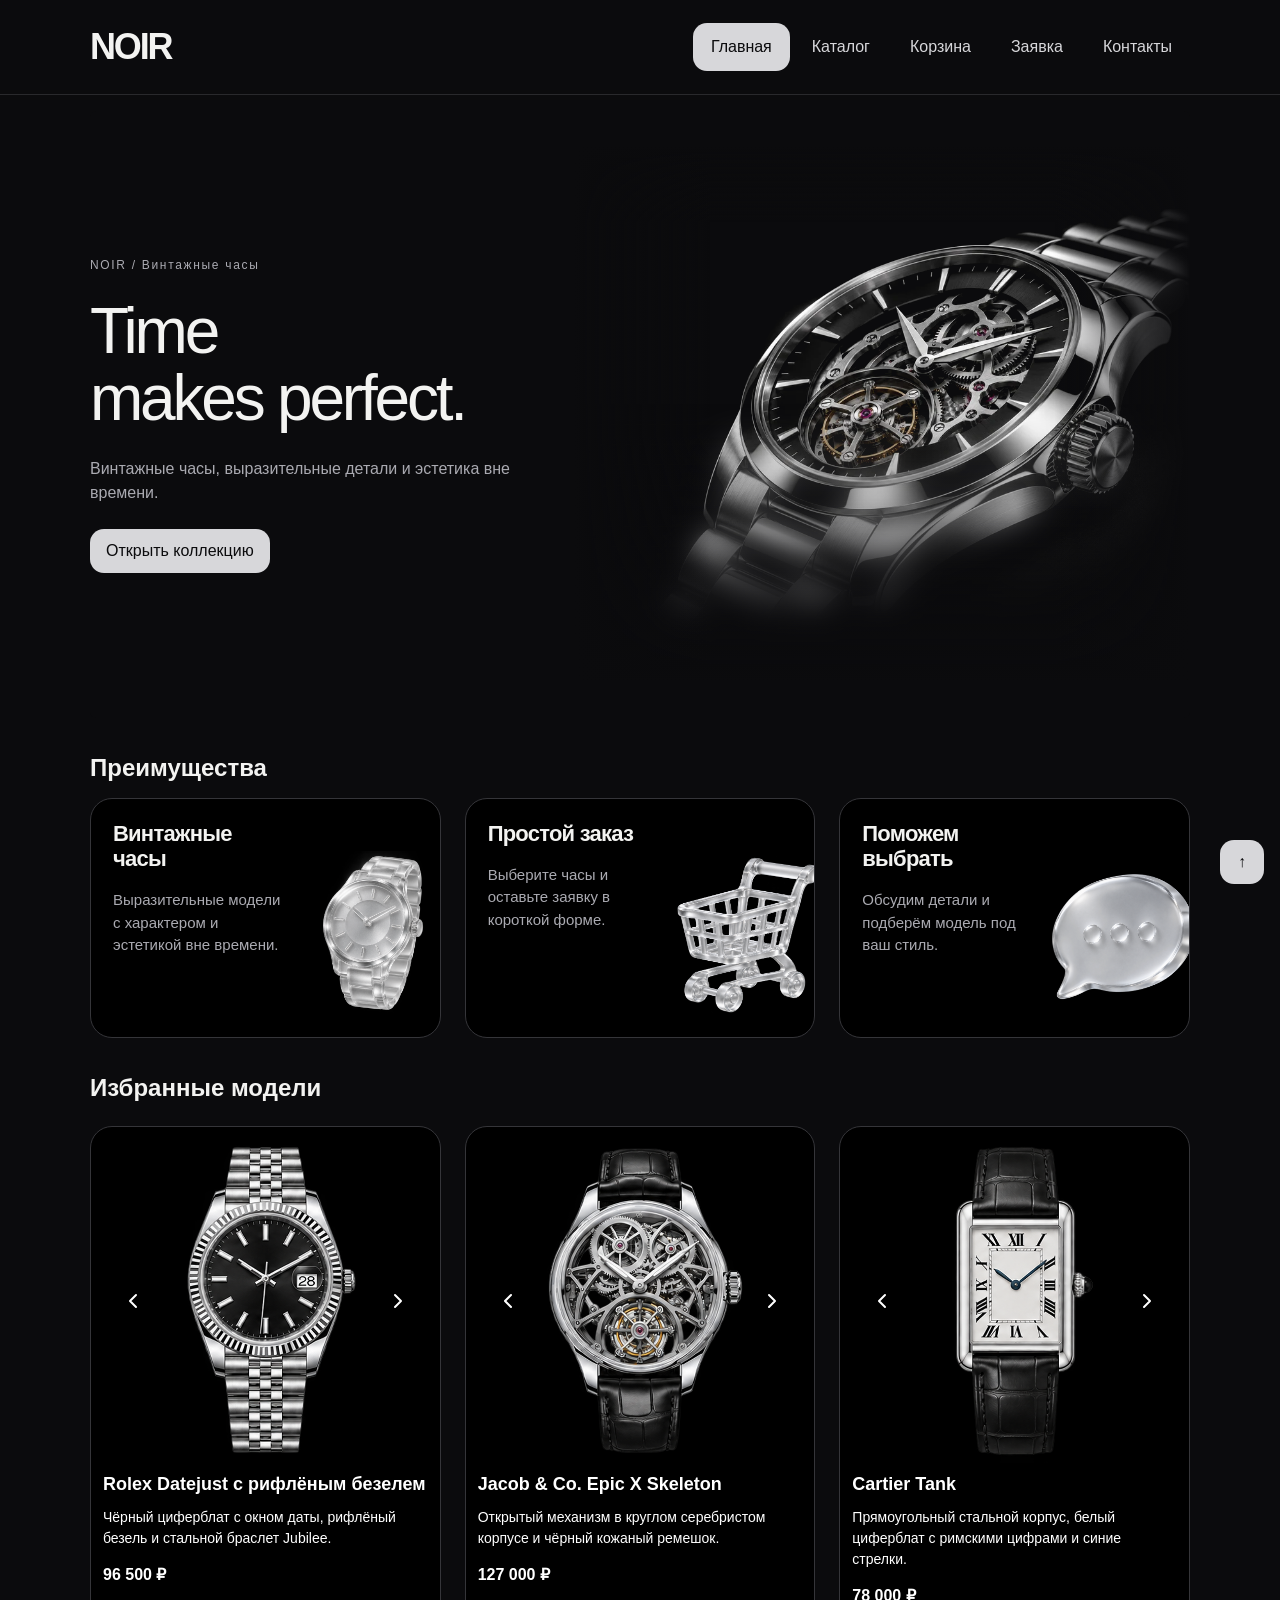
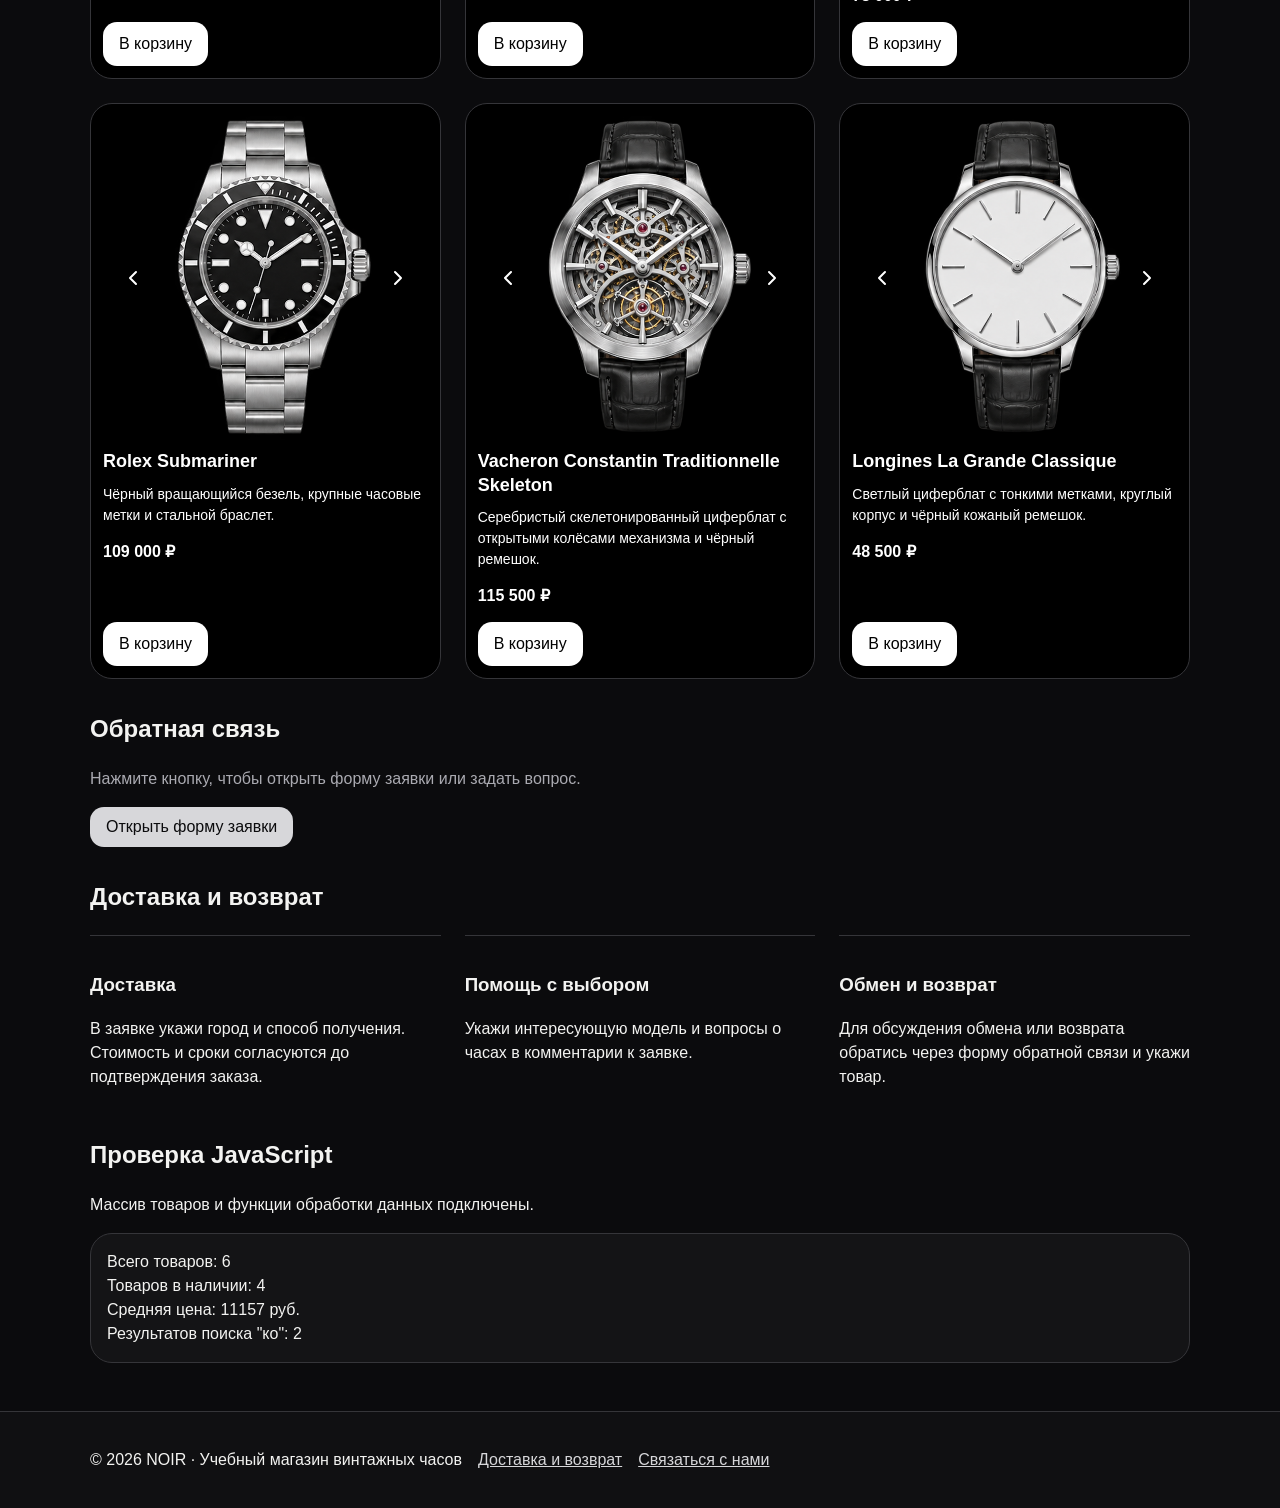
<file: index.html>
<!DOCTYPE html>
<html lang="ru">

<head>
  <meta charset="UTF-8">
  <meta name="viewport" content="width=device-width, initial-scale=1.0">
  <meta name="description" content="NOIR — учебный магазин винтажных часов. Коллекция и подбор моделей.">
  <meta property="og:type" content="website">
  <meta property="og:title" content="Главная — NOIR">
  <meta property="og:description" content="NOIR — учебный магазин винтажных часов. Коллекция и подбор моделей.">
  <title>Главная — NOIR</title>
  <link rel="stylesheet" href="css/style.css">
  <link rel="stylesheet" href="css/responsive.css">
  <script src="js/data.js" defer></script>
  <script src="js/main.js" defer></script>
  <script src="js/cart.js" defer></script>
</head>

<body id="top">
  <a class="skip-link" href="#main">Перейти к основному содержимому</a>
  <header class="site-header">
    <div class="site-header__inner">
      <a class="site-header__logo" href="index.html" aria-label="NOIR — главная">NOIR</a>

      <button class="menu-toggle button button--secondary" type="button" aria-expanded="false"
        aria-controls="site-navigation" hidden>Меню <span aria-hidden="true">＋</span></button>
      <nav class="site-nav" id="site-navigation" aria-label="Основная навигация">
        <ul class="site-nav__list">
          <li class="site-nav__item"><a class="site-nav__link site-nav__link--active" aria-current="page"
              href="index.html">Главная</a></li>
          <li class="site-nav__item"><a class="site-nav__link" href="catalog.html">Каталог</a></li>
          <li class="site-nav__item"><a class="site-nav__link" href="cart.html">Корзина</a></li>
          <li class="site-nav__item"><a class="site-nav__link" href="order.html">Заявка</a></li>
          <li class="site-nav__item"><a class="site-nav__link" href="contacts.html">Контакты</a></li>
        </ul>
      </nav>
    </div>
  </header>
  <main class="site-main" id="main" tabindex="-1">
    <section class="hero" aria-labelledby="hero-title">
      <div class="hero__content">
        <p class="hero__eyebrow">
          NOIR / Винтажные часы
        </p>

        <h1 class="hero__title" id="hero-title">
          Time<br>
          makes perfect.
        </h1>

        <p class="hero__description">
          Винтажные часы, выразительные детали
          и эстетика вне времени.
        </p>

        <a class="button button--primary hero__button" href="catalog.html">
          Открыть коллекцию
        </a>
      </div>

      <picture class="hero__media">
        <source media="(min-width: 900px)" srcset="images/noir-hero-1600.webp 1600w, images/noir-hero-960.webp 960w"
          sizes="(min-width: 1280px) 650px, 55vw">
        <img class="hero__image" src="images/noir-hero-960.webp"
          srcset="images/noir-hero-640.webp 640w, images/noir-hero-960.webp 960w" sizes="calc(100vw - 32px)"
          alt="Серебристые часы NOIR на боку: рельефный корпус и заводная головка в студийном свете" width="1536"
          height="1024" fetchpriority="high">
      </picture>
    </section>

    <h2 class="section advantages-title">Преимущества</h2>
    <ul class="advantages" id="advantages">
      <li class="advantages__item">
        <div class="advantages__content">
          <h3 class="advantages__title">Винтажные часы</h3>
          <p class="advantages__description">Выразительные модели с характером и эстетикой вне времени.</p>
        </div><img class="advantages__image" src="images/benefit-watch.png" alt="" width="1254" height="1254"
          loading="lazy">
      </li>
      <li class="advantages__item">
        <div class="advantages__content">
          <h3 class="advantages__title">Простой заказ</h3>
          <p class="advantages__description">Выберите часы и оставьте заявку в короткой форме.</p>
        </div><img class="advantages__image" src="images/benefit-cart.png" alt="" width="1254" height="1254"
          loading="lazy">
      </li>
      <li class="advantages__item">
        <div class="advantages__content">
          <h3 class="advantages__title">Поможем выбрать</h3>
          <p class="advantages__description">Обсудим детали и подберём модель под ваш стиль.</p>
        </div><img class="advantages__image" src="images/benefit-chat.png" alt="" width="1254" height="1254"
          loading="lazy">
      </li>
    </ul>

    <section class="section" id="popular">
      <h2 class="section__title">Избранные модели</h2>
      <p id="cart-message" role="status"></p>
      <div class="products-grid">
        <article class="product-card" data-product-id="1">
          <div class="watch-gallery" data-gallery="1" role="group" aria-roledescription="карусель"
            aria-label="Ракурсы Rolex Datejust с рифлёным безелем">
            <img class="product-card__image" src="images/archive-1-front-640.png"
              srcset="images/archive-1-front-320.png 320w, images/archive-1-front-640.png 640w"
              sizes="(min-width: 900px) 480px, calc(100vw - 64px)"
              alt="Rolex Datejust с рифлёным безелем — вид спереди, студийная визуализация" width="640" height="640" loading="lazy">
            <div class="watch-gallery__controls"><button class="watch-gallery__arrow" type="button" data-step="-1"
                aria-label="Предыдущий ракурс"><svg class="watch-gallery__icon" aria-hidden="true" focusable="false"
                  xmlns="http://www.w3.org/2000/svg" width="24" height="24" viewBox="0 0 24 24" fill="none"
                  stroke="currentColor" stroke-width="2" stroke-linecap="round" stroke-linejoin="round">
                  <path d="m15 18-6-6 6-6" />
                </svg>
              </button>
              <span class="watch-gallery__status" aria-live="polite" aria-atomic="true">Спереди · 1 / 3</span>
              <button class="watch-gallery__arrow" type="button" data-step="1" aria-label="Следующий ракурс"><svg
                  class="watch-gallery__icon" aria-hidden="true" focusable="false" xmlns="http://www.w3.org/2000/svg"
                  width="24" height="24" viewBox="0 0 24 24" fill="none" stroke="currentColor" stroke-width="2"
                  stroke-linecap="round" stroke-linejoin="round">
                  <path d="m9 18 6-6-6-6" />
                </svg>
              </button>
            </div>
          </div>

          <h3 class="product-card__title">
            <a href="product.html?product=1">Rolex Datejust с рифлёным безелем</a>
          </h3>

          <p class="product-card__description">Чёрный циферблат с окном даты, рифлёный безель и стальной браслет Jubilee.</p>
          <p class="product-card__price">96 500 ₽</p>

          <div class="product-card__actions">
            <button class="button button--primary product-card__button" type="button" data-action="add-to-cart"
              data-product-id="1">В корзину</button>
          </div>
        </article>

        <article class="product-card" data-product-id="2">
          <div class="watch-gallery" data-gallery="2" role="group" aria-roledescription="карусель"
            aria-label="Ракурсы Jacob &amp; Co. Epic X Skeleton">
            <img class="product-card__image" src="images/archive-2-front-640.png"
              srcset="images/archive-2-front-320.png 320w, images/archive-2-front-640.png 640w"
              sizes="(min-width: 900px) 480px, calc(100vw - 64px)"
              alt="Jacob &amp; Co. Epic X Skeleton — вид спереди, студийная визуализация" width="640" height="640" loading="lazy">
            <div class="watch-gallery__controls"><button class="watch-gallery__arrow" type="button" data-step="-1"
                aria-label="Предыдущий ракурс"><svg class="watch-gallery__icon" aria-hidden="true" focusable="false"
                  xmlns="http://www.w3.org/2000/svg" width="24" height="24" viewBox="0 0 24 24" fill="none"
                  stroke="currentColor" stroke-width="2" stroke-linecap="round" stroke-linejoin="round">
                  <path d="m15 18-6-6 6-6" />
                </svg>
              </button>
              <span class="watch-gallery__status" aria-live="polite" aria-atomic="true">Спереди · 1 / 3</span>
              <button class="watch-gallery__arrow" type="button" data-step="1" aria-label="Следующий ракурс"><svg
                  class="watch-gallery__icon" aria-hidden="true" focusable="false" xmlns="http://www.w3.org/2000/svg"
                  width="24" height="24" viewBox="0 0 24 24" fill="none" stroke="currentColor" stroke-width="2"
                  stroke-linecap="round" stroke-linejoin="round">
                  <path d="m9 18 6-6-6-6" />
                </svg>
              </button>
            </div>
          </div>

          <h3 class="product-card__title">
            <a href="product.html?product=2">Jacob &amp; Co. Epic X Skeleton</a>
          </h3>

          <p class="product-card__description">Открытый механизм в круглом серебристом корпусе и чёрный кожаный ремешок.</p>
          <p class="product-card__price">127 000 ₽</p>

          <div class="product-card__actions">
            <button class="button button--primary product-card__button" type="button" data-action="add-to-cart"
              data-product-id="2">В корзину</button>
          </div>
        </article>

        <article class="product-card" data-product-id="3">
          <div class="watch-gallery" data-gallery="3" role="group" aria-roledescription="карусель"
            aria-label="Ракурсы Cartier Tank">
            <img class="product-card__image" src="images/archive-3-front-640.png"
              srcset="images/archive-3-front-320.png 320w, images/archive-3-front-640.png 640w"
              sizes="(min-width: 900px) 480px, calc(100vw - 64px)"
              alt="Cartier Tank — вид спереди, студийная визуализация" width="640" height="640" loading="lazy">
            <div class="watch-gallery__controls"><button class="watch-gallery__arrow" type="button" data-step="-1"
                aria-label="Предыдущий ракурс"><svg class="watch-gallery__icon" aria-hidden="true" focusable="false"
                  xmlns="http://www.w3.org/2000/svg" width="24" height="24" viewBox="0 0 24 24" fill="none"
                  stroke="currentColor" stroke-width="2" stroke-linecap="round" stroke-linejoin="round">
                  <path d="m15 18-6-6 6-6" />
                </svg>
              </button>
              <span class="watch-gallery__status" aria-live="polite" aria-atomic="true">Спереди · 1 / 3</span>
              <button class="watch-gallery__arrow" type="button" data-step="1" aria-label="Следующий ракурс"><svg
                  class="watch-gallery__icon" aria-hidden="true" focusable="false" xmlns="http://www.w3.org/2000/svg"
                  width="24" height="24" viewBox="0 0 24 24" fill="none" stroke="currentColor" stroke-width="2"
                  stroke-linecap="round" stroke-linejoin="round">
                  <path d="m9 18 6-6-6-6" />
                </svg>
              </button>
            </div>
          </div>

          <h3 class="product-card__title">
            <a href="product.html?product=3">Cartier Tank</a>
          </h3>

          <p class="product-card__description">Прямоугольный стальной корпус, белый циферблат с римскими цифрами и синие стрелки.</p>
          <p class="product-card__price">78 000 ₽</p>

          <div class="product-card__actions">
            <button class="button button--primary product-card__button" type="button" data-action="add-to-cart"
              data-product-id="3">В корзину</button>
          </div>
        </article>

        <article class="product-card" data-product-id="4">
          <div class="watch-gallery" data-gallery="4" role="group" aria-roledescription="карусель"
            aria-label="Ракурсы Rolex Submariner">
            <img class="product-card__image" src="images/archive-4-front-640.png"
              srcset="images/archive-4-front-320.png 320w, images/archive-4-front-640.png 640w"
              sizes="(min-width: 900px) 480px, calc(100vw - 64px)"
              alt="Rolex Submariner — вид спереди, студийная визуализация" width="640" height="640" loading="lazy">
            <div class="watch-gallery__controls"><button class="watch-gallery__arrow" type="button" data-step="-1"
                aria-label="Предыдущий ракурс"><svg class="watch-gallery__icon" aria-hidden="true" focusable="false"
                  xmlns="http://www.w3.org/2000/svg" width="24" height="24" viewBox="0 0 24 24" fill="none"
                  stroke="currentColor" stroke-width="2" stroke-linecap="round" stroke-linejoin="round">
                  <path d="m15 18-6-6 6-6" />
                </svg>
              </button>
              <span class="watch-gallery__status" aria-live="polite" aria-atomic="true">Спереди · 1 / 3</span>
              <button class="watch-gallery__arrow" type="button" data-step="1" aria-label="Следующий ракурс"><svg
                  class="watch-gallery__icon" aria-hidden="true" focusable="false" xmlns="http://www.w3.org/2000/svg"
                  width="24" height="24" viewBox="0 0 24 24" fill="none" stroke="currentColor" stroke-width="2"
                  stroke-linecap="round" stroke-linejoin="round">
                  <path d="m9 18 6-6-6-6" />
                </svg>
              </button>
            </div>
          </div>

          <h3 class="product-card__title">
            <a href="product.html?product=4">Rolex Submariner</a>
          </h3>

          <p class="product-card__description">Чёрный вращающийся безель, крупные часовые метки и стальной браслет.</p>
          <p class="product-card__price">109 000 ₽</p>

          <div class="product-card__actions">
            <button class="button button--primary product-card__button" type="button" data-action="add-to-cart"
              data-product-id="4">В корзину</button>
          </div>
        </article>

        <article class="product-card" data-product-id="5">
          <div class="watch-gallery" data-gallery="5" role="group" aria-roledescription="карусель"
            aria-label="Ракурсы Vacheron Constantin Traditionnelle Skeleton">
            <img class="product-card__image" src="images/archive-5-front-640.png"
              srcset="images/archive-5-front-320.png 320w, images/archive-5-front-640.png 640w"
              sizes="(min-width: 900px) 480px, calc(100vw - 64px)"
              alt="Vacheron Constantin Traditionnelle Skeleton — вид спереди, студийная визуализация" width="640" height="640" loading="lazy">
            <div class="watch-gallery__controls"><button class="watch-gallery__arrow" type="button" data-step="-1"
                aria-label="Предыдущий ракурс"><svg class="watch-gallery__icon" aria-hidden="true" focusable="false"
                  xmlns="http://www.w3.org/2000/svg" width="24" height="24" viewBox="0 0 24 24" fill="none"
                  stroke="currentColor" stroke-width="2" stroke-linecap="round" stroke-linejoin="round">
                  <path d="m15 18-6-6 6-6" />
                </svg>
              </button>
              <span class="watch-gallery__status" aria-live="polite" aria-atomic="true">Спереди · 1 / 3</span>
              <button class="watch-gallery__arrow" type="button" data-step="1" aria-label="Следующий ракурс"><svg
                  class="watch-gallery__icon" aria-hidden="true" focusable="false" xmlns="http://www.w3.org/2000/svg"
                  width="24" height="24" viewBox="0 0 24 24" fill="none" stroke="currentColor" stroke-width="2"
                  stroke-linecap="round" stroke-linejoin="round">
                  <path d="m9 18 6-6-6-6" />
                </svg>
              </button>
            </div>
          </div>

          <h3 class="product-card__title">
            <a href="product.html?product=5">Vacheron Constantin Traditionnelle Skeleton</a>
          </h3>

          <p class="product-card__description">Серебристый скелетонированный циферблат с открытыми колёсами механизма и чёрный ремешок.</p>
          <p class="product-card__price">115 500 ₽</p>

          <div class="product-card__actions">
            <button class="button button--primary product-card__button" type="button" data-action="add-to-cart"
              data-product-id="5">В корзину</button>
          </div>
        </article>

        <article class="product-card" data-product-id="6">
          <div class="watch-gallery" data-gallery="6" role="group" aria-roledescription="карусель"
            aria-label="Ракурсы Longines La Grande Classique">
            <img class="product-card__image" src="images/archive-6-front-640.png"
              srcset="images/archive-6-front-320.png 320w, images/archive-6-front-640.png 640w"
              sizes="(min-width: 900px) 480px, calc(100vw - 64px)"
              alt="Longines La Grande Classique — вид спереди, студийная визуализация" width="640" height="640" loading="lazy">
            <div class="watch-gallery__controls"><button class="watch-gallery__arrow" type="button" data-step="-1"
                aria-label="Предыдущий ракурс"><svg class="watch-gallery__icon" aria-hidden="true" focusable="false"
                  xmlns="http://www.w3.org/2000/svg" width="24" height="24" viewBox="0 0 24 24" fill="none"
                  stroke="currentColor" stroke-width="2" stroke-linecap="round" stroke-linejoin="round">
                  <path d="m15 18-6-6 6-6" />
                </svg>
              </button>
              <span class="watch-gallery__status" aria-live="polite" aria-atomic="true">Спереди · 1 / 3</span>
              <button class="watch-gallery__arrow" type="button" data-step="1" aria-label="Следующий ракурс"><svg
                  class="watch-gallery__icon" aria-hidden="true" focusable="false" xmlns="http://www.w3.org/2000/svg"
                  width="24" height="24" viewBox="0 0 24 24" fill="none" stroke="currentColor" stroke-width="2"
                  stroke-linecap="round" stroke-linejoin="round">
                  <path d="m9 18 6-6-6-6" />
                </svg>
              </button>
            </div>
          </div>

          <h3 class="product-card__title">
            <a href="product.html?product=6">Longines La Grande Classique</a>
          </h3>

          <p class="product-card__description">Светлый циферблат с тонкими метками, круглый корпус и чёрный кожаный ремешок.</p>
          <p class="product-card__price">48 500 ₽</p>

          <div class="product-card__actions">
            <button class="button button--primary product-card__button" type="button" data-action="add-to-cart"
              data-product-id="6">В корзину</button>
          </div>
        </article>
      </div>
    </section>

    <section class="section" id="contacts">
      <h2 class="section__title">Обратная связь</h2>
      <p class="section__description">Нажмите кнопку, чтобы открыть форму заявки или задать вопрос.</p>
      <button class="button button--primary" type="button" id="open-order-dialog">
        Открыть форму заявки
      </button>
    </section>


    <section class="section" id="delivery">
      <h2 class="section__title">Доставка и возврат</h2>
      <div class="info-grid">
        <article class="info-block">
          <h3>Доставка</h3>
          <p>В заявке укажи город и способ получения. Стоимость и сроки согласуются до подтверждения заказа.</p>
        </article>
        <article class="info-block">
          <h3>Помощь с выбором</h3>
          <p>
            Укажи интересующую модель и вопросы о часах
            в комментарии к заявке.
          </p>
        </article>
        <article class="info-block">
          <h3>Обмен и возврат</h3>
          <p>Для обсуждения обмена или возврата обратись через форму обратной связи и укажи товар.</p>
        </article>
      </div>
    </section>

    <section class="section js-check" aria-labelledby="js-check-title">
      <h2 class="section__title" id="js-check-title">Проверка JavaScript</h2>
      <p class="js-message">JavaScript пока не выполнился.</p>
      <pre class="product-output"></pre>
    </section>
  </main>
  <footer class="site-footer">
    <div class="site-footer__inner">
      <p class="site-footer__text">&copy; 2026 NOIR · Учебный магазин винтажных часов</p>
      <a href="index.html#delivery">Доставка и возврат</a><a href="contacts.html">Связаться с нами</a>
    </div>
  </footer>
  <a class="back-to-top" href="#top" aria-label="Наверх">↑</a>
  <dialog class="order-dialog" id="order-dialog" aria-labelledby="order-dialog-title">
    <h2 class="order-dialog__title" id="order-dialog-title" tabindex="-1">Оформление заявки</h2>
    <form class="order-form" id="order-form" action="#" method="post" novalidate>
      <p class="order-form__hint">Поля со звёздочкой (*) обязательны. Учебная форма не отправляет данные на сервер.</p>
      <div class="order-form__field">
        <label class="order-form__label" for="selected-product">Товар</label>
        <input class="order-form__input" id="selected-product" name="selected-product" type="text" readonly
          placeholder="Консультация по подбору часов">
      </div>

      <div class="order-form__field">
        <label class="order-form__label" for="order-name">Имя *</label>
        <input class="order-form__input" id="order-name" name="name" type="text" placeholder="Введите ваше имя"
          minlength="2" autocomplete="given-name" required aria-describedby="order-name-error">
        <p class="form-error" id="order-name-error" hidden></p>
      </div>

      <div class="order-form__field">
        <label class="order-form__label" for="order-email">E-mail *</label>
        <input class="order-form__input" id="order-email" name="email" type="email" placeholder="example@mail.ru"
          autocomplete="email" required aria-describedby="order-email-error">
        <p class="form-error" id="order-email-error" hidden></p>
      </div>

      <div class="order-form__field">
        <label class="order-form__label" for="order-phone">Телефон *</label>
        <input class="order-form__input" aria-describedby="order-phone-hint order-phone-error" id="order-phone"
          name="phone" type="tel" autocomplete="tel" inputmode="tel" placeholder="+7 (900) 000-00-00"
          pattern="^\+7 \(\d{3}\) \d{3}-\d{2}-\d{2}$" required>
        <small class="order-form__hint" id="order-phone-hint">Формат: +7 (900) 000-00-00</small>
        <p class="form-error" id="order-phone-error" hidden></p>
      </div>

      <div class="order-form__field">
        <label class="order-form__label" for="order-contact-method">
          Предпочтительный способ связи *</label>

        <select class="order-form__select" id="order-contact-method" name="contact-method" required
          aria-describedby="order-contact-method-error">
          <option value="">Выберите способ связи</option>
          <option value="email">Электронная почта</option>
          <option value="phone">Телефонный звонок</option>
        </select>
        <p class="form-error" id="order-contact-method-error" hidden></p>
      </div>

      <div class="order-form__field">
        <label class="order-form__label" for="order-topic">Тема заявки *</label>
        <select class="order-form__select" id="order-topic" name="topic" required aria-describedby="order-topic-error">
          <option value="">Выберите тему</option>
          <option value="product">Заказ товара</option>
          <option value="consultation">Консультация</option>
          <option value="delivery">Доставка</option>
        </select>
        <p class="form-error" id="order-topic-error" hidden></p>
      </div>

      <div class="order-form__field">
        <label class="order-form__label" for="order-comment">Комментарий</label>
        <textarea class="order-form__textarea" id="order-comment" name="comment" rows="4"
          placeholder="Укажите дополнительную информацию"></textarea>
      </div>

      <div class="order-form__field order-form__field--checkbox">
        <label class="order-form__label" for="order-agreement">
          <input class="order-form__checkbox" id="order-agreement" name="agreement" type="checkbox" required
            aria-describedby="order-agreement-error">
          Я согласен на обработку данных для ответа на заявку *</label>
        <p class="form-error" id="order-agreement-error" hidden></p>
      </div>

      <div class="order-form__actions">
        <button class="button button--secondary" type="button" id="close-order-dialog">Закрыть</button>
        <button class="button button--primary" type="submit">Отправить заявку</button>
      </div>
    </form>
  </dialog>
  <p class="success-message" id="success-message" role="status" tabindex="-1" hidden>Заявка проверена. Это учебная
    демонстрация —
    данные не отправлены.</p>

</body>

</html>
</file>
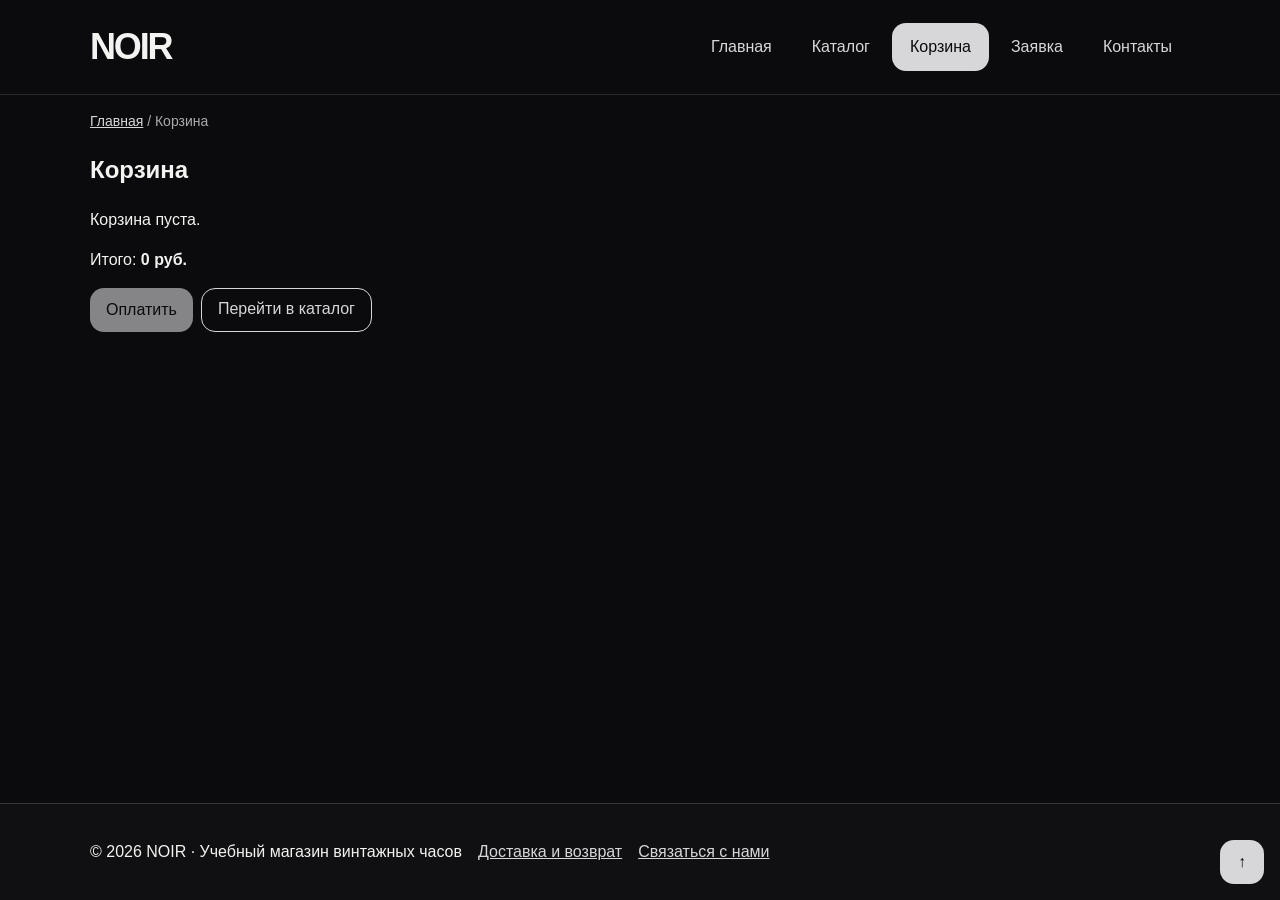
<file: cart.html>
<!DOCTYPE html>
<html lang="ru">

<head>
  <meta charset="UTF-8">
  <meta name="viewport" content="width=device-width, initial-scale=1.0">
  <meta name="description" content="Выбранные часы NOIR и общая стоимость корзины.">
  <title>Корзина — NOIR</title>
  <link rel="stylesheet" href="css/style.css">
  <link rel="stylesheet" href="css/responsive.css">
  <script src="js/data.js" defer></script>
  <script src="js/main.js" defer></script>
  <script src="js/cart.js" defer></script>
</head>

<body id="top">
  <a class="skip-link" href="#main">Перейти к основному содержимому</a>
  <header class="site-header">
    <div class="site-header__inner">
      <a class="site-header__logo" href="index.html" aria-label="NOIR — главная">NOIR</a>

      <button class="menu-toggle button button--secondary" type="button" aria-expanded="false"
        aria-controls="site-navigation" hidden>Меню <span aria-hidden="true">＋</span></button>
      <nav class="site-nav" id="site-navigation" aria-label="Основная навигация">
        <ul class="site-nav__list">
          <li class="site-nav__item"><a class="site-nav__link" href="index.html">Главная</a></li>
          <li class="site-nav__item"><a class="site-nav__link" href="catalog.html">Каталог</a></li>
          <li class="site-nav__item"><a class="site-nav__link site-nav__link--active" aria-current="page"
              href="cart.html">Корзина</a></li>
          <li class="site-nav__item"><a class="site-nav__link" href="order.html">Заявка</a></li>
          <li class="site-nav__item"><a class="site-nav__link" href="contacts.html">Контакты</a></li>
        </ul>
      </nav>
    </div>
  </header>
  <main class="site-main" id="main" tabindex="-1">
    <nav class="breadcrumbs" aria-label="Хлебные крошки">
      <a class="breadcrumbs__link" href="index.html">Главная</a>
      <span class="breadcrumbs__current" aria-current="page">Корзина</span>
    </nav>

    <section class="section">
      <h1 class="section__title">Корзина</h1>
      <p id="cart-empty">Корзина пуста.</p>
      <ul class="cart-items" id="cart-items" aria-label="Товары в корзине" hidden></ul>
      <form class="cart-promo" id="cart-promo" hidden>
        <label for="cart-promo-code">Промокод</label>
        <div class="cart-promo__fields">
          <input class="order-form__input" id="cart-promo-code" type="text" autocomplete="off" spellcheck="false">
          <button class="button button--secondary" type="submit">Применить</button>
        </div>
        <p id="cart-promo-message" role="status"></p>
      </form>
      <p id="cart-discount" hidden>Скидка 15%: <strong id="cart-discount-value"></strong></p>
      <p>Итого: <strong id="cart-total">0 руб.</strong></p>
      <p id="cart-message" role="status"></p>
      <div class="cart-checkout">
        <button class="button button--primary" type="button" disabled>Оплатить</button>
        <a class="button button--secondary" id="cart-catalog-link" href="catalog.html">Перейти в каталог</a>
      </div>
    </section>
  </main>
  <footer class="site-footer">
    <div class="site-footer__inner">
      <p class="site-footer__text">&copy; 2026 NOIR · Учебный магазин винтажных часов</p>
      <a href="index.html#delivery">Доставка и возврат</a><a href="contacts.html">Связаться с нами</a>
    </div>
  </footer>
  <a class="back-to-top" href="#top" aria-label="Наверх">↑</a>
</body>

</html>
</file>
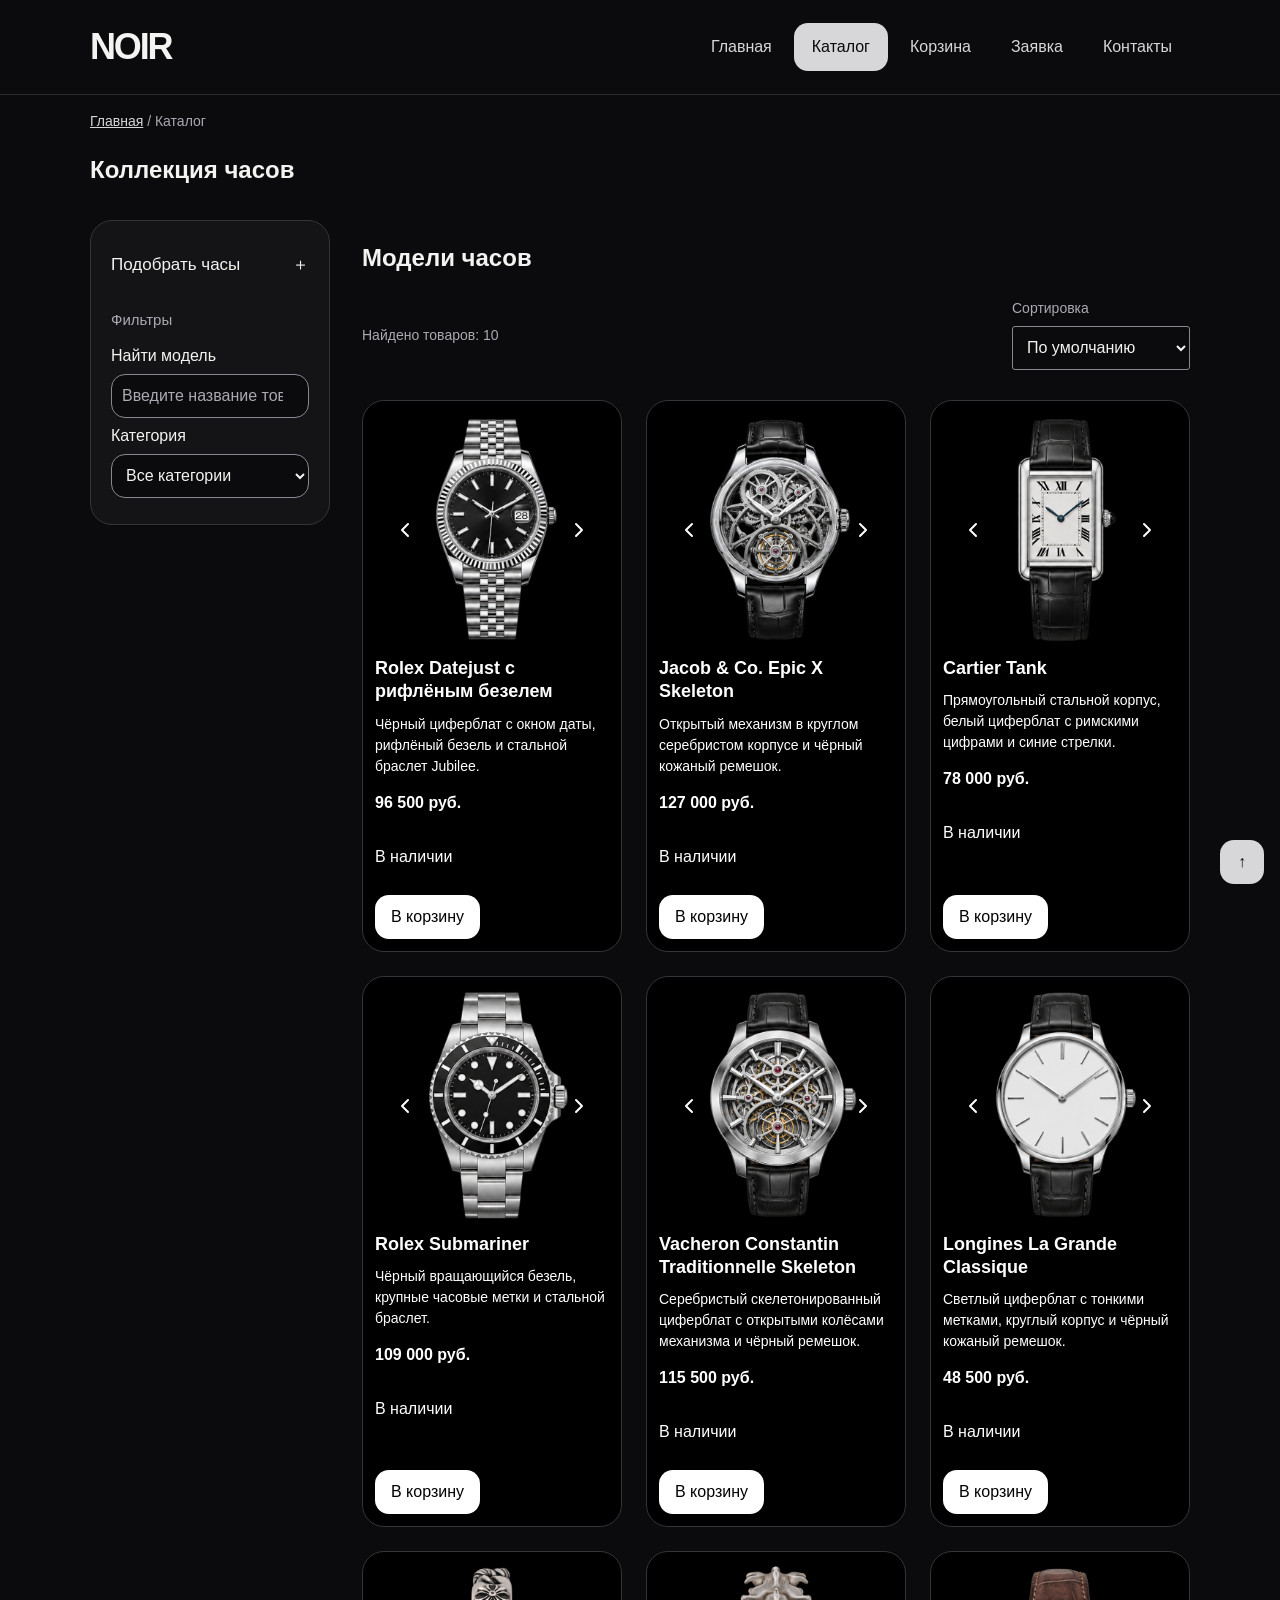
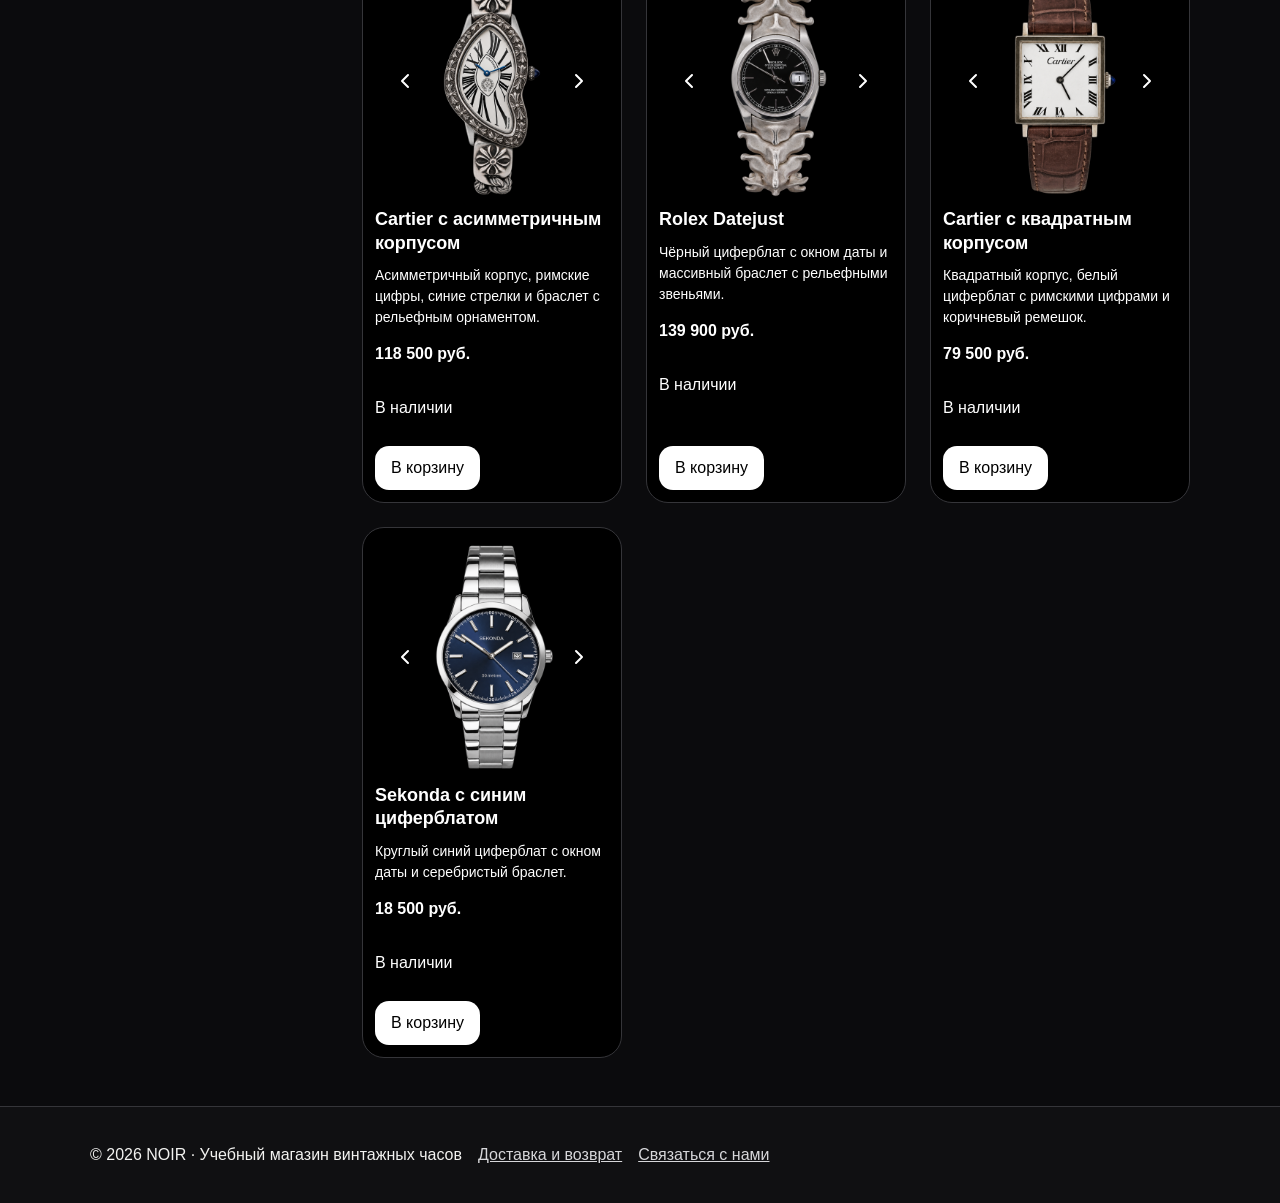
<file: catalog.html>
<!DOCTYPE html>
<html lang="ru">

<head>
  <meta charset="UTF-8">
  <meta name="viewport" content="width=device-width, initial-scale=1.0">
  <meta name="description"
    content="Коллекция часов NOIR: модели с ручным заводом, автоматическим и кварцевым механизмом.">
  <meta property="og:type" content="website">
  <meta property="og:title" content="Каталог — NOIR">
  <meta property="og:description"
    content="Коллекция часов NOIR: модели с ручным заводом, автоматическим и кварцевым механизмом.">
  <title>Каталог — NOIR</title>
  <link rel="stylesheet" href="css/style.css">
  <link rel="stylesheet" href="css/responsive.css">
  <script src="js/data.js" defer></script>
  <script src="js/main.js" defer></script>
  <script src="js/cart.js" defer></script>
  <script src="js/catalog.js" defer></script>
</head>

<body id="top">
  <a class="skip-link" href="#main">Перейти к основному содержимому</a>
  <header class="site-header">
    <div class="site-header__inner">
      <a class="site-header__logo" href="index.html" aria-label="NOIR — главная">NOIR</a>

      <button class="menu-toggle button button--secondary" type="button" aria-expanded="false"
        aria-controls="site-navigation" hidden>Меню <span aria-hidden="true">＋</span></button>
      <nav class="site-nav" id="site-navigation" aria-label="Основная навигация">
        <ul class="site-nav__list">
          <li class="site-nav__item"><a class="site-nav__link" href="index.html">Главная</a></li>
          <li class="site-nav__item"><a class="site-nav__link site-nav__link--active" aria-current="page"
              href="catalog.html">Каталог</a></li>
          <li class="site-nav__item"><a class="site-nav__link" href="cart.html">Корзина</a></li>
          <li class="site-nav__item"><a class="site-nav__link" href="order.html">Заявка</a></li>
          <li class="site-nav__item"><a class="site-nav__link" href="contacts.html">Контакты</a></li>
        </ul>
      </nav>
    </div>
  </header>
  <main class="site-main" id="main" tabindex="-1">

    <nav class="breadcrumbs" aria-label="Хлебные крошки">
      <a class="breadcrumbs__link" href="index.html">Главная</a>
      <span class="breadcrumbs__current" aria-current="page">Каталог</span>
    </nav>

    <section class="section">
      <h1 class="section__title">Коллекция часов</h1>
    </section>

    <section class="catalog-layout" aria-labelledby="catalog-products-title">
      <aside class="catalog-filters">
        <details class="filter-disclosure" open>
          <summary>Подобрать часы <span aria-hidden="true">＋</span></summary>
          <h2 class="catalog-filters__title">Фильтры</h2>
          <label for="catalog-search">Найти модель</label>
          <input class="catalog-filters__input" id="catalog-search" type="search"
            placeholder="Введите название товара" autocomplete="off">

          <label for="category-filter">Категория</label>
          <select class="catalog-filters__input" id="category-filter">
            <option value="all">Все категории</option>
            <option value="Ручной завод">Ручной завод</option>
            <option value="Автоматический механизм">Автоматический механизм</option>
            <option value="Кварцевый механизм">Кварцевый механизм</option>
          </select>
        </details>
      </aside>

      <section class="catalog-layout__products">
        <h2 class="catalog-layout__title" id="catalog-products-title">Модели часов</h2>
        <div class="catalog-toolbar">
          <p class="catalog-count" aria-live="polite"></p>
          <div>
            <label for="sort-select">Сортировка</label>
            <select class="catalog-filters__input" id="sort-select">
              <option value="default">По умолчанию</option>
              <option value="price-asc">Сначала дешевле</option>
              <option value="price-desc">Сначала дороже</option>
              <option value="title-asc">По названию А-Я</option>
            </select>
          </div>
        </div>
        <p class="catalog-empty" hidden>По выбранным условиям товары не найдены.</p>
        <p id="cart-message" role="status"></p>
        <div class="products-grid" data-products-container></div>
      </section>
    </section>
    <template id="catalog-gallery">
      <div class="watch-gallery" role="group" aria-roledescription="карусель">
        <img class="product-card__image" sizes="(min-width: 900px) 480px, calc(100vw - 64px)"
          alt="" width="640" height="640" loading="lazy">
        <div class="watch-gallery__controls"><button class="watch-gallery__arrow" type="button" data-step="-1"
            aria-label="Предыдущий ракурс"><svg class="watch-gallery__icon" aria-hidden="true" focusable="false"
              xmlns="http://www.w3.org/2000/svg" width="24" height="24" viewBox="0 0 24 24" fill="none"
              stroke="currentColor" stroke-width="2" stroke-linecap="round" stroke-linejoin="round">
              <path d="m15 18-6-6 6-6" />
            </svg>
          </button>
          <span class="watch-gallery__status" aria-live="polite" aria-atomic="true">Спереди · 1 / 3</span>
          <button class="watch-gallery__arrow" type="button" data-step="1" aria-label="Следующий ракурс"><svg
              class="watch-gallery__icon" aria-hidden="true" focusable="false" xmlns="http://www.w3.org/2000/svg"
              width="24" height="24" viewBox="0 0 24 24" fill="none" stroke="currentColor" stroke-width="2"
              stroke-linecap="round" stroke-linejoin="round">
              <path d="m9 18 6-6-6-6" />
            </svg>
          </button>
        </div>
      </div>
    </template>
  </main>
  <footer class="site-footer">
    <div class="site-footer__inner">
      <p class="site-footer__text">&copy; 2026 NOIR · Учебный магазин винтажных часов</p>
      <a href="index.html#delivery">Доставка и возврат</a><a href="contacts.html">Связаться с нами</a>
    </div>
  </footer>
  <a class="back-to-top" href="#top" aria-label="Наверх">↑</a>

</body>

</html>
</file>
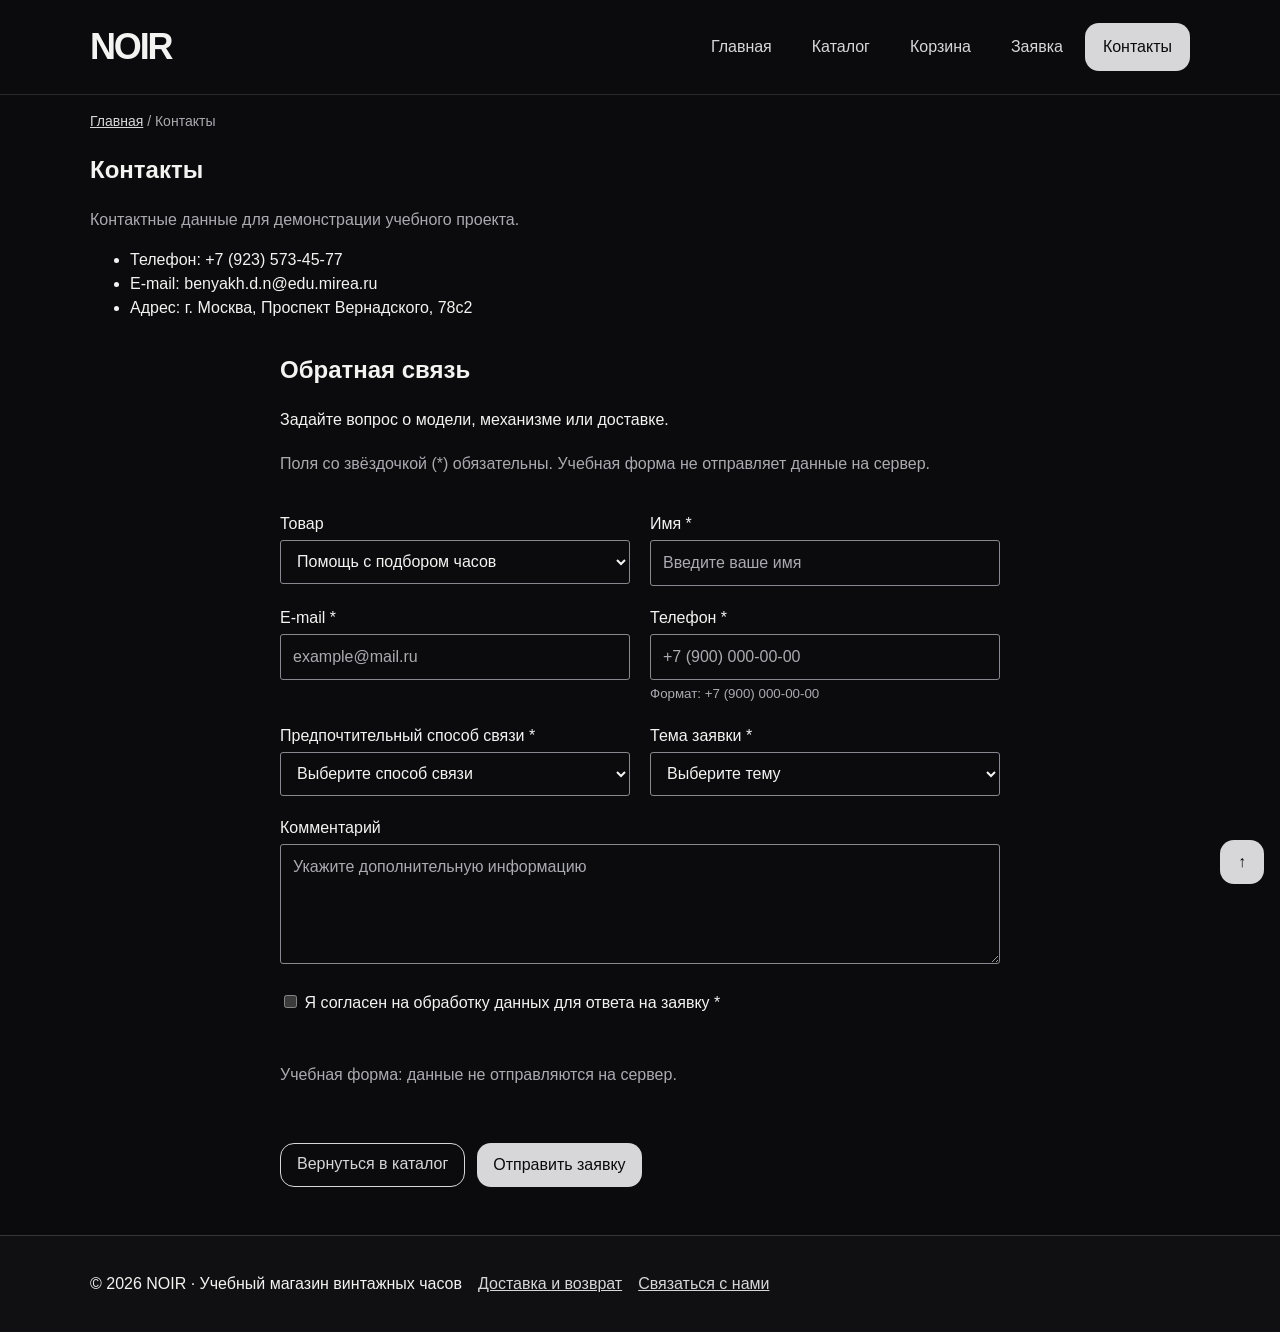
<file: contacts.html>
<!DOCTYPE html>
<html lang="ru">

<head>
  <meta charset="UTF-8">
  <meta name="viewport" content="width=device-width, initial-scale=1.0">
  <meta name="description" content="Контактная информация учебного магазина винтажных часов NOIR.">
  <meta property="og:type" content="website">
  <meta property="og:title" content="Контакты — NOIR">
  <meta property="og:description" content="Контактная информация учебного магазина винтажных часов NOIR.">
  <title>Контакты — NOIR</title>
  <link rel="stylesheet" href="css/style.css">
  <link rel="stylesheet" href="css/responsive.css">
  <script src="js/data.js" defer></script>
  <script src="js/main.js" defer></script>
</head>

<body id="top">
  <a class="skip-link" href="#main">Перейти к основному содержимому</a>
  <header class="site-header">
    <div class="site-header__inner">
      <a class="site-header__logo" href="index.html" aria-label="NOIR — главная">NOIR</a>

      <button class="menu-toggle button button--secondary" type="button" aria-expanded="false"
        aria-controls="site-navigation" hidden>Меню <span aria-hidden="true">＋</span></button>
      <nav class="site-nav" id="site-navigation" aria-label="Основная навигация">
        <ul class="site-nav__list">
          <li class="site-nav__item"><a class="site-nav__link" href="index.html">Главная</a></li>
          <li class="site-nav__item"><a class="site-nav__link" href="catalog.html">Каталог</a></li>
          <li class="site-nav__item"><a class="site-nav__link" href="cart.html">Корзина</a></li>
          <li class="site-nav__item"><a class="site-nav__link" href="order.html">Заявка</a></li>
          <li class="site-nav__item"><a class="site-nav__link site-nav__link--active" aria-current="page"
              href="contacts.html">Контакты</a></li>
        </ul>
      </nav>
    </div>
  </header>
  <main class="site-main" id="main" tabindex="-1">

    <nav class="breadcrumbs" aria-label="Хлебные крошки">
      <a class="breadcrumbs__link" href="index.html">Главная</a>
      <span class="breadcrumbs__current" aria-current="page">Контакты</span>
    </nav>

    <section class="section">
      <h1 class="section__title">Контакты</h1>
      <p class="section__description">Контактные данные для демонстрации учебного проекта.</p>

      <ul>
        <li>Телефон: +7 (923) 573-45-77</li>
        <li>E-mail: benyakh.d.n@edu.mirea.ru</li>
        <li>Адрес: г. Москва, Проспект Вернадского, 78с2</li>
      </ul>
    </section>


    <section class="section order-page" id="feedback">
      <h2 class="section__title">Обратная связь</h2>
      <p>Задайте вопрос о модели, механизме или доставке.</p>
      <form class="order-form" id="order-form" action="#" method="post" novalidate>
        <p class="order-form__hint">Поля со звёздочкой (*) обязательны. Учебная форма не отправляет данные на сервер.
        </p>
        <div class="order-form__field">
          <label class="order-form__label" for="selected-product">Товар</label>
          <select class="order-form__select" id="selected-product" name="selected-product">
            <option value="">Помощь с подбором часов</option>
            <option>Rolex Datejust с рифлёным безелем</option>
            <option>Jacob &amp; Co. Epic X Skeleton</option>
            <option>Cartier Tank</option>
            <option>Rolex Submariner</option>
            <option>Vacheron Constantin Traditionnelle Skeleton</option>
            <option>Longines La Grande Classique</option>
            <option>Cartier с асимметричным корпусом</option>
            <option>Rolex Datejust</option>
            <option>Cartier с квадратным корпусом</option>
            <option>Sekonda с синим циферблатом</option>
          </select>
        </div>

        <div class="order-form__field">
          <label class="order-form__label" for="order-name">Имя *</label>
          <input class="order-form__input" id="order-name" name="name" type="text" placeholder="Введите ваше имя"
            minlength="2" autocomplete="given-name" required aria-describedby="order-name-error">
          <p class="form-error" id="order-name-error" hidden></p>
        </div>

        <div class="order-form__field">
          <label class="order-form__label" for="order-email">E-mail *</label>
          <input class="order-form__input" id="order-email" name="email" type="email" placeholder="example@mail.ru"
            autocomplete="email" required aria-describedby="order-email-error">
          <p class="form-error" id="order-email-error" hidden></p>
        </div>

        <div class="order-form__field">
          <label class="order-form__label" for="order-phone">Телефон *</label>
          <input class="order-form__input" aria-describedby="order-phone-hint order-phone-error" id="order-phone"
            name="phone" type="tel" autocomplete="tel" inputmode="tel" placeholder="+7 (900) 000-00-00"
            pattern="^\+7 \(\d{3}\) \d{3}-\d{2}-\d{2}$" required>
          <small class="order-form__hint" id="order-phone-hint">Формат: +7 (900) 000-00-00</small>
          <p class="form-error" id="order-phone-error" hidden></p>
        </div>

        <div class="order-form__field">
          <label class="order-form__label" for="order-contact-method">
            Предпочтительный способ связи *</label>

          <select class="order-form__select" id="order-contact-method" name="contact-method" required
            aria-describedby="order-contact-method-error">
            <option value="">Выберите способ связи</option>
            <option value="email">Электронная почта</option>
            <option value="phone">Телефонный звонок</option>
          </select>
          <p class="form-error" id="order-contact-method-error" hidden></p>
        </div>

        <div class="order-form__field">
          <label class="order-form__label" for="order-topic">Тема заявки *</label>
          <select class="order-form__select" id="order-topic" name="topic" required
            aria-describedby="order-topic-error">
            <option value="">Выберите тему</option>
            <option value="product">Заказ товара</option>
            <option value="consultation">Консультация</option>
            <option value="delivery">Доставка</option>
          </select>
          <p class="form-error" id="order-topic-error" hidden></p>
        </div>

        <div class="order-form__field order-form__field--wide">
          <label class="order-form__label" for="order-comment">Комментарий</label>
          <textarea class="order-form__textarea" id="order-comment" name="comment" rows="4"
            placeholder="Укажите дополнительную информацию"></textarea>
        </div>

        <div class="order-form__field order-form__field--checkbox">
          <label class="order-form__label" for="order-agreement">
            <input class="order-form__checkbox" id="order-agreement" name="agreement" type="checkbox" required
              aria-describedby="order-agreement-error">
            Я согласен на обработку данных для ответа на заявку *</label>
          <p class="form-error" id="order-agreement-error" hidden></p>
        </div>

        <p class="order-form__hint">Учебная форма: данные не отправляются на сервер.</p>
        <div class="order-form__actions">
          <a class="button button--secondary" href="catalog.html">Вернуться в каталог</a>
          <button class="button button--primary" type="submit">Отправить заявку</button>
        </div>
      </form>
      <div class="success-message" id="success-message" role="status" tabindex="-1" hidden>Спасибо! Учебная форма
        успешно проверена. Данные на сервер не отправлялись.</div>
    </section>
  </main>
  <footer class="site-footer">
    <div class="site-footer__inner">
      <p class="site-footer__text">&copy; 2026 NOIR · Учебный магазин винтажных часов</p>
      <a href="index.html#delivery">Доставка и возврат</a><a href="contacts.html">Связаться с нами</a>
    </div>
  </footer>
  <a class="back-to-top" href="#top" aria-label="Наверх">↑</a>

</body>

</html>
</file>
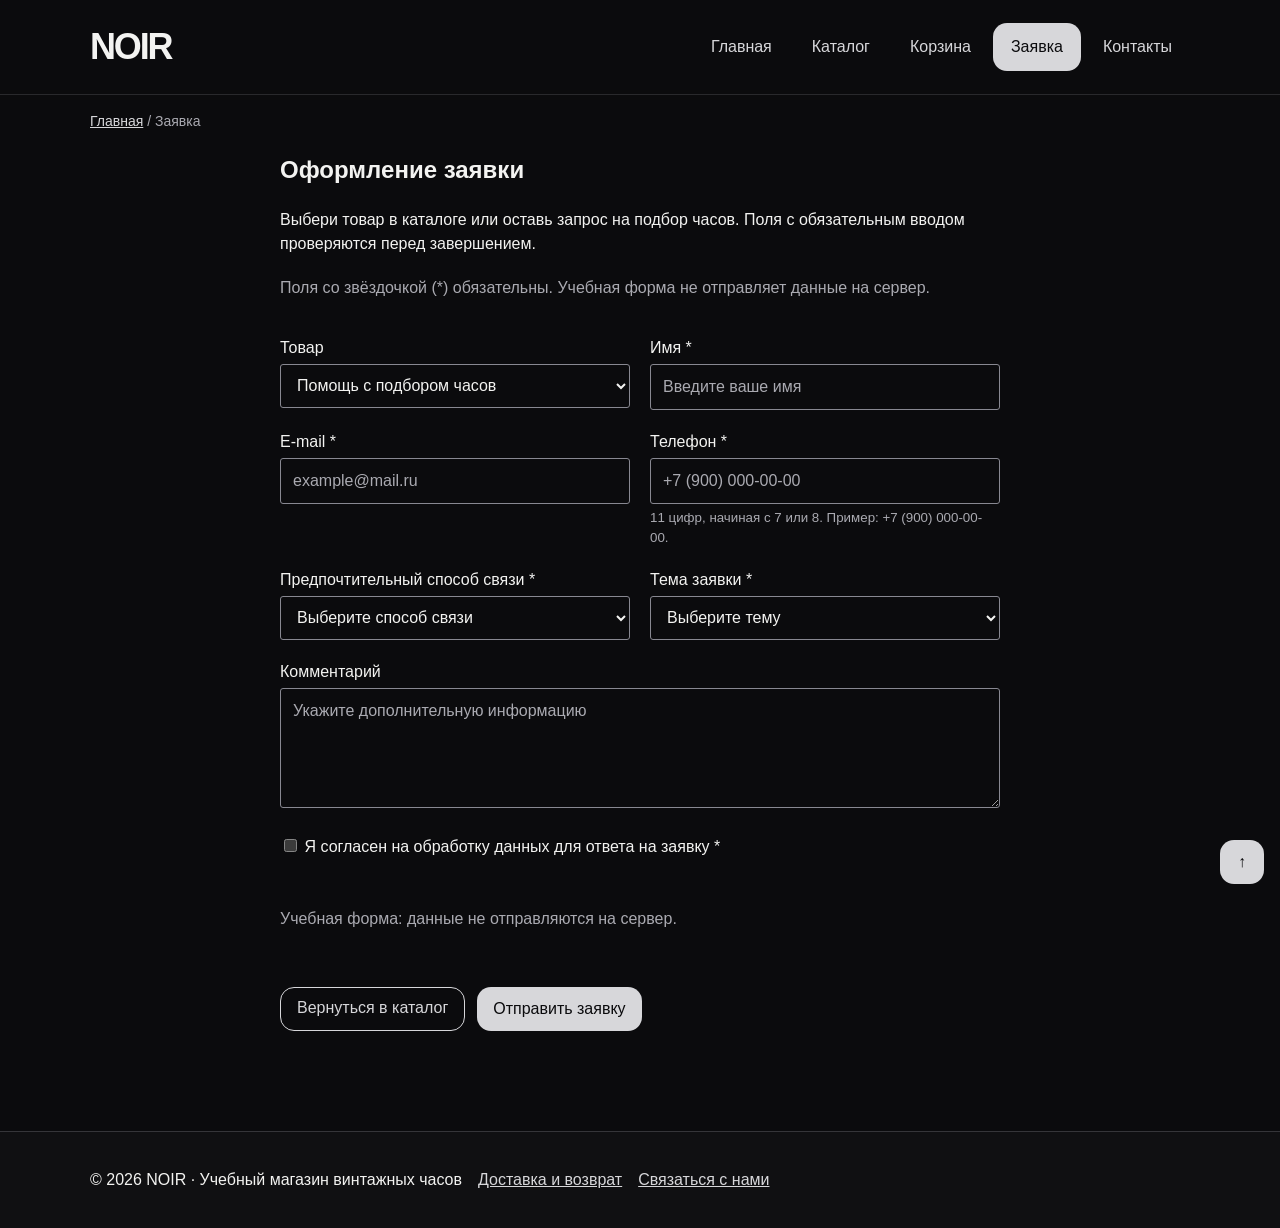
<file: order.html>
<!DOCTYPE html>
<html lang="ru">

<head>
  <meta charset="UTF-8">
  <meta name="viewport" content="width=device-width, initial-scale=1.0">
  <meta name="description" content="Учебная форма заявки на часы NOIR и консультацию по выбору модели.">
  <meta property="og:type" content="website">
  <meta property="og:title" content="Заявка — NOIR">
  <meta property="og:description" content="Учебная форма заявки на часы NOIR и консультацию по выбору модели.">
  <title>Заявка — NOIR</title>
  <link rel="stylesheet" href="css/style.css">
  <link rel="stylesheet" href="css/responsive.css">
  <script src="js/data.js" defer></script>
  <script src="js/main.js" defer></script>
  <script src="js/validation.js" defer></script>
</head>

<body id="top">
  <a class="skip-link" href="#main">Перейти к основному содержимому</a>
  <header class="site-header">
    <div class="site-header__inner">
      <a class="site-header__logo" href="index.html" aria-label="NOIR — главная">NOIR</a>

      <button class="menu-toggle button button--secondary" type="button" aria-expanded="false"
        aria-controls="site-navigation" hidden>Меню <span aria-hidden="true">＋</span></button>
      <nav class="site-nav" id="site-navigation" aria-label="Основная навигация">
        <ul class="site-nav__list">
          <li class="site-nav__item"><a class="site-nav__link" href="index.html">Главная</a></li>
          <li class="site-nav__item"><a class="site-nav__link" href="catalog.html">Каталог</a></li>
          <li class="site-nav__item"><a class="site-nav__link" href="cart.html">Корзина</a></li>
          <li class="site-nav__item"><a class="site-nav__link site-nav__link--active" aria-current="page"
              href="order.html">Заявка</a></li>
          <li class="site-nav__item"><a class="site-nav__link" href="contacts.html">Контакты</a></li>
        </ul>
      </nav>
    </div>
  </header>
  <main class="site-main" id="main" tabindex="-1">
    <nav class="breadcrumbs" aria-label="Хлебные крошки"><a class="breadcrumbs__link" href="index.html">Главная</a>
      <span class="breadcrumbs__current" aria-current="page">Заявка</span>
    </nav>
    <section class="section order-page">
      <h1>Оформление заявки</h1>
      <p>Выбери товар в каталоге или оставь запрос на подбор часов. Поля с обязательным вводом проверяются перед
        завершением.</p>
      <form class="order-form" id="order-form" action="#" method="post" novalidate>
        <p class="order-form__hint">Поля со звёздочкой (*) обязательны. Учебная форма не отправляет данные на сервер.
        </p>
        <div class="order-form__field">
          <label class="order-form__label" for="selected-product">Товар</label>
          <select class="order-form__select" id="selected-product" name="selected-product">
            <option value="">Помощь с подбором часов</option>
            <option>Rolex Datejust с рифлёным безелем</option>
            <option>Jacob &amp; Co. Epic X Skeleton</option>
            <option>Cartier Tank</option>
            <option>Rolex Submariner</option>
            <option>Vacheron Constantin Traditionnelle Skeleton</option>
            <option>Longines La Grande Classique</option>
            <option>Cartier с асимметричным корпусом</option>
            <option>Rolex Datejust</option>
            <option>Cartier с квадратным корпусом</option>
            <option>Sekonda с синим циферблатом</option>
          </select>
        </div>

        <div class="order-form__field">
          <label class="order-form__label" for="order-name">Имя *</label>
          <input class="order-form__input" id="order-name" name="name" type="text" placeholder="Введите ваше имя"
            minlength="2" autocomplete="given-name" required aria-describedby="order-name-error">
          <p class="form-error" id="order-name-error" hidden></p>
        </div>

        <div class="order-form__field">
          <label class="order-form__label" for="order-email">E-mail *</label>
          <input class="order-form__input" id="order-email" name="email" type="email" placeholder="example@mail.ru"
            autocomplete="email" required aria-describedby="order-email-error">
          <p class="form-error" id="order-email-error" hidden></p>
        </div>

        <div class="order-form__field">
          <label class="order-form__label" for="order-phone">Телефон *</label>
          <input class="order-form__input" aria-describedby="order-phone-hint order-phone-error" id="order-phone"
            name="phone" type="tel" autocomplete="tel" inputmode="tel" placeholder="+7 (900) 000-00-00" required>
          <small class="order-form__hint" id="order-phone-hint">11 цифр, начиная с 7 или 8. Пример: +7 (900) 000-00-00.</small>
          <p class="form-error" id="order-phone-error" hidden></p>
        </div>

        <div class="order-form__field">
          <label class="order-form__label" for="order-contact-method">
            Предпочтительный способ связи *</label>

          <select class="order-form__select" id="order-contact-method" name="contact-method" required
            aria-describedby="order-contact-method-error">
            <option value="">Выберите способ связи</option>
            <option value="email">Электронная почта</option>
            <option value="phone">Телефонный звонок</option>
          </select>
          <p class="form-error" id="order-contact-method-error" hidden></p>
        </div>

        <div class="order-form__field">
          <label class="order-form__label" for="order-topic">Тема заявки *</label>
          <select class="order-form__select" id="order-topic" name="topic" required
            aria-describedby="order-topic-error">
            <option value="">Выберите тему</option>
            <option value="product">Заказ товара</option>
            <option value="consultation">Консультация</option>
            <option value="delivery">Доставка</option>
          </select>
          <p class="form-error" id="order-topic-error" hidden></p>
        </div>

        <div class="order-form__field order-form__field--wide">
          <label class="order-form__label" for="order-comment">Комментарий</label>
          <textarea class="order-form__textarea" id="order-comment" name="comment" rows="4"
            placeholder="Укажите дополнительную информацию"></textarea>
        </div>

        <div class="order-form__field order-form__field--checkbox">
          <label class="order-form__label" for="order-agreement">
            <input class="order-form__checkbox" id="order-agreement" name="agreement" type="checkbox" required
              aria-describedby="order-agreement-error">
            Я согласен на обработку данных для ответа на заявку *</label>
          <p class="form-error" id="order-agreement-error" hidden></p>
        </div>

        <p class="order-form__hint">Учебная форма: данные не отправляются на сервер.</p>
        <div class="order-form__actions">
          <a class="button button--secondary" href="catalog.html">Вернуться в каталог</a>
          <button class="button button--primary" type="submit">Отправить заявку</button>
        </div>
        <p class="form-message" aria-live="polite" tabindex="-1"></p>
      </form>
    </section>
  </main>
  <footer class="site-footer">
    <div class="site-footer__inner">
      <p class="site-footer__text">&copy; 2026 NOIR · Учебный магазин винтажных часов</p>
      <a href="index.html#delivery">Доставка и возврат</a><a href="contacts.html">Связаться с нами</a>
    </div>
  </footer>
  <a class="back-to-top" href="#top" aria-label="Наверх">↑</a>

</body>

</html>
</file>
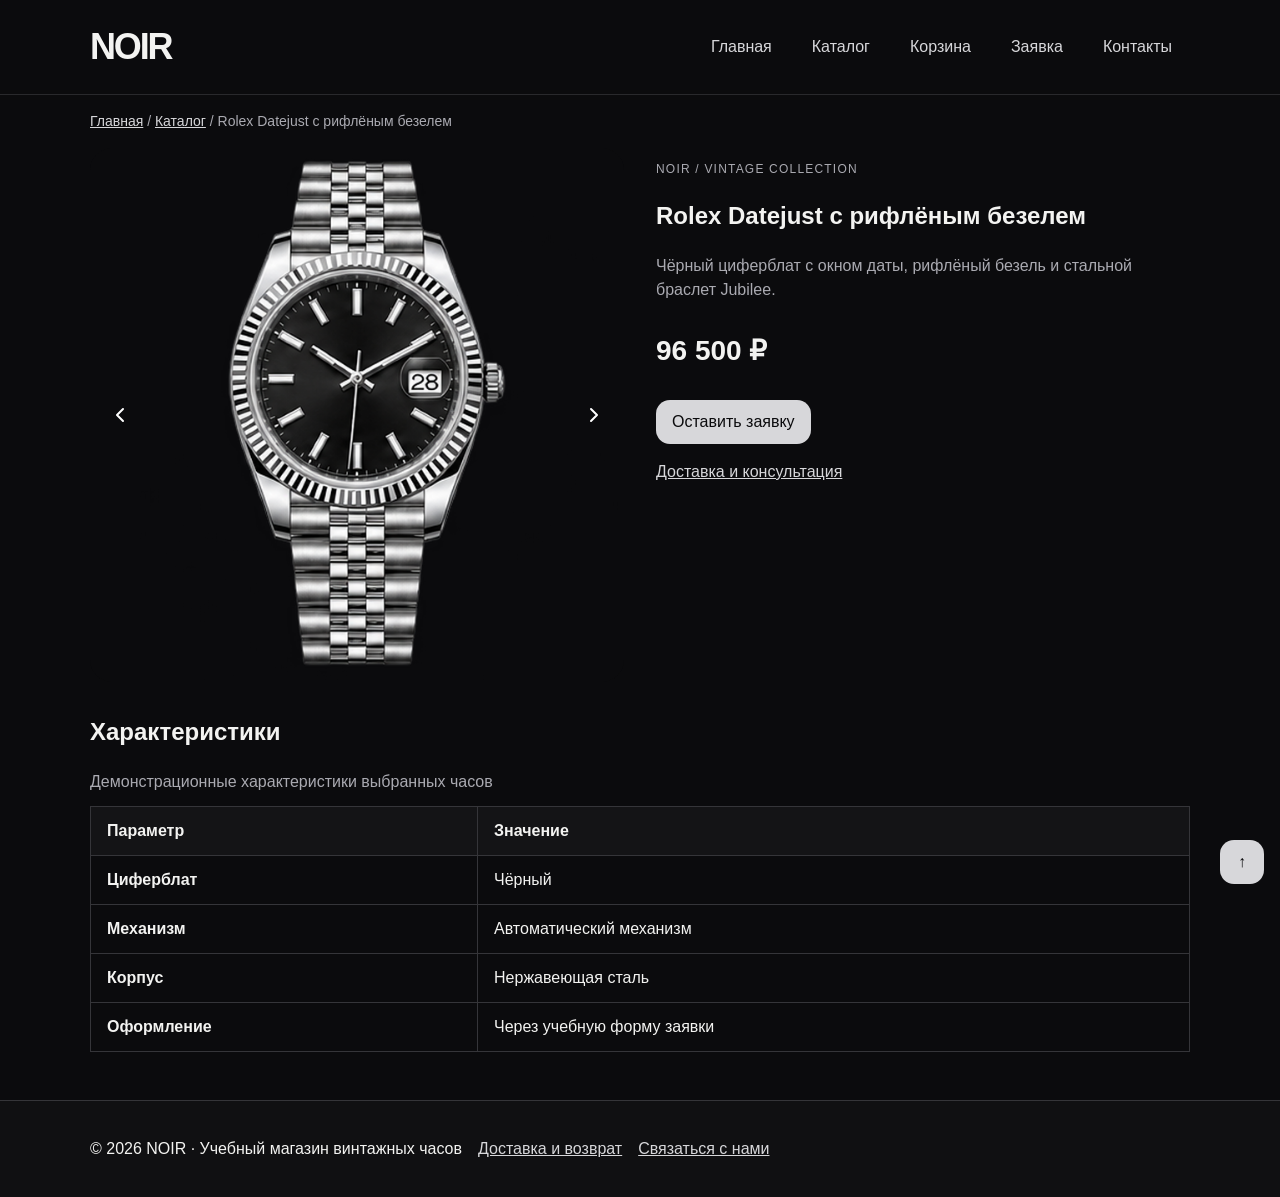
<file: product.html>
<!DOCTYPE html>
<html lang="ru">

<head>
  <meta charset="UTF-8">
  <meta name="viewport" content="width=device-width, initial-scale=1.0">
  <meta name="description" content="Описание модели NOIR, демонстрационные характеристики, цена и форма заявки.">
  <meta property="og:type" content="website">
  <meta property="og:title" content="Товар — NOIR">
  <meta property="og:description" content="Описание модели NOIR, демонстрационные характеристики, цена и форма заявки.">
  <title>Товар — NOIR</title>
  <link rel="stylesheet" href="css/style.css">
  <link rel="stylesheet" href="css/responsive.css">
  <script src="js/data.js" defer></script>
  <script src="js/main.js" defer></script>
</head>

<body id="top">
  <a class="skip-link" href="#main">Перейти к основному содержимому</a>
  <header class="site-header">
    <div class="site-header__inner">
      <a class="site-header__logo" href="index.html" aria-label="NOIR — главная">NOIR</a>

      <button class="menu-toggle button button--secondary" type="button" aria-expanded="false"
        aria-controls="site-navigation" hidden>Меню <span aria-hidden="true">＋</span></button>
      <nav class="site-nav" id="site-navigation" aria-label="Основная навигация">
        <ul class="site-nav__list">
          <li class="site-nav__item"><a class="site-nav__link" href="index.html">Главная</a></li>
          <li class="site-nav__item"><a class="site-nav__link" href="catalog.html">Каталог</a></li>
          <li class="site-nav__item"><a class="site-nav__link" href="cart.html">Корзина</a></li>
          <li class="site-nav__item"><a class="site-nav__link" href="order.html">Заявка</a></li>
          <li class="site-nav__item"><a class="site-nav__link" href="contacts.html">Контакты</a></li>
        </ul>
      </nav>
    </div>
  </header>
  <main class="site-main" id="main" tabindex="-1">
    <nav class="breadcrumbs" aria-label="Хлебные крошки">
      <a class="breadcrumbs__link" href="index.html">Главная</a>
      /
      <a class="breadcrumbs__link" href="catalog.html">Каталог</a>
      /
      <span aria-current="page" id="product-breadcrumb">
        Rolex Datejust с рифлёным безелем
      </span>
    </nav>

    <section class="section product-detail">
      <div class="product-detail__visual">
        <div class="watch-gallery" data-gallery="1" role="group" aria-roledescription="карусель"
          aria-label="Ракурсы Rolex Datejust с рифлёным безелем">
          <img class="product-detail__image" id="product-image" src="images/archive-1-front-640.png"
            srcset="images/archive-1-front-320.png 320w, images/archive-1-front-640.png 640w"
            sizes="(min-width: 900px) 480px, calc(100vw - 64px)"
            alt="Rolex Datejust с рифлёным безелем — вид спереди, студийная визуализация" width="640" height="640" loading="lazy">
          <div class="watch-gallery__controls"><button class="watch-gallery__arrow" type="button" data-step="-1"
              aria-label="Предыдущий ракурс"><svg class="watch-gallery__icon" aria-hidden="true" focusable="false"
                xmlns="http://www.w3.org/2000/svg" width="24" height="24" viewBox="0 0 24 24" fill="none"
                stroke="currentColor" stroke-width="2" stroke-linecap="round" stroke-linejoin="round">
                <path d="m15 18-6-6 6-6" />
              </svg>
            </button>
            <span class="watch-gallery__status" aria-live="polite" aria-atomic="true">Спереди · 1 / 3</span>
            <button class="watch-gallery__arrow" type="button" data-step="1" aria-label="Следующий ракурс"><svg
                class="watch-gallery__icon" aria-hidden="true" focusable="false" xmlns="http://www.w3.org/2000/svg"
                width="24" height="24" viewBox="0 0 24 24" fill="none" stroke="currentColor" stroke-width="2"
                stroke-linecap="round" stroke-linejoin="round">
                <path d="m9 18 6-6-6-6" />
              </svg>
            </button>
          </div>
        </div>
      </div>

      <div class="product-detail__content">
        <p class="eyebrow">NOIR / Vintage collection</p>

        <h1 id="product-title">Rolex Datejust с рифлёным безелем</h1>

        <p id="product-description">
          Чёрный циферблат с окном даты, рифлёный безель и стальной браслет Jubilee.
        </p>

        <p class="product-detail__price" id="product-price">
          96 500 ₽
        </p>

        <button class="button button--primary product-card__button" type="button" data-product="Rolex Datejust с рифлёным безелем"
          id="product-order-button">
          Оставить заявку
        </button>

        <p>
          <a href="index.html#delivery">Доставка и консультация</a>
        </p>
      </div>
    </section>

    <section class="section" aria-labelledby="specs-title">
      <h2 class="section__title" id="specs-title">
        Характеристики
      </h2>

      <dl class="spec-cards">
        <div>
          <dt>Циферблат</dt>
          <dd data-spec="color">Чёрный</dd>
        </div>
        <div>
          <dt>Механизм</dt>
          <dd data-spec="category">Автоматический механизм</dd>
        </div>
        <div>
          <dt>Корпус</dt>
          <dd>Нержавеющая сталь</dd>
        </div>
        <div>
          <dt>Оформление</dt>
          <dd>Через учебную форму заявки</dd>
        </div>
      </dl>
      <div class="table-scroll" role="region" aria-labelledby="specs-title" tabindex="0">
        <table class="product-table">
          <caption>Демонстрационные характеристики выбранных часов</caption>

          <thead>
            <tr>
              <th scope="col">Параметр</th>
              <th scope="col">Значение</th>
            </tr>
          </thead>

          <tbody>
            <tr>
              <th scope="row">Циферблат</th>
              <td id="product-color">Чёрный</td>
            </tr>

            <tr>
              <th scope="row">Механизм</th>
              <td id="product-category">Автоматический механизм</td>
            </tr>

            <tr>
              <th scope="row">Корпус</th>
              <td>Нержавеющая сталь</td>
            </tr>

            <tr>
              <th scope="row">Оформление</th>
              <td>Через учебную форму заявки</td>
            </tr>
          </tbody>
        </table>
      </div>
    </section>
  </main>
  <footer class="site-footer">
    <div class="site-footer__inner">
      <p class="site-footer__text">&copy; 2026 NOIR · Учебный магазин винтажных часов</p>
      <a href="index.html#delivery">Доставка и возврат</a><a href="contacts.html">Связаться с нами</a>
    </div>
  </footer>
  <a class="back-to-top" href="#top" aria-label="Наверх">↑</a>
  <dialog class="order-dialog" id="order-dialog" aria-labelledby="order-dialog-title">
    <h2 class="order-dialog__title" id="order-dialog-title" tabindex="-1">Оформление заявки</h2>
    <form class="order-form" id="order-form" action="#" method="post" novalidate>
      <p class="order-form__hint">Поля со звёздочкой (*) обязательны. Учебная форма не отправляет данные на сервер.</p>
      <div class="order-form__field">
        <label class="order-form__label" for="selected-product">Товар</label>
        <input class="order-form__input" id="selected-product" name="selected-product" type="text" readonly
          placeholder="Консультация по подбору часов">
      </div>

      <div class="order-form__field">
        <label class="order-form__label" for="order-name">Имя *</label>
        <input class="order-form__input" id="order-name" name="name" type="text" placeholder="Введите ваше имя"
          minlength="2" autocomplete="given-name" required aria-describedby="order-name-error">
        <p class="form-error" id="order-name-error" hidden></p>
      </div>

      <div class="order-form__field">
        <label class="order-form__label" for="order-email">E-mail *</label>
        <input class="order-form__input" id="order-email" name="email" type="email" placeholder="example@mail.ru"
          autocomplete="email" required aria-describedby="order-email-error">
        <p class="form-error" id="order-email-error" hidden></p>
      </div>

      <div class="order-form__field">
        <label class="order-form__label" for="order-phone">Телефон *</label>
        <input class="order-form__input" aria-describedby="order-phone-hint order-phone-error" id="order-phone"
          name="phone" type="tel" autocomplete="tel" inputmode="tel" placeholder="+7 (900) 000-00-00"
          pattern="^\+7 \(\d{3}\) \d{3}-\d{2}-\d{2}$" required>
        <small class="order-form__hint" id="order-phone-hint">Формат: +7 (900) 000-00-00</small>
        <p class="form-error" id="order-phone-error" hidden></p>
      </div>

      <div class="order-form__field">
        <label class="order-form__label" for="order-contact-method">
          Предпочтительный способ связи *</label>

        <select class="order-form__select" id="order-contact-method" name="contact-method" required
          aria-describedby="order-contact-method-error">
          <option value="">Выберите способ связи</option>
          <option value="email">Электронная почта</option>
          <option value="phone">Телефонный звонок</option>
        </select>
        <p class="form-error" id="order-contact-method-error" hidden></p>
      </div>

      <div class="order-form__field">
        <label class="order-form__label" for="order-topic">Тема заявки *</label>
        <select class="order-form__select" id="order-topic" name="topic" required aria-describedby="order-topic-error">
          <option value="">Выберите тему</option>
          <option value="product">Заказ товара</option>
          <option value="consultation">Консультация</option>
          <option value="delivery">Доставка</option>
        </select>
        <p class="form-error" id="order-topic-error" hidden></p>
      </div>

      <div class="order-form__field">
        <label class="order-form__label" for="order-comment">Комментарий</label>
        <textarea class="order-form__textarea" id="order-comment" name="comment" rows="4"
          placeholder="Укажите дополнительную информацию"></textarea>
      </div>

      <div class="order-form__field order-form__field--checkbox">
        <label class="order-form__label" for="order-agreement">
          <input class="order-form__checkbox" id="order-agreement" name="agreement" type="checkbox" required
            aria-describedby="order-agreement-error">
          Я согласен на обработку данных для ответа на заявку *</label>
        <p class="form-error" id="order-agreement-error" hidden></p>
      </div>

      <p class="order-form__hint">Учебная форма: данные не отправляются на сервер.</p>
      <div class="order-form__actions">
        <button class="button button--secondary" type="button" id="close-order-dialog">Закрыть</button>
        <button class="button button--primary" type="submit">Отправить заявку</button>
      </div>
    </form>
  </dialog>
  <p class="success-message" id="success-message" role="status" tabindex="-1" hidden>Заявка проверена. Это учебная
    демонстрация —
    данные не отправлены.</p>

</body>

</html>
</file>
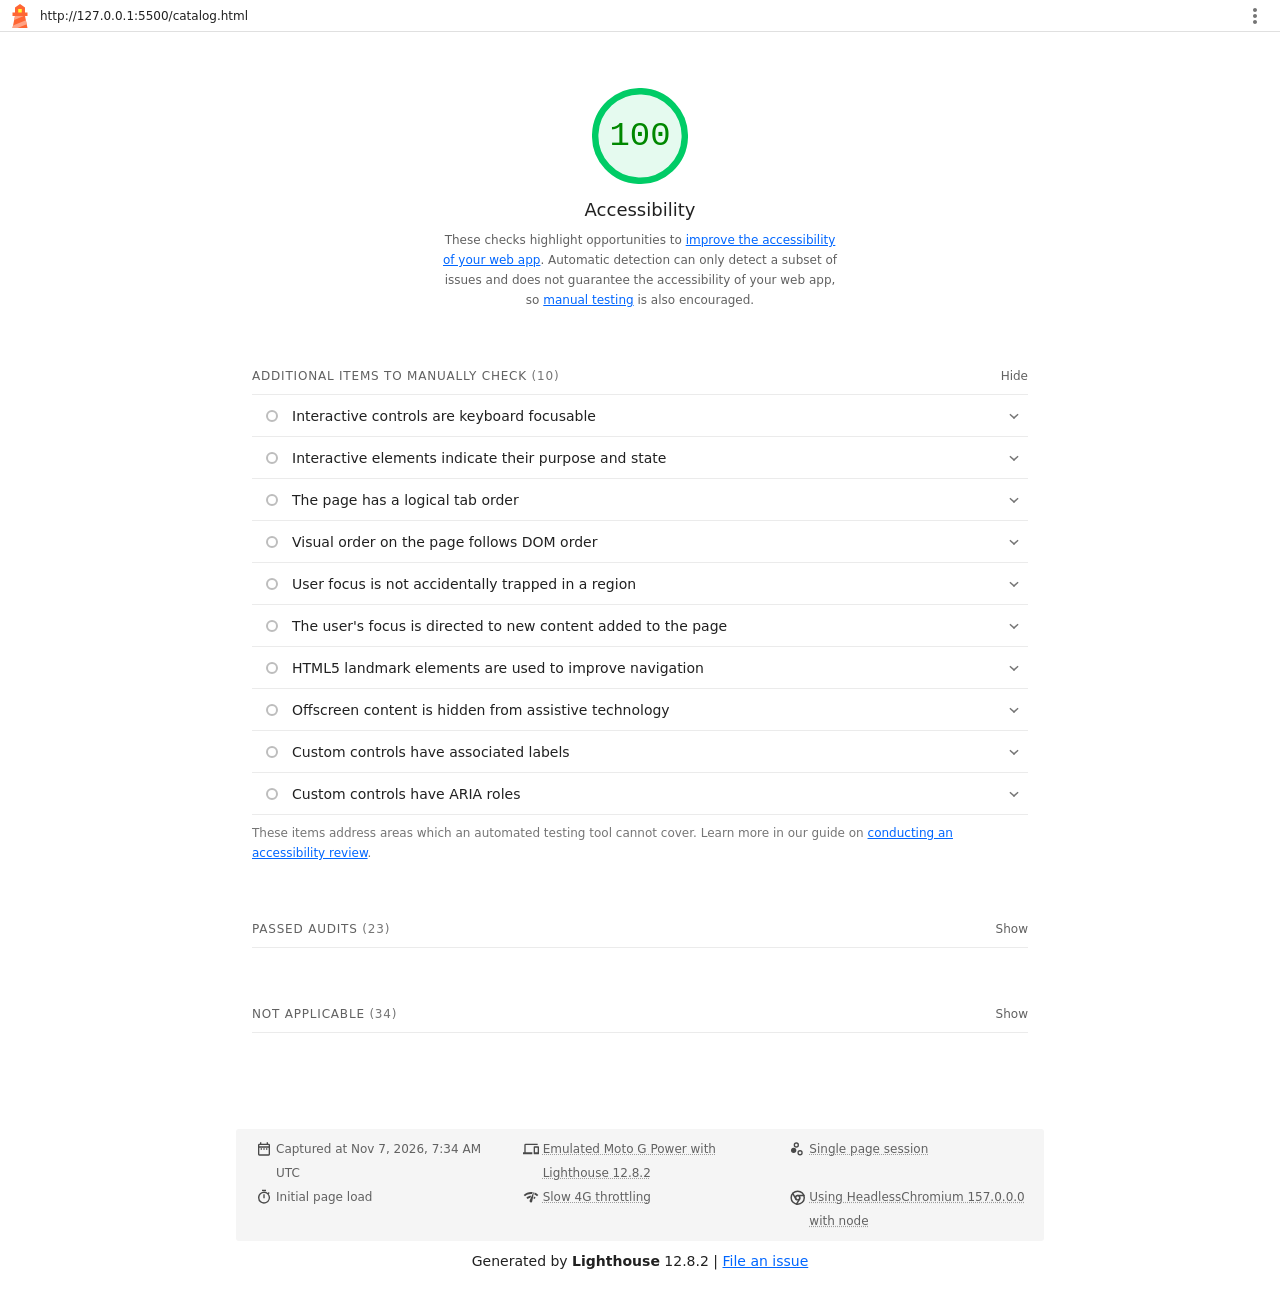
<file: lighthouse/catalog-accessibility.html>
<!--
@license
Copyright 2018 Google LLC
SPDX-License-Identifier: Apache-2.0
-->
<!doctype html>
<html lang="en">
<head>
  <meta charset="utf-8">
  <meta name="viewport" content="width=device-width, initial-scale=1, minimum-scale=1">
  <link rel="icon" href='data:image/svg+xml;utf8,<svg fill="none" xmlns="http://www.w3.org/2000/svg" viewBox="0 0 48 48"><path d="m14 7 10-7 10 7v10h5v7h-5l5 24H9l5-24H9v-7h5V7Z" fill="%23F63"/><path d="M31.561 24H14l-1.689 8.105L31.561 24ZM18.983 48H9l1.022-4.907L35.723 32.27l1.663 7.98L18.983 48Z" fill="%23FFA385"/><path fill="%23FF3" d="M20.5 10h7v7h-7z"/></svg>'>
  <title>Lighthouse Report</title>
  <style>body {margin: 0}</style>
</head>
<body>
  <noscript>Lighthouse report requires JavaScript. Please enable.</noscript>

  <div id="lh-log"></div>

  <script>window.__LIGHTHOUSE_JSON__ = {"lighthouseVersion":"12.8.2","requestedUrl":"http://127.0.0.1:5500/catalog.html","mainDocumentUrl":"http://127.0.0.1:5500/catalog.html","finalDisplayedUrl":"http://127.0.0.1:5500/catalog.html","finalUrl":"http://127.0.0.1:5500/catalog.html","fetchTime":"2026-11-07T07:34:12.567Z","gatherMode":"navigation","runWarnings":[],"userAgent":"Mozilla/5.0 (Macintosh; Intel Mac OS X 10_15_7) AppleWebKit/537.36 (KHTML, like Gecko) HeadlessChrome/157.0.0.0 Safari/537.36","environment":{"networkUserAgent":"Mozilla/5.0 (Linux; Android 11; moto g power (2022)) AppleWebKit/537.36 (KHTML, like Gecko) Chrome/136.0.0.0 Mobile Safari/537.36","hostUserAgent":"Mozilla/5.0 (Macintosh; Intel Mac OS X 10_15_7) AppleWebKit/537.36 (KHTML, like Gecko) HeadlessChrome/157.0.0.0 Safari/537.36","benchmarkIndex":4280.5,"credits":{"axe-core":"4.14.0"}},"audits":{"accesskeys":{"id":"accesskeys","title":"`[accesskey]` values are unique","description":"Access keys let users quickly focus a part of the page. For proper navigation, each access key must be unique. [Learn more about access keys](https://dequeuniversity.com/rules/axe/4.10/accesskeys).","score":null,"scoreDisplayMode":"notApplicable"},"aria-allowed-attr":{"id":"aria-allowed-attr","title":"`[aria-*]` attributes match their roles","description":"Each ARIA `role` supports a specific subset of `aria-*` attributes. Mismatching these invalidates the `aria-*` attributes. [Learn how to match ARIA attributes to their roles](https://dequeuniversity.com/rules/axe/4.10/aria-allowed-attr).","score":1,"scoreDisplayMode":"binary","details":{"type":"table","headings":[{"key":"node","valueType":"node","subItemsHeading":{"key":"relatedNode","valueType":"node"},"label":"Failing Elements"}],"items":[]}},"aria-allowed-role":{"id":"aria-allowed-role","title":"Uses ARIA roles only on compatible elements","description":"Many HTML elements can only be assigned certain ARIA roles. Using ARIA roles where they are not allowed can interfere with the accessibility of the web page. [Learn more about ARIA roles](https://dequeuniversity.com/rules/axe/4.10/aria-allowed-role).","score":1,"scoreDisplayMode":"binary","details":{"type":"table","headings":[{"key":"node","valueType":"node","subItemsHeading":{"key":"relatedNode","valueType":"node"},"label":"Failing Elements"}],"items":[]}},"aria-command-name":{"id":"aria-command-name","title":"`button`, `link`, and `menuitem` elements have accessible names","description":"When an element doesn't have an accessible name, screen readers announce it with a generic name, making it unusable for users who rely on screen readers. [Learn how to make command elements more accessible](https://dequeuniversity.com/rules/axe/4.10/aria-command-name).","score":null,"scoreDisplayMode":"notApplicable"},"aria-conditional-attr":{"id":"aria-conditional-attr","title":"ARIA attributes are used as specified for the element's role","description":"Some ARIA attributes are only allowed on an element under certain conditions. [Learn more about conditional ARIA attributes](https://dequeuniversity.com/rules/axe/4.10/aria-conditional-attr).","score":1,"scoreDisplayMode":"binary","details":{"type":"table","headings":[{"key":"node","valueType":"node","subItemsHeading":{"key":"relatedNode","valueType":"node"},"label":"Failing Elements"}],"items":[]}},"aria-deprecated-role":{"id":"aria-deprecated-role","title":"Deprecated ARIA roles were not used","description":"Deprecated ARIA roles may not be processed correctly by assistive technology. [Learn more about deprecated ARIA roles](https://dequeuniversity.com/rules/axe/4.10/aria-deprecated-role).","score":null,"scoreDisplayMode":"notApplicable"},"aria-dialog-name":{"id":"aria-dialog-name","title":"Elements with `role=\"dialog\"` or `role=\"alertdialog\"` have accessible names.","description":"ARIA dialog elements without accessible names may prevent screen readers users from discerning the purpose of these elements. [Learn how to make ARIA dialog elements more accessible](https://dequeuniversity.com/rules/axe/4.10/aria-dialog-name).","score":null,"scoreDisplayMode":"notApplicable"},"aria-hidden-body":{"id":"aria-hidden-body","title":"`[aria-hidden=\"true\"]` is not present on the document `\u003cbody>`","description":"Assistive technologies, like screen readers, work inconsistently when `aria-hidden=\"true\"` is set on the document `\u003cbody>`. [Learn how `aria-hidden` affects the document body](https://dequeuniversity.com/rules/axe/4.10/aria-hidden-body).","score":1,"scoreDisplayMode":"binary","details":{"type":"table","headings":[{"key":"node","valueType":"node","subItemsHeading":{"key":"relatedNode","valueType":"node"},"label":"Failing Elements"}],"items":[]}},"aria-hidden-focus":{"id":"aria-hidden-focus","title":"`[aria-hidden=\"true\"]` elements do not contain focusable descendents","description":"Focusable descendents within an `[aria-hidden=\"true\"]` element prevent those interactive elements from being available to users of assistive technologies like screen readers. [Learn how `aria-hidden` affects focusable elements](https://dequeuniversity.com/rules/axe/4.10/aria-hidden-focus).","score":null,"scoreDisplayMode":"notApplicable"},"aria-input-field-name":{"id":"aria-input-field-name","title":"ARIA input fields have accessible names","description":"When an input field doesn't have an accessible name, screen readers announce it with a generic name, making it unusable for users who rely on screen readers. [Learn more about input field labels](https://dequeuniversity.com/rules/axe/4.10/aria-input-field-name).","score":null,"scoreDisplayMode":"notApplicable"},"aria-meter-name":{"id":"aria-meter-name","title":"ARIA `meter` elements have accessible names","description":"When a meter element doesn't have an accessible name, screen readers announce it with a generic name, making it unusable for users who rely on screen readers. [Learn how to name `meter` elements](https://dequeuniversity.com/rules/axe/4.10/aria-meter-name).","score":null,"scoreDisplayMode":"notApplicable"},"aria-progressbar-name":{"id":"aria-progressbar-name","title":"ARIA `progressbar` elements have accessible names","description":"When a `progressbar` element doesn't have an accessible name, screen readers announce it with a generic name, making it unusable for users who rely on screen readers. [Learn how to label `progressbar` elements](https://dequeuniversity.com/rules/axe/4.10/aria-progressbar-name).","score":null,"scoreDisplayMode":"notApplicable"},"aria-prohibited-attr":{"id":"aria-prohibited-attr","title":"Elements use only permitted ARIA attributes","description":"Using ARIA attributes in roles where they are prohibited can mean that important information is not communicated to users of assistive technologies. [Learn more about prohibited ARIA roles](https://dequeuniversity.com/rules/axe/4.10/aria-prohibited-attr).","score":1,"scoreDisplayMode":"binary","details":{"type":"table","headings":[{"key":"node","valueType":"node","subItemsHeading":{"key":"relatedNode","valueType":"node"},"label":"Failing Elements"}],"items":[]}},"aria-required-attr":{"id":"aria-required-attr","title":"`[role]`s have all required `[aria-*]` attributes","description":"Some ARIA roles have required attributes that describe the state of the element to screen readers. [Learn more about roles and required attributes](https://dequeuniversity.com/rules/axe/4.10/aria-required-attr).","score":null,"scoreDisplayMode":"notApplicable"},"aria-required-children":{"id":"aria-required-children","title":"Elements with an ARIA `[role]` that require children to contain a specific `[role]` have all required children.","description":"Some ARIA parent roles must contain specific child roles to perform their intended accessibility functions. [Learn more about roles and required children elements](https://dequeuniversity.com/rules/axe/4.10/aria-required-children).","score":null,"scoreDisplayMode":"notApplicable"},"aria-required-parent":{"id":"aria-required-parent","title":"`[role]`s are contained by their required parent element","description":"Some ARIA child roles must be contained by specific parent roles to properly perform their intended accessibility functions. [Learn more about ARIA roles and required parent element](https://dequeuniversity.com/rules/axe/4.10/aria-required-parent).","score":null,"scoreDisplayMode":"notApplicable"},"aria-roles":{"id":"aria-roles","title":"`[role]` values are valid","description":"ARIA roles must have valid values in order to perform their intended accessibility functions. [Learn more about valid ARIA roles](https://dequeuniversity.com/rules/axe/4.10/aria-roles).","score":null,"scoreDisplayMode":"notApplicable"},"aria-text":{"id":"aria-text","title":"Elements with the `role=text` attribute do not have focusable descendents.","description":"Adding `role=text` around a text node split by markup enables VoiceOver to treat it as one phrase, but the element's focusable descendents will not be announced. [Learn more about the `role=text` attribute](https://dequeuniversity.com/rules/axe/4.10/aria-text).","score":null,"scoreDisplayMode":"notApplicable"},"aria-toggle-field-name":{"id":"aria-toggle-field-name","title":"ARIA toggle fields have accessible names","description":"When a toggle field doesn't have an accessible name, screen readers announce it with a generic name, making it unusable for users who rely on screen readers. [Learn more about toggle fields](https://dequeuniversity.com/rules/axe/4.10/aria-toggle-field-name).","score":null,"scoreDisplayMode":"notApplicable"},"aria-tooltip-name":{"id":"aria-tooltip-name","title":"ARIA `tooltip` elements have accessible names","description":"When a tooltip element doesn't have an accessible name, screen readers announce it with a generic name, making it unusable for users who rely on screen readers. [Learn how to name `tooltip` elements](https://dequeuniversity.com/rules/axe/4.10/aria-tooltip-name).","score":null,"scoreDisplayMode":"notApplicable"},"aria-treeitem-name":{"id":"aria-treeitem-name","title":"ARIA `treeitem` elements have accessible names","description":"When a `treeitem` element doesn't have an accessible name, screen readers announce it with a generic name, making it unusable for users who rely on screen readers. [Learn more about labeling `treeitem` elements](https://dequeuniversity.com/rules/axe/4.10/aria-treeitem-name).","score":null,"scoreDisplayMode":"notApplicable"},"aria-valid-attr-value":{"id":"aria-valid-attr-value","title":"`[aria-*]` attributes have valid values","description":"Assistive technologies, like screen readers, can't interpret ARIA attributes with invalid values. [Learn more about valid values for ARIA attributes](https://dequeuniversity.com/rules/axe/4.10/aria-valid-attr-value).","score":1,"scoreDisplayMode":"binary","details":{"type":"table","headings":[{"key":"node","valueType":"node","subItemsHeading":{"key":"relatedNode","valueType":"node"},"label":"Failing Elements"}],"items":[]}},"aria-valid-attr":{"id":"aria-valid-attr","title":"`[aria-*]` attributes are valid and not misspelled","description":"Assistive technologies, like screen readers, can't interpret ARIA attributes with invalid names. [Learn more about valid ARIA attributes](https://dequeuniversity.com/rules/axe/4.10/aria-valid-attr).","score":1,"scoreDisplayMode":"binary","details":{"type":"table","headings":[{"key":"node","valueType":"node","subItemsHeading":{"key":"relatedNode","valueType":"node"},"label":"Failing Elements"}],"items":[]}},"button-name":{"id":"button-name","title":"Buttons have an accessible name","description":"When a button doesn't have an accessible name, screen readers announce it as \"button\", making it unusable for users who rely on screen readers. [Learn how to make buttons more accessible](https://dequeuniversity.com/rules/axe/4.10/button-name).","score":1,"scoreDisplayMode":"binary","details":{"type":"table","headings":[{"key":"node","valueType":"node","subItemsHeading":{"key":"relatedNode","valueType":"node"},"label":"Failing Elements"}],"items":[]}},"bypass":{"id":"bypass","title":"The page contains a heading, skip link, or landmark region","description":"Adding ways to bypass repetitive content lets keyboard users navigate the page more efficiently. [Learn more about bypass blocks](https://dequeuniversity.com/rules/axe/4.10/bypass).","score":null,"scoreDisplayMode":"notApplicable"},"color-contrast":{"id":"color-contrast","title":"Background and foreground colors have a sufficient contrast ratio","description":"Low-contrast text is difficult or impossible for many users to read. [Learn how to provide sufficient color contrast](https://dequeuniversity.com/rules/axe/4.10/color-contrast).","score":1,"scoreDisplayMode":"binary","details":{"type":"table","headings":[{"key":"node","valueType":"node","subItemsHeading":{"key":"relatedNode","valueType":"node"},"label":"Failing Elements"}],"items":[]}},"definition-list":{"id":"definition-list","title":"`\u003cdl>`'s contain only properly-ordered `\u003cdt>` and `\u003cdd>` groups, `\u003cscript>`, `\u003ctemplate>` or `\u003cdiv>` elements.","description":"When definition lists are not properly marked up, screen readers may produce confusing or inaccurate output. [Learn how to structure definition lists correctly](https://dequeuniversity.com/rules/axe/4.10/definition-list).","score":null,"scoreDisplayMode":"notApplicable"},"dlitem":{"id":"dlitem","title":"Definition list items are wrapped in `\u003cdl>` elements","description":"Definition list items (`\u003cdt>` and `\u003cdd>`) must be wrapped in a parent `\u003cdl>` element to ensure that screen readers can properly announce them. [Learn how to structure definition lists correctly](https://dequeuniversity.com/rules/axe/4.10/dlitem).","score":null,"scoreDisplayMode":"notApplicable"},"document-title":{"id":"document-title","title":"Document has a `\u003ctitle>` element","description":"The title gives screen reader users an overview of the page, and search engine users rely on it heavily to determine if a page is relevant to their search. [Learn more about document titles](https://dequeuniversity.com/rules/axe/4.10/document-title).","score":1,"scoreDisplayMode":"binary","details":{"type":"table","headings":[{"key":"node","valueType":"node","subItemsHeading":{"key":"relatedNode","valueType":"node"},"label":"Failing Elements"}],"items":[]}},"duplicate-id-aria":{"id":"duplicate-id-aria","title":"ARIA IDs are unique","description":"The value of an ARIA ID must be unique to prevent other instances from being overlooked by assistive technologies. [Learn how to fix duplicate ARIA IDs](https://dequeuniversity.com/rules/axe/4.10/duplicate-id-aria).","score":null,"scoreDisplayMode":"notApplicable"},"empty-heading":{"id":"empty-heading","title":"All heading elements contain content.","description":"A heading with no content or inaccessible text prevent screen reader users from accessing information on the page's structure. [Learn more about headings](https://dequeuniversity.com/rules/axe/4.10/empty-heading).","score":null,"scoreDisplayMode":"notApplicable"},"form-field-multiple-labels":{"id":"form-field-multiple-labels","title":"No form fields have multiple labels","description":"Form fields with multiple labels can be confusingly announced by assistive technologies like screen readers which use either the first, the last, or all of the labels. [Learn how to use form labels](https://dequeuniversity.com/rules/axe/4.10/form-field-multiple-labels).","score":null,"scoreDisplayMode":"notApplicable"},"frame-title":{"id":"frame-title","title":"`\u003cframe>` or `\u003ciframe>` elements have a title","description":"Screen reader users rely on frame titles to describe the contents of frames. [Learn more about frame titles](https://dequeuniversity.com/rules/axe/4.10/frame-title).","score":null,"scoreDisplayMode":"notApplicable"},"heading-order":{"id":"heading-order","title":"Heading elements appear in a sequentially-descending order","description":"Properly ordered headings that do not skip levels convey the semantic structure of the page, making it easier to navigate and understand when using assistive technologies. [Learn more about heading order](https://dequeuniversity.com/rules/axe/4.10/heading-order).","score":1,"scoreDisplayMode":"binary","details":{"type":"table","headings":[{"key":"node","valueType":"node","subItemsHeading":{"key":"relatedNode","valueType":"node"},"label":"Failing Elements"}],"items":[]}},"html-has-lang":{"id":"html-has-lang","title":"`\u003chtml>` element has a `[lang]` attribute","description":"If a page doesn't specify a `lang` attribute, a screen reader assumes that the page is in the default language that the user chose when setting up the screen reader. If the page isn't actually in the default language, then the screen reader might not announce the page's text correctly. [Learn more about the `lang` attribute](https://dequeuniversity.com/rules/axe/4.10/html-has-lang).","score":1,"scoreDisplayMode":"binary","details":{"type":"table","headings":[{"key":"node","valueType":"node","subItemsHeading":{"key":"relatedNode","valueType":"node"},"label":"Failing Elements"}],"items":[]}},"html-lang-valid":{"id":"html-lang-valid","title":"`\u003chtml>` element has a valid value for its `[lang]` attribute","description":"Specifying a valid [BCP 47 language](https://www.w3.org/International/questions/qa-choosing-language-tags#question) helps screen readers announce text properly. [Learn how to use the `lang` attribute](https://dequeuniversity.com/rules/axe/4.10/html-lang-valid).","score":1,"scoreDisplayMode":"binary","details":{"type":"table","headings":[{"key":"node","valueType":"node","subItemsHeading":{"key":"relatedNode","valueType":"node"},"label":"Failing Elements"}],"items":[]}},"html-xml-lang-mismatch":{"id":"html-xml-lang-mismatch","title":"`\u003chtml>` element has an `[xml:lang]` attribute with the same base language as the `[lang]` attribute.","description":"If the webpage does not specify a consistent language, then the screen reader might not announce the page's text correctly. [Learn more about the `lang` attribute](https://dequeuniversity.com/rules/axe/4.10/html-xml-lang-mismatch).","score":null,"scoreDisplayMode":"notApplicable"},"identical-links-same-purpose":{"id":"identical-links-same-purpose","title":"Identical links have the same purpose.","description":"Links with the same destination should have the same description, to help users understand the link's purpose and decide whether to follow it. [Learn more about identical links](https://dequeuniversity.com/rules/axe/4.10/identical-links-same-purpose).","score":1,"scoreDisplayMode":"informative","details":{"type":"table","headings":[{"key":"node","valueType":"node","subItemsHeading":{"key":"relatedNode","valueType":"node"},"label":"Failing Elements"}],"items":[{"node":{"type":"node","lhId":"1-1-A","path":"1,HTML,1,BODY,2,MAIN,2,SECTION,1,SECTION,1,DIV,0,ARTICLE,4,DIV,0,A","selector":"div.products-grid > article.product-card > div.product-card__actions > a.product-card__details","boundingRect":{"top":1665,"bottom":1709,"left":29,"right":102,"width":73,"height":44},"snippet":"\u003ca class=\"product-card__details\" href=\"product.html?product=1\">","nodeLabel":"Подробнее","explanation":"Fix all of the following:\n  Check that links have the same purpose, or are intentionally ambiguous."},"subItems":{"type":"subitems","items":[{"relatedNode":{"type":"node","lhId":"1-2-A","path":"1,HTML,1,BODY,2,MAIN,2,SECTION,1,SECTION,1,DIV,1,ARTICLE,4,DIV,0,A","selector":"div.products-grid > article.product-card > div.product-card__actions > a.product-card__details","boundingRect":{"top":2318,"bottom":2362,"left":29,"right":102,"width":73,"height":44},"snippet":"\u003ca class=\"product-card__details\" href=\"product.html?product=2\">","nodeLabel":"Подробнее"}},{"relatedNode":{"type":"node","lhId":"1-3-A","path":"1,HTML,1,BODY,2,MAIN,2,SECTION,1,SECTION,1,DIV,2,ARTICLE,4,DIV,0,A","selector":"div.products-grid > article.product-card > div.product-card__actions > a.product-card__details","boundingRect":{"top":2971,"bottom":3015,"left":29,"right":102,"width":73,"height":44},"snippet":"\u003ca class=\"product-card__details\" href=\"product.html?product=3\">","nodeLabel":"Подробнее"}},{"relatedNode":{"type":"node","lhId":"1-4-A","path":"1,HTML,1,BODY,2,MAIN,2,SECTION,1,SECTION,1,DIV,3,ARTICLE,4,DIV,0,A","selector":"div.products-grid > article.product-card > div.product-card__actions > a.product-card__details","boundingRect":{"top":3624,"bottom":3668,"left":29,"right":102,"width":73,"height":44},"snippet":"\u003ca class=\"product-card__details\" href=\"product.html?product=4\">","nodeLabel":"Подробнее"}}]}}],"debugData":{"type":"debugdata","impact":"minor","tags":["cat.semantics","wcag2aaa","wcag249"]}}},"image-alt":{"id":"image-alt","title":"Image elements have `[alt]` attributes","description":"Informative elements should aim for short, descriptive alternate text. Decorative elements can be ignored with an empty alt attribute. [Learn more about the `alt` attribute](https://dequeuniversity.com/rules/axe/4.10/image-alt).","score":1,"scoreDisplayMode":"binary","details":{"type":"table","headings":[{"key":"node","valueType":"node","subItemsHeading":{"key":"relatedNode","valueType":"node"},"label":"Failing Elements"}],"items":[]}},"image-redundant-alt":{"id":"image-redundant-alt","title":"Image elements do not have `[alt]` attributes that are redundant text.","description":"Informative elements should aim for short, descriptive alternative text. Alternative text that is exactly the same as the text adjacent to the link or image is potentially confusing for screen reader users, because the text will be read twice. [Learn more about the `alt` attribute](https://dequeuniversity.com/rules/axe/4.10/image-redundant-alt).","score":1,"scoreDisplayMode":"binary","details":{"type":"table","headings":[{"key":"node","valueType":"node","subItemsHeading":{"key":"relatedNode","valueType":"node"},"label":"Failing Elements"}],"items":[]}},"input-button-name":{"id":"input-button-name","title":"Input buttons have discernible text.","description":"Adding discernable and accessible text to input buttons may help screen reader users understand the purpose of the input button. [Learn more about input buttons](https://dequeuniversity.com/rules/axe/4.10/input-button-name).","score":null,"scoreDisplayMode":"notApplicable"},"input-image-alt":{"id":"input-image-alt","title":"`\u003cinput type=\"image\">` elements have `[alt]` text","description":"When an image is being used as an `\u003cinput>` button, providing alternative text can help screen reader users understand the purpose of the button. [Learn about input image alt text](https://dequeuniversity.com/rules/axe/4.10/input-image-alt).","score":null,"scoreDisplayMode":"notApplicable"},"label-content-name-mismatch":{"id":"label-content-name-mismatch","title":"Elements with visible text labels have matching accessible names.","description":"Visible text labels that do not match the accessible name can result in a confusing experience for screen reader users. [Learn more about accessible names](https://dequeuniversity.com/rules/axe/4.10/label-content-name-mismatch).","score":1,"scoreDisplayMode":"binary","details":{"type":"table","headings":[{"key":"node","valueType":"node","subItemsHeading":{"key":"relatedNode","valueType":"node"},"label":"Failing Elements"}],"items":[]}},"label":{"id":"label","title":"Form elements have associated labels","description":"Labels ensure that form controls are announced properly by assistive technologies, like screen readers. [Learn more about form element labels](https://dequeuniversity.com/rules/axe/4.10/label).","score":1,"scoreDisplayMode":"binary","details":{"type":"table","headings":[{"key":"node","valueType":"node","subItemsHeading":{"key":"relatedNode","valueType":"node"},"label":"Failing Elements"}],"items":[]}},"landmark-one-main":{"id":"landmark-one-main","title":"Document has a main landmark.","description":"One main landmark helps screen reader users navigate a web page. [Learn more about landmarks](https://dequeuniversity.com/rules/axe/4.10/landmark-one-main).","score":null,"scoreDisplayMode":"notApplicable"},"link-name":{"id":"link-name","title":"Links have a discernible name","description":"Link text (and alternate text for images, when used as links) that is discernible, unique, and focusable improves the navigation experience for screen reader users. [Learn how to make links accessible](https://dequeuniversity.com/rules/axe/4.10/link-name).","score":1,"scoreDisplayMode":"binary","details":{"type":"table","headings":[{"key":"node","valueType":"node","subItemsHeading":{"key":"relatedNode","valueType":"node"},"label":"Failing Elements"}],"items":[]}},"link-in-text-block":{"id":"link-in-text-block","title":"Links are distinguishable without relying on color.","description":"Low-contrast text is difficult or impossible for many users to read. Link text that is discernible improves the experience for users with low vision. [Learn how to make links distinguishable](https://dequeuniversity.com/rules/axe/4.10/link-in-text-block).","score":null,"scoreDisplayMode":"notApplicable"},"list":{"id":"list","title":"Lists contain only `\u003cli>` elements and script supporting elements (`\u003cscript>` and `\u003ctemplate>`).","description":"Screen readers have a specific way of announcing lists. Ensuring proper list structure aids screen reader output. [Learn more about proper list structure](https://dequeuniversity.com/rules/axe/4.10/list).","score":1,"scoreDisplayMode":"binary","details":{"type":"table","headings":[{"key":"node","valueType":"node","subItemsHeading":{"key":"relatedNode","valueType":"node"},"label":"Failing Elements"}],"items":[]}},"listitem":{"id":"listitem","title":"List items (`\u003cli>`) are contained within `\u003cul>`, `\u003col>` or `\u003cmenu>` parent elements","description":"Screen readers require list items (`\u003cli>`) to be contained within a parent `\u003cul>`, `\u003col>` or `\u003cmenu>` to be announced properly. [Learn more about proper list structure](https://dequeuniversity.com/rules/axe/4.10/listitem).","score":1,"scoreDisplayMode":"binary","details":{"type":"table","headings":[{"key":"node","valueType":"node","subItemsHeading":{"key":"relatedNode","valueType":"node"},"label":"Failing Elements"}],"items":[]}},"meta-refresh":{"id":"meta-refresh","title":"The document does not use `\u003cmeta http-equiv=\"refresh\">`","description":"Users do not expect a page to refresh automatically, and doing so will move focus back to the top of the page. This may create a frustrating or confusing experience. [Learn more about the refresh meta tag](https://dequeuniversity.com/rules/axe/4.10/meta-refresh).","score":null,"scoreDisplayMode":"notApplicable"},"meta-viewport":{"id":"meta-viewport","title":"`[user-scalable=\"no\"]` is not used in the `\u003cmeta name=\"viewport\">` element and the `[maximum-scale]` attribute is not less than 5.","description":"Disabling zooming is problematic for users with low vision who rely on screen magnification to properly see the contents of a web page. [Learn more about the viewport meta tag](https://dequeuniversity.com/rules/axe/4.10/meta-viewport).","score":1,"scoreDisplayMode":"binary","details":{"type":"table","headings":[{"key":"node","valueType":"node","subItemsHeading":{"key":"relatedNode","valueType":"node"},"label":"Failing Elements"}],"items":[]}},"object-alt":{"id":"object-alt","title":"`\u003cobject>` elements have alternate text","description":"Screen readers cannot translate non-text content. Adding alternate text to `\u003cobject>` elements helps screen readers convey meaning to users. [Learn more about alt text for `object` elements](https://dequeuniversity.com/rules/axe/4.10/object-alt).","score":null,"scoreDisplayMode":"notApplicable"},"select-name":{"id":"select-name","title":"Select elements have associated label elements.","description":"Form elements without effective labels can create frustrating experiences for screen reader users. [Learn more about the `select` element](https://dequeuniversity.com/rules/axe/4.10/select-name).","score":null,"scoreDisplayMode":"notApplicable"},"skip-link":{"id":"skip-link","title":"Skip links are focusable.","description":"Including a skip link can help users skip to the main content to save time. [Learn more about skip links](https://dequeuniversity.com/rules/axe/4.10/skip-link).","score":1,"scoreDisplayMode":"binary","details":{"type":"table","headings":[{"key":"node","valueType":"node","subItemsHeading":{"key":"relatedNode","valueType":"node"},"label":"Failing Elements"}],"items":[]}},"tabindex":{"id":"tabindex","title":"No element has a `[tabindex]` value greater than 0","description":"A value greater than 0 implies an explicit navigation ordering. Although technically valid, this often creates frustrating experiences for users who rely on assistive technologies. [Learn more about the `tabindex` attribute](https://dequeuniversity.com/rules/axe/4.10/tabindex).","score":1,"scoreDisplayMode":"binary","details":{"type":"table","headings":[{"key":"node","valueType":"node","subItemsHeading":{"key":"relatedNode","valueType":"node"},"label":"Failing Elements"}],"items":[]}},"table-duplicate-name":{"id":"table-duplicate-name","title":"Tables have different content in the summary attribute and `\u003ccaption>`.","description":"The summary attribute should describe the table structure, while `\u003ccaption>` should have the onscreen title. Accurate table mark-up helps users of screen readers. [Learn more about summary and caption](https://dequeuniversity.com/rules/axe/4.10/table-duplicate-name).","score":null,"scoreDisplayMode":"notApplicable"},"table-fake-caption":{"id":"table-fake-caption","title":"Tables use `\u003ccaption>` instead of cells with the `[colspan]` attribute to indicate a caption.","description":"Screen readers have features to make navigating tables easier. Ensuring that tables use the actual caption element instead of cells with the `[colspan]` attribute may improve the experience for screen reader users. [Learn more about captions](https://dequeuniversity.com/rules/axe/4.10/table-fake-caption).","score":null,"scoreDisplayMode":"notApplicable"},"target-size":{"id":"target-size","title":"Touch targets have sufficient size and spacing.","description":"Touch targets with sufficient size and spacing help users who may have difficulty targeting small controls to activate the targets. [Learn more about touch targets](https://dequeuniversity.com/rules/axe/4.10/target-size).","score":1,"scoreDisplayMode":"binary","details":{"type":"table","headings":[{"key":"node","valueType":"node","subItemsHeading":{"key":"relatedNode","valueType":"node"},"label":"Failing Elements"}],"items":[]}},"td-has-header":{"id":"td-has-header","title":"`\u003ctd>` elements in a large `\u003ctable>` have one or more table headers.","description":"Screen readers have features to make navigating tables easier. Ensuring that `\u003ctd>` elements in a large table (3 or more cells in width and height) have an associated table header may improve the experience for screen reader users. [Learn more about table headers](https://dequeuniversity.com/rules/axe/4.10/td-has-header).","score":null,"scoreDisplayMode":"notApplicable"},"td-headers-attr":{"id":"td-headers-attr","title":"Cells in a `\u003ctable>` element that use the `[headers]` attribute refer to table cells within the same table.","description":"Screen readers have features to make navigating tables easier. Ensuring `\u003ctd>` cells using the `[headers]` attribute only refer to other cells in the same table may improve the experience for screen reader users. [Learn more about the `headers` attribute](https://dequeuniversity.com/rules/axe/4.10/td-headers-attr).","score":null,"scoreDisplayMode":"notApplicable"},"th-has-data-cells":{"id":"th-has-data-cells","title":"`\u003cth>` elements and elements with `[role=\"columnheader\"/\"rowheader\"]` have data cells they describe.","description":"Screen readers have features to make navigating tables easier. Ensuring table headers always refer to some set of cells may improve the experience for screen reader users. [Learn more about table headers](https://dequeuniversity.com/rules/axe/4.10/th-has-data-cells).","score":null,"scoreDisplayMode":"notApplicable"},"valid-lang":{"id":"valid-lang","title":"`[lang]` attributes have a valid value","description":"Specifying a valid [BCP 47 language](https://www.w3.org/International/questions/qa-choosing-language-tags#question) on elements helps ensure that text is pronounced correctly by a screen reader. [Learn how to use the `lang` attribute](https://dequeuniversity.com/rules/axe/4.10/valid-lang).","score":null,"scoreDisplayMode":"notApplicable"},"video-caption":{"id":"video-caption","title":"`\u003cvideo>` elements contain a `\u003ctrack>` element with `[kind=\"captions\"]`","description":"When a video provides a caption it is easier for deaf and hearing impaired users to access its information. [Learn more about video captions](https://dequeuniversity.com/rules/axe/4.10/video-caption).","score":null,"scoreDisplayMode":"notApplicable"},"custom-controls-labels":{"id":"custom-controls-labels","title":"Custom controls have associated labels","description":"Custom interactive controls have associated labels, provided by aria-label or aria-labelledby. [Learn more about custom controls and labels](https://developer.chrome.com/docs/lighthouse/accessibility/custom-controls-labels/).","score":null,"scoreDisplayMode":"manual"},"custom-controls-roles":{"id":"custom-controls-roles","title":"Custom controls have ARIA roles","description":"Custom interactive controls have appropriate ARIA roles. [Learn how to add roles to custom controls](https://developer.chrome.com/docs/lighthouse/accessibility/custom-control-roles/).","score":null,"scoreDisplayMode":"manual"},"focus-traps":{"id":"focus-traps","title":"User focus is not accidentally trapped in a region","description":"A user can tab into and out of any control or region without accidentally trapping their focus. [Learn how to avoid focus traps](https://developer.chrome.com/docs/lighthouse/accessibility/focus-traps/).","score":null,"scoreDisplayMode":"manual"},"focusable-controls":{"id":"focusable-controls","title":"Interactive controls are keyboard focusable","description":"Custom interactive controls are keyboard focusable and display a focus indicator. [Learn how to make custom controls focusable](https://developer.chrome.com/docs/lighthouse/accessibility/focusable-controls/).","score":null,"scoreDisplayMode":"manual"},"interactive-element-affordance":{"id":"interactive-element-affordance","title":"Interactive elements indicate their purpose and state","description":"Interactive elements, such as links and buttons, should indicate their state and be distinguishable from non-interactive elements. [Learn how to decorate interactive elements with affordance hints](https://developer.chrome.com/docs/lighthouse/accessibility/interactive-element-affordance/).","score":null,"scoreDisplayMode":"manual"},"logical-tab-order":{"id":"logical-tab-order","title":"The page has a logical tab order","description":"Tabbing through the page follows the visual layout. Users cannot focus elements that are offscreen. [Learn more about logical tab ordering](https://developer.chrome.com/docs/lighthouse/accessibility/logical-tab-order/).","score":null,"scoreDisplayMode":"manual"},"managed-focus":{"id":"managed-focus","title":"The user's focus is directed to new content added to the page","description":"If new content, such as a dialog, is added to the page, the user's focus is directed to it. [Learn how to direct focus to new content](https://developer.chrome.com/docs/lighthouse/accessibility/managed-focus/).","score":null,"scoreDisplayMode":"manual"},"offscreen-content-hidden":{"id":"offscreen-content-hidden","title":"Offscreen content is hidden from assistive technology","description":"Offscreen content is hidden with display: none or aria-hidden=true. [Learn how to properly hide offscreen content](https://developer.chrome.com/docs/lighthouse/accessibility/offscreen-content-hidden/).","score":null,"scoreDisplayMode":"manual"},"use-landmarks":{"id":"use-landmarks","title":"HTML5 landmark elements are used to improve navigation","description":"Landmark elements (`\u003cmain>`, `\u003cnav>`, etc.) are used to improve the keyboard navigation of the page for assistive technology. [Learn more about landmark elements](https://developer.chrome.com/docs/lighthouse/accessibility/use-landmarks/).","score":null,"scoreDisplayMode":"manual"},"visual-order-follows-dom":{"id":"visual-order-follows-dom","title":"Visual order on the page follows DOM order","description":"DOM order matches the visual order, improving navigation for assistive technology. [Learn more about DOM and visual ordering](https://developer.chrome.com/docs/lighthouse/accessibility/visual-order-follows-dom/).","score":null,"scoreDisplayMode":"manual"}},"configSettings":{"output":["html","json"],"maxWaitForFcp":30000,"maxWaitForLoad":45000,"pauseAfterFcpMs":1000,"pauseAfterLoadMs":1000,"networkQuietThresholdMs":1000,"cpuQuietThresholdMs":1000,"formFactor":"mobile","throttling":{"rttMs":150,"throughputKbps":1638.4,"requestLatencyMs":562.5,"downloadThroughputKbps":1474.5600000000002,"uploadThroughputKbps":675,"cpuSlowdownMultiplier":4},"throttlingMethod":"simulate","screenEmulation":{"mobile":true,"width":412,"height":823,"deviceScaleFactor":1.75,"disabled":false},"emulatedUserAgent":"Mozilla/5.0 (Linux; Android 11; moto g power (2022)) AppleWebKit/537.36 (KHTML, like Gecko) Chrome/136.0.0.0 Mobile Safari/537.36","auditMode":false,"gatherMode":false,"clearStorageTypes":["file_systems","shader_cache","service_workers","cache_storage"],"disableStorageReset":false,"debugNavigation":false,"channel":"node","usePassiveGathering":false,"disableFullPageScreenshot":false,"skipAboutBlank":false,"blankPage":"about:blank","ignoreStatusCode":false,"locale":"en-US","blockedUrlPatterns":null,"additionalTraceCategories":null,"extraHeaders":null,"precomputedLanternData":null,"onlyAudits":null,"onlyCategories":["accessibility"],"skipAudits":null},"categories":{"accessibility":{"title":"Accessibility","description":"These checks highlight opportunities to [improve the accessibility of your web app](https://developer.chrome.com/docs/lighthouse/accessibility/). Automatic detection can only detect a subset of issues and does not guarantee the accessibility of your web app, so [manual testing](https://web.dev/articles/how-to-review) is also encouraged.","manualDescription":"These items address areas which an automated testing tool cannot cover. Learn more in our guide on [conducting an accessibility review](https://web.dev/articles/how-to-review).","supportedModes":["navigation","snapshot"],"auditRefs":[{"id":"accesskeys","weight":0,"group":"a11y-navigation"},{"id":"aria-allowed-attr","weight":10,"group":"a11y-aria"},{"id":"aria-allowed-role","weight":1,"group":"a11y-aria"},{"id":"aria-command-name","weight":0,"group":"a11y-aria"},{"id":"aria-conditional-attr","weight":7,"group":"a11y-aria"},{"id":"aria-deprecated-role","weight":0,"group":"a11y-aria"},{"id":"aria-dialog-name","weight":0,"group":"a11y-aria"},{"id":"aria-hidden-body","weight":10,"group":"a11y-aria"},{"id":"aria-hidden-focus","weight":0,"group":"a11y-aria"},{"id":"aria-input-field-name","weight":0,"group":"a11y-aria"},{"id":"aria-meter-name","weight":0,"group":"a11y-aria"},{"id":"aria-progressbar-name","weight":0,"group":"a11y-aria"},{"id":"aria-prohibited-attr","weight":7,"group":"a11y-aria"},{"id":"aria-required-attr","weight":0,"group":"a11y-aria"},{"id":"aria-required-children","weight":0,"group":"a11y-aria"},{"id":"aria-required-parent","weight":0,"group":"a11y-aria"},{"id":"aria-roles","weight":0,"group":"a11y-aria"},{"id":"aria-text","weight":0,"group":"a11y-aria"},{"id":"aria-toggle-field-name","weight":0,"group":"a11y-aria"},{"id":"aria-tooltip-name","weight":0,"group":"a11y-aria"},{"id":"aria-treeitem-name","weight":0,"group":"a11y-aria"},{"id":"aria-valid-attr-value","weight":10,"group":"a11y-aria"},{"id":"aria-valid-attr","weight":10,"group":"a11y-aria"},{"id":"button-name","weight":10,"group":"a11y-names-labels"},{"id":"bypass","weight":0,"group":"a11y-navigation"},{"id":"color-contrast","weight":7,"group":"a11y-color-contrast"},{"id":"definition-list","weight":0,"group":"a11y-tables-lists"},{"id":"dlitem","weight":0,"group":"a11y-tables-lists"},{"id":"document-title","weight":7,"group":"a11y-names-labels"},{"id":"duplicate-id-aria","weight":0,"group":"a11y-aria"},{"id":"form-field-multiple-labels","weight":0,"group":"a11y-names-labels"},{"id":"frame-title","weight":0,"group":"a11y-names-labels"},{"id":"heading-order","weight":3,"group":"a11y-navigation"},{"id":"html-has-lang","weight":7,"group":"a11y-language"},{"id":"html-lang-valid","weight":7,"group":"a11y-language"},{"id":"html-xml-lang-mismatch","weight":0,"group":"a11y-language"},{"id":"image-alt","weight":10,"group":"a11y-names-labels"},{"id":"image-redundant-alt","weight":1,"group":"a11y-names-labels"},{"id":"input-button-name","weight":0,"group":"a11y-names-labels"},{"id":"input-image-alt","weight":0,"group":"a11y-names-labels"},{"id":"label","weight":7,"group":"a11y-names-labels"},{"id":"link-in-text-block","weight":0,"group":"a11y-color-contrast"},{"id":"link-name","weight":7,"group":"a11y-names-labels"},{"id":"list","weight":7,"group":"a11y-tables-lists"},{"id":"listitem","weight":7,"group":"a11y-tables-lists"},{"id":"meta-refresh","weight":0,"group":"a11y-best-practices"},{"id":"meta-viewport","weight":10,"group":"a11y-best-practices"},{"id":"object-alt","weight":0,"group":"a11y-names-labels"},{"id":"select-name","weight":0,"group":"a11y-names-labels"},{"id":"skip-link","weight":3,"group":"a11y-names-labels"},{"id":"tabindex","weight":7,"group":"a11y-navigation"},{"id":"table-duplicate-name","weight":0,"group":"a11y-tables-lists"},{"id":"target-size","weight":7,"group":"a11y-best-practices"},{"id":"td-headers-attr","weight":0,"group":"a11y-tables-lists"},{"id":"th-has-data-cells","weight":0,"group":"a11y-tables-lists"},{"id":"valid-lang","weight":0,"group":"a11y-language"},{"id":"video-caption","weight":0,"group":"a11y-audio-video"},{"id":"focusable-controls","weight":0},{"id":"interactive-element-affordance","weight":0},{"id":"logical-tab-order","weight":0},{"id":"visual-order-follows-dom","weight":0},{"id":"focus-traps","weight":0},{"id":"managed-focus","weight":0},{"id":"use-landmarks","weight":0},{"id":"offscreen-content-hidden","weight":0},{"id":"custom-controls-labels","weight":0},{"id":"custom-controls-roles","weight":0},{"id":"empty-heading","weight":0,"group":"hidden"},{"id":"identical-links-same-purpose","weight":0,"group":"hidden"},{"id":"landmark-one-main","weight":0,"group":"hidden"},{"id":"label-content-name-mismatch","weight":0,"group":"hidden"},{"id":"table-fake-caption","weight":0,"group":"hidden"},{"id":"td-has-header","weight":0,"group":"hidden"}],"id":"accessibility","score":1}},"categoryGroups":{"metrics":{"title":"Metrics"},"insights":{"title":"Insights","description":"These insights are also available in the Chrome DevTools Performance Panel - [record a trace](https://developer.chrome.com/docs/devtools/performance/reference) to view more detailed information."},"diagnostics":{"title":"Diagnostics","description":"More information about the performance of your application. These numbers don't [directly affect](https://developer.chrome.com/docs/lighthouse/performance/performance-scoring/) the Performance score."},"a11y-best-practices":{"title":"Best practices","description":"These items highlight common accessibility best practices."},"a11y-color-contrast":{"title":"Contrast","description":"These are opportunities to improve the legibility of your content."},"a11y-names-labels":{"title":"Names and labels","description":"These are opportunities to improve the semantics of the controls in your application. This may enhance the experience for users of assistive technology, like a screen reader."},"a11y-navigation":{"title":"Navigation","description":"These are opportunities to improve keyboard navigation in your application."},"a11y-aria":{"title":"ARIA","description":"These are opportunities to improve the usage of ARIA in your application which may enhance the experience for users of assistive technology, like a screen reader."},"a11y-language":{"title":"Internationalization and localization","description":"These are opportunities to improve the interpretation of your content by users in different locales."},"a11y-audio-video":{"title":"Audio and video","description":"These are opportunities to provide alternative content for audio and video. This may improve the experience for users with hearing or vision impairments."},"a11y-tables-lists":{"title":"Tables and lists","description":"These are opportunities to improve the experience of reading tabular or list data using assistive technology, like a screen reader."},"seo-mobile":{"title":"Mobile Friendly","description":"Make sure your pages are mobile friendly so users don’t have to pinch or zoom in order to read the content pages. [Learn how to make pages mobile-friendly](https://developers.google.com/search/mobile-sites/)."},"seo-content":{"title":"Content Best Practices","description":"Format your HTML in a way that enables crawlers to better understand your app’s content."},"seo-crawl":{"title":"Crawling and Indexing","description":"To appear in search results, crawlers need access to your app."},"best-practices-trust-safety":{"title":"Trust and Safety"},"best-practices-ux":{"title":"User Experience"},"best-practices-browser-compat":{"title":"Browser Compatibility"},"best-practices-general":{"title":"General"},"hidden":{"title":""}},"stackPacks":[],"entities":[{"name":"127.0.0.1","origins":["http://127.0.0.1:5500"],"isFirstParty":true,"isUnrecognized":true}],"fullPageScreenshot":{"screenshot":{"data":"[data-uri]","width":412,"height":5310},"nodes":{"1-0-A":{"id":"","top":5250,"bottom":5294,"left":184,"right":228,"width":44,"height":44},"1-1-A":{"id":"","top":1665,"bottom":1709,"left":29,"right":102,"width":73,"height":44},"1-2-A":{"id":"","top":2318,"bottom":2362,"left":29,"right":102,"width":73,"height":44},"1-3-A":{"id":"","top":2971,"bottom":3015,"left":29,"right":102,"width":73,"height":44},"1-4-A":{"id":"","top":3624,"bottom":3668,"left":29,"right":102,"width":73,"height":44}}},"timing":{"entries":[{"startTime":6262.32,"name":"lh:config","duration":64.66,"entryType":"measure"},{"startTime":6262.54,"name":"lh:config:resolveArtifactsToDefns","duration":0.67,"entryType":"measure"},{"startTime":6327,"name":"lh:runner:gather","duration":4870.85,"entryType":"measure"},{"startTime":6429.68,"name":"lh:driver:connect","duration":1.47,"entryType":"measure"},{"startTime":6431.16,"name":"lh:driver:navigate","duration":2.56,"entryType":"measure"},{"startTime":6433.76,"name":"lh:gather:getBenchmarkIndex","duration":1001.58,"entryType":"measure"},{"startTime":7435.37,"name":"lh:gather:getVersion","duration":0.58,"entryType":"measure"},{"startTime":7435.96,"name":"lh:gather:getDevicePixelRatio","duration":0.55,"entryType":"measure"},{"startTime":7436.55,"name":"lh:prepare:navigationMode","duration":21.62,"entryType":"measure"},{"startTime":7443.01,"name":"lh:storage:clearDataForOrigin","duration":3.33,"entryType":"measure"},{"startTime":7446.35,"name":"lh:storage:clearBrowserCaches","duration":10.87,"entryType":"measure"},{"startTime":7457.68,"name":"lh:gather:prepareThrottlingAndNetwork","duration":0.48,"entryType":"measure"},{"startTime":7463.4,"name":"lh:driver:navigate","duration":2452.24,"entryType":"measure"},{"startTime":9917.65,"name":"lh:computed:NetworkRecords","duration":0.45,"entryType":"measure"},{"startTime":9918.22,"name":"lh:gather:getArtifact:DevtoolsLog","duration":0.02,"entryType":"measure"},{"startTime":9918.25,"name":"lh:gather:getArtifact:Accessibility","duration":124.25,"entryType":"measure"},{"startTime":10042.54,"name":"lh:gather:getArtifact:NetworkUserAgent","duration":0.02,"entryType":"measure"},{"startTime":10042.57,"name":"lh:gather:getArtifact:Stacks","duration":4.67,"entryType":"measure"},{"startTime":10042.58,"name":"lh:gather:collectStacks","duration":4.65,"entryType":"measure"},{"startTime":10047.24,"name":"lh:gather:getArtifact:FullPageScreenshot","duration":1145.21,"entryType":"measure"},{"startTime":11197.88,"name":"lh:runner:audit","duration":47.08,"entryType":"measure"},{"startTime":11197.88,"name":"lh:runner:auditing","duration":47.02,"entryType":"measure"},{"startTime":11198.06,"name":"lh:audit:accesskeys","duration":0.22,"entryType":"measure"},{"startTime":11198.35,"name":"lh:audit:aria-allowed-attr","duration":1.09,"entryType":"measure"},{"startTime":11199.51,"name":"lh:audit:aria-allowed-role","duration":0.79,"entryType":"measure"},{"startTime":11200.37,"name":"lh:audit:aria-command-name","duration":0.22,"entryType":"measure"},{"startTime":11200.64,"name":"lh:audit:aria-conditional-attr","duration":0.9,"entryType":"measure"},{"startTime":11201.6,"name":"lh:audit:aria-deprecated-role","duration":0.21,"entryType":"measure"},{"startTime":11201.86,"name":"lh:audit:aria-dialog-name","duration":0.36,"entryType":"measure"},{"startTime":11202.3,"name":"lh:audit:aria-hidden-body","duration":0.82,"entryType":"measure"},{"startTime":11203.18,"name":"lh:audit:aria-hidden-focus","duration":0.27,"entryType":"measure"},{"startTime":11203.52,"name":"lh:audit:aria-input-field-name","duration":0.31,"entryType":"measure"},{"startTime":11203.88,"name":"lh:audit:aria-meter-name","duration":0.32,"entryType":"measure"},{"startTime":11204.27,"name":"lh:audit:aria-progressbar-name","duration":0.32,"entryType":"measure"},{"startTime":11204.66,"name":"lh:audit:aria-prohibited-attr","duration":0.78,"entryType":"measure"},{"startTime":11205.49,"name":"lh:audit:aria-required-attr","duration":0.3,"entryType":"measure"},{"startTime":11205.85,"name":"lh:audit:aria-required-children","duration":0.34,"entryType":"measure"},{"startTime":11206.24,"name":"lh:audit:aria-required-parent","duration":0.34,"entryType":"measure"},{"startTime":11206.63,"name":"lh:audit:aria-roles","duration":0.35,"entryType":"measure"},{"startTime":11207.07,"name":"lh:audit:aria-text","duration":0.4,"entryType":"measure"},{"startTime":11207.52,"name":"lh:audit:aria-toggle-field-name","duration":0.45,"entryType":"measure"},{"startTime":11208.03,"name":"lh:audit:aria-tooltip-name","duration":0.41,"entryType":"measure"},{"startTime":11208.5,"name":"lh:audit:aria-treeitem-name","duration":0.44,"entryType":"measure"},{"startTime":11209,"name":"lh:audit:aria-valid-attr-value","duration":0.76,"entryType":"measure"},{"startTime":11209.81,"name":"lh:audit:aria-valid-attr","duration":0.73,"entryType":"measure"},{"startTime":11210.6,"name":"lh:audit:button-name","duration":0.74,"entryType":"measure"},{"startTime":11211.39,"name":"lh:audit:bypass","duration":0.81,"entryType":"measure"},{"startTime":11212.25,"name":"lh:audit:color-contrast","duration":0.71,"entryType":"measure"},{"startTime":11213.03,"name":"lh:audit:definition-list","duration":0.47,"entryType":"measure"},{"startTime":11213.55,"name":"lh:audit:dlitem","duration":0.45,"entryType":"measure"},{"startTime":11214.06,"name":"lh:audit:document-title","duration":0.74,"entryType":"measure"},{"startTime":11214.85,"name":"lh:audit:duplicate-id-aria","duration":0.75,"entryType":"measure"},{"startTime":11215.66,"name":"lh:audit:empty-heading","duration":0.78,"entryType":"measure"},{"startTime":11216.49,"name":"lh:audit:form-field-multiple-labels","duration":0.82,"entryType":"measure"},{"startTime":11217.36,"name":"lh:audit:frame-title","duration":0.45,"entryType":"measure"},{"startTime":11217.87,"name":"lh:audit:heading-order","duration":0.88,"entryType":"measure"},{"startTime":11218.82,"name":"lh:audit:html-has-lang","duration":0.97,"entryType":"measure"},{"startTime":11219.85,"name":"lh:audit:html-lang-valid","duration":0.81,"entryType":"measure"},{"startTime":11220.73,"name":"lh:audit:html-xml-lang-mismatch","duration":0.52,"entryType":"measure"},{"startTime":11221.3,"name":"lh:audit:identical-links-same-purpose","duration":0.81,"entryType":"measure"},{"startTime":11222.16,"name":"lh:audit:image-alt","duration":0.74,"entryType":"measure"},{"startTime":11222.96,"name":"lh:audit:image-redundant-alt","duration":0.81,"entryType":"measure"},{"startTime":11223.83,"name":"lh:audit:input-button-name","duration":0.49,"entryType":"measure"},{"startTime":11224.37,"name":"lh:audit:input-image-alt","duration":0.51,"entryType":"measure"},{"startTime":11224.93,"name":"lh:audit:label-content-name-mismatch","duration":0.75,"entryType":"measure"},{"startTime":11225.73,"name":"lh:audit:label","duration":0.71,"entryType":"measure"},{"startTime":11226.5,"name":"lh:audit:landmark-one-main","duration":0.73,"entryType":"measure"},{"startTime":11227.29,"name":"lh:audit:link-name","duration":0.73,"entryType":"measure"},{"startTime":11228.07,"name":"lh:audit:link-in-text-block","duration":0.53,"entryType":"measure"},{"startTime":11228.65,"name":"lh:audit:list","duration":0.81,"entryType":"measure"},{"startTime":11229.52,"name":"lh:audit:listitem","duration":0.8,"entryType":"measure"},{"startTime":11230.37,"name":"lh:audit:meta-refresh","duration":0.55,"entryType":"measure"},{"startTime":11230.97,"name":"lh:audit:meta-viewport","duration":0.79,"entryType":"measure"},{"startTime":11231.82,"name":"lh:audit:object-alt","duration":0.55,"entryType":"measure"},{"startTime":11232.44,"name":"lh:audit:select-name","duration":0.58,"entryType":"measure"},{"startTime":11233.07,"name":"lh:audit:skip-link","duration":0.7,"entryType":"measure"},{"startTime":11233.83,"name":"lh:audit:tabindex","duration":0.78,"entryType":"measure"},{"startTime":11234.66,"name":"lh:audit:table-duplicate-name","duration":0.61,"entryType":"measure"},{"startTime":11235.35,"name":"lh:audit:table-fake-caption","duration":0.72,"entryType":"measure"},{"startTime":11236.13,"name":"lh:audit:target-size","duration":0.78,"entryType":"measure"},{"startTime":11236.96,"name":"lh:audit:td-has-header","duration":4.86,"entryType":"measure"},{"startTime":11241.9,"name":"lh:audit:td-headers-attr","duration":0.71,"entryType":"measure"},{"startTime":11242.67,"name":"lh:audit:th-has-data-cells","duration":0.69,"entryType":"measure"},{"startTime":11243.42,"name":"lh:audit:valid-lang","duration":0.67,"entryType":"measure"},{"startTime":11244.15,"name":"lh:audit:video-caption","duration":0.67,"entryType":"measure"},{"startTime":11244.83,"name":"lh:audit:custom-controls-labels","duration":0.02,"entryType":"measure"},{"startTime":11244.85,"name":"lh:audit:custom-controls-roles","duration":0,"entryType":"measure"},{"startTime":11244.86,"name":"lh:audit:focus-traps","duration":0.02,"entryType":"measure"},{"startTime":11244.87,"name":"lh:audit:focusable-controls","duration":0,"entryType":"measure"},{"startTime":11244.88,"name":"lh:audit:interactive-element-affordance","duration":0,"entryType":"measure"},{"startTime":11244.89,"name":"lh:audit:logical-tab-order","duration":0,"entryType":"measure"},{"startTime":11244.89,"name":"lh:audit:managed-focus","duration":0,"entryType":"measure"},{"startTime":11244.89,"name":"lh:audit:offscreen-content-hidden","duration":0,"entryType":"measure"},{"startTime":11244.9,"name":"lh:audit:use-landmarks","duration":0,"entryType":"measure"},{"startTime":11244.9,"name":"lh:audit:visual-order-follows-dom","duration":0,"entryType":"measure"},{"startTime":11244.91,"name":"lh:runner:generate","duration":0.04,"entryType":"measure"},{"startTime":11245,"name":"lh:computed:EntityClassification","duration":0.11,"entryType":"measure"}],"total":4917.93},"i18n":{"rendererFormattedStrings":{"calculatorLink":"See calculator.","collapseView":"Collapse view","crcInitialNavigation":"Initial Navigation","crcLongestDurationLabel":"Maximum critical path latency:","dropdownCopyJSON":"Copy JSON","dropdownDarkTheme":"Toggle Dark Theme","dropdownPrintExpanded":"Print Expanded","dropdownPrintSummary":"Print Summary","dropdownSaveGist":"Save as Gist","dropdownSaveHTML":"Save as HTML","dropdownSaveJSON":"Save as JSON","dropdownViewUnthrottledTrace":"View Unthrottled Trace","dropdownViewer":"Open in Viewer","errorLabel":"Error!","errorMissingAuditInfo":"Report error: no audit information","expandView":"Expand view","firstPartyChipLabel":"1st party","footerIssue":"File an issue","goBackToAudits":"Go back to audits","hide":"Hide","insightsNotice":"Later this year, insights will replace performance audits. [Learn more and provide feedback here](https://github.com/GoogleChrome/lighthouse/discussions/16462).","labDataTitle":"Lab Data","lsPerformanceCategoryDescription":"[Lighthouse](https://developers.google.com/web/tools/lighthouse/) analysis of the current page on an emulated mobile network. Values are estimated and may vary.","manualAuditsGroupTitle":"Additional items to manually check","notApplicableAuditsGroupTitle":"Not applicable","openInANewTabTooltip":"Open in a new tab","opportunityResourceColumnLabel":"Opportunity","opportunitySavingsColumnLabel":"Estimated Savings","passedAuditsGroupTitle":"Passed audits","runtimeAnalysisWindow":"Initial page load","runtimeAnalysisWindowSnapshot":"Point-in-time snapshot","runtimeAnalysisWindowTimespan":"User interactions timespan","runtimeCustom":"Custom throttling","runtimeDesktopEmulation":"Emulated Desktop","runtimeMobileEmulation":"Emulated Moto G Power","runtimeNoEmulation":"No emulation","runtimeSettingsAxeVersion":"Axe version","runtimeSettingsBenchmark":"Unthrottled CPU/Memory Power","runtimeSettingsCPUThrottling":"CPU throttling","runtimeSettingsDevice":"Device","runtimeSettingsNetworkThrottling":"Network throttling","runtimeSettingsScreenEmulation":"Screen emulation","runtimeSettingsUANetwork":"User agent (network)","runtimeSingleLoad":"Single page session","runtimeSingleLoadTooltip":"This data is taken from a single page session, as opposed to field data summarizing many sessions.","runtimeSlow4g":"Slow 4G throttling","runtimeUnknown":"Unknown","show":"Show","showRelevantAudits":"Show audits relevant to:","snippetCollapseButtonLabel":"Collapse snippet","snippetExpandButtonLabel":"Expand snippet","thirdPartyResourcesLabel":"Show 3rd-party resources","throttlingProvided":"Provided by environment","toplevelWarningsMessage":"There were issues affecting this run of Lighthouse:","tryInsights":"Try insights","unattributable":"Unattributable","varianceDisclaimer":"Values are estimated and may vary. The [performance score is calculated](https://developer.chrome.com/docs/lighthouse/performance/performance-scoring/) directly from these metrics.","viewTraceLabel":"View Trace","viewTreemapLabel":"View Treemap","warningAuditsGroupTitle":"Passed audits but with warnings","warningHeader":"Warnings: "},"icuMessagePaths":{"core/audits/accessibility/accesskeys.js | title":["audits.accesskeys.title"],"core/audits/accessibility/accesskeys.js | description":["audits.accesskeys.description"],"core/audits/accessibility/aria-allowed-attr.js | title":["audits[aria-allowed-attr].title"],"core/audits/accessibility/aria-allowed-attr.js | description":["audits[aria-allowed-attr].description"],"core/lib/i18n/i18n.js | columnFailingElem":["audits[aria-allowed-attr].details.headings[0].label","audits[aria-allowed-role].details.headings[0].label","audits[aria-conditional-attr].details.headings[0].label","audits[aria-hidden-body].details.headings[0].label","audits[aria-prohibited-attr].details.headings[0].label","audits[aria-valid-attr-value].details.headings[0].label","audits[aria-valid-attr].details.headings[0].label","audits[button-name].details.headings[0].label","audits[color-contrast].details.headings[0].label","audits[document-title].details.headings[0].label","audits[heading-order].details.headings[0].label","audits[html-has-lang].details.headings[0].label","audits[html-lang-valid].details.headings[0].label","audits[identical-links-same-purpose].details.headings[0].label","audits[image-alt].details.headings[0].label","audits[image-redundant-alt].details.headings[0].label","audits[label-content-name-mismatch].details.headings[0].label","audits.label.details.headings[0].label","audits[link-name].details.headings[0].label","audits.list.details.headings[0].label","audits.listitem.details.headings[0].label","audits[meta-viewport].details.headings[0].label","audits[skip-link].details.headings[0].label","audits.tabindex.details.headings[0].label","audits[target-size].details.headings[0].label"],"core/audits/accessibility/aria-allowed-role.js | title":["audits[aria-allowed-role].title"],"core/audits/accessibility/aria-allowed-role.js | description":["audits[aria-allowed-role].description"],"core/audits/accessibility/aria-command-name.js | title":["audits[aria-command-name].title"],"core/audits/accessibility/aria-command-name.js | description":["audits[aria-command-name].description"],"core/audits/accessibility/aria-conditional-attr.js | title":["audits[aria-conditional-attr].title"],"core/audits/accessibility/aria-conditional-attr.js | description":["audits[aria-conditional-attr].description"],"core/audits/accessibility/aria-deprecated-role.js | title":["audits[aria-deprecated-role].title"],"core/audits/accessibility/aria-deprecated-role.js | description":["audits[aria-deprecated-role].description"],"core/audits/accessibility/aria-dialog-name.js | title":["audits[aria-dialog-name].title"],"core/audits/accessibility/aria-dialog-name.js | description":["audits[aria-dialog-name].description"],"core/audits/accessibility/aria-hidden-body.js | title":["audits[aria-hidden-body].title"],"core/audits/accessibility/aria-hidden-body.js | description":["audits[aria-hidden-body].description"],"core/audits/accessibility/aria-hidden-focus.js | title":["audits[aria-hidden-focus].title"],"core/audits/accessibility/aria-hidden-focus.js | description":["audits[aria-hidden-focus].description"],"core/audits/accessibility/aria-input-field-name.js | title":["audits[aria-input-field-name].title"],"core/audits/accessibility/aria-input-field-name.js | description":["audits[aria-input-field-name].description"],"core/audits/accessibility/aria-meter-name.js | title":["audits[aria-meter-name].title"],"core/audits/accessibility/aria-meter-name.js | description":["audits[aria-meter-name].description"],"core/audits/accessibility/aria-progressbar-name.js | title":["audits[aria-progressbar-name].title"],"core/audits/accessibility/aria-progressbar-name.js | description":["audits[aria-progressbar-name].description"],"core/audits/accessibility/aria-prohibited-attr.js | title":["audits[aria-prohibited-attr].title"],"core/audits/accessibility/aria-prohibited-attr.js | description":["audits[aria-prohibited-attr].description"],"core/audits/accessibility/aria-required-attr.js | title":["audits[aria-required-attr].title"],"core/audits/accessibility/aria-required-attr.js | description":["audits[aria-required-attr].description"],"core/audits/accessibility/aria-required-children.js | title":["audits[aria-required-children].title"],"core/audits/accessibility/aria-required-children.js | description":["audits[aria-required-children].description"],"core/audits/accessibility/aria-required-parent.js | title":["audits[aria-required-parent].title"],"core/audits/accessibility/aria-required-parent.js | description":["audits[aria-required-parent].description"],"core/audits/accessibility/aria-roles.js | title":["audits[aria-roles].title"],"core/audits/accessibility/aria-roles.js | description":["audits[aria-roles].description"],"core/audits/accessibility/aria-text.js | title":["audits[aria-text].title"],"core/audits/accessibility/aria-text.js | description":["audits[aria-text].description"],"core/audits/accessibility/aria-toggle-field-name.js | title":["audits[aria-toggle-field-name].title"],"core/audits/accessibility/aria-toggle-field-name.js | description":["audits[aria-toggle-field-name].description"],"core/audits/accessibility/aria-tooltip-name.js | title":["audits[aria-tooltip-name].title"],"core/audits/accessibility/aria-tooltip-name.js | description":["audits[aria-tooltip-name].description"],"core/audits/accessibility/aria-treeitem-name.js | title":["audits[aria-treeitem-name].title"],"core/audits/accessibility/aria-treeitem-name.js | description":["audits[aria-treeitem-name].description"],"core/audits/accessibility/aria-valid-attr-value.js | title":["audits[aria-valid-attr-value].title"],"core/audits/accessibility/aria-valid-attr-value.js | description":["audits[aria-valid-attr-value].description"],"core/audits/accessibility/aria-valid-attr.js | title":["audits[aria-valid-attr].title"],"core/audits/accessibility/aria-valid-attr.js | description":["audits[aria-valid-attr].description"],"core/audits/accessibility/button-name.js | title":["audits[button-name].title"],"core/audits/accessibility/button-name.js | description":["audits[button-name].description"],"core/audits/accessibility/bypass.js | title":["audits.bypass.title"],"core/audits/accessibility/bypass.js | description":["audits.bypass.description"],"core/audits/accessibility/color-contrast.js | title":["audits[color-contrast].title"],"core/audits/accessibility/color-contrast.js | description":["audits[color-contrast].description"],"core/audits/accessibility/definition-list.js | title":["audits[definition-list].title"],"core/audits/accessibility/definition-list.js | description":["audits[definition-list].description"],"core/audits/accessibility/dlitem.js | title":["audits.dlitem.title"],"core/audits/accessibility/dlitem.js | description":["audits.dlitem.description"],"core/audits/accessibility/document-title.js | title":["audits[document-title].title"],"core/audits/accessibility/document-title.js | description":["audits[document-title].description"],"core/audits/accessibility/duplicate-id-aria.js | title":["audits[duplicate-id-aria].title"],"core/audits/accessibility/duplicate-id-aria.js | description":["audits[duplicate-id-aria].description"],"core/audits/accessibility/empty-heading.js | title":["audits[empty-heading].title"],"core/audits/accessibility/empty-heading.js | description":["audits[empty-heading].description"],"core/audits/accessibility/form-field-multiple-labels.js | title":["audits[form-field-multiple-labels].title"],"core/audits/accessibility/form-field-multiple-labels.js | description":["audits[form-field-multiple-labels].description"],"core/audits/accessibility/frame-title.js | title":["audits[frame-title].title"],"core/audits/accessibility/frame-title.js | description":["audits[frame-title].description"],"core/audits/accessibility/heading-order.js | title":["audits[heading-order].title"],"core/audits/accessibility/heading-order.js | description":["audits[heading-order].description"],"core/audits/accessibility/html-has-lang.js | title":["audits[html-has-lang].title"],"core/audits/accessibility/html-has-lang.js | description":["audits[html-has-lang].description"],"core/audits/accessibility/html-lang-valid.js | title":["audits[html-lang-valid].title"],"core/audits/accessibility/html-lang-valid.js | description":["audits[html-lang-valid].description"],"core/audits/accessibility/html-xml-lang-mismatch.js | title":["audits[html-xml-lang-mismatch].title"],"core/audits/accessibility/html-xml-lang-mismatch.js | description":["audits[html-xml-lang-mismatch].description"],"core/audits/accessibility/identical-links-same-purpose.js | title":["audits[identical-links-same-purpose].title"],"core/audits/accessibility/identical-links-same-purpose.js | description":["audits[identical-links-same-purpose].description"],"core/audits/accessibility/image-alt.js | title":["audits[image-alt].title"],"core/audits/accessibility/image-alt.js | description":["audits[image-alt].description"],"core/audits/accessibility/image-redundant-alt.js | title":["audits[image-redundant-alt].title"],"core/audits/accessibility/image-redundant-alt.js | description":["audits[image-redundant-alt].description"],"core/audits/accessibility/input-button-name.js | title":["audits[input-button-name].title"],"core/audits/accessibility/input-button-name.js | description":["audits[input-button-name].description"],"core/audits/accessibility/input-image-alt.js | title":["audits[input-image-alt].title"],"core/audits/accessibility/input-image-alt.js | description":["audits[input-image-alt].description"],"core/audits/accessibility/label-content-name-mismatch.js | title":["audits[label-content-name-mismatch].title"],"core/audits/accessibility/label-content-name-mismatch.js | description":["audits[label-content-name-mismatch].description"],"core/audits/accessibility/label.js | title":["audits.label.title"],"core/audits/accessibility/label.js | description":["audits.label.description"],"core/audits/accessibility/landmark-one-main.js | title":["audits[landmark-one-main].title"],"core/audits/accessibility/landmark-one-main.js | description":["audits[landmark-one-main].description"],"core/audits/accessibility/link-name.js | title":["audits[link-name].title"],"core/audits/accessibility/link-name.js | description":["audits[link-name].description"],"core/audits/accessibility/link-in-text-block.js | title":["audits[link-in-text-block].title"],"core/audits/accessibility/link-in-text-block.js | description":["audits[link-in-text-block].description"],"core/audits/accessibility/list.js | title":["audits.list.title"],"core/audits/accessibility/list.js | description":["audits.list.description"],"core/audits/accessibility/listitem.js | title":["audits.listitem.title"],"core/audits/accessibility/listitem.js | description":["audits.listitem.description"],"core/audits/accessibility/meta-refresh.js | title":["audits[meta-refresh].title"],"core/audits/accessibility/meta-refresh.js | description":["audits[meta-refresh].description"],"core/audits/accessibility/meta-viewport.js | title":["audits[meta-viewport].title"],"core/audits/accessibility/meta-viewport.js | description":["audits[meta-viewport].description"],"core/audits/accessibility/object-alt.js | title":["audits[object-alt].title"],"core/audits/accessibility/object-alt.js | description":["audits[object-alt].description"],"core/audits/accessibility/select-name.js | title":["audits[select-name].title"],"core/audits/accessibility/select-name.js | description":["audits[select-name].description"],"core/audits/accessibility/skip-link.js | title":["audits[skip-link].title"],"core/audits/accessibility/skip-link.js | description":["audits[skip-link].description"],"core/audits/accessibility/tabindex.js | title":["audits.tabindex.title"],"core/audits/accessibility/tabindex.js | description":["audits.tabindex.description"],"core/audits/accessibility/table-duplicate-name.js | title":["audits[table-duplicate-name].title"],"core/audits/accessibility/table-duplicate-name.js | description":["audits[table-duplicate-name].description"],"core/audits/accessibility/table-fake-caption.js | title":["audits[table-fake-caption].title"],"core/audits/accessibility/table-fake-caption.js | description":["audits[table-fake-caption].description"],"core/audits/accessibility/target-size.js | title":["audits[target-size].title"],"core/audits/accessibility/target-size.js | description":["audits[target-size].description"],"core/audits/accessibility/td-has-header.js | title":["audits[td-has-header].title"],"core/audits/accessibility/td-has-header.js | description":["audits[td-has-header].description"],"core/audits/accessibility/td-headers-attr.js | title":["audits[td-headers-attr].title"],"core/audits/accessibility/td-headers-attr.js | description":["audits[td-headers-attr].description"],"core/audits/accessibility/th-has-data-cells.js | title":["audits[th-has-data-cells].title"],"core/audits/accessibility/th-has-data-cells.js | description":["audits[th-has-data-cells].description"],"core/audits/accessibility/valid-lang.js | title":["audits[valid-lang].title"],"core/audits/accessibility/valid-lang.js | description":["audits[valid-lang].description"],"core/audits/accessibility/video-caption.js | title":["audits[video-caption].title"],"core/audits/accessibility/video-caption.js | description":["audits[video-caption].description"],"core/config/default-config.js | a11yCategoryTitle":["categories.accessibility.title"],"core/config/default-config.js | a11yCategoryDescription":["categories.accessibility.description"],"core/config/default-config.js | a11yCategoryManualDescription":["categories.accessibility.manualDescription"],"core/config/default-config.js | metricGroupTitle":["categoryGroups.metrics.title"],"core/config/default-config.js | insightsGroupTitle":["categoryGroups.insights.title"],"core/config/default-config.js | insightsGroupDescription":["categoryGroups.insights.description"],"core/config/default-config.js | diagnosticsGroupTitle":["categoryGroups.diagnostics.title"],"core/config/default-config.js | diagnosticsGroupDescription":["categoryGroups.diagnostics.description"],"core/config/default-config.js | a11yBestPracticesGroupTitle":["categoryGroups[a11y-best-practices].title"],"core/config/default-config.js | a11yBestPracticesGroupDescription":["categoryGroups[a11y-best-practices].description"],"core/config/default-config.js | a11yColorContrastGroupTitle":["categoryGroups[a11y-color-contrast].title"],"core/config/default-config.js | a11yColorContrastGroupDescription":["categoryGroups[a11y-color-contrast].description"],"core/config/default-config.js | a11yNamesLabelsGroupTitle":["categoryGroups[a11y-names-labels].title"],"core/config/default-config.js | a11yNamesLabelsGroupDescription":["categoryGroups[a11y-names-labels].description"],"core/config/default-config.js | a11yNavigationGroupTitle":["categoryGroups[a11y-navigation].title"],"core/config/default-config.js | a11yNavigationGroupDescription":["categoryGroups[a11y-navigation].description"],"core/config/default-config.js | a11yAriaGroupTitle":["categoryGroups[a11y-aria].title"],"core/config/default-config.js | a11yAriaGroupDescription":["categoryGroups[a11y-aria].description"],"core/config/default-config.js | a11yLanguageGroupTitle":["categoryGroups[a11y-language].title"],"core/config/default-config.js | a11yLanguageGroupDescription":["categoryGroups[a11y-language].description"],"core/config/default-config.js | a11yAudioVideoGroupTitle":["categoryGroups[a11y-audio-video].title"],"core/config/default-config.js | a11yAudioVideoGroupDescription":["categoryGroups[a11y-audio-video].description"],"core/config/default-config.js | a11yTablesListsVideoGroupTitle":["categoryGroups[a11y-tables-lists].title"],"core/config/default-config.js | a11yTablesListsVideoGroupDescription":["categoryGroups[a11y-tables-lists].description"],"core/config/default-config.js | seoMobileGroupTitle":["categoryGroups[seo-mobile].title"],"core/config/default-config.js | seoMobileGroupDescription":["categoryGroups[seo-mobile].description"],"core/config/default-config.js | seoContentGroupTitle":["categoryGroups[seo-content].title"],"core/config/default-config.js | seoContentGroupDescription":["categoryGroups[seo-content].description"],"core/config/default-config.js | seoCrawlingGroupTitle":["categoryGroups[seo-crawl].title"],"core/config/default-config.js | seoCrawlingGroupDescription":["categoryGroups[seo-crawl].description"],"core/config/default-config.js | bestPracticesTrustSafetyGroupTitle":["categoryGroups[best-practices-trust-safety].title"],"core/config/default-config.js | bestPracticesUXGroupTitle":["categoryGroups[best-practices-ux].title"],"core/config/default-config.js | bestPracticesBrowserCompatGroupTitle":["categoryGroups[best-practices-browser-compat].title"],"core/config/default-config.js | bestPracticesGeneralGroupTitle":["categoryGroups[best-practices-general].title"]}}};</script>
  <script>"use strict";(()=>{var He=.8999999999999999,Re=.5,Ne=.49999999999999994;function Ue(o){let e=Math.sign(o);o=Math.abs(o);let t=.254829592,n=-.284496736,r=1.421413741,i=-1.453152027,a=1.061405429,s=1/(1+.3275911*o),c=s*(t+s*(n+s*(r+s*(i+s*a))));return e*(1-c*Math.exp(-o*o))}function fe({median:o,p10:e},t){if(o<=0)throw new Error("median must be greater than zero");if(e<=0)throw new Error("p10 must be greater than zero");if(e>=o)throw new Error("p10 must be less than the median");if(t<=0)return 1;let n=.9061938024368232,r=Math.max(Number.MIN_VALUE,t/o),i=Math.log(r),a=Math.max(Number.MIN_VALUE,e/o),l=-Math.log(a),s=i*n/l,c=(1-Ue(s))/2,d;return t<=e?d=Math.max(.9,Math.min(1,c)):t<=o?d=Math.max(Re,Math.min(He,c)):d=Math.max(0,Math.min(Ne,c)),d}var O="\u2026",Ve="\xA0",ve=.9,$e={PASS:{label:"pass",minScore:ve},AVERAGE:{label:"average",minScore:.5},FAIL:{label:"fail"},ERROR:{label:"error"}},Ge=["com","co","gov","edu","ac","org","go","gob","or","net","in","ne","nic","gouv","web","spb","blog","jus","kiev","mil","wi","qc","ca","bel","on"],E=class o{static get RATINGS(){return $e}static get PASS_THRESHOLD(){return ve}static get MS_DISPLAY_VALUE(){return`%10d${Ve}ms`}static getFinalDisplayedUrl(e){if(e.finalDisplayedUrl)return e.finalDisplayedUrl;if(e.finalUrl)return e.finalUrl;throw new Error("Could not determine final displayed URL")}static getMainDocumentUrl(e){return e.mainDocumentUrl||e.finalUrl}static getFullPageScreenshot(e){return e.fullPageScreenshot?e.fullPageScreenshot:e.audits["full-page-screenshot"]?.details}static getEntityFromUrl(e,t){return t&&t.find(r=>r.origins.find(i=>e.startsWith(i)))||o.getPseudoRootDomain(e)}static splitMarkdownCodeSpans(e){let t=[],n=e.split(/`(.*?)`/g);for(let r=0;r<n.length;r++){let i=n[r];if(!i)continue;let a=r%2!==0;t.push({isCode:a,text:i})}return t}static splitMarkdownLink(e){let t=[],n=e.split(/\[([^\]]+?)\]\((https?:\/\/.*?)\)/g);for(;n.length;){let[r,i,a]=n.splice(0,3);r&&t.push({isLink:!1,text:r}),i&&a&&t.push({isLink:!0,text:i,linkHref:a})}return t}static truncate(e,t,n="\u2026"){if(e.length<=t)return e;let i=new Intl.Segmenter(void 0,{granularity:"grapheme"}).segment(e)[Symbol.iterator](),a=0;for(let l=0;l<=t-n.length;l++){let s=i.next();if(s.done)return e;a=s.value.index}for(let l=0;l<n.length;l++)if(i.next().done)return e;return e.slice(0,a)+n}static getURLDisplayName(e,t){t=t||{numPathParts:void 0,preserveQuery:void 0,preserveHost:void 0};let n=t.numPathParts!==void 0?t.numPathParts:2,r=t.preserveQuery!==void 0?t.preserveQuery:!0,i=t.preserveHost||!1,a;if(e.protocol==="about:"||e.protocol==="data:")a=e.href;else{a=e.pathname;let s=a.split("/").filter(c=>c.length);n&&s.length>n&&(a=O+s.slice(-1*n).join("/")),i&&(a=`${e.host}/${a.replace(/^\//,"")}`),r&&(a=`${a}${e.search}`)}let l=64;if(e.protocol!=="data:"&&(a=a.slice(0,200),a=a.replace(/([a-f0-9]{7})[a-f0-9]{13}[a-f0-9]*/g,`$1${O}`),a=a.replace(/([a-zA-Z0-9-_]{9})(?=.*[a-z])(?=.*[A-Z])(?=.*[0-9])[a-zA-Z0-9-_]{10,}/g,`$1${O}`),a=a.replace(/(\d{3})\d{6,}/g,`$1${O}`),a=a.replace(/\u2026+/g,O),a.length>l&&a.includes("?")&&(a=a.replace(/\?([^=]*)(=)?.*/,`?$1$2${O}`),a.length>l&&(a=a.replace(/\?.*/,`?${O}`)))),a.length>l){let s=a.lastIndexOf(".");s>=0?a=a.slice(0,l-1-(a.length-s))+`${O}${a.slice(s)}`:a=a.slice(0,l-1)+O}return a}static getChromeExtensionOrigin(e){let t=new URL(e);return t.protocol+"//"+t.host}static parseURL(e){let t=new URL(e);return{file:o.getURLDisplayName(t),hostname:t.hostname,origin:t.protocol==="chrome-extension:"?o.getChromeExtensionOrigin(e):t.origin}}static createOrReturnURL(e){return e instanceof URL?e:new URL(e)}static getPseudoTld(e){let t=e.split(".").slice(-2);return Ge.includes(t[0])?`.${t.join(".")}`:`.${t[t.length-1]}`}static getPseudoRootDomain(e){let t=o.createOrReturnURL(e).hostname,r=o.getPseudoTld(t).split(".");return t.split(".").slice(-r.length).join(".")}static filterRelevantLines(e,t,n){if(t.length===0)return e.slice(0,n*2+1);let r=3,i=new Set;return t=t.sort((a,l)=>(a.lineNumber||0)-(l.lineNumber||0)),t.forEach(({lineNumber:a})=>{let l=a-n,s=a+n;for(;l<1;)l++,s++;i.has(l-r-1)&&(l-=r);for(let c=l;c<=s;c++){let d=c;i.add(d)}}),e.filter(a=>i.has(a.lineNumber))}static computeLogNormalScore(e,t){let n=fe(e,t);return n>.9&&(n+=.05*(n-.9)),Math.floor(n*100)/100}};function Be(o){let e=o.createFragment(),t=o.createElement("style");t.append(`
    .lh-3p-filter {
      color: var(--color-gray-600);
      float: right;
      padding: 6px var(--stackpack-padding-horizontal);
    }
    .lh-3p-filter-label, .lh-3p-filter-input {
      vertical-align: middle;
      user-select: none;
    }
    .lh-3p-filter-input:disabled + .lh-3p-ui-string {
      text-decoration: line-through;
    }
  `),e.append(t);let n=o.createElement("div","lh-3p-filter"),r=o.createElement("label","lh-3p-filter-label"),i=o.createElement("input","lh-3p-filter-input");i.setAttribute("type","checkbox"),i.setAttribute("checked","");let a=o.createElement("span","lh-3p-ui-string");a.append("Show 3rd party resources");let l=o.createElement("span","lh-3p-filter-count");return r.append(" ",i," ",a," (",l,") "),n.append(" ",r," "),e.append(n),e}function qe(o){let e=o.createFragment(),t=o.createElement("div","lh-audit"),n=o.createElement("details","lh-expandable-details"),r=o.createElement("summary"),i=o.createElement("div","lh-audit__header lh-expandable-details__summary"),a=o.createElement("span","lh-audit__score-icon"),l=o.createElement("span","lh-audit__title-and-text"),s=o.createElement("span","lh-audit__title"),c=o.createElement("span","lh-audit__display-text");l.append(" ",s," ",c," ");let d=o.createElement("div","lh-chevron-container");i.append(" ",a," ",l," ",d," "),r.append(" ",i," ");let h=o.createElement("div","lh-audit__description"),p=o.createElement("div","lh-audit__stackpacks");return n.append(" ",r," ",h," ",p," "),t.append(" ",n," "),e.append(t),e}function je(o){let e=o.createFragment(),t=o.createElement("div","lh-category-header"),n=o.createElement("div","lh-score__gauge");n.setAttribute("role","heading"),n.setAttribute("aria-level","2");let r=o.createElement("div","lh-category-header__description");return t.append(" ",n," ",r," "),e.append(t),e}function We(o){let e=o.createFragment(),t=o.createElementNS("http://www.w3.org/2000/svg","svg","lh-chevron");t.setAttribute("viewBox","0 0 100 100");let n=o.createElementNS("http://www.w3.org/2000/svg","g","lh-chevron__lines"),r=o.createElementNS("http://www.w3.org/2000/svg","path","lh-chevron__line lh-chevron__line-left");r.setAttribute("d","M10 50h40");let i=o.createElementNS("http://www.w3.org/2000/svg","path","lh-chevron__line lh-chevron__line-right");return i.setAttribute("d","M90 50H50"),n.append(" ",r," ",i," "),t.append(" ",n," "),e.append(t),e}function Ke(o){let e=o.createFragment(),t=o.createElement("div","lh-audit-group"),n=o.createElement("details","lh-clump"),r=o.createElement("summary"),i=o.createElement("div","lh-audit-group__summary"),a=o.createElement("div","lh-audit-group__header"),l=o.createElement("span","lh-audit-group__title"),s=o.createElement("span","lh-audit-group__itemcount");a.append(" ",l," ",s," "," "," ");let c=o.createElement("div","lh-clump-toggle"),d=o.createElement("span","lh-clump-toggletext--show"),h=o.createElement("span","lh-clump-toggletext--hide");return c.append(" ",d," ",h," "),i.append(" ",a," ",c," "),r.append(" ",i," "),n.append(" ",r," "),t.append(" "," ",n," "),e.append(t),e}function Ze(o){let e=o.createFragment(),t=o.createElement("div","lh-crc-container"),n=o.createElement("style");n.append(`
      .lh-crc .lh-tree-marker {
        width: 12px;
        height: 26px;
        display: block;
        float: left;
        background-position: top left;
      }
      .lh-crc .lh-horiz-down {
        background: url('data:image/svg+xml;utf8,<svg width="16" height="26" viewBox="0 0 16 26" xmlns="http://www.w3.org/2000/svg"><g fill="%23D8D8D8" fill-rule="evenodd"><path d="M16 12v2H-2v-2z"/><path d="M9 12v14H7V12z"/>\u003c/g>\u003c/svg>');
      }
      .lh-crc .lh-right {
        background: url('data:image/svg+xml;utf8,<svg width="16" height="26" viewBox="0 0 16 26" xmlns="http://www.w3.org/2000/svg"><path d="M16 12v2H0v-2z" fill="%23D8D8D8" fill-rule="evenodd"/>\u003c/svg>');
      }
      .lh-crc .lh-up-right {
        background: url('data:image/svg+xml;utf8,<svg width="16" height="26" viewBox="0 0 16 26" xmlns="http://www.w3.org/2000/svg"><path d="M7 0h2v14H7zm2 12h7v2H9z" fill="%23D8D8D8" fill-rule="evenodd"/>\u003c/svg>');
      }
      .lh-crc .lh-vert-right {
        background: url('data:image/svg+xml;utf8,<svg width="16" height="26" viewBox="0 0 16 26" xmlns="http://www.w3.org/2000/svg"><path d="M7 0h2v27H7zm2 12h7v2H9z" fill="%23D8D8D8" fill-rule="evenodd"/>\u003c/svg>');
      }
      .lh-crc .lh-vert {
        background: url('data:image/svg+xml;utf8,<svg width="16" height="26" viewBox="0 0 16 26" xmlns="http://www.w3.org/2000/svg"><path d="M7 0h2v26H7z" fill="%23D8D8D8" fill-rule="evenodd"/>\u003c/svg>');
      }
      .lh-crc .lh-crc-tree {
        font-size: 14px;
        width: 100%;
        overflow-x: auto;
      }
      .lh-crc .lh-crc-node {
        height: 26px;
        line-height: 26px;
        white-space: nowrap;
      }
      .lh-crc .lh-crc-node__longest {
        color: var(--color-average-secondary);
      }
      .lh-crc .lh-crc-node__tree-value {
        margin-left: 10px;
      }
      .lh-crc .lh-crc-node__tree-value div {
        display: inline;
      }
      .lh-crc .lh-crc-node__chain-duration {
        font-weight: 700;
      }
      .lh-crc .lh-crc-initial-nav {
        color: #595959;
        font-style: italic;
      }
      .lh-crc__summary-value {
        margin-bottom: 10px;
      }
    `);let r=o.createElement("div"),i=o.createElement("div","lh-crc__summary-value"),a=o.createElement("span","lh-crc__longest_duration_label"),l=o.createElement("b","lh-crc__longest_duration");i.append(" ",a," ",l," "),r.append(" ",i," ");let s=o.createElement("div","lh-crc"),c=o.createElement("div","lh-crc-initial-nav");return s.append(" ",c," "," "),t.append(" ",n," ",r," ",s," "),e.append(t),e}function Je(o){let e=o.createFragment(),t=o.createElement("div","lh-crc-node"),n=o.createElement("span","lh-crc-node__tree-marker"),r=o.createElement("span","lh-crc-node__tree-value");return t.append(" ",n," ",r," "),e.append(t),e}function Qe(o){let e=o.createFragment(),t=o.createElement("div","lh-element-screenshot"),n=o.createElement("div","lh-element-screenshot__content"),r=o.createElement("div","lh-element-screenshot__image"),i=o.createElement("div","lh-element-screenshot__mask"),a=o.createElementNS("http://www.w3.org/2000/svg","svg");a.setAttribute("height","0"),a.setAttribute("width","0");let l=o.createElementNS("http://www.w3.org/2000/svg","defs"),s=o.createElementNS("http://www.w3.org/2000/svg","clipPath");s.setAttribute("clipPathUnits","objectBoundingBox"),l.append(" ",s," "," "),a.append(" ",l," "),i.append(" ",a," ");let c=o.createElement("div","lh-element-screenshot__element-marker");return r.append(" ",i," ",c," "),n.append(" ",r," "),t.append(" ",n," "),e.append(t),e}function Ye(o){let e=o.createFragment(),t=o.createElement("div","lh-exp-gauge-component"),n=o.createElement("div","lh-exp-gauge__wrapper");n.setAttribute("target","_blank");let r=o.createElement("div","lh-exp-gauge__svg-wrapper"),i=o.createElementNS("http://www.w3.org/2000/svg","svg","lh-exp-gauge"),a=o.createElementNS("http://www.w3.org/2000/svg","g","lh-exp-gauge__inner"),l=o.createElementNS("http://www.w3.org/2000/svg","circle","lh-exp-gauge__bg"),s=o.createElementNS("http://www.w3.org/2000/svg","circle","lh-exp-gauge__base lh-exp-gauge--faded"),c=o.createElementNS("http://www.w3.org/2000/svg","circle","lh-exp-gauge__arc"),d=o.createElementNS("http://www.w3.org/2000/svg","text","lh-exp-gauge__percentage");a.append(" ",l," ",s," ",c," ",d," ");let h=o.createElementNS("http://www.w3.org/2000/svg","g","lh-exp-gauge__outer"),p=o.createElementNS("http://www.w3.org/2000/svg","circle","lh-cover");h.append(" ",p," ");let g=o.createElementNS("http://www.w3.org/2000/svg","text","lh-exp-gauge__label");return g.setAttribute("text-anchor","middle"),g.setAttribute("x","0"),g.setAttribute("y","60"),i.append(" ",a," ",h," ",g," "),r.append(" ",i," "),n.append(" ",r," "),t.append(" ",n," "),e.append(t),e}function Xe(o){let e=o.createFragment(),t=o.createElement("style");t.append(`
    .lh-footer {
      padding: var(--footer-padding-vertical) calc(var(--default-padding) * 2);
      max-width: var(--report-content-max-width);
      margin: 0 auto;
    }
    .lh-footer .lh-generated {
      text-align: center;
    }
  `),e.append(t);let n=o.createElement("footer","lh-footer"),r=o.createElement("ul","lh-meta__items");r.append(" ");let i=o.createElement("div","lh-generated"),a=o.createElement("b");a.append("Lighthouse");let l=o.createElement("span","lh-footer__version"),s=o.createElement("a","lh-footer__version_issue");return s.setAttribute("href","https://github.com/GoogleChrome/Lighthouse/issues"),s.setAttribute("target","_blank"),s.setAttribute("rel","noopener"),s.append("File an issue"),i.append(" "," Generated by ",a," ",l," | ",s," "),n.append(" ",r," ",i," "),e.append(n),e}function et(o){let e=o.createFragment(),t=o.createElement("a","lh-fraction__wrapper"),n=o.createElement("div","lh-fraction__content-wrapper"),r=o.createElement("div","lh-fraction__content"),i=o.createElement("div","lh-fraction__background");r.append(" ",i," "),n.append(" ",r," ");let a=o.createElement("div","lh-fraction__label");return t.append(" ",n," ",a," "),e.append(t),e}function tt(o){let e=o.createFragment(),t=o.createElement("a","lh-gauge__wrapper"),n=o.createElement("div","lh-gauge__svg-wrapper"),r=o.createElementNS("http://www.w3.org/2000/svg","svg","lh-gauge");r.setAttribute("viewBox","0 0 120 120");let i=o.createElementNS("http://www.w3.org/2000/svg","circle","lh-gauge-base");i.setAttribute("r","56"),i.setAttribute("cx","60"),i.setAttribute("cy","60"),i.setAttribute("stroke-width","8");let a=o.createElementNS("http://www.w3.org/2000/svg","circle","lh-gauge-arc");a.setAttribute("r","56"),a.setAttribute("cx","60"),a.setAttribute("cy","60"),a.setAttribute("stroke-width","8"),r.append(" ",i," ",a," "),n.append(" ",r," ");let l=o.createElement("div","lh-gauge__percentage"),s=o.createElement("div","lh-gauge__label");return t.append(" "," ",n," ",l," "," ",s," "),e.append(t),e}function nt(o){let e=o.createFragment(),t=o.createElement("style");t.append(`
    /* CSS Fireworks. Originally by Eddie Lin
       https://codepen.io/paulirish/pen/yEVMbP
    */
    .lh-pyro {
      display: none;
      z-index: 1;
      pointer-events: none;
    }
    .lh-score100 .lh-pyro {
      display: block;
    }
    .lh-score100 .lh-lighthouse stop:first-child {
      stop-color: hsla(200, 12%, 95%, 0);
    }
    .lh-score100 .lh-lighthouse stop:last-child {
      stop-color: hsla(65, 81%, 76%, 1);
    }

    .lh-pyro > .lh-pyro-before, .lh-pyro > .lh-pyro-after {
      position: absolute;
      width: 5px;
      height: 5px;
      border-radius: 2.5px;
      box-shadow: 0 0 #fff, 0 0 #fff, 0 0 #fff, 0 0 #fff, 0 0 #fff, 0 0 #fff, 0 0 #fff, 0 0 #fff, 0 0 #fff, 0 0 #fff, 0 0 #fff, 0 0 #fff, 0 0 #fff, 0 0 #fff, 0 0 #fff, 0 0 #fff, 0 0 #fff, 0 0 #fff, 0 0 #fff, 0 0 #fff, 0 0 #fff, 0 0 #fff, 0 0 #fff, 0 0 #fff, 0 0 #fff, 0 0 #fff, 0 0 #fff, 0 0 #fff, 0 0 #fff, 0 0 #fff, 0 0 #fff, 0 0 #fff, 0 0 #fff, 0 0 #fff, 0 0 #fff, 0 0 #fff, 0 0 #fff, 0 0 #fff, 0 0 #fff, 0 0 #fff, 0 0 #fff, 0 0 #fff, 0 0 #fff, 0 0 #fff, 0 0 #fff, 0 0 #fff, 0 0 #fff, 0 0 #fff, 0 0 #fff, 0 0 #fff, 0 0 #fff;
      animation: 1s bang ease-out infinite backwards,  1s gravity ease-in infinite backwards,  5s position linear infinite backwards;
      animation-delay: 1s, 1s, 1s;
    }

    .lh-pyro > .lh-pyro-after {
      animation-delay: 2.25s, 2.25s, 2.25s;
      animation-duration: 1.25s, 1.25s, 6.25s;
    }

    @keyframes bang {
      to {
        opacity: 1;
        box-shadow: -70px -115.67px #47ebbc, -28px -99.67px #eb47a4, 58px -31.67px #7eeb47, 13px -141.67px #eb47c5, -19px 6.33px #7347eb, -2px -74.67px #ebd247, 24px -151.67px #eb47e0, 57px -138.67px #b4eb47, -51px -104.67px #479eeb, 62px 8.33px #ebcf47, -93px 0.33px #d547eb, -16px -118.67px #47bfeb, 53px -84.67px #47eb83, 66px -57.67px #eb47bf, -93px -65.67px #91eb47, 30px -13.67px #86eb47, -2px -59.67px #83eb47, -44px 1.33px #eb47eb, 61px -58.67px #47eb73, 5px -22.67px #47e8eb, -66px -28.67px #ebe247, 42px -123.67px #eb5547, -75px 26.33px #7beb47, 15px -52.67px #a147eb, 36px -51.67px #eb8347, -38px -12.67px #eb5547, -46px -59.67px #47eb81, 78px -114.67px #eb47ba, 15px -156.67px #eb47bf, -36px 1.33px #eb4783, -72px -86.67px #eba147, 31px -46.67px #ebe247, -68px 29.33px #47e2eb, -55px 19.33px #ebe047, -56px 27.33px #4776eb, -13px -91.67px #eb5547, -47px -138.67px #47ebc7, -18px -96.67px #eb47ac, 11px -88.67px #4783eb, -67px -28.67px #47baeb, 53px 10.33px #ba47eb, 11px 19.33px #5247eb, -5px -11.67px #eb4791, -68px -4.67px #47eba7, 95px -37.67px #eb478b, -67px -162.67px #eb5d47, -54px -120.67px #eb6847, 49px -12.67px #ebe047, 88px 8.33px #47ebda, 97px 33.33px #eb8147, 6px -71.67px #ebbc47;
      }
    }
    @keyframes gravity {
      from {
        opacity: 1;
      }
      to {
        transform: translateY(80px);
        opacity: 0;
      }
    }
    @keyframes position {
      0%, 19.9% {
        margin-top: 4%;
        margin-left: 47%;
      }
      20%, 39.9% {
        margin-top: 7%;
        margin-left: 30%;
      }
      40%, 59.9% {
        margin-top: 6%;
        margin-left: 70%;
      }
      60%, 79.9% {
        margin-top: 3%;
        margin-left: 20%;
      }
      80%, 99.9% {
        margin-top: 3%;
        margin-left: 80%;
      }
    }
  `),e.append(t);let n=o.createElement("div","lh-header-container"),r=o.createElement("div","lh-scores-wrapper-placeholder");return n.append(" ",r," "),e.append(n),e}function rt(o){let e=o.createFragment(),t=o.createElement("div","lh-metric"),n=o.createElement("div","lh-metric__innerwrap"),r=o.createElement("div","lh-metric__icon"),i=o.createElement("span","lh-metric__title"),a=o.createElement("div","lh-metric__value"),l=o.createElement("div","lh-metric__description");return n.append(" ",r," ",i," ",a," ",l," "),t.append(" ",n," "),e.append(t),e}function ot(o){let e=o.createFragment(),t=o.createElement("div","lh-scorescale"),n=o.createElement("span","lh-scorescale-range lh-scorescale-range--fail");n.append("0\u201349");let r=o.createElement("span","lh-scorescale-range lh-scorescale-range--average");r.append("50\u201389");let i=o.createElement("span","lh-scorescale-range lh-scorescale-range--pass");return i.append("90\u2013100"),t.append(" ",n," ",r," ",i," "),e.append(t),e}function it(o){let e=o.createFragment(),t=o.createElement("style");t.append(`
    .lh-scores-container {
      display: flex;
      flex-direction: column;
      padding: var(--default-padding) 0;
      position: relative;
      width: 100%;
    }

    .lh-sticky-header {
      --gauge-circle-size: var(--gauge-circle-size-sm);
      --plugin-badge-size: 16px;
      --plugin-icon-size: 75%;
      --gauge-wrapper-width: 60px;
      --gauge-percentage-font-size: 13px;
      position: fixed;
      left: 0;
      right: 0;
      top: var(--topbar-height);
      font-weight: 500;
      display: none;
      justify-content: center;
      background-color: var(--sticky-header-background-color);
      border-bottom: 1px solid var(--color-gray-200);
      padding-top: var(--score-container-padding);
      padding-bottom: 4px;
      z-index: 2;
      pointer-events: none;
    }

    .lh-devtools .lh-sticky-header {
      /* The report within DevTools is placed in a container with overflow, which changes the placement of this header unless we change \`position\` to \`sticky.\` */
      position: sticky;
    }

    .lh-sticky-header--visible {
      display: grid;
      grid-auto-flow: column;
      pointer-events: auto;
    }

    /* Disable the gauge arc animation for the sticky header, so toggling display: none
       does not play the animation. */
    .lh-sticky-header .lh-gauge-arc {
      animation: none;
    }

    .lh-sticky-header .lh-gauge__label,
    .lh-sticky-header .lh-fraction__label {
      display: none;
    }

    .lh-highlighter {
      width: var(--gauge-wrapper-width);
      height: 1px;
      background-color: var(--highlighter-background-color);
      /* Position at bottom of first gauge in sticky header. */
      position: absolute;
      grid-column: 1;
      bottom: -1px;
      left: 0px;
      right: 0px;
    }
  `),e.append(t);let n=o.createElement("div","lh-scores-wrapper"),r=o.createElement("div","lh-scores-container"),i=o.createElement("div","lh-pyro"),a=o.createElement("div","lh-pyro-before"),l=o.createElement("div","lh-pyro-after");return i.append(" ",a," ",l," "),r.append(" ",i," "),n.append(" ",r," "),e.append(n),e}function at(o){let e=o.createFragment(),t=o.createElement("div","lh-snippet"),n=o.createElement("style");return n.append(`
          :root {
            --snippet-highlight-light: #fbf1f2;
            --snippet-highlight-dark: #ffd6d8;
          }

         .lh-snippet__header {
          position: relative;
          overflow: hidden;
          padding: 10px;
          border-bottom: none;
          color: var(--snippet-color);
          background-color: var(--snippet-background-color);
          border: 1px solid var(--report-border-color-secondary);
        }
        .lh-snippet__title {
          font-weight: bold;
          float: left;
        }
        .lh-snippet__node {
          float: left;
          margin-left: 4px;
        }
        .lh-snippet__toggle-expand {
          padding: 1px 7px;
          margin-top: -1px;
          margin-right: -7px;
          float: right;
          background: transparent;
          border: none;
          cursor: pointer;
          font-size: 14px;
          color: #0c50c7;
        }

        .lh-snippet__snippet {
          overflow: auto;
          border: 1px solid var(--report-border-color-secondary);
        }
        /* Container needed so that all children grow to the width of the scroll container */
        .lh-snippet__snippet-inner {
          display: inline-block;
          min-width: 100%;
        }

        .lh-snippet:not(.lh-snippet--expanded) .lh-snippet__show-if-expanded {
          display: none;
        }
        .lh-snippet.lh-snippet--expanded .lh-snippet__show-if-collapsed {
          display: none;
        }

        .lh-snippet__line {
          background: white;
          white-space: pre;
          display: flex;
        }
        .lh-snippet__line:not(.lh-snippet__line--message):first-child {
          padding-top: 4px;
        }
        .lh-snippet__line:not(.lh-snippet__line--message):last-child {
          padding-bottom: 4px;
        }
        .lh-snippet__line--content-highlighted {
          background: var(--snippet-highlight-dark);
        }
        .lh-snippet__line--message {
          background: var(--snippet-highlight-light);
        }
        .lh-snippet__line--message .lh-snippet__line-number {
          padding-top: 10px;
          padding-bottom: 10px;
        }
        .lh-snippet__line--message code {
          padding: 10px;
          padding-left: 5px;
          color: var(--color-fail);
          font-family: var(--report-font-family);
        }
        .lh-snippet__line--message code {
          white-space: normal;
        }
        .lh-snippet__line-icon {
          padding-top: 10px;
          display: none;
        }
        .lh-snippet__line--message .lh-snippet__line-icon {
          display: block;
        }
        .lh-snippet__line-icon:before {
          content: "";
          display: inline-block;
          vertical-align: middle;
          margin-right: 4px;
          width: var(--score-icon-size);
          height: var(--score-icon-size);
          background-image: var(--fail-icon-url);
        }
        .lh-snippet__line-number {
          flex-shrink: 0;
          width: 40px;
          text-align: right;
          font-family: monospace;
          padding-right: 5px;
          margin-right: 5px;
          color: var(--color-gray-600);
          user-select: none;
        }
    `),t.append(" ",n," "),e.append(t),e}function lt(o){let e=o.createFragment(),t=o.createElement("div","lh-snippet__snippet"),n=o.createElement("div","lh-snippet__snippet-inner");return t.append(" ",n," "),e.append(t),e}function st(o){let e=o.createFragment(),t=o.createElement("div","lh-snippet__header"),n=o.createElement("div","lh-snippet__title"),r=o.createElement("div","lh-snippet__node"),i=o.createElement("button","lh-snippet__toggle-expand"),a=o.createElement("span","lh-snippet__btn-label-collapse lh-snippet__show-if-expanded"),l=o.createElement("span","lh-snippet__btn-label-expand lh-snippet__show-if-collapsed");return i.append(" ",a," ",l," "),t.append(" ",n," ",r," ",i," "),e.append(t),e}function ct(o){let e=o.createFragment(),t=o.createElement("div","lh-snippet__line"),n=o.createElement("div","lh-snippet__line-number"),r=o.createElement("div","lh-snippet__line-icon"),i=o.createElement("code");return t.append(" ",n," ",r," ",i," "),e.append(t),e}function dt(o){let e=o.createFragment(),t=o.createElement("style");return t.append(`/**
 * @license
 * Copyright 2017 Google LLC
 * SPDX-License-Identifier: Apache-2.0
 */

/*
  Naming convention:

  If a variable is used for a specific component: --{component}-{property name}-{modifier}

  Both {component} and {property name} should be kebab-case. If the target is the entire page,
  use 'report' for the component. The property name should not be abbreviated. Use the
  property name the variable is intended for - if it's used for multiple, a common descriptor
  is fine (ex: 'size' for a variable applied to 'width' and 'height'). If a variable is shared
  across multiple components, either create more variables or just drop the "{component}-"
  part of the name. Append any modifiers at the end (ex: 'big', 'dark').

  For colors: --color-{hue}-{intensity}

  {intensity} is the Material Design tag - 700, A700, etc.
*/
.lh-vars {
  /* Palette using Material Design Colors
   * https://www.materialui.co/colors */
  --color-amber-50: #FFF8E1;
  --color-blue-200: #90CAF9;
  --color-blue-900: #0D47A1;
  --color-blue-A700: #2962FF;
  --color-blue-primary: #06f;
  --color-cyan-500: #00BCD4;
  --color-gray-100: #F5F5F5;
  --color-gray-300: #CFCFCF;
  --color-gray-200: #E0E0E0;
  --color-gray-400: #BDBDBD;
  --color-gray-50: #FAFAFA;
  --color-gray-500: #9E9E9E;
  --color-gray-600: #757575;
  --color-gray-700: #616161;
  --color-gray-800: #424242;
  --color-gray-900: #212121;
  --color-gray: #000000;
  --color-green-700: #080;
  --color-green: #0c6;
  --color-lime-400: #D3E156;
  --color-orange-50: #FFF3E0;
  --color-orange-700: #C33300;
  --color-orange: #fa3;
  --color-red-700: #c00;
  --color-red: #f33;
  --color-teal-600: #00897B;
  --color-white: #FFFFFF;

  /* Context-specific colors */
  --color-average-secondary: var(--color-orange-700);
  --color-average: var(--color-orange);
  --color-fail-secondary: var(--color-red-700);
  --color-fail: var(--color-red);
  --color-hover: var(--color-gray-50);
  --color-informative: var(--color-blue-900);
  --color-pass-secondary: var(--color-green-700);
  --color-pass: var(--color-green);
  --color-not-applicable: var(--color-gray-600);

  /* Component variables */
  --audit-description-padding-left: calc(var(--score-icon-size) + var(--score-icon-margin-left) + var(--score-icon-margin-right));
  --audit-explanation-line-height: 16px;
  --audit-group-margin-bottom: calc(var(--default-padding) * 6);
  --audit-group-padding-vertical: 8px;
  --audit-margin-horizontal: 5px;
  --audit-padding-vertical: 8px;
  --category-padding: calc(var(--default-padding) * 6) var(--edge-gap-padding) calc(var(--default-padding) * 4);
  --chevron-line-stroke: var(--color-gray-600);
  --chevron-size: 12px;
  --default-padding: 8px;
  --edge-gap-padding: calc(var(--default-padding) * 4);
  --env-item-background-color: var(--color-gray-100);
  --env-item-font-size: 28px;
  --env-item-line-height: 36px;
  --env-item-padding: 10px 0px;
  --env-name-min-width: 220px;
  --footer-padding-vertical: 16px;
  --gauge-circle-size-big: 96px;
  --gauge-circle-size: 48px;
  --gauge-circle-size-sm: 32px;
  --gauge-label-font-size-big: 18px;
  --gauge-label-font-size: var(--report-font-size-secondary);
  --gauge-label-line-height-big: 24px;
  --gauge-label-line-height: var(--report-line-height-secondary);
  --gauge-percentage-font-size-big: 38px;
  --gauge-percentage-font-size: var(--report-font-size-secondary);
  --gauge-wrapper-width: 120px;
  --header-line-height: 24px;
  --highlighter-background-color: var(--report-text-color);
  --icon-square-size: calc(var(--score-icon-size) * 0.88);
  --image-preview-size: 48px;
  --link-color: var(--color-blue-primary);
  --locale-selector-background-color: var(--color-white);
  --metric-toggle-lines-fill: #7F7F7F;
  --metric-value-font-size: calc(var(--report-font-size) * 1.8);
  --metrics-toggle-background-color: var(--color-gray-200);
  --plugin-badge-background-color: var(--color-white);
  --plugin-badge-size-big: calc(var(--gauge-circle-size-big) / 2.7);
  --plugin-badge-size: calc(var(--gauge-circle-size) / 2.7);
  --plugin-icon-size: 65%;
  --report-background-color: #fff;
  --report-border-color-secondary: #ebebeb;
  --report-font-family-monospace: monospace, 'Roboto Mono', 'Menlo', 'dejavu sans mono', 'Consolas', 'Lucida Console';
  --report-font-family: system-ui, Roboto, Helvetica, Arial, sans-serif;
  --report-font-size: 14px;
  --report-font-size-secondary: 12px;
  --report-icon-size: var(--score-icon-background-size);
  --report-line-height: 24px;
  --report-line-height-secondary: 20px;
  --report-monospace-font-size: calc(var(--report-font-size) * 0.85);
  --report-text-color-secondary: var(--color-gray-800);
  --report-text-color: var(--color-gray-900);
  --report-content-max-width: calc(60 * var(--report-font-size)); /* defaults to 840px */
  --report-content-min-width: 360px;
  --report-content-max-width-minus-edge-gap: calc(var(--report-content-max-width) - var(--edge-gap-padding) * 2);
  --score-container-padding: 8px;
  --score-icon-background-size: 24px;
  --score-icon-margin-left: 6px;
  --score-icon-margin-right: 14px;
  --score-icon-margin: 0 var(--score-icon-margin-right) 0 var(--score-icon-margin-left);
  --score-icon-size: 12px;
  --score-icon-size-big: 16px;
  --screenshot-overlay-background: rgba(0, 0, 0, 0.3);
  --section-padding-vertical: calc(var(--default-padding) * 6);
  --snippet-background-color: var(--color-gray-50);
  --snippet-color: #0938C2;
  --stackpack-padding-horizontal: 10px;
  --sticky-header-background-color: var(--report-background-color);
  --sticky-header-buffer: var(--topbar-height);
  --sticky-header-height: calc(var(--gauge-circle-size-sm) + var(--score-container-padding) * 2 + 1em);
  --table-group-header-background-color: #EEF1F4;
  --table-group-header-text-color: var(--color-gray-700);
  --table-higlight-background-color: #F5F7FA;
  --tools-icon-color: var(--color-gray-600);
  --topbar-background-color: var(--color-white);
  --topbar-height: 32px;
  --topbar-logo-size: 24px;
  --topbar-padding: 0 8px;
  --toplevel-warning-background-color: hsla(30, 100%, 75%, 10%);
  --toplevel-warning-message-text-color: var(--color-average-secondary);
  --toplevel-warning-padding: 18px;
  --toplevel-warning-text-color: var(--report-text-color);

  /* SVGs */
  --plugin-icon-url-dark: url('data:image/svg+xml;utf8,<svg xmlns="http://www.w3.org/2000/svg" width="24px" height="24px" viewBox="0 0 24 24" fill="%23FFFFFF"><path d="M0 0h24v24H0z" fill="none"/><path d="M20.5 11H19V7c0-1.1-.9-2-2-2h-4V3.5C13 2.12 11.88 1 10.5 1S8 2.12 8 3.5V5H4c-1.1 0-1.99.9-1.99 2v3.8H3.5c1.49 0 2.7 1.21 2.7 2.7s-1.21 2.7-2.7 2.7H2V20c0 1.1.9 2 2 2h3.8v-1.5c0-1.49 1.21-2.7 2.7-2.7 1.49 0 2.7 1.21 2.7 2.7V22H17c1.1 0 2-.9 2-2v-4h1.5c1.38 0 2.5-1.12 2.5-2.5S21.88 11 20.5 11z"/>\u003c/svg>');
  --plugin-icon-url: url('data:image/svg+xml;utf8,<svg xmlns="http://www.w3.org/2000/svg" width="24px" height="24px" viewBox="0 0 24 24" fill="%23757575"><path d="M0 0h24v24H0z" fill="none"/><path d="M20.5 11H19V7c0-1.1-.9-2-2-2h-4V3.5C13 2.12 11.88 1 10.5 1S8 2.12 8 3.5V5H4c-1.1 0-1.99.9-1.99 2v3.8H3.5c1.49 0 2.7 1.21 2.7 2.7s-1.21 2.7-2.7 2.7H2V20c0 1.1.9 2 2 2h3.8v-1.5c0-1.49 1.21-2.7 2.7-2.7 1.49 0 2.7 1.21 2.7 2.7V22H17c1.1 0 2-.9 2-2v-4h1.5c1.38 0 2.5-1.12 2.5-2.5S21.88 11 20.5 11z"/>\u003c/svg>');

  --pass-icon-url: url('data:image/svg+xml;utf8,<svg xmlns="http://www.w3.org/2000/svg" viewBox="0 0 48 48"><title>check\u003c/title><path fill="%23178239" d="M24 4C12.95 4 4 12.95 4 24c0 11.04 8.95 20 20 20 11.04 0 20-8.96 20-20 0-11.05-8.96-20-20-20zm-4 30L10 24l2.83-2.83L20 28.34l15.17-15.17L38 16 20 34z"/>\u003c/svg>');
  --average-icon-url: url('data:image/svg+xml;utf8,<svg xmlns="http://www.w3.org/2000/svg" viewBox="0 0 48 48"><title>info\u003c/title><path fill="%23E67700" d="M24 4C12.95 4 4 12.95 4 24s8.95 20 20 20 20-8.95 20-20S35.05 4 24 4zm2 30h-4V22h4v12zm0-16h-4v-4h4v4z"/>\u003c/svg>');
  --fail-icon-url: url('data:image/svg+xml;utf8,<svg xmlns="http://www.w3.org/2000/svg" viewBox="0 0 48 48"><title>warn\u003c/title><path fill="%23C7221F" d="M2 42h44L24 4 2 42zm24-6h-4v-4h4v4zm0-8h-4v-8h4v8z"/>\u003c/svg>');
  --error-icon-url: url('data:image/svg+xml;utf8,<svg xmlns="http://www.w3.org/2000/svg" viewBox="0 0 3 15"><title>error\u003c/title><path d="M0 15H 3V 12H 0V" fill="%23FF4E42"/><path d="M0 9H 3V 0H 0V" fill="%23FF4E42"/>\u003c/svg>');

  --swap-locale-icon-url: url('data:image/svg+xml;utf8,<svg xmlns="http://www.w3.org/2000/svg" height="24px" viewBox="0 0 24 24" width="24px" fill="%23000000"><path d="M0 0h24v24H0V0z" fill="none"/><path d="M12.87 15.07l-2.54-2.51.03-.03c1.74-1.94 2.98-4.17 3.71-6.53H17V4h-7V2H8v2H1v1.99h11.17C11.5 7.92 10.44 9.75 9 11.35 8.07 10.32 7.3 9.19 6.69 8h-2c.73 1.63 1.73 3.17 2.98 4.56l-5.09 5.02L4 19l5-5 3.11 3.11.76-2.04zM18.5 10h-2L12 22h2l1.12-3h4.75L21 22h2l-4.5-12zm-2.62 7l1.62-4.33L19.12 17h-3.24z"/>\u003c/svg>');

  --insights-icon-url: url('data:image/svg+xml;utf8,<svg xmlns="http://www.w3.org/2000/svg" viewBox="0 0 24 24" width="24" height="24" fill="%23000000"><path d="M18 13V11H22V13H18ZM19.2 20L16 17.6L17.2 16L20.4 18.4L19.2 20ZM17.2 8L16 6.4L19.2 4L20.4 5.6L17.2 8ZM5 19V15H4C3.45 15 2.975 14.8083 2.575 14.425C2.19167 14.025 2 13.55 2 13V11C2 10.45 2.19167 9.98333 2.575 9.6C2.975 9.2 3.45 9 4 9H8L13 6V18L8 15H7V19H5ZM11 14.45V9.55L8.55 11H4V13H8.55L11 14.45ZM14 15.35V8.65C14.45 9.05 14.8083 9.54167 15.075 10.125C15.3583 10.6917 15.5 11.3167 15.5 12C15.5 12.6833 15.3583 13.3167 15.075 13.9C14.8083 14.4667 14.45 14.95 14 15.35Z"/>\u003c/svg>');
  --insights-icon-url-dark: url('data:image/svg+xml;utf8,<svg xmlns="http://www.w3.org/2000/svg" viewBox="0 0 24 24" width="24" height="24" fill="%239e9e9e"><path d="M18 13V11H22V13H18ZM19.2 20L16 17.6L17.2 16L20.4 18.4L19.2 20ZM17.2 8L16 6.4L19.2 4L20.4 5.6L17.2 8ZM5 19V15H4C3.45 15 2.975 14.8083 2.575 14.425C2.19167 14.025 2 13.55 2 13V11C2 10.45 2.19167 9.98333 2.575 9.6C2.975 9.2 3.45 9 4 9H8L13 6V18L8 15H7V19H5ZM11 14.45V9.55L8.55 11H4V13H8.55L11 14.45ZM14 15.35V8.65C14.45 9.05 14.8083 9.54167 15.075 10.125C15.3583 10.6917 15.5 11.3167 15.5 12C15.5 12.6833 15.3583 13.3167 15.075 13.9C14.8083 14.4667 14.45 14.95 14 15.35Z"/>\u003c/svg>');
}

@media not print {
  .lh-dark {
    /* Pallete */
    --color-gray-200: var(--color-gray-800);
    --color-gray-300: #616161;
    --color-gray-400: var(--color-gray-600);
    --color-gray-700: var(--color-gray-400);
    --color-gray-50: #757575;
    --color-gray-600: var(--color-gray-500);
    --color-green-700: var(--color-green);
    --color-orange-700: var(--color-orange);
    --color-red-700: var(--color-red);
    --color-teal-600: var(--color-cyan-500);

    /* Context-specific colors */
    --color-hover: rgba(0, 0, 0, 0.2);
    --color-informative: var(--color-blue-200);

    /* Component variables */
    --env-item-background-color: #393535;
    --link-color: var(--color-blue-200);
    --locale-selector-background-color: var(--color-gray-200);
    --plugin-badge-background-color: var(--color-gray-800);
    --report-background-color: var(--color-gray-900);
    --report-border-color-secondary: var(--color-gray-200);
    --report-text-color-secondary: var(--color-gray-400);
    --report-text-color: var(--color-gray-100);
    --snippet-color: var(--color-cyan-500);
    --topbar-background-color: var(--color-gray);
    --toplevel-warning-background-color: hsl(33deg 14% 18%);
    --toplevel-warning-message-text-color: var(--color-orange-700);
    --toplevel-warning-text-color: var(--color-gray-100);
    --table-group-header-background-color: rgba(186, 196, 206, 0.15);
    --table-group-header-text-color: var(--color-gray-100);
    --table-higlight-background-color: rgba(186, 196, 206, 0.09);

    /* SVGs */
    --plugin-icon-url: var(--plugin-icon-url-dark);
  }
}

/**
* This media query is a temporary fallback for browsers that do not support \`@container query\`.
* TODO: remove this media query when \`@container query\` is fully supported by browsers
* See https://github.com/GoogleChrome/lighthouse/pull/16332
*/
@media only screen and (max-width: 480px) {
  .lh-vars {
    --audit-group-margin-bottom: 20px;
    --edge-gap-padding: var(--default-padding);
    --env-name-min-width: 120px;
    --gauge-circle-size-big: 96px;
    --gauge-circle-size: 72px;
    --gauge-label-font-size-big: 22px;
    --gauge-label-font-size: 14px;
    --gauge-label-line-height-big: 26px;
    --gauge-label-line-height: 20px;
    --gauge-percentage-font-size-big: 34px;
    --gauge-percentage-font-size: 26px;
    --gauge-wrapper-width: 112px;
    --header-padding: 16px 0 16px 0;
    --image-preview-size: 24px;
    --plugin-icon-size: 75%;
    --report-font-size: 14px;
    --report-line-height: 20px;
    --score-icon-margin-left: 2px;
    --score-icon-size: 10px;
    --topbar-height: 28px;
    --topbar-logo-size: 20px;
  }
}

@container lh-container (max-width: 480px) {
  .lh-vars {
    --audit-group-margin-bottom: 20px;
    --edge-gap-padding: var(--default-padding);
    --env-name-min-width: 120px;
    --gauge-circle-size-big: 96px;
    --gauge-circle-size: 72px;
    --gauge-label-font-size-big: 22px;
    --gauge-label-font-size: 14px;
    --gauge-label-line-height-big: 26px;
    --gauge-label-line-height: 20px;
    --gauge-percentage-font-size-big: 34px;
    --gauge-percentage-font-size: 26px;
    --gauge-wrapper-width: 112px;
    --header-padding: 16px 0 16px 0;
    --image-preview-size: 24px;
    --plugin-icon-size: 75%;
    --report-font-size: 14px;
    --report-line-height: 20px;
    --score-icon-margin-left: 2px;
    --score-icon-size: 10px;
    --topbar-height: 28px;
    --topbar-logo-size: 20px;
  }
}

.lh-vars.lh-devtools {
  --audit-explanation-line-height: 14px;
  --audit-group-margin-bottom: 20px;
  --audit-group-padding-vertical: 12px;
  --audit-padding-vertical: 4px;
  --category-padding: 12px;
  --default-padding: 12px;
  --env-name-min-width: 120px;
  --footer-padding-vertical: 8px;
  --gauge-circle-size-big: 72px;
  --gauge-circle-size: 64px;
  --gauge-label-font-size-big: 22px;
  --gauge-label-font-size: 14px;
  --gauge-label-line-height-big: 26px;
  --gauge-label-line-height: 20px;
  --gauge-percentage-font-size-big: 34px;
  --gauge-percentage-font-size: 26px;
  --gauge-wrapper-width: 97px;
  --header-line-height: 20px;
  --header-padding: 16px 0 16px 0;
  --screenshot-overlay-background: transparent;
  --plugin-icon-size: 75%;
  --report-font-size: 12px;
  --report-line-height: 20px;
  --score-icon-margin-left: 2px;
  --score-icon-size: 10px;
  --section-padding-vertical: 8px;
}

.lh-container:has(.lh-sticky-header) {
  --sticky-header-buffer: calc(var(--topbar-height) + var(--sticky-header-height));
}

.lh-container:not(.lh-topbar + .lh-container) {
  --topbar-height: 0;
  --sticky-header-height: 0;
  --sticky-header-buffer: 0;
}

.lh-max-viewport {
  display: flex;
  flex-direction: column;
  min-height: 100vh;
  width: 100%;
}

.lh-devtools.lh-root {
  height: 100%;
}
.lh-devtools.lh-root img {
  /* Override devtools default 'min-width: 0' so svg without size in a flexbox isn't collapsed. */
  min-width: auto;
}
.lh-devtools .lh-container {
  overflow-y: scroll;
  height: calc(100% - var(--topbar-height));
  /** The .lh-container is the scroll parent in DevTools so we exclude the topbar from the sticky header buffer. */
  --sticky-header-buffer: 0;
}
.lh-devtools .lh-container:has(.lh-sticky-header) {
  /** The .lh-container is the scroll parent in DevTools so we exclude the topbar from the sticky header buffer. */
  --sticky-header-buffer: var(--sticky-header-height);
}
@media print {
  .lh-devtools .lh-container {
    overflow: unset;
  }
}
.lh-devtools .lh-sticky-header {
  /* This is normally the height of the topbar, but we want it to stick to the top of our scroll container .lh-container\` */
  top: 0;
}
.lh-devtools .lh-element-screenshot__overlay {
  position: absolute;
}

@keyframes fadeIn {
  0% { opacity: 0;}
  100% { opacity: 0.6;}
}

.lh-root *, .lh-root *::before, .lh-root *::after {
  box-sizing: border-box;
}

.lh-root {
  font-family: var(--report-font-family);
  font-size: var(--report-font-size);
  margin: 0;
  line-height: var(--report-line-height);
  background: var(--report-background-color);
  color: var(--report-text-color);
}

.lh-root [hidden] {
  display: none !important;
}

.lh-root pre {
  margin: 0;
}

.lh-root pre,
.lh-root code {
  font-family: var(--report-font-family-monospace);
}

.lh-root details > summary {
  cursor: pointer;
}

.lh-hidden {
  display: none !important;
}

.lh-container {
  /*
  Text wrapping in the report is so much FUN!
  We have a \`word-break: break-word;\` globally here to prevent a few common scenarios, namely
  long non-breakable text (usually URLs) found in:
    1. The footer
    2. .lh-node (outerHTML)
    3. .lh-code

  With that sorted, the next challenge is appropriate column sizing and text wrapping inside our
  .lh-details tables. Even more fun.
    * We don't want table headers ("Est Savings (ms)") to wrap or their column values, but
      we'd be happy for the URL column to wrap if the URLs are particularly long.
    * We want the narrow columns to remain narrow, providing the most column width for URL
    * We don't want the table to extend past 100% width.
    * Long URLs in the URL column can wrap. Util.getURLDisplayName maxes them out at 64 characters,
      but they do not get any overflow:ellipsis treatment.
  */
  word-break: break-word;

  container-name: lh-container;
  container-type: inline-size;
}

.lh-audit-group a,
.lh-category-header__description a,
.lh-audit__description a,
.lh-warnings a,
.lh-footer a,
.lh-table-column--link a {
  color: var(--link-color);
}

.lh-audit__description, .lh-audit__stackpack, .lh-list-section__description {
  --inner-audit-padding-right: var(--stackpack-padding-horizontal);
  padding-left: var(--audit-description-padding-left);
  padding-right: var(--inner-audit-padding-right);
  padding-top: 8px;
  padding-bottom: 8px;
}

.lh-details {
  margin-top: var(--default-padding);
  margin-bottom: var(--default-padding);
  margin-left: var(--audit-description-padding-left);
}

.lh-audit__stackpack {
  display: flex;
  align-items: center;
}

.lh-audit__stackpack__img {
  max-width: 30px;
  margin-right: var(--default-padding)
}

/* Report header */

.lh-report-icon {
  display: flex;
  align-items: center;
  padding: 10px 12px;
  cursor: pointer;
}
.lh-report-icon[disabled] {
  opacity: 0.3;
  pointer-events: none;
}

.lh-report-icon::before {
  content: "";
  margin: 4px;
  background-repeat: no-repeat;
  width: var(--report-icon-size);
  height: var(--report-icon-size);
  opacity: 0.7;
  display: inline-block;
  vertical-align: middle;
}
.lh-report-icon:hover::before {
  opacity: 1;
}
.lh-dark .lh-report-icon::before {
  filter: invert(1);
}
.lh-report-icon--print::before {
  background-image: url('data:image/svg+xml;utf8,<svg xmlns="http://www.w3.org/2000/svg" width="24" height="24" viewBox="0 0 24 24"><path d="M19 8H5c-1.66 0-3 1.34-3 3v6h4v4h12v-4h4v-6c0-1.66-1.34-3-3-3zm-3 11H8v-5h8v5zm3-7c-.55 0-1-.45-1-1s.45-1 1-1 1 .45 1 1-.45 1-1 1zm-1-9H6v4h12V3z"/><path fill="none" d="M0 0h24v24H0z"/>\u003c/svg>');
}
.lh-report-icon--copy::before {
  background-image: url('data:image/svg+xml;utf8,<svg height="24" viewBox="0 0 24 24" width="24" xmlns="http://www.w3.org/2000/svg"><path d="M0 0h24v24H0z" fill="none"/><path d="M16 1H4c-1.1 0-2 .9-2 2v14h2V3h12V1zm3 4H8c-1.1 0-2 .9-2 2v14c0 1.1.9 2 2 2h11c1.1 0 2-.9 2-2V7c0-1.1-.9-2-2-2zm0 16H8V7h11v14z"/>\u003c/svg>');
}
.lh-report-icon--open::before {
  background-image: url('data:image/svg+xml;utf8,<svg height="24" viewBox="0 0 24 24" width="24" xmlns="http://www.w3.org/2000/svg"><path d="M0 0h24v24H0z" fill="none"/><path d="M19 4H5c-1.11 0-2 .9-2 2v12c0 1.1.89 2 2 2h4v-2H5V8h14v10h-4v2h4c1.1 0 2-.9 2-2V6c0-1.1-.89-2-2-2zm-7 6l-4 4h3v6h2v-6h3l-4-4z"/>\u003c/svg>');
}
.lh-report-icon--download::before {
  background-image: url('data:image/svg+xml;utf8,<svg height="24" viewBox="0 0 24 24" width="24" xmlns="http://www.w3.org/2000/svg"><path d="M19 9h-4V3H9v6H5l7 7 7-7zM5 18v2h14v-2H5z"/><path d="M0 0h24v24H0z" fill="none"/>\u003c/svg>');
}
.lh-report-icon--dark::before {
  background-image:url('data:image/svg+xml;utf8,<svg xmlns="http://www.w3.org/2000/svg" height="24" viewBox="0 0 100 125"><path d="M50 23.587c-16.27 0-22.799 12.574-22.799 21.417 0 12.917 10.117 22.451 12.436 32.471h20.726c2.32-10.02 12.436-19.554 12.436-32.471 0-8.843-6.528-21.417-22.799-21.417zM39.637 87.161c0 3.001 1.18 4.181 4.181 4.181h.426l.41 1.231C45.278 94.449 46.042 95 48.019 95h3.963c1.978 0 2.74-.551 3.365-2.427l.409-1.231h.427c3.002 0 4.18-1.18 4.18-4.181V80.91H39.637v6.251zM50 18.265c1.26 0 2.072-.814 2.072-2.073v-9.12C52.072 5.813 51.26 5 50 5c-1.259 0-2.072.813-2.072 2.073v9.12c0 1.259.813 2.072 2.072 2.072zM68.313 23.727c.994.774 2.135.634 2.91-.357l5.614-7.187c.776-.992.636-2.135-.356-2.909-.992-.776-2.135-.636-2.91.357l-5.613 7.186c-.778.993-.636 2.135.355 2.91zM91.157 36.373c-.306-1.222-1.291-1.815-2.513-1.51l-8.85 2.207c-1.222.305-1.814 1.29-1.51 2.512.305 1.223 1.291 1.814 2.513 1.51l8.849-2.206c1.223-.305 1.816-1.291 1.511-2.513zM86.757 60.48l-8.331-3.709c-1.15-.512-2.225-.099-2.736 1.052-.512 1.151-.1 2.224 1.051 2.737l8.33 3.707c1.15.514 2.225.101 2.736-1.05.513-1.149.1-2.223-1.05-2.737zM28.779 23.37c.775.992 1.917 1.131 2.909.357.992-.776 1.132-1.917.357-2.91l-5.615-7.186c-.775-.992-1.917-1.132-2.909-.357s-1.131 1.917-.356 2.909l5.614 7.187zM21.715 39.583c.305-1.223-.288-2.208-1.51-2.513l-8.849-2.207c-1.222-.303-2.208.289-2.513 1.511-.303 1.222.288 2.207 1.511 2.512l8.848 2.206c1.222.304 2.208-.287 2.513-1.509zM21.575 56.771l-8.331 3.711c-1.151.511-1.563 1.586-1.05 2.735.511 1.151 1.586 1.563 2.736 1.052l8.331-3.711c1.151-.511 1.563-1.586 1.05-2.735-.512-1.15-1.585-1.562-2.736-1.052z"/>\u003c/svg>');
}
.lh-report-icon--treemap::before {
  background-image: url('data:image/svg+xml;utf8,<svg xmlns="http://www.w3.org/2000/svg" height="24px" viewBox="0 0 24 24" width="24px" fill="black"><path d="M3 5v14h19V5H3zm2 2h15v4H5V7zm0 10v-4h4v4H5zm6 0v-4h9v4h-9z"/>\u003c/svg>');
}

.lh-report-icon--date::before {
  background-image: url('data:image/svg+xml;utf8,<svg xmlns="http://www.w3.org/2000/svg" viewBox="0 0 24 24"><path d="M7 11h2v2H7v-2zm14-5v14a2 2 0 01-2 2H5a2 2 0 01-2-2V6c0-1.1.9-2 2-2h1V2h2v2h8V2h2v2h1a2 2 0 012 2zM5 8h14V6H5v2zm14 12V10H5v10h14zm-4-7h2v-2h-2v2zm-4 0h2v-2h-2v2z"/>\u003c/svg>');
}
.lh-report-icon--devices::before {
  background-image: url('data:image/svg+xml;utf8,<svg xmlns="http://www.w3.org/2000/svg" viewBox="0 0 24 24"><path d="M4 6h18V4H4a2 2 0 00-2 2v11H0v3h14v-3H4V6zm19 2h-6a1 1 0 00-1 1v10c0 .6.5 1 1 1h6c.6 0 1-.5 1-1V9c0-.6-.5-1-1-1zm-1 9h-4v-7h4v7z"/>\u003c/svg>');
}
.lh-report-icon--world::before {
  background-image: url('data:image/svg+xml;utf8,<svg xmlns="http://www.w3.org/2000/svg" viewBox="0 0 24 24"><path d="M12 2a10 10 0 1 0 0 20 10 10 0 0 0 0-20zm7 6h-3c-.3-1.3-.8-2.5-1.4-3.6A8 8 0 0 1 18.9 8zm-7-4a14 14 0 0 1 2 4h-4a14 14 0 0 1 2-4zM4.3 14a8.2 8.2 0 0 1 0-4h3.3a16.5 16.5 0 0 0 0 4H4.3zm.8 2h3a14 14 0 0 0 1.3 3.6A8 8 0 0 1 5.1 16zm3-8H5a8 8 0 0 1 4.3-3.6L8 8zM12 20a14 14 0 0 1-2-4h4a14 14 0 0 1-2 4zm2.3-6H9.7a14.7 14.7 0 0 1 0-4h4.6a14.6 14.6 0 0 1 0 4zm.3 5.6c.6-1.2 1-2.4 1.4-3.6h3a8 8 0 0 1-4.4 3.6zm1.8-5.6a16.5 16.5 0 0 0 0-4h3.3a8.2 8.2 0 0 1 0 4h-3.3z"/>\u003c/svg>');
}
.lh-report-icon--stopwatch::before {
  background-image: url('data:image/svg+xml;utf8,<svg xmlns="http://www.w3.org/2000/svg" viewBox="0 0 24 24"><path d="M15 1H9v2h6V1zm-4 13h2V8h-2v6zm8.1-6.6L20.5 6l-1.4-1.4L17.7 6A9 9 0 0 0 3 13a9 9 0 1 0 16-5.6zm-7 12.6a7 7 0 1 1 0-14 7 7 0 0 1 0 14z"/>\u003c/svg>');
}
.lh-report-icon--networkspeed::before {
  background-image: url('data:image/svg+xml;utf8,<svg xmlns="http://www.w3.org/2000/svg" viewBox="0 0 24 24"><path d="M15.9 5c-.2 0-.3 0-.4.2v.2L10.1 17a2 2 0 0 0-.2 1 2 2 0 0 0 4 .4l2.4-12.9c0-.3-.2-.5-.5-.5zM1 9l2 2c2.9-2.9 6.8-4 10.5-3.6l1.2-2.7C10 3.8 4.7 5.3 1 9zm20 2 2-2a15.4 15.4 0 0 0-5.6-3.6L17 8.2c1.5.7 2.9 1.6 4.1 2.8zm-4 4 2-2a9.9 9.9 0 0 0-2.7-1.9l-.5 3 1.2.9zM5 13l2 2a7.1 7.1 0 0 1 4-2l1.3-2.9C9.7 10.1 7 11 5 13z"/>\u003c/svg>');
}
.lh-report-icon--samples-one::before {
  background-image: url('data:image/svg+xml;utf8,<svg xmlns="http://www.w3.org/2000/svg" viewBox="0 0 24 24"><circle cx="7" cy="14" r="3"/><path d="M7 18a4 4 0 1 1 0-8 4 4 0 0 1 0 8zm0-6c-1.1 0-2 .9-2 2s.9 2 2 2 2-.9 2-2-.9-2-2-2zm4-2a4 4 0 1 1 0-8 4 4 0 0 1 0 8zm0-6c-1.1 0-2 .9-2 2s.9 2 2 2 2-.9 2-2-.9-2-2-2zm5.6 17.6a4 4 0 1 1 0-8 4 4 0 0 1 0 8zm0-6c-1.1 0-2 .9-2 2s.9 2 2 2 2-.9 2-2-.9-2-2-2z"/>\u003c/svg>');
}
.lh-report-icon--samples-many::before {
  background-image: url('data:image/svg+xml;utf8,<svg xmlns="http://www.w3.org/2000/svg" viewBox="0 0 24 24"><path d="M7 18a4 4 0 1 1 0-8 4 4 0 0 1 0 8zm0-6c-1.1 0-2 .9-2 2s.9 2 2 2 2-.9 2-2-.9-2-2-2zm4-2a4 4 0 1 1 0-8 4 4 0 0 1 0 8zm0-6c-1.1 0-2 .9-2 2s.9 2 2 2 2-.9 2-2-.9-2-2-2zm5.6 17.6a4 4 0 1 1 0-8 4 4 0 0 1 0 8zm0-6c-1.1 0-2 .9-2 2s.9 2 2 2 2-.9 2-2-.9-2-2-2z"/><circle cx="7" cy="14" r="3"/><circle cx="11" cy="6" r="3"/>\u003c/svg>');
}
.lh-report-icon--chrome::before {
  background-image: url('data:image/svg+xml;utf8,<svg xmlns="http://www.w3.org/2000/svg" viewBox="-50 -50 562 562"><path d="M256 25.6v25.6a204 204 0 0 1 144.8 60 204 204 0 0 1 60 144.8 204 204 0 0 1-60 144.8 204 204 0 0 1-144.8 60 204 204 0 0 1-144.8-60 204 204 0 0 1-60-144.8 204 204 0 0 1 60-144.8 204 204 0 0 1 144.8-60V0a256 256 0 1 0 0 512 256 256 0 0 0 0-512v25.6z"/><path d="M256 179.2v25.6a51.3 51.3 0 0 1 0 102.4 51.3 51.3 0 0 1 0-102.4v-51.2a102.3 102.3 0 1 0-.1 204.7 102.3 102.3 0 0 0 .1-204.7v25.6z"/><path d="M256 204.8h217.6a25.6 25.6 0 0 0 0-51.2H256a25.6 25.6 0 0 0 0 51.2m44.3 76.8L191.5 470.1a25.6 25.6 0 1 0 44.4 25.6l108.8-188.5a25.6 25.6 0 1 0-44.4-25.6m-88.6 0L102.9 93.2a25.7 25.7 0 0 0-35-9.4 25.7 25.7 0 0 0-9.4 35l108.8 188.5a25.7 25.7 0 0 0 35 9.4 25.9 25.9 0 0 0 9.4-35.1"/>\u003c/svg>');
}
.lh-report-icon--external::before {
  background-image: url('data:image/svg+xml;utf8,<svg xmlns="http://www.w3.org/2000/svg"><path d="M3.15 11.9a1.01 1.01 0 0 1-.743-.307 1.01 1.01 0 0 1-.306-.743v-7.7c0-.292.102-.54.306-.744a1.01 1.01 0 0 1 .744-.306H7v1.05H3.15v7.7h7.7V7h1.05v3.85c0 .291-.103.54-.307.743a1.01 1.01 0 0 1-.743.307h-7.7Zm2.494-2.8-.743-.744 5.206-5.206H8.401V2.1h3.5v3.5h-1.05V3.893L5.644 9.1Z"/>\u003c/svg>');
}
.lh-report-icon--experiment::before {
  background-image: url('data:image/svg+xml;utf8,<svg xmlns="http://www.w3.org/2000/svg" viewBox="0 0 20 20" fill="none"><path d="M4.50002 17C3.86136 17 3.40302 16.7187 3.12502 16.156C2.84702 15.5933 2.90936 15.069 3.31202 14.583L7.50002 9.5V4.5H6.75002C6.54202 4.5 6.36502 4.427 6.21902 4.281C6.07302 4.135 6.00002 3.958 6.00002 3.75C6.00002 3.542 6.07302 3.365 6.21902 3.219C6.36502 3.073 6.54202 3 6.75002 3H13.25C13.458 3 13.635 3.073 13.781 3.219C13.927 3.365 14 3.542 14 3.75C14 3.958 13.927 4.135 13.781 4.281C13.635 4.427 13.458 4.5 13.25 4.5H12.5V9.5L16.688 14.583C17.0767 15.069 17.132 15.5933 16.854 16.156C16.5767 16.7187 16.1254 17 15.5 17H4.50002ZM4.50002 15.5H15.5L11 10V4.5H9.00002V10L4.50002 15.5Z" fill="black"/>\u003c/svg>');
}

/** These are still icons, but w/o the auto-color invert / opacity / etc. that come with .lh-report-icon */

.lh-report-plain-icon {
  display: flex;
  align-items: center;
}
.lh-report-plain-icon::before {
  content: "";
  background-repeat: no-repeat;
  width: var(--report-icon-size);
  height: var(--report-icon-size);
  display: inline-block;
  margin-right: 5px;
}

.lh-report-plain-icon--checklist-pass::before {
  --icon-url: url('data:image/svg+xml;utf8,<svg xmlns="http://www.w3.org/2000/svg" viewBox="0 0 20 20"><path d="M8.938 13L13.896 8.062L12.833 7L8.938 10.875L7.167 9.125L6.104 10.188L8.938 13ZM10 18C8.90267 18 7.868 17.7917 6.896 17.375C5.924 16.9583 5.07333 16.3853 4.344 15.656C3.61467 14.9267 3.04167 14.076 2.625 13.104C2.20833 12.132 2 11.0973 2 10C2 8.88867 2.20833 7.85033 2.625 6.885C3.04167 5.92033 3.61467 5.07333 4.344 4.344C5.07333 3.61467 5.924 3.04167 6.896 2.625C7.868 2.20833 8.90267 2 10 2C11.1113 2 12.1497 2.20833 13.115 2.625C14.0797 3.04167 14.9267 3.61467 15.656 4.344C16.3853 5.07333 16.9583 5.92033 17.375 6.885C17.7917 7.85033 18 8.88867 18 10C18 11.0973 17.7917 12.132 17.375 13.104C16.9583 14.076 16.3853 14.9267 15.656 15.656C14.9267 16.3853 14.0797 16.9583 13.115 17.375C12.1497 17.7917 11.1113 18 10 18ZM10 16.5C11.8053 16.5 13.34 15.868 14.604 14.604C15.868 13.34 16.5 11.8053 16.5 10C16.5 8.19467 15.868 6.66 14.604 5.396C13.34 4.132 11.8053 3.5 10 3.5C8.19467 3.5 6.66 4.132 5.396 5.396C4.132 6.66 3.5 8.19467 3.5 10C3.5 11.8053 4.132 13.34 5.396 14.604C6.66 15.868 8.19467 16.5 10 16.5Z" fill="black"/>\u003c/svg>');
  background-color: var(--color-pass);
  mask: var(--icon-url) center / contain no-repeat;
}
.lh-report-plain-icon--checklist-fail::before {
  --icon-url: url('data:image/svg+xml;utf8,<svg xmlns="http://www.w3.org/2000/svg" viewBox="0 0 20 20"><path fill-rule="evenodd" clip-rule="evenodd" d="M17.5 10C17.5 14.1421 14.1421 17.5 10 17.5C5.85786 17.5 2.5 14.1421 2.5 10C2.5 5.85786 5.85786 2.5 10 2.5C14.1421 2.5 17.5 5.85786 17.5 10ZM16 10C16 13.3137 13.3137 16 10 16C8.6135 16 7.33683 15.5297 6.32083 14.7399L14.7399 6.32083C15.5297 7.33683 16 8.6135 16 10ZM5.26016 13.6793L13.6793 5.26016C12.6633 4.47033 11.3866 4 10 4C6.68629 4 4 6.68629 4 10C4 11.3866 4.47033 12.6633 5.26016 13.6793Z" fill="black"/>\u003c/svg>');
  background-color: var(--color-fail);
  mask: var(--icon-url) center / contain no-repeat;
}

.lh-buttons {
  display: flex;
  flex-wrap: wrap;
  margin: var(--default-padding) 0;
}
.lh-button {
  height: 32px;
  border: 1px solid var(--report-border-color-secondary);
  border-radius: 3px;
  color: var(--link-color);
  background-color: var(--report-background-color);
  margin: 5px;
}

.lh-button:first-of-type {
  margin-left: 0;
}

/* Node */
.lh-node {
  display: flow-root;
}

.lh-node__snippet {
  font-family: var(--report-font-family-monospace);
  color: var(--snippet-color);
  font-size: var(--report-monospace-font-size);
  line-height: 20px;
}

.lh-checklist {
  list-style: none;
  padding: 0;
}

.lh-checklist-item {
  margin: 10px 0 10px 0;
}

/* Score */

.lh-audit__score-icon {
  width: var(--score-icon-size);
  height: var(--score-icon-size);
  margin: var(--score-icon-margin);
}

.lh-audit--pass .lh-audit__display-text {
  color: var(--color-pass-secondary);
}
.lh-audit--pass .lh-audit__score-icon,
.lh-scorescale-range--pass::before {
  border-radius: 100%;
  background: var(--color-pass);
}

.lh-audit--average .lh-audit__display-text {
  color: var(--color-average-secondary);
}
.lh-audit--average .lh-audit__score-icon,
.lh-scorescale-range--average::before {
  background: var(--color-average);
  width: var(--icon-square-size);
  height: var(--icon-square-size);
}

.lh-audit--fail .lh-audit__display-text {
  color: var(--color-fail-secondary);
}
.lh-audit--fail .lh-audit__score-icon,
.lh-audit--error .lh-audit__score-icon,
.lh-scorescale-range--fail::before {
  border-left: calc(var(--score-icon-size) / 2) solid transparent;
  border-right: calc(var(--score-icon-size) / 2) solid transparent;
  border-bottom: var(--score-icon-size) solid var(--color-fail);
}

.lh-audit--error .lh-audit__score-icon,
.lh-metric--error .lh-metric__icon {
  background-image: var(--error-icon-url);
  background-repeat: no-repeat;
  background-position: center;
  border: none;
}

.lh-gauge__wrapper--fail .lh-gauge--error {
  background-image: var(--error-icon-url);
  background-repeat: no-repeat;
  background-position: center;
  transform: scale(0.5);
  top: var(--score-container-padding);
}

.lh-audit--manual .lh-audit__display-text,
.lh-audit--notapplicable .lh-audit__display-text {
  color: var(--color-gray-600);
}
.lh-audit--manual .lh-audit__score-icon,
.lh-audit--notapplicable .lh-audit__score-icon {
  border: calc(0.2 * var(--score-icon-size)) solid var(--color-gray-400);
  border-radius: 100%;
  background: none;
}

.lh-audit--informative .lh-audit__display-text {
  color: var(--color-gray-600);
}

.lh-audit--informative .lh-audit__score-icon {
  border: calc(0.2 * var(--score-icon-size)) solid var(--color-gray-400);
  border-radius: 100%;
}

.lh-audit__description,
.lh-audit__stackpack {
  color: var(--report-text-color-secondary);
}
.lh-audit__adorn {
  border: 1px solid var(--color-gray-500);
  border-radius: 3px;
  margin: 0 3px;
  padding: 0 2px;
  line-height: 1.1;
  display: inline-block;
  font-size: 90%;
  color: var(--report-text-color-secondary);
}

.lh-category-header__description  {
  text-align: center;
  color: var(--color-gray-700);
  margin: 0px auto;
  max-width: 400px;
}


.lh-audit__display-text,
.lh-chevron-container {
  margin: 0 var(--audit-margin-horizontal);
}
.lh-chevron-container {
  margin-right: 0;
}

.lh-audit__title-and-text {
  flex: 1;
}

.lh-audit__title-and-text code {
  color: var(--snippet-color);
  font-size: var(--report-monospace-font-size);
}

/* Prepend display text with em dash separator. */
.lh-audit__display-text:not(:empty):before {
  content: '\u2014';
  margin-right: var(--audit-margin-horizontal);
}

/* Expandable Details (Audit Groups, Audits) */
.lh-audit__header {
  display: flex;
  align-items: center;
  padding: var(--default-padding);
}


.lh-metricfilter {
  display: grid;
  justify-content: end;
  align-items: center;
  grid-auto-flow: column;
  gap: 4px;
  color: var(--color-gray-700);
}

.lh-metricfilter__radio {
  /*
   * Instead of hiding, position offscreen so it's still accessible to screen readers
   * https://bugs.chromium.org/p/chromium/issues/detail?id=1439785
   */
  position: fixed;
  left: -9999px;
}
.lh-metricfilter input[type='radio']:focus-visible + label {
  outline: -webkit-focus-ring-color auto 1px;
}

.lh-metricfilter__label {
  display: inline-flex;
  padding: 0 4px;
  height: 16px;
  text-decoration: underline;
  align-items: center;
  cursor: pointer;
  font-size: 90%;
}

.lh-metricfilter__label--active {
  background: var(--color-blue-primary);
  color: var(--color-white);
  border-radius: 3px;
  text-decoration: none;
}
/* Give the 'All' choice a more muted display */
.lh-metricfilter__label--active[for="metric-All"] {
  background-color: var(--color-blue-200) !important;
  color: black !important;
}

.lh-metricfilter__text {
  margin-right: 8px;
}

/* If audits are filtered, hide the itemcount for Passed Audits\u2026 */
.lh-category--filtered .lh-audit-group .lh-audit-group__itemcount {
  display: none;
}


.lh-audit__header:hover {
  background-color: var(--color-hover);
}

/* We want to hide the browser's default arrow marker on summary elements. Admittedly, it's complicated. */
.lh-root details > summary {
  /* Blink 89+ and Firefox will hide the arrow when display is changed from (new) default of \`list-item\` to block.  https://chromestatus.com/feature/6730096436051968*/
  display: block;
}
/* Safari and Blink <=88 require using the -webkit-details-marker selector */
.lh-root details > summary::-webkit-details-marker {
  display: none;
}

/* Perf Metric */

.lh-metrics-container {
  display: grid;
  grid-auto-rows: 1fr;
  grid-template-columns: 1fr 1fr;
  grid-column-gap: var(--report-line-height);
  margin-bottom: var(--default-padding);
}

.lh-metric {
  border-top: 1px solid var(--report-border-color-secondary);
}

.lh-category:not(.lh--hoisted-meta) .lh-metric:nth-last-child(-n+2) {
  border-bottom: 1px solid var(--report-border-color-secondary);
}

.lh-metric__innerwrap {
  display: grid;
  /**
   * Icon -- Metric Name
   *      -- Metric Value
   */
  grid-template-columns: calc(var(--score-icon-size) + var(--score-icon-margin-left) + var(--score-icon-margin-right)) 1fr;
  align-items: center;
  padding: var(--default-padding);
}

.lh-metric__details {
  order: -1;
}

.lh-metric__title {
  flex: 1;
}

.lh-calclink {
  padding-left: calc(1ex / 3);
}

.lh-metric__description {
  display: none;
  grid-column-start: 2;
  grid-column-end: 4;
  color: var(--report-text-color-secondary);
}

.lh-metric__value {
  font-size: var(--metric-value-font-size);
  margin: calc(var(--default-padding) / 2) 0;
  white-space: nowrap; /* No wrapping between metric value and the icon */
  grid-column-start: 2;
}

/**
* This media query is a temporary fallback for browsers that do not support \`@container query\`.
* TODO: remove this media query when \`@container query\` is fully supported by browsers
* See https://github.com/GoogleChrome/lighthouse/pull/16332
*/
@media screen and (max-width: 535px) {
  .lh-metrics-container {
    display: block;
  }

  .lh-metric {
    border-bottom: none !important;
  }
  .lh-category:not(.lh--hoisted-meta) .lh-metric:nth-last-child(1) {
    border-bottom: 1px solid var(--report-border-color-secondary) !important;
  }

  /* Change the grid to 3 columns for narrow viewport. */
  .lh-metric__innerwrap {
  /**
   * Icon -- Metric Name -- Metric Value
   */
    grid-template-columns: calc(var(--score-icon-size) + var(--score-icon-margin-left) + var(--score-icon-margin-right)) 2fr 1fr;
  }
  .lh-metric__value {
    justify-self: end;
    grid-column-start: unset;
  }
}

@container lh-container (max-width: 535px) {
  .lh-metrics-container {
    display: block;
  }

  .lh-metric {
    border-bottom: none !important;
  }
  .lh-category:not(.lh--hoisted-meta) .lh-metric:nth-last-child(1) {
    border-bottom: 1px solid var(--report-border-color-secondary) !important;
  }

  /* Change the grid to 3 columns for narrow viewport. */
  .lh-metric__innerwrap {
  /**
   * Icon -- Metric Name -- Metric Value
   */
    grid-template-columns: calc(var(--score-icon-size) + var(--score-icon-margin-left) + var(--score-icon-margin-right)) 2fr 1fr;
  }
  .lh-metric__value {
    justify-self: end;
    grid-column-start: unset;
  }
}

/* No-JS toggle switch */
/* Keep this selector sync'd w/ \`magicSelector\` in report-ui-features-test.js */
 .lh-metrics-toggle__input:checked ~ .lh-metrics-container .lh-metric__description {
  display: block;
}

/* TODO get rid of the SVGS and clean up these some more */
.lh-metrics-toggle__input {
  opacity: 0;
  position: absolute;
  right: 0;
  top: 0px;
}

.lh-metrics-toggle__input + div > label > .lh-metrics-toggle__labeltext--hide,
.lh-metrics-toggle__input:checked + div > label > .lh-metrics-toggle__labeltext--show {
  display: none;
}
.lh-metrics-toggle__input:checked + div > label > .lh-metrics-toggle__labeltext--hide {
  display: inline;
}
.lh-metrics-toggle__input:focus + div > label {
  outline: -webkit-focus-ring-color auto 3px;
}

.lh-metrics-toggle__label {
  cursor: pointer;
  font-size: var(--report-font-size-secondary);
  line-height: var(--report-line-height-secondary);
  color: var(--color-gray-700);
}

/* Pushes the metric description toggle button to the right. */
.lh-audit-group--metrics .lh-audit-group__header {
  display: flex;
  justify-content: space-between;
}

.lh-metric__icon,
.lh-scorescale-range::before {
  content: '';
  width: var(--score-icon-size);
  height: var(--score-icon-size);
  display: inline-block;
  margin: var(--score-icon-margin);
}

.lh-metric--pass .lh-metric__value {
  color: var(--color-pass-secondary);
}
.lh-metric--pass .lh-metric__icon {
  border-radius: 100%;
  background: var(--color-pass);
}

.lh-metric--average .lh-metric__value {
  color: var(--color-average-secondary);
}
.lh-metric--average .lh-metric__icon {
  background: var(--color-average);
  width: var(--icon-square-size);
  height: var(--icon-square-size);
}

.lh-metric--fail .lh-metric__value {
  color: var(--color-fail-secondary);
}
.lh-metric--fail .lh-metric__icon {
  border-left: calc(var(--score-icon-size) / 2) solid transparent;
  border-right: calc(var(--score-icon-size) / 2) solid transparent;
  border-bottom: var(--score-icon-size) solid var(--color-fail);
}

.lh-metric--error .lh-metric__value,
.lh-metric--error .lh-metric__description {
  color: var(--color-fail-secondary);
}

/* Filmstrip */

.lh-filmstrip-container {
  /* smaller gap between metrics and filmstrip */
  margin: -8px auto 0 auto;
}

.lh-filmstrip {
  display: flex;
  justify-content: space-between;
  justify-items: center;
  margin-bottom: var(--default-padding);
  width: 100%;
}

.lh-filmstrip__frame {
  overflow: hidden;
  line-height: 0;
}

.lh-filmstrip__thumbnail {
  border: 1px solid var(--report-border-color-secondary);
  max-height: 150px;
  max-width: 120px;
}

/* Toggle Insights banner */
.lh-perf-insights-toggle {
  margin: calc(var(--default-padding) * 2) 0 var(--default-padding);
  display: flex;
  gap: var(--default-padding);
  align-items: center;
  background-color: rgba(30, 164, 70, 0.08);

  padding: var(--toplevel-warning-padding);
  border-radius: 8px;
}

.lh-perf-insights-toggle button {
  cursor: pointer;
  margin: 0;
  flex: 1;
}

.lh-perf-toggle-text {
  align-items: center;
  flex: 5;
}
.lh-dark .lh-perf-toggle-text {
  color: rgba(30, 164, 70, 1);
}

.lh-perf-toggle-text a {
  color: var(--link-color);
}

.lh-perf-insights-icon {
  margin: 4px;
  background-repeat: no-repeat;
  background-image: var(--insights-icon-url);
  width: var(--report-icon-size);
  height: var(--report-icon-size);
  display: inline-block;
  vertical-align: middle;
}

.lh-dark .lh-perf-insights-icon {
  background-image: var(--insights-icon-url-dark);
}

/* Audit */

.lh-audit {
  border-bottom: 1px solid var(--report-border-color-secondary);
}

/* Apply border-top to just the first audit. */
.lh-audit {
  border-top: 1px solid var(--report-border-color-secondary);
}
.lh-audit ~ .lh-audit {
  border-top: none;
}


.lh-audit--error .lh-audit__display-text {
  color: var(--color-fail-secondary);
}

/* Audit Group */

.lh-audit-group {
  margin-bottom: var(--audit-group-margin-bottom);
  position: relative;
}
.lh-audit-group--metrics {
  margin-bottom: calc(var(--audit-group-margin-bottom) / 2);
}

.lh-audit-group--metrics .lh-audit-group__summary {
  margin-top: 0;
  margin-bottom: 0;
}

.lh-audit-group__summary {
  display: flex;
  justify-content: space-between;
  align-items: center;
}

.lh-audit-group__header .lh-chevron {
  margin-top: calc((var(--report-line-height) - 5px) / 2);
}

.lh-audit-group__header {
  letter-spacing: 0.8px;
  padding: var(--default-padding);
  padding-left: 0;
}

.lh-audit-group__header, .lh-audit-group__summary {
  font-size: var(--report-font-size-secondary);
  line-height: var(--report-line-height-secondary);
  color: var(--color-gray-700);
}

.lh-audit-group__title {
  text-transform: uppercase;
  font-weight: 500;
}

.lh-audit-group__itemcount {
  color: var(--color-gray-600);
}

.lh-audit-group__footer {
  color: var(--color-gray-600);
  display: block;
  margin-top: var(--default-padding);
}

.lh-details,
.lh-category-header__description,
.lh-audit-group__footer {
  font-size: var(--report-font-size-secondary);
  line-height: var(--report-line-height-secondary);
}

.lh-audit-explanation {
  margin: var(--audit-padding-vertical) 0 calc(var(--audit-padding-vertical) / 2) var(--audit-margin-horizontal);
  line-height: var(--audit-explanation-line-height);
  display: inline-block;
}

.lh-audit--fail .lh-audit-explanation {
  color: var(--color-fail-secondary);
}

/* Report */
.lh-list {
  margin-right: calc(var(--default-padding) * 2);
}
.lh-list > :not(:last-child) {
  margin-bottom: calc(var(--default-padding) * 2);
  border-bottom: 1px solid #A8C7FA;
}
.lh-list-section {
  padding: calc(var(--default-padding) * 2) 0;
}
.lh-list-section__title {
  text-decoration: underline;
}

.lh-header-container {
  display: block;
  margin: 0 auto;
  position: relative;
  word-wrap: break-word;
}

.lh-header-container .lh-scores-wrapper {
  border-bottom: 1px solid var(--color-gray-200);
}


.lh-report {
  min-width: var(--report-content-min-width);
}

.lh-exception {
  font-size: large;
}

.lh-code {
  white-space: normal;
  margin-top: 0;
  font-size: var(--report-monospace-font-size);
}

.lh-warnings {
  --item-margin: calc(var(--report-line-height) / 6);
  color: var(--color-average-secondary);
  margin: var(--audit-padding-vertical) 0;
  padding: var(--default-padding)
    var(--default-padding)
    var(--default-padding)
    calc(var(--audit-description-padding-left));
  background-color: var(--toplevel-warning-background-color);
}
.lh-warnings span {
  font-weight: bold;
}

.lh-warnings--toplevel {
  --item-margin: calc(var(--header-line-height) / 4);
  color: var(--toplevel-warning-text-color);
  margin-left: auto;
  margin-right: auto;
  max-width: var(--report-content-max-width-minus-edge-gap);
  padding: var(--toplevel-warning-padding);
  border-radius: 8px;
}

.lh-warnings__msg {
  color: var(--toplevel-warning-message-text-color);
  margin: 0;
}

.lh-warnings ul {
  margin: 0;
}
.lh-warnings li {
  margin: var(--item-margin) 0;
}
.lh-warnings li:last-of-type {
  margin-bottom: 0;
}

.lh-scores-header {
  display: flex;
  flex-wrap: wrap;
  justify-content: center;
}
.lh-scores-header__solo {
  padding: 0;
  border: 0;
}

/* Gauge */

.lh-gauge__wrapper--pass {
  color: var(--color-pass-secondary);
  fill: var(--color-pass);
  stroke: var(--color-pass);
}

.lh-gauge__wrapper--average {
  color: var(--color-average-secondary);
  fill: var(--color-average);
  stroke: var(--color-average);
}

.lh-gauge__wrapper--fail {
  color: var(--color-fail-secondary);
  fill: var(--color-fail);
  stroke: var(--color-fail);
}

.lh-gauge__wrapper--not-applicable {
  color: var(--color-not-applicable);
  fill: var(--color-not-applicable);
  stroke: var(--color-not-applicable);
}

.lh-fraction__wrapper .lh-fraction__content::before {
  content: '';
  height: var(--score-icon-size);
  width: var(--score-icon-size);
  margin: var(--score-icon-margin);
  display: inline-block;
}
.lh-fraction__wrapper--pass .lh-fraction__content {
  color: var(--color-pass-secondary);
}
.lh-fraction__wrapper--pass .lh-fraction__background {
  background-color: var(--color-pass);
}
.lh-fraction__wrapper--pass .lh-fraction__content::before {
  background-color: var(--color-pass);
  border-radius: 50%;
}
.lh-fraction__wrapper--average .lh-fraction__content {
  color: var(--color-average-secondary);
}
.lh-fraction__wrapper--average .lh-fraction__background,
.lh-fraction__wrapper--average .lh-fraction__content::before {
  background-color: var(--color-average);
}
.lh-fraction__wrapper--fail .lh-fraction__content {
  color: var(--color-fail);
}
.lh-fraction__wrapper--fail .lh-fraction__background {
  background-color: var(--color-fail);
}
.lh-fraction__wrapper--fail .lh-fraction__content::before {
  border-left: calc(var(--score-icon-size) / 2) solid transparent;
  border-right: calc(var(--score-icon-size) / 2) solid transparent;
  border-bottom: var(--score-icon-size) solid var(--color-fail);
}
.lh-fraction__wrapper--null .lh-fraction__content {
  color: var(--color-gray-700);
}
.lh-fraction__wrapper--null .lh-fraction__background {
  background-color: var(--color-gray-700);
}
.lh-fraction__wrapper--null .lh-fraction__content::before {
  border-radius: 50%;
  border: calc(0.2 * var(--score-icon-size)) solid var(--color-gray-700);
}

.lh-fraction__background {
  position: absolute;
  height: 100%;
  width: 100%;
  border-radius: calc(var(--gauge-circle-size) / 2);
  opacity: 0.1;
  z-index: -1;
}

.lh-fraction__content-wrapper {
  height: var(--gauge-circle-size);
  display: flex;
  align-items: center;
}

.lh-fraction__content {
  display: flex;
  position: relative;
  align-items: center;
  justify-content: center;
  font-size: calc(0.3 * var(--gauge-circle-size));
  line-height: calc(0.4 * var(--gauge-circle-size));
  width: max-content;
  min-width: calc(1.5 * var(--gauge-circle-size));
  padding: calc(0.1 * var(--gauge-circle-size)) calc(0.2 * var(--gauge-circle-size));
  --score-icon-size: calc(0.21 * var(--gauge-circle-size));
  --score-icon-margin: 0 calc(0.15 * var(--gauge-circle-size)) 0 0;
}

.lh-gauge {
  stroke-linecap: round;
  width: var(--gauge-circle-size);
  height: var(--gauge-circle-size);
}

.lh-category .lh-gauge {
  --gauge-circle-size: var(--gauge-circle-size-big);
}

.lh-gauge-base {
  opacity: 0.1;
}

.lh-gauge-arc {
  fill: none;
  transform-origin: 50% 50%;
  animation: load-gauge var(--transition-length) ease both;
  animation-delay: 250ms;
}

.lh-gauge__svg-wrapper {
  position: relative;
  height: var(--gauge-circle-size);
}
.lh-category .lh-gauge__svg-wrapper,
.lh-category .lh-fraction__wrapper {
  --gauge-circle-size: var(--gauge-circle-size-big);
}

/* The plugin badge overlay */
.lh-gauge__wrapper--plugin .lh-gauge__svg-wrapper::before {
  width: var(--plugin-badge-size);
  height: var(--plugin-badge-size);
  background-color: var(--plugin-badge-background-color);
  background-image: var(--plugin-icon-url);
  background-repeat: no-repeat;
  background-size: var(--plugin-icon-size);
  background-position: 58% 50%;
  content: "";
  position: absolute;
  right: -6px;
  bottom: 0px;
  display: block;
  z-index: 100;
  box-shadow: 0 0 4px rgba(0,0,0,.2);
  border-radius: 25%;
}
.lh-category .lh-gauge__wrapper--plugin .lh-gauge__svg-wrapper::before {
  width: var(--plugin-badge-size-big);
  height: var(--plugin-badge-size-big);
}

@keyframes load-gauge {
  from { stroke-dasharray: 0 352; }
}

.lh-gauge__percentage {
  width: 100%;
  height: var(--gauge-circle-size);
  line-height: var(--gauge-circle-size);
  position: absolute;
  font-family: var(--report-font-family-monospace);
  font-size: calc(var(--gauge-circle-size) * 0.34 + 1.3px);
  text-align: center;
  top: var(--score-container-padding);
}

.lh-category .lh-gauge__percentage {
  --gauge-circle-size: var(--gauge-circle-size-big);
  --gauge-percentage-font-size: var(--gauge-percentage-font-size-big);
}

.lh-gauge__wrapper,
.lh-fraction__wrapper {
  position: relative;
  display: flex;
  align-items: center;
  flex-direction: column;
  text-decoration: none;
  padding: var(--score-container-padding);

  --transition-length: 1s;

  /* Contain the layout style paint & layers during animation*/
  contain: content;
  will-change: opacity; /* Only using for layer promotion */
}

.lh-gauge__label,
.lh-fraction__label {
  font-size: var(--gauge-label-font-size);
  font-weight: 500;
  line-height: var(--gauge-label-line-height);
  margin-top: 10px;
  text-align: center;
  color: var(--report-text-color);
  word-break: keep-all;
}

/* TODO(#8185) use more BEM (.lh-gauge__label--big) instead of relying on descendant selector */
.lh-category .lh-gauge__label,
.lh-category .lh-fraction__label {
  --gauge-label-font-size: var(--gauge-label-font-size-big);
  --gauge-label-line-height: var(--gauge-label-line-height-big);
  margin-top: 14px;
}

.lh-scores-header .lh-gauge__wrapper,
.lh-scores-header .lh-fraction__wrapper,
.lh-sticky-header .lh-gauge__wrapper,
.lh-sticky-header .lh-fraction__wrapper {
  width: var(--gauge-wrapper-width);
}

.lh-scorescale {
  display: inline-flex;

  gap: calc(var(--default-padding) * 4);
  margin: 16px auto 0 auto;
  font-size: var(--report-font-size-secondary);
  color: var(--color-gray-700);

}

.lh-scorescale-range {
  display: flex;
  align-items: center;
  font-family: var(--report-font-family-monospace);
  white-space: nowrap;
}

.lh-category-header__finalscreenshot .lh-scorescale {
  border: 0;
  display: flex;
  justify-content: center;
}

.lh-category-header__finalscreenshot .lh-scorescale-range {
  font-family: unset;
  font-size: 12px;
}

.lh-scorescale-wrap {
  display: contents;
}

/* Hide category score gauages if it's a single category report */
.lh-header--solo-category .lh-scores-wrapper {
  display: none;
}


.lh-categories {
  width: 100%;
}

.lh-category {
  padding: var(--category-padding);
  max-width: var(--report-content-max-width);
  margin: 0 auto;

  scroll-margin-top: calc(var(--sticky-header-buffer) - 1em);
}

.lh-category-wrapper {
  border-bottom: 1px solid var(--color-gray-200);
}
.lh-category-wrapper:last-of-type {
  border-bottom: 0;
}

.lh-category-header {
  margin-bottom: var(--section-padding-vertical);
}

.lh-category-header .lh-score__gauge {
  max-width: 400px;
  width: auto;
  margin: 0px auto;
}

.lh-category-header__finalscreenshot {
  display: grid;
  grid-template: none / 1fr 1px 1fr;
  justify-items: center;
  align-items: center;
  gap: var(--report-line-height);
  min-height: 288px;
  margin-bottom: var(--default-padding);
}

.lh-final-ss-image {
  /* constrain the size of the image to not be too large */
  max-height: calc(var(--gauge-circle-size-big) * 2.8);
  max-width: calc(var(--gauge-circle-size-big) * 3.5);
  border: 1px solid var(--color-gray-200);
  padding: 4px;
  border-radius: 3px;
  display: block;
}

.lh-category-headercol--separator {
  background: var(--color-gray-200);
  width: 1px;
  height: var(--gauge-circle-size-big);
}

/**
* This media query is a temporary fallback for browsers that do not support \`@container query\`.
* TODO: remove this media query when \`@container query\` is fully supported by browsers
* See https://github.com/GoogleChrome/lighthouse/pull/16332
*/
@media screen and (max-width: 780px) {
  .lh-category-header__finalscreenshot {
    grid-template: 1fr 1fr / none
  }
  .lh-category-headercol--separator {
    display: none;
  }
}

@container lh-container (max-width: 780px) {
  .lh-category-header__finalscreenshot {
    grid-template: 1fr 1fr / none
  }
  .lh-category-headercol--separator {
    display: none;
  }
}

/**
* This media query is a temporary fallback for browsers that do not support \`@container query\`.
* TODO: remove this media query when \`@container query\` is fully supported by browsers
* See https://github.com/GoogleChrome/lighthouse/pull/16332
*/
@media screen and (max-width: 964px) {
  .lh-report {
    margin-left: 0;
    width: 100%;
  }
}

/* 964 fits the min-width of the filmstrip */
@container lh-container (max-width: 964px) {
  .lh-report {
    margin-left: 0;
    width: 100%;
  }
}

@media print {
  body {
    -webkit-print-color-adjust: exact; /* print background colors */
  }
  .lh-container {
    display: block;
  }
  .lh-report {
    margin-left: 0;
    padding-top: 0;
  }
  .lh-categories {
    margin-top: 0;
  }
  .lh-buttons, .lh-highlighter {
    /* hide stickyheader marker when printing. crbug.com/41486992 */
    display: none;
  }
}

.lh-table {
  position: relative;
  border-collapse: separate;
  border-spacing: 0;
  /* Can't assign padding to table, so shorten the width instead. */
  width: calc(100% - var(--audit-description-padding-left) - var(--stackpack-padding-horizontal));
  border: 1px solid var(--report-border-color-secondary);
}

.lh-table thead th {
  position: sticky;
  top: var(--sticky-header-buffer);
  z-index: 1;
  background-color: var(--report-background-color);
  border-bottom: 1px solid var(--report-border-color-secondary);
  font-weight: normal;
  color: var(--color-gray-600);
  /* See text-wrapping comment on .lh-container. */
  word-break: normal;
}

.lh-row--group {
  background-color: var(--table-group-header-background-color);
}

.lh-row--group td {
  font-weight: bold;
  font-size: 1.05em;
  color: var(--table-group-header-text-color);
}

.lh-row--group td:first-child {
  display: block;
  min-width: max-content;
  font-weight: normal;
}

.lh-row--group .lh-text {
  color: inherit;
  text-decoration: none;
  display: inline-block;
}

.lh-row--group a.lh-link:hover {
  text-decoration: underline;
}

.lh-row--group .lh-audit__adorn {
  text-transform: capitalize;
  font-weight: normal;
  padding: 2px 3px 1px 3px;
}

.lh-row--group .lh-audit__adorn1p {
  color: var(--link-color);
  border-color: var(--link-color);
}

.lh-row--group .lh-report-icon--external::before {
  content: "";
  background-repeat: no-repeat;
  width: 14px;
  height: 16px;
  opacity: 0.7;
  display: inline-block;
  vertical-align: middle;
}

.lh-row--group .lh-report-icon--external {
  visibility: hidden;
}

.lh-row--group:hover .lh-report-icon--external {
  visibility: visible;
}

.lh-dark .lh-report-icon--external::before {
  filter: invert(1);
}

/** Manages indentation of two-level and three-level nested adjacent rows */

.lh-row--group ~ [data-entity]:not(.lh-row--group) td:first-child {
  padding-left: 20px;
}

.lh-row--group ~ [data-entity]:not(.lh-row--group) ~ .lh-sub-item-row td:first-child {
  margin-left: 20px;
  padding-left: 10px;
  border-left: 1px solid #A8C7FA;
  display: block;
}

.lh-row--even {
  background-color: var(--table-group-header-background-color);
}
.lh-row--hidden {
  display: none;
}

.lh-table th,
.lh-table td {
  padding: var(--default-padding);
}

.lh-table tr {
  vertical-align: middle;
}

.lh-table tr:hover {
  background-color: var(--table-higlight-background-color);
}

/* Looks unnecessary, but mostly for keeping the <th>s left-aligned */
.lh-table-column--text,
.lh-table-column--source-location,
.lh-table-column--url,
/* .lh-table-column--thumbnail, */
/* .lh-table-column--empty,*/
.lh-table-column--code,
.lh-table-column--node {
  text-align: left;
}

.lh-table-column--code {
  min-width: 100px;
}

.lh-table-column--bytes,
.lh-table-column--timespanMs,
.lh-table-column--ms,
.lh-table-column--numeric {
  text-align: right;
  word-break: normal;
}



.lh-table .lh-table-column--thumbnail {
  width: var(--image-preview-size);
}

.lh-table-column--url {
  min-width: 250px;
}

.lh-table-column--text {
  min-width: 80px;
}

/* Keep columns narrow if they follow the URL column */
/* 12% was determined to be a decent narrow width, but wide enough for column headings */
.lh-table-column--url + th.lh-table-column--bytes,
.lh-table-column--url + .lh-table-column--bytes + th.lh-table-column--bytes,
.lh-table-column--url + .lh-table-column--ms,
.lh-table-column--url + .lh-table-column--ms + th.lh-table-column--bytes,
.lh-table-column--url + .lh-table-column--bytes + th.lh-table-column--timespanMs {
  width: 12%;
}

/** Tweak styling for tables in insight audits. */
.lh-audit[id$="-insight"] .lh-table {
  border: none;
}

.lh-audit[id$="-insight"] .lh-table thead th {
  font-weight: bold;
  color: unset;
}

.lh-audit[id$="-insight"] .lh-table th,
.lh-audit[id$="-insight"] .lh-table td {
  padding: calc(var(--default-padding) / 2);
}

.lh-audit[id$="-insight"] .lh-table .lh-row--even,
.lh-audit[id$="-insight"] .lh-table tr:not(.lh-row--group):hover {
  background-color: unset;
}

.lh-text__url-host {
  display: inline;
}

.lh-text__url-host {
  margin-left: calc(var(--report-font-size) / 2);
  opacity: 0.6;
  font-size: 90%
}

.lh-thumbnail {
  object-fit: cover;
  width: var(--image-preview-size);
  height: var(--image-preview-size);
  display: block;
}

.lh-unknown pre {
  overflow: scroll;
  border: solid 1px var(--color-gray-200);
}

.lh-text__url > a {
  color: inherit;
  text-decoration: none;
}

.lh-text__url > a:hover {
  text-decoration: underline dotted #999;
}

.lh-sub-item-row {
  margin-left: 20px;
  margin-bottom: 0;
  color: var(--color-gray-700);
}

.lh-sub-item-row td {
  padding-top: 4px;
  padding-bottom: 4px;
  padding-left: 20px;
}

.lh-sub-item-row .lh-element-screenshot {
  zoom: 0.6;
}

/* Chevron
   https://codepen.io/paulirish/pen/LmzEmK
 */
.lh-chevron {
  --chevron-angle: 42deg;
  /* Edge doesn't support transform: rotate(calc(...)), so we define it here */
  --chevron-angle-right: -42deg;
  width: var(--chevron-size);
  height: var(--chevron-size);
  margin-top: calc((var(--report-line-height) - 12px) / 2);
}

.lh-chevron__lines {
  transition: transform 0.4s;
  transform: translateY(var(--report-line-height));
}
.lh-chevron__line {
 stroke: var(--chevron-line-stroke);
 stroke-width: var(--chevron-size);
 stroke-linecap: square;
 transform-origin: 50%;
 transform: rotate(var(--chevron-angle));
 transition: transform 300ms, stroke 300ms;
}

.lh-expandable-details .lh-chevron__line-right,
.lh-expandable-details[open] .lh-chevron__line-left {
 transform: rotate(var(--chevron-angle-right));
}

.lh-expandable-details[open] .lh-chevron__line-right {
  transform: rotate(var(--chevron-angle));
}


.lh-expandable-details[open]  .lh-chevron__lines {
 transform: translateY(calc(var(--chevron-size) * -1));
}

.lh-expandable-details[open] {
  animation: 300ms openDetails forwards;
  padding-bottom: var(--default-padding);
}

@keyframes openDetails {
  from {
    outline: 1px solid var(--report-background-color);
  }
  to {
   outline: 1px solid;
   box-shadow: 0 2px 4px rgba(0, 0, 0, .24);
  }
}

/**
* This media query is a temporary fallback for browsers that do not support \`@container query\`.
* TODO: remove this media query when \`@container query\` is fully supported by browsers
* See https://github.com/GoogleChrome/lighthouse/pull/16332
*/
@media screen and (max-width: 780px) {
  /* no black outline if we're not confident the entire table can be displayed within bounds */
  .lh-expandable-details[open] {
    animation: none;
  }
}

@container lh-container (max-width: 780px) {
  /* no black outline if we're not confident the entire table can be displayed within bounds */
  .lh-expandable-details[open] {
    animation: none;
  }
}

.lh-expandable-details[open] summary, details.lh-clump > summary {
  border-bottom: 1px solid var(--report-border-color-secondary);
}
details.lh-clump[open] > summary {
  border-bottom-width: 0;
}



details .lh-clump-toggletext--hide,
details[open] .lh-clump-toggletext--show { display: none; }
details[open] .lh-clump-toggletext--hide { display: block;}


/* Tooltip */
.lh-tooltip-boundary {
  position: relative;
}

.lh-tooltip {
  position: absolute;
  display: none; /* Don't retain these layers when not needed */
  opacity: 0;
  background: #ffffff;
  white-space: pre-line; /* Render newlines in the text */
  min-width: 246px;
  max-width: 275px;
  padding: 15px;
  border-radius: 5px;
  text-align: initial;
  line-height: 1.4;
}

/**
* This media query is a temporary fallback for browsers that do not support \`@container query\`.
* TODO: remove this media query when \`@container query\` is fully supported by browsers
* See https://github.com/GoogleChrome/lighthouse/pull/16332
*/
@media screen and (max-width: 535px) {
  .lh-tooltip {
    min-width: 45vw;
    padding: 3vw;
  }
}

/* shrink tooltips to not be cutoff on left edge of narrow container
   45vw is chosen to be ~= width of the left column of metrics
*/
@container lh-container (max-width: 535px) {
  .lh-tooltip {
    min-width: 45vw;
    padding: 3vw;
  }
}

.lh-tooltip-boundary:hover .lh-tooltip {
  display: block;
  animation: fadeInTooltip 250ms;
  animation-fill-mode: forwards;
  animation-delay: 850ms;
  bottom: 100%;
  z-index: 1;
  will-change: opacity;
  right: 0;
  pointer-events: none;
}

.lh-tooltip::before {
  content: "";
  border: solid transparent;
  border-bottom-color: #fff;
  border-width: 10px;
  position: absolute;
  bottom: -20px;
  right: 6px;
  transform: rotate(180deg);
  pointer-events: none;
}

@keyframes fadeInTooltip {
  0% { opacity: 0; }
  75% { opacity: 1; }
  100% { opacity: 1;  filter: drop-shadow(1px 0px 1px #aaa) drop-shadow(0px 2px 4px hsla(206, 6%, 25%, 0.15)); pointer-events: auto; }
}

/* Element screenshot */
.lh-element-screenshot {
  float: left;
  margin-right: 20px;
}
.lh-element-screenshot__content {
  overflow: hidden;
  min-width: 110px;
  display: flex;
  justify-content: center;
  background-color: var(--report-background-color);
}
.lh-element-screenshot__image {
  position: relative;
  /* Set by ElementScreenshotRenderer.installFullPageScreenshotCssVariable */
  background-image: var(--element-screenshot-url);
  outline: 2px solid #777;
  background-color: white;
  background-repeat: no-repeat;
}
.lh-element-screenshot__mask {
  position: absolute;
  background: #555;
  opacity: 0.8;
}
.lh-element-screenshot__element-marker {
  position: absolute;
  outline: 2px solid var(--color-lime-400);
}
.lh-element-screenshot__overlay {
  position: fixed;
  top: 0;
  left: 0;
  right: 0;
  bottom: 0;
  z-index: 2000; /* .lh-topbar is 1000 */
  background: var(--screenshot-overlay-background);
  display: flex;
  align-items: center;
  justify-content: center;
  cursor: zoom-out;
}

.lh-element-screenshot__overlay .lh-element-screenshot {
  margin-right: 0; /* clearing margin used in thumbnail case */
  outline: 1px solid var(--color-gray-700);
}

.lh-screenshot-overlay--enabled .lh-element-screenshot {
  cursor: zoom-out;
}
.lh-screenshot-overlay--enabled .lh-node .lh-element-screenshot {
  cursor: zoom-in;
}


.lh-meta__items {
  --meta-icon-size: calc(var(--report-icon-size) * 0.667);
  padding: var(--default-padding);
  display: grid;
  grid-template-columns: 1fr 1fr 1fr;
  background-color: var(--env-item-background-color);
  border-radius: 3px;
  margin: 0 0 var(--default-padding) 0;
  font-size: 12px;
  column-gap: var(--default-padding);
  color: var(--color-gray-700);
}

.lh-meta__item {
  display: block;
  list-style-type: none;
  position: relative;
  padding: 0 0 0 calc(var(--meta-icon-size) + var(--default-padding) * 2);
  cursor: unset; /* disable pointer cursor from report-icon */
}

.lh-meta__item.lh-tooltip-boundary {
  text-decoration: dotted underline var(--color-gray-500);
  cursor: help;
}

.lh-meta__item.lh-report-icon::before {
  position: absolute;
  left: var(--default-padding);
  width: var(--meta-icon-size);
  height: var(--meta-icon-size);
}

.lh-meta__item.lh-report-icon:hover::before {
  opacity: 0.7;
}

.lh-meta__item .lh-tooltip {
  color: var(--color-gray-800);
}

.lh-meta__item .lh-tooltip::before {
  right: auto; /* Set the tooltip arrow to the leftside */
  left: 6px;
}

/**
* This media query is a temporary fallback for browsers that do not support \`@container query\`.
* TODO: remove this media query when \`@container query\` is fully supported by browsers
* See https://github.com/GoogleChrome/lighthouse/pull/16332
*/
@media screen and (max-width: 640px) {
  .lh-meta__items {
    grid-template-columns: 1fr 1fr;
  }
}

/* Change the grid for narrow container */
@container lh-container (max-width: 640px) {
  .lh-meta__items {
    grid-template-columns: 1fr 1fr;
  }
}

/**
* This media query is a temporary fallback for browsers that do not support \`@container query\`.
* TODO: remove this media query when \`@container query\` is fully supported by browsers
* See https://github.com/GoogleChrome/lighthouse/pull/16332
*/
@media screen and (max-width: 535px) {
  .lh-meta__items {
    display: block;
  }
}

@container lh-container (max-width: 535px) {
  .lh-meta__items {
    display: block;
  }
}

/* Explodey gauge */

.lh-exp-gauge-component {
  margin-bottom: 10px;
}

.lh-exp-gauge-component circle {
  stroke: currentcolor;
  r: var(--radius);
}

.lh-exp-gauge-component text {
  font-size: calc(var(--radius) * 0.2);
}

.lh-exp-gauge-component .lh-exp-gauge {
  margin: 0 auto;
  width: 225px;
  stroke-width: var(--stroke-width);
  stroke-linecap: round;

  /* for better rendering perf */
  contain: strict;
  height: 225px;
  will-change: transform;
}
.lh-exp-gauge-component .lh-exp-gauge--faded {
  opacity: 0.1;
}
.lh-exp-gauge-component .lh-exp-gauge__wrapper {
  font-family: var(--report-font-family-monospace);
  text-align: center;
  text-decoration: none;
  transition: .3s;
}
.lh-exp-gauge-component .lh-exp-gauge__wrapper--pass {
  color: var(--color-pass);
}
.lh-exp-gauge-component .lh-exp-gauge__wrapper--average {
  color: var(--color-average);
}
.lh-exp-gauge-component .lh-exp-gauge__wrapper--fail {
  color: var(--color-fail);
}
.lh-exp-gauge-component .state--expanded {
  transition: color .3s;
}
.lh-exp-gauge-component .state--highlight {
  color: var(--color-highlight);
}
.lh-exp-gauge-component .lh-exp-gauge__svg-wrapper {
  display: flex;
  flex-direction: column-reverse;
}

.lh-exp-gauge-component .lh-exp-gauge__label {
  fill: var(--report-text-color);
  font-family: var(--report-font-family);
  font-size: 12px;
}

.lh-exp-gauge-component .lh-exp-gauge__cutout {
  opacity: .999;
  transition: opacity .3s;
}
.lh-exp-gauge-component .state--highlight .lh-exp-gauge__cutout {
  opacity: 0;
}

.lh-exp-gauge-component .lh-exp-gauge__inner {
  color: inherit;
}
.lh-exp-gauge-component .lh-exp-gauge__base {
  fill: currentcolor;
}


.lh-exp-gauge-component .lh-exp-gauge__arc {
  fill: none;
  transition: opacity .3s;
}
.lh-exp-gauge-component .lh-exp-gauge__arc--metric {
  color: var(--metric-color);
  stroke-dashoffset: var(--metric-offset);
  opacity: 0.3;
}
.lh-exp-gauge-component .lh-exp-gauge-hovertarget {
  color: currentcolor;
  opacity: 0.001;
  stroke-linecap: butt;
  stroke-width: 24;
  /* hack. move the hover target out of the center. ideally i tweak the r instead but that rquires considerably more math. */
  transform: scale(1.15);
}
.lh-exp-gauge-component .lh-exp-gauge__arc--metric.lh-exp-gauge--miniarc {
  opacity: 0;
  stroke-dasharray: 0 calc(var(--circle-meas) * var(--radius));
  transition: 0s .005s;
}
.lh-exp-gauge-component .state--expanded .lh-exp-gauge__arc--metric.lh-exp-gauge--miniarc {
  opacity: .999;
  stroke-dasharray: var(--metric-array);
  transition: 0.3s; /*  calc(.005s + var(--i)*.05s); entrace animation */
}
.lh-exp-gauge-component .state--expanded .lh-exp-gauge__inner .lh-exp-gauge__arc {
  opacity: 0;
}


.lh-exp-gauge-component .lh-exp-gauge__percentage {
  text-anchor: middle;
  dominant-baseline: middle;
  opacity: .999;
  font-size: calc(var(--radius) * 0.625);
  transition: opacity .3s ease-in;
}
.lh-exp-gauge-component .state--highlight .lh-exp-gauge__percentage {
  opacity: 0;
}

.lh-exp-gauge-component .lh-exp-gauge__wrapper--fail .lh-exp-gauge__percentage {
  fill: var(--color-fail);
}
.lh-exp-gauge-component .lh-exp-gauge__wrapper--average .lh-exp-gauge__percentage {
  fill: var(--color-average);
}
.lh-exp-gauge-component .lh-exp-gauge__wrapper--pass .lh-exp-gauge__percentage {
  fill: var(--color-pass);
}

.lh-exp-gauge-component .lh-cover {
  fill: none;
  opacity: .001;
  pointer-events: none;
}
.lh-exp-gauge-component .state--expanded .lh-cover {
  pointer-events: auto;
}

.lh-exp-gauge-component .metric {
  transform: scale(var(--scale-initial));
  opacity: 0;
  transition: transform .1s .2s ease-out,  opacity .3s ease-out;
  pointer-events: none;
}
.lh-exp-gauge-component .metric text {
  pointer-events: none;
}
.lh-exp-gauge-component .metric__value {
  fill: currentcolor;
  opacity: 0;
  transition: opacity 0.2s;
}
.lh-exp-gauge-component .state--expanded .metric {
  transform: scale(1);
  opacity: .999;
  transition: transform .3s ease-out,  opacity .3s ease-in,  stroke-width .1s ease-out;
  transition-delay: calc(var(--i)*.05s);
  pointer-events: auto;
}
.lh-exp-gauge-component .state--highlight .metric {
  opacity: .3;
}
.lh-exp-gauge-component .state--highlight .metric--highlight {
  opacity: .999;
  stroke-width: calc(1.5*var(--stroke-width));
}
.lh-exp-gauge-component .state--highlight .metric--highlight .metric__value {
  opacity: 0.999;
}


/*
 the initial first load peek
*/
.lh-exp-gauge-component .lh-exp-gauge__bg {  /* needed for the use zindex stacking w/ transparency */
  fill: var(--report-background-color);
  stroke: var(--report-background-color);
}
.lh-exp-gauge-component .state--peek .metric {
  transition-delay: 0ms;
  animation: peek var(--peek-dur) cubic-bezier(0.46, 0.03, 0.52, 0.96);
  animation-fill-mode: forwards;
}
.lh-exp-gauge-component .state--peek .lh-exp-gauge__inner .lh-exp-gauge__arc {
  opacity: 1;
}
.lh-exp-gauge-component .state--peek .lh-exp-gauge__arc.lh-exp-gauge--faded {
  opacity: 0.3; /* just a tad stronger cuz its fighting with a big solid arg */
}
/* do i need to set expanded and override this? */
.lh-exp-gauge-component .state--peek .lh-exp-gauge__arc--metric.lh-exp-gauge--miniarc {
  transition: opacity 0.3s;
}
.lh-exp-gauge-component .state--peek {
  color: unset;
}
.lh-exp-gauge-component .state--peek .metric__label {
  display: none;
}

.lh-exp-gauge-component .metric__label {
  fill: var(--report-text-color);
}

@keyframes peek {
  /* biggest it should go is 0.92. smallest is 0.8 */
  0% {
    transform: scale(0.8);
    opacity: 0.8;
  }

  50% {
    transform: scale(0.92);
    opacity: 1;
  }

  100% {
    transform: scale(0.8);
    opacity: 0.8;
  }
}

.lh-exp-gauge-component .wrapper {
  width: 620px;
}

/*# sourceURL=report-styles.css */
`),e.append(t),e}function ht(o){let e=o.createFragment(),t=o.createElement("style");t.append(`
    .lh-topbar {
      position: sticky;
      top: 0;
      left: 0;
      right: 0;
      z-index: 1000;
      display: flex;
      align-items: center;
      height: var(--topbar-height);
      padding: var(--topbar-padding);
      font-size: var(--report-font-size-secondary);
      background-color: var(--topbar-background-color);
      border-bottom: 1px solid var(--color-gray-200);
    }

    .lh-topbar__logo {
      width: var(--topbar-logo-size);
      height: var(--topbar-logo-size);
      user-select: none;
      flex: none;
    }

    .lh-topbar__url {
      margin: var(--topbar-padding);
      text-decoration: none;
      color: var(--report-text-color);
      text-overflow: ellipsis;
      overflow: hidden;
      white-space: nowrap;
    }

    .lh-tools {
      display: flex;
      align-items: center;
      margin-left: auto;
      will-change: transform;
      min-width: var(--report-icon-size);
    }
    .lh-tools__button {
      width: var(--report-icon-size);
      min-width: 24px;
      height: var(--report-icon-size);
      cursor: pointer;
      margin-right: 5px;
      /* This is actually a button element, but we want to style it like a transparent div. */
      display: flex;
      background: none;
      color: inherit;
      border: none;
      padding: 0;
      font: inherit;
      outline: inherit;
    }
    .lh-tools__button svg {
      fill: var(--tools-icon-color);
    }
    .lh-dark .lh-tools__button svg {
      filter: invert(1);
    }
    .lh-tools__button.lh-active + .lh-tools__dropdown {
      opacity: 1;
      clip: rect(-1px, 194px, 270px, -3px);
      visibility: visible;
    }
    .lh-tools__dropdown {
      position: absolute;
      background-color: var(--report-background-color);
      border: 1px solid var(--report-border-color);
      border-radius: 3px;
      padding: calc(var(--default-padding) / 2) 0;
      cursor: pointer;
      top: 36px;
      right: 0;
      box-shadow: 1px 1px 3px #ccc;
      min-width: 125px;
      clip: rect(0, 164px, 0, 0);
      visibility: hidden;
      opacity: 0;
      transition: all 200ms cubic-bezier(0,0,0.2,1);
    }
    .lh-tools__dropdown a {
      color: currentColor;
      text-decoration: none;
      white-space: nowrap;
      padding: 0 6px;
      line-height: 2;
    }
    .lh-tools__dropdown a:hover,
    .lh-tools__dropdown a:focus {
      background-color: var(--color-gray-200);
      outline: none;
    }
    /* save-gist option hidden in report. */
    .lh-tools__dropdown a[data-action='save-gist'] {
      display: none;
    }

    .lh-locale-selector {
      width: 100%;
      color: var(--report-text-color);
      background-color: var(--locale-selector-background-color);
      padding: 2px;
    }
    .lh-tools-locale {
      display: flex;
      align-items: center;
      flex-direction: row-reverse;
    }
    .lh-tools-locale__selector-wrapper {
      transition: opacity 0.15s;
      opacity: 0;
      max-width: 200px;
    }
    .lh-button.lh-tool-locale__button {
      height: var(--topbar-height);
      color: var(--tools-icon-color);
      padding: calc(var(--default-padding) / 2);
    }
    .lh-tool-locale__button.lh-active + .lh-tools-locale__selector-wrapper {
      opacity: 1;
      clip: rect(-1px, 255px, 242px, -3px);
      visibility: visible;
      margin: 0 4px;
    }

    /**
    * This media query is a temporary fallback for browsers that do not support \`@container query\`.
    * TODO: remove this media query when \`@container query\` is fully supported by browsers
    * See https://github.com/GoogleChrome/lighthouse/pull/16332
    */
    @media screen and (max-width: 964px) {
      .lh-tools__dropdown {
        right: 0;
        left: initial;
      }
    }

    @container lh-container (max-width: 964px) {
      .lh-tools__dropdown {
        right: 0;
        left: initial;
      }
    }

    @media print {
      .lh-topbar {
        position: static;
        margin-left: 0;
      }

      .lh-tools__dropdown {
        display: none;
      }
    }
  `),e.append(t);let n=o.createElement("div","lh-topbar"),r=o.createElementNS("http://www.w3.org/2000/svg","svg","lh-topbar__logo");r.setAttribute("role","img"),r.setAttribute("title","Lighthouse logo"),r.setAttribute("fill","none"),r.setAttribute("xmlns","http://www.w3.org/2000/svg"),r.setAttribute("viewBox","0 0 48 48");let i=o.createElementNS("http://www.w3.org/2000/svg","path");i.setAttribute("d","m14 7 10-7 10 7v10h5v7h-5l5 24H9l5-24H9v-7h5V7Z"),i.setAttribute("fill","#F63");let a=o.createElementNS("http://www.w3.org/2000/svg","path");a.setAttribute("d","M31.561 24H14l-1.689 8.105L31.561 24ZM18.983 48H9l1.022-4.907L35.723 32.27l1.663 7.98L18.983 48Z"),a.setAttribute("fill","#FFA385");let l=o.createElementNS("http://www.w3.org/2000/svg","path");l.setAttribute("fill","#FF3"),l.setAttribute("d","M20.5 10h7v7h-7z"),r.append(" ",i," ",a," ",l," ");let s=o.createElement("a","lh-topbar__url");s.setAttribute("href",""),s.setAttribute("target","_blank"),s.setAttribute("rel","noopener");let c=o.createElement("div","lh-tools"),d=o.createElement("div","lh-tools-locale lh-hidden"),h=o.createElement("button","lh-button lh-tool-locale__button");h.setAttribute("id","lh-button__swap-locales"),h.setAttribute("title","Show Language Picker"),h.setAttribute("aria-label","Toggle language picker"),h.setAttribute("aria-haspopup","menu"),h.setAttribute("aria-expanded","false"),h.setAttribute("aria-controls","lh-tools-locale__selector-wrapper");let p=o.createElementNS("http://www.w3.org/2000/svg","svg");p.setAttribute("width","20px"),p.setAttribute("height","20px"),p.setAttribute("viewBox","0 0 24 24"),p.setAttribute("fill","currentColor");let g=o.createElementNS("http://www.w3.org/2000/svg","path");g.setAttribute("d","M0 0h24v24H0V0z"),g.setAttribute("fill","none");let b=o.createElementNS("http://www.w3.org/2000/svg","path");b.setAttribute("d","M12.87 15.07l-2.54-2.51.03-.03c1.74-1.94 2.98-4.17 3.71-6.53H17V4h-7V2H8v2H1v1.99h11.17C11.5 7.92 10.44 9.75 9 11.35 8.07 10.32 7.3 9.19 6.69 8h-2c.73 1.63 1.73 3.17 2.98 4.56l-5.09 5.02L4 19l5-5 3.11 3.11.76-2.04zM18.5 10h-2L12 22h2l1.12-3h4.75L21 22h2l-4.5-12zm-2.62 7l1.62-4.33L19.12 17h-3.24z"),p.append(g,b),h.append(" ",p," ");let _=o.createElement("div","lh-tools-locale__selector-wrapper");_.setAttribute("id","lh-tools-locale__selector-wrapper"),_.setAttribute("role","menu"),_.setAttribute("aria-labelledby","lh-button__swap-locales"),_.setAttribute("aria-hidden","true"),_.append(" "," "),d.append(" ",h," ",_," ");let m=o.createElement("button","lh-tools__button");m.setAttribute("id","lh-tools-button"),m.setAttribute("title","Tools menu"),m.setAttribute("aria-label","Toggle report tools menu"),m.setAttribute("aria-haspopup","menu"),m.setAttribute("aria-expanded","false"),m.setAttribute("aria-controls","lh-tools-dropdown");let w=o.createElementNS("http://www.w3.org/2000/svg","svg");w.setAttribute("width","100%"),w.setAttribute("height","100%"),w.setAttribute("viewBox","0 0 24 24");let f=o.createElementNS("http://www.w3.org/2000/svg","path");f.setAttribute("d","M0 0h24v24H0z"),f.setAttribute("fill","none");let v=o.createElementNS("http://www.w3.org/2000/svg","path");v.setAttribute("d","M12 8c1.1 0 2-.9 2-2s-.9-2-2-2-2 .9-2 2 .9 2 2 2zm0 2c-1.1 0-2 .9-2 2s.9 2 2 2 2-.9 2-2-.9-2-2-2zm0 6c-1.1 0-2 .9-2 2s.9 2 2 2 2-.9 2-2-.9-2-2-2z"),w.append(" ",f," ",v," "),m.append(" ",w," ");let y=o.createElement("div","lh-tools__dropdown");y.setAttribute("id","lh-tools-dropdown"),y.setAttribute("role","menu"),y.setAttribute("aria-labelledby","lh-tools-button");let S=o.createElement("a","lh-report-icon lh-report-icon--print");S.setAttribute("role","menuitem"),S.setAttribute("tabindex","-1"),S.setAttribute("href","#"),S.setAttribute("data-i18n","dropdownPrintSummary"),S.setAttribute("data-action","print-summary");let C=o.createElement("a","lh-report-icon lh-report-icon--print");C.setAttribute("role","menuitem"),C.setAttribute("tabindex","-1"),C.setAttribute("href","#"),C.setAttribute("data-i18n","dropdownPrintExpanded"),C.setAttribute("data-action","print-expanded");let L=o.createElement("a","lh-report-icon lh-report-icon--copy");L.setAttribute("role","menuitem"),L.setAttribute("tabindex","-1"),L.setAttribute("href","#"),L.setAttribute("data-i18n","dropdownCopyJSON"),L.setAttribute("data-action","copy");let z=o.createElement("a","lh-report-icon lh-report-icon--download lh-hidden");z.setAttribute("role","menuitem"),z.setAttribute("tabindex","-1"),z.setAttribute("href","#"),z.setAttribute("data-i18n","dropdownSaveHTML"),z.setAttribute("data-action","save-html");let F=o.createElement("a","lh-report-icon lh-report-icon--download");F.setAttribute("role","menuitem"),F.setAttribute("tabindex","-1"),F.setAttribute("href","#"),F.setAttribute("data-i18n","dropdownSaveJSON"),F.setAttribute("data-action","save-json");let H=o.createElement("a","lh-report-icon lh-report-icon--open");H.setAttribute("role","menuitem"),H.setAttribute("tabindex","-1"),H.setAttribute("href","#"),H.setAttribute("data-i18n","dropdownViewer"),H.setAttribute("data-action","open-viewer");let R=o.createElement("a","lh-report-icon lh-report-icon--open");R.setAttribute("role","menuitem"),R.setAttribute("tabindex","-1"),R.setAttribute("href","#"),R.setAttribute("data-i18n","dropdownSaveGist"),R.setAttribute("data-action","save-gist");let I=o.createElement("a","lh-report-icon lh-report-icon--open lh-hidden");I.setAttribute("role","menuitem"),I.setAttribute("tabindex","-1"),I.setAttribute("href","#"),I.setAttribute("data-i18n","dropdownViewUnthrottledTrace"),I.setAttribute("data-action","view-unthrottled-trace");let N=o.createElement("a","lh-report-icon lh-report-icon--dark");return N.setAttribute("role","menuitem"),N.setAttribute("tabindex","-1"),N.setAttribute("href","#"),N.setAttribute("data-i18n","dropdownDarkTheme"),N.setAttribute("data-action","toggle-dark"),y.append(" ",S," ",C," ",L," "," ",z," ",F," ",H," ",R," "," ",I," ",N," "),c.append(" ",d," ",m," ",y," "),n.append(" "," ",r," ",s," ",c," "),e.append(n),e}function pt(o){let e=o.createFragment(),t=o.createElement("div","lh-warnings lh-warnings--toplevel"),n=o.createElement("p","lh-warnings__msg"),r=o.createElement("ul");return t.append(" ",n," ",r," "),e.append(t),e}function be(o,e){switch(e){case"3pFilter":return Be(o);case"audit":return qe(o);case"categoryHeader":return je(o);case"chevron":return We(o);case"clump":return Ke(o);case"crc":return Ze(o);case"crcChain":return Je(o);case"elementScreenshot":return Qe(o);case"explodeyGauge":return Ye(o);case"footer":return Xe(o);case"fraction":return et(o);case"gauge":return tt(o);case"heading":return nt(o);case"metric":return rt(o);case"scorescale":return ot(o);case"scoresWrapper":return it(o);case"snippet":return at(o);case"snippetContent":return lt(o);case"snippetHeader":return st(o);case"snippetLine":return ct(o);case"styles":return dt(o);case"topbar":return ht(o);case"warningsToplevel":return pt(o)}throw new Error("unexpected component: "+e)}var ee=class{constructor(e,t){this._document=e,this._lighthouseChannel="unknown",this._componentCache=new Map,this.rootEl=t,this._swappableSections=new WeakMap,this._onSwap=()=>{},this._onSwapHook=()=>{}}createElement(e,t){let n=this._document.createElement(e);if(t)for(let r of t.split(/\s+/))r&&n.classList.add(r);return n}createElementNS(e,t,n){let r=this._document.createElementNS(e,t);if(n)for(let i of n.split(/\s+/))i&&r.classList.add(i);return r}createSVGElement(e,t){return this._document.createElementNS("http://www.w3.org/2000/svg",e,t)}createFragment(){return this._document.createDocumentFragment()}createTextNode(e){return this._document.createTextNode(e)}createChildOf(e,t,n){let r=this.createElement(t,n);return e.append(r),r}createComponent(e){let t=this._componentCache.get(e);if(t){let r=t.cloneNode(!0);return this.findAll("style",r).forEach(i=>i.remove()),r}return t=be(this,e),this._componentCache.set(e,t),t.cloneNode(!0)}clearComponentCache(){this._componentCache.clear()}convertMarkdownLinkSnippets(e,t={}){let n=this.createElement("span");for(let r of E.splitMarkdownLink(e)){let i=r.text.includes("`")?this.convertMarkdownCodeSnippets(r.text):r.text;if(!r.isLink){n.append(i);continue}let a=new URL(r.linkHref);(["https://developers.google.com","https://web.dev","https://developer.chrome.com"].includes(a.origin)||t.alwaysAppendUtmSource)&&(a.searchParams.set("utm_source","lighthouse"),a.searchParams.set("utm_medium",this._lighthouseChannel));let s=this.createElement("a");s.rel="noopener",s.target="_blank",s.append(i),this.safelySetHref(s,a.href),n.append(s)}return n}safelySetHref(e,t){if(t=t||"",t.startsWith("#")){e.href=t;return}let n=["https:","http:"],r;try{r=new URL(t)}catch{}r&&n.includes(r.protocol)&&(e.href=r.href)}safelySetBlobHref(e,t){if(t.type!=="text/html"&&t.type!=="application/json")throw new Error("Unsupported blob type");let n=URL.createObjectURL(t);e.href=n}convertMarkdownCodeSnippets(e){let t=this.createElement("span");for(let n of E.splitMarkdownCodeSpans(e))if(n.isCode){let r=this.createElement("code");r.textContent=n.text,t.append(r)}else t.append(this._document.createTextNode(n.text));return t}setLighthouseChannel(e){this._lighthouseChannel=e}document(){return this._document}isDevTools(){return!!this._document.querySelector(".lh-devtools")}find(e,t=this.rootEl??this._document){let n=this.maybeFind(e,t);if(n===null)throw new Error(`query ${e} not found`);return n}maybeFind(e,t=this.rootEl??this._document){return t.querySelector(e)}findAll(e,t){return Array.from(t.querySelectorAll(e))}fireEventOn(e,t=this._document,n){let r=new CustomEvent(e,n?{detail:n}:void 0);t.dispatchEvent(r)}saveFile(e,t){let n=this.createElement("a");n.download=t,this.safelySetBlobHref(n,e),this._document.body.append(n),n.click(),this._document.body.removeChild(n),setTimeout(()=>URL.revokeObjectURL(n.href),500)}registerSwappableSections(e,t){this._swappableSections.set(e,t),this._swappableSections.set(t,e)}swapSectionIfPossible(e){let t=this._swappableSections.get(e);if(!t)return;let n=e.parentNode;if(!n)return;let r=e.querySelectorAll("style");t.append(...r),n.insertBefore(t,e),e.remove(),this._onSwap(),this._onSwapHook&&this._onSwapHook()}};var _e=0,u=class o{static i18n=null;static strings={};static reportJson=null;static apply(e){o.strings={...we,...e.providedStrings},o.i18n=e.i18n,o.reportJson=e.reportJson}static getUniqueSuffix(){return _e++}static resetUniqueSuffix(){_e=0}};var ye="data:image/jpeg;base64,";function xe(o){o.configSettings.locale||(o.configSettings.locale="en"),o.configSettings.formFactor||(o.configSettings.formFactor=o.configSettings.emulatedFormFactor),o.finalDisplayedUrl=E.getFinalDisplayedUrl(o),o.mainDocumentUrl=E.getMainDocumentUrl(o);for(let n of Object.values(o.audits))if((n.scoreDisplayMode==="not_applicable"||n.scoreDisplayMode==="not-applicable")&&(n.scoreDisplayMode="notApplicable"),n.scoreDisplayMode==="informative"&&(n.score=1),n.details){if((n.details.type===void 0||n.details.type==="diagnostic")&&(n.details.type="debugdata"),n.details.type==="filmstrip")for(let r of n.details.items)r.data.startsWith(ye)||(r.data=ye+r.data);if(n.details.type==="table")for(let r of n.details.headings){let{itemType:i,text:a}=r;i!==void 0&&(r.valueType=i,delete r.itemType),a!==void 0&&(r.label=a,delete r.text);let l=r.subItemsHeading?.itemType;r.subItemsHeading&&l!==void 0&&(r.subItemsHeading.valueType=l,delete r.subItemsHeading.itemType)}if(n.id==="third-party-summary"&&(n.details.type==="opportunity"||n.details.type==="table")){let{headings:r,items:i}=n.details;if(r[0].valueType==="link"){r[0].valueType="text";for(let a of i)typeof a.entity=="object"&&a.entity.type==="link"&&(a.entity=a.entity.text);n.details.isEntityGrouped=!0}}}let[e]=o.lighthouseVersion.split(".").map(Number),t=o.categories.performance;if(t){if(e<9){o.categoryGroups||(o.categoryGroups={}),o.categoryGroups.hidden={title:""};for(let n of t.auditRefs)n.group?n.group==="load-opportunities"&&(n.group="diagnostics"):n.group="hidden"}else if(e<12)for(let n of t.auditRefs)n.group||(n.group="diagnostics")}if(e<12&&t){let n=new Map;for(let r of t.auditRefs){let i=r.relevantAudits;if(!(!i||!r.acronym))for(let a of i){let l=n.get(a)||[];l.push(r.acronym),n.set(a,l)}}for(let[r,i]of n){if(!i.length)continue;let a=o.audits[r];if(a&&!a.metricSavings){a.metricSavings={};for(let l of i)a.metricSavings[l]=0}}}if(o.environment||(o.environment={benchmarkIndex:0,networkUserAgent:o.userAgent,hostUserAgent:o.userAgent}),o.configSettings.screenEmulation||(o.configSettings.screenEmulation={width:-1,height:-1,deviceScaleFactor:-1,mobile:/mobile/i.test(o.environment.hostUserAgent),disabled:!1}),o.i18n||(o.i18n={}),o.audits["full-page-screenshot"]){let n=o.audits["full-page-screenshot"].details;n?o.fullPageScreenshot={screenshot:n.screenshot,nodes:n.nodes}:o.fullPageScreenshot=null,delete o.audits["full-page-screenshot"]}}var V=E.RATINGS,k=class o{static prepareReportResult(e){let t=JSON.parse(JSON.stringify(e));xe(t);for(let r of Object.values(t.audits))r.details&&(r.details.type==="opportunity"||r.details.type==="table")&&!r.details.isEntityGrouped&&t.entities&&o.classifyEntities(t.entities,r.details);if(typeof t.categories!="object")throw new Error("No categories provided.");let n=new Map;for(let r of Object.values(t.categories))r.auditRefs.forEach(i=>{i.acronym&&n.set(i.acronym,i)}),r.auditRefs.forEach(i=>{let a=t.audits[i.id];i.result=a;let l=Object.keys(i.result.metricSavings||{});if(l.length){i.relevantMetrics=[];for(let s of l){let c=n.get(s);c&&i.relevantMetrics.push(c)}}if(t.stackPacks){let s=[i.id,...i.result.replacesAudits??[]];t.stackPacks.forEach(c=>{let d=s.find(h=>c.descriptions[h]);d&&c.descriptions[d]&&(i.stackPacks=i.stackPacks||[],i.stackPacks.push({title:c.title,iconDataURL:c.iconDataURL,description:c.descriptions[d]}))})}});return t}static getUrlLocatorFn(e){let t=e.find(r=>r.valueType==="url")?.key;if(t&&typeof t=="string")return r=>{let i=r[t];if(typeof i=="string")return i};let n=e.find(r=>r.valueType==="source-location")?.key;if(n)return r=>{let i=r[n];if(typeof i=="object"&&i.type==="source-location")return i.url}}static classifyEntities(e,t){let{items:n,headings:r}=t;if(!n.length||n.some(a=>a.entity))return;let i=o.getUrlLocatorFn(r);if(i)for(let a of n){let l=i(a);if(!l)continue;let s="";try{s=E.parseURL(l).origin}catch{}if(!s)continue;let c=e.find(d=>d.origins.includes(s));c&&(a.entity=c.name)}}static getTableItemSortComparator(e){return(t,n)=>{for(let r of e){let i=t[r],a=n[r];if((typeof i!=typeof a||!["number","string"].includes(typeof i))&&console.warn(`Warning: Attempting to sort unsupported value type: ${r}.`),typeof i=="number"&&typeof a=="number"&&i!==a)return a-i;if(typeof i=="string"&&typeof a=="string"&&i!==a)return i.localeCompare(a)}return 0}}static getEmulationDescriptions(e){let t,n,r,i=e.throttling,a=u.i18n,l=u.strings;switch(e.throttlingMethod){case"provided":r=n=t=l.throttlingProvided;break;case"devtools":{let{cpuSlowdownMultiplier:p,requestLatencyMs:g}=i;t=`${a.formatNumber(p)}x slowdown (DevTools)`,n=`${a.formatMilliseconds(g)} HTTP RTT, ${a.formatKbps(i.downloadThroughputKbps)} down, ${a.formatKbps(i.uploadThroughputKbps)} up (DevTools)`,r=g===150*3.75&&i.downloadThroughputKbps===1.6*1024*.9&&i.uploadThroughputKbps===750*.9?l.runtimeSlow4g:l.runtimeCustom;break}case"simulate":{let{cpuSlowdownMultiplier:p,rttMs:g,throughputKbps:b}=i;t=`${a.formatNumber(p)}x slowdown (Simulated)`,n=`${a.formatMilliseconds(g)} TCP RTT, ${a.formatKbps(b)} throughput (Simulated)`,r=g===150&&b===1.6*1024?l.runtimeSlow4g:l.runtimeCustom;break}default:r=t=n=l.runtimeUnknown}let s=e.channel==="devtools"?!1:e.screenEmulation.disabled,c=e.channel==="devtools"?e.formFactor==="mobile":e.screenEmulation.mobile,d=l.runtimeMobileEmulation;s?d=l.runtimeNoEmulation:c||(d=l.runtimeDesktopEmulation);let h=s?void 0:`${e.screenEmulation.width}x${e.screenEmulation.height}, DPR ${e.screenEmulation.deviceScaleFactor}`;return{deviceEmulation:d,screenEmulation:h,cpuThrottling:t,networkThrottling:n,summary:r}}static showAsPassed(e){switch(e.scoreDisplayMode){case"manual":case"notApplicable":return!0;case"error":case"informative":return!1;case"numeric":case"binary":default:return Number(e.score)>=V.PASS.minScore}}static calculateRating(e,t){if(t==="manual"||t==="notApplicable")return V.PASS.label;if(t==="error")return V.ERROR.label;if(e===null)return V.FAIL.label;let n=V.FAIL.label;return e>=V.PASS.minScore?n=V.PASS.label:e>=V.AVERAGE.minScore&&(n=V.AVERAGE.label),n}static calculateCategoryFraction(e){let t=0,n=0,r=0,i=0;for(let a of e.auditRefs){let l=o.showAsPassed(a.result);if(!(a.group==="hidden"||a.result.scoreDisplayMode==="manual"||a.result.scoreDisplayMode==="notApplicable")){if(a.result.scoreDisplayMode==="informative"){l||++r;continue}++t,i+=a.weight,l&&n++}}return{numPassed:n,numPassableAudits:t,numInformative:r,totalWeight:i}}static isPluginCategory(e){return e.startsWith("lighthouse-plugin-")}static shouldDisplayAsFraction(e){return e==="timespan"||e==="snapshot"}},we={varianceDisclaimer:"Values are estimated and may vary. The [performance score is calculated](https://developer.chrome.com/docs/lighthouse/performance/performance-scoring/) directly from these metrics.",calculatorLink:"See calculator.",showRelevantAudits:"Show audits relevant to:",opportunityResourceColumnLabel:"Opportunity",opportunitySavingsColumnLabel:"Estimated Savings",errorMissingAuditInfo:"Report error: no audit information",errorLabel:"Error!",warningHeader:"Warnings: ",warningAuditsGroupTitle:"Passed audits but with warnings",passedAuditsGroupTitle:"Passed audits",notApplicableAuditsGroupTitle:"Not applicable",manualAuditsGroupTitle:"Additional items to manually check",toplevelWarningsMessage:"There were issues affecting this run of Lighthouse:",crcInitialNavigation:"Initial Navigation",crcLongestDurationLabel:"Maximum critical path latency:",snippetExpandButtonLabel:"Expand snippet",snippetCollapseButtonLabel:"Collapse snippet",lsPerformanceCategoryDescription:"[Lighthouse](https://developers.google.com/web/tools/lighthouse/) analysis of the current page on an emulated mobile network. Values are estimated and may vary.",labDataTitle:"Lab Data",thirdPartyResourcesLabel:"Show 3rd-party resources",viewTreemapLabel:"View Treemap",viewTraceLabel:"View Trace",dropdownPrintSummary:"Print Summary",dropdownPrintExpanded:"Print Expanded",dropdownCopyJSON:"Copy JSON",dropdownSaveHTML:"Save as HTML",dropdownSaveJSON:"Save as JSON",dropdownViewer:"Open in Viewer",dropdownSaveGist:"Save as Gist",dropdownDarkTheme:"Toggle Dark Theme",dropdownViewUnthrottledTrace:"View Unthrottled Trace",runtimeSettingsDevice:"Device",runtimeSettingsNetworkThrottling:"Network throttling",runtimeSettingsCPUThrottling:"CPU throttling",runtimeSettingsUANetwork:"User agent (network)",runtimeSettingsBenchmark:"Unthrottled CPU/Memory Power",runtimeSettingsAxeVersion:"Axe version",runtimeSettingsScreenEmulation:"Screen emulation",footerIssue:"File an issue",runtimeNoEmulation:"No emulation",runtimeMobileEmulation:"Emulated Moto G Power",runtimeDesktopEmulation:"Emulated Desktop",runtimeUnknown:"Unknown",runtimeSingleLoad:"Single page session",runtimeAnalysisWindow:"Initial page load",runtimeAnalysisWindowTimespan:"User interactions timespan",runtimeAnalysisWindowSnapshot:"Point-in-time snapshot",runtimeSingleLoadTooltip:"This data is taken from a single page session, as opposed to field data summarizing many sessions.",throttlingProvided:"Provided by environment",show:"Show",hide:"Hide",expandView:"Expand view",collapseView:"Collapse view",runtimeSlow4g:"Slow 4G throttling",runtimeCustom:"Custom throttling",firstPartyChipLabel:"1st party",openInANewTabTooltip:"Open in a new tab",unattributable:"Unattributable",insightsNotice:"Later this year, insights will replace performance audits. [Learn more and provide feedback here](https://github.com/GoogleChrome/lighthouse/discussions/16462).",tryInsights:"Try insights",goBackToAudits:"Go back to audits"};var G=class{constructor(e,t){this.dom=e,this.detailsRenderer=t}get _clumpTitles(){return{warning:u.strings.warningAuditsGroupTitle,manual:u.strings.manualAuditsGroupTitle,passed:u.strings.passedAuditsGroupTitle,notApplicable:u.strings.notApplicableAuditsGroupTitle}}renderAudit(e){let t=u.strings,n=this.dom.createComponent("audit"),r=this.dom.find("div.lh-audit",n);r.id=e.result.id;let i=e.result.scoreDisplayMode;e.result.displayValue&&(this.dom.find(".lh-audit__display-text",r).textContent=e.result.displayValue);let a=this.dom.find(".lh-audit__title",r);a.append(this.dom.convertMarkdownCodeSnippets(e.result.title));let l=this.dom.find(".lh-audit__description",r);l.append(this.dom.convertMarkdownLinkSnippets(e.result.description));for(let p of e.relevantMetrics||[]){let g=this.dom.createChildOf(l,"span","lh-audit__adorn");g.title=`Relevant to ${p.result.title}`,g.textContent=p.acronym||p.id}e.stackPacks&&e.stackPacks.forEach(p=>{let g=this.dom.createElement("img","lh-audit__stackpack__img");g.src=p.iconDataURL,g.alt=p.title;let b=this.dom.convertMarkdownLinkSnippets(p.description,{alwaysAppendUtmSource:!0}),_=this.dom.createElement("div","lh-audit__stackpack");_.append(g,b),this.dom.find(".lh-audit__stackpacks",r).append(_)});let s=this.dom.find("details",r);if(e.result.details){let p=this.detailsRenderer.render(e.result.details);p&&(p.classList.add("lh-details"),s.append(p))}if(this.dom.find(".lh-chevron-container",r).append(this._createChevron()),this._setRatingClass(r,e.result.score,i),e.result.scoreDisplayMode==="error"){r.classList.add("lh-audit--error");let p=this.dom.find(".lh-audit__display-text",r);p.textContent=t.errorLabel,p.classList.add("lh-tooltip-boundary");let g=this.dom.createChildOf(p,"div","lh-tooltip lh-tooltip--error");g.textContent=e.result.errorMessage||t.errorMissingAuditInfo}else if(e.result.explanation){let p=this.dom.createChildOf(a,"div","lh-audit-explanation");p.textContent=e.result.explanation}let c=e.result.warnings;if(!c||c.length===0)return r;let d=this.dom.find("summary",s),h=this.dom.createChildOf(d,"div","lh-warnings");if(this.dom.createChildOf(h,"span").textContent=t.warningHeader,c.length===1)h.append(this.dom.createTextNode(c.join("")));else{let p=this.dom.createChildOf(h,"ul");for(let g of c){let b=this.dom.createChildOf(p,"li");b.textContent=g}}return r}injectFinalScreenshot(e,t,n){let r=t["final-screenshot"];if(!r||r.scoreDisplayMode==="error"||!r.details||r.details.type!=="screenshot")return null;let i=this.dom.createElement("img","lh-final-ss-image"),a=r.details.data;i.src=a,i.alt=r.title;let l=this.dom.find(".lh-category .lh-category-header",e),s=this.dom.createElement("div","lh-category-headercol"),c=this.dom.createElement("div","lh-category-headercol lh-category-headercol--separator"),d=this.dom.createElement("div","lh-category-headercol");s.append(...l.childNodes),s.append(n),d.append(i),l.append(s,c,d),l.classList.add("lh-category-header__finalscreenshot")}_createChevron(){let e=this.dom.createComponent("chevron");return this.dom.find("svg.lh-chevron",e)}_setRatingClass(e,t,n){let r=k.calculateRating(t,n);return e.classList.add(`lh-audit--${n.toLowerCase()}`),n!=="informative"&&e.classList.add(`lh-audit--${r}`),e}renderCategoryHeader(e,t,n){let r=this.dom.createComponent("categoryHeader"),i=this.dom.find(".lh-score__gauge",r),a=this.renderCategoryScore(e,t,n);if(i.append(a),e.description){let l=this.dom.convertMarkdownLinkSnippets(e.description);this.dom.find(".lh-category-header__description",r).append(l)}return r}renderAuditGroup(e){let t=this.dom.createElement("div","lh-audit-group"),n=this.dom.createElement("div","lh-audit-group__header");this.dom.createChildOf(n,"span","lh-audit-group__title").textContent=e.title,t.append(n);let r=null;return e.description&&(r=this.dom.convertMarkdownLinkSnippets(e.description),r.classList.add("lh-audit-group__description","lh-audit-group__footer"),t.append(r)),[t,r]}_renderGroupedAudits(e,t){let n=new Map,r="NotAGroup";n.set(r,[]);for(let a of e){let l=a.group||r,s=n.get(l)||[];s.push(a),n.set(l,s)}let i=[];for(let[a,l]of n){if(a===r){for(let h of l)i.push(this.renderAudit(h));continue}let s=t[a],[c,d]=this.renderAuditGroup(s);for(let h of l)c.insertBefore(this.renderAudit(h),d);c.classList.add(`lh-audit-group--${a}`),i.push(c)}return i}renderUnexpandableClump(e,t){let n=this.dom.createElement("div");return this._renderGroupedAudits(e,t).forEach(i=>n.append(i)),n}renderClump(e,{auditRefsOrEls:t,description:n,openByDefault:r}){let i=this.dom.createComponent("clump"),a=this.dom.find(".lh-clump",i);r&&a.setAttribute("open","");let l=this.dom.find(".lh-audit-group__header",a),s=this._clumpTitles[e];this.dom.find(".lh-audit-group__title",l).textContent=s;let c=this.dom.find(".lh-audit-group__itemcount",a);c.textContent=`(${t.length})`;let d=t.map(p=>p instanceof HTMLElement?p:this.renderAudit(p));a.append(...d);let h=this.dom.find(".lh-audit-group",i);if(n){let p=this.dom.convertMarkdownLinkSnippets(n);p.classList.add("lh-audit-group__description","lh-audit-group__footer"),h.append(p)}return this.dom.find(".lh-clump-toggletext--show",h).textContent=u.strings.show,this.dom.find(".lh-clump-toggletext--hide",h).textContent=u.strings.hide,a.classList.add(`lh-clump--${e.toLowerCase()}`),h}renderCategoryScore(e,t,n){let r;if(n&&k.shouldDisplayAsFraction(n.gatherMode)?r=this.renderCategoryFraction(e):r=this.renderScoreGauge(e,t),n?.omitLabel&&this.dom.find(".lh-gauge__label,.lh-fraction__label",r).remove(),n?.onPageAnchorRendered){let i=this.dom.find("a",r);n.onPageAnchorRendered(i)}return r}renderScoreGauge(e,t){let n=this.dom.createComponent("gauge"),r=this.dom.find("a.lh-gauge__wrapper",n);k.isPluginCategory(e.id)&&r.classList.add("lh-gauge__wrapper--plugin");let i=Number(e.score),a=this.dom.find(".lh-gauge",n),l=this.dom.find("circle.lh-gauge-arc",a);l&&this._setGaugeArc(l,i);let s=Math.round(i*100),c=this.dom.find("div.lh-gauge__percentage",n);return c.textContent=s.toString(),e.score===null&&(c.classList.add("lh-gauge--error"),c.textContent="",c.title=u.strings.errorLabel),e.auditRefs.length===0||this.hasApplicableAudits(e)?r.classList.add(`lh-gauge__wrapper--${k.calculateRating(e.score)}`):(r.classList.add("lh-gauge__wrapper--not-applicable"),c.textContent="-",c.title=u.strings.notApplicableAuditsGroupTitle),this.dom.find(".lh-gauge__label",n).textContent=e.title,n}renderCategoryFraction(e){let t=this.dom.createComponent("fraction"),n=this.dom.find("a.lh-fraction__wrapper",t),{numPassed:r,numPassableAudits:i,totalWeight:a}=k.calculateCategoryFraction(e),l=r/i,s=this.dom.find(".lh-fraction__content",t),c=this.dom.createElement("span");c.textContent=`${r}/${i}`,s.append(c);let d=k.calculateRating(l);return a===0&&(d="null"),n.classList.add(`lh-fraction__wrapper--${d}`),this.dom.find(".lh-fraction__label",t).textContent=e.title,t}hasApplicableAudits(e){return e.auditRefs.some(t=>t.result.scoreDisplayMode!=="notApplicable")}_setGaugeArc(e,t){let n=2*Math.PI*Number(e.getAttribute("r")),r=Number(e.getAttribute("stroke-width")),i=.25*r/n;e.style.transform=`rotate(${-90+i*360}deg)`;let a=t*n-r/2;t===0&&(e.style.opacity="0"),t===1&&(a=n),e.style.strokeDasharray=`${Math.max(a,0)} ${n}`}_auditHasWarning(e){return!!e.result.warnings?.length}_getClumpIdForAuditRef(e){let t=e.result.scoreDisplayMode;return t==="manual"||t==="notApplicable"?t:k.showAsPassed(e.result)?this._auditHasWarning(e)?"warning":"passed":"failed"}render(e,t={},n){let r=this.dom.createElement("div","lh-category");r.id=e.id,r.append(this.renderCategoryHeader(e,t,n));let i=new Map;i.set("failed",[]),i.set("warning",[]),i.set("manual",[]),i.set("passed",[]),i.set("notApplicable",[]);for(let l of e.auditRefs){if(l.group==="hidden")continue;let s=this._getClumpIdForAuditRef(l),c=i.get(s);c.push(l),i.set(s,c)}for(let l of i.values())l.sort((s,c)=>c.weight-s.weight);let a=i.get("failed")?.length;for(let[l,s]of i){if(s.length===0)continue;if(l==="failed"){let p=this.renderUnexpandableClump(s,t);p.classList.add("lh-clump--failed"),r.append(p);continue}let c=l==="manual"?e.manualDescription:void 0,d=l==="warning"||l==="manual"&&a===0,h=this.renderClump(l,{auditRefsOrEls:s,description:c,openByDefault:d});r.append(h)}return r}};var Y=class{static createSegment(e,t,n,r){let i=e[t],a=Object.keys(e),l=a.indexOf(t)===a.length-1,s=!!i.children&&Object.keys(i.children).length>0,c=Array.isArray(n)?n.slice(0):[];return typeof r<"u"&&c.push(!r),{node:i,isLastChild:l,hasChildren:s,treeMarkers:c}}static createChainNode(e,t,n){let r=e.createComponent("crcChain"),i,a,l,s,c;"request"in t.node?(a=t.node.request.transferSize,l=t.node.request.url,i=(t.node.request.endTime-t.node.request.startTime)*1e3,s=!1):(a=t.node.transferSize,l=t.node.url,i=t.node.navStartToEndTime,s=!0,c=t.node.isLongest);let d=e.find(".lh-crc-node",r);d.setAttribute("title",l),c&&d.classList.add("lh-crc-node__longest");let h=e.find(".lh-crc-node__tree-marker",r);t.treeMarkers.forEach(m=>{let w=m?"lh-tree-marker lh-vert":"lh-tree-marker";h.append(e.createElement("span",w),e.createElement("span","lh-tree-marker"))});let p=t.isLastChild?"lh-tree-marker lh-up-right":"lh-tree-marker lh-vert-right",g=t.hasChildren?"lh-tree-marker lh-horiz-down":"lh-tree-marker lh-right";h.append(e.createElement("span",p),e.createElement("span","lh-tree-marker lh-right"),e.createElement("span",g));let b=n.renderTextURL(l),_=e.find(".lh-crc-node__tree-value",r);if(_.append(b),!t.hasChildren||s){let m=e.createElement("span","lh-crc-node__chain-duration");m.textContent=" - "+u.i18n.formatMilliseconds(i)+", ";let w=e.createElement("span","lh-crc-node__chain-size");w.textContent=u.i18n.formatBytesToKiB(a,.01),_.append(m,w)}return r}static buildTree(e,t,n,r){if(n.append(Q.createChainNode(e,t,r)),t.node.children)for(let i of Object.keys(t.node.children)){let a=Q.createSegment(t.node.children,i,t.treeMarkers,t.isLastChild);Q.buildTree(e,a,n,r)}}static render(e,t,n){let r=e.createComponent("crc"),i=e.find(".lh-crc",r);e.find(".lh-crc-initial-nav",r).textContent=u.strings.crcInitialNavigation,e.find(".lh-crc__longest_duration_label",r).textContent=u.strings.crcLongestDurationLabel,e.find(".lh-crc__longest_duration",r).textContent=u.i18n.formatMilliseconds(t.longestChain.duration);let a=t.chains;for(let l of Object.keys(a)){let s=Q.createSegment(a,l);Q.buildTree(e,s,i,n)}return e.find(".lh-crc-container",r)}},Q=Y;function gt(o,e){return e.left<=o.width&&0<=e.right&&e.top<=o.height&&0<=e.bottom}function ke(o,e,t){return o<e?e:o>t?t:o}function ut(o){return{x:o.left+o.width/2,y:o.top+o.height/2}}var $=class o{static getScreenshotPositions(e,t,n){let r=ut(e),i=ke(r.x-t.width/2,0,n.width-t.width),a=ke(r.y-t.height/2,0,n.height-t.height);return{screenshot:{left:i,top:a},clip:{left:e.left-i,top:e.top-a}}}static renderClipPathInScreenshot(e,t,n,r,i){let a=e.find("clipPath",t),l=`clip-${u.getUniqueSuffix()}`;a.id=l,t.style.clipPath=`url(#${l})`;let s=n.top/i.height,c=s+r.height/i.height,d=n.left/i.width,h=d+r.width/i.width,p=[`0,0             1,0            1,${s}          0,${s}`,`0,${c}     1,${c}    1,1               0,1`,`0,${s}        ${d},${s} ${d},${c} 0,${c}`,`${h},${s} 1,${s}       1,${c}       ${h},${c}`];for(let g of p){let b=e.createElementNS("http://www.w3.org/2000/svg","polygon");b.setAttribute("points",g),a.append(b)}}static installFullPageScreenshot(e,t){e.style.setProperty("--element-screenshot-url",`url('${t.data}')`)}static installOverlayFeature(e){let{dom:t,rootEl:n,overlayContainerEl:r,fullPageScreenshot:i}=e,a="lh-screenshot-overlay--enabled";n.classList.contains(a)||(n.classList.add(a),n.addEventListener("click",l=>{let s=l.target;if(!s)return;let c=s.closest(".lh-node > .lh-element-screenshot");if(!c)return;let d=t.createElement("div","lh-element-screenshot__overlay");r.append(d);let h={width:d.clientWidth*.95,height:d.clientHeight*.8},p={width:Number(c.dataset.rectWidth),height:Number(c.dataset.rectHeight),left:Number(c.dataset.rectLeft),right:Number(c.dataset.rectLeft)+Number(c.dataset.rectWidth),top:Number(c.dataset.rectTop),bottom:Number(c.dataset.rectTop)+Number(c.dataset.rectHeight)},g=o.render(t,i.screenshot,p,h);if(!g){d.remove();return}d.append(g),d.addEventListener("click",()=>d.remove())}))}static _computeZoomFactor(e,t){let r={x:t.width/e.width,y:t.height/e.height},i=.75*Math.min(r.x,r.y);return Math.min(1,i)}static render(e,t,n,r){if(!gt(t,n))return null;let i=e.createComponent("elementScreenshot"),a=e.find("div.lh-element-screenshot",i);a.dataset.rectWidth=n.width.toString(),a.dataset.rectHeight=n.height.toString(),a.dataset.rectLeft=n.left.toString(),a.dataset.rectTop=n.top.toString();let l=this._computeZoomFactor(n,r),s={width:r.width/l,height:r.height/l};s.width=Math.min(t.width,s.width),s.height=Math.min(t.height,s.height);let c={width:s.width*l,height:s.height*l},d=o.getScreenshotPositions(n,s,{width:t.width,height:t.height}),h=e.find("div.lh-element-screenshot__image",a);h.style.width=c.width+"px",h.style.height=c.height+"px",h.style.backgroundPositionY=-(d.screenshot.top*l)+"px",h.style.backgroundPositionX=-(d.screenshot.left*l)+"px",h.style.backgroundSize=`${t.width*l}px ${t.height*l}px`;let p=e.find("div.lh-element-screenshot__element-marker",a);p.style.width=n.width*l+"px",p.style.height=n.height*l+"px",p.style.left=d.clip.left*l+"px",p.style.top=d.clip.top*l+"px";let g=e.find("div.lh-element-screenshot__mask",a);return g.style.width=c.width+"px",g.style.height=c.height+"px",o.renderClipPathInScreenshot(e,g,d.clip,n,s),a}};var mt=["http://","https://","data:"],ft=["bytes","numeric","ms","timespanMs"],X=class{constructor(e,t={}){this._dom=e,this._fullPageScreenshot=t.fullPageScreenshot,this._entities=t.entities}render(e){switch(e.type){case"filmstrip":return this._renderFilmstrip(e);case"list":return this._renderList(e);case"checklist":return this._renderChecklist(e);case"table":case"opportunity":return this._renderTable(e);case"network-tree":case"criticalrequestchain":return Y.render(this._dom,e,this);case"screenshot":case"debugdata":case"treemap-data":return null;default:return this._renderUnknown(e.type,e)}}_renderBytes(e){let t=u.i18n.formatBytesToKiB(e.value,e.granularity||.1),n=this._renderText(t);return n.title=u.i18n.formatBytes(e.value),n}_renderMilliseconds(e){let t;return e.displayUnit==="duration"?t=u.i18n.formatDuration(e.value):t=u.i18n.formatMilliseconds(e.value,e.granularity||10),this._renderText(t)}renderTextURL(e){let t=e,n,r,i;try{let l=E.parseURL(t);n=l.file==="/"?l.origin:l.file,r=l.file==="/"||l.hostname===""?"":`(${l.hostname})`,i=t}catch{n=t}let a=this._dom.createElement("div","lh-text__url");if(a.append(this._renderLink({text:n,url:t})),r){let l=this._renderText(r);l.classList.add("lh-text__url-host"),a.append(l)}return i&&(a.title=t,a.dataset.url=t),a}_renderLink(e){let t=this._dom.createElement("a");if(this._dom.safelySetHref(t,e.url),!t.href){let n=this._renderText(e.text);return n.classList.add("lh-link"),n}return t.rel="noopener",t.target="_blank",t.textContent=e.text,t.classList.add("lh-link"),t}_renderText(e){let t=this._dom.createElement("div","lh-text");return t.textContent=e,t}_renderNumeric(e){let t=u.i18n.formatNumber(e.value,e.granularity||.1),n=this._dom.createElement("div","lh-numeric");return n.textContent=t,n}_renderThumbnail(e){let t=this._dom.createElement("img","lh-thumbnail"),n=e;return t.src=n,t.title=n,t.alt="",t}_renderUnknown(e,t){console.error(`Unknown details type: ${e}`,t);let n=this._dom.createElement("details","lh-unknown");return this._dom.createChildOf(n,"summary").textContent=`We don't know how to render audit details of type \`${e}\`. The Lighthouse version that collected this data is likely newer than the Lighthouse version of the report renderer. Expand for the raw JSON.`,this._dom.createChildOf(n,"pre").textContent=JSON.stringify(t,null,2),n}_renderTableValue(e,t){if(e==null)return null;if(typeof e=="object")switch(e.type){case"code":return this._renderCode(e.value);case"link":return this._renderLink(e);case"node":return this.renderNode(e);case"numeric":return this._renderNumeric(e);case"text":return this._renderText(e.value);case"source-location":return this.renderSourceLocation(e);case"url":return this.renderTextURL(e.value);default:return this._renderUnknown(e.type,e)}switch(t.valueType){case"bytes":{let n=Number(e);return this._renderBytes({value:n,granularity:t.granularity})}case"code":{let n=String(e);return this._renderCode(n)}case"ms":{let n={value:Number(e),granularity:t.granularity,displayUnit:t.displayUnit};return this._renderMilliseconds(n)}case"numeric":{let n=Number(e);return this._renderNumeric({value:n,granularity:t.granularity})}case"text":{let n=String(e);return this._renderText(n)}case"thumbnail":{let n=String(e);return this._renderThumbnail(n)}case"timespanMs":{let n=Number(e);return this._renderMilliseconds({value:n})}case"url":{let n=String(e);return mt.some(r=>n.startsWith(r))?this.renderTextURL(n):this._renderCode(n)}default:return this._renderUnknown(t.valueType,e)}}_getDerivedSubItemsHeading(e){return e.subItemsHeading?{key:e.subItemsHeading.key||"",valueType:e.subItemsHeading.valueType||e.valueType,granularity:e.subItemsHeading.granularity||e.granularity,displayUnit:e.subItemsHeading.displayUnit||e.displayUnit,label:""}:null}_renderTableRow(e,t){let n=this._dom.createElement("tr");for(let r of t){if(!r||!r.key){this._dom.createChildOf(n,"td","lh-table-column--empty");continue}let i=e[r.key],a;if(i!=null&&(a=this._renderTableValue(i,r)),a){let l=`lh-table-column--${r.valueType}`;this._dom.createChildOf(n,"td",l).append(a)}else this._dom.createChildOf(n,"td","lh-table-column--empty")}return n}_renderTableRowsFromItem(e,t){let n=this._dom.createFragment();if(n.append(this._renderTableRow(e,t)),!e.subItems)return n;let r=t.map(this._getDerivedSubItemsHeading);if(!r.some(Boolean))return n;for(let i of e.subItems.items){let a=this._renderTableRow(i,r);a.classList.add("lh-sub-item-row"),n.append(a)}return n}_adornEntityGroupRow(e){let t=e.dataset.entity;if(!t)return;let n=this._entities?.find(i=>i.name===t);if(!n)return;let r=this._dom.find("td",e);if(n.category){let i=this._dom.createElement("span");i.classList.add("lh-audit__adorn"),i.textContent=n.category,r.append(" ",i)}if(n.isFirstParty){let i=this._dom.createElement("span");i.classList.add("lh-audit__adorn","lh-audit__adorn1p"),i.textContent=u.strings.firstPartyChipLabel,r.append(" ",i)}if(n.homepage){let i=this._dom.createElement("a");i.href=n.homepage,i.target="_blank",i.title=u.strings.openInANewTabTooltip,i.classList.add("lh-report-icon--external"),r.append(" ",i)}}_renderEntityGroupRow(e,t){let n={...t[0]};n.valueType="text";let r=[n,...t.slice(1)],i=this._dom.createFragment();return i.append(this._renderTableRow(e,r)),this._dom.find("tr",i).classList.add("lh-row--group"),i}_getEntityGroupItems(e){let{items:t,headings:n,sortedBy:r}=e;if(!t.length||e.isEntityGrouped||!t.some(d=>d.entity))return[];let i=new Set(e.skipSumming||[]),a=[];for(let d of n)!d.key||i.has(d.key)||ft.includes(d.valueType)&&a.push(d.key);let l=n[0].key;if(!l)return[];let s=new Map;for(let d of t){let h=typeof d.entity=="string"?d.entity:void 0,p=s.get(h)||{[l]:h||u.strings.unattributable,entity:h};for(let g of a)p[g]=Number(p[g]||0)+Number(d[g]||0);s.set(h,p)}let c=[...s.values()];return r&&c.sort(k.getTableItemSortComparator(r)),c}_renderTable(e){if(!e.items.length)return this._dom.createElement("span");let t=this._dom.createElement("table","lh-table"),n=this._dom.createChildOf(t,"thead"),r=this._dom.createChildOf(n,"tr");for(let l of e.headings){let c=`lh-table-column--${l.valueType||"text"}`,d=this._dom.createElement("div","lh-text");d.textContent=l.label,this._dom.createChildOf(r,"th",c).append(d)}let i=this._getEntityGroupItems(e),a=this._dom.createChildOf(t,"tbody");if(i.length)for(let l of i){let s=typeof l.entity=="string"?l.entity:void 0,c=this._renderEntityGroupRow(l,e.headings);for(let h of e.items.filter(p=>p.entity===s))c.append(this._renderTableRowsFromItem(h,e.headings));let d=this._dom.findAll("tr",c);s&&d.length&&(d.forEach(h=>h.dataset.entity=s),this._adornEntityGroupRow(d[0])),a.append(c)}else{let l=!0;for(let s of e.items){let c=this._renderTableRowsFromItem(s,e.headings),d=this._dom.findAll("tr",c),h=d[0];if(typeof s.entity=="string"&&(h.dataset.entity=s.entity),e.isEntityGrouped&&s.entity)h.classList.add("lh-row--group"),this._adornEntityGroupRow(h);else for(let p of d)p.classList.add(l?"lh-row--even":"lh-row--odd");l=!l,a.append(c)}}return t}_renderListValue(e){return e.type==="node"?this.renderNode(e):e.type==="text"?this._renderText(e.value):this.render(e)}_renderList(e){let t=this._dom.createElement("div","lh-list");return e.items.forEach(n=>{if(n.type==="list-section"){let i=this._dom.createElement("div","lh-list-section");n.title&&this._dom.createChildOf(i,"div","lh-list-section__title").append(this._dom.convertMarkdownLinkSnippets(n.title)),n.description&&this._dom.createChildOf(i,"div","lh-list-section__description").append(this._dom.convertMarkdownLinkSnippets(n.description));let a=this._renderListValue(n.value);a&&i.append(a),t.append(i);return}let r=this._renderListValue(n);r&&t.append(r)}),t}_renderChecklist(e){let t=this._dom.createElement("ul","lh-checklist");return Object.values(e.items).forEach(n=>{let r=this._dom.createChildOf(t,"li","lh-checklist-item"),i=n.value?"lh-report-plain-icon--checklist-pass":"lh-report-plain-icon--checklist-fail";this._dom.createChildOf(r,"span",`lh-report-plain-icon ${i}`).textContent=n.label}),t}renderNode(e){let t=this._dom.createElement("span","lh-node");if(e.nodeLabel){let a=this._dom.createElement("div");a.textContent=e.nodeLabel,t.append(a)}if(e.snippet){let a=this._dom.createElement("div");a.classList.add("lh-node__snippet"),a.textContent=e.snippet,t.append(a)}if(e.selector&&(t.title=e.selector),e.path&&t.setAttribute("data-path",e.path),e.selector&&t.setAttribute("data-selector",e.selector),e.snippet&&t.setAttribute("data-snippet",e.snippet),!this._fullPageScreenshot)return t;let n=e.lhId&&this._fullPageScreenshot.nodes[e.lhId];if(!n||n.width===0||n.height===0)return t;let r={width:147,height:100},i=$.render(this._dom,this._fullPageScreenshot.screenshot,n,r);return i&&t.prepend(i),t}renderSourceLocation(e){if(!e.url)return null;let t=`${e.url}:${e.line+1}:${e.column}`,n;e.original&&(n=`${e.original.file||"<unmapped>"}:${e.original.line+1}:${e.original.column}`);let r;if(e.urlProvider==="network"&&n)r=this._renderLink({url:e.url,text:n}),r.title=`maps to generated location ${t}`;else if(e.urlProvider==="network"&&!n)r=this.renderTextURL(e.url),this._dom.find(".lh-link",r).textContent+=`:${e.line+1}:${e.column}`;else if(e.urlProvider==="comment"&&n)r=this._renderText(`${n} (from source map)`),r.title=`${t} (from sourceURL)`;else if(e.urlProvider==="comment"&&!n)r=this._renderText(`${t} (from sourceURL)`);else return null;return r.classList.add("lh-source-location"),r.setAttribute("data-source-url",e.url),r.setAttribute("data-source-line",String(e.line)),r.setAttribute("data-source-column",String(e.column)),r}_renderFilmstrip(e){let t=this._dom.createElement("div","lh-filmstrip");for(let n of e.items){let r=this._dom.createChildOf(t,"div","lh-filmstrip__frame"),i=this._dom.createChildOf(r,"img","lh-filmstrip__thumbnail");i.src=n.data,i.alt="Screenshot"}return t}_renderCode(e){let t=this._dom.createElement("pre","lh-code");return t.textContent=e,t}};var te=class{constructor(e){e==="en-XA"&&(e="de"),this._locale=e,this._cachedNumberFormatters=new Map}_formatNumberWithGranularity(e,t,n={}){if(t!==void 0){let a=-Math.log10(t);Number.isInteger(a)||(console.warn(`granularity of ${t} is invalid. Using 1 instead`),t=1),t<1&&(n={...n},n.minimumFractionDigits=n.maximumFractionDigits=Math.ceil(a)),e=Math.round(e/t)*t,Object.is(e,-0)&&(e=0)}else Math.abs(e)<5e-4&&(e=0);let r,i=[n.minimumFractionDigits,n.maximumFractionDigits,n.style,n.unit,n.unitDisplay,this._locale].join("");return r=this._cachedNumberFormatters.get(i),r||(r=new Intl.NumberFormat(this._locale,n),this._cachedNumberFormatters.set(i,r)),r.format(e).replace(" ","\xA0")}formatNumber(e,t){return this._formatNumberWithGranularity(e,t)}formatInteger(e){return this._formatNumberWithGranularity(e,1)}formatPercent(e){return new Intl.NumberFormat(this._locale,{style:"percent"}).format(e)}formatBytesToKiB(e,t=void 0){return this._formatNumberWithGranularity(e/1024,t)+"\xA0KiB"}formatBytesToMiB(e,t=void 0){return this._formatNumberWithGranularity(e/1048576,t)+"\xA0MiB"}formatBytes(e,t=1){return this._formatNumberWithGranularity(e,t,{style:"unit",unit:"byte",unitDisplay:"long"})}formatBytesWithBestUnit(e,t=.1){return e>=1048576?this.formatBytesToMiB(e,t):e>=1024?this.formatBytesToKiB(e,t):this._formatNumberWithGranularity(e,t,{style:"unit",unit:"byte",unitDisplay:"narrow"})}formatKbps(e,t=void 0){return this._formatNumberWithGranularity(e,t,{style:"unit",unit:"kilobit-per-second",unitDisplay:"short"})}formatMilliseconds(e,t=void 0){return this._formatNumberWithGranularity(e,t,{style:"unit",unit:"millisecond",unitDisplay:"short"})}formatSeconds(e,t=void 0){return this._formatNumberWithGranularity(e/1e3,t,{style:"unit",unit:"second",unitDisplay:"narrow"})}formatDateTime(e){let t={month:"short",day:"numeric",year:"numeric",hour:"numeric",minute:"numeric",timeZoneName:"short"},n;try{n=new Intl.DateTimeFormat(this._locale,t)}catch{t.timeZone="UTC",n=new Intl.DateTimeFormat(this._locale,t)}return n.format(new Date(e))}formatDuration(e){let t=e/1e3;if(Math.round(t)===0)return"None";let n=[],r={day:3600*24,hour:3600,minute:60,second:1};return Object.keys(r).forEach(i=>{let a=r[i],l=Math.floor(t/a);if(l>0){t-=l*a;let s=this._formatNumberWithGranularity(l,1,{style:"unit",unit:i,unitDisplay:"narrow"});n.push(s)}}),n.join(" ")}};function Ee(o){let e=o.createComponent("explodeyGauge");return o.find(".lh-exp-gauge-component",e)}function Se(o,e,t){let n=o.find("div.lh-exp-gauge__wrapper",e);n.className="",n.classList.add("lh-exp-gauge__wrapper",`lh-exp-gauge__wrapper--${k.calculateRating(t.score)}`),bt(o,n,t)}function vt(o,e,t){t=t||o/32;let n=o/t,r=.5*t,i=n+r+t,a=2*Math.PI*n,l=Math.acos(1-.5*Math.pow(.5*t/n,2))*n,s=2*Math.PI*i,c=Math.acos(1-.5*Math.pow(.5*t/i,2))*i;return{radiusInner:n,radiusOuter:i,circumferenceInner:a,circumferenceOuter:s,getArcLength:()=>Math.max(0,Number(e*a)),getMetricArcLength:(d,h=!1)=>{let p=h?0:2*c;return Math.max(0,Number(d*s-r-p))},endDiffInner:l,endDiffOuter:c,strokeWidth:t,strokeGap:r}}function bt(o,e,t){let i=Number(t.score),{radiusInner:a,radiusOuter:l,circumferenceInner:s,circumferenceOuter:c,getArcLength:d,getMetricArcLength:h,endDiffInner:p,endDiffOuter:g,strokeWidth:b,strokeGap:_}=vt(128,i),m=o.find("svg.lh-exp-gauge",e);o.find(".lh-exp-gauge__label",m).textContent=t.title,m.setAttribute("viewBox",[-64,-64/2,128,128/2].join(" ")),m.style.setProperty("--stroke-width",`${b}px`),m.style.setProperty("--circle-meas",(2*Math.PI).toFixed(4));let w=o.find("g.lh-exp-gauge__outer",e),f=o.find("g.lh-exp-gauge__inner",e),v=o.find("circle.lh-cover",w),y=o.find("circle.lh-exp-gauge__arc",f),S=o.find("text.lh-exp-gauge__percentage",f);w.style.setProperty("--scale-initial",String(a/l)),w.style.setProperty("--radius",`${l}px`),v.style.setProperty("--radius",`${.5*(a+l)}px`),v.setAttribute("stroke-width",String(_)),m.style.setProperty("--radius",`${a}px`),y.setAttribute("stroke-dasharray",`${d()} ${(s-d()).toFixed(4)}`),y.setAttribute("stroke-dashoffset",String(.25*s-p)),S.textContent=Math.round(i*100).toString();let C=l+b,L=l-b,z=t.auditRefs.filter(x=>x.group==="metrics"&&x.weight),F=z.reduce((x,A)=>x+=A.weight,0),H=.25*c-g-.5*_,R=-.5*Math.PI;w.querySelectorAll(".metric").forEach(x=>{z.map(D=>`metric--${D.id}`).find(D=>x.classList.contains(D))||x.remove()}),z.forEach((x,A)=>{let T=x.acronym??x.id,D=!w.querySelector(`.metric--${T}`),M=o.maybeFind(`g.metric--${T}`,w)||o.createSVGElement("g"),B=o.maybeFind(`.metric--${T} circle.lh-exp-gauge--faded`,w)||o.createSVGElement("circle"),K=o.maybeFind(`.metric--${T} circle.lh-exp-gauge--miniarc`,w)||o.createSVGElement("circle"),q=o.maybeFind(`.metric--${T} circle.lh-exp-gauge-hovertarget`,w)||o.createSVGElement("circle"),P=o.maybeFind(`.metric--${T} text.metric__label`,w)||o.createSVGElement("text"),U=o.maybeFind(`.metric--${T} text.metric__value`,w)||o.createSVGElement("text");M.classList.add("metric",`metric--${T}`),B.classList.add("lh-exp-gauge__arc","lh-exp-gauge__arc--metric","lh-exp-gauge--faded"),K.classList.add("lh-exp-gauge__arc","lh-exp-gauge__arc--metric","lh-exp-gauge--miniarc"),q.classList.add("lh-exp-gauge__arc","lh-exp-gauge__arc--metric","lh-exp-gauge-hovertarget");let j=x.weight/F,de=h(j),he=x.result.score?x.result.score*j:0,pe=h(he),Pe=j*c,ge=h(j,!0),ue=k.calculateRating(x.result.score,x.result.scoreDisplayMode);M.style.setProperty("--metric-rating",ue),M.style.setProperty("--metric-color",`var(--color-${ue})`),M.style.setProperty("--metric-offset",`${H}`),M.style.setProperty("--i",A.toString()),B.setAttribute("stroke-dasharray",`${de} ${c-de}`),K.style.setProperty("--metric-array",`${pe} ${c-pe}`),q.setAttribute("stroke-dasharray",`${ge} ${c-ge-g}`),P.classList.add("metric__label"),U.classList.add("metric__value"),P.textContent=T,U.textContent=`+${Math.round(he*100)}`;let me=R+j*Math.PI,Z=Math.cos(me),J=Math.sin(me);switch(!0){case Z>0:U.setAttribute("text-anchor","end");break;case Z<0:P.setAttribute("text-anchor","end");break;case Z===0:P.setAttribute("text-anchor","middle"),U.setAttribute("text-anchor","middle");break}switch(!0){case J>0:P.setAttribute("dominant-baseline","hanging");break;case J<0:U.setAttribute("dominant-baseline","hanging");break;case J===0:P.setAttribute("dominant-baseline","middle"),U.setAttribute("dominant-baseline","middle");break}P.setAttribute("x",(C*Z).toFixed(2)),P.setAttribute("y",(C*J).toFixed(2)),U.setAttribute("x",(L*Z).toFixed(2)),U.setAttribute("y",(L*J).toFixed(2)),D&&(M.appendChild(B),M.appendChild(K),M.appendChild(q),M.appendChild(P),M.appendChild(U),w.appendChild(M)),H-=Pe,R+=j*2*Math.PI});let I=w.querySelector(".lh-exp-gauge-underhovertarget")||o.createSVGElement("circle");I.classList.add("lh-exp-gauge__arc","lh-exp-gauge__arc--metric","lh-exp-gauge-hovertarget","lh-exp-gauge-underhovertarget");let N=h(1,!0);if(I.setAttribute("stroke-dasharray",`${N} ${c-N-g}`),I.isConnected||w.prepend(I),m.dataset.listenersSetup)return;m.dataset.listenersSetup=!0,Ie(m),m.addEventListener("pointerover",x=>{if(x.target===m&&m.classList.contains("state--expanded")){m.classList.remove("state--expanded"),m.classList.contains("state--highlight")&&(m.classList.remove("state--highlight"),o.find(".metric--highlight",m).classList.remove("metric--highlight"));return}if(!(x.target instanceof Element))return;let A=x.target.parentNode;if(A instanceof SVGElement){if(A&&A===f){m.classList.contains("state--expanded")?m.classList.contains("state--highlight")&&(m.classList.remove("state--highlight"),o.find(".metric--highlight",m).classList.remove("metric--highlight")):m.classList.add("state--expanded");return}if(A&&A.classList&&A.classList.contains("metric")){let T=A.style.getPropertyValue("--metric-rating");if(e.style.setProperty("--color-highlight",`var(--color-${T}-secondary)`),!m.classList.contains("state--highlight"))m.classList.add("state--highlight"),A.classList.add("metric--highlight");else{let D=o.find(".metric--highlight",m);A!==D&&(D.classList.remove("metric--highlight"),A.classList.add("metric--highlight"))}}}}),m.addEventListener("mouseleave",()=>{m.classList.remove("state--highlight"),m.querySelector(".metric--highlight")?.classList.remove("metric--highlight")});async function Ie(x){if(await new Promise(P=>setTimeout(P,1e3)),x.classList.contains("state--expanded"))return;let A=o.find(".lh-exp-gauge__inner",x),T=`uniq-${Math.random()}`;A.setAttribute("id",T);let D=o.createSVGElement("use");D.setAttribute("href",`#${T}`),x.appendChild(D);let M=2.5;x.style.setProperty("--peek-dur",`${M}s`),x.classList.add("state--peek","state--expanded");let B=()=>{x.classList.remove("state--peek","state--expanded"),D.remove()},K=setTimeout(()=>{x.removeEventListener("mouseenter",q),B()},M*1e3*1.5);function q(){clearTimeout(K),B()}x.addEventListener("mouseenter",q,{once:!0})}}var Ce="__lh__insights_audits_toggle_state_2",ne=class extends G{_memoryInsightToggleState="DEFAULT";_renderMetric(e){let t=this.dom.createComponent("metric"),n=this.dom.find(".lh-metric",t);n.id=e.result.id;let r=k.calculateRating(e.result.score,e.result.scoreDisplayMode);n.classList.add(`lh-metric--${r}`);let i=this.dom.find(".lh-metric__title",t);i.textContent=e.result.title;let a=this.dom.find(".lh-metric__value",t);a.textContent=e.result.displayValue||"";let l=this.dom.find(".lh-metric__description",t);if(l.append(this.dom.convertMarkdownLinkSnippets(e.result.description)),e.result.scoreDisplayMode==="error"){l.textContent="",a.textContent="Error!";let s=this.dom.createChildOf(l,"span");s.textContent=e.result.errorMessage||"Report error: no metric information"}else e.result.scoreDisplayMode==="notApplicable"&&(a.textContent="--");return n}_getScoringCalculatorHref(e){let t=e.filter(h=>h.group==="metrics"),n=e.find(h=>h.id==="interactive"),r=e.find(h=>h.id==="first-cpu-idle"),i=e.find(h=>h.id==="first-meaningful-paint");n&&t.push(n),r&&t.push(r),i&&typeof i.result.score=="number"&&t.push(i);let a=h=>Math.round(h*100)/100,s=[...t.map(h=>{let p;return typeof h.result.numericValue=="number"?(p=h.id==="cumulative-layout-shift"?a(h.result.numericValue):Math.round(h.result.numericValue),p=p.toString()):p="null",[h.acronym||h.id,p]})];u.reportJson&&(s.push(["device",u.reportJson.configSettings.formFactor]),s.push(["version",u.reportJson.lighthouseVersion]));let c=new URLSearchParams(s),d=new URL("https://googlechrome.github.io/lighthouse/scorecalc/");return d.hash=c.toString(),d.href}overallImpact(e,t){if(!e.result.metricSavings)return{overallImpact:0,overallLinearImpact:0};let n=0,r=0;for(let[i,a]of Object.entries(e.result.metricSavings)){if(a===void 0)continue;let l=t.find(g=>g.acronym===i);if(!l||l.result.score===null)continue;let s=l.result.numericValue;if(!s)continue;let c=a/s*l.weight;r+=c;let d=l.result.scoringOptions;if(!d)continue;let p=(E.computeLogNormalScore(d,s-a)-l.result.score)*l.weight;n+=p}return{overallImpact:n,overallLinearImpact:r}}_persistInsightToggleToStorage(e){try{window.localStorage.setItem(Ce,e)}finally{this._memoryInsightToggleState=e}}_getInsightToggleState(){let e=this._getRawInsightToggleState();return e==="DEFAULT"&&(e="INSIGHTS"),e}_getRawInsightToggleState(){try{let e=window.localStorage.getItem(Ce);if(e==="AUDITS"||e==="INSIGHTS")return e}catch{return this._memoryInsightToggleState}return"DEFAULT"}_setInsightToggleButtonText(e){let t=this._getInsightToggleState();e.innerText=t==="AUDITS"?u.strings.tryInsights:u.strings.goBackToAudits}_renderInsightsToggle(e){let t=this.dom.createChildOf(e,"div","lh-perf-insights-toggle"),n=this.dom.createChildOf(t,"span","lh-perf-toggle-text"),r=this.dom.createElement("span","lh-perf-insights-icon insights-icon-url");n.appendChild(r),n.appendChild(this.dom.convertMarkdownLinkSnippets(u.strings.insightsNotice));let a=this.dom.createChildOf(t,"button","lh-button lh-button-insight-toggle");this._setInsightToggleButtonText(a),a.addEventListener("click",l=>{l.preventDefault();let s=this.dom.maybeFind(".lh-perf-audits--swappable");s&&this.dom.swapSectionIfPossible(s);let d=this._getInsightToggleState()==="AUDITS"?"INSIGHTS":"AUDITS";this.dom.fireEventOn("lh-analytics",this.dom.document(),{name:"toggle_insights",data:{newState:d}}),this._persistInsightToggleToStorage(d),this._setInsightToggleButtonText(a)}),t.appendChild(a)}render(e,t,n){let r=u.strings,i=this.dom.createElement("div","lh-category");i.id=e.id,i.append(this.renderCategoryHeader(e,t,n));let a=e.auditRefs.filter(g=>g.group==="metrics");if(a.length){let[g,b]=this.renderAuditGroup(t.metrics),_=this.dom.createElement("input","lh-metrics-toggle__input"),m=`lh-metrics-toggle${u.getUniqueSuffix()}`;_.setAttribute("aria-label","Toggle the display of metric descriptions"),_.type="checkbox",_.id=m,g.prepend(_);let w=this.dom.find(".lh-audit-group__header",g),f=this.dom.createChildOf(w,"label","lh-metrics-toggle__label");f.htmlFor=m;let v=this.dom.createChildOf(f,"span","lh-metrics-toggle__labeltext--show"),y=this.dom.createChildOf(f,"span","lh-metrics-toggle__labeltext--hide");v.textContent=u.strings.expandView,y.textContent=u.strings.collapseView;let S=this.dom.createElement("div","lh-metrics-container");if(g.insertBefore(S,b),a.forEach(C=>{S.append(this._renderMetric(C))}),i.querySelector(".lh-gauge__wrapper")){let C=this.dom.find(".lh-category-header__description",i),L=this.dom.createChildOf(C,"div","lh-metrics__disclaimer"),z=this.dom.convertMarkdownLinkSnippets(r.varianceDisclaimer);L.append(z);let F=this.dom.createChildOf(L,"a","lh-calclink");F.target="_blank",F.textContent=r.calculatorLink,this.dom.safelySetHref(F,this._getScoringCalculatorHref(e.auditRefs))}g.classList.add("lh-audit-group--metrics"),i.append(g)}let l=this.dom.createChildOf(i,"div","lh-filmstrip-container"),c=e.auditRefs.find(g=>g.id==="screenshot-thumbnails")?.result;if(c?.details){l.id=c.id;let g=this.detailsRenderer.render(c.details);g&&l.append(g)}this._renderInsightsToggle(i);let d=this.renderFilterableSection(e,t,["diagnostics"],a);d?.classList.add("lh-perf-audits--swappable","lh-perf-audits--legacy");let h=this.renderFilterableSection(e,t,["insights","diagnostics"],a);if(h?.classList.add("lh-perf-audits--swappable","lh-perf-audits--experimental"),d&&(i.append(d),h&&this.dom.registerSwappableSections(d,h)),this._getInsightToggleState()==="INSIGHTS"&&requestAnimationFrame(()=>{let g=this.dom.maybeFind(".lh-perf-audits--swappable");g&&this.dom.swapSectionIfPossible(g)}),this.dom.fireEventOn("lh-analytics",this.dom.document(),{name:"initial_insights_state",data:{state:this._getRawInsightToggleState()}}),(!n||n?.gatherMode==="navigation")&&e.score!==null){let g=Ee(this.dom);Se(this.dom,g,e),this.dom.find(".lh-score__gauge",i).replaceWith(g)}return i}renderFilterableSection(e,t,n,r){if(n.some(f=>!t[f]))return null;let i=this.dom.createElement("div"),a=new Set,l=f=>f.id.endsWith("-insight")?"insights":f.group??"",s=e.auditRefs.filter(f=>n.includes(l(f)));for(let f of s)f.result.replacesAudits?.forEach(v=>{a.add(v)});let c=s.filter(f=>!a.has(f.id)).map(f=>{let{overallImpact:v,overallLinearImpact:y}=this.overallImpact(f,r),S=f.result.guidanceLevel||1,C=this.renderAudit(f);return{auditRef:f,auditEl:C,overallImpact:v,overallLinearImpact:y,guidanceLevel:S}}),d=c.filter(f=>!k.showAsPassed(f.auditRef.result)),h=c.filter(f=>k.showAsPassed(f.auditRef.result)),p={};for(let f of n){let v=this.renderAuditGroup(t[f]);v[0].classList.add(`lh-audit-group--${f}`),p[f]=v}function g(f){for(let v of c)if(f==="All")v.auditEl.hidden=!1;else{let y=v.auditRef.result.metricSavings?.[f]===void 0;v.auditEl.hidden=y}d.sort((v,y)=>{let S=v.auditRef.result.score||0,C=y.auditRef.result.score||0;if(S!==C)return S-C;if(f!=="All"){let L=v.auditRef.result.metricSavings?.[f]??-1,z=y.auditRef.result.metricSavings?.[f]??-1;if(L!==z)return z-L}return v.overallImpact!==y.overallImpact?y.overallImpact*y.guidanceLevel-v.overallImpact*v.guidanceLevel:v.overallImpact===0&&y.overallImpact===0&&v.overallLinearImpact!==y.overallLinearImpact?y.overallLinearImpact*y.guidanceLevel-v.overallLinearImpact*v.guidanceLevel:y.guidanceLevel-v.guidanceLevel});for(let v of d){if(!v.auditRef.group)continue;let y=p[l(v.auditRef)];if(!y)continue;let[S,C]=y;S.insertBefore(v.auditEl,C)}}let b=new Set;for(let f of d){let v=f.auditRef.result.metricSavings||{};for(let[y,S]of Object.entries(v))typeof S=="number"&&b.add(y)}let _=r.filter(f=>f.acronym&&b.has(f.acronym));_.length&&this.renderMetricAuditFilter(_,i,g),g("All");for(let f of n)if(d.some(v=>l(v.auditRef)===f)){let v=p[f];if(!v)continue;i.append(v[0])}if(!h.length)return i;let m={auditRefsOrEls:h.map(f=>f.auditEl),groupDefinitions:t},w=this.renderClump("passed",m);return i.append(w),i}renderMetricAuditFilter(e,t,n){let r=this.dom.createElement("div","lh-metricfilter"),i=this.dom.createChildOf(r,"span","lh-metricfilter__text");i.textContent=u.strings.showRelevantAudits;let a=[{acronym:"All",id:"All"},...e],l=u.getUniqueSuffix();for(let s of a){let c=`metric-${s.acronym}-${l}`,d=this.dom.createChildOf(r,"input","lh-metricfilter__radio");d.type="radio",d.name=`metricsfilter-${l}`,d.id=c;let h=this.dom.createChildOf(r,"label","lh-metricfilter__label");h.htmlFor=c,h.title="result"in s?s.result.title:"",h.textContent=s.acronym||s.id,s.acronym==="All"&&(d.checked=!0,h.classList.add("lh-metricfilter__label--active")),t.append(r),d.addEventListener("input",p=>{for(let b of t.querySelectorAll("label.lh-metricfilter__label"))b.classList.toggle("lh-metricfilter__label--active",b.htmlFor===c);t.classList.toggle("lh-category--filtered",s.acronym!=="All"),n(s.acronym||"All");let g=t.querySelectorAll("div.lh-audit-group, details.lh-audit-group");for(let b of g){b.hidden=!1;let _=Array.from(b.querySelectorAll("div.lh-audit")),m=!!_.length&&_.every(w=>w.hidden);b.hidden=m}})}}};var re=class{constructor(e){this._dom=e,this._opts={}}renderReport(e,t,n){if(!this._dom.rootEl&&t){console.warn("Please adopt the new report API in renderer/api.js.");let i=t.closest(".lh-root");i?this._dom.rootEl=i:(t.classList.add("lh-root","lh-vars"),this._dom.rootEl=t)}else this._dom.rootEl&&t&&(this._dom.rootEl=t);n&&(this._opts=n),this._dom.setLighthouseChannel(e.configSettings.channel||"unknown");let r=k.prepareReportResult(e);return this._dom.rootEl.textContent="",this._dom.rootEl.append(this._renderReport(r)),this._opts.occupyEntireViewport&&this._dom.rootEl.classList.add("lh-max-viewport"),this._dom.rootEl}_renderReportTopbar(e){let t=this._dom.createComponent("topbar"),n=this._dom.find("a.lh-topbar__url",t);return n.textContent=e.finalDisplayedUrl,n.title=e.finalDisplayedUrl,this._dom.safelySetHref(n,e.finalDisplayedUrl),t}_renderReportHeader(){let e=this._dom.createComponent("heading"),t=this._dom.createComponent("scoresWrapper");return this._dom.find(".lh-scores-wrapper-placeholder",e).replaceWith(t),e}_renderReportFooter(e){let t=this._dom.createComponent("footer");return this._renderMetaBlock(e,t),this._dom.find(".lh-footer__version_issue",t).textContent=u.strings.footerIssue,this._dom.find(".lh-footer__version",t).textContent=e.lighthouseVersion,t}_renderMetaBlock(e,t){let n=k.getEmulationDescriptions(e.configSettings||{}),r=e.userAgent.match(/(\w*Chrome\/[\d.]+)/),i=Array.isArray(r)?r[1].replace("/"," ").replace("Chrome","Chromium"):"Chromium",a=e.configSettings.channel,l=e.environment.benchmarkIndex.toFixed(0),s=e.environment.credits?.["axe-core"],c=[`${u.strings.runtimeSettingsBenchmark}: ${l}`,`${u.strings.runtimeSettingsCPUThrottling}: ${n.cpuThrottling}`];n.screenEmulation&&c.push(`${u.strings.runtimeSettingsScreenEmulation}: ${n.screenEmulation}`),s&&c.push(`${u.strings.runtimeSettingsAxeVersion}: ${s}`);let d=u.strings.runtimeAnalysisWindow;e.gatherMode==="timespan"?d=u.strings.runtimeAnalysisWindowTimespan:e.gatherMode==="snapshot"&&(d=u.strings.runtimeAnalysisWindowSnapshot);let h=[["date",`Captured at ${u.i18n.formatDateTime(e.fetchTime)}`],["devices",`${n.deviceEmulation} with Lighthouse ${e.lighthouseVersion}`,c.join(`
`)],["samples-one",u.strings.runtimeSingleLoad,u.strings.runtimeSingleLoadTooltip],["stopwatch",d],["networkspeed",`${n.summary}`,`${u.strings.runtimeSettingsNetworkThrottling}: ${n.networkThrottling}`],["chrome",`Using ${i}`+(a?` with ${a}`:""),`${u.strings.runtimeSettingsUANetwork}: "${e.environment.networkUserAgent}"`]],p=this._dom.find(".lh-meta__items",t);for(let[g,b,_]of h){let m=this._dom.createChildOf(p,"li","lh-meta__item");if(m.textContent=b,_){m.classList.add("lh-tooltip-boundary");let w=this._dom.createChildOf(m,"div","lh-tooltip");w.textContent=_}m.classList.add("lh-report-icon",`lh-report-icon--${g}`)}}_renderReportWarnings(e){if(!e.runWarnings||e.runWarnings.length===0)return this._dom.createElement("div");let t=this._dom.createComponent("warningsToplevel"),n=this._dom.find(".lh-warnings__msg",t);n.textContent=u.strings.toplevelWarningsMessage;let r=[];for(let i of e.runWarnings){let a=this._dom.createElement("li");a.append(this._dom.convertMarkdownLinkSnippets(i)),r.push(a)}return this._dom.find("ul",t).append(...r),t}_renderScoreGauges(e,t,n){let r=[],i=[];for(let a of Object.values(e.categories)){let s=(n[a.id]||t).renderCategoryScore(a,e.categoryGroups||{},{gatherMode:e.gatherMode}),c=this._dom.find("a.lh-gauge__wrapper, a.lh-fraction__wrapper",s);c&&(this._dom.safelySetHref(c,`#${a.id}`),c.addEventListener("click",d=>{if(!c.matches('[href^="#"]'))return;let h=c.getAttribute("href"),p=this._dom.rootEl;if(!h||!p)return;let g=this._dom.find(h,p);d.preventDefault(),g.scrollIntoView()}),this._opts.onPageAnchorRendered?.(c)),k.isPluginCategory(a.id)?i.push(s):r.push(s)}return[...r,...i]}_renderReport(e){u.apply({providedStrings:e.i18n.rendererFormattedStrings,i18n:new te(e.configSettings.locale),reportJson:e});let t=new X(this._dom,{fullPageScreenshot:e.fullPageScreenshot??void 0,entities:e.entities}),n=new G(this._dom,t),r={performance:new ne(this._dom,t)},i=this._dom.createElement("div");i.append(this._renderReportHeader());let a=this._dom.createElement("div","lh-container"),l=this._dom.createElement("div","lh-report");l.append(this._renderReportWarnings(e));let s;Object.keys(e.categories).length===1?i.classList.add("lh-header--solo-category"):s=this._dom.createElement("div","lh-scores-header");let d=this._dom.createElement("div");if(d.classList.add("lh-scorescale-wrap"),d.append(this._dom.createComponent("scorescale")),s){let b=this._dom.find(".lh-scores-container",i);s.append(...this._renderScoreGauges(e,n,r)),b.append(s,d);let _=this._dom.createElement("div","lh-sticky-header");_.append(...this._renderScoreGauges(e,n,r)),a.append(_)}let h=this._dom.createElement("div","lh-categories");l.append(h);let p={gatherMode:e.gatherMode};for(let b of Object.values(e.categories)){let _=r[b.id]||n;_.dom.createChildOf(h,"div","lh-category-wrapper").append(_.render(b,e.categoryGroups,p))}n.injectFinalScreenshot(h,e.audits,d);let g=this._dom.createFragment();return this._opts.omitGlobalStyles||g.append(this._dom.createComponent("styles")),this._opts.omitTopbar||g.append(this._renderReportTopbar(e)),g.append(a),l.append(this._renderReportFooter(e)),a.append(i,l),e.fullPageScreenshot&&$.installFullPageScreenshot(this._dom.rootEl,e.fullPageScreenshot.screenshot),g}};function W(o,e){let t=o.rootEl;typeof e>"u"?t.classList.toggle("lh-dark"):t.classList.toggle("lh-dark",e)}var _t=typeof btoa<"u"?btoa:o=>Buffer.from(o).toString("base64"),wt=typeof atob<"u"?atob:o=>Buffer.from(o,"base64").toString();async function yt(o,e){let t=new TextEncoder().encode(o);if(e.gzip)if(typeof CompressionStream<"u"){let i=new CompressionStream("gzip"),a=i.writable.getWriter();a.write(t),a.close();let l=await new Response(i.readable).arrayBuffer();t=new Uint8Array(l)}else t=window.pako.gzip(o);let n="",r=5e3;for(let i=0;i<t.length;i+=r)n+=String.fromCharCode(...t.subarray(i,i+r));return _t(n)}function xt(o,e){let t=wt(o),n=Uint8Array.from(t,r=>r.charCodeAt(0));return e.gzip?window.pako.ungzip(n,{to:"string"}):new TextDecoder().decode(n)}var Ae={toBase64:yt,fromBase64:xt};function se(){let o=window.location.host.endsWith(".vercel.app"),e=new URLSearchParams(window.location.search).has("dev");return o?`https://${window.location.host}/gh-pages`:e?"http://localhost:7333":"https://googlechrome.github.io/lighthouse"}function ce(o){let e=o.generatedTime,t=o.fetchTime||e;return`${o.lighthouseVersion}-${o.finalDisplayedUrl}-${t}`}function kt(o,e,t){let n=new URL(e).origin;window.addEventListener("message",function i(a){a.origin===n&&r&&a.data.opened&&(r.postMessage(o,n),window.removeEventListener("message",i))});let r=window.open(e,t)}async function Le(o,e,t){let n=new URL(e),r=!!window.CompressionStream;n.hash=await Ae.toBase64(JSON.stringify(o),{gzip:r}),r&&n.searchParams.set("gzip","1"),window.open(n.toString(),t)}async function ze(o){let e="viewer-"+ce(o),t=se()+"/viewer/";await Le({lhr:o},t,e)}async function Te(o){let e="viewer-"+ce(o),t=se()+"/viewer/";kt({lhr:o},t,e)}function Me(o){if(!o.audits["script-treemap-data"].details)throw new Error("no script treemap data found");let t={lhr:{mainDocumentUrl:o.mainDocumentUrl,finalUrl:o.finalUrl,finalDisplayedUrl:o.finalDisplayedUrl,audits:{"script-treemap-data":o.audits["script-treemap-data"]},configSettings:{locale:o.configSettings.locale}}},n=se()+"/treemap/",r="treemap-"+ce(o);Le(t,n,r)}var oe=class{constructor(e){this._dom=e,this._toggleEl,this._menuEl,this.onDocumentKeyDown=this.onDocumentKeyDown.bind(this),this.onToggleClick=this.onToggleClick.bind(this),this.onToggleKeydown=this.onToggleKeydown.bind(this),this.onMenuFocusOut=this.onMenuFocusOut.bind(this),this.onMenuKeydown=this.onMenuKeydown.bind(this),this._getNextMenuItem=this._getNextMenuItem.bind(this),this._getNextSelectableNode=this._getNextSelectableNode.bind(this),this._getPreviousMenuItem=this._getPreviousMenuItem.bind(this)}setup(e){this._toggleEl=this._dom.find(".lh-topbar button.lh-tools__button",this._dom.rootEl),this._toggleEl.addEventListener("click",this.onToggleClick),this._toggleEl.addEventListener("keydown",this.onToggleKeydown),this._menuEl=this._dom.find(".lh-topbar div.lh-tools__dropdown",this._dom.rootEl),this._menuEl.addEventListener("keydown",this.onMenuKeydown),this._menuEl.addEventListener("click",e)}close(){this._toggleEl.classList.remove("lh-active"),this._toggleEl.setAttribute("aria-expanded","false"),this._menuEl.contains(this._dom.document().activeElement)&&this._toggleEl.focus(),this._menuEl.removeEventListener("focusout",this.onMenuFocusOut),this._dom.document().removeEventListener("keydown",this.onDocumentKeyDown)}open(e){this._toggleEl.classList.contains("lh-active")?e.focus():this._menuEl.addEventListener("transitionend",()=>{e.focus()},{once:!0}),this._toggleEl.classList.add("lh-active"),this._toggleEl.setAttribute("aria-expanded","true"),this._menuEl.addEventListener("focusout",this.onMenuFocusOut),this._dom.document().addEventListener("keydown",this.onDocumentKeyDown)}onToggleClick(e){e.preventDefault(),e.stopImmediatePropagation(),this._toggleEl.classList.contains("lh-active")?this.close():this.open(this._getNextMenuItem())}onToggleKeydown(e){switch(e.code){case"ArrowUp":e.preventDefault(),this.open(this._getPreviousMenuItem());break;case"ArrowDown":case"Enter":case" ":e.preventDefault(),this.open(this._getNextMenuItem());break;default:}}onMenuKeydown(e){let t=e.target;switch(e.code){case"ArrowUp":e.preventDefault(),this._getPreviousMenuItem(t).focus();break;case"ArrowDown":e.preventDefault(),this._getNextMenuItem(t).focus();break;case"Home":e.preventDefault(),this._getNextMenuItem().focus();break;case"End":e.preventDefault(),this._getPreviousMenuItem().focus();break;default:}}onDocumentKeyDown(e){e.keyCode===27&&this.close()}onMenuFocusOut(e){let t=e.relatedTarget;this._menuEl.contains(t)||this.close()}_getNextSelectableNode(e,t){let n=e.filter(i=>i instanceof HTMLElement).filter(i=>!(i.hasAttribute("disabled")||window.getComputedStyle(i).display==="none")),r=t?n.indexOf(t)+1:0;return r>=n.length&&(r=0),n[r]}_getNextMenuItem(e){let t=Array.from(this._menuEl.childNodes);return this._getNextSelectableNode(t,e)}_getPreviousMenuItem(e){let t=Array.from(this._menuEl.childNodes).reverse();return this._getNextSelectableNode(t,e)}};var ie=class{constructor(e,t){this.lhr,this._reportUIFeatures=e,this._dom=t,this._dropDownMenu=new oe(this._dom),this._copyAttempt=!1,this.topbarEl,this.categoriesEl,this.stickyHeaderEl,this.highlightEl,this.onDropDownMenuClick=this.onDropDownMenuClick.bind(this),this.onKeyUp=this.onKeyUp.bind(this),this.onCopy=this.onCopy.bind(this),this.collapseAllDetails=this.collapseAllDetails.bind(this)}enable(e){this.lhr=e,this._dom.rootEl.addEventListener("keyup",this.onKeyUp),this._dom.document().addEventListener("copy",this.onCopy),this._dropDownMenu.setup(this.onDropDownMenuClick),this._setUpCollapseDetailsAfterPrinting(),this._dom.find(".lh-topbar__logo",this._dom.rootEl).addEventListener("click",()=>W(this._dom)),this._setupStickyHeader()}onDropDownMenuClick(e){e.preventDefault();let t=e.target;if(!(!t||!t.hasAttribute("data-action"))){switch(t.getAttribute("data-action")){case"copy":this.onCopyButtonClick();break;case"print-summary":this.collapseAllDetails(),this._print();break;case"print-expanded":this.expandAllDetails(),this._print();break;case"save-json":{let n=JSON.stringify(this.lhr,null,2);this._reportUIFeatures._saveFile(new Blob([n],{type:"application/json"}));break}case"save-html":{let n=this._reportUIFeatures.getReportHtml();try{this._reportUIFeatures._saveFile(new Blob([n],{type:"text/html"}))}catch(r){this._dom.fireEventOn("lh-log",this._dom.document(),{cmd:"error",msg:"Could not export as HTML. "+r.message})}break}case"open-viewer":{this._dom.isDevTools()?ze(this.lhr):Te(this.lhr);break}case"save-gist":{this._reportUIFeatures.saveAsGist();break}case"toggle-dark":{W(this._dom);break}case"view-unthrottled-trace":this._reportUIFeatures._opts.onViewTrace?.()}this._dropDownMenu.close()}}onCopy(e){this._copyAttempt&&e.clipboardData&&(e.preventDefault(),e.clipboardData.setData("text/plain",JSON.stringify(this.lhr,null,2)),this._dom.fireEventOn("lh-log",this._dom.document(),{cmd:"log",msg:"Report JSON copied to clipboard"})),this._copyAttempt=!1}onCopyButtonClick(){this._dom.fireEventOn("lh-analytics",this._dom.document(),{name:"copy"});try{this._dom.document().queryCommandSupported("copy")&&(this._copyAttempt=!0,this._dom.document().execCommand("copy")||(this._copyAttempt=!1,this._dom.fireEventOn("lh-log",this._dom.document(),{cmd:"warn",msg:"Your browser does not support copy to clipboard."})))}catch(e){this._copyAttempt=!1,this._dom.fireEventOn("lh-log",this._dom.document(),{cmd:"log",msg:e.message})}}onKeyUp(e){(e.ctrlKey||e.metaKey)&&e.keyCode===80&&this._dropDownMenu.close()}expandAllDetails(){this._dom.findAll(".lh-categories details",this._dom.rootEl).map(t=>t.open=!0)}collapseAllDetails(){this._dom.findAll(".lh-categories details",this._dom.rootEl).map(t=>t.open=!1)}_print(){this._reportUIFeatures._opts.onPrintOverride?this._reportUIFeatures._opts.onPrintOverride(this._dom.rootEl):self.print()}resetUIState(){this._dropDownMenu.close()}_getScrollParent(e){let{overflowY:t}=window.getComputedStyle(e);return t!=="visible"&&t!=="hidden"?e:e.parentElement?this._getScrollParent(e.parentElement):document}_setUpCollapseDetailsAfterPrinting(){"onbeforeprint"in self?self.addEventListener("afterprint",this.collapseAllDetails):self.matchMedia("print").addListener(t=>{t.matches?this.expandAllDetails():this.collapseAllDetails()})}_setupStickyHeader(){this.topbarEl=this._dom.find("div.lh-topbar",this._dom.rootEl),this.categoriesEl=this._dom.find("div.lh-categories",this._dom.rootEl),requestAnimationFrame(()=>requestAnimationFrame(()=>{try{this.stickyHeaderEl=this._dom.find("div.lh-sticky-header",this._dom.rootEl)}catch{return}this.highlightEl=this._dom.createChildOf(this.stickyHeaderEl,"div","lh-highlighter");let e=this._getScrollParent(this._dom.find(".lh-container",this._dom.rootEl));e.addEventListener("scroll",()=>this._updateStickyHeader());let t=e instanceof window.Document?document.documentElement:e;new window.ResizeObserver(()=>this._updateStickyHeader()).observe(t)}))}_updateStickyHeader(){if(!this.stickyHeaderEl)return;let e=this.topbarEl.getBoundingClientRect().bottom,t=this.categoriesEl.getBoundingClientRect().top,n=e>=t,i=Array.from(this._dom.rootEl.querySelectorAll(".lh-category")).filter(h=>h.getBoundingClientRect().top-window.innerHeight/2<0),a=i.length>0?i.length-1:0,l=this.stickyHeaderEl.querySelectorAll(".lh-gauge__wrapper, .lh-fraction__wrapper"),s=l[a],c=l[0].getBoundingClientRect().left,d=s.getBoundingClientRect().left-c;this.highlightEl.style.transform=`translate(${d}px)`,this.stickyHeaderEl.classList.toggle("lh-sticky-header--visible",n)}};function Et(o,e){let t=e?new Date(e):new Date,n=t.toLocaleTimeString("en-US",{hour12:!1}),r=t.toLocaleDateString("en-US",{year:"numeric",month:"2-digit",day:"2-digit"}).split("/");r.unshift(r.pop());let i=r.join("-");return`${o}_${i}_${n}`.replace(/[/?<>\\:*|"]/g,"-")}function Fe(o){let e=new URL(o.finalDisplayedUrl).hostname;return Et(e,o.fetchTime)}function St(o){return Array.from(o.tBodies[0].rows)}var ae=class{constructor(e,t={}){this.json,this._dom=e,this._opts=t,this._topbar=t.omitTopbar?null:new ie(this,e),this._tablesHandledFor3p=new WeakSet,this.onMediaQueryChange=this.onMediaQueryChange.bind(this)}initFeatures(e){this.json=e,this._fullPageScreenshot=E.getFullPageScreenshot(e),this._topbar&&(this._topbar.enable(e),this._topbar.resetUIState()),this._setupMediaQueryListeners(),this._setupThirdPartyFilter(),this._setupElementScreenshotOverlay(this._dom.rootEl),this._dom._onSwap=()=>this._setupThirdPartyFilter();let t=this._dom.isDevTools()||this._opts.disableDarkMode||this._opts.disableAutoDarkModeAndFireworks;!t&&window.matchMedia("(prefers-color-scheme: dark)").matches&&W(this._dom,!0);let r=["performance","accessibility","best-practices","seo"].every(s=>{let c=e.categories[s];return c&&c.score===1}),i=this._opts.disableFireworks||this._opts.disableAutoDarkModeAndFireworks;if(r&&!i&&(this._enableFireworks(),t||W(this._dom,!0)),e.categories.performance&&e.categories.performance.auditRefs.some(s=>!!(s.group==="metrics"&&e.audits[s.id].errorMessage))){let s=this._dom.find("input.lh-metrics-toggle__input",this._dom.rootEl);s.checked=!0}this.json.audits["script-treemap-data"]&&this.json.audits["script-treemap-data"].details&&this.addButton({text:u.strings.viewTreemapLabel,icon:"treemap",onClick:()=>Me(this.json)}),this._opts.onViewTrace&&(e.configSettings.throttlingMethod==="simulate"?this._dom.find('a[data-action="view-unthrottled-trace"]',this._dom.rootEl).classList.remove("lh-hidden"):this.addButton({text:u.strings.viewTraceLabel,onClick:()=>this._opts.onViewTrace?.()})),this._opts.getStandaloneReportHTML&&this._dom.find('a[data-action="save-html"]',this._dom.rootEl).classList.remove("lh-hidden");for(let s of this._dom.findAll("[data-i18n]",this._dom.rootEl)){let d=s.getAttribute("data-i18n");s.textContent=u.strings[d]}}addButton(e){let t=this._dom.rootEl.querySelector(".lh-audit-group--metrics");if(!t)return;let n=t.querySelector(".lh-buttons");n||(n=this._dom.createChildOf(t,"div","lh-buttons"));let r=["lh-button"];e.icon&&(r.push("lh-report-icon"),r.push(`lh-report-icon--${e.icon}`));let i=this._dom.createChildOf(n,"button",r.join(" "));return i.textContent=e.text,i.addEventListener("click",e.onClick),i}resetUIState(){this._topbar&&this._topbar.resetUIState()}getReportHtml(){if(!this._opts.getStandaloneReportHTML)throw new Error("`getStandaloneReportHTML` is not set");return this.resetUIState(),this._opts.getStandaloneReportHTML()}saveAsGist(){throw new Error("Cannot save as gist from base report")}_enableFireworks(){this._dom.find(".lh-scores-container",this._dom.rootEl).classList.add("lh-score100")}_setupMediaQueryListeners(){let e=self.matchMedia("(max-width: 500px)");e.addListener(this.onMediaQueryChange),this.onMediaQueryChange(e)}_resetUIState(){this._topbar&&this._topbar.resetUIState()}onMediaQueryChange(e){this._dom.rootEl.classList.toggle("lh-narrow",e.matches)}_setupThirdPartyFilter(){let e=["uses-rel-preconnect","third-party-facades","network-dependency-tree-insight"],t=["legacy-javascript","legacy-javascript-insight"];Array.from(this._dom.rootEl.querySelectorAll("table.lh-table")).filter(i=>i.querySelector("td.lh-table-column--url, td.lh-table-column--source-location")).filter(i=>{let a=i.closest(".lh-audit");if(!a)throw new Error(".lh-table not within audit");return!e.includes(a.id)}).forEach(i=>{if(this._tablesHandledFor3p.has(i))return;this._tablesHandledFor3p.add(i);let a=St(i),l=a.filter(m=>!m.classList.contains("lh-sub-item-row")),s=this._getThirdPartyRows(l,E.getFinalDisplayedUrl(this.json)),c=a.some(m=>m.classList.contains("lh-row--even")),d=this._dom.createComponent("3pFilter"),h=this._dom.find("input",d);h.addEventListener("change",m=>{let w=m.target instanceof HTMLInputElement&&!m.target.checked,f=!0,v=l[0];for(;v;){let y=w&&s.includes(v);do v.classList.toggle("lh-row--hidden",y),c&&(v.classList.toggle("lh-row--even",!y&&f),v.classList.toggle("lh-row--odd",!y&&!f)),v=v.nextElementSibling;while(v&&v.classList.contains("lh-sub-item-row"));y||(f=!f)}});let p=s.filter(m=>!m.classList.contains("lh-row--group")).length;this._dom.find(".lh-3p-filter-count",d).textContent=`${p}`,this._dom.find(".lh-3p-ui-string",d).textContent=u.strings.thirdPartyResourcesLabel;let g=s.length===l.length,b=!s.length;if((g||b)&&(this._dom.find("div.lh-3p-filter",d).hidden=!0),!i.parentNode)return;i.parentNode.insertBefore(d,i);let _=i.closest(".lh-audit");if(!_)throw new Error(".lh-table not within audit");t.includes(_.id)&&!g&&h.click()})}_setupElementScreenshotOverlay(e){this._fullPageScreenshot&&$.installOverlayFeature({dom:this._dom,rootEl:e,overlayContainerEl:e,fullPageScreenshot:this._fullPageScreenshot})}_getThirdPartyRows(e,t){let n=E.getEntityFromUrl(t,this.json.entities),r=this.json.entities?.find(a=>a.isFirstParty===!0)?.name,i=[];for(let a of e){if(r){if(!a.dataset.entity||a.dataset.entity===r)continue}else{let l=a.querySelector("div.lh-text__url");if(!l)continue;let s=l.dataset.url;if(!s||!(E.getEntityFromUrl(s,this.json.entities)!==n))continue}i.push(a)}return i}_saveFile(e){let t=e.type.match("json")?".json":".html",n=Fe({finalDisplayedUrl:E.getFinalDisplayedUrl(this.json),fetchTime:this.json.fetchTime})+t;this._opts.onSaveFileOverride?this._opts.onSaveFileOverride(e,n):this._dom.saveFile(e,n)}};function De(o,e={}){let t=document.createElement("article");t.classList.add("lh-root","lh-vars");let n=new ee(t.ownerDocument,t),r=new re(n);return e._onSwapHook&&(n._onSwapHook=e._onSwapHook),r.renderReport(o,t,e),new ae(n,e).initFeatures(o),t}var le=class{constructor(e){this.el=e;let t=document.createElement("style");if(t.textContent=`
      #lh-log {
        position: fixed;
        background-color: #323232;
        color: #fff;
        min-height: 48px;
        min-width: 288px;
        padding: 16px 24px;
        box-shadow: 0 2px 5px 0 rgba(0, 0, 0, 0.26);
        border-radius: 2px;
        margin: 12px;
        font-size: 14px;
        cursor: default;
        transition: transform 0.3s, opacity 0.3s;
        transform: translateY(100px);
        opacity: 0;
        bottom: 0;
        left: 0;
        z-index: 3;
        display: flex;
        flex-direction: row;
        justify-content: center;
        align-items: center;
      }
      
      #lh-log.lh-show {
        opacity: 1;
        transform: translateY(0);
      }
    `,!this.el.parentNode)throw new Error("element needs to be in the DOM");this.el.parentNode.insertBefore(t,this.el),this._id=void 0}log(e,t=!0){this._id&&clearTimeout(this._id),this.el.textContent=e,this.el.classList.add("lh-show"),t&&(this._id=setTimeout(()=>{this.el.classList.remove("lh-show")},7e3))}warn(e){this.log("Warning: "+e)}error(e){this.log(e),setTimeout(()=>{throw new Error(e)},0)}hide(){this._id&&clearTimeout(this._id),this.el.classList.remove("lh-show")}};function Ct(){let o=window.__LIGHTHOUSE_JSON__,e=De(o,{occupyEntireViewport:!0,getStandaloneReportHTML(){return document.documentElement.outerHTML}});document.body.append(e),document.addEventListener("lh-analytics",t=>{let n=t;"gtag"in window&&window.gtag("event",n.detail.name,n.detail.data??{})}),document.addEventListener("lh-log",t=>{let n=document.querySelector("div#lh-log");if(!n)return;let r=new le(n),i=t.detail;switch(i.cmd){case"log":r.log(i.msg);break;case"warn":r.warn(i.msg);break;case"error":r.error(i.msg);break;case"hide":r.hide();break}})}window.__initLighthouseReport__=Ct;})();
/**
 * @license
 * Copyright 2017 Google LLC
 * SPDX-License-Identifier: Apache-2.0
 */
/**
 * @license
 * Copyright 2023 Google LLC
 * SPDX-License-Identifier: Apache-2.0
 */
/**
 * @license
 * Copyright 2020 Google LLC
 * SPDX-License-Identifier: Apache-2.0
 */
/**
 * @license Copyright 2023 The Lighthouse Authors. All Rights Reserved.
 * Licensed under the Apache License, Version 2.0 (the "License"); you may not use this file except in compliance with the License. You may obtain a copy of the License at http://www.apache.org/licenses/LICENSE-2.0
 * Unless required by applicable law or agreed to in writing, software distributed under the License is distributed on an "AS IS" BASIS, WITHOUT WARRANTIES OR CONDITIONS OF ANY KIND, either express or implied. See the License for the specific language governing permissions and limitations under the License.
*/
/**
 * @license
 * Copyright 2018 Google LLC
 * SPDX-License-Identifier: Apache-2.0
 */
/**
 * @license
 * Copyright 2017 Google LLC
 * SPDX-License-Identifier: Apache-2.0
 *
 * Dummy text for ensuring report robustness: <\/script> pre$`post %%LIGHTHOUSE_JSON%%
 * (this is handled by terser)
 */
/**
 * @license
 * Copyright 2021 Google LLC
 * SPDX-License-Identifier: Apache-2.0
 */

  __initLighthouseReport__();
  //# sourceURL=compiled-reportrenderer.js
  </script>
  <script>console.log('window.__LIGHTHOUSE_JSON__', __LIGHTHOUSE_JSON__);</script>
</body>
</html>
</file>
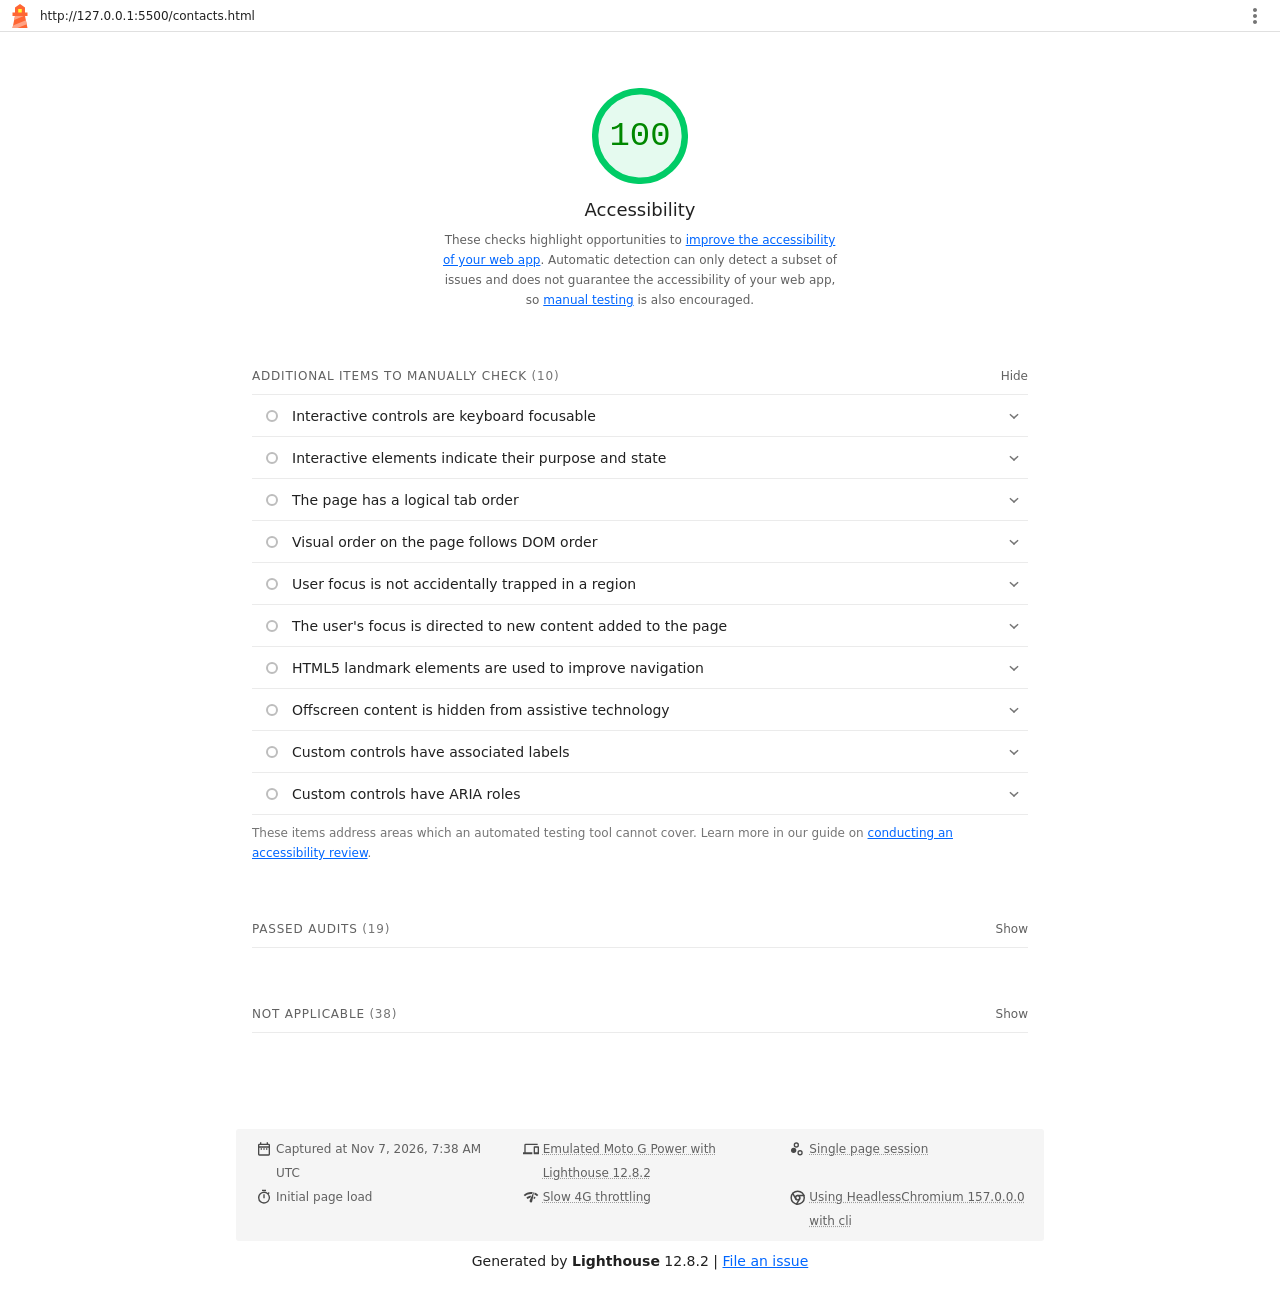
<file: lighthouse/contacts-accessibility.html>
<!--
@license
Copyright 2018 Google LLC
SPDX-License-Identifier: Apache-2.0
-->
<!doctype html>
<html lang="en">
<head>
  <meta charset="utf-8">
  <meta name="viewport" content="width=device-width, initial-scale=1, minimum-scale=1">
  <link rel="icon" href='data:image/svg+xml;utf8,<svg fill="none" xmlns="http://www.w3.org/2000/svg" viewBox="0 0 48 48"><path d="m14 7 10-7 10 7v10h5v7h-5l5 24H9l5-24H9v-7h5V7Z" fill="%23F63"/><path d="M31.561 24H14l-1.689 8.105L31.561 24ZM18.983 48H9l1.022-4.907L35.723 32.27l1.663 7.98L18.983 48Z" fill="%23FFA385"/><path fill="%23FF3" d="M20.5 10h7v7h-7z"/></svg>'>
  <title>Lighthouse Report</title>
  <style>body {margin: 0}</style>
</head>
<body>
  <noscript>Lighthouse report requires JavaScript. Please enable.</noscript>

  <div id="lh-log"></div>

  <script>window.__LIGHTHOUSE_JSON__ = {"lighthouseVersion":"12.8.2","requestedUrl":"http://127.0.0.1:5500/contacts.html","mainDocumentUrl":"http://127.0.0.1:5500/contacts.html","finalDisplayedUrl":"http://127.0.0.1:5500/contacts.html","finalUrl":"http://127.0.0.1:5500/contacts.html","fetchTime":"2026-11-07T07:38:50.814Z","gatherMode":"navigation","runWarnings":[],"userAgent":"Mozilla/5.0 (Macintosh; Intel Mac OS X 10_15_7) AppleWebKit/537.36 (KHTML, like Gecko) HeadlessChrome/157.0.0.0 Safari/537.36","environment":{"networkUserAgent":"Mozilla/5.0 (Linux; Android 11; moto g power (2022)) AppleWebKit/537.36 (KHTML, like Gecko) Chrome/136.0.0.0 Mobile Safari/537.36","hostUserAgent":"Mozilla/5.0 (Macintosh; Intel Mac OS X 10_15_7) AppleWebKit/537.36 (KHTML, like Gecko) HeadlessChrome/157.0.0.0 Safari/537.36","benchmarkIndex":4201,"credits":{"axe-core":"4.14.0"}},"audits":{"accesskeys":{"id":"accesskeys","title":"`[accesskey]` values are unique","description":"Access keys let users quickly focus a part of the page. For proper navigation, each access key must be unique. [Learn more about access keys](https://dequeuniversity.com/rules/axe/4.10/accesskeys).","score":null,"scoreDisplayMode":"notApplicable"},"aria-allowed-attr":{"id":"aria-allowed-attr","title":"`[aria-*]` attributes match their roles","description":"Each ARIA `role` supports a specific subset of `aria-*` attributes. Mismatching these invalidates the `aria-*` attributes. [Learn how to match ARIA attributes to their roles](https://dequeuniversity.com/rules/axe/4.10/aria-allowed-attr).","score":1,"scoreDisplayMode":"binary","details":{"type":"table","headings":[{"key":"node","valueType":"node","subItemsHeading":{"key":"relatedNode","valueType":"node"},"label":"Failing Elements"}],"items":[]}},"aria-allowed-role":{"id":"aria-allowed-role","title":"Uses ARIA roles only on compatible elements","description":"Many HTML elements can only be assigned certain ARIA roles. Using ARIA roles where they are not allowed can interfere with the accessibility of the web page. [Learn more about ARIA roles](https://dequeuniversity.com/rules/axe/4.10/aria-allowed-role).","score":null,"scoreDisplayMode":"notApplicable"},"aria-command-name":{"id":"aria-command-name","title":"`button`, `link`, and `menuitem` elements have accessible names","description":"When an element doesn't have an accessible name, screen readers announce it with a generic name, making it unusable for users who rely on screen readers. [Learn how to make command elements more accessible](https://dequeuniversity.com/rules/axe/4.10/aria-command-name).","score":null,"scoreDisplayMode":"notApplicable"},"aria-conditional-attr":{"id":"aria-conditional-attr","title":"ARIA attributes are used as specified for the element's role","description":"Some ARIA attributes are only allowed on an element under certain conditions. [Learn more about conditional ARIA attributes](https://dequeuniversity.com/rules/axe/4.10/aria-conditional-attr).","score":1,"scoreDisplayMode":"binary","details":{"type":"table","headings":[{"key":"node","valueType":"node","subItemsHeading":{"key":"relatedNode","valueType":"node"},"label":"Failing Elements"}],"items":[]}},"aria-deprecated-role":{"id":"aria-deprecated-role","title":"Deprecated ARIA roles were not used","description":"Deprecated ARIA roles may not be processed correctly by assistive technology. [Learn more about deprecated ARIA roles](https://dequeuniversity.com/rules/axe/4.10/aria-deprecated-role).","score":null,"scoreDisplayMode":"notApplicable"},"aria-dialog-name":{"id":"aria-dialog-name","title":"Elements with `role=\"dialog\"` or `role=\"alertdialog\"` have accessible names.","description":"ARIA dialog elements without accessible names may prevent screen readers users from discerning the purpose of these elements. [Learn how to make ARIA dialog elements more accessible](https://dequeuniversity.com/rules/axe/4.10/aria-dialog-name).","score":null,"scoreDisplayMode":"notApplicable"},"aria-hidden-body":{"id":"aria-hidden-body","title":"`[aria-hidden=\"true\"]` is not present on the document `\u003cbody>`","description":"Assistive technologies, like screen readers, work inconsistently when `aria-hidden=\"true\"` is set on the document `\u003cbody>`. [Learn how `aria-hidden` affects the document body](https://dequeuniversity.com/rules/axe/4.10/aria-hidden-body).","score":1,"scoreDisplayMode":"binary","details":{"type":"table","headings":[{"key":"node","valueType":"node","subItemsHeading":{"key":"relatedNode","valueType":"node"},"label":"Failing Elements"}],"items":[]}},"aria-hidden-focus":{"id":"aria-hidden-focus","title":"`[aria-hidden=\"true\"]` elements do not contain focusable descendents","description":"Focusable descendents within an `[aria-hidden=\"true\"]` element prevent those interactive elements from being available to users of assistive technologies like screen readers. [Learn how `aria-hidden` affects focusable elements](https://dequeuniversity.com/rules/axe/4.10/aria-hidden-focus).","score":null,"scoreDisplayMode":"notApplicable"},"aria-input-field-name":{"id":"aria-input-field-name","title":"ARIA input fields have accessible names","description":"When an input field doesn't have an accessible name, screen readers announce it with a generic name, making it unusable for users who rely on screen readers. [Learn more about input field labels](https://dequeuniversity.com/rules/axe/4.10/aria-input-field-name).","score":null,"scoreDisplayMode":"notApplicable"},"aria-meter-name":{"id":"aria-meter-name","title":"ARIA `meter` elements have accessible names","description":"When a meter element doesn't have an accessible name, screen readers announce it with a generic name, making it unusable for users who rely on screen readers. [Learn how to name `meter` elements](https://dequeuniversity.com/rules/axe/4.10/aria-meter-name).","score":null,"scoreDisplayMode":"notApplicable"},"aria-progressbar-name":{"id":"aria-progressbar-name","title":"ARIA `progressbar` elements have accessible names","description":"When a `progressbar` element doesn't have an accessible name, screen readers announce it with a generic name, making it unusable for users who rely on screen readers. [Learn how to label `progressbar` elements](https://dequeuniversity.com/rules/axe/4.10/aria-progressbar-name).","score":null,"scoreDisplayMode":"notApplicable"},"aria-prohibited-attr":{"id":"aria-prohibited-attr","title":"Elements use only permitted ARIA attributes","description":"Using ARIA attributes in roles where they are prohibited can mean that important information is not communicated to users of assistive technologies. [Learn more about prohibited ARIA roles](https://dequeuniversity.com/rules/axe/4.10/aria-prohibited-attr).","score":1,"scoreDisplayMode":"binary","details":{"type":"table","headings":[{"key":"node","valueType":"node","subItemsHeading":{"key":"relatedNode","valueType":"node"},"label":"Failing Elements"}],"items":[]}},"aria-required-attr":{"id":"aria-required-attr","title":"`[role]`s have all required `[aria-*]` attributes","description":"Some ARIA roles have required attributes that describe the state of the element to screen readers. [Learn more about roles and required attributes](https://dequeuniversity.com/rules/axe/4.10/aria-required-attr).","score":null,"scoreDisplayMode":"notApplicable"},"aria-required-children":{"id":"aria-required-children","title":"Elements with an ARIA `[role]` that require children to contain a specific `[role]` have all required children.","description":"Some ARIA parent roles must contain specific child roles to perform their intended accessibility functions. [Learn more about roles and required children elements](https://dequeuniversity.com/rules/axe/4.10/aria-required-children).","score":null,"scoreDisplayMode":"notApplicable"},"aria-required-parent":{"id":"aria-required-parent","title":"`[role]`s are contained by their required parent element","description":"Some ARIA child roles must be contained by specific parent roles to properly perform their intended accessibility functions. [Learn more about ARIA roles and required parent element](https://dequeuniversity.com/rules/axe/4.10/aria-required-parent).","score":null,"scoreDisplayMode":"notApplicable"},"aria-roles":{"id":"aria-roles","title":"`[role]` values are valid","description":"ARIA roles must have valid values in order to perform their intended accessibility functions. [Learn more about valid ARIA roles](https://dequeuniversity.com/rules/axe/4.10/aria-roles).","score":null,"scoreDisplayMode":"notApplicable"},"aria-text":{"id":"aria-text","title":"Elements with the `role=text` attribute do not have focusable descendents.","description":"Adding `role=text` around a text node split by markup enables VoiceOver to treat it as one phrase, but the element's focusable descendents will not be announced. [Learn more about the `role=text` attribute](https://dequeuniversity.com/rules/axe/4.10/aria-text).","score":null,"scoreDisplayMode":"notApplicable"},"aria-toggle-field-name":{"id":"aria-toggle-field-name","title":"ARIA toggle fields have accessible names","description":"When a toggle field doesn't have an accessible name, screen readers announce it with a generic name, making it unusable for users who rely on screen readers. [Learn more about toggle fields](https://dequeuniversity.com/rules/axe/4.10/aria-toggle-field-name).","score":null,"scoreDisplayMode":"notApplicable"},"aria-tooltip-name":{"id":"aria-tooltip-name","title":"ARIA `tooltip` elements have accessible names","description":"When a tooltip element doesn't have an accessible name, screen readers announce it with a generic name, making it unusable for users who rely on screen readers. [Learn how to name `tooltip` elements](https://dequeuniversity.com/rules/axe/4.10/aria-tooltip-name).","score":null,"scoreDisplayMode":"notApplicable"},"aria-treeitem-name":{"id":"aria-treeitem-name","title":"ARIA `treeitem` elements have accessible names","description":"When a `treeitem` element doesn't have an accessible name, screen readers announce it with a generic name, making it unusable for users who rely on screen readers. [Learn more about labeling `treeitem` elements](https://dequeuniversity.com/rules/axe/4.10/aria-treeitem-name).","score":null,"scoreDisplayMode":"notApplicable"},"aria-valid-attr-value":{"id":"aria-valid-attr-value","title":"`[aria-*]` attributes have valid values","description":"Assistive technologies, like screen readers, can't interpret ARIA attributes with invalid values. [Learn more about valid values for ARIA attributes](https://dequeuniversity.com/rules/axe/4.10/aria-valid-attr-value).","score":1,"scoreDisplayMode":"binary","details":{"type":"table","headings":[{"key":"node","valueType":"node","subItemsHeading":{"key":"relatedNode","valueType":"node"},"label":"Failing Elements"}],"items":[]}},"aria-valid-attr":{"id":"aria-valid-attr","title":"`[aria-*]` attributes are valid and not misspelled","description":"Assistive technologies, like screen readers, can't interpret ARIA attributes with invalid names. [Learn more about valid ARIA attributes](https://dequeuniversity.com/rules/axe/4.10/aria-valid-attr).","score":1,"scoreDisplayMode":"binary","details":{"type":"table","headings":[{"key":"node","valueType":"node","subItemsHeading":{"key":"relatedNode","valueType":"node"},"label":"Failing Elements"}],"items":[]}},"button-name":{"id":"button-name","title":"Buttons have an accessible name","description":"When a button doesn't have an accessible name, screen readers announce it as \"button\", making it unusable for users who rely on screen readers. [Learn how to make buttons more accessible](https://dequeuniversity.com/rules/axe/4.10/button-name).","score":null,"scoreDisplayMode":"notApplicable"},"bypass":{"id":"bypass","title":"The page contains a heading, skip link, or landmark region","description":"Adding ways to bypass repetitive content lets keyboard users navigate the page more efficiently. [Learn more about bypass blocks](https://dequeuniversity.com/rules/axe/4.10/bypass).","score":null,"scoreDisplayMode":"notApplicable"},"color-contrast":{"id":"color-contrast","title":"Background and foreground colors have a sufficient contrast ratio","description":"Low-contrast text is difficult or impossible for many users to read. [Learn how to provide sufficient color contrast](https://dequeuniversity.com/rules/axe/4.10/color-contrast).","score":1,"scoreDisplayMode":"binary","details":{"type":"table","headings":[{"key":"node","valueType":"node","subItemsHeading":{"key":"relatedNode","valueType":"node"},"label":"Failing Elements"}],"items":[]}},"definition-list":{"id":"definition-list","title":"`\u003cdl>`'s contain only properly-ordered `\u003cdt>` and `\u003cdd>` groups, `\u003cscript>`, `\u003ctemplate>` or `\u003cdiv>` elements.","description":"When definition lists are not properly marked up, screen readers may produce confusing or inaccurate output. [Learn how to structure definition lists correctly](https://dequeuniversity.com/rules/axe/4.10/definition-list).","score":null,"scoreDisplayMode":"notApplicable"},"dlitem":{"id":"dlitem","title":"Definition list items are wrapped in `\u003cdl>` elements","description":"Definition list items (`\u003cdt>` and `\u003cdd>`) must be wrapped in a parent `\u003cdl>` element to ensure that screen readers can properly announce them. [Learn how to structure definition lists correctly](https://dequeuniversity.com/rules/axe/4.10/dlitem).","score":null,"scoreDisplayMode":"notApplicable"},"document-title":{"id":"document-title","title":"Document has a `\u003ctitle>` element","description":"The title gives screen reader users an overview of the page, and search engine users rely on it heavily to determine if a page is relevant to their search. [Learn more about document titles](https://dequeuniversity.com/rules/axe/4.10/document-title).","score":1,"scoreDisplayMode":"binary","details":{"type":"table","headings":[{"key":"node","valueType":"node","subItemsHeading":{"key":"relatedNode","valueType":"node"},"label":"Failing Elements"}],"items":[]}},"duplicate-id-aria":{"id":"duplicate-id-aria","title":"ARIA IDs are unique","description":"The value of an ARIA ID must be unique to prevent other instances from being overlooked by assistive technologies. [Learn how to fix duplicate ARIA IDs](https://dequeuniversity.com/rules/axe/4.10/duplicate-id-aria).","score":null,"scoreDisplayMode":"notApplicable"},"empty-heading":{"id":"empty-heading","title":"All heading elements contain content.","description":"A heading with no content or inaccessible text prevent screen reader users from accessing information on the page's structure. [Learn more about headings](https://dequeuniversity.com/rules/axe/4.10/empty-heading).","score":null,"scoreDisplayMode":"notApplicable"},"form-field-multiple-labels":{"id":"form-field-multiple-labels","title":"No form fields have multiple labels","description":"Form fields with multiple labels can be confusingly announced by assistive technologies like screen readers which use either the first, the last, or all of the labels. [Learn how to use form labels](https://dequeuniversity.com/rules/axe/4.10/form-field-multiple-labels).","score":null,"scoreDisplayMode":"notApplicable"},"frame-title":{"id":"frame-title","title":"`\u003cframe>` or `\u003ciframe>` elements have a title","description":"Screen reader users rely on frame titles to describe the contents of frames. [Learn more about frame titles](https://dequeuniversity.com/rules/axe/4.10/frame-title).","score":null,"scoreDisplayMode":"notApplicable"},"heading-order":{"id":"heading-order","title":"Heading elements appear in a sequentially-descending order","description":"Properly ordered headings that do not skip levels convey the semantic structure of the page, making it easier to navigate and understand when using assistive technologies. [Learn more about heading order](https://dequeuniversity.com/rules/axe/4.10/heading-order).","score":1,"scoreDisplayMode":"binary","details":{"type":"table","headings":[{"key":"node","valueType":"node","subItemsHeading":{"key":"relatedNode","valueType":"node"},"label":"Failing Elements"}],"items":[]}},"html-has-lang":{"id":"html-has-lang","title":"`\u003chtml>` element has a `[lang]` attribute","description":"If a page doesn't specify a `lang` attribute, a screen reader assumes that the page is in the default language that the user chose when setting up the screen reader. If the page isn't actually in the default language, then the screen reader might not announce the page's text correctly. [Learn more about the `lang` attribute](https://dequeuniversity.com/rules/axe/4.10/html-has-lang).","score":1,"scoreDisplayMode":"binary","details":{"type":"table","headings":[{"key":"node","valueType":"node","subItemsHeading":{"key":"relatedNode","valueType":"node"},"label":"Failing Elements"}],"items":[]}},"html-lang-valid":{"id":"html-lang-valid","title":"`\u003chtml>` element has a valid value for its `[lang]` attribute","description":"Specifying a valid [BCP 47 language](https://www.w3.org/International/questions/qa-choosing-language-tags#question) helps screen readers announce text properly. [Learn how to use the `lang` attribute](https://dequeuniversity.com/rules/axe/4.10/html-lang-valid).","score":1,"scoreDisplayMode":"binary","details":{"type":"table","headings":[{"key":"node","valueType":"node","subItemsHeading":{"key":"relatedNode","valueType":"node"},"label":"Failing Elements"}],"items":[]}},"html-xml-lang-mismatch":{"id":"html-xml-lang-mismatch","title":"`\u003chtml>` element has an `[xml:lang]` attribute with the same base language as the `[lang]` attribute.","description":"If the webpage does not specify a consistent language, then the screen reader might not announce the page's text correctly. [Learn more about the `lang` attribute](https://dequeuniversity.com/rules/axe/4.10/html-xml-lang-mismatch).","score":null,"scoreDisplayMode":"notApplicable"},"identical-links-same-purpose":{"id":"identical-links-same-purpose","title":"Identical links have the same purpose.","description":"Links with the same destination should have the same description, to help users understand the link's purpose and decide whether to follow it. [Learn more about identical links](https://dequeuniversity.com/rules/axe/4.10/identical-links-same-purpose).","score":null,"scoreDisplayMode":"notApplicable"},"image-alt":{"id":"image-alt","title":"Image elements have `[alt]` attributes","description":"Informative elements should aim for short, descriptive alternate text. Decorative elements can be ignored with an empty alt attribute. [Learn more about the `alt` attribute](https://dequeuniversity.com/rules/axe/4.10/image-alt).","score":null,"scoreDisplayMode":"notApplicable"},"image-redundant-alt":{"id":"image-redundant-alt","title":"Image elements do not have `[alt]` attributes that are redundant text.","description":"Informative elements should aim for short, descriptive alternative text. Alternative text that is exactly the same as the text adjacent to the link or image is potentially confusing for screen reader users, because the text will be read twice. [Learn more about the `alt` attribute](https://dequeuniversity.com/rules/axe/4.10/image-redundant-alt).","score":null,"scoreDisplayMode":"notApplicable"},"input-button-name":{"id":"input-button-name","title":"Input buttons have discernible text.","description":"Adding discernable and accessible text to input buttons may help screen reader users understand the purpose of the input button. [Learn more about input buttons](https://dequeuniversity.com/rules/axe/4.10/input-button-name).","score":null,"scoreDisplayMode":"notApplicable"},"input-image-alt":{"id":"input-image-alt","title":"`\u003cinput type=\"image\">` elements have `[alt]` text","description":"When an image is being used as an `\u003cinput>` button, providing alternative text can help screen reader users understand the purpose of the button. [Learn about input image alt text](https://dequeuniversity.com/rules/axe/4.10/input-image-alt).","score":null,"scoreDisplayMode":"notApplicable"},"label-content-name-mismatch":{"id":"label-content-name-mismatch","title":"Elements with visible text labels have matching accessible names.","description":"Visible text labels that do not match the accessible name can result in a confusing experience for screen reader users. [Learn more about accessible names](https://dequeuniversity.com/rules/axe/4.10/label-content-name-mismatch).","score":1,"scoreDisplayMode":"binary","details":{"type":"table","headings":[{"key":"node","valueType":"node","subItemsHeading":{"key":"relatedNode","valueType":"node"},"label":"Failing Elements"}],"items":[]}},"label":{"id":"label","title":"Form elements have associated labels","description":"Labels ensure that form controls are announced properly by assistive technologies, like screen readers. [Learn more about form element labels](https://dequeuniversity.com/rules/axe/4.10/label).","score":null,"scoreDisplayMode":"notApplicable"},"landmark-one-main":{"id":"landmark-one-main","title":"Document has a main landmark.","description":"One main landmark helps screen reader users navigate a web page. [Learn more about landmarks](https://dequeuniversity.com/rules/axe/4.10/landmark-one-main).","score":null,"scoreDisplayMode":"notApplicable"},"link-name":{"id":"link-name","title":"Links have a discernible name","description":"Link text (and alternate text for images, when used as links) that is discernible, unique, and focusable improves the navigation experience for screen reader users. [Learn how to make links accessible](https://dequeuniversity.com/rules/axe/4.10/link-name).","score":1,"scoreDisplayMode":"binary","details":{"type":"table","headings":[{"key":"node","valueType":"node","subItemsHeading":{"key":"relatedNode","valueType":"node"},"label":"Failing Elements"}],"items":[]}},"link-in-text-block":{"id":"link-in-text-block","title":"Links are distinguishable without relying on color.","description":"Low-contrast text is difficult or impossible for many users to read. Link text that is discernible improves the experience for users with low vision. [Learn how to make links distinguishable](https://dequeuniversity.com/rules/axe/4.10/link-in-text-block).","score":1,"scoreDisplayMode":"binary","details":{"type":"table","headings":[{"key":"node","valueType":"node","subItemsHeading":{"key":"relatedNode","valueType":"node"},"label":"Failing Elements"}],"items":[]}},"list":{"id":"list","title":"Lists contain only `\u003cli>` elements and script supporting elements (`\u003cscript>` and `\u003ctemplate>`).","description":"Screen readers have a specific way of announcing lists. Ensuring proper list structure aids screen reader output. [Learn more about proper list structure](https://dequeuniversity.com/rules/axe/4.10/list).","score":1,"scoreDisplayMode":"binary","details":{"type":"table","headings":[{"key":"node","valueType":"node","subItemsHeading":{"key":"relatedNode","valueType":"node"},"label":"Failing Elements"}],"items":[]}},"listitem":{"id":"listitem","title":"List items (`\u003cli>`) are contained within `\u003cul>`, `\u003col>` or `\u003cmenu>` parent elements","description":"Screen readers require list items (`\u003cli>`) to be contained within a parent `\u003cul>`, `\u003col>` or `\u003cmenu>` to be announced properly. [Learn more about proper list structure](https://dequeuniversity.com/rules/axe/4.10/listitem).","score":1,"scoreDisplayMode":"binary","details":{"type":"table","headings":[{"key":"node","valueType":"node","subItemsHeading":{"key":"relatedNode","valueType":"node"},"label":"Failing Elements"}],"items":[]}},"meta-refresh":{"id":"meta-refresh","title":"The document does not use `\u003cmeta http-equiv=\"refresh\">`","description":"Users do not expect a page to refresh automatically, and doing so will move focus back to the top of the page. This may create a frustrating or confusing experience. [Learn more about the refresh meta tag](https://dequeuniversity.com/rules/axe/4.10/meta-refresh).","score":null,"scoreDisplayMode":"notApplicable"},"meta-viewport":{"id":"meta-viewport","title":"`[user-scalable=\"no\"]` is not used in the `\u003cmeta name=\"viewport\">` element and the `[maximum-scale]` attribute is not less than 5.","description":"Disabling zooming is problematic for users with low vision who rely on screen magnification to properly see the contents of a web page. [Learn more about the viewport meta tag](https://dequeuniversity.com/rules/axe/4.10/meta-viewport).","score":1,"scoreDisplayMode":"binary","details":{"type":"table","headings":[{"key":"node","valueType":"node","subItemsHeading":{"key":"relatedNode","valueType":"node"},"label":"Failing Elements"}],"items":[]}},"object-alt":{"id":"object-alt","title":"`\u003cobject>` elements have alternate text","description":"Screen readers cannot translate non-text content. Adding alternate text to `\u003cobject>` elements helps screen readers convey meaning to users. [Learn more about alt text for `object` elements](https://dequeuniversity.com/rules/axe/4.10/object-alt).","score":null,"scoreDisplayMode":"notApplicable"},"select-name":{"id":"select-name","title":"Select elements have associated label elements.","description":"Form elements without effective labels can create frustrating experiences for screen reader users. [Learn more about the `select` element](https://dequeuniversity.com/rules/axe/4.10/select-name).","score":null,"scoreDisplayMode":"notApplicable"},"skip-link":{"id":"skip-link","title":"Skip links are focusable.","description":"Including a skip link can help users skip to the main content to save time. [Learn more about skip links](https://dequeuniversity.com/rules/axe/4.10/skip-link).","score":1,"scoreDisplayMode":"binary","details":{"type":"table","headings":[{"key":"node","valueType":"node","subItemsHeading":{"key":"relatedNode","valueType":"node"},"label":"Failing Elements"}],"items":[]}},"tabindex":{"id":"tabindex","title":"No element has a `[tabindex]` value greater than 0","description":"A value greater than 0 implies an explicit navigation ordering. Although technically valid, this often creates frustrating experiences for users who rely on assistive technologies. [Learn more about the `tabindex` attribute](https://dequeuniversity.com/rules/axe/4.10/tabindex).","score":1,"scoreDisplayMode":"binary","details":{"type":"table","headings":[{"key":"node","valueType":"node","subItemsHeading":{"key":"relatedNode","valueType":"node"},"label":"Failing Elements"}],"items":[]}},"table-duplicate-name":{"id":"table-duplicate-name","title":"Tables have different content in the summary attribute and `\u003ccaption>`.","description":"The summary attribute should describe the table structure, while `\u003ccaption>` should have the onscreen title. Accurate table mark-up helps users of screen readers. [Learn more about summary and caption](https://dequeuniversity.com/rules/axe/4.10/table-duplicate-name).","score":null,"scoreDisplayMode":"notApplicable"},"table-fake-caption":{"id":"table-fake-caption","title":"Tables use `\u003ccaption>` instead of cells with the `[colspan]` attribute to indicate a caption.","description":"Screen readers have features to make navigating tables easier. Ensuring that tables use the actual caption element instead of cells with the `[colspan]` attribute may improve the experience for screen reader users. [Learn more about captions](https://dequeuniversity.com/rules/axe/4.10/table-fake-caption).","score":null,"scoreDisplayMode":"notApplicable"},"target-size":{"id":"target-size","title":"Touch targets have sufficient size and spacing.","description":"Touch targets with sufficient size and spacing help users who may have difficulty targeting small controls to activate the targets. [Learn more about touch targets](https://dequeuniversity.com/rules/axe/4.10/target-size).","score":1,"scoreDisplayMode":"binary","details":{"type":"table","headings":[{"key":"node","valueType":"node","subItemsHeading":{"key":"relatedNode","valueType":"node"},"label":"Failing Elements"}],"items":[]}},"td-has-header":{"id":"td-has-header","title":"`\u003ctd>` elements in a large `\u003ctable>` have one or more table headers.","description":"Screen readers have features to make navigating tables easier. Ensuring that `\u003ctd>` elements in a large table (3 or more cells in width and height) have an associated table header may improve the experience for screen reader users. [Learn more about table headers](https://dequeuniversity.com/rules/axe/4.10/td-has-header).","score":null,"scoreDisplayMode":"notApplicable"},"td-headers-attr":{"id":"td-headers-attr","title":"Cells in a `\u003ctable>` element that use the `[headers]` attribute refer to table cells within the same table.","description":"Screen readers have features to make navigating tables easier. Ensuring `\u003ctd>` cells using the `[headers]` attribute only refer to other cells in the same table may improve the experience for screen reader users. [Learn more about the `headers` attribute](https://dequeuniversity.com/rules/axe/4.10/td-headers-attr).","score":null,"scoreDisplayMode":"notApplicable"},"th-has-data-cells":{"id":"th-has-data-cells","title":"`\u003cth>` elements and elements with `[role=\"columnheader\"/\"rowheader\"]` have data cells they describe.","description":"Screen readers have features to make navigating tables easier. Ensuring table headers always refer to some set of cells may improve the experience for screen reader users. [Learn more about table headers](https://dequeuniversity.com/rules/axe/4.10/th-has-data-cells).","score":null,"scoreDisplayMode":"notApplicable"},"valid-lang":{"id":"valid-lang","title":"`[lang]` attributes have a valid value","description":"Specifying a valid [BCP 47 language](https://www.w3.org/International/questions/qa-choosing-language-tags#question) on elements helps ensure that text is pronounced correctly by a screen reader. [Learn how to use the `lang` attribute](https://dequeuniversity.com/rules/axe/4.10/valid-lang).","score":null,"scoreDisplayMode":"notApplicable"},"video-caption":{"id":"video-caption","title":"`\u003cvideo>` elements contain a `\u003ctrack>` element with `[kind=\"captions\"]`","description":"When a video provides a caption it is easier for deaf and hearing impaired users to access its information. [Learn more about video captions](https://dequeuniversity.com/rules/axe/4.10/video-caption).","score":null,"scoreDisplayMode":"notApplicable"},"custom-controls-labels":{"id":"custom-controls-labels","title":"Custom controls have associated labels","description":"Custom interactive controls have associated labels, provided by aria-label or aria-labelledby. [Learn more about custom controls and labels](https://developer.chrome.com/docs/lighthouse/accessibility/custom-controls-labels/).","score":null,"scoreDisplayMode":"manual"},"custom-controls-roles":{"id":"custom-controls-roles","title":"Custom controls have ARIA roles","description":"Custom interactive controls have appropriate ARIA roles. [Learn how to add roles to custom controls](https://developer.chrome.com/docs/lighthouse/accessibility/custom-control-roles/).","score":null,"scoreDisplayMode":"manual"},"focus-traps":{"id":"focus-traps","title":"User focus is not accidentally trapped in a region","description":"A user can tab into and out of any control or region without accidentally trapping their focus. [Learn how to avoid focus traps](https://developer.chrome.com/docs/lighthouse/accessibility/focus-traps/).","score":null,"scoreDisplayMode":"manual"},"focusable-controls":{"id":"focusable-controls","title":"Interactive controls are keyboard focusable","description":"Custom interactive controls are keyboard focusable and display a focus indicator. [Learn how to make custom controls focusable](https://developer.chrome.com/docs/lighthouse/accessibility/focusable-controls/).","score":null,"scoreDisplayMode":"manual"},"interactive-element-affordance":{"id":"interactive-element-affordance","title":"Interactive elements indicate their purpose and state","description":"Interactive elements, such as links and buttons, should indicate their state and be distinguishable from non-interactive elements. [Learn how to decorate interactive elements with affordance hints](https://developer.chrome.com/docs/lighthouse/accessibility/interactive-element-affordance/).","score":null,"scoreDisplayMode":"manual"},"logical-tab-order":{"id":"logical-tab-order","title":"The page has a logical tab order","description":"Tabbing through the page follows the visual layout. Users cannot focus elements that are offscreen. [Learn more about logical tab ordering](https://developer.chrome.com/docs/lighthouse/accessibility/logical-tab-order/).","score":null,"scoreDisplayMode":"manual"},"managed-focus":{"id":"managed-focus","title":"The user's focus is directed to new content added to the page","description":"If new content, such as a dialog, is added to the page, the user's focus is directed to it. [Learn how to direct focus to new content](https://developer.chrome.com/docs/lighthouse/accessibility/managed-focus/).","score":null,"scoreDisplayMode":"manual"},"offscreen-content-hidden":{"id":"offscreen-content-hidden","title":"Offscreen content is hidden from assistive technology","description":"Offscreen content is hidden with display: none or aria-hidden=true. [Learn how to properly hide offscreen content](https://developer.chrome.com/docs/lighthouse/accessibility/offscreen-content-hidden/).","score":null,"scoreDisplayMode":"manual"},"use-landmarks":{"id":"use-landmarks","title":"HTML5 landmark elements are used to improve navigation","description":"Landmark elements (`\u003cmain>`, `\u003cnav>`, etc.) are used to improve the keyboard navigation of the page for assistive technology. [Learn more about landmark elements](https://developer.chrome.com/docs/lighthouse/accessibility/use-landmarks/).","score":null,"scoreDisplayMode":"manual"},"visual-order-follows-dom":{"id":"visual-order-follows-dom","title":"Visual order on the page follows DOM order","description":"DOM order matches the visual order, improving navigation for assistive technology. [Learn more about DOM and visual ordering](https://developer.chrome.com/docs/lighthouse/accessibility/visual-order-follows-dom/).","score":null,"scoreDisplayMode":"manual"}},"configSettings":{"output":["html","json"],"maxWaitForFcp":30000,"maxWaitForLoad":45000,"pauseAfterFcpMs":1000,"pauseAfterLoadMs":1000,"networkQuietThresholdMs":1000,"cpuQuietThresholdMs":1000,"formFactor":"mobile","throttling":{"rttMs":150,"throughputKbps":1638.4,"requestLatencyMs":562.5,"downloadThroughputKbps":1474.5600000000002,"uploadThroughputKbps":675,"cpuSlowdownMultiplier":4},"throttlingMethod":"simulate","screenEmulation":{"mobile":true,"width":412,"height":823,"deviceScaleFactor":1.75,"disabled":false},"emulatedUserAgent":"Mozilla/5.0 (Linux; Android 11; moto g power (2022)) AppleWebKit/537.36 (KHTML, like Gecko) Chrome/136.0.0.0 Mobile Safari/537.36","auditMode":false,"gatherMode":false,"clearStorageTypes":["file_systems","shader_cache","service_workers","cache_storage"],"disableStorageReset":false,"debugNavigation":false,"channel":"cli","usePassiveGathering":false,"disableFullPageScreenshot":false,"skipAboutBlank":false,"blankPage":"about:blank","ignoreStatusCode":false,"locale":"en-US","blockedUrlPatterns":null,"additionalTraceCategories":null,"extraHeaders":null,"precomputedLanternData":null,"onlyAudits":null,"onlyCategories":["accessibility"],"skipAudits":null},"categories":{"accessibility":{"title":"Accessibility","description":"These checks highlight opportunities to [improve the accessibility of your web app](https://developer.chrome.com/docs/lighthouse/accessibility/). Automatic detection can only detect a subset of issues and does not guarantee the accessibility of your web app, so [manual testing](https://web.dev/articles/how-to-review) is also encouraged.","manualDescription":"These items address areas which an automated testing tool cannot cover. Learn more in our guide on [conducting an accessibility review](https://web.dev/articles/how-to-review).","supportedModes":["navigation","snapshot"],"auditRefs":[{"id":"accesskeys","weight":0,"group":"a11y-navigation"},{"id":"aria-allowed-attr","weight":10,"group":"a11y-aria"},{"id":"aria-allowed-role","weight":0,"group":"a11y-aria"},{"id":"aria-command-name","weight":0,"group":"a11y-aria"},{"id":"aria-conditional-attr","weight":7,"group":"a11y-aria"},{"id":"aria-deprecated-role","weight":0,"group":"a11y-aria"},{"id":"aria-dialog-name","weight":0,"group":"a11y-aria"},{"id":"aria-hidden-body","weight":10,"group":"a11y-aria"},{"id":"aria-hidden-focus","weight":0,"group":"a11y-aria"},{"id":"aria-input-field-name","weight":0,"group":"a11y-aria"},{"id":"aria-meter-name","weight":0,"group":"a11y-aria"},{"id":"aria-progressbar-name","weight":0,"group":"a11y-aria"},{"id":"aria-prohibited-attr","weight":7,"group":"a11y-aria"},{"id":"aria-required-attr","weight":0,"group":"a11y-aria"},{"id":"aria-required-children","weight":0,"group":"a11y-aria"},{"id":"aria-required-parent","weight":0,"group":"a11y-aria"},{"id":"aria-roles","weight":0,"group":"a11y-aria"},{"id":"aria-text","weight":0,"group":"a11y-aria"},{"id":"aria-toggle-field-name","weight":0,"group":"a11y-aria"},{"id":"aria-tooltip-name","weight":0,"group":"a11y-aria"},{"id":"aria-treeitem-name","weight":0,"group":"a11y-aria"},{"id":"aria-valid-attr-value","weight":10,"group":"a11y-aria"},{"id":"aria-valid-attr","weight":10,"group":"a11y-aria"},{"id":"button-name","weight":0,"group":"a11y-names-labels"},{"id":"bypass","weight":0,"group":"a11y-navigation"},{"id":"color-contrast","weight":7,"group":"a11y-color-contrast"},{"id":"definition-list","weight":0,"group":"a11y-tables-lists"},{"id":"dlitem","weight":0,"group":"a11y-tables-lists"},{"id":"document-title","weight":7,"group":"a11y-names-labels"},{"id":"duplicate-id-aria","weight":0,"group":"a11y-aria"},{"id":"form-field-multiple-labels","weight":0,"group":"a11y-names-labels"},{"id":"frame-title","weight":0,"group":"a11y-names-labels"},{"id":"heading-order","weight":3,"group":"a11y-navigation"},{"id":"html-has-lang","weight":7,"group":"a11y-language"},{"id":"html-lang-valid","weight":7,"group":"a11y-language"},{"id":"html-xml-lang-mismatch","weight":0,"group":"a11y-language"},{"id":"image-alt","weight":0,"group":"a11y-names-labels"},{"id":"image-redundant-alt","weight":0,"group":"a11y-names-labels"},{"id":"input-button-name","weight":0,"group":"a11y-names-labels"},{"id":"input-image-alt","weight":0,"group":"a11y-names-labels"},{"id":"label","weight":0,"group":"a11y-names-labels"},{"id":"link-in-text-block","weight":7,"group":"a11y-color-contrast"},{"id":"link-name","weight":7,"group":"a11y-names-labels"},{"id":"list","weight":7,"group":"a11y-tables-lists"},{"id":"listitem","weight":7,"group":"a11y-tables-lists"},{"id":"meta-refresh","weight":0,"group":"a11y-best-practices"},{"id":"meta-viewport","weight":10,"group":"a11y-best-practices"},{"id":"object-alt","weight":0,"group":"a11y-names-labels"},{"id":"select-name","weight":0,"group":"a11y-names-labels"},{"id":"skip-link","weight":3,"group":"a11y-names-labels"},{"id":"tabindex","weight":7,"group":"a11y-navigation"},{"id":"table-duplicate-name","weight":0,"group":"a11y-tables-lists"},{"id":"target-size","weight":7,"group":"a11y-best-practices"},{"id":"td-headers-attr","weight":0,"group":"a11y-tables-lists"},{"id":"th-has-data-cells","weight":0,"group":"a11y-tables-lists"},{"id":"valid-lang","weight":0,"group":"a11y-language"},{"id":"video-caption","weight":0,"group":"a11y-audio-video"},{"id":"focusable-controls","weight":0},{"id":"interactive-element-affordance","weight":0},{"id":"logical-tab-order","weight":0},{"id":"visual-order-follows-dom","weight":0},{"id":"focus-traps","weight":0},{"id":"managed-focus","weight":0},{"id":"use-landmarks","weight":0},{"id":"offscreen-content-hidden","weight":0},{"id":"custom-controls-labels","weight":0},{"id":"custom-controls-roles","weight":0},{"id":"empty-heading","weight":0,"group":"hidden"},{"id":"identical-links-same-purpose","weight":0,"group":"hidden"},{"id":"landmark-one-main","weight":0,"group":"hidden"},{"id":"label-content-name-mismatch","weight":0,"group":"hidden"},{"id":"table-fake-caption","weight":0,"group":"hidden"},{"id":"td-has-header","weight":0,"group":"hidden"}],"id":"accessibility","score":1}},"categoryGroups":{"metrics":{"title":"Metrics"},"insights":{"title":"Insights","description":"These insights are also available in the Chrome DevTools Performance Panel - [record a trace](https://developer.chrome.com/docs/devtools/performance/reference) to view more detailed information."},"diagnostics":{"title":"Diagnostics","description":"More information about the performance of your application. These numbers don't [directly affect](https://developer.chrome.com/docs/lighthouse/performance/performance-scoring/) the Performance score."},"a11y-best-practices":{"title":"Best practices","description":"These items highlight common accessibility best practices."},"a11y-color-contrast":{"title":"Contrast","description":"These are opportunities to improve the legibility of your content."},"a11y-names-labels":{"title":"Names and labels","description":"These are opportunities to improve the semantics of the controls in your application. This may enhance the experience for users of assistive technology, like a screen reader."},"a11y-navigation":{"title":"Navigation","description":"These are opportunities to improve keyboard navigation in your application."},"a11y-aria":{"title":"ARIA","description":"These are opportunities to improve the usage of ARIA in your application which may enhance the experience for users of assistive technology, like a screen reader."},"a11y-language":{"title":"Internationalization and localization","description":"These are opportunities to improve the interpretation of your content by users in different locales."},"a11y-audio-video":{"title":"Audio and video","description":"These are opportunities to provide alternative content for audio and video. This may improve the experience for users with hearing or vision impairments."},"a11y-tables-lists":{"title":"Tables and lists","description":"These are opportunities to improve the experience of reading tabular or list data using assistive technology, like a screen reader."},"seo-mobile":{"title":"Mobile Friendly","description":"Make sure your pages are mobile friendly so users don’t have to pinch or zoom in order to read the content pages. [Learn how to make pages mobile-friendly](https://developers.google.com/search/mobile-sites/)."},"seo-content":{"title":"Content Best Practices","description":"Format your HTML in a way that enables crawlers to better understand your app’s content."},"seo-crawl":{"title":"Crawling and Indexing","description":"To appear in search results, crawlers need access to your app."},"best-practices-trust-safety":{"title":"Trust and Safety"},"best-practices-ux":{"title":"User Experience"},"best-practices-browser-compat":{"title":"Browser Compatibility"},"best-practices-general":{"title":"General"},"hidden":{"title":""}},"stackPacks":[],"entities":[{"name":"127.0.0.1","origins":["http://127.0.0.1:5500"],"isFirstParty":true,"isUnrecognized":true}],"fullPageScreenshot":{"screenshot":{"data":"[data-uri]","width":412,"height":1055},"nodes":{}},"timing":{"entries":[{"startTime":827.11,"name":"lh:config","duration":190,"entryType":"measure"},{"startTime":828.44,"name":"lh:config:resolveArtifactsToDefns","duration":21.49,"entryType":"measure"},{"startTime":1017.17,"name":"lh:runner:gather","duration":4785.27,"entryType":"measure"},{"startTime":1055.14,"name":"lh:driver:connect","duration":2.33,"entryType":"measure"},{"startTime":1057.56,"name":"lh:driver:navigate","duration":2.96,"entryType":"measure"},{"startTime":1060.63,"name":"lh:gather:getBenchmarkIndex","duration":1001.86,"entryType":"measure"},{"startTime":2062.6,"name":"lh:gather:getVersion","duration":0.48,"entryType":"measure"},{"startTime":2063.12,"name":"lh:gather:getDevicePixelRatio","duration":0.48,"entryType":"measure"},{"startTime":2065.11,"name":"lh:prepare:navigationMode","duration":30.96,"entryType":"measure"},{"startTime":2071.66,"name":"lh:storage:clearDataForOrigin","duration":18.92,"entryType":"measure"},{"startTime":2090.62,"name":"lh:storage:clearBrowserCaches","duration":4.78,"entryType":"measure"},{"startTime":2095.76,"name":"lh:gather:prepareThrottlingAndNetwork","duration":0.31,"entryType":"measure"},{"startTime":2097.67,"name":"lh:driver:navigate","duration":2352.48,"entryType":"measure"},{"startTime":4451.09,"name":"lh:computed:NetworkRecords","duration":0.33,"entryType":"measure"},{"startTime":4451.61,"name":"lh:gather:getArtifact:DevtoolsLog","duration":0.01,"entryType":"measure"},{"startTime":4451.62,"name":"lh:gather:getArtifact:Accessibility","duration":84.27,"entryType":"measure"},{"startTime":4535.99,"name":"lh:gather:getArtifact:NetworkUserAgent","duration":0.03,"entryType":"measure"},{"startTime":4536.02,"name":"lh:gather:getArtifact:Stacks","duration":3.81,"entryType":"measure"},{"startTime":4536.06,"name":"lh:gather:collectStacks","duration":3.76,"entryType":"measure"},{"startTime":4539.84,"name":"lh:gather:getArtifact:FullPageScreenshot","duration":1253.09,"entryType":"measure"},{"startTime":5802.62,"name":"lh:runner:audit","duration":76.54,"entryType":"measure"},{"startTime":5802.68,"name":"lh:runner:auditing","duration":76.3,"entryType":"measure"},{"startTime":5803.33,"name":"lh:audit:accesskeys","duration":0.58,"entryType":"measure"},{"startTime":5804.05,"name":"lh:audit:aria-allowed-attr","duration":1.93,"entryType":"measure"},{"startTime":5806.1,"name":"lh:audit:aria-allowed-role","duration":0.68,"entryType":"measure"},{"startTime":5806.93,"name":"lh:audit:aria-command-name","duration":0.56,"entryType":"measure"},{"startTime":5807.62,"name":"lh:audit:aria-conditional-attr","duration":2.36,"entryType":"measure"},{"startTime":5810.08,"name":"lh:audit:aria-deprecated-role","duration":0.37,"entryType":"measure"},{"startTime":5810.68,"name":"lh:audit:aria-dialog-name","duration":0.49,"entryType":"measure"},{"startTime":5811.27,"name":"lh:audit:aria-hidden-body","duration":1.51,"entryType":"measure"},{"startTime":5812.89,"name":"lh:audit:aria-hidden-focus","duration":0.48,"entryType":"measure"},{"startTime":5813.46,"name":"lh:audit:aria-input-field-name","duration":0.46,"entryType":"measure"},{"startTime":5814.01,"name":"lh:audit:aria-meter-name","duration":0.49,"entryType":"measure"},{"startTime":5814.59,"name":"lh:audit:aria-progressbar-name","duration":0.54,"entryType":"measure"},{"startTime":5815.24,"name":"lh:audit:aria-prohibited-attr","duration":1.31,"entryType":"measure"},{"startTime":5816.64,"name":"lh:audit:aria-required-attr","duration":0.46,"entryType":"measure"},{"startTime":5817.2,"name":"lh:audit:aria-required-children","duration":0.49,"entryType":"measure"},{"startTime":5817.76,"name":"lh:audit:aria-required-parent","duration":0.46,"entryType":"measure"},{"startTime":5818.3,"name":"lh:audit:aria-roles","duration":0.48,"entryType":"measure"},{"startTime":5818.86,"name":"lh:audit:aria-text","duration":0.58,"entryType":"measure"},{"startTime":5819.52,"name":"lh:audit:aria-toggle-field-name","duration":0.54,"entryType":"measure"},{"startTime":5820.13,"name":"lh:audit:aria-tooltip-name","duration":0.56,"entryType":"measure"},{"startTime":5820.77,"name":"lh:audit:aria-treeitem-name","duration":0.63,"entryType":"measure"},{"startTime":5821.47,"name":"lh:audit:aria-valid-attr-value","duration":1.12,"entryType":"measure"},{"startTime":5822.66,"name":"lh:audit:aria-valid-attr","duration":1.02,"entryType":"measure"},{"startTime":5823.74,"name":"lh:audit:button-name","duration":0.6,"entryType":"measure"},{"startTime":5824.41,"name":"lh:audit:bypass","duration":1.14,"entryType":"measure"},{"startTime":5825.63,"name":"lh:audit:color-contrast","duration":1.01,"entryType":"measure"},{"startTime":5826.71,"name":"lh:audit:definition-list","duration":0.63,"entryType":"measure"},{"startTime":5827.42,"name":"lh:audit:dlitem","duration":0.63,"entryType":"measure"},{"startTime":5828.13,"name":"lh:audit:document-title","duration":1.16,"entryType":"measure"},{"startTime":5829.37,"name":"lh:audit:duplicate-id-aria","duration":0.59,"entryType":"measure"},{"startTime":5830.03,"name":"lh:audit:empty-heading","duration":1.08,"entryType":"measure"},{"startTime":5831.18,"name":"lh:audit:form-field-multiple-labels","duration":0.65,"entryType":"measure"},{"startTime":5831.9,"name":"lh:audit:frame-title","duration":0.64,"entryType":"measure"},{"startTime":5832.62,"name":"lh:audit:heading-order","duration":1.13,"entryType":"measure"},{"startTime":5833.84,"name":"lh:audit:html-has-lang","duration":1.15,"entryType":"measure"},{"startTime":5835.07,"name":"lh:audit:html-lang-valid","duration":1.01,"entryType":"measure"},{"startTime":5836.15,"name":"lh:audit:html-xml-lang-mismatch","duration":0.71,"entryType":"measure"},{"startTime":5836.92,"name":"lh:audit:identical-links-same-purpose","duration":1.12,"entryType":"measure"},{"startTime":5838.11,"name":"lh:audit:image-alt","duration":0.65,"entryType":"measure"},{"startTime":5838.83,"name":"lh:audit:image-redundant-alt","duration":5.5,"entryType":"measure"},{"startTime":5844.42,"name":"lh:audit:input-button-name","duration":0.91,"entryType":"measure"},{"startTime":5845.43,"name":"lh:audit:input-image-alt","duration":1.73,"entryType":"measure"},{"startTime":5847.24,"name":"lh:audit:label-content-name-mismatch","duration":1.28,"entryType":"measure"},{"startTime":5848.6,"name":"lh:audit:label","duration":1.16,"entryType":"measure"},{"startTime":5849.84,"name":"lh:audit:landmark-one-main","duration":1.28,"entryType":"measure"},{"startTime":5851.2,"name":"lh:audit:link-name","duration":1.3,"entryType":"measure"},{"startTime":5852.57,"name":"lh:audit:link-in-text-block","duration":1.29,"entryType":"measure"},{"startTime":5853.95,"name":"lh:audit:list","duration":1.35,"entryType":"measure"},{"startTime":5855.38,"name":"lh:audit:listitem","duration":1.44,"entryType":"measure"},{"startTime":5856.9,"name":"lh:audit:meta-refresh","duration":0.95,"entryType":"measure"},{"startTime":5857.95,"name":"lh:audit:meta-viewport","duration":1.34,"entryType":"measure"},{"startTime":5859.38,"name":"lh:audit:object-alt","duration":0.97,"entryType":"measure"},{"startTime":5860.42,"name":"lh:audit:select-name","duration":0.95,"entryType":"measure"},{"startTime":5861.45,"name":"lh:audit:skip-link","duration":1.26,"entryType":"measure"},{"startTime":5862.8,"name":"lh:audit:tabindex","duration":1.25,"entryType":"measure"},{"startTime":5864.14,"name":"lh:audit:table-duplicate-name","duration":1.11,"entryType":"measure"},{"startTime":5865.35,"name":"lh:audit:table-fake-caption","duration":1.29,"entryType":"measure"},{"startTime":5866.72,"name":"lh:audit:target-size","duration":1.31,"entryType":"measure"},{"startTime":5868.12,"name":"lh:audit:td-has-header","duration":1.17,"entryType":"measure"},{"startTime":5869.36,"name":"lh:audit:td-headers-attr","duration":1.25,"entryType":"measure"},{"startTime":5870.71,"name":"lh:audit:th-has-data-cells","duration":1.22,"entryType":"measure"},{"startTime":5872.01,"name":"lh:audit:valid-lang","duration":1.19,"entryType":"measure"},{"startTime":5873.29,"name":"lh:audit:video-caption","duration":5.54,"entryType":"measure"},{"startTime":5878.85,"name":"lh:audit:custom-controls-labels","duration":0.07,"entryType":"measure"},{"startTime":5878.93,"name":"lh:audit:custom-controls-roles","duration":0.01,"entryType":"measure"},{"startTime":5878.93,"name":"lh:audit:focus-traps","duration":0,"entryType":"measure"},{"startTime":5878.94,"name":"lh:audit:focusable-controls","duration":0,"entryType":"measure"},{"startTime":5878.94,"name":"lh:audit:interactive-element-affordance","duration":0,"entryType":"measure"},{"startTime":5878.95,"name":"lh:audit:logical-tab-order","duration":0,"entryType":"measure"},{"startTime":5878.96,"name":"lh:audit:managed-focus","duration":0,"entryType":"measure"},{"startTime":5878.96,"name":"lh:audit:offscreen-content-hidden","duration":0,"entryType":"measure"},{"startTime":5878.97,"name":"lh:audit:use-landmarks","duration":0,"entryType":"measure"},{"startTime":5878.97,"name":"lh:audit:visual-order-follows-dom","duration":0,"entryType":"measure"},{"startTime":5878.98,"name":"lh:runner:generate","duration":0.18,"entryType":"measure"},{"startTime":5879.32,"name":"lh:computed:EntityClassification","duration":0.42,"entryType":"measure"}],"total":4861.81},"i18n":{"rendererFormattedStrings":{"calculatorLink":"See calculator.","collapseView":"Collapse view","crcInitialNavigation":"Initial Navigation","crcLongestDurationLabel":"Maximum critical path latency:","dropdownCopyJSON":"Copy JSON","dropdownDarkTheme":"Toggle Dark Theme","dropdownPrintExpanded":"Print Expanded","dropdownPrintSummary":"Print Summary","dropdownSaveGist":"Save as Gist","dropdownSaveHTML":"Save as HTML","dropdownSaveJSON":"Save as JSON","dropdownViewUnthrottledTrace":"View Unthrottled Trace","dropdownViewer":"Open in Viewer","errorLabel":"Error!","errorMissingAuditInfo":"Report error: no audit information","expandView":"Expand view","firstPartyChipLabel":"1st party","footerIssue":"File an issue","goBackToAudits":"Go back to audits","hide":"Hide","insightsNotice":"Later this year, insights will replace performance audits. [Learn more and provide feedback here](https://github.com/GoogleChrome/lighthouse/discussions/16462).","labDataTitle":"Lab Data","lsPerformanceCategoryDescription":"[Lighthouse](https://developers.google.com/web/tools/lighthouse/) analysis of the current page on an emulated mobile network. Values are estimated and may vary.","manualAuditsGroupTitle":"Additional items to manually check","notApplicableAuditsGroupTitle":"Not applicable","openInANewTabTooltip":"Open in a new tab","opportunityResourceColumnLabel":"Opportunity","opportunitySavingsColumnLabel":"Estimated Savings","passedAuditsGroupTitle":"Passed audits","runtimeAnalysisWindow":"Initial page load","runtimeAnalysisWindowSnapshot":"Point-in-time snapshot","runtimeAnalysisWindowTimespan":"User interactions timespan","runtimeCustom":"Custom throttling","runtimeDesktopEmulation":"Emulated Desktop","runtimeMobileEmulation":"Emulated Moto G Power","runtimeNoEmulation":"No emulation","runtimeSettingsAxeVersion":"Axe version","runtimeSettingsBenchmark":"Unthrottled CPU/Memory Power","runtimeSettingsCPUThrottling":"CPU throttling","runtimeSettingsDevice":"Device","runtimeSettingsNetworkThrottling":"Network throttling","runtimeSettingsScreenEmulation":"Screen emulation","runtimeSettingsUANetwork":"User agent (network)","runtimeSingleLoad":"Single page session","runtimeSingleLoadTooltip":"This data is taken from a single page session, as opposed to field data summarizing many sessions.","runtimeSlow4g":"Slow 4G throttling","runtimeUnknown":"Unknown","show":"Show","showRelevantAudits":"Show audits relevant to:","snippetCollapseButtonLabel":"Collapse snippet","snippetExpandButtonLabel":"Expand snippet","thirdPartyResourcesLabel":"Show 3rd-party resources","throttlingProvided":"Provided by environment","toplevelWarningsMessage":"There were issues affecting this run of Lighthouse:","tryInsights":"Try insights","unattributable":"Unattributable","varianceDisclaimer":"Values are estimated and may vary. The [performance score is calculated](https://developer.chrome.com/docs/lighthouse/performance/performance-scoring/) directly from these metrics.","viewTraceLabel":"View Trace","viewTreemapLabel":"View Treemap","warningAuditsGroupTitle":"Passed audits but with warnings","warningHeader":"Warnings: "},"icuMessagePaths":{"core/audits/accessibility/accesskeys.js | title":["audits.accesskeys.title"],"core/audits/accessibility/accesskeys.js | description":["audits.accesskeys.description"],"core/audits/accessibility/aria-allowed-attr.js | title":["audits[aria-allowed-attr].title"],"core/audits/accessibility/aria-allowed-attr.js | description":["audits[aria-allowed-attr].description"],"core/lib/i18n/i18n.js | columnFailingElem":["audits[aria-allowed-attr].details.headings[0].label","audits[aria-conditional-attr].details.headings[0].label","audits[aria-hidden-body].details.headings[0].label","audits[aria-prohibited-attr].details.headings[0].label","audits[aria-valid-attr-value].details.headings[0].label","audits[aria-valid-attr].details.headings[0].label","audits[color-contrast].details.headings[0].label","audits[document-title].details.headings[0].label","audits[heading-order].details.headings[0].label","audits[html-has-lang].details.headings[0].label","audits[html-lang-valid].details.headings[0].label","audits[label-content-name-mismatch].details.headings[0].label","audits[link-name].details.headings[0].label","audits[link-in-text-block].details.headings[0].label","audits.list.details.headings[0].label","audits.listitem.details.headings[0].label","audits[meta-viewport].details.headings[0].label","audits[skip-link].details.headings[0].label","audits.tabindex.details.headings[0].label","audits[target-size].details.headings[0].label"],"core/audits/accessibility/aria-allowed-role.js | title":["audits[aria-allowed-role].title"],"core/audits/accessibility/aria-allowed-role.js | description":["audits[aria-allowed-role].description"],"core/audits/accessibility/aria-command-name.js | title":["audits[aria-command-name].title"],"core/audits/accessibility/aria-command-name.js | description":["audits[aria-command-name].description"],"core/audits/accessibility/aria-conditional-attr.js | title":["audits[aria-conditional-attr].title"],"core/audits/accessibility/aria-conditional-attr.js | description":["audits[aria-conditional-attr].description"],"core/audits/accessibility/aria-deprecated-role.js | title":["audits[aria-deprecated-role].title"],"core/audits/accessibility/aria-deprecated-role.js | description":["audits[aria-deprecated-role].description"],"core/audits/accessibility/aria-dialog-name.js | title":["audits[aria-dialog-name].title"],"core/audits/accessibility/aria-dialog-name.js | description":["audits[aria-dialog-name].description"],"core/audits/accessibility/aria-hidden-body.js | title":["audits[aria-hidden-body].title"],"core/audits/accessibility/aria-hidden-body.js | description":["audits[aria-hidden-body].description"],"core/audits/accessibility/aria-hidden-focus.js | title":["audits[aria-hidden-focus].title"],"core/audits/accessibility/aria-hidden-focus.js | description":["audits[aria-hidden-focus].description"],"core/audits/accessibility/aria-input-field-name.js | title":["audits[aria-input-field-name].title"],"core/audits/accessibility/aria-input-field-name.js | description":["audits[aria-input-field-name].description"],"core/audits/accessibility/aria-meter-name.js | title":["audits[aria-meter-name].title"],"core/audits/accessibility/aria-meter-name.js | description":["audits[aria-meter-name].description"],"core/audits/accessibility/aria-progressbar-name.js | title":["audits[aria-progressbar-name].title"],"core/audits/accessibility/aria-progressbar-name.js | description":["audits[aria-progressbar-name].description"],"core/audits/accessibility/aria-prohibited-attr.js | title":["audits[aria-prohibited-attr].title"],"core/audits/accessibility/aria-prohibited-attr.js | description":["audits[aria-prohibited-attr].description"],"core/audits/accessibility/aria-required-attr.js | title":["audits[aria-required-attr].title"],"core/audits/accessibility/aria-required-attr.js | description":["audits[aria-required-attr].description"],"core/audits/accessibility/aria-required-children.js | title":["audits[aria-required-children].title"],"core/audits/accessibility/aria-required-children.js | description":["audits[aria-required-children].description"],"core/audits/accessibility/aria-required-parent.js | title":["audits[aria-required-parent].title"],"core/audits/accessibility/aria-required-parent.js | description":["audits[aria-required-parent].description"],"core/audits/accessibility/aria-roles.js | title":["audits[aria-roles].title"],"core/audits/accessibility/aria-roles.js | description":["audits[aria-roles].description"],"core/audits/accessibility/aria-text.js | title":["audits[aria-text].title"],"core/audits/accessibility/aria-text.js | description":["audits[aria-text].description"],"core/audits/accessibility/aria-toggle-field-name.js | title":["audits[aria-toggle-field-name].title"],"core/audits/accessibility/aria-toggle-field-name.js | description":["audits[aria-toggle-field-name].description"],"core/audits/accessibility/aria-tooltip-name.js | title":["audits[aria-tooltip-name].title"],"core/audits/accessibility/aria-tooltip-name.js | description":["audits[aria-tooltip-name].description"],"core/audits/accessibility/aria-treeitem-name.js | title":["audits[aria-treeitem-name].title"],"core/audits/accessibility/aria-treeitem-name.js | description":["audits[aria-treeitem-name].description"],"core/audits/accessibility/aria-valid-attr-value.js | title":["audits[aria-valid-attr-value].title"],"core/audits/accessibility/aria-valid-attr-value.js | description":["audits[aria-valid-attr-value].description"],"core/audits/accessibility/aria-valid-attr.js | title":["audits[aria-valid-attr].title"],"core/audits/accessibility/aria-valid-attr.js | description":["audits[aria-valid-attr].description"],"core/audits/accessibility/button-name.js | title":["audits[button-name].title"],"core/audits/accessibility/button-name.js | description":["audits[button-name].description"],"core/audits/accessibility/bypass.js | title":["audits.bypass.title"],"core/audits/accessibility/bypass.js | description":["audits.bypass.description"],"core/audits/accessibility/color-contrast.js | title":["audits[color-contrast].title"],"core/audits/accessibility/color-contrast.js | description":["audits[color-contrast].description"],"core/audits/accessibility/definition-list.js | title":["audits[definition-list].title"],"core/audits/accessibility/definition-list.js | description":["audits[definition-list].description"],"core/audits/accessibility/dlitem.js | title":["audits.dlitem.title"],"core/audits/accessibility/dlitem.js | description":["audits.dlitem.description"],"core/audits/accessibility/document-title.js | title":["audits[document-title].title"],"core/audits/accessibility/document-title.js | description":["audits[document-title].description"],"core/audits/accessibility/duplicate-id-aria.js | title":["audits[duplicate-id-aria].title"],"core/audits/accessibility/duplicate-id-aria.js | description":["audits[duplicate-id-aria].description"],"core/audits/accessibility/empty-heading.js | title":["audits[empty-heading].title"],"core/audits/accessibility/empty-heading.js | description":["audits[empty-heading].description"],"core/audits/accessibility/form-field-multiple-labels.js | title":["audits[form-field-multiple-labels].title"],"core/audits/accessibility/form-field-multiple-labels.js | description":["audits[form-field-multiple-labels].description"],"core/audits/accessibility/frame-title.js | title":["audits[frame-title].title"],"core/audits/accessibility/frame-title.js | description":["audits[frame-title].description"],"core/audits/accessibility/heading-order.js | title":["audits[heading-order].title"],"core/audits/accessibility/heading-order.js | description":["audits[heading-order].description"],"core/audits/accessibility/html-has-lang.js | title":["audits[html-has-lang].title"],"core/audits/accessibility/html-has-lang.js | description":["audits[html-has-lang].description"],"core/audits/accessibility/html-lang-valid.js | title":["audits[html-lang-valid].title"],"core/audits/accessibility/html-lang-valid.js | description":["audits[html-lang-valid].description"],"core/audits/accessibility/html-xml-lang-mismatch.js | title":["audits[html-xml-lang-mismatch].title"],"core/audits/accessibility/html-xml-lang-mismatch.js | description":["audits[html-xml-lang-mismatch].description"],"core/audits/accessibility/identical-links-same-purpose.js | title":["audits[identical-links-same-purpose].title"],"core/audits/accessibility/identical-links-same-purpose.js | description":["audits[identical-links-same-purpose].description"],"core/audits/accessibility/image-alt.js | title":["audits[image-alt].title"],"core/audits/accessibility/image-alt.js | description":["audits[image-alt].description"],"core/audits/accessibility/image-redundant-alt.js | title":["audits[image-redundant-alt].title"],"core/audits/accessibility/image-redundant-alt.js | description":["audits[image-redundant-alt].description"],"core/audits/accessibility/input-button-name.js | title":["audits[input-button-name].title"],"core/audits/accessibility/input-button-name.js | description":["audits[input-button-name].description"],"core/audits/accessibility/input-image-alt.js | title":["audits[input-image-alt].title"],"core/audits/accessibility/input-image-alt.js | description":["audits[input-image-alt].description"],"core/audits/accessibility/label-content-name-mismatch.js | title":["audits[label-content-name-mismatch].title"],"core/audits/accessibility/label-content-name-mismatch.js | description":["audits[label-content-name-mismatch].description"],"core/audits/accessibility/label.js | title":["audits.label.title"],"core/audits/accessibility/label.js | description":["audits.label.description"],"core/audits/accessibility/landmark-one-main.js | title":["audits[landmark-one-main].title"],"core/audits/accessibility/landmark-one-main.js | description":["audits[landmark-one-main].description"],"core/audits/accessibility/link-name.js | title":["audits[link-name].title"],"core/audits/accessibility/link-name.js | description":["audits[link-name].description"],"core/audits/accessibility/link-in-text-block.js | title":["audits[link-in-text-block].title"],"core/audits/accessibility/link-in-text-block.js | description":["audits[link-in-text-block].description"],"core/audits/accessibility/list.js | title":["audits.list.title"],"core/audits/accessibility/list.js | description":["audits.list.description"],"core/audits/accessibility/listitem.js | title":["audits.listitem.title"],"core/audits/accessibility/listitem.js | description":["audits.listitem.description"],"core/audits/accessibility/meta-refresh.js | title":["audits[meta-refresh].title"],"core/audits/accessibility/meta-refresh.js | description":["audits[meta-refresh].description"],"core/audits/accessibility/meta-viewport.js | title":["audits[meta-viewport].title"],"core/audits/accessibility/meta-viewport.js | description":["audits[meta-viewport].description"],"core/audits/accessibility/object-alt.js | title":["audits[object-alt].title"],"core/audits/accessibility/object-alt.js | description":["audits[object-alt].description"],"core/audits/accessibility/select-name.js | title":["audits[select-name].title"],"core/audits/accessibility/select-name.js | description":["audits[select-name].description"],"core/audits/accessibility/skip-link.js | title":["audits[skip-link].title"],"core/audits/accessibility/skip-link.js | description":["audits[skip-link].description"],"core/audits/accessibility/tabindex.js | title":["audits.tabindex.title"],"core/audits/accessibility/tabindex.js | description":["audits.tabindex.description"],"core/audits/accessibility/table-duplicate-name.js | title":["audits[table-duplicate-name].title"],"core/audits/accessibility/table-duplicate-name.js | description":["audits[table-duplicate-name].description"],"core/audits/accessibility/table-fake-caption.js | title":["audits[table-fake-caption].title"],"core/audits/accessibility/table-fake-caption.js | description":["audits[table-fake-caption].description"],"core/audits/accessibility/target-size.js | title":["audits[target-size].title"],"core/audits/accessibility/target-size.js | description":["audits[target-size].description"],"core/audits/accessibility/td-has-header.js | title":["audits[td-has-header].title"],"core/audits/accessibility/td-has-header.js | description":["audits[td-has-header].description"],"core/audits/accessibility/td-headers-attr.js | title":["audits[td-headers-attr].title"],"core/audits/accessibility/td-headers-attr.js | description":["audits[td-headers-attr].description"],"core/audits/accessibility/th-has-data-cells.js | title":["audits[th-has-data-cells].title"],"core/audits/accessibility/th-has-data-cells.js | description":["audits[th-has-data-cells].description"],"core/audits/accessibility/valid-lang.js | title":["audits[valid-lang].title"],"core/audits/accessibility/valid-lang.js | description":["audits[valid-lang].description"],"core/audits/accessibility/video-caption.js | title":["audits[video-caption].title"],"core/audits/accessibility/video-caption.js | description":["audits[video-caption].description"],"core/config/default-config.js | a11yCategoryTitle":["categories.accessibility.title"],"core/config/default-config.js | a11yCategoryDescription":["categories.accessibility.description"],"core/config/default-config.js | a11yCategoryManualDescription":["categories.accessibility.manualDescription"],"core/config/default-config.js | metricGroupTitle":["categoryGroups.metrics.title"],"core/config/default-config.js | insightsGroupTitle":["categoryGroups.insights.title"],"core/config/default-config.js | insightsGroupDescription":["categoryGroups.insights.description"],"core/config/default-config.js | diagnosticsGroupTitle":["categoryGroups.diagnostics.title"],"core/config/default-config.js | diagnosticsGroupDescription":["categoryGroups.diagnostics.description"],"core/config/default-config.js | a11yBestPracticesGroupTitle":["categoryGroups[a11y-best-practices].title"],"core/config/default-config.js | a11yBestPracticesGroupDescription":["categoryGroups[a11y-best-practices].description"],"core/config/default-config.js | a11yColorContrastGroupTitle":["categoryGroups[a11y-color-contrast].title"],"core/config/default-config.js | a11yColorContrastGroupDescription":["categoryGroups[a11y-color-contrast].description"],"core/config/default-config.js | a11yNamesLabelsGroupTitle":["categoryGroups[a11y-names-labels].title"],"core/config/default-config.js | a11yNamesLabelsGroupDescription":["categoryGroups[a11y-names-labels].description"],"core/config/default-config.js | a11yNavigationGroupTitle":["categoryGroups[a11y-navigation].title"],"core/config/default-config.js | a11yNavigationGroupDescription":["categoryGroups[a11y-navigation].description"],"core/config/default-config.js | a11yAriaGroupTitle":["categoryGroups[a11y-aria].title"],"core/config/default-config.js | a11yAriaGroupDescription":["categoryGroups[a11y-aria].description"],"core/config/default-config.js | a11yLanguageGroupTitle":["categoryGroups[a11y-language].title"],"core/config/default-config.js | a11yLanguageGroupDescription":["categoryGroups[a11y-language].description"],"core/config/default-config.js | a11yAudioVideoGroupTitle":["categoryGroups[a11y-audio-video].title"],"core/config/default-config.js | a11yAudioVideoGroupDescription":["categoryGroups[a11y-audio-video].description"],"core/config/default-config.js | a11yTablesListsVideoGroupTitle":["categoryGroups[a11y-tables-lists].title"],"core/config/default-config.js | a11yTablesListsVideoGroupDescription":["categoryGroups[a11y-tables-lists].description"],"core/config/default-config.js | seoMobileGroupTitle":["categoryGroups[seo-mobile].title"],"core/config/default-config.js | seoMobileGroupDescription":["categoryGroups[seo-mobile].description"],"core/config/default-config.js | seoContentGroupTitle":["categoryGroups[seo-content].title"],"core/config/default-config.js | seoContentGroupDescription":["categoryGroups[seo-content].description"],"core/config/default-config.js | seoCrawlingGroupTitle":["categoryGroups[seo-crawl].title"],"core/config/default-config.js | seoCrawlingGroupDescription":["categoryGroups[seo-crawl].description"],"core/config/default-config.js | bestPracticesTrustSafetyGroupTitle":["categoryGroups[best-practices-trust-safety].title"],"core/config/default-config.js | bestPracticesUXGroupTitle":["categoryGroups[best-practices-ux].title"],"core/config/default-config.js | bestPracticesBrowserCompatGroupTitle":["categoryGroups[best-practices-browser-compat].title"],"core/config/default-config.js | bestPracticesGeneralGroupTitle":["categoryGroups[best-practices-general].title"]}}};</script>
  <script>"use strict";(()=>{var He=.8999999999999999,Re=.5,Ne=.49999999999999994;function Ue(o){let e=Math.sign(o);o=Math.abs(o);let t=.254829592,n=-.284496736,r=1.421413741,i=-1.453152027,a=1.061405429,s=1/(1+.3275911*o),c=s*(t+s*(n+s*(r+s*(i+s*a))));return e*(1-c*Math.exp(-o*o))}function fe({median:o,p10:e},t){if(o<=0)throw new Error("median must be greater than zero");if(e<=0)throw new Error("p10 must be greater than zero");if(e>=o)throw new Error("p10 must be less than the median");if(t<=0)return 1;let n=.9061938024368232,r=Math.max(Number.MIN_VALUE,t/o),i=Math.log(r),a=Math.max(Number.MIN_VALUE,e/o),l=-Math.log(a),s=i*n/l,c=(1-Ue(s))/2,d;return t<=e?d=Math.max(.9,Math.min(1,c)):t<=o?d=Math.max(Re,Math.min(He,c)):d=Math.max(0,Math.min(Ne,c)),d}var O="\u2026",Ve="\xA0",ve=.9,$e={PASS:{label:"pass",minScore:ve},AVERAGE:{label:"average",minScore:.5},FAIL:{label:"fail"},ERROR:{label:"error"}},Ge=["com","co","gov","edu","ac","org","go","gob","or","net","in","ne","nic","gouv","web","spb","blog","jus","kiev","mil","wi","qc","ca","bel","on"],E=class o{static get RATINGS(){return $e}static get PASS_THRESHOLD(){return ve}static get MS_DISPLAY_VALUE(){return`%10d${Ve}ms`}static getFinalDisplayedUrl(e){if(e.finalDisplayedUrl)return e.finalDisplayedUrl;if(e.finalUrl)return e.finalUrl;throw new Error("Could not determine final displayed URL")}static getMainDocumentUrl(e){return e.mainDocumentUrl||e.finalUrl}static getFullPageScreenshot(e){return e.fullPageScreenshot?e.fullPageScreenshot:e.audits["full-page-screenshot"]?.details}static getEntityFromUrl(e,t){return t&&t.find(r=>r.origins.find(i=>e.startsWith(i)))||o.getPseudoRootDomain(e)}static splitMarkdownCodeSpans(e){let t=[],n=e.split(/`(.*?)`/g);for(let r=0;r<n.length;r++){let i=n[r];if(!i)continue;let a=r%2!==0;t.push({isCode:a,text:i})}return t}static splitMarkdownLink(e){let t=[],n=e.split(/\[([^\]]+?)\]\((https?:\/\/.*?)\)/g);for(;n.length;){let[r,i,a]=n.splice(0,3);r&&t.push({isLink:!1,text:r}),i&&a&&t.push({isLink:!0,text:i,linkHref:a})}return t}static truncate(e,t,n="\u2026"){if(e.length<=t)return e;let i=new Intl.Segmenter(void 0,{granularity:"grapheme"}).segment(e)[Symbol.iterator](),a=0;for(let l=0;l<=t-n.length;l++){let s=i.next();if(s.done)return e;a=s.value.index}for(let l=0;l<n.length;l++)if(i.next().done)return e;return e.slice(0,a)+n}static getURLDisplayName(e,t){t=t||{numPathParts:void 0,preserveQuery:void 0,preserveHost:void 0};let n=t.numPathParts!==void 0?t.numPathParts:2,r=t.preserveQuery!==void 0?t.preserveQuery:!0,i=t.preserveHost||!1,a;if(e.protocol==="about:"||e.protocol==="data:")a=e.href;else{a=e.pathname;let s=a.split("/").filter(c=>c.length);n&&s.length>n&&(a=O+s.slice(-1*n).join("/")),i&&(a=`${e.host}/${a.replace(/^\//,"")}`),r&&(a=`${a}${e.search}`)}let l=64;if(e.protocol!=="data:"&&(a=a.slice(0,200),a=a.replace(/([a-f0-9]{7})[a-f0-9]{13}[a-f0-9]*/g,`$1${O}`),a=a.replace(/([a-zA-Z0-9-_]{9})(?=.*[a-z])(?=.*[A-Z])(?=.*[0-9])[a-zA-Z0-9-_]{10,}/g,`$1${O}`),a=a.replace(/(\d{3})\d{6,}/g,`$1${O}`),a=a.replace(/\u2026+/g,O),a.length>l&&a.includes("?")&&(a=a.replace(/\?([^=]*)(=)?.*/,`?$1$2${O}`),a.length>l&&(a=a.replace(/\?.*/,`?${O}`)))),a.length>l){let s=a.lastIndexOf(".");s>=0?a=a.slice(0,l-1-(a.length-s))+`${O}${a.slice(s)}`:a=a.slice(0,l-1)+O}return a}static getChromeExtensionOrigin(e){let t=new URL(e);return t.protocol+"//"+t.host}static parseURL(e){let t=new URL(e);return{file:o.getURLDisplayName(t),hostname:t.hostname,origin:t.protocol==="chrome-extension:"?o.getChromeExtensionOrigin(e):t.origin}}static createOrReturnURL(e){return e instanceof URL?e:new URL(e)}static getPseudoTld(e){let t=e.split(".").slice(-2);return Ge.includes(t[0])?`.${t.join(".")}`:`.${t[t.length-1]}`}static getPseudoRootDomain(e){let t=o.createOrReturnURL(e).hostname,r=o.getPseudoTld(t).split(".");return t.split(".").slice(-r.length).join(".")}static filterRelevantLines(e,t,n){if(t.length===0)return e.slice(0,n*2+1);let r=3,i=new Set;return t=t.sort((a,l)=>(a.lineNumber||0)-(l.lineNumber||0)),t.forEach(({lineNumber:a})=>{let l=a-n,s=a+n;for(;l<1;)l++,s++;i.has(l-r-1)&&(l-=r);for(let c=l;c<=s;c++){let d=c;i.add(d)}}),e.filter(a=>i.has(a.lineNumber))}static computeLogNormalScore(e,t){let n=fe(e,t);return n>.9&&(n+=.05*(n-.9)),Math.floor(n*100)/100}};function Be(o){let e=o.createFragment(),t=o.createElement("style");t.append(`
    .lh-3p-filter {
      color: var(--color-gray-600);
      float: right;
      padding: 6px var(--stackpack-padding-horizontal);
    }
    .lh-3p-filter-label, .lh-3p-filter-input {
      vertical-align: middle;
      user-select: none;
    }
    .lh-3p-filter-input:disabled + .lh-3p-ui-string {
      text-decoration: line-through;
    }
  `),e.append(t);let n=o.createElement("div","lh-3p-filter"),r=o.createElement("label","lh-3p-filter-label"),i=o.createElement("input","lh-3p-filter-input");i.setAttribute("type","checkbox"),i.setAttribute("checked","");let a=o.createElement("span","lh-3p-ui-string");a.append("Show 3rd party resources");let l=o.createElement("span","lh-3p-filter-count");return r.append(" ",i," ",a," (",l,") "),n.append(" ",r," "),e.append(n),e}function qe(o){let e=o.createFragment(),t=o.createElement("div","lh-audit"),n=o.createElement("details","lh-expandable-details"),r=o.createElement("summary"),i=o.createElement("div","lh-audit__header lh-expandable-details__summary"),a=o.createElement("span","lh-audit__score-icon"),l=o.createElement("span","lh-audit__title-and-text"),s=o.createElement("span","lh-audit__title"),c=o.createElement("span","lh-audit__display-text");l.append(" ",s," ",c," ");let d=o.createElement("div","lh-chevron-container");i.append(" ",a," ",l," ",d," "),r.append(" ",i," ");let h=o.createElement("div","lh-audit__description"),p=o.createElement("div","lh-audit__stackpacks");return n.append(" ",r," ",h," ",p," "),t.append(" ",n," "),e.append(t),e}function je(o){let e=o.createFragment(),t=o.createElement("div","lh-category-header"),n=o.createElement("div","lh-score__gauge");n.setAttribute("role","heading"),n.setAttribute("aria-level","2");let r=o.createElement("div","lh-category-header__description");return t.append(" ",n," ",r," "),e.append(t),e}function We(o){let e=o.createFragment(),t=o.createElementNS("http://www.w3.org/2000/svg","svg","lh-chevron");t.setAttribute("viewBox","0 0 100 100");let n=o.createElementNS("http://www.w3.org/2000/svg","g","lh-chevron__lines"),r=o.createElementNS("http://www.w3.org/2000/svg","path","lh-chevron__line lh-chevron__line-left");r.setAttribute("d","M10 50h40");let i=o.createElementNS("http://www.w3.org/2000/svg","path","lh-chevron__line lh-chevron__line-right");return i.setAttribute("d","M90 50H50"),n.append(" ",r," ",i," "),t.append(" ",n," "),e.append(t),e}function Ke(o){let e=o.createFragment(),t=o.createElement("div","lh-audit-group"),n=o.createElement("details","lh-clump"),r=o.createElement("summary"),i=o.createElement("div","lh-audit-group__summary"),a=o.createElement("div","lh-audit-group__header"),l=o.createElement("span","lh-audit-group__title"),s=o.createElement("span","lh-audit-group__itemcount");a.append(" ",l," ",s," "," "," ");let c=o.createElement("div","lh-clump-toggle"),d=o.createElement("span","lh-clump-toggletext--show"),h=o.createElement("span","lh-clump-toggletext--hide");return c.append(" ",d," ",h," "),i.append(" ",a," ",c," "),r.append(" ",i," "),n.append(" ",r," "),t.append(" "," ",n," "),e.append(t),e}function Ze(o){let e=o.createFragment(),t=o.createElement("div","lh-crc-container"),n=o.createElement("style");n.append(`
      .lh-crc .lh-tree-marker {
        width: 12px;
        height: 26px;
        display: block;
        float: left;
        background-position: top left;
      }
      .lh-crc .lh-horiz-down {
        background: url('data:image/svg+xml;utf8,<svg width="16" height="26" viewBox="0 0 16 26" xmlns="http://www.w3.org/2000/svg"><g fill="%23D8D8D8" fill-rule="evenodd"><path d="M16 12v2H-2v-2z"/><path d="M9 12v14H7V12z"/>\u003c/g>\u003c/svg>');
      }
      .lh-crc .lh-right {
        background: url('data:image/svg+xml;utf8,<svg width="16" height="26" viewBox="0 0 16 26" xmlns="http://www.w3.org/2000/svg"><path d="M16 12v2H0v-2z" fill="%23D8D8D8" fill-rule="evenodd"/>\u003c/svg>');
      }
      .lh-crc .lh-up-right {
        background: url('data:image/svg+xml;utf8,<svg width="16" height="26" viewBox="0 0 16 26" xmlns="http://www.w3.org/2000/svg"><path d="M7 0h2v14H7zm2 12h7v2H9z" fill="%23D8D8D8" fill-rule="evenodd"/>\u003c/svg>');
      }
      .lh-crc .lh-vert-right {
        background: url('data:image/svg+xml;utf8,<svg width="16" height="26" viewBox="0 0 16 26" xmlns="http://www.w3.org/2000/svg"><path d="M7 0h2v27H7zm2 12h7v2H9z" fill="%23D8D8D8" fill-rule="evenodd"/>\u003c/svg>');
      }
      .lh-crc .lh-vert {
        background: url('data:image/svg+xml;utf8,<svg width="16" height="26" viewBox="0 0 16 26" xmlns="http://www.w3.org/2000/svg"><path d="M7 0h2v26H7z" fill="%23D8D8D8" fill-rule="evenodd"/>\u003c/svg>');
      }
      .lh-crc .lh-crc-tree {
        font-size: 14px;
        width: 100%;
        overflow-x: auto;
      }
      .lh-crc .lh-crc-node {
        height: 26px;
        line-height: 26px;
        white-space: nowrap;
      }
      .lh-crc .lh-crc-node__longest {
        color: var(--color-average-secondary);
      }
      .lh-crc .lh-crc-node__tree-value {
        margin-left: 10px;
      }
      .lh-crc .lh-crc-node__tree-value div {
        display: inline;
      }
      .lh-crc .lh-crc-node__chain-duration {
        font-weight: 700;
      }
      .lh-crc .lh-crc-initial-nav {
        color: #595959;
        font-style: italic;
      }
      .lh-crc__summary-value {
        margin-bottom: 10px;
      }
    `);let r=o.createElement("div"),i=o.createElement("div","lh-crc__summary-value"),a=o.createElement("span","lh-crc__longest_duration_label"),l=o.createElement("b","lh-crc__longest_duration");i.append(" ",a," ",l," "),r.append(" ",i," ");let s=o.createElement("div","lh-crc"),c=o.createElement("div","lh-crc-initial-nav");return s.append(" ",c," "," "),t.append(" ",n," ",r," ",s," "),e.append(t),e}function Je(o){let e=o.createFragment(),t=o.createElement("div","lh-crc-node"),n=o.createElement("span","lh-crc-node__tree-marker"),r=o.createElement("span","lh-crc-node__tree-value");return t.append(" ",n," ",r," "),e.append(t),e}function Qe(o){let e=o.createFragment(),t=o.createElement("div","lh-element-screenshot"),n=o.createElement("div","lh-element-screenshot__content"),r=o.createElement("div","lh-element-screenshot__image"),i=o.createElement("div","lh-element-screenshot__mask"),a=o.createElementNS("http://www.w3.org/2000/svg","svg");a.setAttribute("height","0"),a.setAttribute("width","0");let l=o.createElementNS("http://www.w3.org/2000/svg","defs"),s=o.createElementNS("http://www.w3.org/2000/svg","clipPath");s.setAttribute("clipPathUnits","objectBoundingBox"),l.append(" ",s," "," "),a.append(" ",l," "),i.append(" ",a," ");let c=o.createElement("div","lh-element-screenshot__element-marker");return r.append(" ",i," ",c," "),n.append(" ",r," "),t.append(" ",n," "),e.append(t),e}function Ye(o){let e=o.createFragment(),t=o.createElement("div","lh-exp-gauge-component"),n=o.createElement("div","lh-exp-gauge__wrapper");n.setAttribute("target","_blank");let r=o.createElement("div","lh-exp-gauge__svg-wrapper"),i=o.createElementNS("http://www.w3.org/2000/svg","svg","lh-exp-gauge"),a=o.createElementNS("http://www.w3.org/2000/svg","g","lh-exp-gauge__inner"),l=o.createElementNS("http://www.w3.org/2000/svg","circle","lh-exp-gauge__bg"),s=o.createElementNS("http://www.w3.org/2000/svg","circle","lh-exp-gauge__base lh-exp-gauge--faded"),c=o.createElementNS("http://www.w3.org/2000/svg","circle","lh-exp-gauge__arc"),d=o.createElementNS("http://www.w3.org/2000/svg","text","lh-exp-gauge__percentage");a.append(" ",l," ",s," ",c," ",d," ");let h=o.createElementNS("http://www.w3.org/2000/svg","g","lh-exp-gauge__outer"),p=o.createElementNS("http://www.w3.org/2000/svg","circle","lh-cover");h.append(" ",p," ");let g=o.createElementNS("http://www.w3.org/2000/svg","text","lh-exp-gauge__label");return g.setAttribute("text-anchor","middle"),g.setAttribute("x","0"),g.setAttribute("y","60"),i.append(" ",a," ",h," ",g," "),r.append(" ",i," "),n.append(" ",r," "),t.append(" ",n," "),e.append(t),e}function Xe(o){let e=o.createFragment(),t=o.createElement("style");t.append(`
    .lh-footer {
      padding: var(--footer-padding-vertical) calc(var(--default-padding) * 2);
      max-width: var(--report-content-max-width);
      margin: 0 auto;
    }
    .lh-footer .lh-generated {
      text-align: center;
    }
  `),e.append(t);let n=o.createElement("footer","lh-footer"),r=o.createElement("ul","lh-meta__items");r.append(" ");let i=o.createElement("div","lh-generated"),a=o.createElement("b");a.append("Lighthouse");let l=o.createElement("span","lh-footer__version"),s=o.createElement("a","lh-footer__version_issue");return s.setAttribute("href","https://github.com/GoogleChrome/Lighthouse/issues"),s.setAttribute("target","_blank"),s.setAttribute("rel","noopener"),s.append("File an issue"),i.append(" "," Generated by ",a," ",l," | ",s," "),n.append(" ",r," ",i," "),e.append(n),e}function et(o){let e=o.createFragment(),t=o.createElement("a","lh-fraction__wrapper"),n=o.createElement("div","lh-fraction__content-wrapper"),r=o.createElement("div","lh-fraction__content"),i=o.createElement("div","lh-fraction__background");r.append(" ",i," "),n.append(" ",r," ");let a=o.createElement("div","lh-fraction__label");return t.append(" ",n," ",a," "),e.append(t),e}function tt(o){let e=o.createFragment(),t=o.createElement("a","lh-gauge__wrapper"),n=o.createElement("div","lh-gauge__svg-wrapper"),r=o.createElementNS("http://www.w3.org/2000/svg","svg","lh-gauge");r.setAttribute("viewBox","0 0 120 120");let i=o.createElementNS("http://www.w3.org/2000/svg","circle","lh-gauge-base");i.setAttribute("r","56"),i.setAttribute("cx","60"),i.setAttribute("cy","60"),i.setAttribute("stroke-width","8");let a=o.createElementNS("http://www.w3.org/2000/svg","circle","lh-gauge-arc");a.setAttribute("r","56"),a.setAttribute("cx","60"),a.setAttribute("cy","60"),a.setAttribute("stroke-width","8"),r.append(" ",i," ",a," "),n.append(" ",r," ");let l=o.createElement("div","lh-gauge__percentage"),s=o.createElement("div","lh-gauge__label");return t.append(" "," ",n," ",l," "," ",s," "),e.append(t),e}function nt(o){let e=o.createFragment(),t=o.createElement("style");t.append(`
    /* CSS Fireworks. Originally by Eddie Lin
       https://codepen.io/paulirish/pen/yEVMbP
    */
    .lh-pyro {
      display: none;
      z-index: 1;
      pointer-events: none;
    }
    .lh-score100 .lh-pyro {
      display: block;
    }
    .lh-score100 .lh-lighthouse stop:first-child {
      stop-color: hsla(200, 12%, 95%, 0);
    }
    .lh-score100 .lh-lighthouse stop:last-child {
      stop-color: hsla(65, 81%, 76%, 1);
    }

    .lh-pyro > .lh-pyro-before, .lh-pyro > .lh-pyro-after {
      position: absolute;
      width: 5px;
      height: 5px;
      border-radius: 2.5px;
      box-shadow: 0 0 #fff, 0 0 #fff, 0 0 #fff, 0 0 #fff, 0 0 #fff, 0 0 #fff, 0 0 #fff, 0 0 #fff, 0 0 #fff, 0 0 #fff, 0 0 #fff, 0 0 #fff, 0 0 #fff, 0 0 #fff, 0 0 #fff, 0 0 #fff, 0 0 #fff, 0 0 #fff, 0 0 #fff, 0 0 #fff, 0 0 #fff, 0 0 #fff, 0 0 #fff, 0 0 #fff, 0 0 #fff, 0 0 #fff, 0 0 #fff, 0 0 #fff, 0 0 #fff, 0 0 #fff, 0 0 #fff, 0 0 #fff, 0 0 #fff, 0 0 #fff, 0 0 #fff, 0 0 #fff, 0 0 #fff, 0 0 #fff, 0 0 #fff, 0 0 #fff, 0 0 #fff, 0 0 #fff, 0 0 #fff, 0 0 #fff, 0 0 #fff, 0 0 #fff, 0 0 #fff, 0 0 #fff, 0 0 #fff, 0 0 #fff, 0 0 #fff;
      animation: 1s bang ease-out infinite backwards,  1s gravity ease-in infinite backwards,  5s position linear infinite backwards;
      animation-delay: 1s, 1s, 1s;
    }

    .lh-pyro > .lh-pyro-after {
      animation-delay: 2.25s, 2.25s, 2.25s;
      animation-duration: 1.25s, 1.25s, 6.25s;
    }

    @keyframes bang {
      to {
        opacity: 1;
        box-shadow: -70px -115.67px #47ebbc, -28px -99.67px #eb47a4, 58px -31.67px #7eeb47, 13px -141.67px #eb47c5, -19px 6.33px #7347eb, -2px -74.67px #ebd247, 24px -151.67px #eb47e0, 57px -138.67px #b4eb47, -51px -104.67px #479eeb, 62px 8.33px #ebcf47, -93px 0.33px #d547eb, -16px -118.67px #47bfeb, 53px -84.67px #47eb83, 66px -57.67px #eb47bf, -93px -65.67px #91eb47, 30px -13.67px #86eb47, -2px -59.67px #83eb47, -44px 1.33px #eb47eb, 61px -58.67px #47eb73, 5px -22.67px #47e8eb, -66px -28.67px #ebe247, 42px -123.67px #eb5547, -75px 26.33px #7beb47, 15px -52.67px #a147eb, 36px -51.67px #eb8347, -38px -12.67px #eb5547, -46px -59.67px #47eb81, 78px -114.67px #eb47ba, 15px -156.67px #eb47bf, -36px 1.33px #eb4783, -72px -86.67px #eba147, 31px -46.67px #ebe247, -68px 29.33px #47e2eb, -55px 19.33px #ebe047, -56px 27.33px #4776eb, -13px -91.67px #eb5547, -47px -138.67px #47ebc7, -18px -96.67px #eb47ac, 11px -88.67px #4783eb, -67px -28.67px #47baeb, 53px 10.33px #ba47eb, 11px 19.33px #5247eb, -5px -11.67px #eb4791, -68px -4.67px #47eba7, 95px -37.67px #eb478b, -67px -162.67px #eb5d47, -54px -120.67px #eb6847, 49px -12.67px #ebe047, 88px 8.33px #47ebda, 97px 33.33px #eb8147, 6px -71.67px #ebbc47;
      }
    }
    @keyframes gravity {
      from {
        opacity: 1;
      }
      to {
        transform: translateY(80px);
        opacity: 0;
      }
    }
    @keyframes position {
      0%, 19.9% {
        margin-top: 4%;
        margin-left: 47%;
      }
      20%, 39.9% {
        margin-top: 7%;
        margin-left: 30%;
      }
      40%, 59.9% {
        margin-top: 6%;
        margin-left: 70%;
      }
      60%, 79.9% {
        margin-top: 3%;
        margin-left: 20%;
      }
      80%, 99.9% {
        margin-top: 3%;
        margin-left: 80%;
      }
    }
  `),e.append(t);let n=o.createElement("div","lh-header-container"),r=o.createElement("div","lh-scores-wrapper-placeholder");return n.append(" ",r," "),e.append(n),e}function rt(o){let e=o.createFragment(),t=o.createElement("div","lh-metric"),n=o.createElement("div","lh-metric__innerwrap"),r=o.createElement("div","lh-metric__icon"),i=o.createElement("span","lh-metric__title"),a=o.createElement("div","lh-metric__value"),l=o.createElement("div","lh-metric__description");return n.append(" ",r," ",i," ",a," ",l," "),t.append(" ",n," "),e.append(t),e}function ot(o){let e=o.createFragment(),t=o.createElement("div","lh-scorescale"),n=o.createElement("span","lh-scorescale-range lh-scorescale-range--fail");n.append("0\u201349");let r=o.createElement("span","lh-scorescale-range lh-scorescale-range--average");r.append("50\u201389");let i=o.createElement("span","lh-scorescale-range lh-scorescale-range--pass");return i.append("90\u2013100"),t.append(" ",n," ",r," ",i," "),e.append(t),e}function it(o){let e=o.createFragment(),t=o.createElement("style");t.append(`
    .lh-scores-container {
      display: flex;
      flex-direction: column;
      padding: var(--default-padding) 0;
      position: relative;
      width: 100%;
    }

    .lh-sticky-header {
      --gauge-circle-size: var(--gauge-circle-size-sm);
      --plugin-badge-size: 16px;
      --plugin-icon-size: 75%;
      --gauge-wrapper-width: 60px;
      --gauge-percentage-font-size: 13px;
      position: fixed;
      left: 0;
      right: 0;
      top: var(--topbar-height);
      font-weight: 500;
      display: none;
      justify-content: center;
      background-color: var(--sticky-header-background-color);
      border-bottom: 1px solid var(--color-gray-200);
      padding-top: var(--score-container-padding);
      padding-bottom: 4px;
      z-index: 2;
      pointer-events: none;
    }

    .lh-devtools .lh-sticky-header {
      /* The report within DevTools is placed in a container with overflow, which changes the placement of this header unless we change \`position\` to \`sticky.\` */
      position: sticky;
    }

    .lh-sticky-header--visible {
      display: grid;
      grid-auto-flow: column;
      pointer-events: auto;
    }

    /* Disable the gauge arc animation for the sticky header, so toggling display: none
       does not play the animation. */
    .lh-sticky-header .lh-gauge-arc {
      animation: none;
    }

    .lh-sticky-header .lh-gauge__label,
    .lh-sticky-header .lh-fraction__label {
      display: none;
    }

    .lh-highlighter {
      width: var(--gauge-wrapper-width);
      height: 1px;
      background-color: var(--highlighter-background-color);
      /* Position at bottom of first gauge in sticky header. */
      position: absolute;
      grid-column: 1;
      bottom: -1px;
      left: 0px;
      right: 0px;
    }
  `),e.append(t);let n=o.createElement("div","lh-scores-wrapper"),r=o.createElement("div","lh-scores-container"),i=o.createElement("div","lh-pyro"),a=o.createElement("div","lh-pyro-before"),l=o.createElement("div","lh-pyro-after");return i.append(" ",a," ",l," "),r.append(" ",i," "),n.append(" ",r," "),e.append(n),e}function at(o){let e=o.createFragment(),t=o.createElement("div","lh-snippet"),n=o.createElement("style");return n.append(`
          :root {
            --snippet-highlight-light: #fbf1f2;
            --snippet-highlight-dark: #ffd6d8;
          }

         .lh-snippet__header {
          position: relative;
          overflow: hidden;
          padding: 10px;
          border-bottom: none;
          color: var(--snippet-color);
          background-color: var(--snippet-background-color);
          border: 1px solid var(--report-border-color-secondary);
        }
        .lh-snippet__title {
          font-weight: bold;
          float: left;
        }
        .lh-snippet__node {
          float: left;
          margin-left: 4px;
        }
        .lh-snippet__toggle-expand {
          padding: 1px 7px;
          margin-top: -1px;
          margin-right: -7px;
          float: right;
          background: transparent;
          border: none;
          cursor: pointer;
          font-size: 14px;
          color: #0c50c7;
        }

        .lh-snippet__snippet {
          overflow: auto;
          border: 1px solid var(--report-border-color-secondary);
        }
        /* Container needed so that all children grow to the width of the scroll container */
        .lh-snippet__snippet-inner {
          display: inline-block;
          min-width: 100%;
        }

        .lh-snippet:not(.lh-snippet--expanded) .lh-snippet__show-if-expanded {
          display: none;
        }
        .lh-snippet.lh-snippet--expanded .lh-snippet__show-if-collapsed {
          display: none;
        }

        .lh-snippet__line {
          background: white;
          white-space: pre;
          display: flex;
        }
        .lh-snippet__line:not(.lh-snippet__line--message):first-child {
          padding-top: 4px;
        }
        .lh-snippet__line:not(.lh-snippet__line--message):last-child {
          padding-bottom: 4px;
        }
        .lh-snippet__line--content-highlighted {
          background: var(--snippet-highlight-dark);
        }
        .lh-snippet__line--message {
          background: var(--snippet-highlight-light);
        }
        .lh-snippet__line--message .lh-snippet__line-number {
          padding-top: 10px;
          padding-bottom: 10px;
        }
        .lh-snippet__line--message code {
          padding: 10px;
          padding-left: 5px;
          color: var(--color-fail);
          font-family: var(--report-font-family);
        }
        .lh-snippet__line--message code {
          white-space: normal;
        }
        .lh-snippet__line-icon {
          padding-top: 10px;
          display: none;
        }
        .lh-snippet__line--message .lh-snippet__line-icon {
          display: block;
        }
        .lh-snippet__line-icon:before {
          content: "";
          display: inline-block;
          vertical-align: middle;
          margin-right: 4px;
          width: var(--score-icon-size);
          height: var(--score-icon-size);
          background-image: var(--fail-icon-url);
        }
        .lh-snippet__line-number {
          flex-shrink: 0;
          width: 40px;
          text-align: right;
          font-family: monospace;
          padding-right: 5px;
          margin-right: 5px;
          color: var(--color-gray-600);
          user-select: none;
        }
    `),t.append(" ",n," "),e.append(t),e}function lt(o){let e=o.createFragment(),t=o.createElement("div","lh-snippet__snippet"),n=o.createElement("div","lh-snippet__snippet-inner");return t.append(" ",n," "),e.append(t),e}function st(o){let e=o.createFragment(),t=o.createElement("div","lh-snippet__header"),n=o.createElement("div","lh-snippet__title"),r=o.createElement("div","lh-snippet__node"),i=o.createElement("button","lh-snippet__toggle-expand"),a=o.createElement("span","lh-snippet__btn-label-collapse lh-snippet__show-if-expanded"),l=o.createElement("span","lh-snippet__btn-label-expand lh-snippet__show-if-collapsed");return i.append(" ",a," ",l," "),t.append(" ",n," ",r," ",i," "),e.append(t),e}function ct(o){let e=o.createFragment(),t=o.createElement("div","lh-snippet__line"),n=o.createElement("div","lh-snippet__line-number"),r=o.createElement("div","lh-snippet__line-icon"),i=o.createElement("code");return t.append(" ",n," ",r," ",i," "),e.append(t),e}function dt(o){let e=o.createFragment(),t=o.createElement("style");return t.append(`/**
 * @license
 * Copyright 2017 Google LLC
 * SPDX-License-Identifier: Apache-2.0
 */

/*
  Naming convention:

  If a variable is used for a specific component: --{component}-{property name}-{modifier}

  Both {component} and {property name} should be kebab-case. If the target is the entire page,
  use 'report' for the component. The property name should not be abbreviated. Use the
  property name the variable is intended for - if it's used for multiple, a common descriptor
  is fine (ex: 'size' for a variable applied to 'width' and 'height'). If a variable is shared
  across multiple components, either create more variables or just drop the "{component}-"
  part of the name. Append any modifiers at the end (ex: 'big', 'dark').

  For colors: --color-{hue}-{intensity}

  {intensity} is the Material Design tag - 700, A700, etc.
*/
.lh-vars {
  /* Palette using Material Design Colors
   * https://www.materialui.co/colors */
  --color-amber-50: #FFF8E1;
  --color-blue-200: #90CAF9;
  --color-blue-900: #0D47A1;
  --color-blue-A700: #2962FF;
  --color-blue-primary: #06f;
  --color-cyan-500: #00BCD4;
  --color-gray-100: #F5F5F5;
  --color-gray-300: #CFCFCF;
  --color-gray-200: #E0E0E0;
  --color-gray-400: #BDBDBD;
  --color-gray-50: #FAFAFA;
  --color-gray-500: #9E9E9E;
  --color-gray-600: #757575;
  --color-gray-700: #616161;
  --color-gray-800: #424242;
  --color-gray-900: #212121;
  --color-gray: #000000;
  --color-green-700: #080;
  --color-green: #0c6;
  --color-lime-400: #D3E156;
  --color-orange-50: #FFF3E0;
  --color-orange-700: #C33300;
  --color-orange: #fa3;
  --color-red-700: #c00;
  --color-red: #f33;
  --color-teal-600: #00897B;
  --color-white: #FFFFFF;

  /* Context-specific colors */
  --color-average-secondary: var(--color-orange-700);
  --color-average: var(--color-orange);
  --color-fail-secondary: var(--color-red-700);
  --color-fail: var(--color-red);
  --color-hover: var(--color-gray-50);
  --color-informative: var(--color-blue-900);
  --color-pass-secondary: var(--color-green-700);
  --color-pass: var(--color-green);
  --color-not-applicable: var(--color-gray-600);

  /* Component variables */
  --audit-description-padding-left: calc(var(--score-icon-size) + var(--score-icon-margin-left) + var(--score-icon-margin-right));
  --audit-explanation-line-height: 16px;
  --audit-group-margin-bottom: calc(var(--default-padding) * 6);
  --audit-group-padding-vertical: 8px;
  --audit-margin-horizontal: 5px;
  --audit-padding-vertical: 8px;
  --category-padding: calc(var(--default-padding) * 6) var(--edge-gap-padding) calc(var(--default-padding) * 4);
  --chevron-line-stroke: var(--color-gray-600);
  --chevron-size: 12px;
  --default-padding: 8px;
  --edge-gap-padding: calc(var(--default-padding) * 4);
  --env-item-background-color: var(--color-gray-100);
  --env-item-font-size: 28px;
  --env-item-line-height: 36px;
  --env-item-padding: 10px 0px;
  --env-name-min-width: 220px;
  --footer-padding-vertical: 16px;
  --gauge-circle-size-big: 96px;
  --gauge-circle-size: 48px;
  --gauge-circle-size-sm: 32px;
  --gauge-label-font-size-big: 18px;
  --gauge-label-font-size: var(--report-font-size-secondary);
  --gauge-label-line-height-big: 24px;
  --gauge-label-line-height: var(--report-line-height-secondary);
  --gauge-percentage-font-size-big: 38px;
  --gauge-percentage-font-size: var(--report-font-size-secondary);
  --gauge-wrapper-width: 120px;
  --header-line-height: 24px;
  --highlighter-background-color: var(--report-text-color);
  --icon-square-size: calc(var(--score-icon-size) * 0.88);
  --image-preview-size: 48px;
  --link-color: var(--color-blue-primary);
  --locale-selector-background-color: var(--color-white);
  --metric-toggle-lines-fill: #7F7F7F;
  --metric-value-font-size: calc(var(--report-font-size) * 1.8);
  --metrics-toggle-background-color: var(--color-gray-200);
  --plugin-badge-background-color: var(--color-white);
  --plugin-badge-size-big: calc(var(--gauge-circle-size-big) / 2.7);
  --plugin-badge-size: calc(var(--gauge-circle-size) / 2.7);
  --plugin-icon-size: 65%;
  --report-background-color: #fff;
  --report-border-color-secondary: #ebebeb;
  --report-font-family-monospace: monospace, 'Roboto Mono', 'Menlo', 'dejavu sans mono', 'Consolas', 'Lucida Console';
  --report-font-family: system-ui, Roboto, Helvetica, Arial, sans-serif;
  --report-font-size: 14px;
  --report-font-size-secondary: 12px;
  --report-icon-size: var(--score-icon-background-size);
  --report-line-height: 24px;
  --report-line-height-secondary: 20px;
  --report-monospace-font-size: calc(var(--report-font-size) * 0.85);
  --report-text-color-secondary: var(--color-gray-800);
  --report-text-color: var(--color-gray-900);
  --report-content-max-width: calc(60 * var(--report-font-size)); /* defaults to 840px */
  --report-content-min-width: 360px;
  --report-content-max-width-minus-edge-gap: calc(var(--report-content-max-width) - var(--edge-gap-padding) * 2);
  --score-container-padding: 8px;
  --score-icon-background-size: 24px;
  --score-icon-margin-left: 6px;
  --score-icon-margin-right: 14px;
  --score-icon-margin: 0 var(--score-icon-margin-right) 0 var(--score-icon-margin-left);
  --score-icon-size: 12px;
  --score-icon-size-big: 16px;
  --screenshot-overlay-background: rgba(0, 0, 0, 0.3);
  --section-padding-vertical: calc(var(--default-padding) * 6);
  --snippet-background-color: var(--color-gray-50);
  --snippet-color: #0938C2;
  --stackpack-padding-horizontal: 10px;
  --sticky-header-background-color: var(--report-background-color);
  --sticky-header-buffer: var(--topbar-height);
  --sticky-header-height: calc(var(--gauge-circle-size-sm) + var(--score-container-padding) * 2 + 1em);
  --table-group-header-background-color: #EEF1F4;
  --table-group-header-text-color: var(--color-gray-700);
  --table-higlight-background-color: #F5F7FA;
  --tools-icon-color: var(--color-gray-600);
  --topbar-background-color: var(--color-white);
  --topbar-height: 32px;
  --topbar-logo-size: 24px;
  --topbar-padding: 0 8px;
  --toplevel-warning-background-color: hsla(30, 100%, 75%, 10%);
  --toplevel-warning-message-text-color: var(--color-average-secondary);
  --toplevel-warning-padding: 18px;
  --toplevel-warning-text-color: var(--report-text-color);

  /* SVGs */
  --plugin-icon-url-dark: url('data:image/svg+xml;utf8,<svg xmlns="http://www.w3.org/2000/svg" width="24px" height="24px" viewBox="0 0 24 24" fill="%23FFFFFF"><path d="M0 0h24v24H0z" fill="none"/><path d="M20.5 11H19V7c0-1.1-.9-2-2-2h-4V3.5C13 2.12 11.88 1 10.5 1S8 2.12 8 3.5V5H4c-1.1 0-1.99.9-1.99 2v3.8H3.5c1.49 0 2.7 1.21 2.7 2.7s-1.21 2.7-2.7 2.7H2V20c0 1.1.9 2 2 2h3.8v-1.5c0-1.49 1.21-2.7 2.7-2.7 1.49 0 2.7 1.21 2.7 2.7V22H17c1.1 0 2-.9 2-2v-4h1.5c1.38 0 2.5-1.12 2.5-2.5S21.88 11 20.5 11z"/>\u003c/svg>');
  --plugin-icon-url: url('data:image/svg+xml;utf8,<svg xmlns="http://www.w3.org/2000/svg" width="24px" height="24px" viewBox="0 0 24 24" fill="%23757575"><path d="M0 0h24v24H0z" fill="none"/><path d="M20.5 11H19V7c0-1.1-.9-2-2-2h-4V3.5C13 2.12 11.88 1 10.5 1S8 2.12 8 3.5V5H4c-1.1 0-1.99.9-1.99 2v3.8H3.5c1.49 0 2.7 1.21 2.7 2.7s-1.21 2.7-2.7 2.7H2V20c0 1.1.9 2 2 2h3.8v-1.5c0-1.49 1.21-2.7 2.7-2.7 1.49 0 2.7 1.21 2.7 2.7V22H17c1.1 0 2-.9 2-2v-4h1.5c1.38 0 2.5-1.12 2.5-2.5S21.88 11 20.5 11z"/>\u003c/svg>');

  --pass-icon-url: url('data:image/svg+xml;utf8,<svg xmlns="http://www.w3.org/2000/svg" viewBox="0 0 48 48"><title>check\u003c/title><path fill="%23178239" d="M24 4C12.95 4 4 12.95 4 24c0 11.04 8.95 20 20 20 11.04 0 20-8.96 20-20 0-11.05-8.96-20-20-20zm-4 30L10 24l2.83-2.83L20 28.34l15.17-15.17L38 16 20 34z"/>\u003c/svg>');
  --average-icon-url: url('data:image/svg+xml;utf8,<svg xmlns="http://www.w3.org/2000/svg" viewBox="0 0 48 48"><title>info\u003c/title><path fill="%23E67700" d="M24 4C12.95 4 4 12.95 4 24s8.95 20 20 20 20-8.95 20-20S35.05 4 24 4zm2 30h-4V22h4v12zm0-16h-4v-4h4v4z"/>\u003c/svg>');
  --fail-icon-url: url('data:image/svg+xml;utf8,<svg xmlns="http://www.w3.org/2000/svg" viewBox="0 0 48 48"><title>warn\u003c/title><path fill="%23C7221F" d="M2 42h44L24 4 2 42zm24-6h-4v-4h4v4zm0-8h-4v-8h4v8z"/>\u003c/svg>');
  --error-icon-url: url('data:image/svg+xml;utf8,<svg xmlns="http://www.w3.org/2000/svg" viewBox="0 0 3 15"><title>error\u003c/title><path d="M0 15H 3V 12H 0V" fill="%23FF4E42"/><path d="M0 9H 3V 0H 0V" fill="%23FF4E42"/>\u003c/svg>');

  --swap-locale-icon-url: url('data:image/svg+xml;utf8,<svg xmlns="http://www.w3.org/2000/svg" height="24px" viewBox="0 0 24 24" width="24px" fill="%23000000"><path d="M0 0h24v24H0V0z" fill="none"/><path d="M12.87 15.07l-2.54-2.51.03-.03c1.74-1.94 2.98-4.17 3.71-6.53H17V4h-7V2H8v2H1v1.99h11.17C11.5 7.92 10.44 9.75 9 11.35 8.07 10.32 7.3 9.19 6.69 8h-2c.73 1.63 1.73 3.17 2.98 4.56l-5.09 5.02L4 19l5-5 3.11 3.11.76-2.04zM18.5 10h-2L12 22h2l1.12-3h4.75L21 22h2l-4.5-12zm-2.62 7l1.62-4.33L19.12 17h-3.24z"/>\u003c/svg>');

  --insights-icon-url: url('data:image/svg+xml;utf8,<svg xmlns="http://www.w3.org/2000/svg" viewBox="0 0 24 24" width="24" height="24" fill="%23000000"><path d="M18 13V11H22V13H18ZM19.2 20L16 17.6L17.2 16L20.4 18.4L19.2 20ZM17.2 8L16 6.4L19.2 4L20.4 5.6L17.2 8ZM5 19V15H4C3.45 15 2.975 14.8083 2.575 14.425C2.19167 14.025 2 13.55 2 13V11C2 10.45 2.19167 9.98333 2.575 9.6C2.975 9.2 3.45 9 4 9H8L13 6V18L8 15H7V19H5ZM11 14.45V9.55L8.55 11H4V13H8.55L11 14.45ZM14 15.35V8.65C14.45 9.05 14.8083 9.54167 15.075 10.125C15.3583 10.6917 15.5 11.3167 15.5 12C15.5 12.6833 15.3583 13.3167 15.075 13.9C14.8083 14.4667 14.45 14.95 14 15.35Z"/>\u003c/svg>');
  --insights-icon-url-dark: url('data:image/svg+xml;utf8,<svg xmlns="http://www.w3.org/2000/svg" viewBox="0 0 24 24" width="24" height="24" fill="%239e9e9e"><path d="M18 13V11H22V13H18ZM19.2 20L16 17.6L17.2 16L20.4 18.4L19.2 20ZM17.2 8L16 6.4L19.2 4L20.4 5.6L17.2 8ZM5 19V15H4C3.45 15 2.975 14.8083 2.575 14.425C2.19167 14.025 2 13.55 2 13V11C2 10.45 2.19167 9.98333 2.575 9.6C2.975 9.2 3.45 9 4 9H8L13 6V18L8 15H7V19H5ZM11 14.45V9.55L8.55 11H4V13H8.55L11 14.45ZM14 15.35V8.65C14.45 9.05 14.8083 9.54167 15.075 10.125C15.3583 10.6917 15.5 11.3167 15.5 12C15.5 12.6833 15.3583 13.3167 15.075 13.9C14.8083 14.4667 14.45 14.95 14 15.35Z"/>\u003c/svg>');
}

@media not print {
  .lh-dark {
    /* Pallete */
    --color-gray-200: var(--color-gray-800);
    --color-gray-300: #616161;
    --color-gray-400: var(--color-gray-600);
    --color-gray-700: var(--color-gray-400);
    --color-gray-50: #757575;
    --color-gray-600: var(--color-gray-500);
    --color-green-700: var(--color-green);
    --color-orange-700: var(--color-orange);
    --color-red-700: var(--color-red);
    --color-teal-600: var(--color-cyan-500);

    /* Context-specific colors */
    --color-hover: rgba(0, 0, 0, 0.2);
    --color-informative: var(--color-blue-200);

    /* Component variables */
    --env-item-background-color: #393535;
    --link-color: var(--color-blue-200);
    --locale-selector-background-color: var(--color-gray-200);
    --plugin-badge-background-color: var(--color-gray-800);
    --report-background-color: var(--color-gray-900);
    --report-border-color-secondary: var(--color-gray-200);
    --report-text-color-secondary: var(--color-gray-400);
    --report-text-color: var(--color-gray-100);
    --snippet-color: var(--color-cyan-500);
    --topbar-background-color: var(--color-gray);
    --toplevel-warning-background-color: hsl(33deg 14% 18%);
    --toplevel-warning-message-text-color: var(--color-orange-700);
    --toplevel-warning-text-color: var(--color-gray-100);
    --table-group-header-background-color: rgba(186, 196, 206, 0.15);
    --table-group-header-text-color: var(--color-gray-100);
    --table-higlight-background-color: rgba(186, 196, 206, 0.09);

    /* SVGs */
    --plugin-icon-url: var(--plugin-icon-url-dark);
  }
}

/**
* This media query is a temporary fallback for browsers that do not support \`@container query\`.
* TODO: remove this media query when \`@container query\` is fully supported by browsers
* See https://github.com/GoogleChrome/lighthouse/pull/16332
*/
@media only screen and (max-width: 480px) {
  .lh-vars {
    --audit-group-margin-bottom: 20px;
    --edge-gap-padding: var(--default-padding);
    --env-name-min-width: 120px;
    --gauge-circle-size-big: 96px;
    --gauge-circle-size: 72px;
    --gauge-label-font-size-big: 22px;
    --gauge-label-font-size: 14px;
    --gauge-label-line-height-big: 26px;
    --gauge-label-line-height: 20px;
    --gauge-percentage-font-size-big: 34px;
    --gauge-percentage-font-size: 26px;
    --gauge-wrapper-width: 112px;
    --header-padding: 16px 0 16px 0;
    --image-preview-size: 24px;
    --plugin-icon-size: 75%;
    --report-font-size: 14px;
    --report-line-height: 20px;
    --score-icon-margin-left: 2px;
    --score-icon-size: 10px;
    --topbar-height: 28px;
    --topbar-logo-size: 20px;
  }
}

@container lh-container (max-width: 480px) {
  .lh-vars {
    --audit-group-margin-bottom: 20px;
    --edge-gap-padding: var(--default-padding);
    --env-name-min-width: 120px;
    --gauge-circle-size-big: 96px;
    --gauge-circle-size: 72px;
    --gauge-label-font-size-big: 22px;
    --gauge-label-font-size: 14px;
    --gauge-label-line-height-big: 26px;
    --gauge-label-line-height: 20px;
    --gauge-percentage-font-size-big: 34px;
    --gauge-percentage-font-size: 26px;
    --gauge-wrapper-width: 112px;
    --header-padding: 16px 0 16px 0;
    --image-preview-size: 24px;
    --plugin-icon-size: 75%;
    --report-font-size: 14px;
    --report-line-height: 20px;
    --score-icon-margin-left: 2px;
    --score-icon-size: 10px;
    --topbar-height: 28px;
    --topbar-logo-size: 20px;
  }
}

.lh-vars.lh-devtools {
  --audit-explanation-line-height: 14px;
  --audit-group-margin-bottom: 20px;
  --audit-group-padding-vertical: 12px;
  --audit-padding-vertical: 4px;
  --category-padding: 12px;
  --default-padding: 12px;
  --env-name-min-width: 120px;
  --footer-padding-vertical: 8px;
  --gauge-circle-size-big: 72px;
  --gauge-circle-size: 64px;
  --gauge-label-font-size-big: 22px;
  --gauge-label-font-size: 14px;
  --gauge-label-line-height-big: 26px;
  --gauge-label-line-height: 20px;
  --gauge-percentage-font-size-big: 34px;
  --gauge-percentage-font-size: 26px;
  --gauge-wrapper-width: 97px;
  --header-line-height: 20px;
  --header-padding: 16px 0 16px 0;
  --screenshot-overlay-background: transparent;
  --plugin-icon-size: 75%;
  --report-font-size: 12px;
  --report-line-height: 20px;
  --score-icon-margin-left: 2px;
  --score-icon-size: 10px;
  --section-padding-vertical: 8px;
}

.lh-container:has(.lh-sticky-header) {
  --sticky-header-buffer: calc(var(--topbar-height) + var(--sticky-header-height));
}

.lh-container:not(.lh-topbar + .lh-container) {
  --topbar-height: 0;
  --sticky-header-height: 0;
  --sticky-header-buffer: 0;
}

.lh-max-viewport {
  display: flex;
  flex-direction: column;
  min-height: 100vh;
  width: 100%;
}

.lh-devtools.lh-root {
  height: 100%;
}
.lh-devtools.lh-root img {
  /* Override devtools default 'min-width: 0' so svg without size in a flexbox isn't collapsed. */
  min-width: auto;
}
.lh-devtools .lh-container {
  overflow-y: scroll;
  height: calc(100% - var(--topbar-height));
  /** The .lh-container is the scroll parent in DevTools so we exclude the topbar from the sticky header buffer. */
  --sticky-header-buffer: 0;
}
.lh-devtools .lh-container:has(.lh-sticky-header) {
  /** The .lh-container is the scroll parent in DevTools so we exclude the topbar from the sticky header buffer. */
  --sticky-header-buffer: var(--sticky-header-height);
}
@media print {
  .lh-devtools .lh-container {
    overflow: unset;
  }
}
.lh-devtools .lh-sticky-header {
  /* This is normally the height of the topbar, but we want it to stick to the top of our scroll container .lh-container\` */
  top: 0;
}
.lh-devtools .lh-element-screenshot__overlay {
  position: absolute;
}

@keyframes fadeIn {
  0% { opacity: 0;}
  100% { opacity: 0.6;}
}

.lh-root *, .lh-root *::before, .lh-root *::after {
  box-sizing: border-box;
}

.lh-root {
  font-family: var(--report-font-family);
  font-size: var(--report-font-size);
  margin: 0;
  line-height: var(--report-line-height);
  background: var(--report-background-color);
  color: var(--report-text-color);
}

.lh-root [hidden] {
  display: none !important;
}

.lh-root pre {
  margin: 0;
}

.lh-root pre,
.lh-root code {
  font-family: var(--report-font-family-monospace);
}

.lh-root details > summary {
  cursor: pointer;
}

.lh-hidden {
  display: none !important;
}

.lh-container {
  /*
  Text wrapping in the report is so much FUN!
  We have a \`word-break: break-word;\` globally here to prevent a few common scenarios, namely
  long non-breakable text (usually URLs) found in:
    1. The footer
    2. .lh-node (outerHTML)
    3. .lh-code

  With that sorted, the next challenge is appropriate column sizing and text wrapping inside our
  .lh-details tables. Even more fun.
    * We don't want table headers ("Est Savings (ms)") to wrap or their column values, but
      we'd be happy for the URL column to wrap if the URLs are particularly long.
    * We want the narrow columns to remain narrow, providing the most column width for URL
    * We don't want the table to extend past 100% width.
    * Long URLs in the URL column can wrap. Util.getURLDisplayName maxes them out at 64 characters,
      but they do not get any overflow:ellipsis treatment.
  */
  word-break: break-word;

  container-name: lh-container;
  container-type: inline-size;
}

.lh-audit-group a,
.lh-category-header__description a,
.lh-audit__description a,
.lh-warnings a,
.lh-footer a,
.lh-table-column--link a {
  color: var(--link-color);
}

.lh-audit__description, .lh-audit__stackpack, .lh-list-section__description {
  --inner-audit-padding-right: var(--stackpack-padding-horizontal);
  padding-left: var(--audit-description-padding-left);
  padding-right: var(--inner-audit-padding-right);
  padding-top: 8px;
  padding-bottom: 8px;
}

.lh-details {
  margin-top: var(--default-padding);
  margin-bottom: var(--default-padding);
  margin-left: var(--audit-description-padding-left);
}

.lh-audit__stackpack {
  display: flex;
  align-items: center;
}

.lh-audit__stackpack__img {
  max-width: 30px;
  margin-right: var(--default-padding)
}

/* Report header */

.lh-report-icon {
  display: flex;
  align-items: center;
  padding: 10px 12px;
  cursor: pointer;
}
.lh-report-icon[disabled] {
  opacity: 0.3;
  pointer-events: none;
}

.lh-report-icon::before {
  content: "";
  margin: 4px;
  background-repeat: no-repeat;
  width: var(--report-icon-size);
  height: var(--report-icon-size);
  opacity: 0.7;
  display: inline-block;
  vertical-align: middle;
}
.lh-report-icon:hover::before {
  opacity: 1;
}
.lh-dark .lh-report-icon::before {
  filter: invert(1);
}
.lh-report-icon--print::before {
  background-image: url('data:image/svg+xml;utf8,<svg xmlns="http://www.w3.org/2000/svg" width="24" height="24" viewBox="0 0 24 24"><path d="M19 8H5c-1.66 0-3 1.34-3 3v6h4v4h12v-4h4v-6c0-1.66-1.34-3-3-3zm-3 11H8v-5h8v5zm3-7c-.55 0-1-.45-1-1s.45-1 1-1 1 .45 1 1-.45 1-1 1zm-1-9H6v4h12V3z"/><path fill="none" d="M0 0h24v24H0z"/>\u003c/svg>');
}
.lh-report-icon--copy::before {
  background-image: url('data:image/svg+xml;utf8,<svg height="24" viewBox="0 0 24 24" width="24" xmlns="http://www.w3.org/2000/svg"><path d="M0 0h24v24H0z" fill="none"/><path d="M16 1H4c-1.1 0-2 .9-2 2v14h2V3h12V1zm3 4H8c-1.1 0-2 .9-2 2v14c0 1.1.9 2 2 2h11c1.1 0 2-.9 2-2V7c0-1.1-.9-2-2-2zm0 16H8V7h11v14z"/>\u003c/svg>');
}
.lh-report-icon--open::before {
  background-image: url('data:image/svg+xml;utf8,<svg height="24" viewBox="0 0 24 24" width="24" xmlns="http://www.w3.org/2000/svg"><path d="M0 0h24v24H0z" fill="none"/><path d="M19 4H5c-1.11 0-2 .9-2 2v12c0 1.1.89 2 2 2h4v-2H5V8h14v10h-4v2h4c1.1 0 2-.9 2-2V6c0-1.1-.89-2-2-2zm-7 6l-4 4h3v6h2v-6h3l-4-4z"/>\u003c/svg>');
}
.lh-report-icon--download::before {
  background-image: url('data:image/svg+xml;utf8,<svg height="24" viewBox="0 0 24 24" width="24" xmlns="http://www.w3.org/2000/svg"><path d="M19 9h-4V3H9v6H5l7 7 7-7zM5 18v2h14v-2H5z"/><path d="M0 0h24v24H0z" fill="none"/>\u003c/svg>');
}
.lh-report-icon--dark::before {
  background-image:url('data:image/svg+xml;utf8,<svg xmlns="http://www.w3.org/2000/svg" height="24" viewBox="0 0 100 125"><path d="M50 23.587c-16.27 0-22.799 12.574-22.799 21.417 0 12.917 10.117 22.451 12.436 32.471h20.726c2.32-10.02 12.436-19.554 12.436-32.471 0-8.843-6.528-21.417-22.799-21.417zM39.637 87.161c0 3.001 1.18 4.181 4.181 4.181h.426l.41 1.231C45.278 94.449 46.042 95 48.019 95h3.963c1.978 0 2.74-.551 3.365-2.427l.409-1.231h.427c3.002 0 4.18-1.18 4.18-4.181V80.91H39.637v6.251zM50 18.265c1.26 0 2.072-.814 2.072-2.073v-9.12C52.072 5.813 51.26 5 50 5c-1.259 0-2.072.813-2.072 2.073v9.12c0 1.259.813 2.072 2.072 2.072zM68.313 23.727c.994.774 2.135.634 2.91-.357l5.614-7.187c.776-.992.636-2.135-.356-2.909-.992-.776-2.135-.636-2.91.357l-5.613 7.186c-.778.993-.636 2.135.355 2.91zM91.157 36.373c-.306-1.222-1.291-1.815-2.513-1.51l-8.85 2.207c-1.222.305-1.814 1.29-1.51 2.512.305 1.223 1.291 1.814 2.513 1.51l8.849-2.206c1.223-.305 1.816-1.291 1.511-2.513zM86.757 60.48l-8.331-3.709c-1.15-.512-2.225-.099-2.736 1.052-.512 1.151-.1 2.224 1.051 2.737l8.33 3.707c1.15.514 2.225.101 2.736-1.05.513-1.149.1-2.223-1.05-2.737zM28.779 23.37c.775.992 1.917 1.131 2.909.357.992-.776 1.132-1.917.357-2.91l-5.615-7.186c-.775-.992-1.917-1.132-2.909-.357s-1.131 1.917-.356 2.909l5.614 7.187zM21.715 39.583c.305-1.223-.288-2.208-1.51-2.513l-8.849-2.207c-1.222-.303-2.208.289-2.513 1.511-.303 1.222.288 2.207 1.511 2.512l8.848 2.206c1.222.304 2.208-.287 2.513-1.509zM21.575 56.771l-8.331 3.711c-1.151.511-1.563 1.586-1.05 2.735.511 1.151 1.586 1.563 2.736 1.052l8.331-3.711c1.151-.511 1.563-1.586 1.05-2.735-.512-1.15-1.585-1.562-2.736-1.052z"/>\u003c/svg>');
}
.lh-report-icon--treemap::before {
  background-image: url('data:image/svg+xml;utf8,<svg xmlns="http://www.w3.org/2000/svg" height="24px" viewBox="0 0 24 24" width="24px" fill="black"><path d="M3 5v14h19V5H3zm2 2h15v4H5V7zm0 10v-4h4v4H5zm6 0v-4h9v4h-9z"/>\u003c/svg>');
}

.lh-report-icon--date::before {
  background-image: url('data:image/svg+xml;utf8,<svg xmlns="http://www.w3.org/2000/svg" viewBox="0 0 24 24"><path d="M7 11h2v2H7v-2zm14-5v14a2 2 0 01-2 2H5a2 2 0 01-2-2V6c0-1.1.9-2 2-2h1V2h2v2h8V2h2v2h1a2 2 0 012 2zM5 8h14V6H5v2zm14 12V10H5v10h14zm-4-7h2v-2h-2v2zm-4 0h2v-2h-2v2z"/>\u003c/svg>');
}
.lh-report-icon--devices::before {
  background-image: url('data:image/svg+xml;utf8,<svg xmlns="http://www.w3.org/2000/svg" viewBox="0 0 24 24"><path d="M4 6h18V4H4a2 2 0 00-2 2v11H0v3h14v-3H4V6zm19 2h-6a1 1 0 00-1 1v10c0 .6.5 1 1 1h6c.6 0 1-.5 1-1V9c0-.6-.5-1-1-1zm-1 9h-4v-7h4v7z"/>\u003c/svg>');
}
.lh-report-icon--world::before {
  background-image: url('data:image/svg+xml;utf8,<svg xmlns="http://www.w3.org/2000/svg" viewBox="0 0 24 24"><path d="M12 2a10 10 0 1 0 0 20 10 10 0 0 0 0-20zm7 6h-3c-.3-1.3-.8-2.5-1.4-3.6A8 8 0 0 1 18.9 8zm-7-4a14 14 0 0 1 2 4h-4a14 14 0 0 1 2-4zM4.3 14a8.2 8.2 0 0 1 0-4h3.3a16.5 16.5 0 0 0 0 4H4.3zm.8 2h3a14 14 0 0 0 1.3 3.6A8 8 0 0 1 5.1 16zm3-8H5a8 8 0 0 1 4.3-3.6L8 8zM12 20a14 14 0 0 1-2-4h4a14 14 0 0 1-2 4zm2.3-6H9.7a14.7 14.7 0 0 1 0-4h4.6a14.6 14.6 0 0 1 0 4zm.3 5.6c.6-1.2 1-2.4 1.4-3.6h3a8 8 0 0 1-4.4 3.6zm1.8-5.6a16.5 16.5 0 0 0 0-4h3.3a8.2 8.2 0 0 1 0 4h-3.3z"/>\u003c/svg>');
}
.lh-report-icon--stopwatch::before {
  background-image: url('data:image/svg+xml;utf8,<svg xmlns="http://www.w3.org/2000/svg" viewBox="0 0 24 24"><path d="M15 1H9v2h6V1zm-4 13h2V8h-2v6zm8.1-6.6L20.5 6l-1.4-1.4L17.7 6A9 9 0 0 0 3 13a9 9 0 1 0 16-5.6zm-7 12.6a7 7 0 1 1 0-14 7 7 0 0 1 0 14z"/>\u003c/svg>');
}
.lh-report-icon--networkspeed::before {
  background-image: url('data:image/svg+xml;utf8,<svg xmlns="http://www.w3.org/2000/svg" viewBox="0 0 24 24"><path d="M15.9 5c-.2 0-.3 0-.4.2v.2L10.1 17a2 2 0 0 0-.2 1 2 2 0 0 0 4 .4l2.4-12.9c0-.3-.2-.5-.5-.5zM1 9l2 2c2.9-2.9 6.8-4 10.5-3.6l1.2-2.7C10 3.8 4.7 5.3 1 9zm20 2 2-2a15.4 15.4 0 0 0-5.6-3.6L17 8.2c1.5.7 2.9 1.6 4.1 2.8zm-4 4 2-2a9.9 9.9 0 0 0-2.7-1.9l-.5 3 1.2.9zM5 13l2 2a7.1 7.1 0 0 1 4-2l1.3-2.9C9.7 10.1 7 11 5 13z"/>\u003c/svg>');
}
.lh-report-icon--samples-one::before {
  background-image: url('data:image/svg+xml;utf8,<svg xmlns="http://www.w3.org/2000/svg" viewBox="0 0 24 24"><circle cx="7" cy="14" r="3"/><path d="M7 18a4 4 0 1 1 0-8 4 4 0 0 1 0 8zm0-6c-1.1 0-2 .9-2 2s.9 2 2 2 2-.9 2-2-.9-2-2-2zm4-2a4 4 0 1 1 0-8 4 4 0 0 1 0 8zm0-6c-1.1 0-2 .9-2 2s.9 2 2 2 2-.9 2-2-.9-2-2-2zm5.6 17.6a4 4 0 1 1 0-8 4 4 0 0 1 0 8zm0-6c-1.1 0-2 .9-2 2s.9 2 2 2 2-.9 2-2-.9-2-2-2z"/>\u003c/svg>');
}
.lh-report-icon--samples-many::before {
  background-image: url('data:image/svg+xml;utf8,<svg xmlns="http://www.w3.org/2000/svg" viewBox="0 0 24 24"><path d="M7 18a4 4 0 1 1 0-8 4 4 0 0 1 0 8zm0-6c-1.1 0-2 .9-2 2s.9 2 2 2 2-.9 2-2-.9-2-2-2zm4-2a4 4 0 1 1 0-8 4 4 0 0 1 0 8zm0-6c-1.1 0-2 .9-2 2s.9 2 2 2 2-.9 2-2-.9-2-2-2zm5.6 17.6a4 4 0 1 1 0-8 4 4 0 0 1 0 8zm0-6c-1.1 0-2 .9-2 2s.9 2 2 2 2-.9 2-2-.9-2-2-2z"/><circle cx="7" cy="14" r="3"/><circle cx="11" cy="6" r="3"/>\u003c/svg>');
}
.lh-report-icon--chrome::before {
  background-image: url('data:image/svg+xml;utf8,<svg xmlns="http://www.w3.org/2000/svg" viewBox="-50 -50 562 562"><path d="M256 25.6v25.6a204 204 0 0 1 144.8 60 204 204 0 0 1 60 144.8 204 204 0 0 1-60 144.8 204 204 0 0 1-144.8 60 204 204 0 0 1-144.8-60 204 204 0 0 1-60-144.8 204 204 0 0 1 60-144.8 204 204 0 0 1 144.8-60V0a256 256 0 1 0 0 512 256 256 0 0 0 0-512v25.6z"/><path d="M256 179.2v25.6a51.3 51.3 0 0 1 0 102.4 51.3 51.3 0 0 1 0-102.4v-51.2a102.3 102.3 0 1 0-.1 204.7 102.3 102.3 0 0 0 .1-204.7v25.6z"/><path d="M256 204.8h217.6a25.6 25.6 0 0 0 0-51.2H256a25.6 25.6 0 0 0 0 51.2m44.3 76.8L191.5 470.1a25.6 25.6 0 1 0 44.4 25.6l108.8-188.5a25.6 25.6 0 1 0-44.4-25.6m-88.6 0L102.9 93.2a25.7 25.7 0 0 0-35-9.4 25.7 25.7 0 0 0-9.4 35l108.8 188.5a25.7 25.7 0 0 0 35 9.4 25.9 25.9 0 0 0 9.4-35.1"/>\u003c/svg>');
}
.lh-report-icon--external::before {
  background-image: url('data:image/svg+xml;utf8,<svg xmlns="http://www.w3.org/2000/svg"><path d="M3.15 11.9a1.01 1.01 0 0 1-.743-.307 1.01 1.01 0 0 1-.306-.743v-7.7c0-.292.102-.54.306-.744a1.01 1.01 0 0 1 .744-.306H7v1.05H3.15v7.7h7.7V7h1.05v3.85c0 .291-.103.54-.307.743a1.01 1.01 0 0 1-.743.307h-7.7Zm2.494-2.8-.743-.744 5.206-5.206H8.401V2.1h3.5v3.5h-1.05V3.893L5.644 9.1Z"/>\u003c/svg>');
}
.lh-report-icon--experiment::before {
  background-image: url('data:image/svg+xml;utf8,<svg xmlns="http://www.w3.org/2000/svg" viewBox="0 0 20 20" fill="none"><path d="M4.50002 17C3.86136 17 3.40302 16.7187 3.12502 16.156C2.84702 15.5933 2.90936 15.069 3.31202 14.583L7.50002 9.5V4.5H6.75002C6.54202 4.5 6.36502 4.427 6.21902 4.281C6.07302 4.135 6.00002 3.958 6.00002 3.75C6.00002 3.542 6.07302 3.365 6.21902 3.219C6.36502 3.073 6.54202 3 6.75002 3H13.25C13.458 3 13.635 3.073 13.781 3.219C13.927 3.365 14 3.542 14 3.75C14 3.958 13.927 4.135 13.781 4.281C13.635 4.427 13.458 4.5 13.25 4.5H12.5V9.5L16.688 14.583C17.0767 15.069 17.132 15.5933 16.854 16.156C16.5767 16.7187 16.1254 17 15.5 17H4.50002ZM4.50002 15.5H15.5L11 10V4.5H9.00002V10L4.50002 15.5Z" fill="black"/>\u003c/svg>');
}

/** These are still icons, but w/o the auto-color invert / opacity / etc. that come with .lh-report-icon */

.lh-report-plain-icon {
  display: flex;
  align-items: center;
}
.lh-report-plain-icon::before {
  content: "";
  background-repeat: no-repeat;
  width: var(--report-icon-size);
  height: var(--report-icon-size);
  display: inline-block;
  margin-right: 5px;
}

.lh-report-plain-icon--checklist-pass::before {
  --icon-url: url('data:image/svg+xml;utf8,<svg xmlns="http://www.w3.org/2000/svg" viewBox="0 0 20 20"><path d="M8.938 13L13.896 8.062L12.833 7L8.938 10.875L7.167 9.125L6.104 10.188L8.938 13ZM10 18C8.90267 18 7.868 17.7917 6.896 17.375C5.924 16.9583 5.07333 16.3853 4.344 15.656C3.61467 14.9267 3.04167 14.076 2.625 13.104C2.20833 12.132 2 11.0973 2 10C2 8.88867 2.20833 7.85033 2.625 6.885C3.04167 5.92033 3.61467 5.07333 4.344 4.344C5.07333 3.61467 5.924 3.04167 6.896 2.625C7.868 2.20833 8.90267 2 10 2C11.1113 2 12.1497 2.20833 13.115 2.625C14.0797 3.04167 14.9267 3.61467 15.656 4.344C16.3853 5.07333 16.9583 5.92033 17.375 6.885C17.7917 7.85033 18 8.88867 18 10C18 11.0973 17.7917 12.132 17.375 13.104C16.9583 14.076 16.3853 14.9267 15.656 15.656C14.9267 16.3853 14.0797 16.9583 13.115 17.375C12.1497 17.7917 11.1113 18 10 18ZM10 16.5C11.8053 16.5 13.34 15.868 14.604 14.604C15.868 13.34 16.5 11.8053 16.5 10C16.5 8.19467 15.868 6.66 14.604 5.396C13.34 4.132 11.8053 3.5 10 3.5C8.19467 3.5 6.66 4.132 5.396 5.396C4.132 6.66 3.5 8.19467 3.5 10C3.5 11.8053 4.132 13.34 5.396 14.604C6.66 15.868 8.19467 16.5 10 16.5Z" fill="black"/>\u003c/svg>');
  background-color: var(--color-pass);
  mask: var(--icon-url) center / contain no-repeat;
}
.lh-report-plain-icon--checklist-fail::before {
  --icon-url: url('data:image/svg+xml;utf8,<svg xmlns="http://www.w3.org/2000/svg" viewBox="0 0 20 20"><path fill-rule="evenodd" clip-rule="evenodd" d="M17.5 10C17.5 14.1421 14.1421 17.5 10 17.5C5.85786 17.5 2.5 14.1421 2.5 10C2.5 5.85786 5.85786 2.5 10 2.5C14.1421 2.5 17.5 5.85786 17.5 10ZM16 10C16 13.3137 13.3137 16 10 16C8.6135 16 7.33683 15.5297 6.32083 14.7399L14.7399 6.32083C15.5297 7.33683 16 8.6135 16 10ZM5.26016 13.6793L13.6793 5.26016C12.6633 4.47033 11.3866 4 10 4C6.68629 4 4 6.68629 4 10C4 11.3866 4.47033 12.6633 5.26016 13.6793Z" fill="black"/>\u003c/svg>');
  background-color: var(--color-fail);
  mask: var(--icon-url) center / contain no-repeat;
}

.lh-buttons {
  display: flex;
  flex-wrap: wrap;
  margin: var(--default-padding) 0;
}
.lh-button {
  height: 32px;
  border: 1px solid var(--report-border-color-secondary);
  border-radius: 3px;
  color: var(--link-color);
  background-color: var(--report-background-color);
  margin: 5px;
}

.lh-button:first-of-type {
  margin-left: 0;
}

/* Node */
.lh-node {
  display: flow-root;
}

.lh-node__snippet {
  font-family: var(--report-font-family-monospace);
  color: var(--snippet-color);
  font-size: var(--report-monospace-font-size);
  line-height: 20px;
}

.lh-checklist {
  list-style: none;
  padding: 0;
}

.lh-checklist-item {
  margin: 10px 0 10px 0;
}

/* Score */

.lh-audit__score-icon {
  width: var(--score-icon-size);
  height: var(--score-icon-size);
  margin: var(--score-icon-margin);
}

.lh-audit--pass .lh-audit__display-text {
  color: var(--color-pass-secondary);
}
.lh-audit--pass .lh-audit__score-icon,
.lh-scorescale-range--pass::before {
  border-radius: 100%;
  background: var(--color-pass);
}

.lh-audit--average .lh-audit__display-text {
  color: var(--color-average-secondary);
}
.lh-audit--average .lh-audit__score-icon,
.lh-scorescale-range--average::before {
  background: var(--color-average);
  width: var(--icon-square-size);
  height: var(--icon-square-size);
}

.lh-audit--fail .lh-audit__display-text {
  color: var(--color-fail-secondary);
}
.lh-audit--fail .lh-audit__score-icon,
.lh-audit--error .lh-audit__score-icon,
.lh-scorescale-range--fail::before {
  border-left: calc(var(--score-icon-size) / 2) solid transparent;
  border-right: calc(var(--score-icon-size) / 2) solid transparent;
  border-bottom: var(--score-icon-size) solid var(--color-fail);
}

.lh-audit--error .lh-audit__score-icon,
.lh-metric--error .lh-metric__icon {
  background-image: var(--error-icon-url);
  background-repeat: no-repeat;
  background-position: center;
  border: none;
}

.lh-gauge__wrapper--fail .lh-gauge--error {
  background-image: var(--error-icon-url);
  background-repeat: no-repeat;
  background-position: center;
  transform: scale(0.5);
  top: var(--score-container-padding);
}

.lh-audit--manual .lh-audit__display-text,
.lh-audit--notapplicable .lh-audit__display-text {
  color: var(--color-gray-600);
}
.lh-audit--manual .lh-audit__score-icon,
.lh-audit--notapplicable .lh-audit__score-icon {
  border: calc(0.2 * var(--score-icon-size)) solid var(--color-gray-400);
  border-radius: 100%;
  background: none;
}

.lh-audit--informative .lh-audit__display-text {
  color: var(--color-gray-600);
}

.lh-audit--informative .lh-audit__score-icon {
  border: calc(0.2 * var(--score-icon-size)) solid var(--color-gray-400);
  border-radius: 100%;
}

.lh-audit__description,
.lh-audit__stackpack {
  color: var(--report-text-color-secondary);
}
.lh-audit__adorn {
  border: 1px solid var(--color-gray-500);
  border-radius: 3px;
  margin: 0 3px;
  padding: 0 2px;
  line-height: 1.1;
  display: inline-block;
  font-size: 90%;
  color: var(--report-text-color-secondary);
}

.lh-category-header__description  {
  text-align: center;
  color: var(--color-gray-700);
  margin: 0px auto;
  max-width: 400px;
}


.lh-audit__display-text,
.lh-chevron-container {
  margin: 0 var(--audit-margin-horizontal);
}
.lh-chevron-container {
  margin-right: 0;
}

.lh-audit__title-and-text {
  flex: 1;
}

.lh-audit__title-and-text code {
  color: var(--snippet-color);
  font-size: var(--report-monospace-font-size);
}

/* Prepend display text with em dash separator. */
.lh-audit__display-text:not(:empty):before {
  content: '\u2014';
  margin-right: var(--audit-margin-horizontal);
}

/* Expandable Details (Audit Groups, Audits) */
.lh-audit__header {
  display: flex;
  align-items: center;
  padding: var(--default-padding);
}


.lh-metricfilter {
  display: grid;
  justify-content: end;
  align-items: center;
  grid-auto-flow: column;
  gap: 4px;
  color: var(--color-gray-700);
}

.lh-metricfilter__radio {
  /*
   * Instead of hiding, position offscreen so it's still accessible to screen readers
   * https://bugs.chromium.org/p/chromium/issues/detail?id=1439785
   */
  position: fixed;
  left: -9999px;
}
.lh-metricfilter input[type='radio']:focus-visible + label {
  outline: -webkit-focus-ring-color auto 1px;
}

.lh-metricfilter__label {
  display: inline-flex;
  padding: 0 4px;
  height: 16px;
  text-decoration: underline;
  align-items: center;
  cursor: pointer;
  font-size: 90%;
}

.lh-metricfilter__label--active {
  background: var(--color-blue-primary);
  color: var(--color-white);
  border-radius: 3px;
  text-decoration: none;
}
/* Give the 'All' choice a more muted display */
.lh-metricfilter__label--active[for="metric-All"] {
  background-color: var(--color-blue-200) !important;
  color: black !important;
}

.lh-metricfilter__text {
  margin-right: 8px;
}

/* If audits are filtered, hide the itemcount for Passed Audits\u2026 */
.lh-category--filtered .lh-audit-group .lh-audit-group__itemcount {
  display: none;
}


.lh-audit__header:hover {
  background-color: var(--color-hover);
}

/* We want to hide the browser's default arrow marker on summary elements. Admittedly, it's complicated. */
.lh-root details > summary {
  /* Blink 89+ and Firefox will hide the arrow when display is changed from (new) default of \`list-item\` to block.  https://chromestatus.com/feature/6730096436051968*/
  display: block;
}
/* Safari and Blink <=88 require using the -webkit-details-marker selector */
.lh-root details > summary::-webkit-details-marker {
  display: none;
}

/* Perf Metric */

.lh-metrics-container {
  display: grid;
  grid-auto-rows: 1fr;
  grid-template-columns: 1fr 1fr;
  grid-column-gap: var(--report-line-height);
  margin-bottom: var(--default-padding);
}

.lh-metric {
  border-top: 1px solid var(--report-border-color-secondary);
}

.lh-category:not(.lh--hoisted-meta) .lh-metric:nth-last-child(-n+2) {
  border-bottom: 1px solid var(--report-border-color-secondary);
}

.lh-metric__innerwrap {
  display: grid;
  /**
   * Icon -- Metric Name
   *      -- Metric Value
   */
  grid-template-columns: calc(var(--score-icon-size) + var(--score-icon-margin-left) + var(--score-icon-margin-right)) 1fr;
  align-items: center;
  padding: var(--default-padding);
}

.lh-metric__details {
  order: -1;
}

.lh-metric__title {
  flex: 1;
}

.lh-calclink {
  padding-left: calc(1ex / 3);
}

.lh-metric__description {
  display: none;
  grid-column-start: 2;
  grid-column-end: 4;
  color: var(--report-text-color-secondary);
}

.lh-metric__value {
  font-size: var(--metric-value-font-size);
  margin: calc(var(--default-padding) / 2) 0;
  white-space: nowrap; /* No wrapping between metric value and the icon */
  grid-column-start: 2;
}

/**
* This media query is a temporary fallback for browsers that do not support \`@container query\`.
* TODO: remove this media query when \`@container query\` is fully supported by browsers
* See https://github.com/GoogleChrome/lighthouse/pull/16332
*/
@media screen and (max-width: 535px) {
  .lh-metrics-container {
    display: block;
  }

  .lh-metric {
    border-bottom: none !important;
  }
  .lh-category:not(.lh--hoisted-meta) .lh-metric:nth-last-child(1) {
    border-bottom: 1px solid var(--report-border-color-secondary) !important;
  }

  /* Change the grid to 3 columns for narrow viewport. */
  .lh-metric__innerwrap {
  /**
   * Icon -- Metric Name -- Metric Value
   */
    grid-template-columns: calc(var(--score-icon-size) + var(--score-icon-margin-left) + var(--score-icon-margin-right)) 2fr 1fr;
  }
  .lh-metric__value {
    justify-self: end;
    grid-column-start: unset;
  }
}

@container lh-container (max-width: 535px) {
  .lh-metrics-container {
    display: block;
  }

  .lh-metric {
    border-bottom: none !important;
  }
  .lh-category:not(.lh--hoisted-meta) .lh-metric:nth-last-child(1) {
    border-bottom: 1px solid var(--report-border-color-secondary) !important;
  }

  /* Change the grid to 3 columns for narrow viewport. */
  .lh-metric__innerwrap {
  /**
   * Icon -- Metric Name -- Metric Value
   */
    grid-template-columns: calc(var(--score-icon-size) + var(--score-icon-margin-left) + var(--score-icon-margin-right)) 2fr 1fr;
  }
  .lh-metric__value {
    justify-self: end;
    grid-column-start: unset;
  }
}

/* No-JS toggle switch */
/* Keep this selector sync'd w/ \`magicSelector\` in report-ui-features-test.js */
 .lh-metrics-toggle__input:checked ~ .lh-metrics-container .lh-metric__description {
  display: block;
}

/* TODO get rid of the SVGS and clean up these some more */
.lh-metrics-toggle__input {
  opacity: 0;
  position: absolute;
  right: 0;
  top: 0px;
}

.lh-metrics-toggle__input + div > label > .lh-metrics-toggle__labeltext--hide,
.lh-metrics-toggle__input:checked + div > label > .lh-metrics-toggle__labeltext--show {
  display: none;
}
.lh-metrics-toggle__input:checked + div > label > .lh-metrics-toggle__labeltext--hide {
  display: inline;
}
.lh-metrics-toggle__input:focus + div > label {
  outline: -webkit-focus-ring-color auto 3px;
}

.lh-metrics-toggle__label {
  cursor: pointer;
  font-size: var(--report-font-size-secondary);
  line-height: var(--report-line-height-secondary);
  color: var(--color-gray-700);
}

/* Pushes the metric description toggle button to the right. */
.lh-audit-group--metrics .lh-audit-group__header {
  display: flex;
  justify-content: space-between;
}

.lh-metric__icon,
.lh-scorescale-range::before {
  content: '';
  width: var(--score-icon-size);
  height: var(--score-icon-size);
  display: inline-block;
  margin: var(--score-icon-margin);
}

.lh-metric--pass .lh-metric__value {
  color: var(--color-pass-secondary);
}
.lh-metric--pass .lh-metric__icon {
  border-radius: 100%;
  background: var(--color-pass);
}

.lh-metric--average .lh-metric__value {
  color: var(--color-average-secondary);
}
.lh-metric--average .lh-metric__icon {
  background: var(--color-average);
  width: var(--icon-square-size);
  height: var(--icon-square-size);
}

.lh-metric--fail .lh-metric__value {
  color: var(--color-fail-secondary);
}
.lh-metric--fail .lh-metric__icon {
  border-left: calc(var(--score-icon-size) / 2) solid transparent;
  border-right: calc(var(--score-icon-size) / 2) solid transparent;
  border-bottom: var(--score-icon-size) solid var(--color-fail);
}

.lh-metric--error .lh-metric__value,
.lh-metric--error .lh-metric__description {
  color: var(--color-fail-secondary);
}

/* Filmstrip */

.lh-filmstrip-container {
  /* smaller gap between metrics and filmstrip */
  margin: -8px auto 0 auto;
}

.lh-filmstrip {
  display: flex;
  justify-content: space-between;
  justify-items: center;
  margin-bottom: var(--default-padding);
  width: 100%;
}

.lh-filmstrip__frame {
  overflow: hidden;
  line-height: 0;
}

.lh-filmstrip__thumbnail {
  border: 1px solid var(--report-border-color-secondary);
  max-height: 150px;
  max-width: 120px;
}

/* Toggle Insights banner */
.lh-perf-insights-toggle {
  margin: calc(var(--default-padding) * 2) 0 var(--default-padding);
  display: flex;
  gap: var(--default-padding);
  align-items: center;
  background-color: rgba(30, 164, 70, 0.08);

  padding: var(--toplevel-warning-padding);
  border-radius: 8px;
}

.lh-perf-insights-toggle button {
  cursor: pointer;
  margin: 0;
  flex: 1;
}

.lh-perf-toggle-text {
  align-items: center;
  flex: 5;
}
.lh-dark .lh-perf-toggle-text {
  color: rgba(30, 164, 70, 1);
}

.lh-perf-toggle-text a {
  color: var(--link-color);
}

.lh-perf-insights-icon {
  margin: 4px;
  background-repeat: no-repeat;
  background-image: var(--insights-icon-url);
  width: var(--report-icon-size);
  height: var(--report-icon-size);
  display: inline-block;
  vertical-align: middle;
}

.lh-dark .lh-perf-insights-icon {
  background-image: var(--insights-icon-url-dark);
}

/* Audit */

.lh-audit {
  border-bottom: 1px solid var(--report-border-color-secondary);
}

/* Apply border-top to just the first audit. */
.lh-audit {
  border-top: 1px solid var(--report-border-color-secondary);
}
.lh-audit ~ .lh-audit {
  border-top: none;
}


.lh-audit--error .lh-audit__display-text {
  color: var(--color-fail-secondary);
}

/* Audit Group */

.lh-audit-group {
  margin-bottom: var(--audit-group-margin-bottom);
  position: relative;
}
.lh-audit-group--metrics {
  margin-bottom: calc(var(--audit-group-margin-bottom) / 2);
}

.lh-audit-group--metrics .lh-audit-group__summary {
  margin-top: 0;
  margin-bottom: 0;
}

.lh-audit-group__summary {
  display: flex;
  justify-content: space-between;
  align-items: center;
}

.lh-audit-group__header .lh-chevron {
  margin-top: calc((var(--report-line-height) - 5px) / 2);
}

.lh-audit-group__header {
  letter-spacing: 0.8px;
  padding: var(--default-padding);
  padding-left: 0;
}

.lh-audit-group__header, .lh-audit-group__summary {
  font-size: var(--report-font-size-secondary);
  line-height: var(--report-line-height-secondary);
  color: var(--color-gray-700);
}

.lh-audit-group__title {
  text-transform: uppercase;
  font-weight: 500;
}

.lh-audit-group__itemcount {
  color: var(--color-gray-600);
}

.lh-audit-group__footer {
  color: var(--color-gray-600);
  display: block;
  margin-top: var(--default-padding);
}

.lh-details,
.lh-category-header__description,
.lh-audit-group__footer {
  font-size: var(--report-font-size-secondary);
  line-height: var(--report-line-height-secondary);
}

.lh-audit-explanation {
  margin: var(--audit-padding-vertical) 0 calc(var(--audit-padding-vertical) / 2) var(--audit-margin-horizontal);
  line-height: var(--audit-explanation-line-height);
  display: inline-block;
}

.lh-audit--fail .lh-audit-explanation {
  color: var(--color-fail-secondary);
}

/* Report */
.lh-list {
  margin-right: calc(var(--default-padding) * 2);
}
.lh-list > :not(:last-child) {
  margin-bottom: calc(var(--default-padding) * 2);
  border-bottom: 1px solid #A8C7FA;
}
.lh-list-section {
  padding: calc(var(--default-padding) * 2) 0;
}
.lh-list-section__title {
  text-decoration: underline;
}

.lh-header-container {
  display: block;
  margin: 0 auto;
  position: relative;
  word-wrap: break-word;
}

.lh-header-container .lh-scores-wrapper {
  border-bottom: 1px solid var(--color-gray-200);
}


.lh-report {
  min-width: var(--report-content-min-width);
}

.lh-exception {
  font-size: large;
}

.lh-code {
  white-space: normal;
  margin-top: 0;
  font-size: var(--report-monospace-font-size);
}

.lh-warnings {
  --item-margin: calc(var(--report-line-height) / 6);
  color: var(--color-average-secondary);
  margin: var(--audit-padding-vertical) 0;
  padding: var(--default-padding)
    var(--default-padding)
    var(--default-padding)
    calc(var(--audit-description-padding-left));
  background-color: var(--toplevel-warning-background-color);
}
.lh-warnings span {
  font-weight: bold;
}

.lh-warnings--toplevel {
  --item-margin: calc(var(--header-line-height) / 4);
  color: var(--toplevel-warning-text-color);
  margin-left: auto;
  margin-right: auto;
  max-width: var(--report-content-max-width-minus-edge-gap);
  padding: var(--toplevel-warning-padding);
  border-radius: 8px;
}

.lh-warnings__msg {
  color: var(--toplevel-warning-message-text-color);
  margin: 0;
}

.lh-warnings ul {
  margin: 0;
}
.lh-warnings li {
  margin: var(--item-margin) 0;
}
.lh-warnings li:last-of-type {
  margin-bottom: 0;
}

.lh-scores-header {
  display: flex;
  flex-wrap: wrap;
  justify-content: center;
}
.lh-scores-header__solo {
  padding: 0;
  border: 0;
}

/* Gauge */

.lh-gauge__wrapper--pass {
  color: var(--color-pass-secondary);
  fill: var(--color-pass);
  stroke: var(--color-pass);
}

.lh-gauge__wrapper--average {
  color: var(--color-average-secondary);
  fill: var(--color-average);
  stroke: var(--color-average);
}

.lh-gauge__wrapper--fail {
  color: var(--color-fail-secondary);
  fill: var(--color-fail);
  stroke: var(--color-fail);
}

.lh-gauge__wrapper--not-applicable {
  color: var(--color-not-applicable);
  fill: var(--color-not-applicable);
  stroke: var(--color-not-applicable);
}

.lh-fraction__wrapper .lh-fraction__content::before {
  content: '';
  height: var(--score-icon-size);
  width: var(--score-icon-size);
  margin: var(--score-icon-margin);
  display: inline-block;
}
.lh-fraction__wrapper--pass .lh-fraction__content {
  color: var(--color-pass-secondary);
}
.lh-fraction__wrapper--pass .lh-fraction__background {
  background-color: var(--color-pass);
}
.lh-fraction__wrapper--pass .lh-fraction__content::before {
  background-color: var(--color-pass);
  border-radius: 50%;
}
.lh-fraction__wrapper--average .lh-fraction__content {
  color: var(--color-average-secondary);
}
.lh-fraction__wrapper--average .lh-fraction__background,
.lh-fraction__wrapper--average .lh-fraction__content::before {
  background-color: var(--color-average);
}
.lh-fraction__wrapper--fail .lh-fraction__content {
  color: var(--color-fail);
}
.lh-fraction__wrapper--fail .lh-fraction__background {
  background-color: var(--color-fail);
}
.lh-fraction__wrapper--fail .lh-fraction__content::before {
  border-left: calc(var(--score-icon-size) / 2) solid transparent;
  border-right: calc(var(--score-icon-size) / 2) solid transparent;
  border-bottom: var(--score-icon-size) solid var(--color-fail);
}
.lh-fraction__wrapper--null .lh-fraction__content {
  color: var(--color-gray-700);
}
.lh-fraction__wrapper--null .lh-fraction__background {
  background-color: var(--color-gray-700);
}
.lh-fraction__wrapper--null .lh-fraction__content::before {
  border-radius: 50%;
  border: calc(0.2 * var(--score-icon-size)) solid var(--color-gray-700);
}

.lh-fraction__background {
  position: absolute;
  height: 100%;
  width: 100%;
  border-radius: calc(var(--gauge-circle-size) / 2);
  opacity: 0.1;
  z-index: -1;
}

.lh-fraction__content-wrapper {
  height: var(--gauge-circle-size);
  display: flex;
  align-items: center;
}

.lh-fraction__content {
  display: flex;
  position: relative;
  align-items: center;
  justify-content: center;
  font-size: calc(0.3 * var(--gauge-circle-size));
  line-height: calc(0.4 * var(--gauge-circle-size));
  width: max-content;
  min-width: calc(1.5 * var(--gauge-circle-size));
  padding: calc(0.1 * var(--gauge-circle-size)) calc(0.2 * var(--gauge-circle-size));
  --score-icon-size: calc(0.21 * var(--gauge-circle-size));
  --score-icon-margin: 0 calc(0.15 * var(--gauge-circle-size)) 0 0;
}

.lh-gauge {
  stroke-linecap: round;
  width: var(--gauge-circle-size);
  height: var(--gauge-circle-size);
}

.lh-category .lh-gauge {
  --gauge-circle-size: var(--gauge-circle-size-big);
}

.lh-gauge-base {
  opacity: 0.1;
}

.lh-gauge-arc {
  fill: none;
  transform-origin: 50% 50%;
  animation: load-gauge var(--transition-length) ease both;
  animation-delay: 250ms;
}

.lh-gauge__svg-wrapper {
  position: relative;
  height: var(--gauge-circle-size);
}
.lh-category .lh-gauge__svg-wrapper,
.lh-category .lh-fraction__wrapper {
  --gauge-circle-size: var(--gauge-circle-size-big);
}

/* The plugin badge overlay */
.lh-gauge__wrapper--plugin .lh-gauge__svg-wrapper::before {
  width: var(--plugin-badge-size);
  height: var(--plugin-badge-size);
  background-color: var(--plugin-badge-background-color);
  background-image: var(--plugin-icon-url);
  background-repeat: no-repeat;
  background-size: var(--plugin-icon-size);
  background-position: 58% 50%;
  content: "";
  position: absolute;
  right: -6px;
  bottom: 0px;
  display: block;
  z-index: 100;
  box-shadow: 0 0 4px rgba(0,0,0,.2);
  border-radius: 25%;
}
.lh-category .lh-gauge__wrapper--plugin .lh-gauge__svg-wrapper::before {
  width: var(--plugin-badge-size-big);
  height: var(--plugin-badge-size-big);
}

@keyframes load-gauge {
  from { stroke-dasharray: 0 352; }
}

.lh-gauge__percentage {
  width: 100%;
  height: var(--gauge-circle-size);
  line-height: var(--gauge-circle-size);
  position: absolute;
  font-family: var(--report-font-family-monospace);
  font-size: calc(var(--gauge-circle-size) * 0.34 + 1.3px);
  text-align: center;
  top: var(--score-container-padding);
}

.lh-category .lh-gauge__percentage {
  --gauge-circle-size: var(--gauge-circle-size-big);
  --gauge-percentage-font-size: var(--gauge-percentage-font-size-big);
}

.lh-gauge__wrapper,
.lh-fraction__wrapper {
  position: relative;
  display: flex;
  align-items: center;
  flex-direction: column;
  text-decoration: none;
  padding: var(--score-container-padding);

  --transition-length: 1s;

  /* Contain the layout style paint & layers during animation*/
  contain: content;
  will-change: opacity; /* Only using for layer promotion */
}

.lh-gauge__label,
.lh-fraction__label {
  font-size: var(--gauge-label-font-size);
  font-weight: 500;
  line-height: var(--gauge-label-line-height);
  margin-top: 10px;
  text-align: center;
  color: var(--report-text-color);
  word-break: keep-all;
}

/* TODO(#8185) use more BEM (.lh-gauge__label--big) instead of relying on descendant selector */
.lh-category .lh-gauge__label,
.lh-category .lh-fraction__label {
  --gauge-label-font-size: var(--gauge-label-font-size-big);
  --gauge-label-line-height: var(--gauge-label-line-height-big);
  margin-top: 14px;
}

.lh-scores-header .lh-gauge__wrapper,
.lh-scores-header .lh-fraction__wrapper,
.lh-sticky-header .lh-gauge__wrapper,
.lh-sticky-header .lh-fraction__wrapper {
  width: var(--gauge-wrapper-width);
}

.lh-scorescale {
  display: inline-flex;

  gap: calc(var(--default-padding) * 4);
  margin: 16px auto 0 auto;
  font-size: var(--report-font-size-secondary);
  color: var(--color-gray-700);

}

.lh-scorescale-range {
  display: flex;
  align-items: center;
  font-family: var(--report-font-family-monospace);
  white-space: nowrap;
}

.lh-category-header__finalscreenshot .lh-scorescale {
  border: 0;
  display: flex;
  justify-content: center;
}

.lh-category-header__finalscreenshot .lh-scorescale-range {
  font-family: unset;
  font-size: 12px;
}

.lh-scorescale-wrap {
  display: contents;
}

/* Hide category score gauages if it's a single category report */
.lh-header--solo-category .lh-scores-wrapper {
  display: none;
}


.lh-categories {
  width: 100%;
}

.lh-category {
  padding: var(--category-padding);
  max-width: var(--report-content-max-width);
  margin: 0 auto;

  scroll-margin-top: calc(var(--sticky-header-buffer) - 1em);
}

.lh-category-wrapper {
  border-bottom: 1px solid var(--color-gray-200);
}
.lh-category-wrapper:last-of-type {
  border-bottom: 0;
}

.lh-category-header {
  margin-bottom: var(--section-padding-vertical);
}

.lh-category-header .lh-score__gauge {
  max-width: 400px;
  width: auto;
  margin: 0px auto;
}

.lh-category-header__finalscreenshot {
  display: grid;
  grid-template: none / 1fr 1px 1fr;
  justify-items: center;
  align-items: center;
  gap: var(--report-line-height);
  min-height: 288px;
  margin-bottom: var(--default-padding);
}

.lh-final-ss-image {
  /* constrain the size of the image to not be too large */
  max-height: calc(var(--gauge-circle-size-big) * 2.8);
  max-width: calc(var(--gauge-circle-size-big) * 3.5);
  border: 1px solid var(--color-gray-200);
  padding: 4px;
  border-radius: 3px;
  display: block;
}

.lh-category-headercol--separator {
  background: var(--color-gray-200);
  width: 1px;
  height: var(--gauge-circle-size-big);
}

/**
* This media query is a temporary fallback for browsers that do not support \`@container query\`.
* TODO: remove this media query when \`@container query\` is fully supported by browsers
* See https://github.com/GoogleChrome/lighthouse/pull/16332
*/
@media screen and (max-width: 780px) {
  .lh-category-header__finalscreenshot {
    grid-template: 1fr 1fr / none
  }
  .lh-category-headercol--separator {
    display: none;
  }
}

@container lh-container (max-width: 780px) {
  .lh-category-header__finalscreenshot {
    grid-template: 1fr 1fr / none
  }
  .lh-category-headercol--separator {
    display: none;
  }
}

/**
* This media query is a temporary fallback for browsers that do not support \`@container query\`.
* TODO: remove this media query when \`@container query\` is fully supported by browsers
* See https://github.com/GoogleChrome/lighthouse/pull/16332
*/
@media screen and (max-width: 964px) {
  .lh-report {
    margin-left: 0;
    width: 100%;
  }
}

/* 964 fits the min-width of the filmstrip */
@container lh-container (max-width: 964px) {
  .lh-report {
    margin-left: 0;
    width: 100%;
  }
}

@media print {
  body {
    -webkit-print-color-adjust: exact; /* print background colors */
  }
  .lh-container {
    display: block;
  }
  .lh-report {
    margin-left: 0;
    padding-top: 0;
  }
  .lh-categories {
    margin-top: 0;
  }
  .lh-buttons, .lh-highlighter {
    /* hide stickyheader marker when printing. crbug.com/41486992 */
    display: none;
  }
}

.lh-table {
  position: relative;
  border-collapse: separate;
  border-spacing: 0;
  /* Can't assign padding to table, so shorten the width instead. */
  width: calc(100% - var(--audit-description-padding-left) - var(--stackpack-padding-horizontal));
  border: 1px solid var(--report-border-color-secondary);
}

.lh-table thead th {
  position: sticky;
  top: var(--sticky-header-buffer);
  z-index: 1;
  background-color: var(--report-background-color);
  border-bottom: 1px solid var(--report-border-color-secondary);
  font-weight: normal;
  color: var(--color-gray-600);
  /* See text-wrapping comment on .lh-container. */
  word-break: normal;
}

.lh-row--group {
  background-color: var(--table-group-header-background-color);
}

.lh-row--group td {
  font-weight: bold;
  font-size: 1.05em;
  color: var(--table-group-header-text-color);
}

.lh-row--group td:first-child {
  display: block;
  min-width: max-content;
  font-weight: normal;
}

.lh-row--group .lh-text {
  color: inherit;
  text-decoration: none;
  display: inline-block;
}

.lh-row--group a.lh-link:hover {
  text-decoration: underline;
}

.lh-row--group .lh-audit__adorn {
  text-transform: capitalize;
  font-weight: normal;
  padding: 2px 3px 1px 3px;
}

.lh-row--group .lh-audit__adorn1p {
  color: var(--link-color);
  border-color: var(--link-color);
}

.lh-row--group .lh-report-icon--external::before {
  content: "";
  background-repeat: no-repeat;
  width: 14px;
  height: 16px;
  opacity: 0.7;
  display: inline-block;
  vertical-align: middle;
}

.lh-row--group .lh-report-icon--external {
  visibility: hidden;
}

.lh-row--group:hover .lh-report-icon--external {
  visibility: visible;
}

.lh-dark .lh-report-icon--external::before {
  filter: invert(1);
}

/** Manages indentation of two-level and three-level nested adjacent rows */

.lh-row--group ~ [data-entity]:not(.lh-row--group) td:first-child {
  padding-left: 20px;
}

.lh-row--group ~ [data-entity]:not(.lh-row--group) ~ .lh-sub-item-row td:first-child {
  margin-left: 20px;
  padding-left: 10px;
  border-left: 1px solid #A8C7FA;
  display: block;
}

.lh-row--even {
  background-color: var(--table-group-header-background-color);
}
.lh-row--hidden {
  display: none;
}

.lh-table th,
.lh-table td {
  padding: var(--default-padding);
}

.lh-table tr {
  vertical-align: middle;
}

.lh-table tr:hover {
  background-color: var(--table-higlight-background-color);
}

/* Looks unnecessary, but mostly for keeping the <th>s left-aligned */
.lh-table-column--text,
.lh-table-column--source-location,
.lh-table-column--url,
/* .lh-table-column--thumbnail, */
/* .lh-table-column--empty,*/
.lh-table-column--code,
.lh-table-column--node {
  text-align: left;
}

.lh-table-column--code {
  min-width: 100px;
}

.lh-table-column--bytes,
.lh-table-column--timespanMs,
.lh-table-column--ms,
.lh-table-column--numeric {
  text-align: right;
  word-break: normal;
}



.lh-table .lh-table-column--thumbnail {
  width: var(--image-preview-size);
}

.lh-table-column--url {
  min-width: 250px;
}

.lh-table-column--text {
  min-width: 80px;
}

/* Keep columns narrow if they follow the URL column */
/* 12% was determined to be a decent narrow width, but wide enough for column headings */
.lh-table-column--url + th.lh-table-column--bytes,
.lh-table-column--url + .lh-table-column--bytes + th.lh-table-column--bytes,
.lh-table-column--url + .lh-table-column--ms,
.lh-table-column--url + .lh-table-column--ms + th.lh-table-column--bytes,
.lh-table-column--url + .lh-table-column--bytes + th.lh-table-column--timespanMs {
  width: 12%;
}

/** Tweak styling for tables in insight audits. */
.lh-audit[id$="-insight"] .lh-table {
  border: none;
}

.lh-audit[id$="-insight"] .lh-table thead th {
  font-weight: bold;
  color: unset;
}

.lh-audit[id$="-insight"] .lh-table th,
.lh-audit[id$="-insight"] .lh-table td {
  padding: calc(var(--default-padding) / 2);
}

.lh-audit[id$="-insight"] .lh-table .lh-row--even,
.lh-audit[id$="-insight"] .lh-table tr:not(.lh-row--group):hover {
  background-color: unset;
}

.lh-text__url-host {
  display: inline;
}

.lh-text__url-host {
  margin-left: calc(var(--report-font-size) / 2);
  opacity: 0.6;
  font-size: 90%
}

.lh-thumbnail {
  object-fit: cover;
  width: var(--image-preview-size);
  height: var(--image-preview-size);
  display: block;
}

.lh-unknown pre {
  overflow: scroll;
  border: solid 1px var(--color-gray-200);
}

.lh-text__url > a {
  color: inherit;
  text-decoration: none;
}

.lh-text__url > a:hover {
  text-decoration: underline dotted #999;
}

.lh-sub-item-row {
  margin-left: 20px;
  margin-bottom: 0;
  color: var(--color-gray-700);
}

.lh-sub-item-row td {
  padding-top: 4px;
  padding-bottom: 4px;
  padding-left: 20px;
}

.lh-sub-item-row .lh-element-screenshot {
  zoom: 0.6;
}

/* Chevron
   https://codepen.io/paulirish/pen/LmzEmK
 */
.lh-chevron {
  --chevron-angle: 42deg;
  /* Edge doesn't support transform: rotate(calc(...)), so we define it here */
  --chevron-angle-right: -42deg;
  width: var(--chevron-size);
  height: var(--chevron-size);
  margin-top: calc((var(--report-line-height) - 12px) / 2);
}

.lh-chevron__lines {
  transition: transform 0.4s;
  transform: translateY(var(--report-line-height));
}
.lh-chevron__line {
 stroke: var(--chevron-line-stroke);
 stroke-width: var(--chevron-size);
 stroke-linecap: square;
 transform-origin: 50%;
 transform: rotate(var(--chevron-angle));
 transition: transform 300ms, stroke 300ms;
}

.lh-expandable-details .lh-chevron__line-right,
.lh-expandable-details[open] .lh-chevron__line-left {
 transform: rotate(var(--chevron-angle-right));
}

.lh-expandable-details[open] .lh-chevron__line-right {
  transform: rotate(var(--chevron-angle));
}


.lh-expandable-details[open]  .lh-chevron__lines {
 transform: translateY(calc(var(--chevron-size) * -1));
}

.lh-expandable-details[open] {
  animation: 300ms openDetails forwards;
  padding-bottom: var(--default-padding);
}

@keyframes openDetails {
  from {
    outline: 1px solid var(--report-background-color);
  }
  to {
   outline: 1px solid;
   box-shadow: 0 2px 4px rgba(0, 0, 0, .24);
  }
}

/**
* This media query is a temporary fallback for browsers that do not support \`@container query\`.
* TODO: remove this media query when \`@container query\` is fully supported by browsers
* See https://github.com/GoogleChrome/lighthouse/pull/16332
*/
@media screen and (max-width: 780px) {
  /* no black outline if we're not confident the entire table can be displayed within bounds */
  .lh-expandable-details[open] {
    animation: none;
  }
}

@container lh-container (max-width: 780px) {
  /* no black outline if we're not confident the entire table can be displayed within bounds */
  .lh-expandable-details[open] {
    animation: none;
  }
}

.lh-expandable-details[open] summary, details.lh-clump > summary {
  border-bottom: 1px solid var(--report-border-color-secondary);
}
details.lh-clump[open] > summary {
  border-bottom-width: 0;
}



details .lh-clump-toggletext--hide,
details[open] .lh-clump-toggletext--show { display: none; }
details[open] .lh-clump-toggletext--hide { display: block;}


/* Tooltip */
.lh-tooltip-boundary {
  position: relative;
}

.lh-tooltip {
  position: absolute;
  display: none; /* Don't retain these layers when not needed */
  opacity: 0;
  background: #ffffff;
  white-space: pre-line; /* Render newlines in the text */
  min-width: 246px;
  max-width: 275px;
  padding: 15px;
  border-radius: 5px;
  text-align: initial;
  line-height: 1.4;
}

/**
* This media query is a temporary fallback for browsers that do not support \`@container query\`.
* TODO: remove this media query when \`@container query\` is fully supported by browsers
* See https://github.com/GoogleChrome/lighthouse/pull/16332
*/
@media screen and (max-width: 535px) {
  .lh-tooltip {
    min-width: 45vw;
    padding: 3vw;
  }
}

/* shrink tooltips to not be cutoff on left edge of narrow container
   45vw is chosen to be ~= width of the left column of metrics
*/
@container lh-container (max-width: 535px) {
  .lh-tooltip {
    min-width: 45vw;
    padding: 3vw;
  }
}

.lh-tooltip-boundary:hover .lh-tooltip {
  display: block;
  animation: fadeInTooltip 250ms;
  animation-fill-mode: forwards;
  animation-delay: 850ms;
  bottom: 100%;
  z-index: 1;
  will-change: opacity;
  right: 0;
  pointer-events: none;
}

.lh-tooltip::before {
  content: "";
  border: solid transparent;
  border-bottom-color: #fff;
  border-width: 10px;
  position: absolute;
  bottom: -20px;
  right: 6px;
  transform: rotate(180deg);
  pointer-events: none;
}

@keyframes fadeInTooltip {
  0% { opacity: 0; }
  75% { opacity: 1; }
  100% { opacity: 1;  filter: drop-shadow(1px 0px 1px #aaa) drop-shadow(0px 2px 4px hsla(206, 6%, 25%, 0.15)); pointer-events: auto; }
}

/* Element screenshot */
.lh-element-screenshot {
  float: left;
  margin-right: 20px;
}
.lh-element-screenshot__content {
  overflow: hidden;
  min-width: 110px;
  display: flex;
  justify-content: center;
  background-color: var(--report-background-color);
}
.lh-element-screenshot__image {
  position: relative;
  /* Set by ElementScreenshotRenderer.installFullPageScreenshotCssVariable */
  background-image: var(--element-screenshot-url);
  outline: 2px solid #777;
  background-color: white;
  background-repeat: no-repeat;
}
.lh-element-screenshot__mask {
  position: absolute;
  background: #555;
  opacity: 0.8;
}
.lh-element-screenshot__element-marker {
  position: absolute;
  outline: 2px solid var(--color-lime-400);
}
.lh-element-screenshot__overlay {
  position: fixed;
  top: 0;
  left: 0;
  right: 0;
  bottom: 0;
  z-index: 2000; /* .lh-topbar is 1000 */
  background: var(--screenshot-overlay-background);
  display: flex;
  align-items: center;
  justify-content: center;
  cursor: zoom-out;
}

.lh-element-screenshot__overlay .lh-element-screenshot {
  margin-right: 0; /* clearing margin used in thumbnail case */
  outline: 1px solid var(--color-gray-700);
}

.lh-screenshot-overlay--enabled .lh-element-screenshot {
  cursor: zoom-out;
}
.lh-screenshot-overlay--enabled .lh-node .lh-element-screenshot {
  cursor: zoom-in;
}


.lh-meta__items {
  --meta-icon-size: calc(var(--report-icon-size) * 0.667);
  padding: var(--default-padding);
  display: grid;
  grid-template-columns: 1fr 1fr 1fr;
  background-color: var(--env-item-background-color);
  border-radius: 3px;
  margin: 0 0 var(--default-padding) 0;
  font-size: 12px;
  column-gap: var(--default-padding);
  color: var(--color-gray-700);
}

.lh-meta__item {
  display: block;
  list-style-type: none;
  position: relative;
  padding: 0 0 0 calc(var(--meta-icon-size) + var(--default-padding) * 2);
  cursor: unset; /* disable pointer cursor from report-icon */
}

.lh-meta__item.lh-tooltip-boundary {
  text-decoration: dotted underline var(--color-gray-500);
  cursor: help;
}

.lh-meta__item.lh-report-icon::before {
  position: absolute;
  left: var(--default-padding);
  width: var(--meta-icon-size);
  height: var(--meta-icon-size);
}

.lh-meta__item.lh-report-icon:hover::before {
  opacity: 0.7;
}

.lh-meta__item .lh-tooltip {
  color: var(--color-gray-800);
}

.lh-meta__item .lh-tooltip::before {
  right: auto; /* Set the tooltip arrow to the leftside */
  left: 6px;
}

/**
* This media query is a temporary fallback for browsers that do not support \`@container query\`.
* TODO: remove this media query when \`@container query\` is fully supported by browsers
* See https://github.com/GoogleChrome/lighthouse/pull/16332
*/
@media screen and (max-width: 640px) {
  .lh-meta__items {
    grid-template-columns: 1fr 1fr;
  }
}

/* Change the grid for narrow container */
@container lh-container (max-width: 640px) {
  .lh-meta__items {
    grid-template-columns: 1fr 1fr;
  }
}

/**
* This media query is a temporary fallback for browsers that do not support \`@container query\`.
* TODO: remove this media query when \`@container query\` is fully supported by browsers
* See https://github.com/GoogleChrome/lighthouse/pull/16332
*/
@media screen and (max-width: 535px) {
  .lh-meta__items {
    display: block;
  }
}

@container lh-container (max-width: 535px) {
  .lh-meta__items {
    display: block;
  }
}

/* Explodey gauge */

.lh-exp-gauge-component {
  margin-bottom: 10px;
}

.lh-exp-gauge-component circle {
  stroke: currentcolor;
  r: var(--radius);
}

.lh-exp-gauge-component text {
  font-size: calc(var(--radius) * 0.2);
}

.lh-exp-gauge-component .lh-exp-gauge {
  margin: 0 auto;
  width: 225px;
  stroke-width: var(--stroke-width);
  stroke-linecap: round;

  /* for better rendering perf */
  contain: strict;
  height: 225px;
  will-change: transform;
}
.lh-exp-gauge-component .lh-exp-gauge--faded {
  opacity: 0.1;
}
.lh-exp-gauge-component .lh-exp-gauge__wrapper {
  font-family: var(--report-font-family-monospace);
  text-align: center;
  text-decoration: none;
  transition: .3s;
}
.lh-exp-gauge-component .lh-exp-gauge__wrapper--pass {
  color: var(--color-pass);
}
.lh-exp-gauge-component .lh-exp-gauge__wrapper--average {
  color: var(--color-average);
}
.lh-exp-gauge-component .lh-exp-gauge__wrapper--fail {
  color: var(--color-fail);
}
.lh-exp-gauge-component .state--expanded {
  transition: color .3s;
}
.lh-exp-gauge-component .state--highlight {
  color: var(--color-highlight);
}
.lh-exp-gauge-component .lh-exp-gauge__svg-wrapper {
  display: flex;
  flex-direction: column-reverse;
}

.lh-exp-gauge-component .lh-exp-gauge__label {
  fill: var(--report-text-color);
  font-family: var(--report-font-family);
  font-size: 12px;
}

.lh-exp-gauge-component .lh-exp-gauge__cutout {
  opacity: .999;
  transition: opacity .3s;
}
.lh-exp-gauge-component .state--highlight .lh-exp-gauge__cutout {
  opacity: 0;
}

.lh-exp-gauge-component .lh-exp-gauge__inner {
  color: inherit;
}
.lh-exp-gauge-component .lh-exp-gauge__base {
  fill: currentcolor;
}


.lh-exp-gauge-component .lh-exp-gauge__arc {
  fill: none;
  transition: opacity .3s;
}
.lh-exp-gauge-component .lh-exp-gauge__arc--metric {
  color: var(--metric-color);
  stroke-dashoffset: var(--metric-offset);
  opacity: 0.3;
}
.lh-exp-gauge-component .lh-exp-gauge-hovertarget {
  color: currentcolor;
  opacity: 0.001;
  stroke-linecap: butt;
  stroke-width: 24;
  /* hack. move the hover target out of the center. ideally i tweak the r instead but that rquires considerably more math. */
  transform: scale(1.15);
}
.lh-exp-gauge-component .lh-exp-gauge__arc--metric.lh-exp-gauge--miniarc {
  opacity: 0;
  stroke-dasharray: 0 calc(var(--circle-meas) * var(--radius));
  transition: 0s .005s;
}
.lh-exp-gauge-component .state--expanded .lh-exp-gauge__arc--metric.lh-exp-gauge--miniarc {
  opacity: .999;
  stroke-dasharray: var(--metric-array);
  transition: 0.3s; /*  calc(.005s + var(--i)*.05s); entrace animation */
}
.lh-exp-gauge-component .state--expanded .lh-exp-gauge__inner .lh-exp-gauge__arc {
  opacity: 0;
}


.lh-exp-gauge-component .lh-exp-gauge__percentage {
  text-anchor: middle;
  dominant-baseline: middle;
  opacity: .999;
  font-size: calc(var(--radius) * 0.625);
  transition: opacity .3s ease-in;
}
.lh-exp-gauge-component .state--highlight .lh-exp-gauge__percentage {
  opacity: 0;
}

.lh-exp-gauge-component .lh-exp-gauge__wrapper--fail .lh-exp-gauge__percentage {
  fill: var(--color-fail);
}
.lh-exp-gauge-component .lh-exp-gauge__wrapper--average .lh-exp-gauge__percentage {
  fill: var(--color-average);
}
.lh-exp-gauge-component .lh-exp-gauge__wrapper--pass .lh-exp-gauge__percentage {
  fill: var(--color-pass);
}

.lh-exp-gauge-component .lh-cover {
  fill: none;
  opacity: .001;
  pointer-events: none;
}
.lh-exp-gauge-component .state--expanded .lh-cover {
  pointer-events: auto;
}

.lh-exp-gauge-component .metric {
  transform: scale(var(--scale-initial));
  opacity: 0;
  transition: transform .1s .2s ease-out,  opacity .3s ease-out;
  pointer-events: none;
}
.lh-exp-gauge-component .metric text {
  pointer-events: none;
}
.lh-exp-gauge-component .metric__value {
  fill: currentcolor;
  opacity: 0;
  transition: opacity 0.2s;
}
.lh-exp-gauge-component .state--expanded .metric {
  transform: scale(1);
  opacity: .999;
  transition: transform .3s ease-out,  opacity .3s ease-in,  stroke-width .1s ease-out;
  transition-delay: calc(var(--i)*.05s);
  pointer-events: auto;
}
.lh-exp-gauge-component .state--highlight .metric {
  opacity: .3;
}
.lh-exp-gauge-component .state--highlight .metric--highlight {
  opacity: .999;
  stroke-width: calc(1.5*var(--stroke-width));
}
.lh-exp-gauge-component .state--highlight .metric--highlight .metric__value {
  opacity: 0.999;
}


/*
 the initial first load peek
*/
.lh-exp-gauge-component .lh-exp-gauge__bg {  /* needed for the use zindex stacking w/ transparency */
  fill: var(--report-background-color);
  stroke: var(--report-background-color);
}
.lh-exp-gauge-component .state--peek .metric {
  transition-delay: 0ms;
  animation: peek var(--peek-dur) cubic-bezier(0.46, 0.03, 0.52, 0.96);
  animation-fill-mode: forwards;
}
.lh-exp-gauge-component .state--peek .lh-exp-gauge__inner .lh-exp-gauge__arc {
  opacity: 1;
}
.lh-exp-gauge-component .state--peek .lh-exp-gauge__arc.lh-exp-gauge--faded {
  opacity: 0.3; /* just a tad stronger cuz its fighting with a big solid arg */
}
/* do i need to set expanded and override this? */
.lh-exp-gauge-component .state--peek .lh-exp-gauge__arc--metric.lh-exp-gauge--miniarc {
  transition: opacity 0.3s;
}
.lh-exp-gauge-component .state--peek {
  color: unset;
}
.lh-exp-gauge-component .state--peek .metric__label {
  display: none;
}

.lh-exp-gauge-component .metric__label {
  fill: var(--report-text-color);
}

@keyframes peek {
  /* biggest it should go is 0.92. smallest is 0.8 */
  0% {
    transform: scale(0.8);
    opacity: 0.8;
  }

  50% {
    transform: scale(0.92);
    opacity: 1;
  }

  100% {
    transform: scale(0.8);
    opacity: 0.8;
  }
}

.lh-exp-gauge-component .wrapper {
  width: 620px;
}

/*# sourceURL=report-styles.css */
`),e.append(t),e}function ht(o){let e=o.createFragment(),t=o.createElement("style");t.append(`
    .lh-topbar {
      position: sticky;
      top: 0;
      left: 0;
      right: 0;
      z-index: 1000;
      display: flex;
      align-items: center;
      height: var(--topbar-height);
      padding: var(--topbar-padding);
      font-size: var(--report-font-size-secondary);
      background-color: var(--topbar-background-color);
      border-bottom: 1px solid var(--color-gray-200);
    }

    .lh-topbar__logo {
      width: var(--topbar-logo-size);
      height: var(--topbar-logo-size);
      user-select: none;
      flex: none;
    }

    .lh-topbar__url {
      margin: var(--topbar-padding);
      text-decoration: none;
      color: var(--report-text-color);
      text-overflow: ellipsis;
      overflow: hidden;
      white-space: nowrap;
    }

    .lh-tools {
      display: flex;
      align-items: center;
      margin-left: auto;
      will-change: transform;
      min-width: var(--report-icon-size);
    }
    .lh-tools__button {
      width: var(--report-icon-size);
      min-width: 24px;
      height: var(--report-icon-size);
      cursor: pointer;
      margin-right: 5px;
      /* This is actually a button element, but we want to style it like a transparent div. */
      display: flex;
      background: none;
      color: inherit;
      border: none;
      padding: 0;
      font: inherit;
      outline: inherit;
    }
    .lh-tools__button svg {
      fill: var(--tools-icon-color);
    }
    .lh-dark .lh-tools__button svg {
      filter: invert(1);
    }
    .lh-tools__button.lh-active + .lh-tools__dropdown {
      opacity: 1;
      clip: rect(-1px, 194px, 270px, -3px);
      visibility: visible;
    }
    .lh-tools__dropdown {
      position: absolute;
      background-color: var(--report-background-color);
      border: 1px solid var(--report-border-color);
      border-radius: 3px;
      padding: calc(var(--default-padding) / 2) 0;
      cursor: pointer;
      top: 36px;
      right: 0;
      box-shadow: 1px 1px 3px #ccc;
      min-width: 125px;
      clip: rect(0, 164px, 0, 0);
      visibility: hidden;
      opacity: 0;
      transition: all 200ms cubic-bezier(0,0,0.2,1);
    }
    .lh-tools__dropdown a {
      color: currentColor;
      text-decoration: none;
      white-space: nowrap;
      padding: 0 6px;
      line-height: 2;
    }
    .lh-tools__dropdown a:hover,
    .lh-tools__dropdown a:focus {
      background-color: var(--color-gray-200);
      outline: none;
    }
    /* save-gist option hidden in report. */
    .lh-tools__dropdown a[data-action='save-gist'] {
      display: none;
    }

    .lh-locale-selector {
      width: 100%;
      color: var(--report-text-color);
      background-color: var(--locale-selector-background-color);
      padding: 2px;
    }
    .lh-tools-locale {
      display: flex;
      align-items: center;
      flex-direction: row-reverse;
    }
    .lh-tools-locale__selector-wrapper {
      transition: opacity 0.15s;
      opacity: 0;
      max-width: 200px;
    }
    .lh-button.lh-tool-locale__button {
      height: var(--topbar-height);
      color: var(--tools-icon-color);
      padding: calc(var(--default-padding) / 2);
    }
    .lh-tool-locale__button.lh-active + .lh-tools-locale__selector-wrapper {
      opacity: 1;
      clip: rect(-1px, 255px, 242px, -3px);
      visibility: visible;
      margin: 0 4px;
    }

    /**
    * This media query is a temporary fallback for browsers that do not support \`@container query\`.
    * TODO: remove this media query when \`@container query\` is fully supported by browsers
    * See https://github.com/GoogleChrome/lighthouse/pull/16332
    */
    @media screen and (max-width: 964px) {
      .lh-tools__dropdown {
        right: 0;
        left: initial;
      }
    }

    @container lh-container (max-width: 964px) {
      .lh-tools__dropdown {
        right: 0;
        left: initial;
      }
    }

    @media print {
      .lh-topbar {
        position: static;
        margin-left: 0;
      }

      .lh-tools__dropdown {
        display: none;
      }
    }
  `),e.append(t);let n=o.createElement("div","lh-topbar"),r=o.createElementNS("http://www.w3.org/2000/svg","svg","lh-topbar__logo");r.setAttribute("role","img"),r.setAttribute("title","Lighthouse logo"),r.setAttribute("fill","none"),r.setAttribute("xmlns","http://www.w3.org/2000/svg"),r.setAttribute("viewBox","0 0 48 48");let i=o.createElementNS("http://www.w3.org/2000/svg","path");i.setAttribute("d","m14 7 10-7 10 7v10h5v7h-5l5 24H9l5-24H9v-7h5V7Z"),i.setAttribute("fill","#F63");let a=o.createElementNS("http://www.w3.org/2000/svg","path");a.setAttribute("d","M31.561 24H14l-1.689 8.105L31.561 24ZM18.983 48H9l1.022-4.907L35.723 32.27l1.663 7.98L18.983 48Z"),a.setAttribute("fill","#FFA385");let l=o.createElementNS("http://www.w3.org/2000/svg","path");l.setAttribute("fill","#FF3"),l.setAttribute("d","M20.5 10h7v7h-7z"),r.append(" ",i," ",a," ",l," ");let s=o.createElement("a","lh-topbar__url");s.setAttribute("href",""),s.setAttribute("target","_blank"),s.setAttribute("rel","noopener");let c=o.createElement("div","lh-tools"),d=o.createElement("div","lh-tools-locale lh-hidden"),h=o.createElement("button","lh-button lh-tool-locale__button");h.setAttribute("id","lh-button__swap-locales"),h.setAttribute("title","Show Language Picker"),h.setAttribute("aria-label","Toggle language picker"),h.setAttribute("aria-haspopup","menu"),h.setAttribute("aria-expanded","false"),h.setAttribute("aria-controls","lh-tools-locale__selector-wrapper");let p=o.createElementNS("http://www.w3.org/2000/svg","svg");p.setAttribute("width","20px"),p.setAttribute("height","20px"),p.setAttribute("viewBox","0 0 24 24"),p.setAttribute("fill","currentColor");let g=o.createElementNS("http://www.w3.org/2000/svg","path");g.setAttribute("d","M0 0h24v24H0V0z"),g.setAttribute("fill","none");let b=o.createElementNS("http://www.w3.org/2000/svg","path");b.setAttribute("d","M12.87 15.07l-2.54-2.51.03-.03c1.74-1.94 2.98-4.17 3.71-6.53H17V4h-7V2H8v2H1v1.99h11.17C11.5 7.92 10.44 9.75 9 11.35 8.07 10.32 7.3 9.19 6.69 8h-2c.73 1.63 1.73 3.17 2.98 4.56l-5.09 5.02L4 19l5-5 3.11 3.11.76-2.04zM18.5 10h-2L12 22h2l1.12-3h4.75L21 22h2l-4.5-12zm-2.62 7l1.62-4.33L19.12 17h-3.24z"),p.append(g,b),h.append(" ",p," ");let _=o.createElement("div","lh-tools-locale__selector-wrapper");_.setAttribute("id","lh-tools-locale__selector-wrapper"),_.setAttribute("role","menu"),_.setAttribute("aria-labelledby","lh-button__swap-locales"),_.setAttribute("aria-hidden","true"),_.append(" "," "),d.append(" ",h," ",_," ");let m=o.createElement("button","lh-tools__button");m.setAttribute("id","lh-tools-button"),m.setAttribute("title","Tools menu"),m.setAttribute("aria-label","Toggle report tools menu"),m.setAttribute("aria-haspopup","menu"),m.setAttribute("aria-expanded","false"),m.setAttribute("aria-controls","lh-tools-dropdown");let w=o.createElementNS("http://www.w3.org/2000/svg","svg");w.setAttribute("width","100%"),w.setAttribute("height","100%"),w.setAttribute("viewBox","0 0 24 24");let f=o.createElementNS("http://www.w3.org/2000/svg","path");f.setAttribute("d","M0 0h24v24H0z"),f.setAttribute("fill","none");let v=o.createElementNS("http://www.w3.org/2000/svg","path");v.setAttribute("d","M12 8c1.1 0 2-.9 2-2s-.9-2-2-2-2 .9-2 2 .9 2 2 2zm0 2c-1.1 0-2 .9-2 2s.9 2 2 2 2-.9 2-2-.9-2-2-2zm0 6c-1.1 0-2 .9-2 2s.9 2 2 2 2-.9 2-2-.9-2-2-2z"),w.append(" ",f," ",v," "),m.append(" ",w," ");let y=o.createElement("div","lh-tools__dropdown");y.setAttribute("id","lh-tools-dropdown"),y.setAttribute("role","menu"),y.setAttribute("aria-labelledby","lh-tools-button");let S=o.createElement("a","lh-report-icon lh-report-icon--print");S.setAttribute("role","menuitem"),S.setAttribute("tabindex","-1"),S.setAttribute("href","#"),S.setAttribute("data-i18n","dropdownPrintSummary"),S.setAttribute("data-action","print-summary");let C=o.createElement("a","lh-report-icon lh-report-icon--print");C.setAttribute("role","menuitem"),C.setAttribute("tabindex","-1"),C.setAttribute("href","#"),C.setAttribute("data-i18n","dropdownPrintExpanded"),C.setAttribute("data-action","print-expanded");let L=o.createElement("a","lh-report-icon lh-report-icon--copy");L.setAttribute("role","menuitem"),L.setAttribute("tabindex","-1"),L.setAttribute("href","#"),L.setAttribute("data-i18n","dropdownCopyJSON"),L.setAttribute("data-action","copy");let z=o.createElement("a","lh-report-icon lh-report-icon--download lh-hidden");z.setAttribute("role","menuitem"),z.setAttribute("tabindex","-1"),z.setAttribute("href","#"),z.setAttribute("data-i18n","dropdownSaveHTML"),z.setAttribute("data-action","save-html");let F=o.createElement("a","lh-report-icon lh-report-icon--download");F.setAttribute("role","menuitem"),F.setAttribute("tabindex","-1"),F.setAttribute("href","#"),F.setAttribute("data-i18n","dropdownSaveJSON"),F.setAttribute("data-action","save-json");let H=o.createElement("a","lh-report-icon lh-report-icon--open");H.setAttribute("role","menuitem"),H.setAttribute("tabindex","-1"),H.setAttribute("href","#"),H.setAttribute("data-i18n","dropdownViewer"),H.setAttribute("data-action","open-viewer");let R=o.createElement("a","lh-report-icon lh-report-icon--open");R.setAttribute("role","menuitem"),R.setAttribute("tabindex","-1"),R.setAttribute("href","#"),R.setAttribute("data-i18n","dropdownSaveGist"),R.setAttribute("data-action","save-gist");let I=o.createElement("a","lh-report-icon lh-report-icon--open lh-hidden");I.setAttribute("role","menuitem"),I.setAttribute("tabindex","-1"),I.setAttribute("href","#"),I.setAttribute("data-i18n","dropdownViewUnthrottledTrace"),I.setAttribute("data-action","view-unthrottled-trace");let N=o.createElement("a","lh-report-icon lh-report-icon--dark");return N.setAttribute("role","menuitem"),N.setAttribute("tabindex","-1"),N.setAttribute("href","#"),N.setAttribute("data-i18n","dropdownDarkTheme"),N.setAttribute("data-action","toggle-dark"),y.append(" ",S," ",C," ",L," "," ",z," ",F," ",H," ",R," "," ",I," ",N," "),c.append(" ",d," ",m," ",y," "),n.append(" "," ",r," ",s," ",c," "),e.append(n),e}function pt(o){let e=o.createFragment(),t=o.createElement("div","lh-warnings lh-warnings--toplevel"),n=o.createElement("p","lh-warnings__msg"),r=o.createElement("ul");return t.append(" ",n," ",r," "),e.append(t),e}function be(o,e){switch(e){case"3pFilter":return Be(o);case"audit":return qe(o);case"categoryHeader":return je(o);case"chevron":return We(o);case"clump":return Ke(o);case"crc":return Ze(o);case"crcChain":return Je(o);case"elementScreenshot":return Qe(o);case"explodeyGauge":return Ye(o);case"footer":return Xe(o);case"fraction":return et(o);case"gauge":return tt(o);case"heading":return nt(o);case"metric":return rt(o);case"scorescale":return ot(o);case"scoresWrapper":return it(o);case"snippet":return at(o);case"snippetContent":return lt(o);case"snippetHeader":return st(o);case"snippetLine":return ct(o);case"styles":return dt(o);case"topbar":return ht(o);case"warningsToplevel":return pt(o)}throw new Error("unexpected component: "+e)}var ee=class{constructor(e,t){this._document=e,this._lighthouseChannel="unknown",this._componentCache=new Map,this.rootEl=t,this._swappableSections=new WeakMap,this._onSwap=()=>{},this._onSwapHook=()=>{}}createElement(e,t){let n=this._document.createElement(e);if(t)for(let r of t.split(/\s+/))r&&n.classList.add(r);return n}createElementNS(e,t,n){let r=this._document.createElementNS(e,t);if(n)for(let i of n.split(/\s+/))i&&r.classList.add(i);return r}createSVGElement(e,t){return this._document.createElementNS("http://www.w3.org/2000/svg",e,t)}createFragment(){return this._document.createDocumentFragment()}createTextNode(e){return this._document.createTextNode(e)}createChildOf(e,t,n){let r=this.createElement(t,n);return e.append(r),r}createComponent(e){let t=this._componentCache.get(e);if(t){let r=t.cloneNode(!0);return this.findAll("style",r).forEach(i=>i.remove()),r}return t=be(this,e),this._componentCache.set(e,t),t.cloneNode(!0)}clearComponentCache(){this._componentCache.clear()}convertMarkdownLinkSnippets(e,t={}){let n=this.createElement("span");for(let r of E.splitMarkdownLink(e)){let i=r.text.includes("`")?this.convertMarkdownCodeSnippets(r.text):r.text;if(!r.isLink){n.append(i);continue}let a=new URL(r.linkHref);(["https://developers.google.com","https://web.dev","https://developer.chrome.com"].includes(a.origin)||t.alwaysAppendUtmSource)&&(a.searchParams.set("utm_source","lighthouse"),a.searchParams.set("utm_medium",this._lighthouseChannel));let s=this.createElement("a");s.rel="noopener",s.target="_blank",s.append(i),this.safelySetHref(s,a.href),n.append(s)}return n}safelySetHref(e,t){if(t=t||"",t.startsWith("#")){e.href=t;return}let n=["https:","http:"],r;try{r=new URL(t)}catch{}r&&n.includes(r.protocol)&&(e.href=r.href)}safelySetBlobHref(e,t){if(t.type!=="text/html"&&t.type!=="application/json")throw new Error("Unsupported blob type");let n=URL.createObjectURL(t);e.href=n}convertMarkdownCodeSnippets(e){let t=this.createElement("span");for(let n of E.splitMarkdownCodeSpans(e))if(n.isCode){let r=this.createElement("code");r.textContent=n.text,t.append(r)}else t.append(this._document.createTextNode(n.text));return t}setLighthouseChannel(e){this._lighthouseChannel=e}document(){return this._document}isDevTools(){return!!this._document.querySelector(".lh-devtools")}find(e,t=this.rootEl??this._document){let n=this.maybeFind(e,t);if(n===null)throw new Error(`query ${e} not found`);return n}maybeFind(e,t=this.rootEl??this._document){return t.querySelector(e)}findAll(e,t){return Array.from(t.querySelectorAll(e))}fireEventOn(e,t=this._document,n){let r=new CustomEvent(e,n?{detail:n}:void 0);t.dispatchEvent(r)}saveFile(e,t){let n=this.createElement("a");n.download=t,this.safelySetBlobHref(n,e),this._document.body.append(n),n.click(),this._document.body.removeChild(n),setTimeout(()=>URL.revokeObjectURL(n.href),500)}registerSwappableSections(e,t){this._swappableSections.set(e,t),this._swappableSections.set(t,e)}swapSectionIfPossible(e){let t=this._swappableSections.get(e);if(!t)return;let n=e.parentNode;if(!n)return;let r=e.querySelectorAll("style");t.append(...r),n.insertBefore(t,e),e.remove(),this._onSwap(),this._onSwapHook&&this._onSwapHook()}};var _e=0,u=class o{static i18n=null;static strings={};static reportJson=null;static apply(e){o.strings={...we,...e.providedStrings},o.i18n=e.i18n,o.reportJson=e.reportJson}static getUniqueSuffix(){return _e++}static resetUniqueSuffix(){_e=0}};var ye="data:image/jpeg;base64,";function xe(o){o.configSettings.locale||(o.configSettings.locale="en"),o.configSettings.formFactor||(o.configSettings.formFactor=o.configSettings.emulatedFormFactor),o.finalDisplayedUrl=E.getFinalDisplayedUrl(o),o.mainDocumentUrl=E.getMainDocumentUrl(o);for(let n of Object.values(o.audits))if((n.scoreDisplayMode==="not_applicable"||n.scoreDisplayMode==="not-applicable")&&(n.scoreDisplayMode="notApplicable"),n.scoreDisplayMode==="informative"&&(n.score=1),n.details){if((n.details.type===void 0||n.details.type==="diagnostic")&&(n.details.type="debugdata"),n.details.type==="filmstrip")for(let r of n.details.items)r.data.startsWith(ye)||(r.data=ye+r.data);if(n.details.type==="table")for(let r of n.details.headings){let{itemType:i,text:a}=r;i!==void 0&&(r.valueType=i,delete r.itemType),a!==void 0&&(r.label=a,delete r.text);let l=r.subItemsHeading?.itemType;r.subItemsHeading&&l!==void 0&&(r.subItemsHeading.valueType=l,delete r.subItemsHeading.itemType)}if(n.id==="third-party-summary"&&(n.details.type==="opportunity"||n.details.type==="table")){let{headings:r,items:i}=n.details;if(r[0].valueType==="link"){r[0].valueType="text";for(let a of i)typeof a.entity=="object"&&a.entity.type==="link"&&(a.entity=a.entity.text);n.details.isEntityGrouped=!0}}}let[e]=o.lighthouseVersion.split(".").map(Number),t=o.categories.performance;if(t){if(e<9){o.categoryGroups||(o.categoryGroups={}),o.categoryGroups.hidden={title:""};for(let n of t.auditRefs)n.group?n.group==="load-opportunities"&&(n.group="diagnostics"):n.group="hidden"}else if(e<12)for(let n of t.auditRefs)n.group||(n.group="diagnostics")}if(e<12&&t){let n=new Map;for(let r of t.auditRefs){let i=r.relevantAudits;if(!(!i||!r.acronym))for(let a of i){let l=n.get(a)||[];l.push(r.acronym),n.set(a,l)}}for(let[r,i]of n){if(!i.length)continue;let a=o.audits[r];if(a&&!a.metricSavings){a.metricSavings={};for(let l of i)a.metricSavings[l]=0}}}if(o.environment||(o.environment={benchmarkIndex:0,networkUserAgent:o.userAgent,hostUserAgent:o.userAgent}),o.configSettings.screenEmulation||(o.configSettings.screenEmulation={width:-1,height:-1,deviceScaleFactor:-1,mobile:/mobile/i.test(o.environment.hostUserAgent),disabled:!1}),o.i18n||(o.i18n={}),o.audits["full-page-screenshot"]){let n=o.audits["full-page-screenshot"].details;n?o.fullPageScreenshot={screenshot:n.screenshot,nodes:n.nodes}:o.fullPageScreenshot=null,delete o.audits["full-page-screenshot"]}}var V=E.RATINGS,k=class o{static prepareReportResult(e){let t=JSON.parse(JSON.stringify(e));xe(t);for(let r of Object.values(t.audits))r.details&&(r.details.type==="opportunity"||r.details.type==="table")&&!r.details.isEntityGrouped&&t.entities&&o.classifyEntities(t.entities,r.details);if(typeof t.categories!="object")throw new Error("No categories provided.");let n=new Map;for(let r of Object.values(t.categories))r.auditRefs.forEach(i=>{i.acronym&&n.set(i.acronym,i)}),r.auditRefs.forEach(i=>{let a=t.audits[i.id];i.result=a;let l=Object.keys(i.result.metricSavings||{});if(l.length){i.relevantMetrics=[];for(let s of l){let c=n.get(s);c&&i.relevantMetrics.push(c)}}if(t.stackPacks){let s=[i.id,...i.result.replacesAudits??[]];t.stackPacks.forEach(c=>{let d=s.find(h=>c.descriptions[h]);d&&c.descriptions[d]&&(i.stackPacks=i.stackPacks||[],i.stackPacks.push({title:c.title,iconDataURL:c.iconDataURL,description:c.descriptions[d]}))})}});return t}static getUrlLocatorFn(e){let t=e.find(r=>r.valueType==="url")?.key;if(t&&typeof t=="string")return r=>{let i=r[t];if(typeof i=="string")return i};let n=e.find(r=>r.valueType==="source-location")?.key;if(n)return r=>{let i=r[n];if(typeof i=="object"&&i.type==="source-location")return i.url}}static classifyEntities(e,t){let{items:n,headings:r}=t;if(!n.length||n.some(a=>a.entity))return;let i=o.getUrlLocatorFn(r);if(i)for(let a of n){let l=i(a);if(!l)continue;let s="";try{s=E.parseURL(l).origin}catch{}if(!s)continue;let c=e.find(d=>d.origins.includes(s));c&&(a.entity=c.name)}}static getTableItemSortComparator(e){return(t,n)=>{for(let r of e){let i=t[r],a=n[r];if((typeof i!=typeof a||!["number","string"].includes(typeof i))&&console.warn(`Warning: Attempting to sort unsupported value type: ${r}.`),typeof i=="number"&&typeof a=="number"&&i!==a)return a-i;if(typeof i=="string"&&typeof a=="string"&&i!==a)return i.localeCompare(a)}return 0}}static getEmulationDescriptions(e){let t,n,r,i=e.throttling,a=u.i18n,l=u.strings;switch(e.throttlingMethod){case"provided":r=n=t=l.throttlingProvided;break;case"devtools":{let{cpuSlowdownMultiplier:p,requestLatencyMs:g}=i;t=`${a.formatNumber(p)}x slowdown (DevTools)`,n=`${a.formatMilliseconds(g)} HTTP RTT, ${a.formatKbps(i.downloadThroughputKbps)} down, ${a.formatKbps(i.uploadThroughputKbps)} up (DevTools)`,r=g===150*3.75&&i.downloadThroughputKbps===1.6*1024*.9&&i.uploadThroughputKbps===750*.9?l.runtimeSlow4g:l.runtimeCustom;break}case"simulate":{let{cpuSlowdownMultiplier:p,rttMs:g,throughputKbps:b}=i;t=`${a.formatNumber(p)}x slowdown (Simulated)`,n=`${a.formatMilliseconds(g)} TCP RTT, ${a.formatKbps(b)} throughput (Simulated)`,r=g===150&&b===1.6*1024?l.runtimeSlow4g:l.runtimeCustom;break}default:r=t=n=l.runtimeUnknown}let s=e.channel==="devtools"?!1:e.screenEmulation.disabled,c=e.channel==="devtools"?e.formFactor==="mobile":e.screenEmulation.mobile,d=l.runtimeMobileEmulation;s?d=l.runtimeNoEmulation:c||(d=l.runtimeDesktopEmulation);let h=s?void 0:`${e.screenEmulation.width}x${e.screenEmulation.height}, DPR ${e.screenEmulation.deviceScaleFactor}`;return{deviceEmulation:d,screenEmulation:h,cpuThrottling:t,networkThrottling:n,summary:r}}static showAsPassed(e){switch(e.scoreDisplayMode){case"manual":case"notApplicable":return!0;case"error":case"informative":return!1;case"numeric":case"binary":default:return Number(e.score)>=V.PASS.minScore}}static calculateRating(e,t){if(t==="manual"||t==="notApplicable")return V.PASS.label;if(t==="error")return V.ERROR.label;if(e===null)return V.FAIL.label;let n=V.FAIL.label;return e>=V.PASS.minScore?n=V.PASS.label:e>=V.AVERAGE.minScore&&(n=V.AVERAGE.label),n}static calculateCategoryFraction(e){let t=0,n=0,r=0,i=0;for(let a of e.auditRefs){let l=o.showAsPassed(a.result);if(!(a.group==="hidden"||a.result.scoreDisplayMode==="manual"||a.result.scoreDisplayMode==="notApplicable")){if(a.result.scoreDisplayMode==="informative"){l||++r;continue}++t,i+=a.weight,l&&n++}}return{numPassed:n,numPassableAudits:t,numInformative:r,totalWeight:i}}static isPluginCategory(e){return e.startsWith("lighthouse-plugin-")}static shouldDisplayAsFraction(e){return e==="timespan"||e==="snapshot"}},we={varianceDisclaimer:"Values are estimated and may vary. The [performance score is calculated](https://developer.chrome.com/docs/lighthouse/performance/performance-scoring/) directly from these metrics.",calculatorLink:"See calculator.",showRelevantAudits:"Show audits relevant to:",opportunityResourceColumnLabel:"Opportunity",opportunitySavingsColumnLabel:"Estimated Savings",errorMissingAuditInfo:"Report error: no audit information",errorLabel:"Error!",warningHeader:"Warnings: ",warningAuditsGroupTitle:"Passed audits but with warnings",passedAuditsGroupTitle:"Passed audits",notApplicableAuditsGroupTitle:"Not applicable",manualAuditsGroupTitle:"Additional items to manually check",toplevelWarningsMessage:"There were issues affecting this run of Lighthouse:",crcInitialNavigation:"Initial Navigation",crcLongestDurationLabel:"Maximum critical path latency:",snippetExpandButtonLabel:"Expand snippet",snippetCollapseButtonLabel:"Collapse snippet",lsPerformanceCategoryDescription:"[Lighthouse](https://developers.google.com/web/tools/lighthouse/) analysis of the current page on an emulated mobile network. Values are estimated and may vary.",labDataTitle:"Lab Data",thirdPartyResourcesLabel:"Show 3rd-party resources",viewTreemapLabel:"View Treemap",viewTraceLabel:"View Trace",dropdownPrintSummary:"Print Summary",dropdownPrintExpanded:"Print Expanded",dropdownCopyJSON:"Copy JSON",dropdownSaveHTML:"Save as HTML",dropdownSaveJSON:"Save as JSON",dropdownViewer:"Open in Viewer",dropdownSaveGist:"Save as Gist",dropdownDarkTheme:"Toggle Dark Theme",dropdownViewUnthrottledTrace:"View Unthrottled Trace",runtimeSettingsDevice:"Device",runtimeSettingsNetworkThrottling:"Network throttling",runtimeSettingsCPUThrottling:"CPU throttling",runtimeSettingsUANetwork:"User agent (network)",runtimeSettingsBenchmark:"Unthrottled CPU/Memory Power",runtimeSettingsAxeVersion:"Axe version",runtimeSettingsScreenEmulation:"Screen emulation",footerIssue:"File an issue",runtimeNoEmulation:"No emulation",runtimeMobileEmulation:"Emulated Moto G Power",runtimeDesktopEmulation:"Emulated Desktop",runtimeUnknown:"Unknown",runtimeSingleLoad:"Single page session",runtimeAnalysisWindow:"Initial page load",runtimeAnalysisWindowTimespan:"User interactions timespan",runtimeAnalysisWindowSnapshot:"Point-in-time snapshot",runtimeSingleLoadTooltip:"This data is taken from a single page session, as opposed to field data summarizing many sessions.",throttlingProvided:"Provided by environment",show:"Show",hide:"Hide",expandView:"Expand view",collapseView:"Collapse view",runtimeSlow4g:"Slow 4G throttling",runtimeCustom:"Custom throttling",firstPartyChipLabel:"1st party",openInANewTabTooltip:"Open in a new tab",unattributable:"Unattributable",insightsNotice:"Later this year, insights will replace performance audits. [Learn more and provide feedback here](https://github.com/GoogleChrome/lighthouse/discussions/16462).",tryInsights:"Try insights",goBackToAudits:"Go back to audits"};var G=class{constructor(e,t){this.dom=e,this.detailsRenderer=t}get _clumpTitles(){return{warning:u.strings.warningAuditsGroupTitle,manual:u.strings.manualAuditsGroupTitle,passed:u.strings.passedAuditsGroupTitle,notApplicable:u.strings.notApplicableAuditsGroupTitle}}renderAudit(e){let t=u.strings,n=this.dom.createComponent("audit"),r=this.dom.find("div.lh-audit",n);r.id=e.result.id;let i=e.result.scoreDisplayMode;e.result.displayValue&&(this.dom.find(".lh-audit__display-text",r).textContent=e.result.displayValue);let a=this.dom.find(".lh-audit__title",r);a.append(this.dom.convertMarkdownCodeSnippets(e.result.title));let l=this.dom.find(".lh-audit__description",r);l.append(this.dom.convertMarkdownLinkSnippets(e.result.description));for(let p of e.relevantMetrics||[]){let g=this.dom.createChildOf(l,"span","lh-audit__adorn");g.title=`Relevant to ${p.result.title}`,g.textContent=p.acronym||p.id}e.stackPacks&&e.stackPacks.forEach(p=>{let g=this.dom.createElement("img","lh-audit__stackpack__img");g.src=p.iconDataURL,g.alt=p.title;let b=this.dom.convertMarkdownLinkSnippets(p.description,{alwaysAppendUtmSource:!0}),_=this.dom.createElement("div","lh-audit__stackpack");_.append(g,b),this.dom.find(".lh-audit__stackpacks",r).append(_)});let s=this.dom.find("details",r);if(e.result.details){let p=this.detailsRenderer.render(e.result.details);p&&(p.classList.add("lh-details"),s.append(p))}if(this.dom.find(".lh-chevron-container",r).append(this._createChevron()),this._setRatingClass(r,e.result.score,i),e.result.scoreDisplayMode==="error"){r.classList.add("lh-audit--error");let p=this.dom.find(".lh-audit__display-text",r);p.textContent=t.errorLabel,p.classList.add("lh-tooltip-boundary");let g=this.dom.createChildOf(p,"div","lh-tooltip lh-tooltip--error");g.textContent=e.result.errorMessage||t.errorMissingAuditInfo}else if(e.result.explanation){let p=this.dom.createChildOf(a,"div","lh-audit-explanation");p.textContent=e.result.explanation}let c=e.result.warnings;if(!c||c.length===0)return r;let d=this.dom.find("summary",s),h=this.dom.createChildOf(d,"div","lh-warnings");if(this.dom.createChildOf(h,"span").textContent=t.warningHeader,c.length===1)h.append(this.dom.createTextNode(c.join("")));else{let p=this.dom.createChildOf(h,"ul");for(let g of c){let b=this.dom.createChildOf(p,"li");b.textContent=g}}return r}injectFinalScreenshot(e,t,n){let r=t["final-screenshot"];if(!r||r.scoreDisplayMode==="error"||!r.details||r.details.type!=="screenshot")return null;let i=this.dom.createElement("img","lh-final-ss-image"),a=r.details.data;i.src=a,i.alt=r.title;let l=this.dom.find(".lh-category .lh-category-header",e),s=this.dom.createElement("div","lh-category-headercol"),c=this.dom.createElement("div","lh-category-headercol lh-category-headercol--separator"),d=this.dom.createElement("div","lh-category-headercol");s.append(...l.childNodes),s.append(n),d.append(i),l.append(s,c,d),l.classList.add("lh-category-header__finalscreenshot")}_createChevron(){let e=this.dom.createComponent("chevron");return this.dom.find("svg.lh-chevron",e)}_setRatingClass(e,t,n){let r=k.calculateRating(t,n);return e.classList.add(`lh-audit--${n.toLowerCase()}`),n!=="informative"&&e.classList.add(`lh-audit--${r}`),e}renderCategoryHeader(e,t,n){let r=this.dom.createComponent("categoryHeader"),i=this.dom.find(".lh-score__gauge",r),a=this.renderCategoryScore(e,t,n);if(i.append(a),e.description){let l=this.dom.convertMarkdownLinkSnippets(e.description);this.dom.find(".lh-category-header__description",r).append(l)}return r}renderAuditGroup(e){let t=this.dom.createElement("div","lh-audit-group"),n=this.dom.createElement("div","lh-audit-group__header");this.dom.createChildOf(n,"span","lh-audit-group__title").textContent=e.title,t.append(n);let r=null;return e.description&&(r=this.dom.convertMarkdownLinkSnippets(e.description),r.classList.add("lh-audit-group__description","lh-audit-group__footer"),t.append(r)),[t,r]}_renderGroupedAudits(e,t){let n=new Map,r="NotAGroup";n.set(r,[]);for(let a of e){let l=a.group||r,s=n.get(l)||[];s.push(a),n.set(l,s)}let i=[];for(let[a,l]of n){if(a===r){for(let h of l)i.push(this.renderAudit(h));continue}let s=t[a],[c,d]=this.renderAuditGroup(s);for(let h of l)c.insertBefore(this.renderAudit(h),d);c.classList.add(`lh-audit-group--${a}`),i.push(c)}return i}renderUnexpandableClump(e,t){let n=this.dom.createElement("div");return this._renderGroupedAudits(e,t).forEach(i=>n.append(i)),n}renderClump(e,{auditRefsOrEls:t,description:n,openByDefault:r}){let i=this.dom.createComponent("clump"),a=this.dom.find(".lh-clump",i);r&&a.setAttribute("open","");let l=this.dom.find(".lh-audit-group__header",a),s=this._clumpTitles[e];this.dom.find(".lh-audit-group__title",l).textContent=s;let c=this.dom.find(".lh-audit-group__itemcount",a);c.textContent=`(${t.length})`;let d=t.map(p=>p instanceof HTMLElement?p:this.renderAudit(p));a.append(...d);let h=this.dom.find(".lh-audit-group",i);if(n){let p=this.dom.convertMarkdownLinkSnippets(n);p.classList.add("lh-audit-group__description","lh-audit-group__footer"),h.append(p)}return this.dom.find(".lh-clump-toggletext--show",h).textContent=u.strings.show,this.dom.find(".lh-clump-toggletext--hide",h).textContent=u.strings.hide,a.classList.add(`lh-clump--${e.toLowerCase()}`),h}renderCategoryScore(e,t,n){let r;if(n&&k.shouldDisplayAsFraction(n.gatherMode)?r=this.renderCategoryFraction(e):r=this.renderScoreGauge(e,t),n?.omitLabel&&this.dom.find(".lh-gauge__label,.lh-fraction__label",r).remove(),n?.onPageAnchorRendered){let i=this.dom.find("a",r);n.onPageAnchorRendered(i)}return r}renderScoreGauge(e,t){let n=this.dom.createComponent("gauge"),r=this.dom.find("a.lh-gauge__wrapper",n);k.isPluginCategory(e.id)&&r.classList.add("lh-gauge__wrapper--plugin");let i=Number(e.score),a=this.dom.find(".lh-gauge",n),l=this.dom.find("circle.lh-gauge-arc",a);l&&this._setGaugeArc(l,i);let s=Math.round(i*100),c=this.dom.find("div.lh-gauge__percentage",n);return c.textContent=s.toString(),e.score===null&&(c.classList.add("lh-gauge--error"),c.textContent="",c.title=u.strings.errorLabel),e.auditRefs.length===0||this.hasApplicableAudits(e)?r.classList.add(`lh-gauge__wrapper--${k.calculateRating(e.score)}`):(r.classList.add("lh-gauge__wrapper--not-applicable"),c.textContent="-",c.title=u.strings.notApplicableAuditsGroupTitle),this.dom.find(".lh-gauge__label",n).textContent=e.title,n}renderCategoryFraction(e){let t=this.dom.createComponent("fraction"),n=this.dom.find("a.lh-fraction__wrapper",t),{numPassed:r,numPassableAudits:i,totalWeight:a}=k.calculateCategoryFraction(e),l=r/i,s=this.dom.find(".lh-fraction__content",t),c=this.dom.createElement("span");c.textContent=`${r}/${i}`,s.append(c);let d=k.calculateRating(l);return a===0&&(d="null"),n.classList.add(`lh-fraction__wrapper--${d}`),this.dom.find(".lh-fraction__label",t).textContent=e.title,t}hasApplicableAudits(e){return e.auditRefs.some(t=>t.result.scoreDisplayMode!=="notApplicable")}_setGaugeArc(e,t){let n=2*Math.PI*Number(e.getAttribute("r")),r=Number(e.getAttribute("stroke-width")),i=.25*r/n;e.style.transform=`rotate(${-90+i*360}deg)`;let a=t*n-r/2;t===0&&(e.style.opacity="0"),t===1&&(a=n),e.style.strokeDasharray=`${Math.max(a,0)} ${n}`}_auditHasWarning(e){return!!e.result.warnings?.length}_getClumpIdForAuditRef(e){let t=e.result.scoreDisplayMode;return t==="manual"||t==="notApplicable"?t:k.showAsPassed(e.result)?this._auditHasWarning(e)?"warning":"passed":"failed"}render(e,t={},n){let r=this.dom.createElement("div","lh-category");r.id=e.id,r.append(this.renderCategoryHeader(e,t,n));let i=new Map;i.set("failed",[]),i.set("warning",[]),i.set("manual",[]),i.set("passed",[]),i.set("notApplicable",[]);for(let l of e.auditRefs){if(l.group==="hidden")continue;let s=this._getClumpIdForAuditRef(l),c=i.get(s);c.push(l),i.set(s,c)}for(let l of i.values())l.sort((s,c)=>c.weight-s.weight);let a=i.get("failed")?.length;for(let[l,s]of i){if(s.length===0)continue;if(l==="failed"){let p=this.renderUnexpandableClump(s,t);p.classList.add("lh-clump--failed"),r.append(p);continue}let c=l==="manual"?e.manualDescription:void 0,d=l==="warning"||l==="manual"&&a===0,h=this.renderClump(l,{auditRefsOrEls:s,description:c,openByDefault:d});r.append(h)}return r}};var Y=class{static createSegment(e,t,n,r){let i=e[t],a=Object.keys(e),l=a.indexOf(t)===a.length-1,s=!!i.children&&Object.keys(i.children).length>0,c=Array.isArray(n)?n.slice(0):[];return typeof r<"u"&&c.push(!r),{node:i,isLastChild:l,hasChildren:s,treeMarkers:c}}static createChainNode(e,t,n){let r=e.createComponent("crcChain"),i,a,l,s,c;"request"in t.node?(a=t.node.request.transferSize,l=t.node.request.url,i=(t.node.request.endTime-t.node.request.startTime)*1e3,s=!1):(a=t.node.transferSize,l=t.node.url,i=t.node.navStartToEndTime,s=!0,c=t.node.isLongest);let d=e.find(".lh-crc-node",r);d.setAttribute("title",l),c&&d.classList.add("lh-crc-node__longest");let h=e.find(".lh-crc-node__tree-marker",r);t.treeMarkers.forEach(m=>{let w=m?"lh-tree-marker lh-vert":"lh-tree-marker";h.append(e.createElement("span",w),e.createElement("span","lh-tree-marker"))});let p=t.isLastChild?"lh-tree-marker lh-up-right":"lh-tree-marker lh-vert-right",g=t.hasChildren?"lh-tree-marker lh-horiz-down":"lh-tree-marker lh-right";h.append(e.createElement("span",p),e.createElement("span","lh-tree-marker lh-right"),e.createElement("span",g));let b=n.renderTextURL(l),_=e.find(".lh-crc-node__tree-value",r);if(_.append(b),!t.hasChildren||s){let m=e.createElement("span","lh-crc-node__chain-duration");m.textContent=" - "+u.i18n.formatMilliseconds(i)+", ";let w=e.createElement("span","lh-crc-node__chain-size");w.textContent=u.i18n.formatBytesToKiB(a,.01),_.append(m,w)}return r}static buildTree(e,t,n,r){if(n.append(Q.createChainNode(e,t,r)),t.node.children)for(let i of Object.keys(t.node.children)){let a=Q.createSegment(t.node.children,i,t.treeMarkers,t.isLastChild);Q.buildTree(e,a,n,r)}}static render(e,t,n){let r=e.createComponent("crc"),i=e.find(".lh-crc",r);e.find(".lh-crc-initial-nav",r).textContent=u.strings.crcInitialNavigation,e.find(".lh-crc__longest_duration_label",r).textContent=u.strings.crcLongestDurationLabel,e.find(".lh-crc__longest_duration",r).textContent=u.i18n.formatMilliseconds(t.longestChain.duration);let a=t.chains;for(let l of Object.keys(a)){let s=Q.createSegment(a,l);Q.buildTree(e,s,i,n)}return e.find(".lh-crc-container",r)}},Q=Y;function gt(o,e){return e.left<=o.width&&0<=e.right&&e.top<=o.height&&0<=e.bottom}function ke(o,e,t){return o<e?e:o>t?t:o}function ut(o){return{x:o.left+o.width/2,y:o.top+o.height/2}}var $=class o{static getScreenshotPositions(e,t,n){let r=ut(e),i=ke(r.x-t.width/2,0,n.width-t.width),a=ke(r.y-t.height/2,0,n.height-t.height);return{screenshot:{left:i,top:a},clip:{left:e.left-i,top:e.top-a}}}static renderClipPathInScreenshot(e,t,n,r,i){let a=e.find("clipPath",t),l=`clip-${u.getUniqueSuffix()}`;a.id=l,t.style.clipPath=`url(#${l})`;let s=n.top/i.height,c=s+r.height/i.height,d=n.left/i.width,h=d+r.width/i.width,p=[`0,0             1,0            1,${s}          0,${s}`,`0,${c}     1,${c}    1,1               0,1`,`0,${s}        ${d},${s} ${d},${c} 0,${c}`,`${h},${s} 1,${s}       1,${c}       ${h},${c}`];for(let g of p){let b=e.createElementNS("http://www.w3.org/2000/svg","polygon");b.setAttribute("points",g),a.append(b)}}static installFullPageScreenshot(e,t){e.style.setProperty("--element-screenshot-url",`url('${t.data}')`)}static installOverlayFeature(e){let{dom:t,rootEl:n,overlayContainerEl:r,fullPageScreenshot:i}=e,a="lh-screenshot-overlay--enabled";n.classList.contains(a)||(n.classList.add(a),n.addEventListener("click",l=>{let s=l.target;if(!s)return;let c=s.closest(".lh-node > .lh-element-screenshot");if(!c)return;let d=t.createElement("div","lh-element-screenshot__overlay");r.append(d);let h={width:d.clientWidth*.95,height:d.clientHeight*.8},p={width:Number(c.dataset.rectWidth),height:Number(c.dataset.rectHeight),left:Number(c.dataset.rectLeft),right:Number(c.dataset.rectLeft)+Number(c.dataset.rectWidth),top:Number(c.dataset.rectTop),bottom:Number(c.dataset.rectTop)+Number(c.dataset.rectHeight)},g=o.render(t,i.screenshot,p,h);if(!g){d.remove();return}d.append(g),d.addEventListener("click",()=>d.remove())}))}static _computeZoomFactor(e,t){let r={x:t.width/e.width,y:t.height/e.height},i=.75*Math.min(r.x,r.y);return Math.min(1,i)}static render(e,t,n,r){if(!gt(t,n))return null;let i=e.createComponent("elementScreenshot"),a=e.find("div.lh-element-screenshot",i);a.dataset.rectWidth=n.width.toString(),a.dataset.rectHeight=n.height.toString(),a.dataset.rectLeft=n.left.toString(),a.dataset.rectTop=n.top.toString();let l=this._computeZoomFactor(n,r),s={width:r.width/l,height:r.height/l};s.width=Math.min(t.width,s.width),s.height=Math.min(t.height,s.height);let c={width:s.width*l,height:s.height*l},d=o.getScreenshotPositions(n,s,{width:t.width,height:t.height}),h=e.find("div.lh-element-screenshot__image",a);h.style.width=c.width+"px",h.style.height=c.height+"px",h.style.backgroundPositionY=-(d.screenshot.top*l)+"px",h.style.backgroundPositionX=-(d.screenshot.left*l)+"px",h.style.backgroundSize=`${t.width*l}px ${t.height*l}px`;let p=e.find("div.lh-element-screenshot__element-marker",a);p.style.width=n.width*l+"px",p.style.height=n.height*l+"px",p.style.left=d.clip.left*l+"px",p.style.top=d.clip.top*l+"px";let g=e.find("div.lh-element-screenshot__mask",a);return g.style.width=c.width+"px",g.style.height=c.height+"px",o.renderClipPathInScreenshot(e,g,d.clip,n,s),a}};var mt=["http://","https://","data:"],ft=["bytes","numeric","ms","timespanMs"],X=class{constructor(e,t={}){this._dom=e,this._fullPageScreenshot=t.fullPageScreenshot,this._entities=t.entities}render(e){switch(e.type){case"filmstrip":return this._renderFilmstrip(e);case"list":return this._renderList(e);case"checklist":return this._renderChecklist(e);case"table":case"opportunity":return this._renderTable(e);case"network-tree":case"criticalrequestchain":return Y.render(this._dom,e,this);case"screenshot":case"debugdata":case"treemap-data":return null;default:return this._renderUnknown(e.type,e)}}_renderBytes(e){let t=u.i18n.formatBytesToKiB(e.value,e.granularity||.1),n=this._renderText(t);return n.title=u.i18n.formatBytes(e.value),n}_renderMilliseconds(e){let t;return e.displayUnit==="duration"?t=u.i18n.formatDuration(e.value):t=u.i18n.formatMilliseconds(e.value,e.granularity||10),this._renderText(t)}renderTextURL(e){let t=e,n,r,i;try{let l=E.parseURL(t);n=l.file==="/"?l.origin:l.file,r=l.file==="/"||l.hostname===""?"":`(${l.hostname})`,i=t}catch{n=t}let a=this._dom.createElement("div","lh-text__url");if(a.append(this._renderLink({text:n,url:t})),r){let l=this._renderText(r);l.classList.add("lh-text__url-host"),a.append(l)}return i&&(a.title=t,a.dataset.url=t),a}_renderLink(e){let t=this._dom.createElement("a");if(this._dom.safelySetHref(t,e.url),!t.href){let n=this._renderText(e.text);return n.classList.add("lh-link"),n}return t.rel="noopener",t.target="_blank",t.textContent=e.text,t.classList.add("lh-link"),t}_renderText(e){let t=this._dom.createElement("div","lh-text");return t.textContent=e,t}_renderNumeric(e){let t=u.i18n.formatNumber(e.value,e.granularity||.1),n=this._dom.createElement("div","lh-numeric");return n.textContent=t,n}_renderThumbnail(e){let t=this._dom.createElement("img","lh-thumbnail"),n=e;return t.src=n,t.title=n,t.alt="",t}_renderUnknown(e,t){console.error(`Unknown details type: ${e}`,t);let n=this._dom.createElement("details","lh-unknown");return this._dom.createChildOf(n,"summary").textContent=`We don't know how to render audit details of type \`${e}\`. The Lighthouse version that collected this data is likely newer than the Lighthouse version of the report renderer. Expand for the raw JSON.`,this._dom.createChildOf(n,"pre").textContent=JSON.stringify(t,null,2),n}_renderTableValue(e,t){if(e==null)return null;if(typeof e=="object")switch(e.type){case"code":return this._renderCode(e.value);case"link":return this._renderLink(e);case"node":return this.renderNode(e);case"numeric":return this._renderNumeric(e);case"text":return this._renderText(e.value);case"source-location":return this.renderSourceLocation(e);case"url":return this.renderTextURL(e.value);default:return this._renderUnknown(e.type,e)}switch(t.valueType){case"bytes":{let n=Number(e);return this._renderBytes({value:n,granularity:t.granularity})}case"code":{let n=String(e);return this._renderCode(n)}case"ms":{let n={value:Number(e),granularity:t.granularity,displayUnit:t.displayUnit};return this._renderMilliseconds(n)}case"numeric":{let n=Number(e);return this._renderNumeric({value:n,granularity:t.granularity})}case"text":{let n=String(e);return this._renderText(n)}case"thumbnail":{let n=String(e);return this._renderThumbnail(n)}case"timespanMs":{let n=Number(e);return this._renderMilliseconds({value:n})}case"url":{let n=String(e);return mt.some(r=>n.startsWith(r))?this.renderTextURL(n):this._renderCode(n)}default:return this._renderUnknown(t.valueType,e)}}_getDerivedSubItemsHeading(e){return e.subItemsHeading?{key:e.subItemsHeading.key||"",valueType:e.subItemsHeading.valueType||e.valueType,granularity:e.subItemsHeading.granularity||e.granularity,displayUnit:e.subItemsHeading.displayUnit||e.displayUnit,label:""}:null}_renderTableRow(e,t){let n=this._dom.createElement("tr");for(let r of t){if(!r||!r.key){this._dom.createChildOf(n,"td","lh-table-column--empty");continue}let i=e[r.key],a;if(i!=null&&(a=this._renderTableValue(i,r)),a){let l=`lh-table-column--${r.valueType}`;this._dom.createChildOf(n,"td",l).append(a)}else this._dom.createChildOf(n,"td","lh-table-column--empty")}return n}_renderTableRowsFromItem(e,t){let n=this._dom.createFragment();if(n.append(this._renderTableRow(e,t)),!e.subItems)return n;let r=t.map(this._getDerivedSubItemsHeading);if(!r.some(Boolean))return n;for(let i of e.subItems.items){let a=this._renderTableRow(i,r);a.classList.add("lh-sub-item-row"),n.append(a)}return n}_adornEntityGroupRow(e){let t=e.dataset.entity;if(!t)return;let n=this._entities?.find(i=>i.name===t);if(!n)return;let r=this._dom.find("td",e);if(n.category){let i=this._dom.createElement("span");i.classList.add("lh-audit__adorn"),i.textContent=n.category,r.append(" ",i)}if(n.isFirstParty){let i=this._dom.createElement("span");i.classList.add("lh-audit__adorn","lh-audit__adorn1p"),i.textContent=u.strings.firstPartyChipLabel,r.append(" ",i)}if(n.homepage){let i=this._dom.createElement("a");i.href=n.homepage,i.target="_blank",i.title=u.strings.openInANewTabTooltip,i.classList.add("lh-report-icon--external"),r.append(" ",i)}}_renderEntityGroupRow(e,t){let n={...t[0]};n.valueType="text";let r=[n,...t.slice(1)],i=this._dom.createFragment();return i.append(this._renderTableRow(e,r)),this._dom.find("tr",i).classList.add("lh-row--group"),i}_getEntityGroupItems(e){let{items:t,headings:n,sortedBy:r}=e;if(!t.length||e.isEntityGrouped||!t.some(d=>d.entity))return[];let i=new Set(e.skipSumming||[]),a=[];for(let d of n)!d.key||i.has(d.key)||ft.includes(d.valueType)&&a.push(d.key);let l=n[0].key;if(!l)return[];let s=new Map;for(let d of t){let h=typeof d.entity=="string"?d.entity:void 0,p=s.get(h)||{[l]:h||u.strings.unattributable,entity:h};for(let g of a)p[g]=Number(p[g]||0)+Number(d[g]||0);s.set(h,p)}let c=[...s.values()];return r&&c.sort(k.getTableItemSortComparator(r)),c}_renderTable(e){if(!e.items.length)return this._dom.createElement("span");let t=this._dom.createElement("table","lh-table"),n=this._dom.createChildOf(t,"thead"),r=this._dom.createChildOf(n,"tr");for(let l of e.headings){let c=`lh-table-column--${l.valueType||"text"}`,d=this._dom.createElement("div","lh-text");d.textContent=l.label,this._dom.createChildOf(r,"th",c).append(d)}let i=this._getEntityGroupItems(e),a=this._dom.createChildOf(t,"tbody");if(i.length)for(let l of i){let s=typeof l.entity=="string"?l.entity:void 0,c=this._renderEntityGroupRow(l,e.headings);for(let h of e.items.filter(p=>p.entity===s))c.append(this._renderTableRowsFromItem(h,e.headings));let d=this._dom.findAll("tr",c);s&&d.length&&(d.forEach(h=>h.dataset.entity=s),this._adornEntityGroupRow(d[0])),a.append(c)}else{let l=!0;for(let s of e.items){let c=this._renderTableRowsFromItem(s,e.headings),d=this._dom.findAll("tr",c),h=d[0];if(typeof s.entity=="string"&&(h.dataset.entity=s.entity),e.isEntityGrouped&&s.entity)h.classList.add("lh-row--group"),this._adornEntityGroupRow(h);else for(let p of d)p.classList.add(l?"lh-row--even":"lh-row--odd");l=!l,a.append(c)}}return t}_renderListValue(e){return e.type==="node"?this.renderNode(e):e.type==="text"?this._renderText(e.value):this.render(e)}_renderList(e){let t=this._dom.createElement("div","lh-list");return e.items.forEach(n=>{if(n.type==="list-section"){let i=this._dom.createElement("div","lh-list-section");n.title&&this._dom.createChildOf(i,"div","lh-list-section__title").append(this._dom.convertMarkdownLinkSnippets(n.title)),n.description&&this._dom.createChildOf(i,"div","lh-list-section__description").append(this._dom.convertMarkdownLinkSnippets(n.description));let a=this._renderListValue(n.value);a&&i.append(a),t.append(i);return}let r=this._renderListValue(n);r&&t.append(r)}),t}_renderChecklist(e){let t=this._dom.createElement("ul","lh-checklist");return Object.values(e.items).forEach(n=>{let r=this._dom.createChildOf(t,"li","lh-checklist-item"),i=n.value?"lh-report-plain-icon--checklist-pass":"lh-report-plain-icon--checklist-fail";this._dom.createChildOf(r,"span",`lh-report-plain-icon ${i}`).textContent=n.label}),t}renderNode(e){let t=this._dom.createElement("span","lh-node");if(e.nodeLabel){let a=this._dom.createElement("div");a.textContent=e.nodeLabel,t.append(a)}if(e.snippet){let a=this._dom.createElement("div");a.classList.add("lh-node__snippet"),a.textContent=e.snippet,t.append(a)}if(e.selector&&(t.title=e.selector),e.path&&t.setAttribute("data-path",e.path),e.selector&&t.setAttribute("data-selector",e.selector),e.snippet&&t.setAttribute("data-snippet",e.snippet),!this._fullPageScreenshot)return t;let n=e.lhId&&this._fullPageScreenshot.nodes[e.lhId];if(!n||n.width===0||n.height===0)return t;let r={width:147,height:100},i=$.render(this._dom,this._fullPageScreenshot.screenshot,n,r);return i&&t.prepend(i),t}renderSourceLocation(e){if(!e.url)return null;let t=`${e.url}:${e.line+1}:${e.column}`,n;e.original&&(n=`${e.original.file||"<unmapped>"}:${e.original.line+1}:${e.original.column}`);let r;if(e.urlProvider==="network"&&n)r=this._renderLink({url:e.url,text:n}),r.title=`maps to generated location ${t}`;else if(e.urlProvider==="network"&&!n)r=this.renderTextURL(e.url),this._dom.find(".lh-link",r).textContent+=`:${e.line+1}:${e.column}`;else if(e.urlProvider==="comment"&&n)r=this._renderText(`${n} (from source map)`),r.title=`${t} (from sourceURL)`;else if(e.urlProvider==="comment"&&!n)r=this._renderText(`${t} (from sourceURL)`);else return null;return r.classList.add("lh-source-location"),r.setAttribute("data-source-url",e.url),r.setAttribute("data-source-line",String(e.line)),r.setAttribute("data-source-column",String(e.column)),r}_renderFilmstrip(e){let t=this._dom.createElement("div","lh-filmstrip");for(let n of e.items){let r=this._dom.createChildOf(t,"div","lh-filmstrip__frame"),i=this._dom.createChildOf(r,"img","lh-filmstrip__thumbnail");i.src=n.data,i.alt="Screenshot"}return t}_renderCode(e){let t=this._dom.createElement("pre","lh-code");return t.textContent=e,t}};var te=class{constructor(e){e==="en-XA"&&(e="de"),this._locale=e,this._cachedNumberFormatters=new Map}_formatNumberWithGranularity(e,t,n={}){if(t!==void 0){let a=-Math.log10(t);Number.isInteger(a)||(console.warn(`granularity of ${t} is invalid. Using 1 instead`),t=1),t<1&&(n={...n},n.minimumFractionDigits=n.maximumFractionDigits=Math.ceil(a)),e=Math.round(e/t)*t,Object.is(e,-0)&&(e=0)}else Math.abs(e)<5e-4&&(e=0);let r,i=[n.minimumFractionDigits,n.maximumFractionDigits,n.style,n.unit,n.unitDisplay,this._locale].join("");return r=this._cachedNumberFormatters.get(i),r||(r=new Intl.NumberFormat(this._locale,n),this._cachedNumberFormatters.set(i,r)),r.format(e).replace(" ","\xA0")}formatNumber(e,t){return this._formatNumberWithGranularity(e,t)}formatInteger(e){return this._formatNumberWithGranularity(e,1)}formatPercent(e){return new Intl.NumberFormat(this._locale,{style:"percent"}).format(e)}formatBytesToKiB(e,t=void 0){return this._formatNumberWithGranularity(e/1024,t)+"\xA0KiB"}formatBytesToMiB(e,t=void 0){return this._formatNumberWithGranularity(e/1048576,t)+"\xA0MiB"}formatBytes(e,t=1){return this._formatNumberWithGranularity(e,t,{style:"unit",unit:"byte",unitDisplay:"long"})}formatBytesWithBestUnit(e,t=.1){return e>=1048576?this.formatBytesToMiB(e,t):e>=1024?this.formatBytesToKiB(e,t):this._formatNumberWithGranularity(e,t,{style:"unit",unit:"byte",unitDisplay:"narrow"})}formatKbps(e,t=void 0){return this._formatNumberWithGranularity(e,t,{style:"unit",unit:"kilobit-per-second",unitDisplay:"short"})}formatMilliseconds(e,t=void 0){return this._formatNumberWithGranularity(e,t,{style:"unit",unit:"millisecond",unitDisplay:"short"})}formatSeconds(e,t=void 0){return this._formatNumberWithGranularity(e/1e3,t,{style:"unit",unit:"second",unitDisplay:"narrow"})}formatDateTime(e){let t={month:"short",day:"numeric",year:"numeric",hour:"numeric",minute:"numeric",timeZoneName:"short"},n;try{n=new Intl.DateTimeFormat(this._locale,t)}catch{t.timeZone="UTC",n=new Intl.DateTimeFormat(this._locale,t)}return n.format(new Date(e))}formatDuration(e){let t=e/1e3;if(Math.round(t)===0)return"None";let n=[],r={day:3600*24,hour:3600,minute:60,second:1};return Object.keys(r).forEach(i=>{let a=r[i],l=Math.floor(t/a);if(l>0){t-=l*a;let s=this._formatNumberWithGranularity(l,1,{style:"unit",unit:i,unitDisplay:"narrow"});n.push(s)}}),n.join(" ")}};function Ee(o){let e=o.createComponent("explodeyGauge");return o.find(".lh-exp-gauge-component",e)}function Se(o,e,t){let n=o.find("div.lh-exp-gauge__wrapper",e);n.className="",n.classList.add("lh-exp-gauge__wrapper",`lh-exp-gauge__wrapper--${k.calculateRating(t.score)}`),bt(o,n,t)}function vt(o,e,t){t=t||o/32;let n=o/t,r=.5*t,i=n+r+t,a=2*Math.PI*n,l=Math.acos(1-.5*Math.pow(.5*t/n,2))*n,s=2*Math.PI*i,c=Math.acos(1-.5*Math.pow(.5*t/i,2))*i;return{radiusInner:n,radiusOuter:i,circumferenceInner:a,circumferenceOuter:s,getArcLength:()=>Math.max(0,Number(e*a)),getMetricArcLength:(d,h=!1)=>{let p=h?0:2*c;return Math.max(0,Number(d*s-r-p))},endDiffInner:l,endDiffOuter:c,strokeWidth:t,strokeGap:r}}function bt(o,e,t){let i=Number(t.score),{radiusInner:a,radiusOuter:l,circumferenceInner:s,circumferenceOuter:c,getArcLength:d,getMetricArcLength:h,endDiffInner:p,endDiffOuter:g,strokeWidth:b,strokeGap:_}=vt(128,i),m=o.find("svg.lh-exp-gauge",e);o.find(".lh-exp-gauge__label",m).textContent=t.title,m.setAttribute("viewBox",[-64,-64/2,128,128/2].join(" ")),m.style.setProperty("--stroke-width",`${b}px`),m.style.setProperty("--circle-meas",(2*Math.PI).toFixed(4));let w=o.find("g.lh-exp-gauge__outer",e),f=o.find("g.lh-exp-gauge__inner",e),v=o.find("circle.lh-cover",w),y=o.find("circle.lh-exp-gauge__arc",f),S=o.find("text.lh-exp-gauge__percentage",f);w.style.setProperty("--scale-initial",String(a/l)),w.style.setProperty("--radius",`${l}px`),v.style.setProperty("--radius",`${.5*(a+l)}px`),v.setAttribute("stroke-width",String(_)),m.style.setProperty("--radius",`${a}px`),y.setAttribute("stroke-dasharray",`${d()} ${(s-d()).toFixed(4)}`),y.setAttribute("stroke-dashoffset",String(.25*s-p)),S.textContent=Math.round(i*100).toString();let C=l+b,L=l-b,z=t.auditRefs.filter(x=>x.group==="metrics"&&x.weight),F=z.reduce((x,A)=>x+=A.weight,0),H=.25*c-g-.5*_,R=-.5*Math.PI;w.querySelectorAll(".metric").forEach(x=>{z.map(D=>`metric--${D.id}`).find(D=>x.classList.contains(D))||x.remove()}),z.forEach((x,A)=>{let T=x.acronym??x.id,D=!w.querySelector(`.metric--${T}`),M=o.maybeFind(`g.metric--${T}`,w)||o.createSVGElement("g"),B=o.maybeFind(`.metric--${T} circle.lh-exp-gauge--faded`,w)||o.createSVGElement("circle"),K=o.maybeFind(`.metric--${T} circle.lh-exp-gauge--miniarc`,w)||o.createSVGElement("circle"),q=o.maybeFind(`.metric--${T} circle.lh-exp-gauge-hovertarget`,w)||o.createSVGElement("circle"),P=o.maybeFind(`.metric--${T} text.metric__label`,w)||o.createSVGElement("text"),U=o.maybeFind(`.metric--${T} text.metric__value`,w)||o.createSVGElement("text");M.classList.add("metric",`metric--${T}`),B.classList.add("lh-exp-gauge__arc","lh-exp-gauge__arc--metric","lh-exp-gauge--faded"),K.classList.add("lh-exp-gauge__arc","lh-exp-gauge__arc--metric","lh-exp-gauge--miniarc"),q.classList.add("lh-exp-gauge__arc","lh-exp-gauge__arc--metric","lh-exp-gauge-hovertarget");let j=x.weight/F,de=h(j),he=x.result.score?x.result.score*j:0,pe=h(he),Pe=j*c,ge=h(j,!0),ue=k.calculateRating(x.result.score,x.result.scoreDisplayMode);M.style.setProperty("--metric-rating",ue),M.style.setProperty("--metric-color",`var(--color-${ue})`),M.style.setProperty("--metric-offset",`${H}`),M.style.setProperty("--i",A.toString()),B.setAttribute("stroke-dasharray",`${de} ${c-de}`),K.style.setProperty("--metric-array",`${pe} ${c-pe}`),q.setAttribute("stroke-dasharray",`${ge} ${c-ge-g}`),P.classList.add("metric__label"),U.classList.add("metric__value"),P.textContent=T,U.textContent=`+${Math.round(he*100)}`;let me=R+j*Math.PI,Z=Math.cos(me),J=Math.sin(me);switch(!0){case Z>0:U.setAttribute("text-anchor","end");break;case Z<0:P.setAttribute("text-anchor","end");break;case Z===0:P.setAttribute("text-anchor","middle"),U.setAttribute("text-anchor","middle");break}switch(!0){case J>0:P.setAttribute("dominant-baseline","hanging");break;case J<0:U.setAttribute("dominant-baseline","hanging");break;case J===0:P.setAttribute("dominant-baseline","middle"),U.setAttribute("dominant-baseline","middle");break}P.setAttribute("x",(C*Z).toFixed(2)),P.setAttribute("y",(C*J).toFixed(2)),U.setAttribute("x",(L*Z).toFixed(2)),U.setAttribute("y",(L*J).toFixed(2)),D&&(M.appendChild(B),M.appendChild(K),M.appendChild(q),M.appendChild(P),M.appendChild(U),w.appendChild(M)),H-=Pe,R+=j*2*Math.PI});let I=w.querySelector(".lh-exp-gauge-underhovertarget")||o.createSVGElement("circle");I.classList.add("lh-exp-gauge__arc","lh-exp-gauge__arc--metric","lh-exp-gauge-hovertarget","lh-exp-gauge-underhovertarget");let N=h(1,!0);if(I.setAttribute("stroke-dasharray",`${N} ${c-N-g}`),I.isConnected||w.prepend(I),m.dataset.listenersSetup)return;m.dataset.listenersSetup=!0,Ie(m),m.addEventListener("pointerover",x=>{if(x.target===m&&m.classList.contains("state--expanded")){m.classList.remove("state--expanded"),m.classList.contains("state--highlight")&&(m.classList.remove("state--highlight"),o.find(".metric--highlight",m).classList.remove("metric--highlight"));return}if(!(x.target instanceof Element))return;let A=x.target.parentNode;if(A instanceof SVGElement){if(A&&A===f){m.classList.contains("state--expanded")?m.classList.contains("state--highlight")&&(m.classList.remove("state--highlight"),o.find(".metric--highlight",m).classList.remove("metric--highlight")):m.classList.add("state--expanded");return}if(A&&A.classList&&A.classList.contains("metric")){let T=A.style.getPropertyValue("--metric-rating");if(e.style.setProperty("--color-highlight",`var(--color-${T}-secondary)`),!m.classList.contains("state--highlight"))m.classList.add("state--highlight"),A.classList.add("metric--highlight");else{let D=o.find(".metric--highlight",m);A!==D&&(D.classList.remove("metric--highlight"),A.classList.add("metric--highlight"))}}}}),m.addEventListener("mouseleave",()=>{m.classList.remove("state--highlight"),m.querySelector(".metric--highlight")?.classList.remove("metric--highlight")});async function Ie(x){if(await new Promise(P=>setTimeout(P,1e3)),x.classList.contains("state--expanded"))return;let A=o.find(".lh-exp-gauge__inner",x),T=`uniq-${Math.random()}`;A.setAttribute("id",T);let D=o.createSVGElement("use");D.setAttribute("href",`#${T}`),x.appendChild(D);let M=2.5;x.style.setProperty("--peek-dur",`${M}s`),x.classList.add("state--peek","state--expanded");let B=()=>{x.classList.remove("state--peek","state--expanded"),D.remove()},K=setTimeout(()=>{x.removeEventListener("mouseenter",q),B()},M*1e3*1.5);function q(){clearTimeout(K),B()}x.addEventListener("mouseenter",q,{once:!0})}}var Ce="__lh__insights_audits_toggle_state_2",ne=class extends G{_memoryInsightToggleState="DEFAULT";_renderMetric(e){let t=this.dom.createComponent("metric"),n=this.dom.find(".lh-metric",t);n.id=e.result.id;let r=k.calculateRating(e.result.score,e.result.scoreDisplayMode);n.classList.add(`lh-metric--${r}`);let i=this.dom.find(".lh-metric__title",t);i.textContent=e.result.title;let a=this.dom.find(".lh-metric__value",t);a.textContent=e.result.displayValue||"";let l=this.dom.find(".lh-metric__description",t);if(l.append(this.dom.convertMarkdownLinkSnippets(e.result.description)),e.result.scoreDisplayMode==="error"){l.textContent="",a.textContent="Error!";let s=this.dom.createChildOf(l,"span");s.textContent=e.result.errorMessage||"Report error: no metric information"}else e.result.scoreDisplayMode==="notApplicable"&&(a.textContent="--");return n}_getScoringCalculatorHref(e){let t=e.filter(h=>h.group==="metrics"),n=e.find(h=>h.id==="interactive"),r=e.find(h=>h.id==="first-cpu-idle"),i=e.find(h=>h.id==="first-meaningful-paint");n&&t.push(n),r&&t.push(r),i&&typeof i.result.score=="number"&&t.push(i);let a=h=>Math.round(h*100)/100,s=[...t.map(h=>{let p;return typeof h.result.numericValue=="number"?(p=h.id==="cumulative-layout-shift"?a(h.result.numericValue):Math.round(h.result.numericValue),p=p.toString()):p="null",[h.acronym||h.id,p]})];u.reportJson&&(s.push(["device",u.reportJson.configSettings.formFactor]),s.push(["version",u.reportJson.lighthouseVersion]));let c=new URLSearchParams(s),d=new URL("https://googlechrome.github.io/lighthouse/scorecalc/");return d.hash=c.toString(),d.href}overallImpact(e,t){if(!e.result.metricSavings)return{overallImpact:0,overallLinearImpact:0};let n=0,r=0;for(let[i,a]of Object.entries(e.result.metricSavings)){if(a===void 0)continue;let l=t.find(g=>g.acronym===i);if(!l||l.result.score===null)continue;let s=l.result.numericValue;if(!s)continue;let c=a/s*l.weight;r+=c;let d=l.result.scoringOptions;if(!d)continue;let p=(E.computeLogNormalScore(d,s-a)-l.result.score)*l.weight;n+=p}return{overallImpact:n,overallLinearImpact:r}}_persistInsightToggleToStorage(e){try{window.localStorage.setItem(Ce,e)}finally{this._memoryInsightToggleState=e}}_getInsightToggleState(){let e=this._getRawInsightToggleState();return e==="DEFAULT"&&(e="INSIGHTS"),e}_getRawInsightToggleState(){try{let e=window.localStorage.getItem(Ce);if(e==="AUDITS"||e==="INSIGHTS")return e}catch{return this._memoryInsightToggleState}return"DEFAULT"}_setInsightToggleButtonText(e){let t=this._getInsightToggleState();e.innerText=t==="AUDITS"?u.strings.tryInsights:u.strings.goBackToAudits}_renderInsightsToggle(e){let t=this.dom.createChildOf(e,"div","lh-perf-insights-toggle"),n=this.dom.createChildOf(t,"span","lh-perf-toggle-text"),r=this.dom.createElement("span","lh-perf-insights-icon insights-icon-url");n.appendChild(r),n.appendChild(this.dom.convertMarkdownLinkSnippets(u.strings.insightsNotice));let a=this.dom.createChildOf(t,"button","lh-button lh-button-insight-toggle");this._setInsightToggleButtonText(a),a.addEventListener("click",l=>{l.preventDefault();let s=this.dom.maybeFind(".lh-perf-audits--swappable");s&&this.dom.swapSectionIfPossible(s);let d=this._getInsightToggleState()==="AUDITS"?"INSIGHTS":"AUDITS";this.dom.fireEventOn("lh-analytics",this.dom.document(),{name:"toggle_insights",data:{newState:d}}),this._persistInsightToggleToStorage(d),this._setInsightToggleButtonText(a)}),t.appendChild(a)}render(e,t,n){let r=u.strings,i=this.dom.createElement("div","lh-category");i.id=e.id,i.append(this.renderCategoryHeader(e,t,n));let a=e.auditRefs.filter(g=>g.group==="metrics");if(a.length){let[g,b]=this.renderAuditGroup(t.metrics),_=this.dom.createElement("input","lh-metrics-toggle__input"),m=`lh-metrics-toggle${u.getUniqueSuffix()}`;_.setAttribute("aria-label","Toggle the display of metric descriptions"),_.type="checkbox",_.id=m,g.prepend(_);let w=this.dom.find(".lh-audit-group__header",g),f=this.dom.createChildOf(w,"label","lh-metrics-toggle__label");f.htmlFor=m;let v=this.dom.createChildOf(f,"span","lh-metrics-toggle__labeltext--show"),y=this.dom.createChildOf(f,"span","lh-metrics-toggle__labeltext--hide");v.textContent=u.strings.expandView,y.textContent=u.strings.collapseView;let S=this.dom.createElement("div","lh-metrics-container");if(g.insertBefore(S,b),a.forEach(C=>{S.append(this._renderMetric(C))}),i.querySelector(".lh-gauge__wrapper")){let C=this.dom.find(".lh-category-header__description",i),L=this.dom.createChildOf(C,"div","lh-metrics__disclaimer"),z=this.dom.convertMarkdownLinkSnippets(r.varianceDisclaimer);L.append(z);let F=this.dom.createChildOf(L,"a","lh-calclink");F.target="_blank",F.textContent=r.calculatorLink,this.dom.safelySetHref(F,this._getScoringCalculatorHref(e.auditRefs))}g.classList.add("lh-audit-group--metrics"),i.append(g)}let l=this.dom.createChildOf(i,"div","lh-filmstrip-container"),c=e.auditRefs.find(g=>g.id==="screenshot-thumbnails")?.result;if(c?.details){l.id=c.id;let g=this.detailsRenderer.render(c.details);g&&l.append(g)}this._renderInsightsToggle(i);let d=this.renderFilterableSection(e,t,["diagnostics"],a);d?.classList.add("lh-perf-audits--swappable","lh-perf-audits--legacy");let h=this.renderFilterableSection(e,t,["insights","diagnostics"],a);if(h?.classList.add("lh-perf-audits--swappable","lh-perf-audits--experimental"),d&&(i.append(d),h&&this.dom.registerSwappableSections(d,h)),this._getInsightToggleState()==="INSIGHTS"&&requestAnimationFrame(()=>{let g=this.dom.maybeFind(".lh-perf-audits--swappable");g&&this.dom.swapSectionIfPossible(g)}),this.dom.fireEventOn("lh-analytics",this.dom.document(),{name:"initial_insights_state",data:{state:this._getRawInsightToggleState()}}),(!n||n?.gatherMode==="navigation")&&e.score!==null){let g=Ee(this.dom);Se(this.dom,g,e),this.dom.find(".lh-score__gauge",i).replaceWith(g)}return i}renderFilterableSection(e,t,n,r){if(n.some(f=>!t[f]))return null;let i=this.dom.createElement("div"),a=new Set,l=f=>f.id.endsWith("-insight")?"insights":f.group??"",s=e.auditRefs.filter(f=>n.includes(l(f)));for(let f of s)f.result.replacesAudits?.forEach(v=>{a.add(v)});let c=s.filter(f=>!a.has(f.id)).map(f=>{let{overallImpact:v,overallLinearImpact:y}=this.overallImpact(f,r),S=f.result.guidanceLevel||1,C=this.renderAudit(f);return{auditRef:f,auditEl:C,overallImpact:v,overallLinearImpact:y,guidanceLevel:S}}),d=c.filter(f=>!k.showAsPassed(f.auditRef.result)),h=c.filter(f=>k.showAsPassed(f.auditRef.result)),p={};for(let f of n){let v=this.renderAuditGroup(t[f]);v[0].classList.add(`lh-audit-group--${f}`),p[f]=v}function g(f){for(let v of c)if(f==="All")v.auditEl.hidden=!1;else{let y=v.auditRef.result.metricSavings?.[f]===void 0;v.auditEl.hidden=y}d.sort((v,y)=>{let S=v.auditRef.result.score||0,C=y.auditRef.result.score||0;if(S!==C)return S-C;if(f!=="All"){let L=v.auditRef.result.metricSavings?.[f]??-1,z=y.auditRef.result.metricSavings?.[f]??-1;if(L!==z)return z-L}return v.overallImpact!==y.overallImpact?y.overallImpact*y.guidanceLevel-v.overallImpact*v.guidanceLevel:v.overallImpact===0&&y.overallImpact===0&&v.overallLinearImpact!==y.overallLinearImpact?y.overallLinearImpact*y.guidanceLevel-v.overallLinearImpact*v.guidanceLevel:y.guidanceLevel-v.guidanceLevel});for(let v of d){if(!v.auditRef.group)continue;let y=p[l(v.auditRef)];if(!y)continue;let[S,C]=y;S.insertBefore(v.auditEl,C)}}let b=new Set;for(let f of d){let v=f.auditRef.result.metricSavings||{};for(let[y,S]of Object.entries(v))typeof S=="number"&&b.add(y)}let _=r.filter(f=>f.acronym&&b.has(f.acronym));_.length&&this.renderMetricAuditFilter(_,i,g),g("All");for(let f of n)if(d.some(v=>l(v.auditRef)===f)){let v=p[f];if(!v)continue;i.append(v[0])}if(!h.length)return i;let m={auditRefsOrEls:h.map(f=>f.auditEl),groupDefinitions:t},w=this.renderClump("passed",m);return i.append(w),i}renderMetricAuditFilter(e,t,n){let r=this.dom.createElement("div","lh-metricfilter"),i=this.dom.createChildOf(r,"span","lh-metricfilter__text");i.textContent=u.strings.showRelevantAudits;let a=[{acronym:"All",id:"All"},...e],l=u.getUniqueSuffix();for(let s of a){let c=`metric-${s.acronym}-${l}`,d=this.dom.createChildOf(r,"input","lh-metricfilter__radio");d.type="radio",d.name=`metricsfilter-${l}`,d.id=c;let h=this.dom.createChildOf(r,"label","lh-metricfilter__label");h.htmlFor=c,h.title="result"in s?s.result.title:"",h.textContent=s.acronym||s.id,s.acronym==="All"&&(d.checked=!0,h.classList.add("lh-metricfilter__label--active")),t.append(r),d.addEventListener("input",p=>{for(let b of t.querySelectorAll("label.lh-metricfilter__label"))b.classList.toggle("lh-metricfilter__label--active",b.htmlFor===c);t.classList.toggle("lh-category--filtered",s.acronym!=="All"),n(s.acronym||"All");let g=t.querySelectorAll("div.lh-audit-group, details.lh-audit-group");for(let b of g){b.hidden=!1;let _=Array.from(b.querySelectorAll("div.lh-audit")),m=!!_.length&&_.every(w=>w.hidden);b.hidden=m}})}}};var re=class{constructor(e){this._dom=e,this._opts={}}renderReport(e,t,n){if(!this._dom.rootEl&&t){console.warn("Please adopt the new report API in renderer/api.js.");let i=t.closest(".lh-root");i?this._dom.rootEl=i:(t.classList.add("lh-root","lh-vars"),this._dom.rootEl=t)}else this._dom.rootEl&&t&&(this._dom.rootEl=t);n&&(this._opts=n),this._dom.setLighthouseChannel(e.configSettings.channel||"unknown");let r=k.prepareReportResult(e);return this._dom.rootEl.textContent="",this._dom.rootEl.append(this._renderReport(r)),this._opts.occupyEntireViewport&&this._dom.rootEl.classList.add("lh-max-viewport"),this._dom.rootEl}_renderReportTopbar(e){let t=this._dom.createComponent("topbar"),n=this._dom.find("a.lh-topbar__url",t);return n.textContent=e.finalDisplayedUrl,n.title=e.finalDisplayedUrl,this._dom.safelySetHref(n,e.finalDisplayedUrl),t}_renderReportHeader(){let e=this._dom.createComponent("heading"),t=this._dom.createComponent("scoresWrapper");return this._dom.find(".lh-scores-wrapper-placeholder",e).replaceWith(t),e}_renderReportFooter(e){let t=this._dom.createComponent("footer");return this._renderMetaBlock(e,t),this._dom.find(".lh-footer__version_issue",t).textContent=u.strings.footerIssue,this._dom.find(".lh-footer__version",t).textContent=e.lighthouseVersion,t}_renderMetaBlock(e,t){let n=k.getEmulationDescriptions(e.configSettings||{}),r=e.userAgent.match(/(\w*Chrome\/[\d.]+)/),i=Array.isArray(r)?r[1].replace("/"," ").replace("Chrome","Chromium"):"Chromium",a=e.configSettings.channel,l=e.environment.benchmarkIndex.toFixed(0),s=e.environment.credits?.["axe-core"],c=[`${u.strings.runtimeSettingsBenchmark}: ${l}`,`${u.strings.runtimeSettingsCPUThrottling}: ${n.cpuThrottling}`];n.screenEmulation&&c.push(`${u.strings.runtimeSettingsScreenEmulation}: ${n.screenEmulation}`),s&&c.push(`${u.strings.runtimeSettingsAxeVersion}: ${s}`);let d=u.strings.runtimeAnalysisWindow;e.gatherMode==="timespan"?d=u.strings.runtimeAnalysisWindowTimespan:e.gatherMode==="snapshot"&&(d=u.strings.runtimeAnalysisWindowSnapshot);let h=[["date",`Captured at ${u.i18n.formatDateTime(e.fetchTime)}`],["devices",`${n.deviceEmulation} with Lighthouse ${e.lighthouseVersion}`,c.join(`
`)],["samples-one",u.strings.runtimeSingleLoad,u.strings.runtimeSingleLoadTooltip],["stopwatch",d],["networkspeed",`${n.summary}`,`${u.strings.runtimeSettingsNetworkThrottling}: ${n.networkThrottling}`],["chrome",`Using ${i}`+(a?` with ${a}`:""),`${u.strings.runtimeSettingsUANetwork}: "${e.environment.networkUserAgent}"`]],p=this._dom.find(".lh-meta__items",t);for(let[g,b,_]of h){let m=this._dom.createChildOf(p,"li","lh-meta__item");if(m.textContent=b,_){m.classList.add("lh-tooltip-boundary");let w=this._dom.createChildOf(m,"div","lh-tooltip");w.textContent=_}m.classList.add("lh-report-icon",`lh-report-icon--${g}`)}}_renderReportWarnings(e){if(!e.runWarnings||e.runWarnings.length===0)return this._dom.createElement("div");let t=this._dom.createComponent("warningsToplevel"),n=this._dom.find(".lh-warnings__msg",t);n.textContent=u.strings.toplevelWarningsMessage;let r=[];for(let i of e.runWarnings){let a=this._dom.createElement("li");a.append(this._dom.convertMarkdownLinkSnippets(i)),r.push(a)}return this._dom.find("ul",t).append(...r),t}_renderScoreGauges(e,t,n){let r=[],i=[];for(let a of Object.values(e.categories)){let s=(n[a.id]||t).renderCategoryScore(a,e.categoryGroups||{},{gatherMode:e.gatherMode}),c=this._dom.find("a.lh-gauge__wrapper, a.lh-fraction__wrapper",s);c&&(this._dom.safelySetHref(c,`#${a.id}`),c.addEventListener("click",d=>{if(!c.matches('[href^="#"]'))return;let h=c.getAttribute("href"),p=this._dom.rootEl;if(!h||!p)return;let g=this._dom.find(h,p);d.preventDefault(),g.scrollIntoView()}),this._opts.onPageAnchorRendered?.(c)),k.isPluginCategory(a.id)?i.push(s):r.push(s)}return[...r,...i]}_renderReport(e){u.apply({providedStrings:e.i18n.rendererFormattedStrings,i18n:new te(e.configSettings.locale),reportJson:e});let t=new X(this._dom,{fullPageScreenshot:e.fullPageScreenshot??void 0,entities:e.entities}),n=new G(this._dom,t),r={performance:new ne(this._dom,t)},i=this._dom.createElement("div");i.append(this._renderReportHeader());let a=this._dom.createElement("div","lh-container"),l=this._dom.createElement("div","lh-report");l.append(this._renderReportWarnings(e));let s;Object.keys(e.categories).length===1?i.classList.add("lh-header--solo-category"):s=this._dom.createElement("div","lh-scores-header");let d=this._dom.createElement("div");if(d.classList.add("lh-scorescale-wrap"),d.append(this._dom.createComponent("scorescale")),s){let b=this._dom.find(".lh-scores-container",i);s.append(...this._renderScoreGauges(e,n,r)),b.append(s,d);let _=this._dom.createElement("div","lh-sticky-header");_.append(...this._renderScoreGauges(e,n,r)),a.append(_)}let h=this._dom.createElement("div","lh-categories");l.append(h);let p={gatherMode:e.gatherMode};for(let b of Object.values(e.categories)){let _=r[b.id]||n;_.dom.createChildOf(h,"div","lh-category-wrapper").append(_.render(b,e.categoryGroups,p))}n.injectFinalScreenshot(h,e.audits,d);let g=this._dom.createFragment();return this._opts.omitGlobalStyles||g.append(this._dom.createComponent("styles")),this._opts.omitTopbar||g.append(this._renderReportTopbar(e)),g.append(a),l.append(this._renderReportFooter(e)),a.append(i,l),e.fullPageScreenshot&&$.installFullPageScreenshot(this._dom.rootEl,e.fullPageScreenshot.screenshot),g}};function W(o,e){let t=o.rootEl;typeof e>"u"?t.classList.toggle("lh-dark"):t.classList.toggle("lh-dark",e)}var _t=typeof btoa<"u"?btoa:o=>Buffer.from(o).toString("base64"),wt=typeof atob<"u"?atob:o=>Buffer.from(o,"base64").toString();async function yt(o,e){let t=new TextEncoder().encode(o);if(e.gzip)if(typeof CompressionStream<"u"){let i=new CompressionStream("gzip"),a=i.writable.getWriter();a.write(t),a.close();let l=await new Response(i.readable).arrayBuffer();t=new Uint8Array(l)}else t=window.pako.gzip(o);let n="",r=5e3;for(let i=0;i<t.length;i+=r)n+=String.fromCharCode(...t.subarray(i,i+r));return _t(n)}function xt(o,e){let t=wt(o),n=Uint8Array.from(t,r=>r.charCodeAt(0));return e.gzip?window.pako.ungzip(n,{to:"string"}):new TextDecoder().decode(n)}var Ae={toBase64:yt,fromBase64:xt};function se(){let o=window.location.host.endsWith(".vercel.app"),e=new URLSearchParams(window.location.search).has("dev");return o?`https://${window.location.host}/gh-pages`:e?"http://localhost:7333":"https://googlechrome.github.io/lighthouse"}function ce(o){let e=o.generatedTime,t=o.fetchTime||e;return`${o.lighthouseVersion}-${o.finalDisplayedUrl}-${t}`}function kt(o,e,t){let n=new URL(e).origin;window.addEventListener("message",function i(a){a.origin===n&&r&&a.data.opened&&(r.postMessage(o,n),window.removeEventListener("message",i))});let r=window.open(e,t)}async function Le(o,e,t){let n=new URL(e),r=!!window.CompressionStream;n.hash=await Ae.toBase64(JSON.stringify(o),{gzip:r}),r&&n.searchParams.set("gzip","1"),window.open(n.toString(),t)}async function ze(o){let e="viewer-"+ce(o),t=se()+"/viewer/";await Le({lhr:o},t,e)}async function Te(o){let e="viewer-"+ce(o),t=se()+"/viewer/";kt({lhr:o},t,e)}function Me(o){if(!o.audits["script-treemap-data"].details)throw new Error("no script treemap data found");let t={lhr:{mainDocumentUrl:o.mainDocumentUrl,finalUrl:o.finalUrl,finalDisplayedUrl:o.finalDisplayedUrl,audits:{"script-treemap-data":o.audits["script-treemap-data"]},configSettings:{locale:o.configSettings.locale}}},n=se()+"/treemap/",r="treemap-"+ce(o);Le(t,n,r)}var oe=class{constructor(e){this._dom=e,this._toggleEl,this._menuEl,this.onDocumentKeyDown=this.onDocumentKeyDown.bind(this),this.onToggleClick=this.onToggleClick.bind(this),this.onToggleKeydown=this.onToggleKeydown.bind(this),this.onMenuFocusOut=this.onMenuFocusOut.bind(this),this.onMenuKeydown=this.onMenuKeydown.bind(this),this._getNextMenuItem=this._getNextMenuItem.bind(this),this._getNextSelectableNode=this._getNextSelectableNode.bind(this),this._getPreviousMenuItem=this._getPreviousMenuItem.bind(this)}setup(e){this._toggleEl=this._dom.find(".lh-topbar button.lh-tools__button",this._dom.rootEl),this._toggleEl.addEventListener("click",this.onToggleClick),this._toggleEl.addEventListener("keydown",this.onToggleKeydown),this._menuEl=this._dom.find(".lh-topbar div.lh-tools__dropdown",this._dom.rootEl),this._menuEl.addEventListener("keydown",this.onMenuKeydown),this._menuEl.addEventListener("click",e)}close(){this._toggleEl.classList.remove("lh-active"),this._toggleEl.setAttribute("aria-expanded","false"),this._menuEl.contains(this._dom.document().activeElement)&&this._toggleEl.focus(),this._menuEl.removeEventListener("focusout",this.onMenuFocusOut),this._dom.document().removeEventListener("keydown",this.onDocumentKeyDown)}open(e){this._toggleEl.classList.contains("lh-active")?e.focus():this._menuEl.addEventListener("transitionend",()=>{e.focus()},{once:!0}),this._toggleEl.classList.add("lh-active"),this._toggleEl.setAttribute("aria-expanded","true"),this._menuEl.addEventListener("focusout",this.onMenuFocusOut),this._dom.document().addEventListener("keydown",this.onDocumentKeyDown)}onToggleClick(e){e.preventDefault(),e.stopImmediatePropagation(),this._toggleEl.classList.contains("lh-active")?this.close():this.open(this._getNextMenuItem())}onToggleKeydown(e){switch(e.code){case"ArrowUp":e.preventDefault(),this.open(this._getPreviousMenuItem());break;case"ArrowDown":case"Enter":case" ":e.preventDefault(),this.open(this._getNextMenuItem());break;default:}}onMenuKeydown(e){let t=e.target;switch(e.code){case"ArrowUp":e.preventDefault(),this._getPreviousMenuItem(t).focus();break;case"ArrowDown":e.preventDefault(),this._getNextMenuItem(t).focus();break;case"Home":e.preventDefault(),this._getNextMenuItem().focus();break;case"End":e.preventDefault(),this._getPreviousMenuItem().focus();break;default:}}onDocumentKeyDown(e){e.keyCode===27&&this.close()}onMenuFocusOut(e){let t=e.relatedTarget;this._menuEl.contains(t)||this.close()}_getNextSelectableNode(e,t){let n=e.filter(i=>i instanceof HTMLElement).filter(i=>!(i.hasAttribute("disabled")||window.getComputedStyle(i).display==="none")),r=t?n.indexOf(t)+1:0;return r>=n.length&&(r=0),n[r]}_getNextMenuItem(e){let t=Array.from(this._menuEl.childNodes);return this._getNextSelectableNode(t,e)}_getPreviousMenuItem(e){let t=Array.from(this._menuEl.childNodes).reverse();return this._getNextSelectableNode(t,e)}};var ie=class{constructor(e,t){this.lhr,this._reportUIFeatures=e,this._dom=t,this._dropDownMenu=new oe(this._dom),this._copyAttempt=!1,this.topbarEl,this.categoriesEl,this.stickyHeaderEl,this.highlightEl,this.onDropDownMenuClick=this.onDropDownMenuClick.bind(this),this.onKeyUp=this.onKeyUp.bind(this),this.onCopy=this.onCopy.bind(this),this.collapseAllDetails=this.collapseAllDetails.bind(this)}enable(e){this.lhr=e,this._dom.rootEl.addEventListener("keyup",this.onKeyUp),this._dom.document().addEventListener("copy",this.onCopy),this._dropDownMenu.setup(this.onDropDownMenuClick),this._setUpCollapseDetailsAfterPrinting(),this._dom.find(".lh-topbar__logo",this._dom.rootEl).addEventListener("click",()=>W(this._dom)),this._setupStickyHeader()}onDropDownMenuClick(e){e.preventDefault();let t=e.target;if(!(!t||!t.hasAttribute("data-action"))){switch(t.getAttribute("data-action")){case"copy":this.onCopyButtonClick();break;case"print-summary":this.collapseAllDetails(),this._print();break;case"print-expanded":this.expandAllDetails(),this._print();break;case"save-json":{let n=JSON.stringify(this.lhr,null,2);this._reportUIFeatures._saveFile(new Blob([n],{type:"application/json"}));break}case"save-html":{let n=this._reportUIFeatures.getReportHtml();try{this._reportUIFeatures._saveFile(new Blob([n],{type:"text/html"}))}catch(r){this._dom.fireEventOn("lh-log",this._dom.document(),{cmd:"error",msg:"Could not export as HTML. "+r.message})}break}case"open-viewer":{this._dom.isDevTools()?ze(this.lhr):Te(this.lhr);break}case"save-gist":{this._reportUIFeatures.saveAsGist();break}case"toggle-dark":{W(this._dom);break}case"view-unthrottled-trace":this._reportUIFeatures._opts.onViewTrace?.()}this._dropDownMenu.close()}}onCopy(e){this._copyAttempt&&e.clipboardData&&(e.preventDefault(),e.clipboardData.setData("text/plain",JSON.stringify(this.lhr,null,2)),this._dom.fireEventOn("lh-log",this._dom.document(),{cmd:"log",msg:"Report JSON copied to clipboard"})),this._copyAttempt=!1}onCopyButtonClick(){this._dom.fireEventOn("lh-analytics",this._dom.document(),{name:"copy"});try{this._dom.document().queryCommandSupported("copy")&&(this._copyAttempt=!0,this._dom.document().execCommand("copy")||(this._copyAttempt=!1,this._dom.fireEventOn("lh-log",this._dom.document(),{cmd:"warn",msg:"Your browser does not support copy to clipboard."})))}catch(e){this._copyAttempt=!1,this._dom.fireEventOn("lh-log",this._dom.document(),{cmd:"log",msg:e.message})}}onKeyUp(e){(e.ctrlKey||e.metaKey)&&e.keyCode===80&&this._dropDownMenu.close()}expandAllDetails(){this._dom.findAll(".lh-categories details",this._dom.rootEl).map(t=>t.open=!0)}collapseAllDetails(){this._dom.findAll(".lh-categories details",this._dom.rootEl).map(t=>t.open=!1)}_print(){this._reportUIFeatures._opts.onPrintOverride?this._reportUIFeatures._opts.onPrintOverride(this._dom.rootEl):self.print()}resetUIState(){this._dropDownMenu.close()}_getScrollParent(e){let{overflowY:t}=window.getComputedStyle(e);return t!=="visible"&&t!=="hidden"?e:e.parentElement?this._getScrollParent(e.parentElement):document}_setUpCollapseDetailsAfterPrinting(){"onbeforeprint"in self?self.addEventListener("afterprint",this.collapseAllDetails):self.matchMedia("print").addListener(t=>{t.matches?this.expandAllDetails():this.collapseAllDetails()})}_setupStickyHeader(){this.topbarEl=this._dom.find("div.lh-topbar",this._dom.rootEl),this.categoriesEl=this._dom.find("div.lh-categories",this._dom.rootEl),requestAnimationFrame(()=>requestAnimationFrame(()=>{try{this.stickyHeaderEl=this._dom.find("div.lh-sticky-header",this._dom.rootEl)}catch{return}this.highlightEl=this._dom.createChildOf(this.stickyHeaderEl,"div","lh-highlighter");let e=this._getScrollParent(this._dom.find(".lh-container",this._dom.rootEl));e.addEventListener("scroll",()=>this._updateStickyHeader());let t=e instanceof window.Document?document.documentElement:e;new window.ResizeObserver(()=>this._updateStickyHeader()).observe(t)}))}_updateStickyHeader(){if(!this.stickyHeaderEl)return;let e=this.topbarEl.getBoundingClientRect().bottom,t=this.categoriesEl.getBoundingClientRect().top,n=e>=t,i=Array.from(this._dom.rootEl.querySelectorAll(".lh-category")).filter(h=>h.getBoundingClientRect().top-window.innerHeight/2<0),a=i.length>0?i.length-1:0,l=this.stickyHeaderEl.querySelectorAll(".lh-gauge__wrapper, .lh-fraction__wrapper"),s=l[a],c=l[0].getBoundingClientRect().left,d=s.getBoundingClientRect().left-c;this.highlightEl.style.transform=`translate(${d}px)`,this.stickyHeaderEl.classList.toggle("lh-sticky-header--visible",n)}};function Et(o,e){let t=e?new Date(e):new Date,n=t.toLocaleTimeString("en-US",{hour12:!1}),r=t.toLocaleDateString("en-US",{year:"numeric",month:"2-digit",day:"2-digit"}).split("/");r.unshift(r.pop());let i=r.join("-");return`${o}_${i}_${n}`.replace(/[/?<>\\:*|"]/g,"-")}function Fe(o){let e=new URL(o.finalDisplayedUrl).hostname;return Et(e,o.fetchTime)}function St(o){return Array.from(o.tBodies[0].rows)}var ae=class{constructor(e,t={}){this.json,this._dom=e,this._opts=t,this._topbar=t.omitTopbar?null:new ie(this,e),this._tablesHandledFor3p=new WeakSet,this.onMediaQueryChange=this.onMediaQueryChange.bind(this)}initFeatures(e){this.json=e,this._fullPageScreenshot=E.getFullPageScreenshot(e),this._topbar&&(this._topbar.enable(e),this._topbar.resetUIState()),this._setupMediaQueryListeners(),this._setupThirdPartyFilter(),this._setupElementScreenshotOverlay(this._dom.rootEl),this._dom._onSwap=()=>this._setupThirdPartyFilter();let t=this._dom.isDevTools()||this._opts.disableDarkMode||this._opts.disableAutoDarkModeAndFireworks;!t&&window.matchMedia("(prefers-color-scheme: dark)").matches&&W(this._dom,!0);let r=["performance","accessibility","best-practices","seo"].every(s=>{let c=e.categories[s];return c&&c.score===1}),i=this._opts.disableFireworks||this._opts.disableAutoDarkModeAndFireworks;if(r&&!i&&(this._enableFireworks(),t||W(this._dom,!0)),e.categories.performance&&e.categories.performance.auditRefs.some(s=>!!(s.group==="metrics"&&e.audits[s.id].errorMessage))){let s=this._dom.find("input.lh-metrics-toggle__input",this._dom.rootEl);s.checked=!0}this.json.audits["script-treemap-data"]&&this.json.audits["script-treemap-data"].details&&this.addButton({text:u.strings.viewTreemapLabel,icon:"treemap",onClick:()=>Me(this.json)}),this._opts.onViewTrace&&(e.configSettings.throttlingMethod==="simulate"?this._dom.find('a[data-action="view-unthrottled-trace"]',this._dom.rootEl).classList.remove("lh-hidden"):this.addButton({text:u.strings.viewTraceLabel,onClick:()=>this._opts.onViewTrace?.()})),this._opts.getStandaloneReportHTML&&this._dom.find('a[data-action="save-html"]',this._dom.rootEl).classList.remove("lh-hidden");for(let s of this._dom.findAll("[data-i18n]",this._dom.rootEl)){let d=s.getAttribute("data-i18n");s.textContent=u.strings[d]}}addButton(e){let t=this._dom.rootEl.querySelector(".lh-audit-group--metrics");if(!t)return;let n=t.querySelector(".lh-buttons");n||(n=this._dom.createChildOf(t,"div","lh-buttons"));let r=["lh-button"];e.icon&&(r.push("lh-report-icon"),r.push(`lh-report-icon--${e.icon}`));let i=this._dom.createChildOf(n,"button",r.join(" "));return i.textContent=e.text,i.addEventListener("click",e.onClick),i}resetUIState(){this._topbar&&this._topbar.resetUIState()}getReportHtml(){if(!this._opts.getStandaloneReportHTML)throw new Error("`getStandaloneReportHTML` is not set");return this.resetUIState(),this._opts.getStandaloneReportHTML()}saveAsGist(){throw new Error("Cannot save as gist from base report")}_enableFireworks(){this._dom.find(".lh-scores-container",this._dom.rootEl).classList.add("lh-score100")}_setupMediaQueryListeners(){let e=self.matchMedia("(max-width: 500px)");e.addListener(this.onMediaQueryChange),this.onMediaQueryChange(e)}_resetUIState(){this._topbar&&this._topbar.resetUIState()}onMediaQueryChange(e){this._dom.rootEl.classList.toggle("lh-narrow",e.matches)}_setupThirdPartyFilter(){let e=["uses-rel-preconnect","third-party-facades","network-dependency-tree-insight"],t=["legacy-javascript","legacy-javascript-insight"];Array.from(this._dom.rootEl.querySelectorAll("table.lh-table")).filter(i=>i.querySelector("td.lh-table-column--url, td.lh-table-column--source-location")).filter(i=>{let a=i.closest(".lh-audit");if(!a)throw new Error(".lh-table not within audit");return!e.includes(a.id)}).forEach(i=>{if(this._tablesHandledFor3p.has(i))return;this._tablesHandledFor3p.add(i);let a=St(i),l=a.filter(m=>!m.classList.contains("lh-sub-item-row")),s=this._getThirdPartyRows(l,E.getFinalDisplayedUrl(this.json)),c=a.some(m=>m.classList.contains("lh-row--even")),d=this._dom.createComponent("3pFilter"),h=this._dom.find("input",d);h.addEventListener("change",m=>{let w=m.target instanceof HTMLInputElement&&!m.target.checked,f=!0,v=l[0];for(;v;){let y=w&&s.includes(v);do v.classList.toggle("lh-row--hidden",y),c&&(v.classList.toggle("lh-row--even",!y&&f),v.classList.toggle("lh-row--odd",!y&&!f)),v=v.nextElementSibling;while(v&&v.classList.contains("lh-sub-item-row"));y||(f=!f)}});let p=s.filter(m=>!m.classList.contains("lh-row--group")).length;this._dom.find(".lh-3p-filter-count",d).textContent=`${p}`,this._dom.find(".lh-3p-ui-string",d).textContent=u.strings.thirdPartyResourcesLabel;let g=s.length===l.length,b=!s.length;if((g||b)&&(this._dom.find("div.lh-3p-filter",d).hidden=!0),!i.parentNode)return;i.parentNode.insertBefore(d,i);let _=i.closest(".lh-audit");if(!_)throw new Error(".lh-table not within audit");t.includes(_.id)&&!g&&h.click()})}_setupElementScreenshotOverlay(e){this._fullPageScreenshot&&$.installOverlayFeature({dom:this._dom,rootEl:e,overlayContainerEl:e,fullPageScreenshot:this._fullPageScreenshot})}_getThirdPartyRows(e,t){let n=E.getEntityFromUrl(t,this.json.entities),r=this.json.entities?.find(a=>a.isFirstParty===!0)?.name,i=[];for(let a of e){if(r){if(!a.dataset.entity||a.dataset.entity===r)continue}else{let l=a.querySelector("div.lh-text__url");if(!l)continue;let s=l.dataset.url;if(!s||!(E.getEntityFromUrl(s,this.json.entities)!==n))continue}i.push(a)}return i}_saveFile(e){let t=e.type.match("json")?".json":".html",n=Fe({finalDisplayedUrl:E.getFinalDisplayedUrl(this.json),fetchTime:this.json.fetchTime})+t;this._opts.onSaveFileOverride?this._opts.onSaveFileOverride(e,n):this._dom.saveFile(e,n)}};function De(o,e={}){let t=document.createElement("article");t.classList.add("lh-root","lh-vars");let n=new ee(t.ownerDocument,t),r=new re(n);return e._onSwapHook&&(n._onSwapHook=e._onSwapHook),r.renderReport(o,t,e),new ae(n,e).initFeatures(o),t}var le=class{constructor(e){this.el=e;let t=document.createElement("style");if(t.textContent=`
      #lh-log {
        position: fixed;
        background-color: #323232;
        color: #fff;
        min-height: 48px;
        min-width: 288px;
        padding: 16px 24px;
        box-shadow: 0 2px 5px 0 rgba(0, 0, 0, 0.26);
        border-radius: 2px;
        margin: 12px;
        font-size: 14px;
        cursor: default;
        transition: transform 0.3s, opacity 0.3s;
        transform: translateY(100px);
        opacity: 0;
        bottom: 0;
        left: 0;
        z-index: 3;
        display: flex;
        flex-direction: row;
        justify-content: center;
        align-items: center;
      }
      
      #lh-log.lh-show {
        opacity: 1;
        transform: translateY(0);
      }
    `,!this.el.parentNode)throw new Error("element needs to be in the DOM");this.el.parentNode.insertBefore(t,this.el),this._id=void 0}log(e,t=!0){this._id&&clearTimeout(this._id),this.el.textContent=e,this.el.classList.add("lh-show"),t&&(this._id=setTimeout(()=>{this.el.classList.remove("lh-show")},7e3))}warn(e){this.log("Warning: "+e)}error(e){this.log(e),setTimeout(()=>{throw new Error(e)},0)}hide(){this._id&&clearTimeout(this._id),this.el.classList.remove("lh-show")}};function Ct(){let o=window.__LIGHTHOUSE_JSON__,e=De(o,{occupyEntireViewport:!0,getStandaloneReportHTML(){return document.documentElement.outerHTML}});document.body.append(e),document.addEventListener("lh-analytics",t=>{let n=t;"gtag"in window&&window.gtag("event",n.detail.name,n.detail.data??{})}),document.addEventListener("lh-log",t=>{let n=document.querySelector("div#lh-log");if(!n)return;let r=new le(n),i=t.detail;switch(i.cmd){case"log":r.log(i.msg);break;case"warn":r.warn(i.msg);break;case"error":r.error(i.msg);break;case"hide":r.hide();break}})}window.__initLighthouseReport__=Ct;})();
/**
 * @license
 * Copyright 2017 Google LLC
 * SPDX-License-Identifier: Apache-2.0
 */
/**
 * @license
 * Copyright 2023 Google LLC
 * SPDX-License-Identifier: Apache-2.0
 */
/**
 * @license
 * Copyright 2020 Google LLC
 * SPDX-License-Identifier: Apache-2.0
 */
/**
 * @license Copyright 2023 The Lighthouse Authors. All Rights Reserved.
 * Licensed under the Apache License, Version 2.0 (the "License"); you may not use this file except in compliance with the License. You may obtain a copy of the License at http://www.apache.org/licenses/LICENSE-2.0
 * Unless required by applicable law or agreed to in writing, software distributed under the License is distributed on an "AS IS" BASIS, WITHOUT WARRANTIES OR CONDITIONS OF ANY KIND, either express or implied. See the License for the specific language governing permissions and limitations under the License.
*/
/**
 * @license
 * Copyright 2018 Google LLC
 * SPDX-License-Identifier: Apache-2.0
 */
/**
 * @license
 * Copyright 2017 Google LLC
 * SPDX-License-Identifier: Apache-2.0
 *
 * Dummy text for ensuring report robustness: <\/script> pre$`post %%LIGHTHOUSE_JSON%%
 * (this is handled by terser)
 */
/**
 * @license
 * Copyright 2021 Google LLC
 * SPDX-License-Identifier: Apache-2.0
 */

  __initLighthouseReport__();
  //# sourceURL=compiled-reportrenderer.js
  </script>
  <script>console.log('window.__LIGHTHOUSE_JSON__', __LIGHTHOUSE_JSON__);</script>
</body>
</html>
</file>
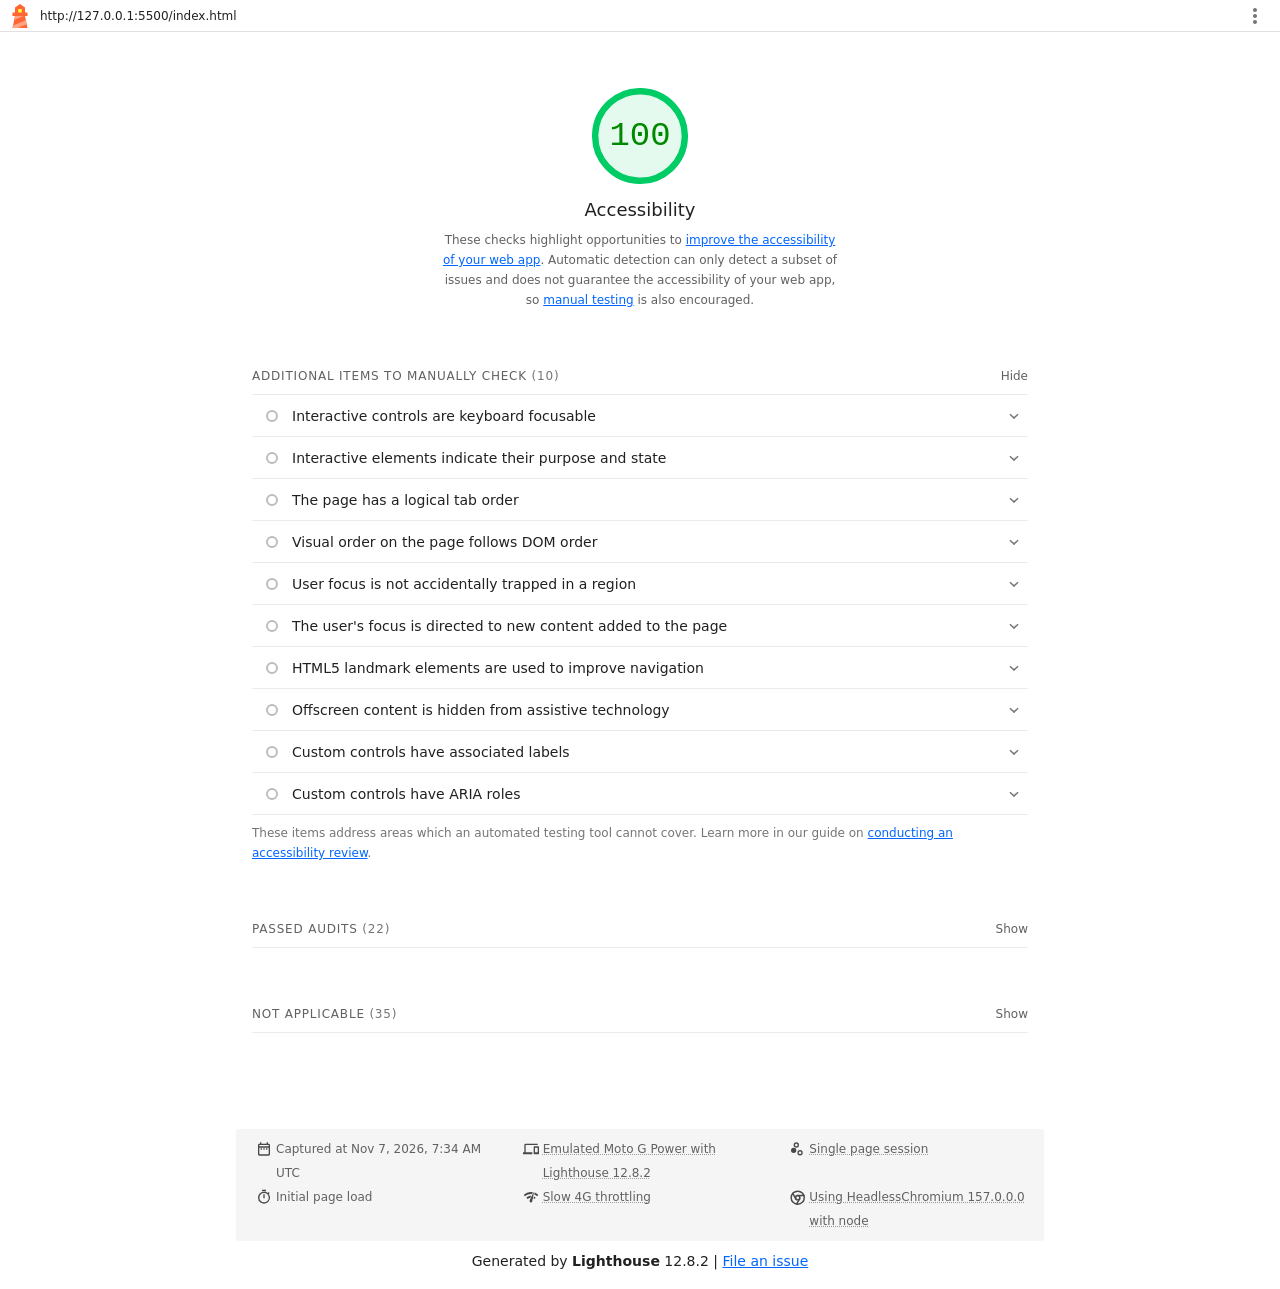
<file: lighthouse/index-accessibility.html>
<!--
@license
Copyright 2018 Google LLC
SPDX-License-Identifier: Apache-2.0
-->
<!doctype html>
<html lang="en">
<head>
  <meta charset="utf-8">
  <meta name="viewport" content="width=device-width, initial-scale=1, minimum-scale=1">
  <link rel="icon" href='data:image/svg+xml;utf8,<svg fill="none" xmlns="http://www.w3.org/2000/svg" viewBox="0 0 48 48"><path d="m14 7 10-7 10 7v10h5v7h-5l5 24H9l5-24H9v-7h5V7Z" fill="%23F63"/><path d="M31.561 24H14l-1.689 8.105L31.561 24ZM18.983 48H9l1.022-4.907L35.723 32.27l1.663 7.98L18.983 48Z" fill="%23FFA385"/><path fill="%23FF3" d="M20.5 10h7v7h-7z"/></svg>'>
  <title>Lighthouse Report</title>
  <style>body {margin: 0}</style>
</head>
<body>
  <noscript>Lighthouse report requires JavaScript. Please enable.</noscript>

  <div id="lh-log"></div>

  <script>window.__LIGHTHOUSE_JSON__ = {"lighthouseVersion":"12.8.2","requestedUrl":"http://127.0.0.1:5500/index.html","mainDocumentUrl":"http://127.0.0.1:5500/index.html","finalDisplayedUrl":"http://127.0.0.1:5500/index.html","finalUrl":"http://127.0.0.1:5500/index.html","fetchTime":"2026-11-07T07:34:07.270Z","gatherMode":"navigation","runWarnings":[],"userAgent":"Mozilla/5.0 (Macintosh; Intel Mac OS X 10_15_7) AppleWebKit/537.36 (KHTML, like Gecko) HeadlessChrome/157.0.0.0 Safari/537.36","environment":{"networkUserAgent":"Mozilla/5.0 (Linux; Android 11; moto g power (2022)) AppleWebKit/537.36 (KHTML, like Gecko) Chrome/136.0.0.0 Mobile Safari/537.36","hostUserAgent":"Mozilla/5.0 (Macintosh; Intel Mac OS X 10_15_7) AppleWebKit/537.36 (KHTML, like Gecko) HeadlessChrome/157.0.0.0 Safari/537.36","benchmarkIndex":4181,"credits":{"axe-core":"4.14.0"}},"audits":{"accesskeys":{"id":"accesskeys","title":"`[accesskey]` values are unique","description":"Access keys let users quickly focus a part of the page. For proper navigation, each access key must be unique. [Learn more about access keys](https://dequeuniversity.com/rules/axe/4.10/accesskeys).","score":null,"scoreDisplayMode":"notApplicable"},"aria-allowed-attr":{"id":"aria-allowed-attr","title":"`[aria-*]` attributes match their roles","description":"Each ARIA `role` supports a specific subset of `aria-*` attributes. Mismatching these invalidates the `aria-*` attributes. [Learn how to match ARIA attributes to their roles](https://dequeuniversity.com/rules/axe/4.10/aria-allowed-attr).","score":1,"scoreDisplayMode":"binary","details":{"type":"table","headings":[{"key":"node","valueType":"node","subItemsHeading":{"key":"relatedNode","valueType":"node"},"label":"Failing Elements"}],"items":[]}},"aria-allowed-role":{"id":"aria-allowed-role","title":"Uses ARIA roles only on compatible elements","description":"Many HTML elements can only be assigned certain ARIA roles. Using ARIA roles where they are not allowed can interfere with the accessibility of the web page. [Learn more about ARIA roles](https://dequeuniversity.com/rules/axe/4.10/aria-allowed-role).","score":1,"scoreDisplayMode":"binary","details":{"type":"table","headings":[{"key":"node","valueType":"node","subItemsHeading":{"key":"relatedNode","valueType":"node"},"label":"Failing Elements"}],"items":[]}},"aria-command-name":{"id":"aria-command-name","title":"`button`, `link`, and `menuitem` elements have accessible names","description":"When an element doesn't have an accessible name, screen readers announce it with a generic name, making it unusable for users who rely on screen readers. [Learn how to make command elements more accessible](https://dequeuniversity.com/rules/axe/4.10/aria-command-name).","score":null,"scoreDisplayMode":"notApplicable"},"aria-conditional-attr":{"id":"aria-conditional-attr","title":"ARIA attributes are used as specified for the element's role","description":"Some ARIA attributes are only allowed on an element under certain conditions. [Learn more about conditional ARIA attributes](https://dequeuniversity.com/rules/axe/4.10/aria-conditional-attr).","score":1,"scoreDisplayMode":"binary","details":{"type":"table","headings":[{"key":"node","valueType":"node","subItemsHeading":{"key":"relatedNode","valueType":"node"},"label":"Failing Elements"}],"items":[]}},"aria-deprecated-role":{"id":"aria-deprecated-role","title":"Deprecated ARIA roles were not used","description":"Deprecated ARIA roles may not be processed correctly by assistive technology. [Learn more about deprecated ARIA roles](https://dequeuniversity.com/rules/axe/4.10/aria-deprecated-role).","score":null,"scoreDisplayMode":"notApplicable"},"aria-dialog-name":{"id":"aria-dialog-name","title":"Elements with `role=\"dialog\"` or `role=\"alertdialog\"` have accessible names.","description":"ARIA dialog elements without accessible names may prevent screen readers users from discerning the purpose of these elements. [Learn how to make ARIA dialog elements more accessible](https://dequeuniversity.com/rules/axe/4.10/aria-dialog-name).","score":null,"scoreDisplayMode":"notApplicable"},"aria-hidden-body":{"id":"aria-hidden-body","title":"`[aria-hidden=\"true\"]` is not present on the document `\u003cbody>`","description":"Assistive technologies, like screen readers, work inconsistently when `aria-hidden=\"true\"` is set on the document `\u003cbody>`. [Learn how `aria-hidden` affects the document body](https://dequeuniversity.com/rules/axe/4.10/aria-hidden-body).","score":1,"scoreDisplayMode":"binary","details":{"type":"table","headings":[{"key":"node","valueType":"node","subItemsHeading":{"key":"relatedNode","valueType":"node"},"label":"Failing Elements"}],"items":[]}},"aria-hidden-focus":{"id":"aria-hidden-focus","title":"`[aria-hidden=\"true\"]` elements do not contain focusable descendents","description":"Focusable descendents within an `[aria-hidden=\"true\"]` element prevent those interactive elements from being available to users of assistive technologies like screen readers. [Learn how `aria-hidden` affects focusable elements](https://dequeuniversity.com/rules/axe/4.10/aria-hidden-focus).","score":null,"scoreDisplayMode":"notApplicable"},"aria-input-field-name":{"id":"aria-input-field-name","title":"ARIA input fields have accessible names","description":"When an input field doesn't have an accessible name, screen readers announce it with a generic name, making it unusable for users who rely on screen readers. [Learn more about input field labels](https://dequeuniversity.com/rules/axe/4.10/aria-input-field-name).","score":null,"scoreDisplayMode":"notApplicable"},"aria-meter-name":{"id":"aria-meter-name","title":"ARIA `meter` elements have accessible names","description":"When a meter element doesn't have an accessible name, screen readers announce it with a generic name, making it unusable for users who rely on screen readers. [Learn how to name `meter` elements](https://dequeuniversity.com/rules/axe/4.10/aria-meter-name).","score":null,"scoreDisplayMode":"notApplicable"},"aria-progressbar-name":{"id":"aria-progressbar-name","title":"ARIA `progressbar` elements have accessible names","description":"When a `progressbar` element doesn't have an accessible name, screen readers announce it with a generic name, making it unusable for users who rely on screen readers. [Learn how to label `progressbar` elements](https://dequeuniversity.com/rules/axe/4.10/aria-progressbar-name).","score":null,"scoreDisplayMode":"notApplicable"},"aria-prohibited-attr":{"id":"aria-prohibited-attr","title":"Elements use only permitted ARIA attributes","description":"Using ARIA attributes in roles where they are prohibited can mean that important information is not communicated to users of assistive technologies. [Learn more about prohibited ARIA roles](https://dequeuniversity.com/rules/axe/4.10/aria-prohibited-attr).","score":1,"scoreDisplayMode":"binary","details":{"type":"table","headings":[{"key":"node","valueType":"node","subItemsHeading":{"key":"relatedNode","valueType":"node"},"label":"Failing Elements"}],"items":[]}},"aria-required-attr":{"id":"aria-required-attr","title":"`[role]`s have all required `[aria-*]` attributes","description":"Some ARIA roles have required attributes that describe the state of the element to screen readers. [Learn more about roles and required attributes](https://dequeuniversity.com/rules/axe/4.10/aria-required-attr).","score":null,"scoreDisplayMode":"notApplicable"},"aria-required-children":{"id":"aria-required-children","title":"Elements with an ARIA `[role]` that require children to contain a specific `[role]` have all required children.","description":"Some ARIA parent roles must contain specific child roles to perform their intended accessibility functions. [Learn more about roles and required children elements](https://dequeuniversity.com/rules/axe/4.10/aria-required-children).","score":null,"scoreDisplayMode":"notApplicable"},"aria-required-parent":{"id":"aria-required-parent","title":"`[role]`s are contained by their required parent element","description":"Some ARIA child roles must be contained by specific parent roles to properly perform their intended accessibility functions. [Learn more about ARIA roles and required parent element](https://dequeuniversity.com/rules/axe/4.10/aria-required-parent).","score":null,"scoreDisplayMode":"notApplicable"},"aria-roles":{"id":"aria-roles","title":"`[role]` values are valid","description":"ARIA roles must have valid values in order to perform their intended accessibility functions. [Learn more about valid ARIA roles](https://dequeuniversity.com/rules/axe/4.10/aria-roles).","score":null,"scoreDisplayMode":"notApplicable"},"aria-text":{"id":"aria-text","title":"Elements with the `role=text` attribute do not have focusable descendents.","description":"Adding `role=text` around a text node split by markup enables VoiceOver to treat it as one phrase, but the element's focusable descendents will not be announced. [Learn more about the `role=text` attribute](https://dequeuniversity.com/rules/axe/4.10/aria-text).","score":null,"scoreDisplayMode":"notApplicable"},"aria-toggle-field-name":{"id":"aria-toggle-field-name","title":"ARIA toggle fields have accessible names","description":"When a toggle field doesn't have an accessible name, screen readers announce it with a generic name, making it unusable for users who rely on screen readers. [Learn more about toggle fields](https://dequeuniversity.com/rules/axe/4.10/aria-toggle-field-name).","score":null,"scoreDisplayMode":"notApplicable"},"aria-tooltip-name":{"id":"aria-tooltip-name","title":"ARIA `tooltip` elements have accessible names","description":"When a tooltip element doesn't have an accessible name, screen readers announce it with a generic name, making it unusable for users who rely on screen readers. [Learn how to name `tooltip` elements](https://dequeuniversity.com/rules/axe/4.10/aria-tooltip-name).","score":null,"scoreDisplayMode":"notApplicable"},"aria-treeitem-name":{"id":"aria-treeitem-name","title":"ARIA `treeitem` elements have accessible names","description":"When a `treeitem` element doesn't have an accessible name, screen readers announce it with a generic name, making it unusable for users who rely on screen readers. [Learn more about labeling `treeitem` elements](https://dequeuniversity.com/rules/axe/4.10/aria-treeitem-name).","score":null,"scoreDisplayMode":"notApplicable"},"aria-valid-attr-value":{"id":"aria-valid-attr-value","title":"`[aria-*]` attributes have valid values","description":"Assistive technologies, like screen readers, can't interpret ARIA attributes with invalid values. [Learn more about valid values for ARIA attributes](https://dequeuniversity.com/rules/axe/4.10/aria-valid-attr-value).","score":1,"scoreDisplayMode":"binary","details":{"type":"table","headings":[{"key":"node","valueType":"node","subItemsHeading":{"key":"relatedNode","valueType":"node"},"label":"Failing Elements"}],"items":[]}},"aria-valid-attr":{"id":"aria-valid-attr","title":"`[aria-*]` attributes are valid and not misspelled","description":"Assistive technologies, like screen readers, can't interpret ARIA attributes with invalid names. [Learn more about valid ARIA attributes](https://dequeuniversity.com/rules/axe/4.10/aria-valid-attr).","score":1,"scoreDisplayMode":"binary","details":{"type":"table","headings":[{"key":"node","valueType":"node","subItemsHeading":{"key":"relatedNode","valueType":"node"},"label":"Failing Elements"}],"items":[]}},"button-name":{"id":"button-name","title":"Buttons have an accessible name","description":"When a button doesn't have an accessible name, screen readers announce it as \"button\", making it unusable for users who rely on screen readers. [Learn how to make buttons more accessible](https://dequeuniversity.com/rules/axe/4.10/button-name).","score":1,"scoreDisplayMode":"binary","details":{"type":"table","headings":[{"key":"node","valueType":"node","subItemsHeading":{"key":"relatedNode","valueType":"node"},"label":"Failing Elements"}],"items":[]}},"bypass":{"id":"bypass","title":"The page contains a heading, skip link, or landmark region","description":"Adding ways to bypass repetitive content lets keyboard users navigate the page more efficiently. [Learn more about bypass blocks](https://dequeuniversity.com/rules/axe/4.10/bypass).","score":null,"scoreDisplayMode":"notApplicable"},"color-contrast":{"id":"color-contrast","title":"Background and foreground colors have a sufficient contrast ratio","description":"Low-contrast text is difficult or impossible for many users to read. [Learn how to provide sufficient color contrast](https://dequeuniversity.com/rules/axe/4.10/color-contrast).","score":1,"scoreDisplayMode":"binary","details":{"type":"table","headings":[{"key":"node","valueType":"node","subItemsHeading":{"key":"relatedNode","valueType":"node"},"label":"Failing Elements"}],"items":[]}},"definition-list":{"id":"definition-list","title":"`\u003cdl>`'s contain only properly-ordered `\u003cdt>` and `\u003cdd>` groups, `\u003cscript>`, `\u003ctemplate>` or `\u003cdiv>` elements.","description":"When definition lists are not properly marked up, screen readers may produce confusing or inaccurate output. [Learn how to structure definition lists correctly](https://dequeuniversity.com/rules/axe/4.10/definition-list).","score":null,"scoreDisplayMode":"notApplicable"},"dlitem":{"id":"dlitem","title":"Definition list items are wrapped in `\u003cdl>` elements","description":"Definition list items (`\u003cdt>` and `\u003cdd>`) must be wrapped in a parent `\u003cdl>` element to ensure that screen readers can properly announce them. [Learn how to structure definition lists correctly](https://dequeuniversity.com/rules/axe/4.10/dlitem).","score":null,"scoreDisplayMode":"notApplicable"},"document-title":{"id":"document-title","title":"Document has a `\u003ctitle>` element","description":"The title gives screen reader users an overview of the page, and search engine users rely on it heavily to determine if a page is relevant to their search. [Learn more about document titles](https://dequeuniversity.com/rules/axe/4.10/document-title).","score":1,"scoreDisplayMode":"binary","details":{"type":"table","headings":[{"key":"node","valueType":"node","subItemsHeading":{"key":"relatedNode","valueType":"node"},"label":"Failing Elements"}],"items":[]}},"duplicate-id-aria":{"id":"duplicate-id-aria","title":"ARIA IDs are unique","description":"The value of an ARIA ID must be unique to prevent other instances from being overlooked by assistive technologies. [Learn how to fix duplicate ARIA IDs](https://dequeuniversity.com/rules/axe/4.10/duplicate-id-aria).","score":null,"scoreDisplayMode":"notApplicable"},"empty-heading":{"id":"empty-heading","title":"All heading elements contain content.","description":"A heading with no content or inaccessible text prevent screen reader users from accessing information on the page's structure. [Learn more about headings](https://dequeuniversity.com/rules/axe/4.10/empty-heading).","score":null,"scoreDisplayMode":"notApplicable"},"form-field-multiple-labels":{"id":"form-field-multiple-labels","title":"No form fields have multiple labels","description":"Form fields with multiple labels can be confusingly announced by assistive technologies like screen readers which use either the first, the last, or all of the labels. [Learn how to use form labels](https://dequeuniversity.com/rules/axe/4.10/form-field-multiple-labels).","score":null,"scoreDisplayMode":"notApplicable"},"frame-title":{"id":"frame-title","title":"`\u003cframe>` or `\u003ciframe>` elements have a title","description":"Screen reader users rely on frame titles to describe the contents of frames. [Learn more about frame titles](https://dequeuniversity.com/rules/axe/4.10/frame-title).","score":null,"scoreDisplayMode":"notApplicable"},"heading-order":{"id":"heading-order","title":"Heading elements appear in a sequentially-descending order","description":"Properly ordered headings that do not skip levels convey the semantic structure of the page, making it easier to navigate and understand when using assistive technologies. [Learn more about heading order](https://dequeuniversity.com/rules/axe/4.10/heading-order).","score":1,"scoreDisplayMode":"binary","details":{"type":"table","headings":[{"key":"node","valueType":"node","subItemsHeading":{"key":"relatedNode","valueType":"node"},"label":"Failing Elements"}],"items":[]}},"html-has-lang":{"id":"html-has-lang","title":"`\u003chtml>` element has a `[lang]` attribute","description":"If a page doesn't specify a `lang` attribute, a screen reader assumes that the page is in the default language that the user chose when setting up the screen reader. If the page isn't actually in the default language, then the screen reader might not announce the page's text correctly. [Learn more about the `lang` attribute](https://dequeuniversity.com/rules/axe/4.10/html-has-lang).","score":1,"scoreDisplayMode":"binary","details":{"type":"table","headings":[{"key":"node","valueType":"node","subItemsHeading":{"key":"relatedNode","valueType":"node"},"label":"Failing Elements"}],"items":[]}},"html-lang-valid":{"id":"html-lang-valid","title":"`\u003chtml>` element has a valid value for its `[lang]` attribute","description":"Specifying a valid [BCP 47 language](https://www.w3.org/International/questions/qa-choosing-language-tags#question) helps screen readers announce text properly. [Learn how to use the `lang` attribute](https://dequeuniversity.com/rules/axe/4.10/html-lang-valid).","score":1,"scoreDisplayMode":"binary","details":{"type":"table","headings":[{"key":"node","valueType":"node","subItemsHeading":{"key":"relatedNode","valueType":"node"},"label":"Failing Elements"}],"items":[]}},"html-xml-lang-mismatch":{"id":"html-xml-lang-mismatch","title":"`\u003chtml>` element has an `[xml:lang]` attribute with the same base language as the `[lang]` attribute.","description":"If the webpage does not specify a consistent language, then the screen reader might not announce the page's text correctly. [Learn more about the `lang` attribute](https://dequeuniversity.com/rules/axe/4.10/html-xml-lang-mismatch).","score":null,"scoreDisplayMode":"notApplicable"},"identical-links-same-purpose":{"id":"identical-links-same-purpose","title":"Identical links have the same purpose.","description":"Links with the same destination should have the same description, to help users understand the link's purpose and decide whether to follow it. [Learn more about identical links](https://dequeuniversity.com/rules/axe/4.10/identical-links-same-purpose).","score":1,"scoreDisplayMode":"informative","details":{"type":"table","headings":[{"key":"node","valueType":"node","subItemsHeading":{"key":"relatedNode","valueType":"node"},"label":"Failing Elements"}],"items":[{"node":{"type":"node","lhId":"1-1-A","path":"1,HTML,1,BODY,2,MAIN,3,SECTION,1,DIV,0,ARTICLE,4,DIV,0,A","selector":"div.products-grid > article.product-card > div.product-card__actions > a.product-card__details","boundingRect":{"top":1831,"bottom":1875,"left":29,"right":102,"width":73,"height":44},"snippet":"\u003ca class=\"product-card__details\" href=\"product.html?product=1\">","nodeLabel":"Подробнее","explanation":"Fix all of the following:\n  Check that links have the same purpose, or are intentionally ambiguous."},"subItems":{"type":"subitems","items":[{"relatedNode":{"type":"node","lhId":"1-2-A","path":"1,HTML,1,BODY,2,MAIN,3,SECTION,1,DIV,1,ARTICLE,4,DIV,0,A","selector":"div.products-grid > article.product-card > div.product-card__actions > a.product-card__details","boundingRect":{"top":2484,"bottom":2528,"left":29,"right":102,"width":73,"height":44},"snippet":"\u003ca class=\"product-card__details\" href=\"product.html?product=2\">","nodeLabel":"Подробнее"}},{"relatedNode":{"type":"node","lhId":"1-3-A","path":"1,HTML,1,BODY,2,MAIN,3,SECTION,1,DIV,2,ARTICLE,4,DIV,0,A","selector":"div.products-grid > article.product-card > div.product-card__actions > a.product-card__details","boundingRect":{"top":3137,"bottom":3181,"left":29,"right":102,"width":73,"height":44},"snippet":"\u003ca class=\"product-card__details\" href=\"product.html?product=3\">","nodeLabel":"Подробнее"}},{"relatedNode":{"type":"node","lhId":"1-4-A","path":"1,HTML,1,BODY,2,MAIN,3,SECTION,1,DIV,3,ARTICLE,4,DIV,0,A","selector":"div.products-grid > article.product-card > div.product-card__actions > a.product-card__details","boundingRect":{"top":3790,"bottom":3834,"left":29,"right":102,"width":73,"height":44},"snippet":"\u003ca class=\"product-card__details\" href=\"product.html?product=4\">","nodeLabel":"Подробнее"}}]}}],"debugData":{"type":"debugdata","impact":"minor","tags":["cat.semantics","wcag2aaa","wcag249"]}}},"image-alt":{"id":"image-alt","title":"Image elements have `[alt]` attributes","description":"Informative elements should aim for short, descriptive alternate text. Decorative elements can be ignored with an empty alt attribute. [Learn more about the `alt` attribute](https://dequeuniversity.com/rules/axe/4.10/image-alt).","score":1,"scoreDisplayMode":"binary","details":{"type":"table","headings":[{"key":"node","valueType":"node","subItemsHeading":{"key":"relatedNode","valueType":"node"},"label":"Failing Elements"}],"items":[]}},"image-redundant-alt":{"id":"image-redundant-alt","title":"Image elements do not have `[alt]` attributes that are redundant text.","description":"Informative elements should aim for short, descriptive alternative text. Alternative text that is exactly the same as the text adjacent to the link or image is potentially confusing for screen reader users, because the text will be read twice. [Learn more about the `alt` attribute](https://dequeuniversity.com/rules/axe/4.10/image-redundant-alt).","score":1,"scoreDisplayMode":"binary","details":{"type":"table","headings":[{"key":"node","valueType":"node","subItemsHeading":{"key":"relatedNode","valueType":"node"},"label":"Failing Elements"}],"items":[]}},"input-button-name":{"id":"input-button-name","title":"Input buttons have discernible text.","description":"Adding discernable and accessible text to input buttons may help screen reader users understand the purpose of the input button. [Learn more about input buttons](https://dequeuniversity.com/rules/axe/4.10/input-button-name).","score":null,"scoreDisplayMode":"notApplicable"},"input-image-alt":{"id":"input-image-alt","title":"`\u003cinput type=\"image\">` elements have `[alt]` text","description":"When an image is being used as an `\u003cinput>` button, providing alternative text can help screen reader users understand the purpose of the button. [Learn about input image alt text](https://dequeuniversity.com/rules/axe/4.10/input-image-alt).","score":null,"scoreDisplayMode":"notApplicable"},"label-content-name-mismatch":{"id":"label-content-name-mismatch","title":"Elements with visible text labels have matching accessible names.","description":"Visible text labels that do not match the accessible name can result in a confusing experience for screen reader users. [Learn more about accessible names](https://dequeuniversity.com/rules/axe/4.10/label-content-name-mismatch).","score":1,"scoreDisplayMode":"binary","details":{"type":"table","headings":[{"key":"node","valueType":"node","subItemsHeading":{"key":"relatedNode","valueType":"node"},"label":"Failing Elements"}],"items":[]}},"label":{"id":"label","title":"Form elements have associated labels","description":"Labels ensure that form controls are announced properly by assistive technologies, like screen readers. [Learn more about form element labels](https://dequeuniversity.com/rules/axe/4.10/label).","score":null,"scoreDisplayMode":"notApplicable"},"landmark-one-main":{"id":"landmark-one-main","title":"Document has a main landmark.","description":"One main landmark helps screen reader users navigate a web page. [Learn more about landmarks](https://dequeuniversity.com/rules/axe/4.10/landmark-one-main).","score":null,"scoreDisplayMode":"notApplicable"},"link-name":{"id":"link-name","title":"Links have a discernible name","description":"Link text (and alternate text for images, when used as links) that is discernible, unique, and focusable improves the navigation experience for screen reader users. [Learn how to make links accessible](https://dequeuniversity.com/rules/axe/4.10/link-name).","score":1,"scoreDisplayMode":"binary","details":{"type":"table","headings":[{"key":"node","valueType":"node","subItemsHeading":{"key":"relatedNode","valueType":"node"},"label":"Failing Elements"}],"items":[]}},"link-in-text-block":{"id":"link-in-text-block","title":"Links are distinguishable without relying on color.","description":"Low-contrast text is difficult or impossible for many users to read. Link text that is discernible improves the experience for users with low vision. [Learn how to make links distinguishable](https://dequeuniversity.com/rules/axe/4.10/link-in-text-block).","score":null,"scoreDisplayMode":"notApplicable"},"list":{"id":"list","title":"Lists contain only `\u003cli>` elements and script supporting elements (`\u003cscript>` and `\u003ctemplate>`).","description":"Screen readers have a specific way of announcing lists. Ensuring proper list structure aids screen reader output. [Learn more about proper list structure](https://dequeuniversity.com/rules/axe/4.10/list).","score":1,"scoreDisplayMode":"binary","details":{"type":"table","headings":[{"key":"node","valueType":"node","subItemsHeading":{"key":"relatedNode","valueType":"node"},"label":"Failing Elements"}],"items":[]}},"listitem":{"id":"listitem","title":"List items (`\u003cli>`) are contained within `\u003cul>`, `\u003col>` or `\u003cmenu>` parent elements","description":"Screen readers require list items (`\u003cli>`) to be contained within a parent `\u003cul>`, `\u003col>` or `\u003cmenu>` to be announced properly. [Learn more about proper list structure](https://dequeuniversity.com/rules/axe/4.10/listitem).","score":1,"scoreDisplayMode":"binary","details":{"type":"table","headings":[{"key":"node","valueType":"node","subItemsHeading":{"key":"relatedNode","valueType":"node"},"label":"Failing Elements"}],"items":[]}},"meta-refresh":{"id":"meta-refresh","title":"The document does not use `\u003cmeta http-equiv=\"refresh\">`","description":"Users do not expect a page to refresh automatically, and doing so will move focus back to the top of the page. This may create a frustrating or confusing experience. [Learn more about the refresh meta tag](https://dequeuniversity.com/rules/axe/4.10/meta-refresh).","score":null,"scoreDisplayMode":"notApplicable"},"meta-viewport":{"id":"meta-viewport","title":"`[user-scalable=\"no\"]` is not used in the `\u003cmeta name=\"viewport\">` element and the `[maximum-scale]` attribute is not less than 5.","description":"Disabling zooming is problematic for users with low vision who rely on screen magnification to properly see the contents of a web page. [Learn more about the viewport meta tag](https://dequeuniversity.com/rules/axe/4.10/meta-viewport).","score":1,"scoreDisplayMode":"binary","details":{"type":"table","headings":[{"key":"node","valueType":"node","subItemsHeading":{"key":"relatedNode","valueType":"node"},"label":"Failing Elements"}],"items":[]}},"object-alt":{"id":"object-alt","title":"`\u003cobject>` elements have alternate text","description":"Screen readers cannot translate non-text content. Adding alternate text to `\u003cobject>` elements helps screen readers convey meaning to users. [Learn more about alt text for `object` elements](https://dequeuniversity.com/rules/axe/4.10/object-alt).","score":null,"scoreDisplayMode":"notApplicable"},"select-name":{"id":"select-name","title":"Select elements have associated label elements.","description":"Form elements without effective labels can create frustrating experiences for screen reader users. [Learn more about the `select` element](https://dequeuniversity.com/rules/axe/4.10/select-name).","score":null,"scoreDisplayMode":"notApplicable"},"skip-link":{"id":"skip-link","title":"Skip links are focusable.","description":"Including a skip link can help users skip to the main content to save time. [Learn more about skip links](https://dequeuniversity.com/rules/axe/4.10/skip-link).","score":1,"scoreDisplayMode":"binary","details":{"type":"table","headings":[{"key":"node","valueType":"node","subItemsHeading":{"key":"relatedNode","valueType":"node"},"label":"Failing Elements"}],"items":[]}},"tabindex":{"id":"tabindex","title":"No element has a `[tabindex]` value greater than 0","description":"A value greater than 0 implies an explicit navigation ordering. Although technically valid, this often creates frustrating experiences for users who rely on assistive technologies. [Learn more about the `tabindex` attribute](https://dequeuniversity.com/rules/axe/4.10/tabindex).","score":1,"scoreDisplayMode":"binary","details":{"type":"table","headings":[{"key":"node","valueType":"node","subItemsHeading":{"key":"relatedNode","valueType":"node"},"label":"Failing Elements"}],"items":[]}},"table-duplicate-name":{"id":"table-duplicate-name","title":"Tables have different content in the summary attribute and `\u003ccaption>`.","description":"The summary attribute should describe the table structure, while `\u003ccaption>` should have the onscreen title. Accurate table mark-up helps users of screen readers. [Learn more about summary and caption](https://dequeuniversity.com/rules/axe/4.10/table-duplicate-name).","score":null,"scoreDisplayMode":"notApplicable"},"table-fake-caption":{"id":"table-fake-caption","title":"Tables use `\u003ccaption>` instead of cells with the `[colspan]` attribute to indicate a caption.","description":"Screen readers have features to make navigating tables easier. Ensuring that tables use the actual caption element instead of cells with the `[colspan]` attribute may improve the experience for screen reader users. [Learn more about captions](https://dequeuniversity.com/rules/axe/4.10/table-fake-caption).","score":null,"scoreDisplayMode":"notApplicable"},"target-size":{"id":"target-size","title":"Touch targets have sufficient size and spacing.","description":"Touch targets with sufficient size and spacing help users who may have difficulty targeting small controls to activate the targets. [Learn more about touch targets](https://dequeuniversity.com/rules/axe/4.10/target-size).","score":1,"scoreDisplayMode":"binary","details":{"type":"table","headings":[{"key":"node","valueType":"node","subItemsHeading":{"key":"relatedNode","valueType":"node"},"label":"Failing Elements"}],"items":[]}},"td-has-header":{"id":"td-has-header","title":"`\u003ctd>` elements in a large `\u003ctable>` have one or more table headers.","description":"Screen readers have features to make navigating tables easier. Ensuring that `\u003ctd>` elements in a large table (3 or more cells in width and height) have an associated table header may improve the experience for screen reader users. [Learn more about table headers](https://dequeuniversity.com/rules/axe/4.10/td-has-header).","score":null,"scoreDisplayMode":"notApplicable"},"td-headers-attr":{"id":"td-headers-attr","title":"Cells in a `\u003ctable>` element that use the `[headers]` attribute refer to table cells within the same table.","description":"Screen readers have features to make navigating tables easier. Ensuring `\u003ctd>` cells using the `[headers]` attribute only refer to other cells in the same table may improve the experience for screen reader users. [Learn more about the `headers` attribute](https://dequeuniversity.com/rules/axe/4.10/td-headers-attr).","score":null,"scoreDisplayMode":"notApplicable"},"th-has-data-cells":{"id":"th-has-data-cells","title":"`\u003cth>` elements and elements with `[role=\"columnheader\"/\"rowheader\"]` have data cells they describe.","description":"Screen readers have features to make navigating tables easier. Ensuring table headers always refer to some set of cells may improve the experience for screen reader users. [Learn more about table headers](https://dequeuniversity.com/rules/axe/4.10/th-has-data-cells).","score":null,"scoreDisplayMode":"notApplicable"},"valid-lang":{"id":"valid-lang","title":"`[lang]` attributes have a valid value","description":"Specifying a valid [BCP 47 language](https://www.w3.org/International/questions/qa-choosing-language-tags#question) on elements helps ensure that text is pronounced correctly by a screen reader. [Learn how to use the `lang` attribute](https://dequeuniversity.com/rules/axe/4.10/valid-lang).","score":null,"scoreDisplayMode":"notApplicable"},"video-caption":{"id":"video-caption","title":"`\u003cvideo>` elements contain a `\u003ctrack>` element with `[kind=\"captions\"]`","description":"When a video provides a caption it is easier for deaf and hearing impaired users to access its information. [Learn more about video captions](https://dequeuniversity.com/rules/axe/4.10/video-caption).","score":null,"scoreDisplayMode":"notApplicable"},"custom-controls-labels":{"id":"custom-controls-labels","title":"Custom controls have associated labels","description":"Custom interactive controls have associated labels, provided by aria-label or aria-labelledby. [Learn more about custom controls and labels](https://developer.chrome.com/docs/lighthouse/accessibility/custom-controls-labels/).","score":null,"scoreDisplayMode":"manual"},"custom-controls-roles":{"id":"custom-controls-roles","title":"Custom controls have ARIA roles","description":"Custom interactive controls have appropriate ARIA roles. [Learn how to add roles to custom controls](https://developer.chrome.com/docs/lighthouse/accessibility/custom-control-roles/).","score":null,"scoreDisplayMode":"manual"},"focus-traps":{"id":"focus-traps","title":"User focus is not accidentally trapped in a region","description":"A user can tab into and out of any control or region without accidentally trapping their focus. [Learn how to avoid focus traps](https://developer.chrome.com/docs/lighthouse/accessibility/focus-traps/).","score":null,"scoreDisplayMode":"manual"},"focusable-controls":{"id":"focusable-controls","title":"Interactive controls are keyboard focusable","description":"Custom interactive controls are keyboard focusable and display a focus indicator. [Learn how to make custom controls focusable](https://developer.chrome.com/docs/lighthouse/accessibility/focusable-controls/).","score":null,"scoreDisplayMode":"manual"},"interactive-element-affordance":{"id":"interactive-element-affordance","title":"Interactive elements indicate their purpose and state","description":"Interactive elements, such as links and buttons, should indicate their state and be distinguishable from non-interactive elements. [Learn how to decorate interactive elements with affordance hints](https://developer.chrome.com/docs/lighthouse/accessibility/interactive-element-affordance/).","score":null,"scoreDisplayMode":"manual"},"logical-tab-order":{"id":"logical-tab-order","title":"The page has a logical tab order","description":"Tabbing through the page follows the visual layout. Users cannot focus elements that are offscreen. [Learn more about logical tab ordering](https://developer.chrome.com/docs/lighthouse/accessibility/logical-tab-order/).","score":null,"scoreDisplayMode":"manual"},"managed-focus":{"id":"managed-focus","title":"The user's focus is directed to new content added to the page","description":"If new content, such as a dialog, is added to the page, the user's focus is directed to it. [Learn how to direct focus to new content](https://developer.chrome.com/docs/lighthouse/accessibility/managed-focus/).","score":null,"scoreDisplayMode":"manual"},"offscreen-content-hidden":{"id":"offscreen-content-hidden","title":"Offscreen content is hidden from assistive technology","description":"Offscreen content is hidden with display: none or aria-hidden=true. [Learn how to properly hide offscreen content](https://developer.chrome.com/docs/lighthouse/accessibility/offscreen-content-hidden/).","score":null,"scoreDisplayMode":"manual"},"use-landmarks":{"id":"use-landmarks","title":"HTML5 landmark elements are used to improve navigation","description":"Landmark elements (`\u003cmain>`, `\u003cnav>`, etc.) are used to improve the keyboard navigation of the page for assistive technology. [Learn more about landmark elements](https://developer.chrome.com/docs/lighthouse/accessibility/use-landmarks/).","score":null,"scoreDisplayMode":"manual"},"visual-order-follows-dom":{"id":"visual-order-follows-dom","title":"Visual order on the page follows DOM order","description":"DOM order matches the visual order, improving navigation for assistive technology. [Learn more about DOM and visual ordering](https://developer.chrome.com/docs/lighthouse/accessibility/visual-order-follows-dom/).","score":null,"scoreDisplayMode":"manual"}},"configSettings":{"output":["html","json"],"maxWaitForFcp":30000,"maxWaitForLoad":45000,"pauseAfterFcpMs":1000,"pauseAfterLoadMs":1000,"networkQuietThresholdMs":1000,"cpuQuietThresholdMs":1000,"formFactor":"mobile","throttling":{"rttMs":150,"throughputKbps":1638.4,"requestLatencyMs":562.5,"downloadThroughputKbps":1474.5600000000002,"uploadThroughputKbps":675,"cpuSlowdownMultiplier":4},"throttlingMethod":"simulate","screenEmulation":{"mobile":true,"width":412,"height":823,"deviceScaleFactor":1.75,"disabled":false},"emulatedUserAgent":"Mozilla/5.0 (Linux; Android 11; moto g power (2022)) AppleWebKit/537.36 (KHTML, like Gecko) Chrome/136.0.0.0 Mobile Safari/537.36","auditMode":false,"gatherMode":false,"clearStorageTypes":["file_systems","shader_cache","service_workers","cache_storage"],"disableStorageReset":false,"debugNavigation":false,"channel":"node","usePassiveGathering":false,"disableFullPageScreenshot":false,"skipAboutBlank":false,"blankPage":"about:blank","ignoreStatusCode":false,"locale":"en-US","blockedUrlPatterns":null,"additionalTraceCategories":null,"extraHeaders":null,"precomputedLanternData":null,"onlyAudits":null,"onlyCategories":["accessibility"],"skipAudits":null},"categories":{"accessibility":{"title":"Accessibility","description":"These checks highlight opportunities to [improve the accessibility of your web app](https://developer.chrome.com/docs/lighthouse/accessibility/). Automatic detection can only detect a subset of issues and does not guarantee the accessibility of your web app, so [manual testing](https://web.dev/articles/how-to-review) is also encouraged.","manualDescription":"These items address areas which an automated testing tool cannot cover. Learn more in our guide on [conducting an accessibility review](https://web.dev/articles/how-to-review).","supportedModes":["navigation","snapshot"],"auditRefs":[{"id":"accesskeys","weight":0,"group":"a11y-navigation"},{"id":"aria-allowed-attr","weight":10,"group":"a11y-aria"},{"id":"aria-allowed-role","weight":1,"group":"a11y-aria"},{"id":"aria-command-name","weight":0,"group":"a11y-aria"},{"id":"aria-conditional-attr","weight":7,"group":"a11y-aria"},{"id":"aria-deprecated-role","weight":0,"group":"a11y-aria"},{"id":"aria-dialog-name","weight":0,"group":"a11y-aria"},{"id":"aria-hidden-body","weight":10,"group":"a11y-aria"},{"id":"aria-hidden-focus","weight":0,"group":"a11y-aria"},{"id":"aria-input-field-name","weight":0,"group":"a11y-aria"},{"id":"aria-meter-name","weight":0,"group":"a11y-aria"},{"id":"aria-progressbar-name","weight":0,"group":"a11y-aria"},{"id":"aria-prohibited-attr","weight":7,"group":"a11y-aria"},{"id":"aria-required-attr","weight":0,"group":"a11y-aria"},{"id":"aria-required-children","weight":0,"group":"a11y-aria"},{"id":"aria-required-parent","weight":0,"group":"a11y-aria"},{"id":"aria-roles","weight":0,"group":"a11y-aria"},{"id":"aria-text","weight":0,"group":"a11y-aria"},{"id":"aria-toggle-field-name","weight":0,"group":"a11y-aria"},{"id":"aria-tooltip-name","weight":0,"group":"a11y-aria"},{"id":"aria-treeitem-name","weight":0,"group":"a11y-aria"},{"id":"aria-valid-attr-value","weight":10,"group":"a11y-aria"},{"id":"aria-valid-attr","weight":10,"group":"a11y-aria"},{"id":"button-name","weight":10,"group":"a11y-names-labels"},{"id":"bypass","weight":0,"group":"a11y-navigation"},{"id":"color-contrast","weight":7,"group":"a11y-color-contrast"},{"id":"definition-list","weight":0,"group":"a11y-tables-lists"},{"id":"dlitem","weight":0,"group":"a11y-tables-lists"},{"id":"document-title","weight":7,"group":"a11y-names-labels"},{"id":"duplicate-id-aria","weight":0,"group":"a11y-aria"},{"id":"form-field-multiple-labels","weight":0,"group":"a11y-names-labels"},{"id":"frame-title","weight":0,"group":"a11y-names-labels"},{"id":"heading-order","weight":3,"group":"a11y-navigation"},{"id":"html-has-lang","weight":7,"group":"a11y-language"},{"id":"html-lang-valid","weight":7,"group":"a11y-language"},{"id":"html-xml-lang-mismatch","weight":0,"group":"a11y-language"},{"id":"image-alt","weight":10,"group":"a11y-names-labels"},{"id":"image-redundant-alt","weight":1,"group":"a11y-names-labels"},{"id":"input-button-name","weight":0,"group":"a11y-names-labels"},{"id":"input-image-alt","weight":0,"group":"a11y-names-labels"},{"id":"label","weight":0,"group":"a11y-names-labels"},{"id":"link-in-text-block","weight":0,"group":"a11y-color-contrast"},{"id":"link-name","weight":7,"group":"a11y-names-labels"},{"id":"list","weight":7,"group":"a11y-tables-lists"},{"id":"listitem","weight":7,"group":"a11y-tables-lists"},{"id":"meta-refresh","weight":0,"group":"a11y-best-practices"},{"id":"meta-viewport","weight":10,"group":"a11y-best-practices"},{"id":"object-alt","weight":0,"group":"a11y-names-labels"},{"id":"select-name","weight":0,"group":"a11y-names-labels"},{"id":"skip-link","weight":3,"group":"a11y-names-labels"},{"id":"tabindex","weight":7,"group":"a11y-navigation"},{"id":"table-duplicate-name","weight":0,"group":"a11y-tables-lists"},{"id":"target-size","weight":7,"group":"a11y-best-practices"},{"id":"td-headers-attr","weight":0,"group":"a11y-tables-lists"},{"id":"th-has-data-cells","weight":0,"group":"a11y-tables-lists"},{"id":"valid-lang","weight":0,"group":"a11y-language"},{"id":"video-caption","weight":0,"group":"a11y-audio-video"},{"id":"focusable-controls","weight":0},{"id":"interactive-element-affordance","weight":0},{"id":"logical-tab-order","weight":0},{"id":"visual-order-follows-dom","weight":0},{"id":"focus-traps","weight":0},{"id":"managed-focus","weight":0},{"id":"use-landmarks","weight":0},{"id":"offscreen-content-hidden","weight":0},{"id":"custom-controls-labels","weight":0},{"id":"custom-controls-roles","weight":0},{"id":"empty-heading","weight":0,"group":"hidden"},{"id":"identical-links-same-purpose","weight":0,"group":"hidden"},{"id":"landmark-one-main","weight":0,"group":"hidden"},{"id":"label-content-name-mismatch","weight":0,"group":"hidden"},{"id":"table-fake-caption","weight":0,"group":"hidden"},{"id":"td-has-header","weight":0,"group":"hidden"}],"id":"accessibility","score":1}},"categoryGroups":{"metrics":{"title":"Metrics"},"insights":{"title":"Insights","description":"These insights are also available in the Chrome DevTools Performance Panel - [record a trace](https://developer.chrome.com/docs/devtools/performance/reference) to view more detailed information."},"diagnostics":{"title":"Diagnostics","description":"More information about the performance of your application. These numbers don't [directly affect](https://developer.chrome.com/docs/lighthouse/performance/performance-scoring/) the Performance score."},"a11y-best-practices":{"title":"Best practices","description":"These items highlight common accessibility best practices."},"a11y-color-contrast":{"title":"Contrast","description":"These are opportunities to improve the legibility of your content."},"a11y-names-labels":{"title":"Names and labels","description":"These are opportunities to improve the semantics of the controls in your application. This may enhance the experience for users of assistive technology, like a screen reader."},"a11y-navigation":{"title":"Navigation","description":"These are opportunities to improve keyboard navigation in your application."},"a11y-aria":{"title":"ARIA","description":"These are opportunities to improve the usage of ARIA in your application which may enhance the experience for users of assistive technology, like a screen reader."},"a11y-language":{"title":"Internationalization and localization","description":"These are opportunities to improve the interpretation of your content by users in different locales."},"a11y-audio-video":{"title":"Audio and video","description":"These are opportunities to provide alternative content for audio and video. This may improve the experience for users with hearing or vision impairments."},"a11y-tables-lists":{"title":"Tables and lists","description":"These are opportunities to improve the experience of reading tabular or list data using assistive technology, like a screen reader."},"seo-mobile":{"title":"Mobile Friendly","description":"Make sure your pages are mobile friendly so users don’t have to pinch or zoom in order to read the content pages. [Learn how to make pages mobile-friendly](https://developers.google.com/search/mobile-sites/)."},"seo-content":{"title":"Content Best Practices","description":"Format your HTML in a way that enables crawlers to better understand your app’s content."},"seo-crawl":{"title":"Crawling and Indexing","description":"To appear in search results, crawlers need access to your app."},"best-practices-trust-safety":{"title":"Trust and Safety"},"best-practices-ux":{"title":"User Experience"},"best-practices-browser-compat":{"title":"Browser Compatibility"},"best-practices-general":{"title":"General"},"hidden":{"title":""}},"stackPacks":[],"entities":[{"name":"127.0.0.1","origins":["http://127.0.0.1:5500"],"isFirstParty":true,"isUnrecognized":true}],"fullPageScreenshot":{"screenshot":{"data":"[data-uri]","width":412,"height":6268},"nodes":{"1-0-A":{"id":"","top":6208,"bottom":6252,"left":184,"right":228,"width":44,"height":44},"1-1-A":{"id":"","top":1831,"bottom":1875,"left":29,"right":102,"width":73,"height":44},"1-2-A":{"id":"","top":2484,"bottom":2528,"left":29,"right":102,"width":73,"height":44},"1-3-A":{"id":"","top":3137,"bottom":3181,"left":29,"right":102,"width":73,"height":44},"1-4-A":{"id":"","top":3790,"bottom":3834,"left":29,"right":102,"width":73,"height":44}}},"timing":{"entries":[{"startTime":825.79,"name":"lh:config","duration":233.44,"entryType":"measure"},{"startTime":826.42,"name":"lh:config:resolveArtifactsToDefns","duration":18.39,"entryType":"measure"},{"startTime":1059.29,"name":"lh:runner:gather","duration":5132.4,"entryType":"measure"},{"startTime":1131.41,"name":"lh:driver:connect","duration":2.18,"entryType":"measure"},{"startTime":1133.68,"name":"lh:driver:navigate","duration":3.01,"entryType":"measure"},{"startTime":1136.85,"name":"lh:gather:getBenchmarkIndex","duration":1001.29,"entryType":"measure"},{"startTime":2138.25,"name":"lh:gather:getVersion","duration":0.54,"entryType":"measure"},{"startTime":2138.83,"name":"lh:gather:getDevicePixelRatio","duration":0.45,"entryType":"measure"},{"startTime":2141.35,"name":"lh:prepare:navigationMode","duration":29.93,"entryType":"measure"},{"startTime":2147.94,"name":"lh:storage:clearDataForOrigin","duration":18.34,"entryType":"measure"},{"startTime":2166.33,"name":"lh:storage:clearBrowserCaches","duration":4.33,"entryType":"measure"},{"startTime":2170.94,"name":"lh:gather:prepareThrottlingAndNetwork","duration":0.33,"entryType":"measure"},{"startTime":2176.02,"name":"lh:driver:navigate","duration":2563.64,"entryType":"measure"},{"startTime":4742.41,"name":"lh:computed:NetworkRecords","duration":0.96,"entryType":"measure"},{"startTime":4743.8,"name":"lh:gather:getArtifact:DevtoolsLog","duration":0.02,"entryType":"measure"},{"startTime":4743.84,"name":"lh:gather:getArtifact:Accessibility","duration":123.45,"entryType":"measure"},{"startTime":4867.48,"name":"lh:gather:getArtifact:NetworkUserAgent","duration":0.04,"entryType":"measure"},{"startTime":4867.52,"name":"lh:gather:getArtifact:Stacks","duration":4.38,"entryType":"measure"},{"startTime":4867.69,"name":"lh:gather:collectStacks","duration":4.21,"entryType":"measure"},{"startTime":4871.91,"name":"lh:gather:getArtifact:FullPageScreenshot","duration":1313.29,"entryType":"measure"},{"startTime":6191.82,"name":"lh:runner:audit","duration":65.5,"entryType":"measure"},{"startTime":6191.86,"name":"lh:runner:auditing","duration":65.27,"entryType":"measure"},{"startTime":6192.61,"name":"lh:audit:accesskeys","duration":0.49,"entryType":"measure"},{"startTime":6193.21,"name":"lh:audit:aria-allowed-attr","duration":1.46,"entryType":"measure"},{"startTime":6194.78,"name":"lh:audit:aria-allowed-role","duration":1.3,"entryType":"measure"},{"startTime":6196.19,"name":"lh:audit:aria-command-name","duration":0.41,"entryType":"measure"},{"startTime":6196.7,"name":"lh:audit:aria-conditional-attr","duration":1.13,"entryType":"measure"},{"startTime":6197.9,"name":"lh:audit:aria-deprecated-role","duration":0.27,"entryType":"measure"},{"startTime":6198.24,"name":"lh:audit:aria-dialog-name","duration":0.32,"entryType":"measure"},{"startTime":6198.63,"name":"lh:audit:aria-hidden-body","duration":1.05,"entryType":"measure"},{"startTime":6199.75,"name":"lh:audit:aria-hidden-focus","duration":0.32,"entryType":"measure"},{"startTime":6200.15,"name":"lh:audit:aria-input-field-name","duration":0.37,"entryType":"measure"},{"startTime":6200.59,"name":"lh:audit:aria-meter-name","duration":0.37,"entryType":"measure"},{"startTime":6201.04,"name":"lh:audit:aria-progressbar-name","duration":0.41,"entryType":"measure"},{"startTime":6201.52,"name":"lh:audit:aria-prohibited-attr","duration":1.14,"entryType":"measure"},{"startTime":6202.74,"name":"lh:audit:aria-required-attr","duration":0.33,"entryType":"measure"},{"startTime":6203.13,"name":"lh:audit:aria-required-children","duration":0.37,"entryType":"measure"},{"startTime":6203.57,"name":"lh:audit:aria-required-parent","duration":0.49,"entryType":"measure"},{"startTime":6204.13,"name":"lh:audit:aria-roles","duration":0.41,"entryType":"measure"},{"startTime":6204.62,"name":"lh:audit:aria-text","duration":0.46,"entryType":"measure"},{"startTime":6205.15,"name":"lh:audit:aria-toggle-field-name","duration":0.42,"entryType":"measure"},{"startTime":6205.63,"name":"lh:audit:aria-tooltip-name","duration":0.44,"entryType":"measure"},{"startTime":6206.14,"name":"lh:audit:aria-treeitem-name","duration":0.49,"entryType":"measure"},{"startTime":6206.69,"name":"lh:audit:aria-valid-attr-value","duration":0.88,"entryType":"measure"},{"startTime":6207.63,"name":"lh:audit:aria-valid-attr","duration":0.82,"entryType":"measure"},{"startTime":6208.52,"name":"lh:audit:button-name","duration":0.88,"entryType":"measure"},{"startTime":6209.46,"name":"lh:audit:bypass","duration":0.89,"entryType":"measure"},{"startTime":6210.41,"name":"lh:audit:color-contrast","duration":0.81,"entryType":"measure"},{"startTime":6211.28,"name":"lh:audit:definition-list","duration":0.52,"entryType":"measure"},{"startTime":6211.87,"name":"lh:audit:dlitem","duration":0.49,"entryType":"measure"},{"startTime":6212.42,"name":"lh:audit:document-title","duration":0.84,"entryType":"measure"},{"startTime":6213.31,"name":"lh:audit:duplicate-id-aria","duration":0.87,"entryType":"measure"},{"startTime":6214.24,"name":"lh:audit:empty-heading","duration":0.89,"entryType":"measure"},{"startTime":6215.19,"name":"lh:audit:form-field-multiple-labels","duration":0.49,"entryType":"measure"},{"startTime":6215.75,"name":"lh:audit:frame-title","duration":0.53,"entryType":"measure"},{"startTime":6216.34,"name":"lh:audit:heading-order","duration":0.9,"entryType":"measure"},{"startTime":6217.3,"name":"lh:audit:html-has-lang","duration":0.93,"entryType":"measure"},{"startTime":6218.29,"name":"lh:audit:html-lang-valid","duration":0.88,"entryType":"measure"},{"startTime":6219.24,"name":"lh:audit:html-xml-lang-mismatch","duration":0.58,"entryType":"measure"},{"startTime":6219.87,"name":"lh:audit:identical-links-same-purpose","duration":1.06,"entryType":"measure"},{"startTime":6221,"name":"lh:audit:image-alt","duration":0.91,"entryType":"measure"},{"startTime":6221.97,"name":"lh:audit:image-redundant-alt","duration":4.63,"entryType":"measure"},{"startTime":6226.69,"name":"lh:audit:input-button-name","duration":0.72,"entryType":"measure"},{"startTime":6227.49,"name":"lh:audit:input-image-alt","duration":0.74,"entryType":"measure"},{"startTime":6228.32,"name":"lh:audit:label-content-name-mismatch","duration":1.13,"entryType":"measure"},{"startTime":6229.53,"name":"lh:audit:label","duration":0.76,"entryType":"measure"},{"startTime":6230.35,"name":"lh:audit:landmark-one-main","duration":1.09,"entryType":"measure"},{"startTime":6231.52,"name":"lh:audit:link-name","duration":1.12,"entryType":"measure"},{"startTime":6232.71,"name":"lh:audit:link-in-text-block","duration":0.82,"entryType":"measure"},{"startTime":6233.61,"name":"lh:audit:list","duration":1.22,"entryType":"measure"},{"startTime":6234.93,"name":"lh:audit:listitem","duration":1.46,"entryType":"measure"},{"startTime":6236.53,"name":"lh:audit:meta-refresh","duration":0.92,"entryType":"measure"},{"startTime":6237.53,"name":"lh:audit:meta-viewport","duration":1.27,"entryType":"measure"},{"startTime":6238.89,"name":"lh:audit:object-alt","duration":0.87,"entryType":"measure"},{"startTime":6239.84,"name":"lh:audit:select-name","duration":0.9,"entryType":"measure"},{"startTime":6240.82,"name":"lh:audit:skip-link","duration":1.09,"entryType":"measure"},{"startTime":6241.99,"name":"lh:audit:tabindex","duration":1.2,"entryType":"measure"},{"startTime":6243.28,"name":"lh:audit:table-duplicate-name","duration":1.01,"entryType":"measure"},{"startTime":6244.38,"name":"lh:audit:table-fake-caption","duration":1.06,"entryType":"measure"},{"startTime":6245.53,"name":"lh:audit:target-size","duration":1.16,"entryType":"measure"},{"startTime":6246.77,"name":"lh:audit:td-has-header","duration":1.09,"entryType":"measure"},{"startTime":6247.96,"name":"lh:audit:td-headers-attr","duration":1.15,"entryType":"measure"},{"startTime":6249.19,"name":"lh:audit:th-has-data-cells","duration":1.18,"entryType":"measure"},{"startTime":6250.45,"name":"lh:audit:valid-lang","duration":1.09,"entryType":"measure"},{"startTime":6251.62,"name":"lh:audit:video-caption","duration":5.38,"entryType":"measure"},{"startTime":6257.02,"name":"lh:audit:custom-controls-labels","duration":0.06,"entryType":"measure"},{"startTime":6257.09,"name":"lh:audit:custom-controls-roles","duration":0,"entryType":"measure"},{"startTime":6257.1,"name":"lh:audit:focus-traps","duration":0,"entryType":"measure"},{"startTime":6257.1,"name":"lh:audit:focusable-controls","duration":0,"entryType":"measure"},{"startTime":6257.11,"name":"lh:audit:interactive-element-affordance","duration":0,"entryType":"measure"},{"startTime":6257.11,"name":"lh:audit:logical-tab-order","duration":0,"entryType":"measure"},{"startTime":6257.12,"name":"lh:audit:managed-focus","duration":0,"entryType":"measure"},{"startTime":6257.12,"name":"lh:audit:offscreen-content-hidden","duration":0,"entryType":"measure"},{"startTime":6257.13,"name":"lh:audit:use-landmarks","duration":0,"entryType":"measure"},{"startTime":6257.13,"name":"lh:audit:visual-order-follows-dom","duration":0,"entryType":"measure"},{"startTime":6257.14,"name":"lh:runner:generate","duration":0.18,"entryType":"measure"},{"startTime":6257.47,"name":"lh:computed:EntityClassification","duration":0.47,"entryType":"measure"}],"total":5197.9},"i18n":{"rendererFormattedStrings":{"calculatorLink":"See calculator.","collapseView":"Collapse view","crcInitialNavigation":"Initial Navigation","crcLongestDurationLabel":"Maximum critical path latency:","dropdownCopyJSON":"Copy JSON","dropdownDarkTheme":"Toggle Dark Theme","dropdownPrintExpanded":"Print Expanded","dropdownPrintSummary":"Print Summary","dropdownSaveGist":"Save as Gist","dropdownSaveHTML":"Save as HTML","dropdownSaveJSON":"Save as JSON","dropdownViewUnthrottledTrace":"View Unthrottled Trace","dropdownViewer":"Open in Viewer","errorLabel":"Error!","errorMissingAuditInfo":"Report error: no audit information","expandView":"Expand view","firstPartyChipLabel":"1st party","footerIssue":"File an issue","goBackToAudits":"Go back to audits","hide":"Hide","insightsNotice":"Later this year, insights will replace performance audits. [Learn more and provide feedback here](https://github.com/GoogleChrome/lighthouse/discussions/16462).","labDataTitle":"Lab Data","lsPerformanceCategoryDescription":"[Lighthouse](https://developers.google.com/web/tools/lighthouse/) analysis of the current page on an emulated mobile network. Values are estimated and may vary.","manualAuditsGroupTitle":"Additional items to manually check","notApplicableAuditsGroupTitle":"Not applicable","openInANewTabTooltip":"Open in a new tab","opportunityResourceColumnLabel":"Opportunity","opportunitySavingsColumnLabel":"Estimated Savings","passedAuditsGroupTitle":"Passed audits","runtimeAnalysisWindow":"Initial page load","runtimeAnalysisWindowSnapshot":"Point-in-time snapshot","runtimeAnalysisWindowTimespan":"User interactions timespan","runtimeCustom":"Custom throttling","runtimeDesktopEmulation":"Emulated Desktop","runtimeMobileEmulation":"Emulated Moto G Power","runtimeNoEmulation":"No emulation","runtimeSettingsAxeVersion":"Axe version","runtimeSettingsBenchmark":"Unthrottled CPU/Memory Power","runtimeSettingsCPUThrottling":"CPU throttling","runtimeSettingsDevice":"Device","runtimeSettingsNetworkThrottling":"Network throttling","runtimeSettingsScreenEmulation":"Screen emulation","runtimeSettingsUANetwork":"User agent (network)","runtimeSingleLoad":"Single page session","runtimeSingleLoadTooltip":"This data is taken from a single page session, as opposed to field data summarizing many sessions.","runtimeSlow4g":"Slow 4G throttling","runtimeUnknown":"Unknown","show":"Show","showRelevantAudits":"Show audits relevant to:","snippetCollapseButtonLabel":"Collapse snippet","snippetExpandButtonLabel":"Expand snippet","thirdPartyResourcesLabel":"Show 3rd-party resources","throttlingProvided":"Provided by environment","toplevelWarningsMessage":"There were issues affecting this run of Lighthouse:","tryInsights":"Try insights","unattributable":"Unattributable","varianceDisclaimer":"Values are estimated and may vary. The [performance score is calculated](https://developer.chrome.com/docs/lighthouse/performance/performance-scoring/) directly from these metrics.","viewTraceLabel":"View Trace","viewTreemapLabel":"View Treemap","warningAuditsGroupTitle":"Passed audits but with warnings","warningHeader":"Warnings: "},"icuMessagePaths":{"core/audits/accessibility/accesskeys.js | title":["audits.accesskeys.title"],"core/audits/accessibility/accesskeys.js | description":["audits.accesskeys.description"],"core/audits/accessibility/aria-allowed-attr.js | title":["audits[aria-allowed-attr].title"],"core/audits/accessibility/aria-allowed-attr.js | description":["audits[aria-allowed-attr].description"],"core/lib/i18n/i18n.js | columnFailingElem":["audits[aria-allowed-attr].details.headings[0].label","audits[aria-allowed-role].details.headings[0].label","audits[aria-conditional-attr].details.headings[0].label","audits[aria-hidden-body].details.headings[0].label","audits[aria-prohibited-attr].details.headings[0].label","audits[aria-valid-attr-value].details.headings[0].label","audits[aria-valid-attr].details.headings[0].label","audits[button-name].details.headings[0].label","audits[color-contrast].details.headings[0].label","audits[document-title].details.headings[0].label","audits[heading-order].details.headings[0].label","audits[html-has-lang].details.headings[0].label","audits[html-lang-valid].details.headings[0].label","audits[identical-links-same-purpose].details.headings[0].label","audits[image-alt].details.headings[0].label","audits[image-redundant-alt].details.headings[0].label","audits[label-content-name-mismatch].details.headings[0].label","audits[link-name].details.headings[0].label","audits.list.details.headings[0].label","audits.listitem.details.headings[0].label","audits[meta-viewport].details.headings[0].label","audits[skip-link].details.headings[0].label","audits.tabindex.details.headings[0].label","audits[target-size].details.headings[0].label"],"core/audits/accessibility/aria-allowed-role.js | title":["audits[aria-allowed-role].title"],"core/audits/accessibility/aria-allowed-role.js | description":["audits[aria-allowed-role].description"],"core/audits/accessibility/aria-command-name.js | title":["audits[aria-command-name].title"],"core/audits/accessibility/aria-command-name.js | description":["audits[aria-command-name].description"],"core/audits/accessibility/aria-conditional-attr.js | title":["audits[aria-conditional-attr].title"],"core/audits/accessibility/aria-conditional-attr.js | description":["audits[aria-conditional-attr].description"],"core/audits/accessibility/aria-deprecated-role.js | title":["audits[aria-deprecated-role].title"],"core/audits/accessibility/aria-deprecated-role.js | description":["audits[aria-deprecated-role].description"],"core/audits/accessibility/aria-dialog-name.js | title":["audits[aria-dialog-name].title"],"core/audits/accessibility/aria-dialog-name.js | description":["audits[aria-dialog-name].description"],"core/audits/accessibility/aria-hidden-body.js | title":["audits[aria-hidden-body].title"],"core/audits/accessibility/aria-hidden-body.js | description":["audits[aria-hidden-body].description"],"core/audits/accessibility/aria-hidden-focus.js | title":["audits[aria-hidden-focus].title"],"core/audits/accessibility/aria-hidden-focus.js | description":["audits[aria-hidden-focus].description"],"core/audits/accessibility/aria-input-field-name.js | title":["audits[aria-input-field-name].title"],"core/audits/accessibility/aria-input-field-name.js | description":["audits[aria-input-field-name].description"],"core/audits/accessibility/aria-meter-name.js | title":["audits[aria-meter-name].title"],"core/audits/accessibility/aria-meter-name.js | description":["audits[aria-meter-name].description"],"core/audits/accessibility/aria-progressbar-name.js | title":["audits[aria-progressbar-name].title"],"core/audits/accessibility/aria-progressbar-name.js | description":["audits[aria-progressbar-name].description"],"core/audits/accessibility/aria-prohibited-attr.js | title":["audits[aria-prohibited-attr].title"],"core/audits/accessibility/aria-prohibited-attr.js | description":["audits[aria-prohibited-attr].description"],"core/audits/accessibility/aria-required-attr.js | title":["audits[aria-required-attr].title"],"core/audits/accessibility/aria-required-attr.js | description":["audits[aria-required-attr].description"],"core/audits/accessibility/aria-required-children.js | title":["audits[aria-required-children].title"],"core/audits/accessibility/aria-required-children.js | description":["audits[aria-required-children].description"],"core/audits/accessibility/aria-required-parent.js | title":["audits[aria-required-parent].title"],"core/audits/accessibility/aria-required-parent.js | description":["audits[aria-required-parent].description"],"core/audits/accessibility/aria-roles.js | title":["audits[aria-roles].title"],"core/audits/accessibility/aria-roles.js | description":["audits[aria-roles].description"],"core/audits/accessibility/aria-text.js | title":["audits[aria-text].title"],"core/audits/accessibility/aria-text.js | description":["audits[aria-text].description"],"core/audits/accessibility/aria-toggle-field-name.js | title":["audits[aria-toggle-field-name].title"],"core/audits/accessibility/aria-toggle-field-name.js | description":["audits[aria-toggle-field-name].description"],"core/audits/accessibility/aria-tooltip-name.js | title":["audits[aria-tooltip-name].title"],"core/audits/accessibility/aria-tooltip-name.js | description":["audits[aria-tooltip-name].description"],"core/audits/accessibility/aria-treeitem-name.js | title":["audits[aria-treeitem-name].title"],"core/audits/accessibility/aria-treeitem-name.js | description":["audits[aria-treeitem-name].description"],"core/audits/accessibility/aria-valid-attr-value.js | title":["audits[aria-valid-attr-value].title"],"core/audits/accessibility/aria-valid-attr-value.js | description":["audits[aria-valid-attr-value].description"],"core/audits/accessibility/aria-valid-attr.js | title":["audits[aria-valid-attr].title"],"core/audits/accessibility/aria-valid-attr.js | description":["audits[aria-valid-attr].description"],"core/audits/accessibility/button-name.js | title":["audits[button-name].title"],"core/audits/accessibility/button-name.js | description":["audits[button-name].description"],"core/audits/accessibility/bypass.js | title":["audits.bypass.title"],"core/audits/accessibility/bypass.js | description":["audits.bypass.description"],"core/audits/accessibility/color-contrast.js | title":["audits[color-contrast].title"],"core/audits/accessibility/color-contrast.js | description":["audits[color-contrast].description"],"core/audits/accessibility/definition-list.js | title":["audits[definition-list].title"],"core/audits/accessibility/definition-list.js | description":["audits[definition-list].description"],"core/audits/accessibility/dlitem.js | title":["audits.dlitem.title"],"core/audits/accessibility/dlitem.js | description":["audits.dlitem.description"],"core/audits/accessibility/document-title.js | title":["audits[document-title].title"],"core/audits/accessibility/document-title.js | description":["audits[document-title].description"],"core/audits/accessibility/duplicate-id-aria.js | title":["audits[duplicate-id-aria].title"],"core/audits/accessibility/duplicate-id-aria.js | description":["audits[duplicate-id-aria].description"],"core/audits/accessibility/empty-heading.js | title":["audits[empty-heading].title"],"core/audits/accessibility/empty-heading.js | description":["audits[empty-heading].description"],"core/audits/accessibility/form-field-multiple-labels.js | title":["audits[form-field-multiple-labels].title"],"core/audits/accessibility/form-field-multiple-labels.js | description":["audits[form-field-multiple-labels].description"],"core/audits/accessibility/frame-title.js | title":["audits[frame-title].title"],"core/audits/accessibility/frame-title.js | description":["audits[frame-title].description"],"core/audits/accessibility/heading-order.js | title":["audits[heading-order].title"],"core/audits/accessibility/heading-order.js | description":["audits[heading-order].description"],"core/audits/accessibility/html-has-lang.js | title":["audits[html-has-lang].title"],"core/audits/accessibility/html-has-lang.js | description":["audits[html-has-lang].description"],"core/audits/accessibility/html-lang-valid.js | title":["audits[html-lang-valid].title"],"core/audits/accessibility/html-lang-valid.js | description":["audits[html-lang-valid].description"],"core/audits/accessibility/html-xml-lang-mismatch.js | title":["audits[html-xml-lang-mismatch].title"],"core/audits/accessibility/html-xml-lang-mismatch.js | description":["audits[html-xml-lang-mismatch].description"],"core/audits/accessibility/identical-links-same-purpose.js | title":["audits[identical-links-same-purpose].title"],"core/audits/accessibility/identical-links-same-purpose.js | description":["audits[identical-links-same-purpose].description"],"core/audits/accessibility/image-alt.js | title":["audits[image-alt].title"],"core/audits/accessibility/image-alt.js | description":["audits[image-alt].description"],"core/audits/accessibility/image-redundant-alt.js | title":["audits[image-redundant-alt].title"],"core/audits/accessibility/image-redundant-alt.js | description":["audits[image-redundant-alt].description"],"core/audits/accessibility/input-button-name.js | title":["audits[input-button-name].title"],"core/audits/accessibility/input-button-name.js | description":["audits[input-button-name].description"],"core/audits/accessibility/input-image-alt.js | title":["audits[input-image-alt].title"],"core/audits/accessibility/input-image-alt.js | description":["audits[input-image-alt].description"],"core/audits/accessibility/label-content-name-mismatch.js | title":["audits[label-content-name-mismatch].title"],"core/audits/accessibility/label-content-name-mismatch.js | description":["audits[label-content-name-mismatch].description"],"core/audits/accessibility/label.js | title":["audits.label.title"],"core/audits/accessibility/label.js | description":["audits.label.description"],"core/audits/accessibility/landmark-one-main.js | title":["audits[landmark-one-main].title"],"core/audits/accessibility/landmark-one-main.js | description":["audits[landmark-one-main].description"],"core/audits/accessibility/link-name.js | title":["audits[link-name].title"],"core/audits/accessibility/link-name.js | description":["audits[link-name].description"],"core/audits/accessibility/link-in-text-block.js | title":["audits[link-in-text-block].title"],"core/audits/accessibility/link-in-text-block.js | description":["audits[link-in-text-block].description"],"core/audits/accessibility/list.js | title":["audits.list.title"],"core/audits/accessibility/list.js | description":["audits.list.description"],"core/audits/accessibility/listitem.js | title":["audits.listitem.title"],"core/audits/accessibility/listitem.js | description":["audits.listitem.description"],"core/audits/accessibility/meta-refresh.js | title":["audits[meta-refresh].title"],"core/audits/accessibility/meta-refresh.js | description":["audits[meta-refresh].description"],"core/audits/accessibility/meta-viewport.js | title":["audits[meta-viewport].title"],"core/audits/accessibility/meta-viewport.js | description":["audits[meta-viewport].description"],"core/audits/accessibility/object-alt.js | title":["audits[object-alt].title"],"core/audits/accessibility/object-alt.js | description":["audits[object-alt].description"],"core/audits/accessibility/select-name.js | title":["audits[select-name].title"],"core/audits/accessibility/select-name.js | description":["audits[select-name].description"],"core/audits/accessibility/skip-link.js | title":["audits[skip-link].title"],"core/audits/accessibility/skip-link.js | description":["audits[skip-link].description"],"core/audits/accessibility/tabindex.js | title":["audits.tabindex.title"],"core/audits/accessibility/tabindex.js | description":["audits.tabindex.description"],"core/audits/accessibility/table-duplicate-name.js | title":["audits[table-duplicate-name].title"],"core/audits/accessibility/table-duplicate-name.js | description":["audits[table-duplicate-name].description"],"core/audits/accessibility/table-fake-caption.js | title":["audits[table-fake-caption].title"],"core/audits/accessibility/table-fake-caption.js | description":["audits[table-fake-caption].description"],"core/audits/accessibility/target-size.js | title":["audits[target-size].title"],"core/audits/accessibility/target-size.js | description":["audits[target-size].description"],"core/audits/accessibility/td-has-header.js | title":["audits[td-has-header].title"],"core/audits/accessibility/td-has-header.js | description":["audits[td-has-header].description"],"core/audits/accessibility/td-headers-attr.js | title":["audits[td-headers-attr].title"],"core/audits/accessibility/td-headers-attr.js | description":["audits[td-headers-attr].description"],"core/audits/accessibility/th-has-data-cells.js | title":["audits[th-has-data-cells].title"],"core/audits/accessibility/th-has-data-cells.js | description":["audits[th-has-data-cells].description"],"core/audits/accessibility/valid-lang.js | title":["audits[valid-lang].title"],"core/audits/accessibility/valid-lang.js | description":["audits[valid-lang].description"],"core/audits/accessibility/video-caption.js | title":["audits[video-caption].title"],"core/audits/accessibility/video-caption.js | description":["audits[video-caption].description"],"core/config/default-config.js | a11yCategoryTitle":["categories.accessibility.title"],"core/config/default-config.js | a11yCategoryDescription":["categories.accessibility.description"],"core/config/default-config.js | a11yCategoryManualDescription":["categories.accessibility.manualDescription"],"core/config/default-config.js | metricGroupTitle":["categoryGroups.metrics.title"],"core/config/default-config.js | insightsGroupTitle":["categoryGroups.insights.title"],"core/config/default-config.js | insightsGroupDescription":["categoryGroups.insights.description"],"core/config/default-config.js | diagnosticsGroupTitle":["categoryGroups.diagnostics.title"],"core/config/default-config.js | diagnosticsGroupDescription":["categoryGroups.diagnostics.description"],"core/config/default-config.js | a11yBestPracticesGroupTitle":["categoryGroups[a11y-best-practices].title"],"core/config/default-config.js | a11yBestPracticesGroupDescription":["categoryGroups[a11y-best-practices].description"],"core/config/default-config.js | a11yColorContrastGroupTitle":["categoryGroups[a11y-color-contrast].title"],"core/config/default-config.js | a11yColorContrastGroupDescription":["categoryGroups[a11y-color-contrast].description"],"core/config/default-config.js | a11yNamesLabelsGroupTitle":["categoryGroups[a11y-names-labels].title"],"core/config/default-config.js | a11yNamesLabelsGroupDescription":["categoryGroups[a11y-names-labels].description"],"core/config/default-config.js | a11yNavigationGroupTitle":["categoryGroups[a11y-navigation].title"],"core/config/default-config.js | a11yNavigationGroupDescription":["categoryGroups[a11y-navigation].description"],"core/config/default-config.js | a11yAriaGroupTitle":["categoryGroups[a11y-aria].title"],"core/config/default-config.js | a11yAriaGroupDescription":["categoryGroups[a11y-aria].description"],"core/config/default-config.js | a11yLanguageGroupTitle":["categoryGroups[a11y-language].title"],"core/config/default-config.js | a11yLanguageGroupDescription":["categoryGroups[a11y-language].description"],"core/config/default-config.js | a11yAudioVideoGroupTitle":["categoryGroups[a11y-audio-video].title"],"core/config/default-config.js | a11yAudioVideoGroupDescription":["categoryGroups[a11y-audio-video].description"],"core/config/default-config.js | a11yTablesListsVideoGroupTitle":["categoryGroups[a11y-tables-lists].title"],"core/config/default-config.js | a11yTablesListsVideoGroupDescription":["categoryGroups[a11y-tables-lists].description"],"core/config/default-config.js | seoMobileGroupTitle":["categoryGroups[seo-mobile].title"],"core/config/default-config.js | seoMobileGroupDescription":["categoryGroups[seo-mobile].description"],"core/config/default-config.js | seoContentGroupTitle":["categoryGroups[seo-content].title"],"core/config/default-config.js | seoContentGroupDescription":["categoryGroups[seo-content].description"],"core/config/default-config.js | seoCrawlingGroupTitle":["categoryGroups[seo-crawl].title"],"core/config/default-config.js | seoCrawlingGroupDescription":["categoryGroups[seo-crawl].description"],"core/config/default-config.js | bestPracticesTrustSafetyGroupTitle":["categoryGroups[best-practices-trust-safety].title"],"core/config/default-config.js | bestPracticesUXGroupTitle":["categoryGroups[best-practices-ux].title"],"core/config/default-config.js | bestPracticesBrowserCompatGroupTitle":["categoryGroups[best-practices-browser-compat].title"],"core/config/default-config.js | bestPracticesGeneralGroupTitle":["categoryGroups[best-practices-general].title"]}}};</script>
  <script>"use strict";(()=>{var He=.8999999999999999,Re=.5,Ne=.49999999999999994;function Ue(o){let e=Math.sign(o);o=Math.abs(o);let t=.254829592,n=-.284496736,r=1.421413741,i=-1.453152027,a=1.061405429,s=1/(1+.3275911*o),c=s*(t+s*(n+s*(r+s*(i+s*a))));return e*(1-c*Math.exp(-o*o))}function fe({median:o,p10:e},t){if(o<=0)throw new Error("median must be greater than zero");if(e<=0)throw new Error("p10 must be greater than zero");if(e>=o)throw new Error("p10 must be less than the median");if(t<=0)return 1;let n=.9061938024368232,r=Math.max(Number.MIN_VALUE,t/o),i=Math.log(r),a=Math.max(Number.MIN_VALUE,e/o),l=-Math.log(a),s=i*n/l,c=(1-Ue(s))/2,d;return t<=e?d=Math.max(.9,Math.min(1,c)):t<=o?d=Math.max(Re,Math.min(He,c)):d=Math.max(0,Math.min(Ne,c)),d}var O="\u2026",Ve="\xA0",ve=.9,$e={PASS:{label:"pass",minScore:ve},AVERAGE:{label:"average",minScore:.5},FAIL:{label:"fail"},ERROR:{label:"error"}},Ge=["com","co","gov","edu","ac","org","go","gob","or","net","in","ne","nic","gouv","web","spb","blog","jus","kiev","mil","wi","qc","ca","bel","on"],E=class o{static get RATINGS(){return $e}static get PASS_THRESHOLD(){return ve}static get MS_DISPLAY_VALUE(){return`%10d${Ve}ms`}static getFinalDisplayedUrl(e){if(e.finalDisplayedUrl)return e.finalDisplayedUrl;if(e.finalUrl)return e.finalUrl;throw new Error("Could not determine final displayed URL")}static getMainDocumentUrl(e){return e.mainDocumentUrl||e.finalUrl}static getFullPageScreenshot(e){return e.fullPageScreenshot?e.fullPageScreenshot:e.audits["full-page-screenshot"]?.details}static getEntityFromUrl(e,t){return t&&t.find(r=>r.origins.find(i=>e.startsWith(i)))||o.getPseudoRootDomain(e)}static splitMarkdownCodeSpans(e){let t=[],n=e.split(/`(.*?)`/g);for(let r=0;r<n.length;r++){let i=n[r];if(!i)continue;let a=r%2!==0;t.push({isCode:a,text:i})}return t}static splitMarkdownLink(e){let t=[],n=e.split(/\[([^\]]+?)\]\((https?:\/\/.*?)\)/g);for(;n.length;){let[r,i,a]=n.splice(0,3);r&&t.push({isLink:!1,text:r}),i&&a&&t.push({isLink:!0,text:i,linkHref:a})}return t}static truncate(e,t,n="\u2026"){if(e.length<=t)return e;let i=new Intl.Segmenter(void 0,{granularity:"grapheme"}).segment(e)[Symbol.iterator](),a=0;for(let l=0;l<=t-n.length;l++){let s=i.next();if(s.done)return e;a=s.value.index}for(let l=0;l<n.length;l++)if(i.next().done)return e;return e.slice(0,a)+n}static getURLDisplayName(e,t){t=t||{numPathParts:void 0,preserveQuery:void 0,preserveHost:void 0};let n=t.numPathParts!==void 0?t.numPathParts:2,r=t.preserveQuery!==void 0?t.preserveQuery:!0,i=t.preserveHost||!1,a;if(e.protocol==="about:"||e.protocol==="data:")a=e.href;else{a=e.pathname;let s=a.split("/").filter(c=>c.length);n&&s.length>n&&(a=O+s.slice(-1*n).join("/")),i&&(a=`${e.host}/${a.replace(/^\//,"")}`),r&&(a=`${a}${e.search}`)}let l=64;if(e.protocol!=="data:"&&(a=a.slice(0,200),a=a.replace(/([a-f0-9]{7})[a-f0-9]{13}[a-f0-9]*/g,`$1${O}`),a=a.replace(/([a-zA-Z0-9-_]{9})(?=.*[a-z])(?=.*[A-Z])(?=.*[0-9])[a-zA-Z0-9-_]{10,}/g,`$1${O}`),a=a.replace(/(\d{3})\d{6,}/g,`$1${O}`),a=a.replace(/\u2026+/g,O),a.length>l&&a.includes("?")&&(a=a.replace(/\?([^=]*)(=)?.*/,`?$1$2${O}`),a.length>l&&(a=a.replace(/\?.*/,`?${O}`)))),a.length>l){let s=a.lastIndexOf(".");s>=0?a=a.slice(0,l-1-(a.length-s))+`${O}${a.slice(s)}`:a=a.slice(0,l-1)+O}return a}static getChromeExtensionOrigin(e){let t=new URL(e);return t.protocol+"//"+t.host}static parseURL(e){let t=new URL(e);return{file:o.getURLDisplayName(t),hostname:t.hostname,origin:t.protocol==="chrome-extension:"?o.getChromeExtensionOrigin(e):t.origin}}static createOrReturnURL(e){return e instanceof URL?e:new URL(e)}static getPseudoTld(e){let t=e.split(".").slice(-2);return Ge.includes(t[0])?`.${t.join(".")}`:`.${t[t.length-1]}`}static getPseudoRootDomain(e){let t=o.createOrReturnURL(e).hostname,r=o.getPseudoTld(t).split(".");return t.split(".").slice(-r.length).join(".")}static filterRelevantLines(e,t,n){if(t.length===0)return e.slice(0,n*2+1);let r=3,i=new Set;return t=t.sort((a,l)=>(a.lineNumber||0)-(l.lineNumber||0)),t.forEach(({lineNumber:a})=>{let l=a-n,s=a+n;for(;l<1;)l++,s++;i.has(l-r-1)&&(l-=r);for(let c=l;c<=s;c++){let d=c;i.add(d)}}),e.filter(a=>i.has(a.lineNumber))}static computeLogNormalScore(e,t){let n=fe(e,t);return n>.9&&(n+=.05*(n-.9)),Math.floor(n*100)/100}};function Be(o){let e=o.createFragment(),t=o.createElement("style");t.append(`
    .lh-3p-filter {
      color: var(--color-gray-600);
      float: right;
      padding: 6px var(--stackpack-padding-horizontal);
    }
    .lh-3p-filter-label, .lh-3p-filter-input {
      vertical-align: middle;
      user-select: none;
    }
    .lh-3p-filter-input:disabled + .lh-3p-ui-string {
      text-decoration: line-through;
    }
  `),e.append(t);let n=o.createElement("div","lh-3p-filter"),r=o.createElement("label","lh-3p-filter-label"),i=o.createElement("input","lh-3p-filter-input");i.setAttribute("type","checkbox"),i.setAttribute("checked","");let a=o.createElement("span","lh-3p-ui-string");a.append("Show 3rd party resources");let l=o.createElement("span","lh-3p-filter-count");return r.append(" ",i," ",a," (",l,") "),n.append(" ",r," "),e.append(n),e}function qe(o){let e=o.createFragment(),t=o.createElement("div","lh-audit"),n=o.createElement("details","lh-expandable-details"),r=o.createElement("summary"),i=o.createElement("div","lh-audit__header lh-expandable-details__summary"),a=o.createElement("span","lh-audit__score-icon"),l=o.createElement("span","lh-audit__title-and-text"),s=o.createElement("span","lh-audit__title"),c=o.createElement("span","lh-audit__display-text");l.append(" ",s," ",c," ");let d=o.createElement("div","lh-chevron-container");i.append(" ",a," ",l," ",d," "),r.append(" ",i," ");let h=o.createElement("div","lh-audit__description"),p=o.createElement("div","lh-audit__stackpacks");return n.append(" ",r," ",h," ",p," "),t.append(" ",n," "),e.append(t),e}function je(o){let e=o.createFragment(),t=o.createElement("div","lh-category-header"),n=o.createElement("div","lh-score__gauge");n.setAttribute("role","heading"),n.setAttribute("aria-level","2");let r=o.createElement("div","lh-category-header__description");return t.append(" ",n," ",r," "),e.append(t),e}function We(o){let e=o.createFragment(),t=o.createElementNS("http://www.w3.org/2000/svg","svg","lh-chevron");t.setAttribute("viewBox","0 0 100 100");let n=o.createElementNS("http://www.w3.org/2000/svg","g","lh-chevron__lines"),r=o.createElementNS("http://www.w3.org/2000/svg","path","lh-chevron__line lh-chevron__line-left");r.setAttribute("d","M10 50h40");let i=o.createElementNS("http://www.w3.org/2000/svg","path","lh-chevron__line lh-chevron__line-right");return i.setAttribute("d","M90 50H50"),n.append(" ",r," ",i," "),t.append(" ",n," "),e.append(t),e}function Ke(o){let e=o.createFragment(),t=o.createElement("div","lh-audit-group"),n=o.createElement("details","lh-clump"),r=o.createElement("summary"),i=o.createElement("div","lh-audit-group__summary"),a=o.createElement("div","lh-audit-group__header"),l=o.createElement("span","lh-audit-group__title"),s=o.createElement("span","lh-audit-group__itemcount");a.append(" ",l," ",s," "," "," ");let c=o.createElement("div","lh-clump-toggle"),d=o.createElement("span","lh-clump-toggletext--show"),h=o.createElement("span","lh-clump-toggletext--hide");return c.append(" ",d," ",h," "),i.append(" ",a," ",c," "),r.append(" ",i," "),n.append(" ",r," "),t.append(" "," ",n," "),e.append(t),e}function Ze(o){let e=o.createFragment(),t=o.createElement("div","lh-crc-container"),n=o.createElement("style");n.append(`
      .lh-crc .lh-tree-marker {
        width: 12px;
        height: 26px;
        display: block;
        float: left;
        background-position: top left;
      }
      .lh-crc .lh-horiz-down {
        background: url('data:image/svg+xml;utf8,<svg width="16" height="26" viewBox="0 0 16 26" xmlns="http://www.w3.org/2000/svg"><g fill="%23D8D8D8" fill-rule="evenodd"><path d="M16 12v2H-2v-2z"/><path d="M9 12v14H7V12z"/>\u003c/g>\u003c/svg>');
      }
      .lh-crc .lh-right {
        background: url('data:image/svg+xml;utf8,<svg width="16" height="26" viewBox="0 0 16 26" xmlns="http://www.w3.org/2000/svg"><path d="M16 12v2H0v-2z" fill="%23D8D8D8" fill-rule="evenodd"/>\u003c/svg>');
      }
      .lh-crc .lh-up-right {
        background: url('data:image/svg+xml;utf8,<svg width="16" height="26" viewBox="0 0 16 26" xmlns="http://www.w3.org/2000/svg"><path d="M7 0h2v14H7zm2 12h7v2H9z" fill="%23D8D8D8" fill-rule="evenodd"/>\u003c/svg>');
      }
      .lh-crc .lh-vert-right {
        background: url('data:image/svg+xml;utf8,<svg width="16" height="26" viewBox="0 0 16 26" xmlns="http://www.w3.org/2000/svg"><path d="M7 0h2v27H7zm2 12h7v2H9z" fill="%23D8D8D8" fill-rule="evenodd"/>\u003c/svg>');
      }
      .lh-crc .lh-vert {
        background: url('data:image/svg+xml;utf8,<svg width="16" height="26" viewBox="0 0 16 26" xmlns="http://www.w3.org/2000/svg"><path d="M7 0h2v26H7z" fill="%23D8D8D8" fill-rule="evenodd"/>\u003c/svg>');
      }
      .lh-crc .lh-crc-tree {
        font-size: 14px;
        width: 100%;
        overflow-x: auto;
      }
      .lh-crc .lh-crc-node {
        height: 26px;
        line-height: 26px;
        white-space: nowrap;
      }
      .lh-crc .lh-crc-node__longest {
        color: var(--color-average-secondary);
      }
      .lh-crc .lh-crc-node__tree-value {
        margin-left: 10px;
      }
      .lh-crc .lh-crc-node__tree-value div {
        display: inline;
      }
      .lh-crc .lh-crc-node__chain-duration {
        font-weight: 700;
      }
      .lh-crc .lh-crc-initial-nav {
        color: #595959;
        font-style: italic;
      }
      .lh-crc__summary-value {
        margin-bottom: 10px;
      }
    `);let r=o.createElement("div"),i=o.createElement("div","lh-crc__summary-value"),a=o.createElement("span","lh-crc__longest_duration_label"),l=o.createElement("b","lh-crc__longest_duration");i.append(" ",a," ",l," "),r.append(" ",i," ");let s=o.createElement("div","lh-crc"),c=o.createElement("div","lh-crc-initial-nav");return s.append(" ",c," "," "),t.append(" ",n," ",r," ",s," "),e.append(t),e}function Je(o){let e=o.createFragment(),t=o.createElement("div","lh-crc-node"),n=o.createElement("span","lh-crc-node__tree-marker"),r=o.createElement("span","lh-crc-node__tree-value");return t.append(" ",n," ",r," "),e.append(t),e}function Qe(o){let e=o.createFragment(),t=o.createElement("div","lh-element-screenshot"),n=o.createElement("div","lh-element-screenshot__content"),r=o.createElement("div","lh-element-screenshot__image"),i=o.createElement("div","lh-element-screenshot__mask"),a=o.createElementNS("http://www.w3.org/2000/svg","svg");a.setAttribute("height","0"),a.setAttribute("width","0");let l=o.createElementNS("http://www.w3.org/2000/svg","defs"),s=o.createElementNS("http://www.w3.org/2000/svg","clipPath");s.setAttribute("clipPathUnits","objectBoundingBox"),l.append(" ",s," "," "),a.append(" ",l," "),i.append(" ",a," ");let c=o.createElement("div","lh-element-screenshot__element-marker");return r.append(" ",i," ",c," "),n.append(" ",r," "),t.append(" ",n," "),e.append(t),e}function Ye(o){let e=o.createFragment(),t=o.createElement("div","lh-exp-gauge-component"),n=o.createElement("div","lh-exp-gauge__wrapper");n.setAttribute("target","_blank");let r=o.createElement("div","lh-exp-gauge__svg-wrapper"),i=o.createElementNS("http://www.w3.org/2000/svg","svg","lh-exp-gauge"),a=o.createElementNS("http://www.w3.org/2000/svg","g","lh-exp-gauge__inner"),l=o.createElementNS("http://www.w3.org/2000/svg","circle","lh-exp-gauge__bg"),s=o.createElementNS("http://www.w3.org/2000/svg","circle","lh-exp-gauge__base lh-exp-gauge--faded"),c=o.createElementNS("http://www.w3.org/2000/svg","circle","lh-exp-gauge__arc"),d=o.createElementNS("http://www.w3.org/2000/svg","text","lh-exp-gauge__percentage");a.append(" ",l," ",s," ",c," ",d," ");let h=o.createElementNS("http://www.w3.org/2000/svg","g","lh-exp-gauge__outer"),p=o.createElementNS("http://www.w3.org/2000/svg","circle","lh-cover");h.append(" ",p," ");let g=o.createElementNS("http://www.w3.org/2000/svg","text","lh-exp-gauge__label");return g.setAttribute("text-anchor","middle"),g.setAttribute("x","0"),g.setAttribute("y","60"),i.append(" ",a," ",h," ",g," "),r.append(" ",i," "),n.append(" ",r," "),t.append(" ",n," "),e.append(t),e}function Xe(o){let e=o.createFragment(),t=o.createElement("style");t.append(`
    .lh-footer {
      padding: var(--footer-padding-vertical) calc(var(--default-padding) * 2);
      max-width: var(--report-content-max-width);
      margin: 0 auto;
    }
    .lh-footer .lh-generated {
      text-align: center;
    }
  `),e.append(t);let n=o.createElement("footer","lh-footer"),r=o.createElement("ul","lh-meta__items");r.append(" ");let i=o.createElement("div","lh-generated"),a=o.createElement("b");a.append("Lighthouse");let l=o.createElement("span","lh-footer__version"),s=o.createElement("a","lh-footer__version_issue");return s.setAttribute("href","https://github.com/GoogleChrome/Lighthouse/issues"),s.setAttribute("target","_blank"),s.setAttribute("rel","noopener"),s.append("File an issue"),i.append(" "," Generated by ",a," ",l," | ",s," "),n.append(" ",r," ",i," "),e.append(n),e}function et(o){let e=o.createFragment(),t=o.createElement("a","lh-fraction__wrapper"),n=o.createElement("div","lh-fraction__content-wrapper"),r=o.createElement("div","lh-fraction__content"),i=o.createElement("div","lh-fraction__background");r.append(" ",i," "),n.append(" ",r," ");let a=o.createElement("div","lh-fraction__label");return t.append(" ",n," ",a," "),e.append(t),e}function tt(o){let e=o.createFragment(),t=o.createElement("a","lh-gauge__wrapper"),n=o.createElement("div","lh-gauge__svg-wrapper"),r=o.createElementNS("http://www.w3.org/2000/svg","svg","lh-gauge");r.setAttribute("viewBox","0 0 120 120");let i=o.createElementNS("http://www.w3.org/2000/svg","circle","lh-gauge-base");i.setAttribute("r","56"),i.setAttribute("cx","60"),i.setAttribute("cy","60"),i.setAttribute("stroke-width","8");let a=o.createElementNS("http://www.w3.org/2000/svg","circle","lh-gauge-arc");a.setAttribute("r","56"),a.setAttribute("cx","60"),a.setAttribute("cy","60"),a.setAttribute("stroke-width","8"),r.append(" ",i," ",a," "),n.append(" ",r," ");let l=o.createElement("div","lh-gauge__percentage"),s=o.createElement("div","lh-gauge__label");return t.append(" "," ",n," ",l," "," ",s," "),e.append(t),e}function nt(o){let e=o.createFragment(),t=o.createElement("style");t.append(`
    /* CSS Fireworks. Originally by Eddie Lin
       https://codepen.io/paulirish/pen/yEVMbP
    */
    .lh-pyro {
      display: none;
      z-index: 1;
      pointer-events: none;
    }
    .lh-score100 .lh-pyro {
      display: block;
    }
    .lh-score100 .lh-lighthouse stop:first-child {
      stop-color: hsla(200, 12%, 95%, 0);
    }
    .lh-score100 .lh-lighthouse stop:last-child {
      stop-color: hsla(65, 81%, 76%, 1);
    }

    .lh-pyro > .lh-pyro-before, .lh-pyro > .lh-pyro-after {
      position: absolute;
      width: 5px;
      height: 5px;
      border-radius: 2.5px;
      box-shadow: 0 0 #fff, 0 0 #fff, 0 0 #fff, 0 0 #fff, 0 0 #fff, 0 0 #fff, 0 0 #fff, 0 0 #fff, 0 0 #fff, 0 0 #fff, 0 0 #fff, 0 0 #fff, 0 0 #fff, 0 0 #fff, 0 0 #fff, 0 0 #fff, 0 0 #fff, 0 0 #fff, 0 0 #fff, 0 0 #fff, 0 0 #fff, 0 0 #fff, 0 0 #fff, 0 0 #fff, 0 0 #fff, 0 0 #fff, 0 0 #fff, 0 0 #fff, 0 0 #fff, 0 0 #fff, 0 0 #fff, 0 0 #fff, 0 0 #fff, 0 0 #fff, 0 0 #fff, 0 0 #fff, 0 0 #fff, 0 0 #fff, 0 0 #fff, 0 0 #fff, 0 0 #fff, 0 0 #fff, 0 0 #fff, 0 0 #fff, 0 0 #fff, 0 0 #fff, 0 0 #fff, 0 0 #fff, 0 0 #fff, 0 0 #fff, 0 0 #fff;
      animation: 1s bang ease-out infinite backwards,  1s gravity ease-in infinite backwards,  5s position linear infinite backwards;
      animation-delay: 1s, 1s, 1s;
    }

    .lh-pyro > .lh-pyro-after {
      animation-delay: 2.25s, 2.25s, 2.25s;
      animation-duration: 1.25s, 1.25s, 6.25s;
    }

    @keyframes bang {
      to {
        opacity: 1;
        box-shadow: -70px -115.67px #47ebbc, -28px -99.67px #eb47a4, 58px -31.67px #7eeb47, 13px -141.67px #eb47c5, -19px 6.33px #7347eb, -2px -74.67px #ebd247, 24px -151.67px #eb47e0, 57px -138.67px #b4eb47, -51px -104.67px #479eeb, 62px 8.33px #ebcf47, -93px 0.33px #d547eb, -16px -118.67px #47bfeb, 53px -84.67px #47eb83, 66px -57.67px #eb47bf, -93px -65.67px #91eb47, 30px -13.67px #86eb47, -2px -59.67px #83eb47, -44px 1.33px #eb47eb, 61px -58.67px #47eb73, 5px -22.67px #47e8eb, -66px -28.67px #ebe247, 42px -123.67px #eb5547, -75px 26.33px #7beb47, 15px -52.67px #a147eb, 36px -51.67px #eb8347, -38px -12.67px #eb5547, -46px -59.67px #47eb81, 78px -114.67px #eb47ba, 15px -156.67px #eb47bf, -36px 1.33px #eb4783, -72px -86.67px #eba147, 31px -46.67px #ebe247, -68px 29.33px #47e2eb, -55px 19.33px #ebe047, -56px 27.33px #4776eb, -13px -91.67px #eb5547, -47px -138.67px #47ebc7, -18px -96.67px #eb47ac, 11px -88.67px #4783eb, -67px -28.67px #47baeb, 53px 10.33px #ba47eb, 11px 19.33px #5247eb, -5px -11.67px #eb4791, -68px -4.67px #47eba7, 95px -37.67px #eb478b, -67px -162.67px #eb5d47, -54px -120.67px #eb6847, 49px -12.67px #ebe047, 88px 8.33px #47ebda, 97px 33.33px #eb8147, 6px -71.67px #ebbc47;
      }
    }
    @keyframes gravity {
      from {
        opacity: 1;
      }
      to {
        transform: translateY(80px);
        opacity: 0;
      }
    }
    @keyframes position {
      0%, 19.9% {
        margin-top: 4%;
        margin-left: 47%;
      }
      20%, 39.9% {
        margin-top: 7%;
        margin-left: 30%;
      }
      40%, 59.9% {
        margin-top: 6%;
        margin-left: 70%;
      }
      60%, 79.9% {
        margin-top: 3%;
        margin-left: 20%;
      }
      80%, 99.9% {
        margin-top: 3%;
        margin-left: 80%;
      }
    }
  `),e.append(t);let n=o.createElement("div","lh-header-container"),r=o.createElement("div","lh-scores-wrapper-placeholder");return n.append(" ",r," "),e.append(n),e}function rt(o){let e=o.createFragment(),t=o.createElement("div","lh-metric"),n=o.createElement("div","lh-metric__innerwrap"),r=o.createElement("div","lh-metric__icon"),i=o.createElement("span","lh-metric__title"),a=o.createElement("div","lh-metric__value"),l=o.createElement("div","lh-metric__description");return n.append(" ",r," ",i," ",a," ",l," "),t.append(" ",n," "),e.append(t),e}function ot(o){let e=o.createFragment(),t=o.createElement("div","lh-scorescale"),n=o.createElement("span","lh-scorescale-range lh-scorescale-range--fail");n.append("0\u201349");let r=o.createElement("span","lh-scorescale-range lh-scorescale-range--average");r.append("50\u201389");let i=o.createElement("span","lh-scorescale-range lh-scorescale-range--pass");return i.append("90\u2013100"),t.append(" ",n," ",r," ",i," "),e.append(t),e}function it(o){let e=o.createFragment(),t=o.createElement("style");t.append(`
    .lh-scores-container {
      display: flex;
      flex-direction: column;
      padding: var(--default-padding) 0;
      position: relative;
      width: 100%;
    }

    .lh-sticky-header {
      --gauge-circle-size: var(--gauge-circle-size-sm);
      --plugin-badge-size: 16px;
      --plugin-icon-size: 75%;
      --gauge-wrapper-width: 60px;
      --gauge-percentage-font-size: 13px;
      position: fixed;
      left: 0;
      right: 0;
      top: var(--topbar-height);
      font-weight: 500;
      display: none;
      justify-content: center;
      background-color: var(--sticky-header-background-color);
      border-bottom: 1px solid var(--color-gray-200);
      padding-top: var(--score-container-padding);
      padding-bottom: 4px;
      z-index: 2;
      pointer-events: none;
    }

    .lh-devtools .lh-sticky-header {
      /* The report within DevTools is placed in a container with overflow, which changes the placement of this header unless we change \`position\` to \`sticky.\` */
      position: sticky;
    }

    .lh-sticky-header--visible {
      display: grid;
      grid-auto-flow: column;
      pointer-events: auto;
    }

    /* Disable the gauge arc animation for the sticky header, so toggling display: none
       does not play the animation. */
    .lh-sticky-header .lh-gauge-arc {
      animation: none;
    }

    .lh-sticky-header .lh-gauge__label,
    .lh-sticky-header .lh-fraction__label {
      display: none;
    }

    .lh-highlighter {
      width: var(--gauge-wrapper-width);
      height: 1px;
      background-color: var(--highlighter-background-color);
      /* Position at bottom of first gauge in sticky header. */
      position: absolute;
      grid-column: 1;
      bottom: -1px;
      left: 0px;
      right: 0px;
    }
  `),e.append(t);let n=o.createElement("div","lh-scores-wrapper"),r=o.createElement("div","lh-scores-container"),i=o.createElement("div","lh-pyro"),a=o.createElement("div","lh-pyro-before"),l=o.createElement("div","lh-pyro-after");return i.append(" ",a," ",l," "),r.append(" ",i," "),n.append(" ",r," "),e.append(n),e}function at(o){let e=o.createFragment(),t=o.createElement("div","lh-snippet"),n=o.createElement("style");return n.append(`
          :root {
            --snippet-highlight-light: #fbf1f2;
            --snippet-highlight-dark: #ffd6d8;
          }

         .lh-snippet__header {
          position: relative;
          overflow: hidden;
          padding: 10px;
          border-bottom: none;
          color: var(--snippet-color);
          background-color: var(--snippet-background-color);
          border: 1px solid var(--report-border-color-secondary);
        }
        .lh-snippet__title {
          font-weight: bold;
          float: left;
        }
        .lh-snippet__node {
          float: left;
          margin-left: 4px;
        }
        .lh-snippet__toggle-expand {
          padding: 1px 7px;
          margin-top: -1px;
          margin-right: -7px;
          float: right;
          background: transparent;
          border: none;
          cursor: pointer;
          font-size: 14px;
          color: #0c50c7;
        }

        .lh-snippet__snippet {
          overflow: auto;
          border: 1px solid var(--report-border-color-secondary);
        }
        /* Container needed so that all children grow to the width of the scroll container */
        .lh-snippet__snippet-inner {
          display: inline-block;
          min-width: 100%;
        }

        .lh-snippet:not(.lh-snippet--expanded) .lh-snippet__show-if-expanded {
          display: none;
        }
        .lh-snippet.lh-snippet--expanded .lh-snippet__show-if-collapsed {
          display: none;
        }

        .lh-snippet__line {
          background: white;
          white-space: pre;
          display: flex;
        }
        .lh-snippet__line:not(.lh-snippet__line--message):first-child {
          padding-top: 4px;
        }
        .lh-snippet__line:not(.lh-snippet__line--message):last-child {
          padding-bottom: 4px;
        }
        .lh-snippet__line--content-highlighted {
          background: var(--snippet-highlight-dark);
        }
        .lh-snippet__line--message {
          background: var(--snippet-highlight-light);
        }
        .lh-snippet__line--message .lh-snippet__line-number {
          padding-top: 10px;
          padding-bottom: 10px;
        }
        .lh-snippet__line--message code {
          padding: 10px;
          padding-left: 5px;
          color: var(--color-fail);
          font-family: var(--report-font-family);
        }
        .lh-snippet__line--message code {
          white-space: normal;
        }
        .lh-snippet__line-icon {
          padding-top: 10px;
          display: none;
        }
        .lh-snippet__line--message .lh-snippet__line-icon {
          display: block;
        }
        .lh-snippet__line-icon:before {
          content: "";
          display: inline-block;
          vertical-align: middle;
          margin-right: 4px;
          width: var(--score-icon-size);
          height: var(--score-icon-size);
          background-image: var(--fail-icon-url);
        }
        .lh-snippet__line-number {
          flex-shrink: 0;
          width: 40px;
          text-align: right;
          font-family: monospace;
          padding-right: 5px;
          margin-right: 5px;
          color: var(--color-gray-600);
          user-select: none;
        }
    `),t.append(" ",n," "),e.append(t),e}function lt(o){let e=o.createFragment(),t=o.createElement("div","lh-snippet__snippet"),n=o.createElement("div","lh-snippet__snippet-inner");return t.append(" ",n," "),e.append(t),e}function st(o){let e=o.createFragment(),t=o.createElement("div","lh-snippet__header"),n=o.createElement("div","lh-snippet__title"),r=o.createElement("div","lh-snippet__node"),i=o.createElement("button","lh-snippet__toggle-expand"),a=o.createElement("span","lh-snippet__btn-label-collapse lh-snippet__show-if-expanded"),l=o.createElement("span","lh-snippet__btn-label-expand lh-snippet__show-if-collapsed");return i.append(" ",a," ",l," "),t.append(" ",n," ",r," ",i," "),e.append(t),e}function ct(o){let e=o.createFragment(),t=o.createElement("div","lh-snippet__line"),n=o.createElement("div","lh-snippet__line-number"),r=o.createElement("div","lh-snippet__line-icon"),i=o.createElement("code");return t.append(" ",n," ",r," ",i," "),e.append(t),e}function dt(o){let e=o.createFragment(),t=o.createElement("style");return t.append(`/**
 * @license
 * Copyright 2017 Google LLC
 * SPDX-License-Identifier: Apache-2.0
 */

/*
  Naming convention:

  If a variable is used for a specific component: --{component}-{property name}-{modifier}

  Both {component} and {property name} should be kebab-case. If the target is the entire page,
  use 'report' for the component. The property name should not be abbreviated. Use the
  property name the variable is intended for - if it's used for multiple, a common descriptor
  is fine (ex: 'size' for a variable applied to 'width' and 'height'). If a variable is shared
  across multiple components, either create more variables or just drop the "{component}-"
  part of the name. Append any modifiers at the end (ex: 'big', 'dark').

  For colors: --color-{hue}-{intensity}

  {intensity} is the Material Design tag - 700, A700, etc.
*/
.lh-vars {
  /* Palette using Material Design Colors
   * https://www.materialui.co/colors */
  --color-amber-50: #FFF8E1;
  --color-blue-200: #90CAF9;
  --color-blue-900: #0D47A1;
  --color-blue-A700: #2962FF;
  --color-blue-primary: #06f;
  --color-cyan-500: #00BCD4;
  --color-gray-100: #F5F5F5;
  --color-gray-300: #CFCFCF;
  --color-gray-200: #E0E0E0;
  --color-gray-400: #BDBDBD;
  --color-gray-50: #FAFAFA;
  --color-gray-500: #9E9E9E;
  --color-gray-600: #757575;
  --color-gray-700: #616161;
  --color-gray-800: #424242;
  --color-gray-900: #212121;
  --color-gray: #000000;
  --color-green-700: #080;
  --color-green: #0c6;
  --color-lime-400: #D3E156;
  --color-orange-50: #FFF3E0;
  --color-orange-700: #C33300;
  --color-orange: #fa3;
  --color-red-700: #c00;
  --color-red: #f33;
  --color-teal-600: #00897B;
  --color-white: #FFFFFF;

  /* Context-specific colors */
  --color-average-secondary: var(--color-orange-700);
  --color-average: var(--color-orange);
  --color-fail-secondary: var(--color-red-700);
  --color-fail: var(--color-red);
  --color-hover: var(--color-gray-50);
  --color-informative: var(--color-blue-900);
  --color-pass-secondary: var(--color-green-700);
  --color-pass: var(--color-green);
  --color-not-applicable: var(--color-gray-600);

  /* Component variables */
  --audit-description-padding-left: calc(var(--score-icon-size) + var(--score-icon-margin-left) + var(--score-icon-margin-right));
  --audit-explanation-line-height: 16px;
  --audit-group-margin-bottom: calc(var(--default-padding) * 6);
  --audit-group-padding-vertical: 8px;
  --audit-margin-horizontal: 5px;
  --audit-padding-vertical: 8px;
  --category-padding: calc(var(--default-padding) * 6) var(--edge-gap-padding) calc(var(--default-padding) * 4);
  --chevron-line-stroke: var(--color-gray-600);
  --chevron-size: 12px;
  --default-padding: 8px;
  --edge-gap-padding: calc(var(--default-padding) * 4);
  --env-item-background-color: var(--color-gray-100);
  --env-item-font-size: 28px;
  --env-item-line-height: 36px;
  --env-item-padding: 10px 0px;
  --env-name-min-width: 220px;
  --footer-padding-vertical: 16px;
  --gauge-circle-size-big: 96px;
  --gauge-circle-size: 48px;
  --gauge-circle-size-sm: 32px;
  --gauge-label-font-size-big: 18px;
  --gauge-label-font-size: var(--report-font-size-secondary);
  --gauge-label-line-height-big: 24px;
  --gauge-label-line-height: var(--report-line-height-secondary);
  --gauge-percentage-font-size-big: 38px;
  --gauge-percentage-font-size: var(--report-font-size-secondary);
  --gauge-wrapper-width: 120px;
  --header-line-height: 24px;
  --highlighter-background-color: var(--report-text-color);
  --icon-square-size: calc(var(--score-icon-size) * 0.88);
  --image-preview-size: 48px;
  --link-color: var(--color-blue-primary);
  --locale-selector-background-color: var(--color-white);
  --metric-toggle-lines-fill: #7F7F7F;
  --metric-value-font-size: calc(var(--report-font-size) * 1.8);
  --metrics-toggle-background-color: var(--color-gray-200);
  --plugin-badge-background-color: var(--color-white);
  --plugin-badge-size-big: calc(var(--gauge-circle-size-big) / 2.7);
  --plugin-badge-size: calc(var(--gauge-circle-size) / 2.7);
  --plugin-icon-size: 65%;
  --report-background-color: #fff;
  --report-border-color-secondary: #ebebeb;
  --report-font-family-monospace: monospace, 'Roboto Mono', 'Menlo', 'dejavu sans mono', 'Consolas', 'Lucida Console';
  --report-font-family: system-ui, Roboto, Helvetica, Arial, sans-serif;
  --report-font-size: 14px;
  --report-font-size-secondary: 12px;
  --report-icon-size: var(--score-icon-background-size);
  --report-line-height: 24px;
  --report-line-height-secondary: 20px;
  --report-monospace-font-size: calc(var(--report-font-size) * 0.85);
  --report-text-color-secondary: var(--color-gray-800);
  --report-text-color: var(--color-gray-900);
  --report-content-max-width: calc(60 * var(--report-font-size)); /* defaults to 840px */
  --report-content-min-width: 360px;
  --report-content-max-width-minus-edge-gap: calc(var(--report-content-max-width) - var(--edge-gap-padding) * 2);
  --score-container-padding: 8px;
  --score-icon-background-size: 24px;
  --score-icon-margin-left: 6px;
  --score-icon-margin-right: 14px;
  --score-icon-margin: 0 var(--score-icon-margin-right) 0 var(--score-icon-margin-left);
  --score-icon-size: 12px;
  --score-icon-size-big: 16px;
  --screenshot-overlay-background: rgba(0, 0, 0, 0.3);
  --section-padding-vertical: calc(var(--default-padding) * 6);
  --snippet-background-color: var(--color-gray-50);
  --snippet-color: #0938C2;
  --stackpack-padding-horizontal: 10px;
  --sticky-header-background-color: var(--report-background-color);
  --sticky-header-buffer: var(--topbar-height);
  --sticky-header-height: calc(var(--gauge-circle-size-sm) + var(--score-container-padding) * 2 + 1em);
  --table-group-header-background-color: #EEF1F4;
  --table-group-header-text-color: var(--color-gray-700);
  --table-higlight-background-color: #F5F7FA;
  --tools-icon-color: var(--color-gray-600);
  --topbar-background-color: var(--color-white);
  --topbar-height: 32px;
  --topbar-logo-size: 24px;
  --topbar-padding: 0 8px;
  --toplevel-warning-background-color: hsla(30, 100%, 75%, 10%);
  --toplevel-warning-message-text-color: var(--color-average-secondary);
  --toplevel-warning-padding: 18px;
  --toplevel-warning-text-color: var(--report-text-color);

  /* SVGs */
  --plugin-icon-url-dark: url('data:image/svg+xml;utf8,<svg xmlns="http://www.w3.org/2000/svg" width="24px" height="24px" viewBox="0 0 24 24" fill="%23FFFFFF"><path d="M0 0h24v24H0z" fill="none"/><path d="M20.5 11H19V7c0-1.1-.9-2-2-2h-4V3.5C13 2.12 11.88 1 10.5 1S8 2.12 8 3.5V5H4c-1.1 0-1.99.9-1.99 2v3.8H3.5c1.49 0 2.7 1.21 2.7 2.7s-1.21 2.7-2.7 2.7H2V20c0 1.1.9 2 2 2h3.8v-1.5c0-1.49 1.21-2.7 2.7-2.7 1.49 0 2.7 1.21 2.7 2.7V22H17c1.1 0 2-.9 2-2v-4h1.5c1.38 0 2.5-1.12 2.5-2.5S21.88 11 20.5 11z"/>\u003c/svg>');
  --plugin-icon-url: url('data:image/svg+xml;utf8,<svg xmlns="http://www.w3.org/2000/svg" width="24px" height="24px" viewBox="0 0 24 24" fill="%23757575"><path d="M0 0h24v24H0z" fill="none"/><path d="M20.5 11H19V7c0-1.1-.9-2-2-2h-4V3.5C13 2.12 11.88 1 10.5 1S8 2.12 8 3.5V5H4c-1.1 0-1.99.9-1.99 2v3.8H3.5c1.49 0 2.7 1.21 2.7 2.7s-1.21 2.7-2.7 2.7H2V20c0 1.1.9 2 2 2h3.8v-1.5c0-1.49 1.21-2.7 2.7-2.7 1.49 0 2.7 1.21 2.7 2.7V22H17c1.1 0 2-.9 2-2v-4h1.5c1.38 0 2.5-1.12 2.5-2.5S21.88 11 20.5 11z"/>\u003c/svg>');

  --pass-icon-url: url('data:image/svg+xml;utf8,<svg xmlns="http://www.w3.org/2000/svg" viewBox="0 0 48 48"><title>check\u003c/title><path fill="%23178239" d="M24 4C12.95 4 4 12.95 4 24c0 11.04 8.95 20 20 20 11.04 0 20-8.96 20-20 0-11.05-8.96-20-20-20zm-4 30L10 24l2.83-2.83L20 28.34l15.17-15.17L38 16 20 34z"/>\u003c/svg>');
  --average-icon-url: url('data:image/svg+xml;utf8,<svg xmlns="http://www.w3.org/2000/svg" viewBox="0 0 48 48"><title>info\u003c/title><path fill="%23E67700" d="M24 4C12.95 4 4 12.95 4 24s8.95 20 20 20 20-8.95 20-20S35.05 4 24 4zm2 30h-4V22h4v12zm0-16h-4v-4h4v4z"/>\u003c/svg>');
  --fail-icon-url: url('data:image/svg+xml;utf8,<svg xmlns="http://www.w3.org/2000/svg" viewBox="0 0 48 48"><title>warn\u003c/title><path fill="%23C7221F" d="M2 42h44L24 4 2 42zm24-6h-4v-4h4v4zm0-8h-4v-8h4v8z"/>\u003c/svg>');
  --error-icon-url: url('data:image/svg+xml;utf8,<svg xmlns="http://www.w3.org/2000/svg" viewBox="0 0 3 15"><title>error\u003c/title><path d="M0 15H 3V 12H 0V" fill="%23FF4E42"/><path d="M0 9H 3V 0H 0V" fill="%23FF4E42"/>\u003c/svg>');

  --swap-locale-icon-url: url('data:image/svg+xml;utf8,<svg xmlns="http://www.w3.org/2000/svg" height="24px" viewBox="0 0 24 24" width="24px" fill="%23000000"><path d="M0 0h24v24H0V0z" fill="none"/><path d="M12.87 15.07l-2.54-2.51.03-.03c1.74-1.94 2.98-4.17 3.71-6.53H17V4h-7V2H8v2H1v1.99h11.17C11.5 7.92 10.44 9.75 9 11.35 8.07 10.32 7.3 9.19 6.69 8h-2c.73 1.63 1.73 3.17 2.98 4.56l-5.09 5.02L4 19l5-5 3.11 3.11.76-2.04zM18.5 10h-2L12 22h2l1.12-3h4.75L21 22h2l-4.5-12zm-2.62 7l1.62-4.33L19.12 17h-3.24z"/>\u003c/svg>');

  --insights-icon-url: url('data:image/svg+xml;utf8,<svg xmlns="http://www.w3.org/2000/svg" viewBox="0 0 24 24" width="24" height="24" fill="%23000000"><path d="M18 13V11H22V13H18ZM19.2 20L16 17.6L17.2 16L20.4 18.4L19.2 20ZM17.2 8L16 6.4L19.2 4L20.4 5.6L17.2 8ZM5 19V15H4C3.45 15 2.975 14.8083 2.575 14.425C2.19167 14.025 2 13.55 2 13V11C2 10.45 2.19167 9.98333 2.575 9.6C2.975 9.2 3.45 9 4 9H8L13 6V18L8 15H7V19H5ZM11 14.45V9.55L8.55 11H4V13H8.55L11 14.45ZM14 15.35V8.65C14.45 9.05 14.8083 9.54167 15.075 10.125C15.3583 10.6917 15.5 11.3167 15.5 12C15.5 12.6833 15.3583 13.3167 15.075 13.9C14.8083 14.4667 14.45 14.95 14 15.35Z"/>\u003c/svg>');
  --insights-icon-url-dark: url('data:image/svg+xml;utf8,<svg xmlns="http://www.w3.org/2000/svg" viewBox="0 0 24 24" width="24" height="24" fill="%239e9e9e"><path d="M18 13V11H22V13H18ZM19.2 20L16 17.6L17.2 16L20.4 18.4L19.2 20ZM17.2 8L16 6.4L19.2 4L20.4 5.6L17.2 8ZM5 19V15H4C3.45 15 2.975 14.8083 2.575 14.425C2.19167 14.025 2 13.55 2 13V11C2 10.45 2.19167 9.98333 2.575 9.6C2.975 9.2 3.45 9 4 9H8L13 6V18L8 15H7V19H5ZM11 14.45V9.55L8.55 11H4V13H8.55L11 14.45ZM14 15.35V8.65C14.45 9.05 14.8083 9.54167 15.075 10.125C15.3583 10.6917 15.5 11.3167 15.5 12C15.5 12.6833 15.3583 13.3167 15.075 13.9C14.8083 14.4667 14.45 14.95 14 15.35Z"/>\u003c/svg>');
}

@media not print {
  .lh-dark {
    /* Pallete */
    --color-gray-200: var(--color-gray-800);
    --color-gray-300: #616161;
    --color-gray-400: var(--color-gray-600);
    --color-gray-700: var(--color-gray-400);
    --color-gray-50: #757575;
    --color-gray-600: var(--color-gray-500);
    --color-green-700: var(--color-green);
    --color-orange-700: var(--color-orange);
    --color-red-700: var(--color-red);
    --color-teal-600: var(--color-cyan-500);

    /* Context-specific colors */
    --color-hover: rgba(0, 0, 0, 0.2);
    --color-informative: var(--color-blue-200);

    /* Component variables */
    --env-item-background-color: #393535;
    --link-color: var(--color-blue-200);
    --locale-selector-background-color: var(--color-gray-200);
    --plugin-badge-background-color: var(--color-gray-800);
    --report-background-color: var(--color-gray-900);
    --report-border-color-secondary: var(--color-gray-200);
    --report-text-color-secondary: var(--color-gray-400);
    --report-text-color: var(--color-gray-100);
    --snippet-color: var(--color-cyan-500);
    --topbar-background-color: var(--color-gray);
    --toplevel-warning-background-color: hsl(33deg 14% 18%);
    --toplevel-warning-message-text-color: var(--color-orange-700);
    --toplevel-warning-text-color: var(--color-gray-100);
    --table-group-header-background-color: rgba(186, 196, 206, 0.15);
    --table-group-header-text-color: var(--color-gray-100);
    --table-higlight-background-color: rgba(186, 196, 206, 0.09);

    /* SVGs */
    --plugin-icon-url: var(--plugin-icon-url-dark);
  }
}

/**
* This media query is a temporary fallback for browsers that do not support \`@container query\`.
* TODO: remove this media query when \`@container query\` is fully supported by browsers
* See https://github.com/GoogleChrome/lighthouse/pull/16332
*/
@media only screen and (max-width: 480px) {
  .lh-vars {
    --audit-group-margin-bottom: 20px;
    --edge-gap-padding: var(--default-padding);
    --env-name-min-width: 120px;
    --gauge-circle-size-big: 96px;
    --gauge-circle-size: 72px;
    --gauge-label-font-size-big: 22px;
    --gauge-label-font-size: 14px;
    --gauge-label-line-height-big: 26px;
    --gauge-label-line-height: 20px;
    --gauge-percentage-font-size-big: 34px;
    --gauge-percentage-font-size: 26px;
    --gauge-wrapper-width: 112px;
    --header-padding: 16px 0 16px 0;
    --image-preview-size: 24px;
    --plugin-icon-size: 75%;
    --report-font-size: 14px;
    --report-line-height: 20px;
    --score-icon-margin-left: 2px;
    --score-icon-size: 10px;
    --topbar-height: 28px;
    --topbar-logo-size: 20px;
  }
}

@container lh-container (max-width: 480px) {
  .lh-vars {
    --audit-group-margin-bottom: 20px;
    --edge-gap-padding: var(--default-padding);
    --env-name-min-width: 120px;
    --gauge-circle-size-big: 96px;
    --gauge-circle-size: 72px;
    --gauge-label-font-size-big: 22px;
    --gauge-label-font-size: 14px;
    --gauge-label-line-height-big: 26px;
    --gauge-label-line-height: 20px;
    --gauge-percentage-font-size-big: 34px;
    --gauge-percentage-font-size: 26px;
    --gauge-wrapper-width: 112px;
    --header-padding: 16px 0 16px 0;
    --image-preview-size: 24px;
    --plugin-icon-size: 75%;
    --report-font-size: 14px;
    --report-line-height: 20px;
    --score-icon-margin-left: 2px;
    --score-icon-size: 10px;
    --topbar-height: 28px;
    --topbar-logo-size: 20px;
  }
}

.lh-vars.lh-devtools {
  --audit-explanation-line-height: 14px;
  --audit-group-margin-bottom: 20px;
  --audit-group-padding-vertical: 12px;
  --audit-padding-vertical: 4px;
  --category-padding: 12px;
  --default-padding: 12px;
  --env-name-min-width: 120px;
  --footer-padding-vertical: 8px;
  --gauge-circle-size-big: 72px;
  --gauge-circle-size: 64px;
  --gauge-label-font-size-big: 22px;
  --gauge-label-font-size: 14px;
  --gauge-label-line-height-big: 26px;
  --gauge-label-line-height: 20px;
  --gauge-percentage-font-size-big: 34px;
  --gauge-percentage-font-size: 26px;
  --gauge-wrapper-width: 97px;
  --header-line-height: 20px;
  --header-padding: 16px 0 16px 0;
  --screenshot-overlay-background: transparent;
  --plugin-icon-size: 75%;
  --report-font-size: 12px;
  --report-line-height: 20px;
  --score-icon-margin-left: 2px;
  --score-icon-size: 10px;
  --section-padding-vertical: 8px;
}

.lh-container:has(.lh-sticky-header) {
  --sticky-header-buffer: calc(var(--topbar-height) + var(--sticky-header-height));
}

.lh-container:not(.lh-topbar + .lh-container) {
  --topbar-height: 0;
  --sticky-header-height: 0;
  --sticky-header-buffer: 0;
}

.lh-max-viewport {
  display: flex;
  flex-direction: column;
  min-height: 100vh;
  width: 100%;
}

.lh-devtools.lh-root {
  height: 100%;
}
.lh-devtools.lh-root img {
  /* Override devtools default 'min-width: 0' so svg without size in a flexbox isn't collapsed. */
  min-width: auto;
}
.lh-devtools .lh-container {
  overflow-y: scroll;
  height: calc(100% - var(--topbar-height));
  /** The .lh-container is the scroll parent in DevTools so we exclude the topbar from the sticky header buffer. */
  --sticky-header-buffer: 0;
}
.lh-devtools .lh-container:has(.lh-sticky-header) {
  /** The .lh-container is the scroll parent in DevTools so we exclude the topbar from the sticky header buffer. */
  --sticky-header-buffer: var(--sticky-header-height);
}
@media print {
  .lh-devtools .lh-container {
    overflow: unset;
  }
}
.lh-devtools .lh-sticky-header {
  /* This is normally the height of the topbar, but we want it to stick to the top of our scroll container .lh-container\` */
  top: 0;
}
.lh-devtools .lh-element-screenshot__overlay {
  position: absolute;
}

@keyframes fadeIn {
  0% { opacity: 0;}
  100% { opacity: 0.6;}
}

.lh-root *, .lh-root *::before, .lh-root *::after {
  box-sizing: border-box;
}

.lh-root {
  font-family: var(--report-font-family);
  font-size: var(--report-font-size);
  margin: 0;
  line-height: var(--report-line-height);
  background: var(--report-background-color);
  color: var(--report-text-color);
}

.lh-root [hidden] {
  display: none !important;
}

.lh-root pre {
  margin: 0;
}

.lh-root pre,
.lh-root code {
  font-family: var(--report-font-family-monospace);
}

.lh-root details > summary {
  cursor: pointer;
}

.lh-hidden {
  display: none !important;
}

.lh-container {
  /*
  Text wrapping in the report is so much FUN!
  We have a \`word-break: break-word;\` globally here to prevent a few common scenarios, namely
  long non-breakable text (usually URLs) found in:
    1. The footer
    2. .lh-node (outerHTML)
    3. .lh-code

  With that sorted, the next challenge is appropriate column sizing and text wrapping inside our
  .lh-details tables. Even more fun.
    * We don't want table headers ("Est Savings (ms)") to wrap or their column values, but
      we'd be happy for the URL column to wrap if the URLs are particularly long.
    * We want the narrow columns to remain narrow, providing the most column width for URL
    * We don't want the table to extend past 100% width.
    * Long URLs in the URL column can wrap. Util.getURLDisplayName maxes them out at 64 characters,
      but they do not get any overflow:ellipsis treatment.
  */
  word-break: break-word;

  container-name: lh-container;
  container-type: inline-size;
}

.lh-audit-group a,
.lh-category-header__description a,
.lh-audit__description a,
.lh-warnings a,
.lh-footer a,
.lh-table-column--link a {
  color: var(--link-color);
}

.lh-audit__description, .lh-audit__stackpack, .lh-list-section__description {
  --inner-audit-padding-right: var(--stackpack-padding-horizontal);
  padding-left: var(--audit-description-padding-left);
  padding-right: var(--inner-audit-padding-right);
  padding-top: 8px;
  padding-bottom: 8px;
}

.lh-details {
  margin-top: var(--default-padding);
  margin-bottom: var(--default-padding);
  margin-left: var(--audit-description-padding-left);
}

.lh-audit__stackpack {
  display: flex;
  align-items: center;
}

.lh-audit__stackpack__img {
  max-width: 30px;
  margin-right: var(--default-padding)
}

/* Report header */

.lh-report-icon {
  display: flex;
  align-items: center;
  padding: 10px 12px;
  cursor: pointer;
}
.lh-report-icon[disabled] {
  opacity: 0.3;
  pointer-events: none;
}

.lh-report-icon::before {
  content: "";
  margin: 4px;
  background-repeat: no-repeat;
  width: var(--report-icon-size);
  height: var(--report-icon-size);
  opacity: 0.7;
  display: inline-block;
  vertical-align: middle;
}
.lh-report-icon:hover::before {
  opacity: 1;
}
.lh-dark .lh-report-icon::before {
  filter: invert(1);
}
.lh-report-icon--print::before {
  background-image: url('data:image/svg+xml;utf8,<svg xmlns="http://www.w3.org/2000/svg" width="24" height="24" viewBox="0 0 24 24"><path d="M19 8H5c-1.66 0-3 1.34-3 3v6h4v4h12v-4h4v-6c0-1.66-1.34-3-3-3zm-3 11H8v-5h8v5zm3-7c-.55 0-1-.45-1-1s.45-1 1-1 1 .45 1 1-.45 1-1 1zm-1-9H6v4h12V3z"/><path fill="none" d="M0 0h24v24H0z"/>\u003c/svg>');
}
.lh-report-icon--copy::before {
  background-image: url('data:image/svg+xml;utf8,<svg height="24" viewBox="0 0 24 24" width="24" xmlns="http://www.w3.org/2000/svg"><path d="M0 0h24v24H0z" fill="none"/><path d="M16 1H4c-1.1 0-2 .9-2 2v14h2V3h12V1zm3 4H8c-1.1 0-2 .9-2 2v14c0 1.1.9 2 2 2h11c1.1 0 2-.9 2-2V7c0-1.1-.9-2-2-2zm0 16H8V7h11v14z"/>\u003c/svg>');
}
.lh-report-icon--open::before {
  background-image: url('data:image/svg+xml;utf8,<svg height="24" viewBox="0 0 24 24" width="24" xmlns="http://www.w3.org/2000/svg"><path d="M0 0h24v24H0z" fill="none"/><path d="M19 4H5c-1.11 0-2 .9-2 2v12c0 1.1.89 2 2 2h4v-2H5V8h14v10h-4v2h4c1.1 0 2-.9 2-2V6c0-1.1-.89-2-2-2zm-7 6l-4 4h3v6h2v-6h3l-4-4z"/>\u003c/svg>');
}
.lh-report-icon--download::before {
  background-image: url('data:image/svg+xml;utf8,<svg height="24" viewBox="0 0 24 24" width="24" xmlns="http://www.w3.org/2000/svg"><path d="M19 9h-4V3H9v6H5l7 7 7-7zM5 18v2h14v-2H5z"/><path d="M0 0h24v24H0z" fill="none"/>\u003c/svg>');
}
.lh-report-icon--dark::before {
  background-image:url('data:image/svg+xml;utf8,<svg xmlns="http://www.w3.org/2000/svg" height="24" viewBox="0 0 100 125"><path d="M50 23.587c-16.27 0-22.799 12.574-22.799 21.417 0 12.917 10.117 22.451 12.436 32.471h20.726c2.32-10.02 12.436-19.554 12.436-32.471 0-8.843-6.528-21.417-22.799-21.417zM39.637 87.161c0 3.001 1.18 4.181 4.181 4.181h.426l.41 1.231C45.278 94.449 46.042 95 48.019 95h3.963c1.978 0 2.74-.551 3.365-2.427l.409-1.231h.427c3.002 0 4.18-1.18 4.18-4.181V80.91H39.637v6.251zM50 18.265c1.26 0 2.072-.814 2.072-2.073v-9.12C52.072 5.813 51.26 5 50 5c-1.259 0-2.072.813-2.072 2.073v9.12c0 1.259.813 2.072 2.072 2.072zM68.313 23.727c.994.774 2.135.634 2.91-.357l5.614-7.187c.776-.992.636-2.135-.356-2.909-.992-.776-2.135-.636-2.91.357l-5.613 7.186c-.778.993-.636 2.135.355 2.91zM91.157 36.373c-.306-1.222-1.291-1.815-2.513-1.51l-8.85 2.207c-1.222.305-1.814 1.29-1.51 2.512.305 1.223 1.291 1.814 2.513 1.51l8.849-2.206c1.223-.305 1.816-1.291 1.511-2.513zM86.757 60.48l-8.331-3.709c-1.15-.512-2.225-.099-2.736 1.052-.512 1.151-.1 2.224 1.051 2.737l8.33 3.707c1.15.514 2.225.101 2.736-1.05.513-1.149.1-2.223-1.05-2.737zM28.779 23.37c.775.992 1.917 1.131 2.909.357.992-.776 1.132-1.917.357-2.91l-5.615-7.186c-.775-.992-1.917-1.132-2.909-.357s-1.131 1.917-.356 2.909l5.614 7.187zM21.715 39.583c.305-1.223-.288-2.208-1.51-2.513l-8.849-2.207c-1.222-.303-2.208.289-2.513 1.511-.303 1.222.288 2.207 1.511 2.512l8.848 2.206c1.222.304 2.208-.287 2.513-1.509zM21.575 56.771l-8.331 3.711c-1.151.511-1.563 1.586-1.05 2.735.511 1.151 1.586 1.563 2.736 1.052l8.331-3.711c1.151-.511 1.563-1.586 1.05-2.735-.512-1.15-1.585-1.562-2.736-1.052z"/>\u003c/svg>');
}
.lh-report-icon--treemap::before {
  background-image: url('data:image/svg+xml;utf8,<svg xmlns="http://www.w3.org/2000/svg" height="24px" viewBox="0 0 24 24" width="24px" fill="black"><path d="M3 5v14h19V5H3zm2 2h15v4H5V7zm0 10v-4h4v4H5zm6 0v-4h9v4h-9z"/>\u003c/svg>');
}

.lh-report-icon--date::before {
  background-image: url('data:image/svg+xml;utf8,<svg xmlns="http://www.w3.org/2000/svg" viewBox="0 0 24 24"><path d="M7 11h2v2H7v-2zm14-5v14a2 2 0 01-2 2H5a2 2 0 01-2-2V6c0-1.1.9-2 2-2h1V2h2v2h8V2h2v2h1a2 2 0 012 2zM5 8h14V6H5v2zm14 12V10H5v10h14zm-4-7h2v-2h-2v2zm-4 0h2v-2h-2v2z"/>\u003c/svg>');
}
.lh-report-icon--devices::before {
  background-image: url('data:image/svg+xml;utf8,<svg xmlns="http://www.w3.org/2000/svg" viewBox="0 0 24 24"><path d="M4 6h18V4H4a2 2 0 00-2 2v11H0v3h14v-3H4V6zm19 2h-6a1 1 0 00-1 1v10c0 .6.5 1 1 1h6c.6 0 1-.5 1-1V9c0-.6-.5-1-1-1zm-1 9h-4v-7h4v7z"/>\u003c/svg>');
}
.lh-report-icon--world::before {
  background-image: url('data:image/svg+xml;utf8,<svg xmlns="http://www.w3.org/2000/svg" viewBox="0 0 24 24"><path d="M12 2a10 10 0 1 0 0 20 10 10 0 0 0 0-20zm7 6h-3c-.3-1.3-.8-2.5-1.4-3.6A8 8 0 0 1 18.9 8zm-7-4a14 14 0 0 1 2 4h-4a14 14 0 0 1 2-4zM4.3 14a8.2 8.2 0 0 1 0-4h3.3a16.5 16.5 0 0 0 0 4H4.3zm.8 2h3a14 14 0 0 0 1.3 3.6A8 8 0 0 1 5.1 16zm3-8H5a8 8 0 0 1 4.3-3.6L8 8zM12 20a14 14 0 0 1-2-4h4a14 14 0 0 1-2 4zm2.3-6H9.7a14.7 14.7 0 0 1 0-4h4.6a14.6 14.6 0 0 1 0 4zm.3 5.6c.6-1.2 1-2.4 1.4-3.6h3a8 8 0 0 1-4.4 3.6zm1.8-5.6a16.5 16.5 0 0 0 0-4h3.3a8.2 8.2 0 0 1 0 4h-3.3z"/>\u003c/svg>');
}
.lh-report-icon--stopwatch::before {
  background-image: url('data:image/svg+xml;utf8,<svg xmlns="http://www.w3.org/2000/svg" viewBox="0 0 24 24"><path d="M15 1H9v2h6V1zm-4 13h2V8h-2v6zm8.1-6.6L20.5 6l-1.4-1.4L17.7 6A9 9 0 0 0 3 13a9 9 0 1 0 16-5.6zm-7 12.6a7 7 0 1 1 0-14 7 7 0 0 1 0 14z"/>\u003c/svg>');
}
.lh-report-icon--networkspeed::before {
  background-image: url('data:image/svg+xml;utf8,<svg xmlns="http://www.w3.org/2000/svg" viewBox="0 0 24 24"><path d="M15.9 5c-.2 0-.3 0-.4.2v.2L10.1 17a2 2 0 0 0-.2 1 2 2 0 0 0 4 .4l2.4-12.9c0-.3-.2-.5-.5-.5zM1 9l2 2c2.9-2.9 6.8-4 10.5-3.6l1.2-2.7C10 3.8 4.7 5.3 1 9zm20 2 2-2a15.4 15.4 0 0 0-5.6-3.6L17 8.2c1.5.7 2.9 1.6 4.1 2.8zm-4 4 2-2a9.9 9.9 0 0 0-2.7-1.9l-.5 3 1.2.9zM5 13l2 2a7.1 7.1 0 0 1 4-2l1.3-2.9C9.7 10.1 7 11 5 13z"/>\u003c/svg>');
}
.lh-report-icon--samples-one::before {
  background-image: url('data:image/svg+xml;utf8,<svg xmlns="http://www.w3.org/2000/svg" viewBox="0 0 24 24"><circle cx="7" cy="14" r="3"/><path d="M7 18a4 4 0 1 1 0-8 4 4 0 0 1 0 8zm0-6c-1.1 0-2 .9-2 2s.9 2 2 2 2-.9 2-2-.9-2-2-2zm4-2a4 4 0 1 1 0-8 4 4 0 0 1 0 8zm0-6c-1.1 0-2 .9-2 2s.9 2 2 2 2-.9 2-2-.9-2-2-2zm5.6 17.6a4 4 0 1 1 0-8 4 4 0 0 1 0 8zm0-6c-1.1 0-2 .9-2 2s.9 2 2 2 2-.9 2-2-.9-2-2-2z"/>\u003c/svg>');
}
.lh-report-icon--samples-many::before {
  background-image: url('data:image/svg+xml;utf8,<svg xmlns="http://www.w3.org/2000/svg" viewBox="0 0 24 24"><path d="M7 18a4 4 0 1 1 0-8 4 4 0 0 1 0 8zm0-6c-1.1 0-2 .9-2 2s.9 2 2 2 2-.9 2-2-.9-2-2-2zm4-2a4 4 0 1 1 0-8 4 4 0 0 1 0 8zm0-6c-1.1 0-2 .9-2 2s.9 2 2 2 2-.9 2-2-.9-2-2-2zm5.6 17.6a4 4 0 1 1 0-8 4 4 0 0 1 0 8zm0-6c-1.1 0-2 .9-2 2s.9 2 2 2 2-.9 2-2-.9-2-2-2z"/><circle cx="7" cy="14" r="3"/><circle cx="11" cy="6" r="3"/>\u003c/svg>');
}
.lh-report-icon--chrome::before {
  background-image: url('data:image/svg+xml;utf8,<svg xmlns="http://www.w3.org/2000/svg" viewBox="-50 -50 562 562"><path d="M256 25.6v25.6a204 204 0 0 1 144.8 60 204 204 0 0 1 60 144.8 204 204 0 0 1-60 144.8 204 204 0 0 1-144.8 60 204 204 0 0 1-144.8-60 204 204 0 0 1-60-144.8 204 204 0 0 1 60-144.8 204 204 0 0 1 144.8-60V0a256 256 0 1 0 0 512 256 256 0 0 0 0-512v25.6z"/><path d="M256 179.2v25.6a51.3 51.3 0 0 1 0 102.4 51.3 51.3 0 0 1 0-102.4v-51.2a102.3 102.3 0 1 0-.1 204.7 102.3 102.3 0 0 0 .1-204.7v25.6z"/><path d="M256 204.8h217.6a25.6 25.6 0 0 0 0-51.2H256a25.6 25.6 0 0 0 0 51.2m44.3 76.8L191.5 470.1a25.6 25.6 0 1 0 44.4 25.6l108.8-188.5a25.6 25.6 0 1 0-44.4-25.6m-88.6 0L102.9 93.2a25.7 25.7 0 0 0-35-9.4 25.7 25.7 0 0 0-9.4 35l108.8 188.5a25.7 25.7 0 0 0 35 9.4 25.9 25.9 0 0 0 9.4-35.1"/>\u003c/svg>');
}
.lh-report-icon--external::before {
  background-image: url('data:image/svg+xml;utf8,<svg xmlns="http://www.w3.org/2000/svg"><path d="M3.15 11.9a1.01 1.01 0 0 1-.743-.307 1.01 1.01 0 0 1-.306-.743v-7.7c0-.292.102-.54.306-.744a1.01 1.01 0 0 1 .744-.306H7v1.05H3.15v7.7h7.7V7h1.05v3.85c0 .291-.103.54-.307.743a1.01 1.01 0 0 1-.743.307h-7.7Zm2.494-2.8-.743-.744 5.206-5.206H8.401V2.1h3.5v3.5h-1.05V3.893L5.644 9.1Z"/>\u003c/svg>');
}
.lh-report-icon--experiment::before {
  background-image: url('data:image/svg+xml;utf8,<svg xmlns="http://www.w3.org/2000/svg" viewBox="0 0 20 20" fill="none"><path d="M4.50002 17C3.86136 17 3.40302 16.7187 3.12502 16.156C2.84702 15.5933 2.90936 15.069 3.31202 14.583L7.50002 9.5V4.5H6.75002C6.54202 4.5 6.36502 4.427 6.21902 4.281C6.07302 4.135 6.00002 3.958 6.00002 3.75C6.00002 3.542 6.07302 3.365 6.21902 3.219C6.36502 3.073 6.54202 3 6.75002 3H13.25C13.458 3 13.635 3.073 13.781 3.219C13.927 3.365 14 3.542 14 3.75C14 3.958 13.927 4.135 13.781 4.281C13.635 4.427 13.458 4.5 13.25 4.5H12.5V9.5L16.688 14.583C17.0767 15.069 17.132 15.5933 16.854 16.156C16.5767 16.7187 16.1254 17 15.5 17H4.50002ZM4.50002 15.5H15.5L11 10V4.5H9.00002V10L4.50002 15.5Z" fill="black"/>\u003c/svg>');
}

/** These are still icons, but w/o the auto-color invert / opacity / etc. that come with .lh-report-icon */

.lh-report-plain-icon {
  display: flex;
  align-items: center;
}
.lh-report-plain-icon::before {
  content: "";
  background-repeat: no-repeat;
  width: var(--report-icon-size);
  height: var(--report-icon-size);
  display: inline-block;
  margin-right: 5px;
}

.lh-report-plain-icon--checklist-pass::before {
  --icon-url: url('data:image/svg+xml;utf8,<svg xmlns="http://www.w3.org/2000/svg" viewBox="0 0 20 20"><path d="M8.938 13L13.896 8.062L12.833 7L8.938 10.875L7.167 9.125L6.104 10.188L8.938 13ZM10 18C8.90267 18 7.868 17.7917 6.896 17.375C5.924 16.9583 5.07333 16.3853 4.344 15.656C3.61467 14.9267 3.04167 14.076 2.625 13.104C2.20833 12.132 2 11.0973 2 10C2 8.88867 2.20833 7.85033 2.625 6.885C3.04167 5.92033 3.61467 5.07333 4.344 4.344C5.07333 3.61467 5.924 3.04167 6.896 2.625C7.868 2.20833 8.90267 2 10 2C11.1113 2 12.1497 2.20833 13.115 2.625C14.0797 3.04167 14.9267 3.61467 15.656 4.344C16.3853 5.07333 16.9583 5.92033 17.375 6.885C17.7917 7.85033 18 8.88867 18 10C18 11.0973 17.7917 12.132 17.375 13.104C16.9583 14.076 16.3853 14.9267 15.656 15.656C14.9267 16.3853 14.0797 16.9583 13.115 17.375C12.1497 17.7917 11.1113 18 10 18ZM10 16.5C11.8053 16.5 13.34 15.868 14.604 14.604C15.868 13.34 16.5 11.8053 16.5 10C16.5 8.19467 15.868 6.66 14.604 5.396C13.34 4.132 11.8053 3.5 10 3.5C8.19467 3.5 6.66 4.132 5.396 5.396C4.132 6.66 3.5 8.19467 3.5 10C3.5 11.8053 4.132 13.34 5.396 14.604C6.66 15.868 8.19467 16.5 10 16.5Z" fill="black"/>\u003c/svg>');
  background-color: var(--color-pass);
  mask: var(--icon-url) center / contain no-repeat;
}
.lh-report-plain-icon--checklist-fail::before {
  --icon-url: url('data:image/svg+xml;utf8,<svg xmlns="http://www.w3.org/2000/svg" viewBox="0 0 20 20"><path fill-rule="evenodd" clip-rule="evenodd" d="M17.5 10C17.5 14.1421 14.1421 17.5 10 17.5C5.85786 17.5 2.5 14.1421 2.5 10C2.5 5.85786 5.85786 2.5 10 2.5C14.1421 2.5 17.5 5.85786 17.5 10ZM16 10C16 13.3137 13.3137 16 10 16C8.6135 16 7.33683 15.5297 6.32083 14.7399L14.7399 6.32083C15.5297 7.33683 16 8.6135 16 10ZM5.26016 13.6793L13.6793 5.26016C12.6633 4.47033 11.3866 4 10 4C6.68629 4 4 6.68629 4 10C4 11.3866 4.47033 12.6633 5.26016 13.6793Z" fill="black"/>\u003c/svg>');
  background-color: var(--color-fail);
  mask: var(--icon-url) center / contain no-repeat;
}

.lh-buttons {
  display: flex;
  flex-wrap: wrap;
  margin: var(--default-padding) 0;
}
.lh-button {
  height: 32px;
  border: 1px solid var(--report-border-color-secondary);
  border-radius: 3px;
  color: var(--link-color);
  background-color: var(--report-background-color);
  margin: 5px;
}

.lh-button:first-of-type {
  margin-left: 0;
}

/* Node */
.lh-node {
  display: flow-root;
}

.lh-node__snippet {
  font-family: var(--report-font-family-monospace);
  color: var(--snippet-color);
  font-size: var(--report-monospace-font-size);
  line-height: 20px;
}

.lh-checklist {
  list-style: none;
  padding: 0;
}

.lh-checklist-item {
  margin: 10px 0 10px 0;
}

/* Score */

.lh-audit__score-icon {
  width: var(--score-icon-size);
  height: var(--score-icon-size);
  margin: var(--score-icon-margin);
}

.lh-audit--pass .lh-audit__display-text {
  color: var(--color-pass-secondary);
}
.lh-audit--pass .lh-audit__score-icon,
.lh-scorescale-range--pass::before {
  border-radius: 100%;
  background: var(--color-pass);
}

.lh-audit--average .lh-audit__display-text {
  color: var(--color-average-secondary);
}
.lh-audit--average .lh-audit__score-icon,
.lh-scorescale-range--average::before {
  background: var(--color-average);
  width: var(--icon-square-size);
  height: var(--icon-square-size);
}

.lh-audit--fail .lh-audit__display-text {
  color: var(--color-fail-secondary);
}
.lh-audit--fail .lh-audit__score-icon,
.lh-audit--error .lh-audit__score-icon,
.lh-scorescale-range--fail::before {
  border-left: calc(var(--score-icon-size) / 2) solid transparent;
  border-right: calc(var(--score-icon-size) / 2) solid transparent;
  border-bottom: var(--score-icon-size) solid var(--color-fail);
}

.lh-audit--error .lh-audit__score-icon,
.lh-metric--error .lh-metric__icon {
  background-image: var(--error-icon-url);
  background-repeat: no-repeat;
  background-position: center;
  border: none;
}

.lh-gauge__wrapper--fail .lh-gauge--error {
  background-image: var(--error-icon-url);
  background-repeat: no-repeat;
  background-position: center;
  transform: scale(0.5);
  top: var(--score-container-padding);
}

.lh-audit--manual .lh-audit__display-text,
.lh-audit--notapplicable .lh-audit__display-text {
  color: var(--color-gray-600);
}
.lh-audit--manual .lh-audit__score-icon,
.lh-audit--notapplicable .lh-audit__score-icon {
  border: calc(0.2 * var(--score-icon-size)) solid var(--color-gray-400);
  border-radius: 100%;
  background: none;
}

.lh-audit--informative .lh-audit__display-text {
  color: var(--color-gray-600);
}

.lh-audit--informative .lh-audit__score-icon {
  border: calc(0.2 * var(--score-icon-size)) solid var(--color-gray-400);
  border-radius: 100%;
}

.lh-audit__description,
.lh-audit__stackpack {
  color: var(--report-text-color-secondary);
}
.lh-audit__adorn {
  border: 1px solid var(--color-gray-500);
  border-radius: 3px;
  margin: 0 3px;
  padding: 0 2px;
  line-height: 1.1;
  display: inline-block;
  font-size: 90%;
  color: var(--report-text-color-secondary);
}

.lh-category-header__description  {
  text-align: center;
  color: var(--color-gray-700);
  margin: 0px auto;
  max-width: 400px;
}


.lh-audit__display-text,
.lh-chevron-container {
  margin: 0 var(--audit-margin-horizontal);
}
.lh-chevron-container {
  margin-right: 0;
}

.lh-audit__title-and-text {
  flex: 1;
}

.lh-audit__title-and-text code {
  color: var(--snippet-color);
  font-size: var(--report-monospace-font-size);
}

/* Prepend display text with em dash separator. */
.lh-audit__display-text:not(:empty):before {
  content: '\u2014';
  margin-right: var(--audit-margin-horizontal);
}

/* Expandable Details (Audit Groups, Audits) */
.lh-audit__header {
  display: flex;
  align-items: center;
  padding: var(--default-padding);
}


.lh-metricfilter {
  display: grid;
  justify-content: end;
  align-items: center;
  grid-auto-flow: column;
  gap: 4px;
  color: var(--color-gray-700);
}

.lh-metricfilter__radio {
  /*
   * Instead of hiding, position offscreen so it's still accessible to screen readers
   * https://bugs.chromium.org/p/chromium/issues/detail?id=1439785
   */
  position: fixed;
  left: -9999px;
}
.lh-metricfilter input[type='radio']:focus-visible + label {
  outline: -webkit-focus-ring-color auto 1px;
}

.lh-metricfilter__label {
  display: inline-flex;
  padding: 0 4px;
  height: 16px;
  text-decoration: underline;
  align-items: center;
  cursor: pointer;
  font-size: 90%;
}

.lh-metricfilter__label--active {
  background: var(--color-blue-primary);
  color: var(--color-white);
  border-radius: 3px;
  text-decoration: none;
}
/* Give the 'All' choice a more muted display */
.lh-metricfilter__label--active[for="metric-All"] {
  background-color: var(--color-blue-200) !important;
  color: black !important;
}

.lh-metricfilter__text {
  margin-right: 8px;
}

/* If audits are filtered, hide the itemcount for Passed Audits\u2026 */
.lh-category--filtered .lh-audit-group .lh-audit-group__itemcount {
  display: none;
}


.lh-audit__header:hover {
  background-color: var(--color-hover);
}

/* We want to hide the browser's default arrow marker on summary elements. Admittedly, it's complicated. */
.lh-root details > summary {
  /* Blink 89+ and Firefox will hide the arrow when display is changed from (new) default of \`list-item\` to block.  https://chromestatus.com/feature/6730096436051968*/
  display: block;
}
/* Safari and Blink <=88 require using the -webkit-details-marker selector */
.lh-root details > summary::-webkit-details-marker {
  display: none;
}

/* Perf Metric */

.lh-metrics-container {
  display: grid;
  grid-auto-rows: 1fr;
  grid-template-columns: 1fr 1fr;
  grid-column-gap: var(--report-line-height);
  margin-bottom: var(--default-padding);
}

.lh-metric {
  border-top: 1px solid var(--report-border-color-secondary);
}

.lh-category:not(.lh--hoisted-meta) .lh-metric:nth-last-child(-n+2) {
  border-bottom: 1px solid var(--report-border-color-secondary);
}

.lh-metric__innerwrap {
  display: grid;
  /**
   * Icon -- Metric Name
   *      -- Metric Value
   */
  grid-template-columns: calc(var(--score-icon-size) + var(--score-icon-margin-left) + var(--score-icon-margin-right)) 1fr;
  align-items: center;
  padding: var(--default-padding);
}

.lh-metric__details {
  order: -1;
}

.lh-metric__title {
  flex: 1;
}

.lh-calclink {
  padding-left: calc(1ex / 3);
}

.lh-metric__description {
  display: none;
  grid-column-start: 2;
  grid-column-end: 4;
  color: var(--report-text-color-secondary);
}

.lh-metric__value {
  font-size: var(--metric-value-font-size);
  margin: calc(var(--default-padding) / 2) 0;
  white-space: nowrap; /* No wrapping between metric value and the icon */
  grid-column-start: 2;
}

/**
* This media query is a temporary fallback for browsers that do not support \`@container query\`.
* TODO: remove this media query when \`@container query\` is fully supported by browsers
* See https://github.com/GoogleChrome/lighthouse/pull/16332
*/
@media screen and (max-width: 535px) {
  .lh-metrics-container {
    display: block;
  }

  .lh-metric {
    border-bottom: none !important;
  }
  .lh-category:not(.lh--hoisted-meta) .lh-metric:nth-last-child(1) {
    border-bottom: 1px solid var(--report-border-color-secondary) !important;
  }

  /* Change the grid to 3 columns for narrow viewport. */
  .lh-metric__innerwrap {
  /**
   * Icon -- Metric Name -- Metric Value
   */
    grid-template-columns: calc(var(--score-icon-size) + var(--score-icon-margin-left) + var(--score-icon-margin-right)) 2fr 1fr;
  }
  .lh-metric__value {
    justify-self: end;
    grid-column-start: unset;
  }
}

@container lh-container (max-width: 535px) {
  .lh-metrics-container {
    display: block;
  }

  .lh-metric {
    border-bottom: none !important;
  }
  .lh-category:not(.lh--hoisted-meta) .lh-metric:nth-last-child(1) {
    border-bottom: 1px solid var(--report-border-color-secondary) !important;
  }

  /* Change the grid to 3 columns for narrow viewport. */
  .lh-metric__innerwrap {
  /**
   * Icon -- Metric Name -- Metric Value
   */
    grid-template-columns: calc(var(--score-icon-size) + var(--score-icon-margin-left) + var(--score-icon-margin-right)) 2fr 1fr;
  }
  .lh-metric__value {
    justify-self: end;
    grid-column-start: unset;
  }
}

/* No-JS toggle switch */
/* Keep this selector sync'd w/ \`magicSelector\` in report-ui-features-test.js */
 .lh-metrics-toggle__input:checked ~ .lh-metrics-container .lh-metric__description {
  display: block;
}

/* TODO get rid of the SVGS and clean up these some more */
.lh-metrics-toggle__input {
  opacity: 0;
  position: absolute;
  right: 0;
  top: 0px;
}

.lh-metrics-toggle__input + div > label > .lh-metrics-toggle__labeltext--hide,
.lh-metrics-toggle__input:checked + div > label > .lh-metrics-toggle__labeltext--show {
  display: none;
}
.lh-metrics-toggle__input:checked + div > label > .lh-metrics-toggle__labeltext--hide {
  display: inline;
}
.lh-metrics-toggle__input:focus + div > label {
  outline: -webkit-focus-ring-color auto 3px;
}

.lh-metrics-toggle__label {
  cursor: pointer;
  font-size: var(--report-font-size-secondary);
  line-height: var(--report-line-height-secondary);
  color: var(--color-gray-700);
}

/* Pushes the metric description toggle button to the right. */
.lh-audit-group--metrics .lh-audit-group__header {
  display: flex;
  justify-content: space-between;
}

.lh-metric__icon,
.lh-scorescale-range::before {
  content: '';
  width: var(--score-icon-size);
  height: var(--score-icon-size);
  display: inline-block;
  margin: var(--score-icon-margin);
}

.lh-metric--pass .lh-metric__value {
  color: var(--color-pass-secondary);
}
.lh-metric--pass .lh-metric__icon {
  border-radius: 100%;
  background: var(--color-pass);
}

.lh-metric--average .lh-metric__value {
  color: var(--color-average-secondary);
}
.lh-metric--average .lh-metric__icon {
  background: var(--color-average);
  width: var(--icon-square-size);
  height: var(--icon-square-size);
}

.lh-metric--fail .lh-metric__value {
  color: var(--color-fail-secondary);
}
.lh-metric--fail .lh-metric__icon {
  border-left: calc(var(--score-icon-size) / 2) solid transparent;
  border-right: calc(var(--score-icon-size) / 2) solid transparent;
  border-bottom: var(--score-icon-size) solid var(--color-fail);
}

.lh-metric--error .lh-metric__value,
.lh-metric--error .lh-metric__description {
  color: var(--color-fail-secondary);
}

/* Filmstrip */

.lh-filmstrip-container {
  /* smaller gap between metrics and filmstrip */
  margin: -8px auto 0 auto;
}

.lh-filmstrip {
  display: flex;
  justify-content: space-between;
  justify-items: center;
  margin-bottom: var(--default-padding);
  width: 100%;
}

.lh-filmstrip__frame {
  overflow: hidden;
  line-height: 0;
}

.lh-filmstrip__thumbnail {
  border: 1px solid var(--report-border-color-secondary);
  max-height: 150px;
  max-width: 120px;
}

/* Toggle Insights banner */
.lh-perf-insights-toggle {
  margin: calc(var(--default-padding) * 2) 0 var(--default-padding);
  display: flex;
  gap: var(--default-padding);
  align-items: center;
  background-color: rgba(30, 164, 70, 0.08);

  padding: var(--toplevel-warning-padding);
  border-radius: 8px;
}

.lh-perf-insights-toggle button {
  cursor: pointer;
  margin: 0;
  flex: 1;
}

.lh-perf-toggle-text {
  align-items: center;
  flex: 5;
}
.lh-dark .lh-perf-toggle-text {
  color: rgba(30, 164, 70, 1);
}

.lh-perf-toggle-text a {
  color: var(--link-color);
}

.lh-perf-insights-icon {
  margin: 4px;
  background-repeat: no-repeat;
  background-image: var(--insights-icon-url);
  width: var(--report-icon-size);
  height: var(--report-icon-size);
  display: inline-block;
  vertical-align: middle;
}

.lh-dark .lh-perf-insights-icon {
  background-image: var(--insights-icon-url-dark);
}

/* Audit */

.lh-audit {
  border-bottom: 1px solid var(--report-border-color-secondary);
}

/* Apply border-top to just the first audit. */
.lh-audit {
  border-top: 1px solid var(--report-border-color-secondary);
}
.lh-audit ~ .lh-audit {
  border-top: none;
}


.lh-audit--error .lh-audit__display-text {
  color: var(--color-fail-secondary);
}

/* Audit Group */

.lh-audit-group {
  margin-bottom: var(--audit-group-margin-bottom);
  position: relative;
}
.lh-audit-group--metrics {
  margin-bottom: calc(var(--audit-group-margin-bottom) / 2);
}

.lh-audit-group--metrics .lh-audit-group__summary {
  margin-top: 0;
  margin-bottom: 0;
}

.lh-audit-group__summary {
  display: flex;
  justify-content: space-between;
  align-items: center;
}

.lh-audit-group__header .lh-chevron {
  margin-top: calc((var(--report-line-height) - 5px) / 2);
}

.lh-audit-group__header {
  letter-spacing: 0.8px;
  padding: var(--default-padding);
  padding-left: 0;
}

.lh-audit-group__header, .lh-audit-group__summary {
  font-size: var(--report-font-size-secondary);
  line-height: var(--report-line-height-secondary);
  color: var(--color-gray-700);
}

.lh-audit-group__title {
  text-transform: uppercase;
  font-weight: 500;
}

.lh-audit-group__itemcount {
  color: var(--color-gray-600);
}

.lh-audit-group__footer {
  color: var(--color-gray-600);
  display: block;
  margin-top: var(--default-padding);
}

.lh-details,
.lh-category-header__description,
.lh-audit-group__footer {
  font-size: var(--report-font-size-secondary);
  line-height: var(--report-line-height-secondary);
}

.lh-audit-explanation {
  margin: var(--audit-padding-vertical) 0 calc(var(--audit-padding-vertical) / 2) var(--audit-margin-horizontal);
  line-height: var(--audit-explanation-line-height);
  display: inline-block;
}

.lh-audit--fail .lh-audit-explanation {
  color: var(--color-fail-secondary);
}

/* Report */
.lh-list {
  margin-right: calc(var(--default-padding) * 2);
}
.lh-list > :not(:last-child) {
  margin-bottom: calc(var(--default-padding) * 2);
  border-bottom: 1px solid #A8C7FA;
}
.lh-list-section {
  padding: calc(var(--default-padding) * 2) 0;
}
.lh-list-section__title {
  text-decoration: underline;
}

.lh-header-container {
  display: block;
  margin: 0 auto;
  position: relative;
  word-wrap: break-word;
}

.lh-header-container .lh-scores-wrapper {
  border-bottom: 1px solid var(--color-gray-200);
}


.lh-report {
  min-width: var(--report-content-min-width);
}

.lh-exception {
  font-size: large;
}

.lh-code {
  white-space: normal;
  margin-top: 0;
  font-size: var(--report-monospace-font-size);
}

.lh-warnings {
  --item-margin: calc(var(--report-line-height) / 6);
  color: var(--color-average-secondary);
  margin: var(--audit-padding-vertical) 0;
  padding: var(--default-padding)
    var(--default-padding)
    var(--default-padding)
    calc(var(--audit-description-padding-left));
  background-color: var(--toplevel-warning-background-color);
}
.lh-warnings span {
  font-weight: bold;
}

.lh-warnings--toplevel {
  --item-margin: calc(var(--header-line-height) / 4);
  color: var(--toplevel-warning-text-color);
  margin-left: auto;
  margin-right: auto;
  max-width: var(--report-content-max-width-minus-edge-gap);
  padding: var(--toplevel-warning-padding);
  border-radius: 8px;
}

.lh-warnings__msg {
  color: var(--toplevel-warning-message-text-color);
  margin: 0;
}

.lh-warnings ul {
  margin: 0;
}
.lh-warnings li {
  margin: var(--item-margin) 0;
}
.lh-warnings li:last-of-type {
  margin-bottom: 0;
}

.lh-scores-header {
  display: flex;
  flex-wrap: wrap;
  justify-content: center;
}
.lh-scores-header__solo {
  padding: 0;
  border: 0;
}

/* Gauge */

.lh-gauge__wrapper--pass {
  color: var(--color-pass-secondary);
  fill: var(--color-pass);
  stroke: var(--color-pass);
}

.lh-gauge__wrapper--average {
  color: var(--color-average-secondary);
  fill: var(--color-average);
  stroke: var(--color-average);
}

.lh-gauge__wrapper--fail {
  color: var(--color-fail-secondary);
  fill: var(--color-fail);
  stroke: var(--color-fail);
}

.lh-gauge__wrapper--not-applicable {
  color: var(--color-not-applicable);
  fill: var(--color-not-applicable);
  stroke: var(--color-not-applicable);
}

.lh-fraction__wrapper .lh-fraction__content::before {
  content: '';
  height: var(--score-icon-size);
  width: var(--score-icon-size);
  margin: var(--score-icon-margin);
  display: inline-block;
}
.lh-fraction__wrapper--pass .lh-fraction__content {
  color: var(--color-pass-secondary);
}
.lh-fraction__wrapper--pass .lh-fraction__background {
  background-color: var(--color-pass);
}
.lh-fraction__wrapper--pass .lh-fraction__content::before {
  background-color: var(--color-pass);
  border-radius: 50%;
}
.lh-fraction__wrapper--average .lh-fraction__content {
  color: var(--color-average-secondary);
}
.lh-fraction__wrapper--average .lh-fraction__background,
.lh-fraction__wrapper--average .lh-fraction__content::before {
  background-color: var(--color-average);
}
.lh-fraction__wrapper--fail .lh-fraction__content {
  color: var(--color-fail);
}
.lh-fraction__wrapper--fail .lh-fraction__background {
  background-color: var(--color-fail);
}
.lh-fraction__wrapper--fail .lh-fraction__content::before {
  border-left: calc(var(--score-icon-size) / 2) solid transparent;
  border-right: calc(var(--score-icon-size) / 2) solid transparent;
  border-bottom: var(--score-icon-size) solid var(--color-fail);
}
.lh-fraction__wrapper--null .lh-fraction__content {
  color: var(--color-gray-700);
}
.lh-fraction__wrapper--null .lh-fraction__background {
  background-color: var(--color-gray-700);
}
.lh-fraction__wrapper--null .lh-fraction__content::before {
  border-radius: 50%;
  border: calc(0.2 * var(--score-icon-size)) solid var(--color-gray-700);
}

.lh-fraction__background {
  position: absolute;
  height: 100%;
  width: 100%;
  border-radius: calc(var(--gauge-circle-size) / 2);
  opacity: 0.1;
  z-index: -1;
}

.lh-fraction__content-wrapper {
  height: var(--gauge-circle-size);
  display: flex;
  align-items: center;
}

.lh-fraction__content {
  display: flex;
  position: relative;
  align-items: center;
  justify-content: center;
  font-size: calc(0.3 * var(--gauge-circle-size));
  line-height: calc(0.4 * var(--gauge-circle-size));
  width: max-content;
  min-width: calc(1.5 * var(--gauge-circle-size));
  padding: calc(0.1 * var(--gauge-circle-size)) calc(0.2 * var(--gauge-circle-size));
  --score-icon-size: calc(0.21 * var(--gauge-circle-size));
  --score-icon-margin: 0 calc(0.15 * var(--gauge-circle-size)) 0 0;
}

.lh-gauge {
  stroke-linecap: round;
  width: var(--gauge-circle-size);
  height: var(--gauge-circle-size);
}

.lh-category .lh-gauge {
  --gauge-circle-size: var(--gauge-circle-size-big);
}

.lh-gauge-base {
  opacity: 0.1;
}

.lh-gauge-arc {
  fill: none;
  transform-origin: 50% 50%;
  animation: load-gauge var(--transition-length) ease both;
  animation-delay: 250ms;
}

.lh-gauge__svg-wrapper {
  position: relative;
  height: var(--gauge-circle-size);
}
.lh-category .lh-gauge__svg-wrapper,
.lh-category .lh-fraction__wrapper {
  --gauge-circle-size: var(--gauge-circle-size-big);
}

/* The plugin badge overlay */
.lh-gauge__wrapper--plugin .lh-gauge__svg-wrapper::before {
  width: var(--plugin-badge-size);
  height: var(--plugin-badge-size);
  background-color: var(--plugin-badge-background-color);
  background-image: var(--plugin-icon-url);
  background-repeat: no-repeat;
  background-size: var(--plugin-icon-size);
  background-position: 58% 50%;
  content: "";
  position: absolute;
  right: -6px;
  bottom: 0px;
  display: block;
  z-index: 100;
  box-shadow: 0 0 4px rgba(0,0,0,.2);
  border-radius: 25%;
}
.lh-category .lh-gauge__wrapper--plugin .lh-gauge__svg-wrapper::before {
  width: var(--plugin-badge-size-big);
  height: var(--plugin-badge-size-big);
}

@keyframes load-gauge {
  from { stroke-dasharray: 0 352; }
}

.lh-gauge__percentage {
  width: 100%;
  height: var(--gauge-circle-size);
  line-height: var(--gauge-circle-size);
  position: absolute;
  font-family: var(--report-font-family-monospace);
  font-size: calc(var(--gauge-circle-size) * 0.34 + 1.3px);
  text-align: center;
  top: var(--score-container-padding);
}

.lh-category .lh-gauge__percentage {
  --gauge-circle-size: var(--gauge-circle-size-big);
  --gauge-percentage-font-size: var(--gauge-percentage-font-size-big);
}

.lh-gauge__wrapper,
.lh-fraction__wrapper {
  position: relative;
  display: flex;
  align-items: center;
  flex-direction: column;
  text-decoration: none;
  padding: var(--score-container-padding);

  --transition-length: 1s;

  /* Contain the layout style paint & layers during animation*/
  contain: content;
  will-change: opacity; /* Only using for layer promotion */
}

.lh-gauge__label,
.lh-fraction__label {
  font-size: var(--gauge-label-font-size);
  font-weight: 500;
  line-height: var(--gauge-label-line-height);
  margin-top: 10px;
  text-align: center;
  color: var(--report-text-color);
  word-break: keep-all;
}

/* TODO(#8185) use more BEM (.lh-gauge__label--big) instead of relying on descendant selector */
.lh-category .lh-gauge__label,
.lh-category .lh-fraction__label {
  --gauge-label-font-size: var(--gauge-label-font-size-big);
  --gauge-label-line-height: var(--gauge-label-line-height-big);
  margin-top: 14px;
}

.lh-scores-header .lh-gauge__wrapper,
.lh-scores-header .lh-fraction__wrapper,
.lh-sticky-header .lh-gauge__wrapper,
.lh-sticky-header .lh-fraction__wrapper {
  width: var(--gauge-wrapper-width);
}

.lh-scorescale {
  display: inline-flex;

  gap: calc(var(--default-padding) * 4);
  margin: 16px auto 0 auto;
  font-size: var(--report-font-size-secondary);
  color: var(--color-gray-700);

}

.lh-scorescale-range {
  display: flex;
  align-items: center;
  font-family: var(--report-font-family-monospace);
  white-space: nowrap;
}

.lh-category-header__finalscreenshot .lh-scorescale {
  border: 0;
  display: flex;
  justify-content: center;
}

.lh-category-header__finalscreenshot .lh-scorescale-range {
  font-family: unset;
  font-size: 12px;
}

.lh-scorescale-wrap {
  display: contents;
}

/* Hide category score gauages if it's a single category report */
.lh-header--solo-category .lh-scores-wrapper {
  display: none;
}


.lh-categories {
  width: 100%;
}

.lh-category {
  padding: var(--category-padding);
  max-width: var(--report-content-max-width);
  margin: 0 auto;

  scroll-margin-top: calc(var(--sticky-header-buffer) - 1em);
}

.lh-category-wrapper {
  border-bottom: 1px solid var(--color-gray-200);
}
.lh-category-wrapper:last-of-type {
  border-bottom: 0;
}

.lh-category-header {
  margin-bottom: var(--section-padding-vertical);
}

.lh-category-header .lh-score__gauge {
  max-width: 400px;
  width: auto;
  margin: 0px auto;
}

.lh-category-header__finalscreenshot {
  display: grid;
  grid-template: none / 1fr 1px 1fr;
  justify-items: center;
  align-items: center;
  gap: var(--report-line-height);
  min-height: 288px;
  margin-bottom: var(--default-padding);
}

.lh-final-ss-image {
  /* constrain the size of the image to not be too large */
  max-height: calc(var(--gauge-circle-size-big) * 2.8);
  max-width: calc(var(--gauge-circle-size-big) * 3.5);
  border: 1px solid var(--color-gray-200);
  padding: 4px;
  border-radius: 3px;
  display: block;
}

.lh-category-headercol--separator {
  background: var(--color-gray-200);
  width: 1px;
  height: var(--gauge-circle-size-big);
}

/**
* This media query is a temporary fallback for browsers that do not support \`@container query\`.
* TODO: remove this media query when \`@container query\` is fully supported by browsers
* See https://github.com/GoogleChrome/lighthouse/pull/16332
*/
@media screen and (max-width: 780px) {
  .lh-category-header__finalscreenshot {
    grid-template: 1fr 1fr / none
  }
  .lh-category-headercol--separator {
    display: none;
  }
}

@container lh-container (max-width: 780px) {
  .lh-category-header__finalscreenshot {
    grid-template: 1fr 1fr / none
  }
  .lh-category-headercol--separator {
    display: none;
  }
}

/**
* This media query is a temporary fallback for browsers that do not support \`@container query\`.
* TODO: remove this media query when \`@container query\` is fully supported by browsers
* See https://github.com/GoogleChrome/lighthouse/pull/16332
*/
@media screen and (max-width: 964px) {
  .lh-report {
    margin-left: 0;
    width: 100%;
  }
}

/* 964 fits the min-width of the filmstrip */
@container lh-container (max-width: 964px) {
  .lh-report {
    margin-left: 0;
    width: 100%;
  }
}

@media print {
  body {
    -webkit-print-color-adjust: exact; /* print background colors */
  }
  .lh-container {
    display: block;
  }
  .lh-report {
    margin-left: 0;
    padding-top: 0;
  }
  .lh-categories {
    margin-top: 0;
  }
  .lh-buttons, .lh-highlighter {
    /* hide stickyheader marker when printing. crbug.com/41486992 */
    display: none;
  }
}

.lh-table {
  position: relative;
  border-collapse: separate;
  border-spacing: 0;
  /* Can't assign padding to table, so shorten the width instead. */
  width: calc(100% - var(--audit-description-padding-left) - var(--stackpack-padding-horizontal));
  border: 1px solid var(--report-border-color-secondary);
}

.lh-table thead th {
  position: sticky;
  top: var(--sticky-header-buffer);
  z-index: 1;
  background-color: var(--report-background-color);
  border-bottom: 1px solid var(--report-border-color-secondary);
  font-weight: normal;
  color: var(--color-gray-600);
  /* See text-wrapping comment on .lh-container. */
  word-break: normal;
}

.lh-row--group {
  background-color: var(--table-group-header-background-color);
}

.lh-row--group td {
  font-weight: bold;
  font-size: 1.05em;
  color: var(--table-group-header-text-color);
}

.lh-row--group td:first-child {
  display: block;
  min-width: max-content;
  font-weight: normal;
}

.lh-row--group .lh-text {
  color: inherit;
  text-decoration: none;
  display: inline-block;
}

.lh-row--group a.lh-link:hover {
  text-decoration: underline;
}

.lh-row--group .lh-audit__adorn {
  text-transform: capitalize;
  font-weight: normal;
  padding: 2px 3px 1px 3px;
}

.lh-row--group .lh-audit__adorn1p {
  color: var(--link-color);
  border-color: var(--link-color);
}

.lh-row--group .lh-report-icon--external::before {
  content: "";
  background-repeat: no-repeat;
  width: 14px;
  height: 16px;
  opacity: 0.7;
  display: inline-block;
  vertical-align: middle;
}

.lh-row--group .lh-report-icon--external {
  visibility: hidden;
}

.lh-row--group:hover .lh-report-icon--external {
  visibility: visible;
}

.lh-dark .lh-report-icon--external::before {
  filter: invert(1);
}

/** Manages indentation of two-level and three-level nested adjacent rows */

.lh-row--group ~ [data-entity]:not(.lh-row--group) td:first-child {
  padding-left: 20px;
}

.lh-row--group ~ [data-entity]:not(.lh-row--group) ~ .lh-sub-item-row td:first-child {
  margin-left: 20px;
  padding-left: 10px;
  border-left: 1px solid #A8C7FA;
  display: block;
}

.lh-row--even {
  background-color: var(--table-group-header-background-color);
}
.lh-row--hidden {
  display: none;
}

.lh-table th,
.lh-table td {
  padding: var(--default-padding);
}

.lh-table tr {
  vertical-align: middle;
}

.lh-table tr:hover {
  background-color: var(--table-higlight-background-color);
}

/* Looks unnecessary, but mostly for keeping the <th>s left-aligned */
.lh-table-column--text,
.lh-table-column--source-location,
.lh-table-column--url,
/* .lh-table-column--thumbnail, */
/* .lh-table-column--empty,*/
.lh-table-column--code,
.lh-table-column--node {
  text-align: left;
}

.lh-table-column--code {
  min-width: 100px;
}

.lh-table-column--bytes,
.lh-table-column--timespanMs,
.lh-table-column--ms,
.lh-table-column--numeric {
  text-align: right;
  word-break: normal;
}



.lh-table .lh-table-column--thumbnail {
  width: var(--image-preview-size);
}

.lh-table-column--url {
  min-width: 250px;
}

.lh-table-column--text {
  min-width: 80px;
}

/* Keep columns narrow if they follow the URL column */
/* 12% was determined to be a decent narrow width, but wide enough for column headings */
.lh-table-column--url + th.lh-table-column--bytes,
.lh-table-column--url + .lh-table-column--bytes + th.lh-table-column--bytes,
.lh-table-column--url + .lh-table-column--ms,
.lh-table-column--url + .lh-table-column--ms + th.lh-table-column--bytes,
.lh-table-column--url + .lh-table-column--bytes + th.lh-table-column--timespanMs {
  width: 12%;
}

/** Tweak styling for tables in insight audits. */
.lh-audit[id$="-insight"] .lh-table {
  border: none;
}

.lh-audit[id$="-insight"] .lh-table thead th {
  font-weight: bold;
  color: unset;
}

.lh-audit[id$="-insight"] .lh-table th,
.lh-audit[id$="-insight"] .lh-table td {
  padding: calc(var(--default-padding) / 2);
}

.lh-audit[id$="-insight"] .lh-table .lh-row--even,
.lh-audit[id$="-insight"] .lh-table tr:not(.lh-row--group):hover {
  background-color: unset;
}

.lh-text__url-host {
  display: inline;
}

.lh-text__url-host {
  margin-left: calc(var(--report-font-size) / 2);
  opacity: 0.6;
  font-size: 90%
}

.lh-thumbnail {
  object-fit: cover;
  width: var(--image-preview-size);
  height: var(--image-preview-size);
  display: block;
}

.lh-unknown pre {
  overflow: scroll;
  border: solid 1px var(--color-gray-200);
}

.lh-text__url > a {
  color: inherit;
  text-decoration: none;
}

.lh-text__url > a:hover {
  text-decoration: underline dotted #999;
}

.lh-sub-item-row {
  margin-left: 20px;
  margin-bottom: 0;
  color: var(--color-gray-700);
}

.lh-sub-item-row td {
  padding-top: 4px;
  padding-bottom: 4px;
  padding-left: 20px;
}

.lh-sub-item-row .lh-element-screenshot {
  zoom: 0.6;
}

/* Chevron
   https://codepen.io/paulirish/pen/LmzEmK
 */
.lh-chevron {
  --chevron-angle: 42deg;
  /* Edge doesn't support transform: rotate(calc(...)), so we define it here */
  --chevron-angle-right: -42deg;
  width: var(--chevron-size);
  height: var(--chevron-size);
  margin-top: calc((var(--report-line-height) - 12px) / 2);
}

.lh-chevron__lines {
  transition: transform 0.4s;
  transform: translateY(var(--report-line-height));
}
.lh-chevron__line {
 stroke: var(--chevron-line-stroke);
 stroke-width: var(--chevron-size);
 stroke-linecap: square;
 transform-origin: 50%;
 transform: rotate(var(--chevron-angle));
 transition: transform 300ms, stroke 300ms;
}

.lh-expandable-details .lh-chevron__line-right,
.lh-expandable-details[open] .lh-chevron__line-left {
 transform: rotate(var(--chevron-angle-right));
}

.lh-expandable-details[open] .lh-chevron__line-right {
  transform: rotate(var(--chevron-angle));
}


.lh-expandable-details[open]  .lh-chevron__lines {
 transform: translateY(calc(var(--chevron-size) * -1));
}

.lh-expandable-details[open] {
  animation: 300ms openDetails forwards;
  padding-bottom: var(--default-padding);
}

@keyframes openDetails {
  from {
    outline: 1px solid var(--report-background-color);
  }
  to {
   outline: 1px solid;
   box-shadow: 0 2px 4px rgba(0, 0, 0, .24);
  }
}

/**
* This media query is a temporary fallback for browsers that do not support \`@container query\`.
* TODO: remove this media query when \`@container query\` is fully supported by browsers
* See https://github.com/GoogleChrome/lighthouse/pull/16332
*/
@media screen and (max-width: 780px) {
  /* no black outline if we're not confident the entire table can be displayed within bounds */
  .lh-expandable-details[open] {
    animation: none;
  }
}

@container lh-container (max-width: 780px) {
  /* no black outline if we're not confident the entire table can be displayed within bounds */
  .lh-expandable-details[open] {
    animation: none;
  }
}

.lh-expandable-details[open] summary, details.lh-clump > summary {
  border-bottom: 1px solid var(--report-border-color-secondary);
}
details.lh-clump[open] > summary {
  border-bottom-width: 0;
}



details .lh-clump-toggletext--hide,
details[open] .lh-clump-toggletext--show { display: none; }
details[open] .lh-clump-toggletext--hide { display: block;}


/* Tooltip */
.lh-tooltip-boundary {
  position: relative;
}

.lh-tooltip {
  position: absolute;
  display: none; /* Don't retain these layers when not needed */
  opacity: 0;
  background: #ffffff;
  white-space: pre-line; /* Render newlines in the text */
  min-width: 246px;
  max-width: 275px;
  padding: 15px;
  border-radius: 5px;
  text-align: initial;
  line-height: 1.4;
}

/**
* This media query is a temporary fallback for browsers that do not support \`@container query\`.
* TODO: remove this media query when \`@container query\` is fully supported by browsers
* See https://github.com/GoogleChrome/lighthouse/pull/16332
*/
@media screen and (max-width: 535px) {
  .lh-tooltip {
    min-width: 45vw;
    padding: 3vw;
  }
}

/* shrink tooltips to not be cutoff on left edge of narrow container
   45vw is chosen to be ~= width of the left column of metrics
*/
@container lh-container (max-width: 535px) {
  .lh-tooltip {
    min-width: 45vw;
    padding: 3vw;
  }
}

.lh-tooltip-boundary:hover .lh-tooltip {
  display: block;
  animation: fadeInTooltip 250ms;
  animation-fill-mode: forwards;
  animation-delay: 850ms;
  bottom: 100%;
  z-index: 1;
  will-change: opacity;
  right: 0;
  pointer-events: none;
}

.lh-tooltip::before {
  content: "";
  border: solid transparent;
  border-bottom-color: #fff;
  border-width: 10px;
  position: absolute;
  bottom: -20px;
  right: 6px;
  transform: rotate(180deg);
  pointer-events: none;
}

@keyframes fadeInTooltip {
  0% { opacity: 0; }
  75% { opacity: 1; }
  100% { opacity: 1;  filter: drop-shadow(1px 0px 1px #aaa) drop-shadow(0px 2px 4px hsla(206, 6%, 25%, 0.15)); pointer-events: auto; }
}

/* Element screenshot */
.lh-element-screenshot {
  float: left;
  margin-right: 20px;
}
.lh-element-screenshot__content {
  overflow: hidden;
  min-width: 110px;
  display: flex;
  justify-content: center;
  background-color: var(--report-background-color);
}
.lh-element-screenshot__image {
  position: relative;
  /* Set by ElementScreenshotRenderer.installFullPageScreenshotCssVariable */
  background-image: var(--element-screenshot-url);
  outline: 2px solid #777;
  background-color: white;
  background-repeat: no-repeat;
}
.lh-element-screenshot__mask {
  position: absolute;
  background: #555;
  opacity: 0.8;
}
.lh-element-screenshot__element-marker {
  position: absolute;
  outline: 2px solid var(--color-lime-400);
}
.lh-element-screenshot__overlay {
  position: fixed;
  top: 0;
  left: 0;
  right: 0;
  bottom: 0;
  z-index: 2000; /* .lh-topbar is 1000 */
  background: var(--screenshot-overlay-background);
  display: flex;
  align-items: center;
  justify-content: center;
  cursor: zoom-out;
}

.lh-element-screenshot__overlay .lh-element-screenshot {
  margin-right: 0; /* clearing margin used in thumbnail case */
  outline: 1px solid var(--color-gray-700);
}

.lh-screenshot-overlay--enabled .lh-element-screenshot {
  cursor: zoom-out;
}
.lh-screenshot-overlay--enabled .lh-node .lh-element-screenshot {
  cursor: zoom-in;
}


.lh-meta__items {
  --meta-icon-size: calc(var(--report-icon-size) * 0.667);
  padding: var(--default-padding);
  display: grid;
  grid-template-columns: 1fr 1fr 1fr;
  background-color: var(--env-item-background-color);
  border-radius: 3px;
  margin: 0 0 var(--default-padding) 0;
  font-size: 12px;
  column-gap: var(--default-padding);
  color: var(--color-gray-700);
}

.lh-meta__item {
  display: block;
  list-style-type: none;
  position: relative;
  padding: 0 0 0 calc(var(--meta-icon-size) + var(--default-padding) * 2);
  cursor: unset; /* disable pointer cursor from report-icon */
}

.lh-meta__item.lh-tooltip-boundary {
  text-decoration: dotted underline var(--color-gray-500);
  cursor: help;
}

.lh-meta__item.lh-report-icon::before {
  position: absolute;
  left: var(--default-padding);
  width: var(--meta-icon-size);
  height: var(--meta-icon-size);
}

.lh-meta__item.lh-report-icon:hover::before {
  opacity: 0.7;
}

.lh-meta__item .lh-tooltip {
  color: var(--color-gray-800);
}

.lh-meta__item .lh-tooltip::before {
  right: auto; /* Set the tooltip arrow to the leftside */
  left: 6px;
}

/**
* This media query is a temporary fallback for browsers that do not support \`@container query\`.
* TODO: remove this media query when \`@container query\` is fully supported by browsers
* See https://github.com/GoogleChrome/lighthouse/pull/16332
*/
@media screen and (max-width: 640px) {
  .lh-meta__items {
    grid-template-columns: 1fr 1fr;
  }
}

/* Change the grid for narrow container */
@container lh-container (max-width: 640px) {
  .lh-meta__items {
    grid-template-columns: 1fr 1fr;
  }
}

/**
* This media query is a temporary fallback for browsers that do not support \`@container query\`.
* TODO: remove this media query when \`@container query\` is fully supported by browsers
* See https://github.com/GoogleChrome/lighthouse/pull/16332
*/
@media screen and (max-width: 535px) {
  .lh-meta__items {
    display: block;
  }
}

@container lh-container (max-width: 535px) {
  .lh-meta__items {
    display: block;
  }
}

/* Explodey gauge */

.lh-exp-gauge-component {
  margin-bottom: 10px;
}

.lh-exp-gauge-component circle {
  stroke: currentcolor;
  r: var(--radius);
}

.lh-exp-gauge-component text {
  font-size: calc(var(--radius) * 0.2);
}

.lh-exp-gauge-component .lh-exp-gauge {
  margin: 0 auto;
  width: 225px;
  stroke-width: var(--stroke-width);
  stroke-linecap: round;

  /* for better rendering perf */
  contain: strict;
  height: 225px;
  will-change: transform;
}
.lh-exp-gauge-component .lh-exp-gauge--faded {
  opacity: 0.1;
}
.lh-exp-gauge-component .lh-exp-gauge__wrapper {
  font-family: var(--report-font-family-monospace);
  text-align: center;
  text-decoration: none;
  transition: .3s;
}
.lh-exp-gauge-component .lh-exp-gauge__wrapper--pass {
  color: var(--color-pass);
}
.lh-exp-gauge-component .lh-exp-gauge__wrapper--average {
  color: var(--color-average);
}
.lh-exp-gauge-component .lh-exp-gauge__wrapper--fail {
  color: var(--color-fail);
}
.lh-exp-gauge-component .state--expanded {
  transition: color .3s;
}
.lh-exp-gauge-component .state--highlight {
  color: var(--color-highlight);
}
.lh-exp-gauge-component .lh-exp-gauge__svg-wrapper {
  display: flex;
  flex-direction: column-reverse;
}

.lh-exp-gauge-component .lh-exp-gauge__label {
  fill: var(--report-text-color);
  font-family: var(--report-font-family);
  font-size: 12px;
}

.lh-exp-gauge-component .lh-exp-gauge__cutout {
  opacity: .999;
  transition: opacity .3s;
}
.lh-exp-gauge-component .state--highlight .lh-exp-gauge__cutout {
  opacity: 0;
}

.lh-exp-gauge-component .lh-exp-gauge__inner {
  color: inherit;
}
.lh-exp-gauge-component .lh-exp-gauge__base {
  fill: currentcolor;
}


.lh-exp-gauge-component .lh-exp-gauge__arc {
  fill: none;
  transition: opacity .3s;
}
.lh-exp-gauge-component .lh-exp-gauge__arc--metric {
  color: var(--metric-color);
  stroke-dashoffset: var(--metric-offset);
  opacity: 0.3;
}
.lh-exp-gauge-component .lh-exp-gauge-hovertarget {
  color: currentcolor;
  opacity: 0.001;
  stroke-linecap: butt;
  stroke-width: 24;
  /* hack. move the hover target out of the center. ideally i tweak the r instead but that rquires considerably more math. */
  transform: scale(1.15);
}
.lh-exp-gauge-component .lh-exp-gauge__arc--metric.lh-exp-gauge--miniarc {
  opacity: 0;
  stroke-dasharray: 0 calc(var(--circle-meas) * var(--radius));
  transition: 0s .005s;
}
.lh-exp-gauge-component .state--expanded .lh-exp-gauge__arc--metric.lh-exp-gauge--miniarc {
  opacity: .999;
  stroke-dasharray: var(--metric-array);
  transition: 0.3s; /*  calc(.005s + var(--i)*.05s); entrace animation */
}
.lh-exp-gauge-component .state--expanded .lh-exp-gauge__inner .lh-exp-gauge__arc {
  opacity: 0;
}


.lh-exp-gauge-component .lh-exp-gauge__percentage {
  text-anchor: middle;
  dominant-baseline: middle;
  opacity: .999;
  font-size: calc(var(--radius) * 0.625);
  transition: opacity .3s ease-in;
}
.lh-exp-gauge-component .state--highlight .lh-exp-gauge__percentage {
  opacity: 0;
}

.lh-exp-gauge-component .lh-exp-gauge__wrapper--fail .lh-exp-gauge__percentage {
  fill: var(--color-fail);
}
.lh-exp-gauge-component .lh-exp-gauge__wrapper--average .lh-exp-gauge__percentage {
  fill: var(--color-average);
}
.lh-exp-gauge-component .lh-exp-gauge__wrapper--pass .lh-exp-gauge__percentage {
  fill: var(--color-pass);
}

.lh-exp-gauge-component .lh-cover {
  fill: none;
  opacity: .001;
  pointer-events: none;
}
.lh-exp-gauge-component .state--expanded .lh-cover {
  pointer-events: auto;
}

.lh-exp-gauge-component .metric {
  transform: scale(var(--scale-initial));
  opacity: 0;
  transition: transform .1s .2s ease-out,  opacity .3s ease-out;
  pointer-events: none;
}
.lh-exp-gauge-component .metric text {
  pointer-events: none;
}
.lh-exp-gauge-component .metric__value {
  fill: currentcolor;
  opacity: 0;
  transition: opacity 0.2s;
}
.lh-exp-gauge-component .state--expanded .metric {
  transform: scale(1);
  opacity: .999;
  transition: transform .3s ease-out,  opacity .3s ease-in,  stroke-width .1s ease-out;
  transition-delay: calc(var(--i)*.05s);
  pointer-events: auto;
}
.lh-exp-gauge-component .state--highlight .metric {
  opacity: .3;
}
.lh-exp-gauge-component .state--highlight .metric--highlight {
  opacity: .999;
  stroke-width: calc(1.5*var(--stroke-width));
}
.lh-exp-gauge-component .state--highlight .metric--highlight .metric__value {
  opacity: 0.999;
}


/*
 the initial first load peek
*/
.lh-exp-gauge-component .lh-exp-gauge__bg {  /* needed for the use zindex stacking w/ transparency */
  fill: var(--report-background-color);
  stroke: var(--report-background-color);
}
.lh-exp-gauge-component .state--peek .metric {
  transition-delay: 0ms;
  animation: peek var(--peek-dur) cubic-bezier(0.46, 0.03, 0.52, 0.96);
  animation-fill-mode: forwards;
}
.lh-exp-gauge-component .state--peek .lh-exp-gauge__inner .lh-exp-gauge__arc {
  opacity: 1;
}
.lh-exp-gauge-component .state--peek .lh-exp-gauge__arc.lh-exp-gauge--faded {
  opacity: 0.3; /* just a tad stronger cuz its fighting with a big solid arg */
}
/* do i need to set expanded and override this? */
.lh-exp-gauge-component .state--peek .lh-exp-gauge__arc--metric.lh-exp-gauge--miniarc {
  transition: opacity 0.3s;
}
.lh-exp-gauge-component .state--peek {
  color: unset;
}
.lh-exp-gauge-component .state--peek .metric__label {
  display: none;
}

.lh-exp-gauge-component .metric__label {
  fill: var(--report-text-color);
}

@keyframes peek {
  /* biggest it should go is 0.92. smallest is 0.8 */
  0% {
    transform: scale(0.8);
    opacity: 0.8;
  }

  50% {
    transform: scale(0.92);
    opacity: 1;
  }

  100% {
    transform: scale(0.8);
    opacity: 0.8;
  }
}

.lh-exp-gauge-component .wrapper {
  width: 620px;
}

/*# sourceURL=report-styles.css */
`),e.append(t),e}function ht(o){let e=o.createFragment(),t=o.createElement("style");t.append(`
    .lh-topbar {
      position: sticky;
      top: 0;
      left: 0;
      right: 0;
      z-index: 1000;
      display: flex;
      align-items: center;
      height: var(--topbar-height);
      padding: var(--topbar-padding);
      font-size: var(--report-font-size-secondary);
      background-color: var(--topbar-background-color);
      border-bottom: 1px solid var(--color-gray-200);
    }

    .lh-topbar__logo {
      width: var(--topbar-logo-size);
      height: var(--topbar-logo-size);
      user-select: none;
      flex: none;
    }

    .lh-topbar__url {
      margin: var(--topbar-padding);
      text-decoration: none;
      color: var(--report-text-color);
      text-overflow: ellipsis;
      overflow: hidden;
      white-space: nowrap;
    }

    .lh-tools {
      display: flex;
      align-items: center;
      margin-left: auto;
      will-change: transform;
      min-width: var(--report-icon-size);
    }
    .lh-tools__button {
      width: var(--report-icon-size);
      min-width: 24px;
      height: var(--report-icon-size);
      cursor: pointer;
      margin-right: 5px;
      /* This is actually a button element, but we want to style it like a transparent div. */
      display: flex;
      background: none;
      color: inherit;
      border: none;
      padding: 0;
      font: inherit;
      outline: inherit;
    }
    .lh-tools__button svg {
      fill: var(--tools-icon-color);
    }
    .lh-dark .lh-tools__button svg {
      filter: invert(1);
    }
    .lh-tools__button.lh-active + .lh-tools__dropdown {
      opacity: 1;
      clip: rect(-1px, 194px, 270px, -3px);
      visibility: visible;
    }
    .lh-tools__dropdown {
      position: absolute;
      background-color: var(--report-background-color);
      border: 1px solid var(--report-border-color);
      border-radius: 3px;
      padding: calc(var(--default-padding) / 2) 0;
      cursor: pointer;
      top: 36px;
      right: 0;
      box-shadow: 1px 1px 3px #ccc;
      min-width: 125px;
      clip: rect(0, 164px, 0, 0);
      visibility: hidden;
      opacity: 0;
      transition: all 200ms cubic-bezier(0,0,0.2,1);
    }
    .lh-tools__dropdown a {
      color: currentColor;
      text-decoration: none;
      white-space: nowrap;
      padding: 0 6px;
      line-height: 2;
    }
    .lh-tools__dropdown a:hover,
    .lh-tools__dropdown a:focus {
      background-color: var(--color-gray-200);
      outline: none;
    }
    /* save-gist option hidden in report. */
    .lh-tools__dropdown a[data-action='save-gist'] {
      display: none;
    }

    .lh-locale-selector {
      width: 100%;
      color: var(--report-text-color);
      background-color: var(--locale-selector-background-color);
      padding: 2px;
    }
    .lh-tools-locale {
      display: flex;
      align-items: center;
      flex-direction: row-reverse;
    }
    .lh-tools-locale__selector-wrapper {
      transition: opacity 0.15s;
      opacity: 0;
      max-width: 200px;
    }
    .lh-button.lh-tool-locale__button {
      height: var(--topbar-height);
      color: var(--tools-icon-color);
      padding: calc(var(--default-padding) / 2);
    }
    .lh-tool-locale__button.lh-active + .lh-tools-locale__selector-wrapper {
      opacity: 1;
      clip: rect(-1px, 255px, 242px, -3px);
      visibility: visible;
      margin: 0 4px;
    }

    /**
    * This media query is a temporary fallback for browsers that do not support \`@container query\`.
    * TODO: remove this media query when \`@container query\` is fully supported by browsers
    * See https://github.com/GoogleChrome/lighthouse/pull/16332
    */
    @media screen and (max-width: 964px) {
      .lh-tools__dropdown {
        right: 0;
        left: initial;
      }
    }

    @container lh-container (max-width: 964px) {
      .lh-tools__dropdown {
        right: 0;
        left: initial;
      }
    }

    @media print {
      .lh-topbar {
        position: static;
        margin-left: 0;
      }

      .lh-tools__dropdown {
        display: none;
      }
    }
  `),e.append(t);let n=o.createElement("div","lh-topbar"),r=o.createElementNS("http://www.w3.org/2000/svg","svg","lh-topbar__logo");r.setAttribute("role","img"),r.setAttribute("title","Lighthouse logo"),r.setAttribute("fill","none"),r.setAttribute("xmlns","http://www.w3.org/2000/svg"),r.setAttribute("viewBox","0 0 48 48");let i=o.createElementNS("http://www.w3.org/2000/svg","path");i.setAttribute("d","m14 7 10-7 10 7v10h5v7h-5l5 24H9l5-24H9v-7h5V7Z"),i.setAttribute("fill","#F63");let a=o.createElementNS("http://www.w3.org/2000/svg","path");a.setAttribute("d","M31.561 24H14l-1.689 8.105L31.561 24ZM18.983 48H9l1.022-4.907L35.723 32.27l1.663 7.98L18.983 48Z"),a.setAttribute("fill","#FFA385");let l=o.createElementNS("http://www.w3.org/2000/svg","path");l.setAttribute("fill","#FF3"),l.setAttribute("d","M20.5 10h7v7h-7z"),r.append(" ",i," ",a," ",l," ");let s=o.createElement("a","lh-topbar__url");s.setAttribute("href",""),s.setAttribute("target","_blank"),s.setAttribute("rel","noopener");let c=o.createElement("div","lh-tools"),d=o.createElement("div","lh-tools-locale lh-hidden"),h=o.createElement("button","lh-button lh-tool-locale__button");h.setAttribute("id","lh-button__swap-locales"),h.setAttribute("title","Show Language Picker"),h.setAttribute("aria-label","Toggle language picker"),h.setAttribute("aria-haspopup","menu"),h.setAttribute("aria-expanded","false"),h.setAttribute("aria-controls","lh-tools-locale__selector-wrapper");let p=o.createElementNS("http://www.w3.org/2000/svg","svg");p.setAttribute("width","20px"),p.setAttribute("height","20px"),p.setAttribute("viewBox","0 0 24 24"),p.setAttribute("fill","currentColor");let g=o.createElementNS("http://www.w3.org/2000/svg","path");g.setAttribute("d","M0 0h24v24H0V0z"),g.setAttribute("fill","none");let b=o.createElementNS("http://www.w3.org/2000/svg","path");b.setAttribute("d","M12.87 15.07l-2.54-2.51.03-.03c1.74-1.94 2.98-4.17 3.71-6.53H17V4h-7V2H8v2H1v1.99h11.17C11.5 7.92 10.44 9.75 9 11.35 8.07 10.32 7.3 9.19 6.69 8h-2c.73 1.63 1.73 3.17 2.98 4.56l-5.09 5.02L4 19l5-5 3.11 3.11.76-2.04zM18.5 10h-2L12 22h2l1.12-3h4.75L21 22h2l-4.5-12zm-2.62 7l1.62-4.33L19.12 17h-3.24z"),p.append(g,b),h.append(" ",p," ");let _=o.createElement("div","lh-tools-locale__selector-wrapper");_.setAttribute("id","lh-tools-locale__selector-wrapper"),_.setAttribute("role","menu"),_.setAttribute("aria-labelledby","lh-button__swap-locales"),_.setAttribute("aria-hidden","true"),_.append(" "," "),d.append(" ",h," ",_," ");let m=o.createElement("button","lh-tools__button");m.setAttribute("id","lh-tools-button"),m.setAttribute("title","Tools menu"),m.setAttribute("aria-label","Toggle report tools menu"),m.setAttribute("aria-haspopup","menu"),m.setAttribute("aria-expanded","false"),m.setAttribute("aria-controls","lh-tools-dropdown");let w=o.createElementNS("http://www.w3.org/2000/svg","svg");w.setAttribute("width","100%"),w.setAttribute("height","100%"),w.setAttribute("viewBox","0 0 24 24");let f=o.createElementNS("http://www.w3.org/2000/svg","path");f.setAttribute("d","M0 0h24v24H0z"),f.setAttribute("fill","none");let v=o.createElementNS("http://www.w3.org/2000/svg","path");v.setAttribute("d","M12 8c1.1 0 2-.9 2-2s-.9-2-2-2-2 .9-2 2 .9 2 2 2zm0 2c-1.1 0-2 .9-2 2s.9 2 2 2 2-.9 2-2-.9-2-2-2zm0 6c-1.1 0-2 .9-2 2s.9 2 2 2 2-.9 2-2-.9-2-2-2z"),w.append(" ",f," ",v," "),m.append(" ",w," ");let y=o.createElement("div","lh-tools__dropdown");y.setAttribute("id","lh-tools-dropdown"),y.setAttribute("role","menu"),y.setAttribute("aria-labelledby","lh-tools-button");let S=o.createElement("a","lh-report-icon lh-report-icon--print");S.setAttribute("role","menuitem"),S.setAttribute("tabindex","-1"),S.setAttribute("href","#"),S.setAttribute("data-i18n","dropdownPrintSummary"),S.setAttribute("data-action","print-summary");let C=o.createElement("a","lh-report-icon lh-report-icon--print");C.setAttribute("role","menuitem"),C.setAttribute("tabindex","-1"),C.setAttribute("href","#"),C.setAttribute("data-i18n","dropdownPrintExpanded"),C.setAttribute("data-action","print-expanded");let L=o.createElement("a","lh-report-icon lh-report-icon--copy");L.setAttribute("role","menuitem"),L.setAttribute("tabindex","-1"),L.setAttribute("href","#"),L.setAttribute("data-i18n","dropdownCopyJSON"),L.setAttribute("data-action","copy");let z=o.createElement("a","lh-report-icon lh-report-icon--download lh-hidden");z.setAttribute("role","menuitem"),z.setAttribute("tabindex","-1"),z.setAttribute("href","#"),z.setAttribute("data-i18n","dropdownSaveHTML"),z.setAttribute("data-action","save-html");let F=o.createElement("a","lh-report-icon lh-report-icon--download");F.setAttribute("role","menuitem"),F.setAttribute("tabindex","-1"),F.setAttribute("href","#"),F.setAttribute("data-i18n","dropdownSaveJSON"),F.setAttribute("data-action","save-json");let H=o.createElement("a","lh-report-icon lh-report-icon--open");H.setAttribute("role","menuitem"),H.setAttribute("tabindex","-1"),H.setAttribute("href","#"),H.setAttribute("data-i18n","dropdownViewer"),H.setAttribute("data-action","open-viewer");let R=o.createElement("a","lh-report-icon lh-report-icon--open");R.setAttribute("role","menuitem"),R.setAttribute("tabindex","-1"),R.setAttribute("href","#"),R.setAttribute("data-i18n","dropdownSaveGist"),R.setAttribute("data-action","save-gist");let I=o.createElement("a","lh-report-icon lh-report-icon--open lh-hidden");I.setAttribute("role","menuitem"),I.setAttribute("tabindex","-1"),I.setAttribute("href","#"),I.setAttribute("data-i18n","dropdownViewUnthrottledTrace"),I.setAttribute("data-action","view-unthrottled-trace");let N=o.createElement("a","lh-report-icon lh-report-icon--dark");return N.setAttribute("role","menuitem"),N.setAttribute("tabindex","-1"),N.setAttribute("href","#"),N.setAttribute("data-i18n","dropdownDarkTheme"),N.setAttribute("data-action","toggle-dark"),y.append(" ",S," ",C," ",L," "," ",z," ",F," ",H," ",R," "," ",I," ",N," "),c.append(" ",d," ",m," ",y," "),n.append(" "," ",r," ",s," ",c," "),e.append(n),e}function pt(o){let e=o.createFragment(),t=o.createElement("div","lh-warnings lh-warnings--toplevel"),n=o.createElement("p","lh-warnings__msg"),r=o.createElement("ul");return t.append(" ",n," ",r," "),e.append(t),e}function be(o,e){switch(e){case"3pFilter":return Be(o);case"audit":return qe(o);case"categoryHeader":return je(o);case"chevron":return We(o);case"clump":return Ke(o);case"crc":return Ze(o);case"crcChain":return Je(o);case"elementScreenshot":return Qe(o);case"explodeyGauge":return Ye(o);case"footer":return Xe(o);case"fraction":return et(o);case"gauge":return tt(o);case"heading":return nt(o);case"metric":return rt(o);case"scorescale":return ot(o);case"scoresWrapper":return it(o);case"snippet":return at(o);case"snippetContent":return lt(o);case"snippetHeader":return st(o);case"snippetLine":return ct(o);case"styles":return dt(o);case"topbar":return ht(o);case"warningsToplevel":return pt(o)}throw new Error("unexpected component: "+e)}var ee=class{constructor(e,t){this._document=e,this._lighthouseChannel="unknown",this._componentCache=new Map,this.rootEl=t,this._swappableSections=new WeakMap,this._onSwap=()=>{},this._onSwapHook=()=>{}}createElement(e,t){let n=this._document.createElement(e);if(t)for(let r of t.split(/\s+/))r&&n.classList.add(r);return n}createElementNS(e,t,n){let r=this._document.createElementNS(e,t);if(n)for(let i of n.split(/\s+/))i&&r.classList.add(i);return r}createSVGElement(e,t){return this._document.createElementNS("http://www.w3.org/2000/svg",e,t)}createFragment(){return this._document.createDocumentFragment()}createTextNode(e){return this._document.createTextNode(e)}createChildOf(e,t,n){let r=this.createElement(t,n);return e.append(r),r}createComponent(e){let t=this._componentCache.get(e);if(t){let r=t.cloneNode(!0);return this.findAll("style",r).forEach(i=>i.remove()),r}return t=be(this,e),this._componentCache.set(e,t),t.cloneNode(!0)}clearComponentCache(){this._componentCache.clear()}convertMarkdownLinkSnippets(e,t={}){let n=this.createElement("span");for(let r of E.splitMarkdownLink(e)){let i=r.text.includes("`")?this.convertMarkdownCodeSnippets(r.text):r.text;if(!r.isLink){n.append(i);continue}let a=new URL(r.linkHref);(["https://developers.google.com","https://web.dev","https://developer.chrome.com"].includes(a.origin)||t.alwaysAppendUtmSource)&&(a.searchParams.set("utm_source","lighthouse"),a.searchParams.set("utm_medium",this._lighthouseChannel));let s=this.createElement("a");s.rel="noopener",s.target="_blank",s.append(i),this.safelySetHref(s,a.href),n.append(s)}return n}safelySetHref(e,t){if(t=t||"",t.startsWith("#")){e.href=t;return}let n=["https:","http:"],r;try{r=new URL(t)}catch{}r&&n.includes(r.protocol)&&(e.href=r.href)}safelySetBlobHref(e,t){if(t.type!=="text/html"&&t.type!=="application/json")throw new Error("Unsupported blob type");let n=URL.createObjectURL(t);e.href=n}convertMarkdownCodeSnippets(e){let t=this.createElement("span");for(let n of E.splitMarkdownCodeSpans(e))if(n.isCode){let r=this.createElement("code");r.textContent=n.text,t.append(r)}else t.append(this._document.createTextNode(n.text));return t}setLighthouseChannel(e){this._lighthouseChannel=e}document(){return this._document}isDevTools(){return!!this._document.querySelector(".lh-devtools")}find(e,t=this.rootEl??this._document){let n=this.maybeFind(e,t);if(n===null)throw new Error(`query ${e} not found`);return n}maybeFind(e,t=this.rootEl??this._document){return t.querySelector(e)}findAll(e,t){return Array.from(t.querySelectorAll(e))}fireEventOn(e,t=this._document,n){let r=new CustomEvent(e,n?{detail:n}:void 0);t.dispatchEvent(r)}saveFile(e,t){let n=this.createElement("a");n.download=t,this.safelySetBlobHref(n,e),this._document.body.append(n),n.click(),this._document.body.removeChild(n),setTimeout(()=>URL.revokeObjectURL(n.href),500)}registerSwappableSections(e,t){this._swappableSections.set(e,t),this._swappableSections.set(t,e)}swapSectionIfPossible(e){let t=this._swappableSections.get(e);if(!t)return;let n=e.parentNode;if(!n)return;let r=e.querySelectorAll("style");t.append(...r),n.insertBefore(t,e),e.remove(),this._onSwap(),this._onSwapHook&&this._onSwapHook()}};var _e=0,u=class o{static i18n=null;static strings={};static reportJson=null;static apply(e){o.strings={...we,...e.providedStrings},o.i18n=e.i18n,o.reportJson=e.reportJson}static getUniqueSuffix(){return _e++}static resetUniqueSuffix(){_e=0}};var ye="data:image/jpeg;base64,";function xe(o){o.configSettings.locale||(o.configSettings.locale="en"),o.configSettings.formFactor||(o.configSettings.formFactor=o.configSettings.emulatedFormFactor),o.finalDisplayedUrl=E.getFinalDisplayedUrl(o),o.mainDocumentUrl=E.getMainDocumentUrl(o);for(let n of Object.values(o.audits))if((n.scoreDisplayMode==="not_applicable"||n.scoreDisplayMode==="not-applicable")&&(n.scoreDisplayMode="notApplicable"),n.scoreDisplayMode==="informative"&&(n.score=1),n.details){if((n.details.type===void 0||n.details.type==="diagnostic")&&(n.details.type="debugdata"),n.details.type==="filmstrip")for(let r of n.details.items)r.data.startsWith(ye)||(r.data=ye+r.data);if(n.details.type==="table")for(let r of n.details.headings){let{itemType:i,text:a}=r;i!==void 0&&(r.valueType=i,delete r.itemType),a!==void 0&&(r.label=a,delete r.text);let l=r.subItemsHeading?.itemType;r.subItemsHeading&&l!==void 0&&(r.subItemsHeading.valueType=l,delete r.subItemsHeading.itemType)}if(n.id==="third-party-summary"&&(n.details.type==="opportunity"||n.details.type==="table")){let{headings:r,items:i}=n.details;if(r[0].valueType==="link"){r[0].valueType="text";for(let a of i)typeof a.entity=="object"&&a.entity.type==="link"&&(a.entity=a.entity.text);n.details.isEntityGrouped=!0}}}let[e]=o.lighthouseVersion.split(".").map(Number),t=o.categories.performance;if(t){if(e<9){o.categoryGroups||(o.categoryGroups={}),o.categoryGroups.hidden={title:""};for(let n of t.auditRefs)n.group?n.group==="load-opportunities"&&(n.group="diagnostics"):n.group="hidden"}else if(e<12)for(let n of t.auditRefs)n.group||(n.group="diagnostics")}if(e<12&&t){let n=new Map;for(let r of t.auditRefs){let i=r.relevantAudits;if(!(!i||!r.acronym))for(let a of i){let l=n.get(a)||[];l.push(r.acronym),n.set(a,l)}}for(let[r,i]of n){if(!i.length)continue;let a=o.audits[r];if(a&&!a.metricSavings){a.metricSavings={};for(let l of i)a.metricSavings[l]=0}}}if(o.environment||(o.environment={benchmarkIndex:0,networkUserAgent:o.userAgent,hostUserAgent:o.userAgent}),o.configSettings.screenEmulation||(o.configSettings.screenEmulation={width:-1,height:-1,deviceScaleFactor:-1,mobile:/mobile/i.test(o.environment.hostUserAgent),disabled:!1}),o.i18n||(o.i18n={}),o.audits["full-page-screenshot"]){let n=o.audits["full-page-screenshot"].details;n?o.fullPageScreenshot={screenshot:n.screenshot,nodes:n.nodes}:o.fullPageScreenshot=null,delete o.audits["full-page-screenshot"]}}var V=E.RATINGS,k=class o{static prepareReportResult(e){let t=JSON.parse(JSON.stringify(e));xe(t);for(let r of Object.values(t.audits))r.details&&(r.details.type==="opportunity"||r.details.type==="table")&&!r.details.isEntityGrouped&&t.entities&&o.classifyEntities(t.entities,r.details);if(typeof t.categories!="object")throw new Error("No categories provided.");let n=new Map;for(let r of Object.values(t.categories))r.auditRefs.forEach(i=>{i.acronym&&n.set(i.acronym,i)}),r.auditRefs.forEach(i=>{let a=t.audits[i.id];i.result=a;let l=Object.keys(i.result.metricSavings||{});if(l.length){i.relevantMetrics=[];for(let s of l){let c=n.get(s);c&&i.relevantMetrics.push(c)}}if(t.stackPacks){let s=[i.id,...i.result.replacesAudits??[]];t.stackPacks.forEach(c=>{let d=s.find(h=>c.descriptions[h]);d&&c.descriptions[d]&&(i.stackPacks=i.stackPacks||[],i.stackPacks.push({title:c.title,iconDataURL:c.iconDataURL,description:c.descriptions[d]}))})}});return t}static getUrlLocatorFn(e){let t=e.find(r=>r.valueType==="url")?.key;if(t&&typeof t=="string")return r=>{let i=r[t];if(typeof i=="string")return i};let n=e.find(r=>r.valueType==="source-location")?.key;if(n)return r=>{let i=r[n];if(typeof i=="object"&&i.type==="source-location")return i.url}}static classifyEntities(e,t){let{items:n,headings:r}=t;if(!n.length||n.some(a=>a.entity))return;let i=o.getUrlLocatorFn(r);if(i)for(let a of n){let l=i(a);if(!l)continue;let s="";try{s=E.parseURL(l).origin}catch{}if(!s)continue;let c=e.find(d=>d.origins.includes(s));c&&(a.entity=c.name)}}static getTableItemSortComparator(e){return(t,n)=>{for(let r of e){let i=t[r],a=n[r];if((typeof i!=typeof a||!["number","string"].includes(typeof i))&&console.warn(`Warning: Attempting to sort unsupported value type: ${r}.`),typeof i=="number"&&typeof a=="number"&&i!==a)return a-i;if(typeof i=="string"&&typeof a=="string"&&i!==a)return i.localeCompare(a)}return 0}}static getEmulationDescriptions(e){let t,n,r,i=e.throttling,a=u.i18n,l=u.strings;switch(e.throttlingMethod){case"provided":r=n=t=l.throttlingProvided;break;case"devtools":{let{cpuSlowdownMultiplier:p,requestLatencyMs:g}=i;t=`${a.formatNumber(p)}x slowdown (DevTools)`,n=`${a.formatMilliseconds(g)} HTTP RTT, ${a.formatKbps(i.downloadThroughputKbps)} down, ${a.formatKbps(i.uploadThroughputKbps)} up (DevTools)`,r=g===150*3.75&&i.downloadThroughputKbps===1.6*1024*.9&&i.uploadThroughputKbps===750*.9?l.runtimeSlow4g:l.runtimeCustom;break}case"simulate":{let{cpuSlowdownMultiplier:p,rttMs:g,throughputKbps:b}=i;t=`${a.formatNumber(p)}x slowdown (Simulated)`,n=`${a.formatMilliseconds(g)} TCP RTT, ${a.formatKbps(b)} throughput (Simulated)`,r=g===150&&b===1.6*1024?l.runtimeSlow4g:l.runtimeCustom;break}default:r=t=n=l.runtimeUnknown}let s=e.channel==="devtools"?!1:e.screenEmulation.disabled,c=e.channel==="devtools"?e.formFactor==="mobile":e.screenEmulation.mobile,d=l.runtimeMobileEmulation;s?d=l.runtimeNoEmulation:c||(d=l.runtimeDesktopEmulation);let h=s?void 0:`${e.screenEmulation.width}x${e.screenEmulation.height}, DPR ${e.screenEmulation.deviceScaleFactor}`;return{deviceEmulation:d,screenEmulation:h,cpuThrottling:t,networkThrottling:n,summary:r}}static showAsPassed(e){switch(e.scoreDisplayMode){case"manual":case"notApplicable":return!0;case"error":case"informative":return!1;case"numeric":case"binary":default:return Number(e.score)>=V.PASS.minScore}}static calculateRating(e,t){if(t==="manual"||t==="notApplicable")return V.PASS.label;if(t==="error")return V.ERROR.label;if(e===null)return V.FAIL.label;let n=V.FAIL.label;return e>=V.PASS.minScore?n=V.PASS.label:e>=V.AVERAGE.minScore&&(n=V.AVERAGE.label),n}static calculateCategoryFraction(e){let t=0,n=0,r=0,i=0;for(let a of e.auditRefs){let l=o.showAsPassed(a.result);if(!(a.group==="hidden"||a.result.scoreDisplayMode==="manual"||a.result.scoreDisplayMode==="notApplicable")){if(a.result.scoreDisplayMode==="informative"){l||++r;continue}++t,i+=a.weight,l&&n++}}return{numPassed:n,numPassableAudits:t,numInformative:r,totalWeight:i}}static isPluginCategory(e){return e.startsWith("lighthouse-plugin-")}static shouldDisplayAsFraction(e){return e==="timespan"||e==="snapshot"}},we={varianceDisclaimer:"Values are estimated and may vary. The [performance score is calculated](https://developer.chrome.com/docs/lighthouse/performance/performance-scoring/) directly from these metrics.",calculatorLink:"See calculator.",showRelevantAudits:"Show audits relevant to:",opportunityResourceColumnLabel:"Opportunity",opportunitySavingsColumnLabel:"Estimated Savings",errorMissingAuditInfo:"Report error: no audit information",errorLabel:"Error!",warningHeader:"Warnings: ",warningAuditsGroupTitle:"Passed audits but with warnings",passedAuditsGroupTitle:"Passed audits",notApplicableAuditsGroupTitle:"Not applicable",manualAuditsGroupTitle:"Additional items to manually check",toplevelWarningsMessage:"There were issues affecting this run of Lighthouse:",crcInitialNavigation:"Initial Navigation",crcLongestDurationLabel:"Maximum critical path latency:",snippetExpandButtonLabel:"Expand snippet",snippetCollapseButtonLabel:"Collapse snippet",lsPerformanceCategoryDescription:"[Lighthouse](https://developers.google.com/web/tools/lighthouse/) analysis of the current page on an emulated mobile network. Values are estimated and may vary.",labDataTitle:"Lab Data",thirdPartyResourcesLabel:"Show 3rd-party resources",viewTreemapLabel:"View Treemap",viewTraceLabel:"View Trace",dropdownPrintSummary:"Print Summary",dropdownPrintExpanded:"Print Expanded",dropdownCopyJSON:"Copy JSON",dropdownSaveHTML:"Save as HTML",dropdownSaveJSON:"Save as JSON",dropdownViewer:"Open in Viewer",dropdownSaveGist:"Save as Gist",dropdownDarkTheme:"Toggle Dark Theme",dropdownViewUnthrottledTrace:"View Unthrottled Trace",runtimeSettingsDevice:"Device",runtimeSettingsNetworkThrottling:"Network throttling",runtimeSettingsCPUThrottling:"CPU throttling",runtimeSettingsUANetwork:"User agent (network)",runtimeSettingsBenchmark:"Unthrottled CPU/Memory Power",runtimeSettingsAxeVersion:"Axe version",runtimeSettingsScreenEmulation:"Screen emulation",footerIssue:"File an issue",runtimeNoEmulation:"No emulation",runtimeMobileEmulation:"Emulated Moto G Power",runtimeDesktopEmulation:"Emulated Desktop",runtimeUnknown:"Unknown",runtimeSingleLoad:"Single page session",runtimeAnalysisWindow:"Initial page load",runtimeAnalysisWindowTimespan:"User interactions timespan",runtimeAnalysisWindowSnapshot:"Point-in-time snapshot",runtimeSingleLoadTooltip:"This data is taken from a single page session, as opposed to field data summarizing many sessions.",throttlingProvided:"Provided by environment",show:"Show",hide:"Hide",expandView:"Expand view",collapseView:"Collapse view",runtimeSlow4g:"Slow 4G throttling",runtimeCustom:"Custom throttling",firstPartyChipLabel:"1st party",openInANewTabTooltip:"Open in a new tab",unattributable:"Unattributable",insightsNotice:"Later this year, insights will replace performance audits. [Learn more and provide feedback here](https://github.com/GoogleChrome/lighthouse/discussions/16462).",tryInsights:"Try insights",goBackToAudits:"Go back to audits"};var G=class{constructor(e,t){this.dom=e,this.detailsRenderer=t}get _clumpTitles(){return{warning:u.strings.warningAuditsGroupTitle,manual:u.strings.manualAuditsGroupTitle,passed:u.strings.passedAuditsGroupTitle,notApplicable:u.strings.notApplicableAuditsGroupTitle}}renderAudit(e){let t=u.strings,n=this.dom.createComponent("audit"),r=this.dom.find("div.lh-audit",n);r.id=e.result.id;let i=e.result.scoreDisplayMode;e.result.displayValue&&(this.dom.find(".lh-audit__display-text",r).textContent=e.result.displayValue);let a=this.dom.find(".lh-audit__title",r);a.append(this.dom.convertMarkdownCodeSnippets(e.result.title));let l=this.dom.find(".lh-audit__description",r);l.append(this.dom.convertMarkdownLinkSnippets(e.result.description));for(let p of e.relevantMetrics||[]){let g=this.dom.createChildOf(l,"span","lh-audit__adorn");g.title=`Relevant to ${p.result.title}`,g.textContent=p.acronym||p.id}e.stackPacks&&e.stackPacks.forEach(p=>{let g=this.dom.createElement("img","lh-audit__stackpack__img");g.src=p.iconDataURL,g.alt=p.title;let b=this.dom.convertMarkdownLinkSnippets(p.description,{alwaysAppendUtmSource:!0}),_=this.dom.createElement("div","lh-audit__stackpack");_.append(g,b),this.dom.find(".lh-audit__stackpacks",r).append(_)});let s=this.dom.find("details",r);if(e.result.details){let p=this.detailsRenderer.render(e.result.details);p&&(p.classList.add("lh-details"),s.append(p))}if(this.dom.find(".lh-chevron-container",r).append(this._createChevron()),this._setRatingClass(r,e.result.score,i),e.result.scoreDisplayMode==="error"){r.classList.add("lh-audit--error");let p=this.dom.find(".lh-audit__display-text",r);p.textContent=t.errorLabel,p.classList.add("lh-tooltip-boundary");let g=this.dom.createChildOf(p,"div","lh-tooltip lh-tooltip--error");g.textContent=e.result.errorMessage||t.errorMissingAuditInfo}else if(e.result.explanation){let p=this.dom.createChildOf(a,"div","lh-audit-explanation");p.textContent=e.result.explanation}let c=e.result.warnings;if(!c||c.length===0)return r;let d=this.dom.find("summary",s),h=this.dom.createChildOf(d,"div","lh-warnings");if(this.dom.createChildOf(h,"span").textContent=t.warningHeader,c.length===1)h.append(this.dom.createTextNode(c.join("")));else{let p=this.dom.createChildOf(h,"ul");for(let g of c){let b=this.dom.createChildOf(p,"li");b.textContent=g}}return r}injectFinalScreenshot(e,t,n){let r=t["final-screenshot"];if(!r||r.scoreDisplayMode==="error"||!r.details||r.details.type!=="screenshot")return null;let i=this.dom.createElement("img","lh-final-ss-image"),a=r.details.data;i.src=a,i.alt=r.title;let l=this.dom.find(".lh-category .lh-category-header",e),s=this.dom.createElement("div","lh-category-headercol"),c=this.dom.createElement("div","lh-category-headercol lh-category-headercol--separator"),d=this.dom.createElement("div","lh-category-headercol");s.append(...l.childNodes),s.append(n),d.append(i),l.append(s,c,d),l.classList.add("lh-category-header__finalscreenshot")}_createChevron(){let e=this.dom.createComponent("chevron");return this.dom.find("svg.lh-chevron",e)}_setRatingClass(e,t,n){let r=k.calculateRating(t,n);return e.classList.add(`lh-audit--${n.toLowerCase()}`),n!=="informative"&&e.classList.add(`lh-audit--${r}`),e}renderCategoryHeader(e,t,n){let r=this.dom.createComponent("categoryHeader"),i=this.dom.find(".lh-score__gauge",r),a=this.renderCategoryScore(e,t,n);if(i.append(a),e.description){let l=this.dom.convertMarkdownLinkSnippets(e.description);this.dom.find(".lh-category-header__description",r).append(l)}return r}renderAuditGroup(e){let t=this.dom.createElement("div","lh-audit-group"),n=this.dom.createElement("div","lh-audit-group__header");this.dom.createChildOf(n,"span","lh-audit-group__title").textContent=e.title,t.append(n);let r=null;return e.description&&(r=this.dom.convertMarkdownLinkSnippets(e.description),r.classList.add("lh-audit-group__description","lh-audit-group__footer"),t.append(r)),[t,r]}_renderGroupedAudits(e,t){let n=new Map,r="NotAGroup";n.set(r,[]);for(let a of e){let l=a.group||r,s=n.get(l)||[];s.push(a),n.set(l,s)}let i=[];for(let[a,l]of n){if(a===r){for(let h of l)i.push(this.renderAudit(h));continue}let s=t[a],[c,d]=this.renderAuditGroup(s);for(let h of l)c.insertBefore(this.renderAudit(h),d);c.classList.add(`lh-audit-group--${a}`),i.push(c)}return i}renderUnexpandableClump(e,t){let n=this.dom.createElement("div");return this._renderGroupedAudits(e,t).forEach(i=>n.append(i)),n}renderClump(e,{auditRefsOrEls:t,description:n,openByDefault:r}){let i=this.dom.createComponent("clump"),a=this.dom.find(".lh-clump",i);r&&a.setAttribute("open","");let l=this.dom.find(".lh-audit-group__header",a),s=this._clumpTitles[e];this.dom.find(".lh-audit-group__title",l).textContent=s;let c=this.dom.find(".lh-audit-group__itemcount",a);c.textContent=`(${t.length})`;let d=t.map(p=>p instanceof HTMLElement?p:this.renderAudit(p));a.append(...d);let h=this.dom.find(".lh-audit-group",i);if(n){let p=this.dom.convertMarkdownLinkSnippets(n);p.classList.add("lh-audit-group__description","lh-audit-group__footer"),h.append(p)}return this.dom.find(".lh-clump-toggletext--show",h).textContent=u.strings.show,this.dom.find(".lh-clump-toggletext--hide",h).textContent=u.strings.hide,a.classList.add(`lh-clump--${e.toLowerCase()}`),h}renderCategoryScore(e,t,n){let r;if(n&&k.shouldDisplayAsFraction(n.gatherMode)?r=this.renderCategoryFraction(e):r=this.renderScoreGauge(e,t),n?.omitLabel&&this.dom.find(".lh-gauge__label,.lh-fraction__label",r).remove(),n?.onPageAnchorRendered){let i=this.dom.find("a",r);n.onPageAnchorRendered(i)}return r}renderScoreGauge(e,t){let n=this.dom.createComponent("gauge"),r=this.dom.find("a.lh-gauge__wrapper",n);k.isPluginCategory(e.id)&&r.classList.add("lh-gauge__wrapper--plugin");let i=Number(e.score),a=this.dom.find(".lh-gauge",n),l=this.dom.find("circle.lh-gauge-arc",a);l&&this._setGaugeArc(l,i);let s=Math.round(i*100),c=this.dom.find("div.lh-gauge__percentage",n);return c.textContent=s.toString(),e.score===null&&(c.classList.add("lh-gauge--error"),c.textContent="",c.title=u.strings.errorLabel),e.auditRefs.length===0||this.hasApplicableAudits(e)?r.classList.add(`lh-gauge__wrapper--${k.calculateRating(e.score)}`):(r.classList.add("lh-gauge__wrapper--not-applicable"),c.textContent="-",c.title=u.strings.notApplicableAuditsGroupTitle),this.dom.find(".lh-gauge__label",n).textContent=e.title,n}renderCategoryFraction(e){let t=this.dom.createComponent("fraction"),n=this.dom.find("a.lh-fraction__wrapper",t),{numPassed:r,numPassableAudits:i,totalWeight:a}=k.calculateCategoryFraction(e),l=r/i,s=this.dom.find(".lh-fraction__content",t),c=this.dom.createElement("span");c.textContent=`${r}/${i}`,s.append(c);let d=k.calculateRating(l);return a===0&&(d="null"),n.classList.add(`lh-fraction__wrapper--${d}`),this.dom.find(".lh-fraction__label",t).textContent=e.title,t}hasApplicableAudits(e){return e.auditRefs.some(t=>t.result.scoreDisplayMode!=="notApplicable")}_setGaugeArc(e,t){let n=2*Math.PI*Number(e.getAttribute("r")),r=Number(e.getAttribute("stroke-width")),i=.25*r/n;e.style.transform=`rotate(${-90+i*360}deg)`;let a=t*n-r/2;t===0&&(e.style.opacity="0"),t===1&&(a=n),e.style.strokeDasharray=`${Math.max(a,0)} ${n}`}_auditHasWarning(e){return!!e.result.warnings?.length}_getClumpIdForAuditRef(e){let t=e.result.scoreDisplayMode;return t==="manual"||t==="notApplicable"?t:k.showAsPassed(e.result)?this._auditHasWarning(e)?"warning":"passed":"failed"}render(e,t={},n){let r=this.dom.createElement("div","lh-category");r.id=e.id,r.append(this.renderCategoryHeader(e,t,n));let i=new Map;i.set("failed",[]),i.set("warning",[]),i.set("manual",[]),i.set("passed",[]),i.set("notApplicable",[]);for(let l of e.auditRefs){if(l.group==="hidden")continue;let s=this._getClumpIdForAuditRef(l),c=i.get(s);c.push(l),i.set(s,c)}for(let l of i.values())l.sort((s,c)=>c.weight-s.weight);let a=i.get("failed")?.length;for(let[l,s]of i){if(s.length===0)continue;if(l==="failed"){let p=this.renderUnexpandableClump(s,t);p.classList.add("lh-clump--failed"),r.append(p);continue}let c=l==="manual"?e.manualDescription:void 0,d=l==="warning"||l==="manual"&&a===0,h=this.renderClump(l,{auditRefsOrEls:s,description:c,openByDefault:d});r.append(h)}return r}};var Y=class{static createSegment(e,t,n,r){let i=e[t],a=Object.keys(e),l=a.indexOf(t)===a.length-1,s=!!i.children&&Object.keys(i.children).length>0,c=Array.isArray(n)?n.slice(0):[];return typeof r<"u"&&c.push(!r),{node:i,isLastChild:l,hasChildren:s,treeMarkers:c}}static createChainNode(e,t,n){let r=e.createComponent("crcChain"),i,a,l,s,c;"request"in t.node?(a=t.node.request.transferSize,l=t.node.request.url,i=(t.node.request.endTime-t.node.request.startTime)*1e3,s=!1):(a=t.node.transferSize,l=t.node.url,i=t.node.navStartToEndTime,s=!0,c=t.node.isLongest);let d=e.find(".lh-crc-node",r);d.setAttribute("title",l),c&&d.classList.add("lh-crc-node__longest");let h=e.find(".lh-crc-node__tree-marker",r);t.treeMarkers.forEach(m=>{let w=m?"lh-tree-marker lh-vert":"lh-tree-marker";h.append(e.createElement("span",w),e.createElement("span","lh-tree-marker"))});let p=t.isLastChild?"lh-tree-marker lh-up-right":"lh-tree-marker lh-vert-right",g=t.hasChildren?"lh-tree-marker lh-horiz-down":"lh-tree-marker lh-right";h.append(e.createElement("span",p),e.createElement("span","lh-tree-marker lh-right"),e.createElement("span",g));let b=n.renderTextURL(l),_=e.find(".lh-crc-node__tree-value",r);if(_.append(b),!t.hasChildren||s){let m=e.createElement("span","lh-crc-node__chain-duration");m.textContent=" - "+u.i18n.formatMilliseconds(i)+", ";let w=e.createElement("span","lh-crc-node__chain-size");w.textContent=u.i18n.formatBytesToKiB(a,.01),_.append(m,w)}return r}static buildTree(e,t,n,r){if(n.append(Q.createChainNode(e,t,r)),t.node.children)for(let i of Object.keys(t.node.children)){let a=Q.createSegment(t.node.children,i,t.treeMarkers,t.isLastChild);Q.buildTree(e,a,n,r)}}static render(e,t,n){let r=e.createComponent("crc"),i=e.find(".lh-crc",r);e.find(".lh-crc-initial-nav",r).textContent=u.strings.crcInitialNavigation,e.find(".lh-crc__longest_duration_label",r).textContent=u.strings.crcLongestDurationLabel,e.find(".lh-crc__longest_duration",r).textContent=u.i18n.formatMilliseconds(t.longestChain.duration);let a=t.chains;for(let l of Object.keys(a)){let s=Q.createSegment(a,l);Q.buildTree(e,s,i,n)}return e.find(".lh-crc-container",r)}},Q=Y;function gt(o,e){return e.left<=o.width&&0<=e.right&&e.top<=o.height&&0<=e.bottom}function ke(o,e,t){return o<e?e:o>t?t:o}function ut(o){return{x:o.left+o.width/2,y:o.top+o.height/2}}var $=class o{static getScreenshotPositions(e,t,n){let r=ut(e),i=ke(r.x-t.width/2,0,n.width-t.width),a=ke(r.y-t.height/2,0,n.height-t.height);return{screenshot:{left:i,top:a},clip:{left:e.left-i,top:e.top-a}}}static renderClipPathInScreenshot(e,t,n,r,i){let a=e.find("clipPath",t),l=`clip-${u.getUniqueSuffix()}`;a.id=l,t.style.clipPath=`url(#${l})`;let s=n.top/i.height,c=s+r.height/i.height,d=n.left/i.width,h=d+r.width/i.width,p=[`0,0             1,0            1,${s}          0,${s}`,`0,${c}     1,${c}    1,1               0,1`,`0,${s}        ${d},${s} ${d},${c} 0,${c}`,`${h},${s} 1,${s}       1,${c}       ${h},${c}`];for(let g of p){let b=e.createElementNS("http://www.w3.org/2000/svg","polygon");b.setAttribute("points",g),a.append(b)}}static installFullPageScreenshot(e,t){e.style.setProperty("--element-screenshot-url",`url('${t.data}')`)}static installOverlayFeature(e){let{dom:t,rootEl:n,overlayContainerEl:r,fullPageScreenshot:i}=e,a="lh-screenshot-overlay--enabled";n.classList.contains(a)||(n.classList.add(a),n.addEventListener("click",l=>{let s=l.target;if(!s)return;let c=s.closest(".lh-node > .lh-element-screenshot");if(!c)return;let d=t.createElement("div","lh-element-screenshot__overlay");r.append(d);let h={width:d.clientWidth*.95,height:d.clientHeight*.8},p={width:Number(c.dataset.rectWidth),height:Number(c.dataset.rectHeight),left:Number(c.dataset.rectLeft),right:Number(c.dataset.rectLeft)+Number(c.dataset.rectWidth),top:Number(c.dataset.rectTop),bottom:Number(c.dataset.rectTop)+Number(c.dataset.rectHeight)},g=o.render(t,i.screenshot,p,h);if(!g){d.remove();return}d.append(g),d.addEventListener("click",()=>d.remove())}))}static _computeZoomFactor(e,t){let r={x:t.width/e.width,y:t.height/e.height},i=.75*Math.min(r.x,r.y);return Math.min(1,i)}static render(e,t,n,r){if(!gt(t,n))return null;let i=e.createComponent("elementScreenshot"),a=e.find("div.lh-element-screenshot",i);a.dataset.rectWidth=n.width.toString(),a.dataset.rectHeight=n.height.toString(),a.dataset.rectLeft=n.left.toString(),a.dataset.rectTop=n.top.toString();let l=this._computeZoomFactor(n,r),s={width:r.width/l,height:r.height/l};s.width=Math.min(t.width,s.width),s.height=Math.min(t.height,s.height);let c={width:s.width*l,height:s.height*l},d=o.getScreenshotPositions(n,s,{width:t.width,height:t.height}),h=e.find("div.lh-element-screenshot__image",a);h.style.width=c.width+"px",h.style.height=c.height+"px",h.style.backgroundPositionY=-(d.screenshot.top*l)+"px",h.style.backgroundPositionX=-(d.screenshot.left*l)+"px",h.style.backgroundSize=`${t.width*l}px ${t.height*l}px`;let p=e.find("div.lh-element-screenshot__element-marker",a);p.style.width=n.width*l+"px",p.style.height=n.height*l+"px",p.style.left=d.clip.left*l+"px",p.style.top=d.clip.top*l+"px";let g=e.find("div.lh-element-screenshot__mask",a);return g.style.width=c.width+"px",g.style.height=c.height+"px",o.renderClipPathInScreenshot(e,g,d.clip,n,s),a}};var mt=["http://","https://","data:"],ft=["bytes","numeric","ms","timespanMs"],X=class{constructor(e,t={}){this._dom=e,this._fullPageScreenshot=t.fullPageScreenshot,this._entities=t.entities}render(e){switch(e.type){case"filmstrip":return this._renderFilmstrip(e);case"list":return this._renderList(e);case"checklist":return this._renderChecklist(e);case"table":case"opportunity":return this._renderTable(e);case"network-tree":case"criticalrequestchain":return Y.render(this._dom,e,this);case"screenshot":case"debugdata":case"treemap-data":return null;default:return this._renderUnknown(e.type,e)}}_renderBytes(e){let t=u.i18n.formatBytesToKiB(e.value,e.granularity||.1),n=this._renderText(t);return n.title=u.i18n.formatBytes(e.value),n}_renderMilliseconds(e){let t;return e.displayUnit==="duration"?t=u.i18n.formatDuration(e.value):t=u.i18n.formatMilliseconds(e.value,e.granularity||10),this._renderText(t)}renderTextURL(e){let t=e,n,r,i;try{let l=E.parseURL(t);n=l.file==="/"?l.origin:l.file,r=l.file==="/"||l.hostname===""?"":`(${l.hostname})`,i=t}catch{n=t}let a=this._dom.createElement("div","lh-text__url");if(a.append(this._renderLink({text:n,url:t})),r){let l=this._renderText(r);l.classList.add("lh-text__url-host"),a.append(l)}return i&&(a.title=t,a.dataset.url=t),a}_renderLink(e){let t=this._dom.createElement("a");if(this._dom.safelySetHref(t,e.url),!t.href){let n=this._renderText(e.text);return n.classList.add("lh-link"),n}return t.rel="noopener",t.target="_blank",t.textContent=e.text,t.classList.add("lh-link"),t}_renderText(e){let t=this._dom.createElement("div","lh-text");return t.textContent=e,t}_renderNumeric(e){let t=u.i18n.formatNumber(e.value,e.granularity||.1),n=this._dom.createElement("div","lh-numeric");return n.textContent=t,n}_renderThumbnail(e){let t=this._dom.createElement("img","lh-thumbnail"),n=e;return t.src=n,t.title=n,t.alt="",t}_renderUnknown(e,t){console.error(`Unknown details type: ${e}`,t);let n=this._dom.createElement("details","lh-unknown");return this._dom.createChildOf(n,"summary").textContent=`We don't know how to render audit details of type \`${e}\`. The Lighthouse version that collected this data is likely newer than the Lighthouse version of the report renderer. Expand for the raw JSON.`,this._dom.createChildOf(n,"pre").textContent=JSON.stringify(t,null,2),n}_renderTableValue(e,t){if(e==null)return null;if(typeof e=="object")switch(e.type){case"code":return this._renderCode(e.value);case"link":return this._renderLink(e);case"node":return this.renderNode(e);case"numeric":return this._renderNumeric(e);case"text":return this._renderText(e.value);case"source-location":return this.renderSourceLocation(e);case"url":return this.renderTextURL(e.value);default:return this._renderUnknown(e.type,e)}switch(t.valueType){case"bytes":{let n=Number(e);return this._renderBytes({value:n,granularity:t.granularity})}case"code":{let n=String(e);return this._renderCode(n)}case"ms":{let n={value:Number(e),granularity:t.granularity,displayUnit:t.displayUnit};return this._renderMilliseconds(n)}case"numeric":{let n=Number(e);return this._renderNumeric({value:n,granularity:t.granularity})}case"text":{let n=String(e);return this._renderText(n)}case"thumbnail":{let n=String(e);return this._renderThumbnail(n)}case"timespanMs":{let n=Number(e);return this._renderMilliseconds({value:n})}case"url":{let n=String(e);return mt.some(r=>n.startsWith(r))?this.renderTextURL(n):this._renderCode(n)}default:return this._renderUnknown(t.valueType,e)}}_getDerivedSubItemsHeading(e){return e.subItemsHeading?{key:e.subItemsHeading.key||"",valueType:e.subItemsHeading.valueType||e.valueType,granularity:e.subItemsHeading.granularity||e.granularity,displayUnit:e.subItemsHeading.displayUnit||e.displayUnit,label:""}:null}_renderTableRow(e,t){let n=this._dom.createElement("tr");for(let r of t){if(!r||!r.key){this._dom.createChildOf(n,"td","lh-table-column--empty");continue}let i=e[r.key],a;if(i!=null&&(a=this._renderTableValue(i,r)),a){let l=`lh-table-column--${r.valueType}`;this._dom.createChildOf(n,"td",l).append(a)}else this._dom.createChildOf(n,"td","lh-table-column--empty")}return n}_renderTableRowsFromItem(e,t){let n=this._dom.createFragment();if(n.append(this._renderTableRow(e,t)),!e.subItems)return n;let r=t.map(this._getDerivedSubItemsHeading);if(!r.some(Boolean))return n;for(let i of e.subItems.items){let a=this._renderTableRow(i,r);a.classList.add("lh-sub-item-row"),n.append(a)}return n}_adornEntityGroupRow(e){let t=e.dataset.entity;if(!t)return;let n=this._entities?.find(i=>i.name===t);if(!n)return;let r=this._dom.find("td",e);if(n.category){let i=this._dom.createElement("span");i.classList.add("lh-audit__adorn"),i.textContent=n.category,r.append(" ",i)}if(n.isFirstParty){let i=this._dom.createElement("span");i.classList.add("lh-audit__adorn","lh-audit__adorn1p"),i.textContent=u.strings.firstPartyChipLabel,r.append(" ",i)}if(n.homepage){let i=this._dom.createElement("a");i.href=n.homepage,i.target="_blank",i.title=u.strings.openInANewTabTooltip,i.classList.add("lh-report-icon--external"),r.append(" ",i)}}_renderEntityGroupRow(e,t){let n={...t[0]};n.valueType="text";let r=[n,...t.slice(1)],i=this._dom.createFragment();return i.append(this._renderTableRow(e,r)),this._dom.find("tr",i).classList.add("lh-row--group"),i}_getEntityGroupItems(e){let{items:t,headings:n,sortedBy:r}=e;if(!t.length||e.isEntityGrouped||!t.some(d=>d.entity))return[];let i=new Set(e.skipSumming||[]),a=[];for(let d of n)!d.key||i.has(d.key)||ft.includes(d.valueType)&&a.push(d.key);let l=n[0].key;if(!l)return[];let s=new Map;for(let d of t){let h=typeof d.entity=="string"?d.entity:void 0,p=s.get(h)||{[l]:h||u.strings.unattributable,entity:h};for(let g of a)p[g]=Number(p[g]||0)+Number(d[g]||0);s.set(h,p)}let c=[...s.values()];return r&&c.sort(k.getTableItemSortComparator(r)),c}_renderTable(e){if(!e.items.length)return this._dom.createElement("span");let t=this._dom.createElement("table","lh-table"),n=this._dom.createChildOf(t,"thead"),r=this._dom.createChildOf(n,"tr");for(let l of e.headings){let c=`lh-table-column--${l.valueType||"text"}`,d=this._dom.createElement("div","lh-text");d.textContent=l.label,this._dom.createChildOf(r,"th",c).append(d)}let i=this._getEntityGroupItems(e),a=this._dom.createChildOf(t,"tbody");if(i.length)for(let l of i){let s=typeof l.entity=="string"?l.entity:void 0,c=this._renderEntityGroupRow(l,e.headings);for(let h of e.items.filter(p=>p.entity===s))c.append(this._renderTableRowsFromItem(h,e.headings));let d=this._dom.findAll("tr",c);s&&d.length&&(d.forEach(h=>h.dataset.entity=s),this._adornEntityGroupRow(d[0])),a.append(c)}else{let l=!0;for(let s of e.items){let c=this._renderTableRowsFromItem(s,e.headings),d=this._dom.findAll("tr",c),h=d[0];if(typeof s.entity=="string"&&(h.dataset.entity=s.entity),e.isEntityGrouped&&s.entity)h.classList.add("lh-row--group"),this._adornEntityGroupRow(h);else for(let p of d)p.classList.add(l?"lh-row--even":"lh-row--odd");l=!l,a.append(c)}}return t}_renderListValue(e){return e.type==="node"?this.renderNode(e):e.type==="text"?this._renderText(e.value):this.render(e)}_renderList(e){let t=this._dom.createElement("div","lh-list");return e.items.forEach(n=>{if(n.type==="list-section"){let i=this._dom.createElement("div","lh-list-section");n.title&&this._dom.createChildOf(i,"div","lh-list-section__title").append(this._dom.convertMarkdownLinkSnippets(n.title)),n.description&&this._dom.createChildOf(i,"div","lh-list-section__description").append(this._dom.convertMarkdownLinkSnippets(n.description));let a=this._renderListValue(n.value);a&&i.append(a),t.append(i);return}let r=this._renderListValue(n);r&&t.append(r)}),t}_renderChecklist(e){let t=this._dom.createElement("ul","lh-checklist");return Object.values(e.items).forEach(n=>{let r=this._dom.createChildOf(t,"li","lh-checklist-item"),i=n.value?"lh-report-plain-icon--checklist-pass":"lh-report-plain-icon--checklist-fail";this._dom.createChildOf(r,"span",`lh-report-plain-icon ${i}`).textContent=n.label}),t}renderNode(e){let t=this._dom.createElement("span","lh-node");if(e.nodeLabel){let a=this._dom.createElement("div");a.textContent=e.nodeLabel,t.append(a)}if(e.snippet){let a=this._dom.createElement("div");a.classList.add("lh-node__snippet"),a.textContent=e.snippet,t.append(a)}if(e.selector&&(t.title=e.selector),e.path&&t.setAttribute("data-path",e.path),e.selector&&t.setAttribute("data-selector",e.selector),e.snippet&&t.setAttribute("data-snippet",e.snippet),!this._fullPageScreenshot)return t;let n=e.lhId&&this._fullPageScreenshot.nodes[e.lhId];if(!n||n.width===0||n.height===0)return t;let r={width:147,height:100},i=$.render(this._dom,this._fullPageScreenshot.screenshot,n,r);return i&&t.prepend(i),t}renderSourceLocation(e){if(!e.url)return null;let t=`${e.url}:${e.line+1}:${e.column}`,n;e.original&&(n=`${e.original.file||"<unmapped>"}:${e.original.line+1}:${e.original.column}`);let r;if(e.urlProvider==="network"&&n)r=this._renderLink({url:e.url,text:n}),r.title=`maps to generated location ${t}`;else if(e.urlProvider==="network"&&!n)r=this.renderTextURL(e.url),this._dom.find(".lh-link",r).textContent+=`:${e.line+1}:${e.column}`;else if(e.urlProvider==="comment"&&n)r=this._renderText(`${n} (from source map)`),r.title=`${t} (from sourceURL)`;else if(e.urlProvider==="comment"&&!n)r=this._renderText(`${t} (from sourceURL)`);else return null;return r.classList.add("lh-source-location"),r.setAttribute("data-source-url",e.url),r.setAttribute("data-source-line",String(e.line)),r.setAttribute("data-source-column",String(e.column)),r}_renderFilmstrip(e){let t=this._dom.createElement("div","lh-filmstrip");for(let n of e.items){let r=this._dom.createChildOf(t,"div","lh-filmstrip__frame"),i=this._dom.createChildOf(r,"img","lh-filmstrip__thumbnail");i.src=n.data,i.alt="Screenshot"}return t}_renderCode(e){let t=this._dom.createElement("pre","lh-code");return t.textContent=e,t}};var te=class{constructor(e){e==="en-XA"&&(e="de"),this._locale=e,this._cachedNumberFormatters=new Map}_formatNumberWithGranularity(e,t,n={}){if(t!==void 0){let a=-Math.log10(t);Number.isInteger(a)||(console.warn(`granularity of ${t} is invalid. Using 1 instead`),t=1),t<1&&(n={...n},n.minimumFractionDigits=n.maximumFractionDigits=Math.ceil(a)),e=Math.round(e/t)*t,Object.is(e,-0)&&(e=0)}else Math.abs(e)<5e-4&&(e=0);let r,i=[n.minimumFractionDigits,n.maximumFractionDigits,n.style,n.unit,n.unitDisplay,this._locale].join("");return r=this._cachedNumberFormatters.get(i),r||(r=new Intl.NumberFormat(this._locale,n),this._cachedNumberFormatters.set(i,r)),r.format(e).replace(" ","\xA0")}formatNumber(e,t){return this._formatNumberWithGranularity(e,t)}formatInteger(e){return this._formatNumberWithGranularity(e,1)}formatPercent(e){return new Intl.NumberFormat(this._locale,{style:"percent"}).format(e)}formatBytesToKiB(e,t=void 0){return this._formatNumberWithGranularity(e/1024,t)+"\xA0KiB"}formatBytesToMiB(e,t=void 0){return this._formatNumberWithGranularity(e/1048576,t)+"\xA0MiB"}formatBytes(e,t=1){return this._formatNumberWithGranularity(e,t,{style:"unit",unit:"byte",unitDisplay:"long"})}formatBytesWithBestUnit(e,t=.1){return e>=1048576?this.formatBytesToMiB(e,t):e>=1024?this.formatBytesToKiB(e,t):this._formatNumberWithGranularity(e,t,{style:"unit",unit:"byte",unitDisplay:"narrow"})}formatKbps(e,t=void 0){return this._formatNumberWithGranularity(e,t,{style:"unit",unit:"kilobit-per-second",unitDisplay:"short"})}formatMilliseconds(e,t=void 0){return this._formatNumberWithGranularity(e,t,{style:"unit",unit:"millisecond",unitDisplay:"short"})}formatSeconds(e,t=void 0){return this._formatNumberWithGranularity(e/1e3,t,{style:"unit",unit:"second",unitDisplay:"narrow"})}formatDateTime(e){let t={month:"short",day:"numeric",year:"numeric",hour:"numeric",minute:"numeric",timeZoneName:"short"},n;try{n=new Intl.DateTimeFormat(this._locale,t)}catch{t.timeZone="UTC",n=new Intl.DateTimeFormat(this._locale,t)}return n.format(new Date(e))}formatDuration(e){let t=e/1e3;if(Math.round(t)===0)return"None";let n=[],r={day:3600*24,hour:3600,minute:60,second:1};return Object.keys(r).forEach(i=>{let a=r[i],l=Math.floor(t/a);if(l>0){t-=l*a;let s=this._formatNumberWithGranularity(l,1,{style:"unit",unit:i,unitDisplay:"narrow"});n.push(s)}}),n.join(" ")}};function Ee(o){let e=o.createComponent("explodeyGauge");return o.find(".lh-exp-gauge-component",e)}function Se(o,e,t){let n=o.find("div.lh-exp-gauge__wrapper",e);n.className="",n.classList.add("lh-exp-gauge__wrapper",`lh-exp-gauge__wrapper--${k.calculateRating(t.score)}`),bt(o,n,t)}function vt(o,e,t){t=t||o/32;let n=o/t,r=.5*t,i=n+r+t,a=2*Math.PI*n,l=Math.acos(1-.5*Math.pow(.5*t/n,2))*n,s=2*Math.PI*i,c=Math.acos(1-.5*Math.pow(.5*t/i,2))*i;return{radiusInner:n,radiusOuter:i,circumferenceInner:a,circumferenceOuter:s,getArcLength:()=>Math.max(0,Number(e*a)),getMetricArcLength:(d,h=!1)=>{let p=h?0:2*c;return Math.max(0,Number(d*s-r-p))},endDiffInner:l,endDiffOuter:c,strokeWidth:t,strokeGap:r}}function bt(o,e,t){let i=Number(t.score),{radiusInner:a,radiusOuter:l,circumferenceInner:s,circumferenceOuter:c,getArcLength:d,getMetricArcLength:h,endDiffInner:p,endDiffOuter:g,strokeWidth:b,strokeGap:_}=vt(128,i),m=o.find("svg.lh-exp-gauge",e);o.find(".lh-exp-gauge__label",m).textContent=t.title,m.setAttribute("viewBox",[-64,-64/2,128,128/2].join(" ")),m.style.setProperty("--stroke-width",`${b}px`),m.style.setProperty("--circle-meas",(2*Math.PI).toFixed(4));let w=o.find("g.lh-exp-gauge__outer",e),f=o.find("g.lh-exp-gauge__inner",e),v=o.find("circle.lh-cover",w),y=o.find("circle.lh-exp-gauge__arc",f),S=o.find("text.lh-exp-gauge__percentage",f);w.style.setProperty("--scale-initial",String(a/l)),w.style.setProperty("--radius",`${l}px`),v.style.setProperty("--radius",`${.5*(a+l)}px`),v.setAttribute("stroke-width",String(_)),m.style.setProperty("--radius",`${a}px`),y.setAttribute("stroke-dasharray",`${d()} ${(s-d()).toFixed(4)}`),y.setAttribute("stroke-dashoffset",String(.25*s-p)),S.textContent=Math.round(i*100).toString();let C=l+b,L=l-b,z=t.auditRefs.filter(x=>x.group==="metrics"&&x.weight),F=z.reduce((x,A)=>x+=A.weight,0),H=.25*c-g-.5*_,R=-.5*Math.PI;w.querySelectorAll(".metric").forEach(x=>{z.map(D=>`metric--${D.id}`).find(D=>x.classList.contains(D))||x.remove()}),z.forEach((x,A)=>{let T=x.acronym??x.id,D=!w.querySelector(`.metric--${T}`),M=o.maybeFind(`g.metric--${T}`,w)||o.createSVGElement("g"),B=o.maybeFind(`.metric--${T} circle.lh-exp-gauge--faded`,w)||o.createSVGElement("circle"),K=o.maybeFind(`.metric--${T} circle.lh-exp-gauge--miniarc`,w)||o.createSVGElement("circle"),q=o.maybeFind(`.metric--${T} circle.lh-exp-gauge-hovertarget`,w)||o.createSVGElement("circle"),P=o.maybeFind(`.metric--${T} text.metric__label`,w)||o.createSVGElement("text"),U=o.maybeFind(`.metric--${T} text.metric__value`,w)||o.createSVGElement("text");M.classList.add("metric",`metric--${T}`),B.classList.add("lh-exp-gauge__arc","lh-exp-gauge__arc--metric","lh-exp-gauge--faded"),K.classList.add("lh-exp-gauge__arc","lh-exp-gauge__arc--metric","lh-exp-gauge--miniarc"),q.classList.add("lh-exp-gauge__arc","lh-exp-gauge__arc--metric","lh-exp-gauge-hovertarget");let j=x.weight/F,de=h(j),he=x.result.score?x.result.score*j:0,pe=h(he),Pe=j*c,ge=h(j,!0),ue=k.calculateRating(x.result.score,x.result.scoreDisplayMode);M.style.setProperty("--metric-rating",ue),M.style.setProperty("--metric-color",`var(--color-${ue})`),M.style.setProperty("--metric-offset",`${H}`),M.style.setProperty("--i",A.toString()),B.setAttribute("stroke-dasharray",`${de} ${c-de}`),K.style.setProperty("--metric-array",`${pe} ${c-pe}`),q.setAttribute("stroke-dasharray",`${ge} ${c-ge-g}`),P.classList.add("metric__label"),U.classList.add("metric__value"),P.textContent=T,U.textContent=`+${Math.round(he*100)}`;let me=R+j*Math.PI,Z=Math.cos(me),J=Math.sin(me);switch(!0){case Z>0:U.setAttribute("text-anchor","end");break;case Z<0:P.setAttribute("text-anchor","end");break;case Z===0:P.setAttribute("text-anchor","middle"),U.setAttribute("text-anchor","middle");break}switch(!0){case J>0:P.setAttribute("dominant-baseline","hanging");break;case J<0:U.setAttribute("dominant-baseline","hanging");break;case J===0:P.setAttribute("dominant-baseline","middle"),U.setAttribute("dominant-baseline","middle");break}P.setAttribute("x",(C*Z).toFixed(2)),P.setAttribute("y",(C*J).toFixed(2)),U.setAttribute("x",(L*Z).toFixed(2)),U.setAttribute("y",(L*J).toFixed(2)),D&&(M.appendChild(B),M.appendChild(K),M.appendChild(q),M.appendChild(P),M.appendChild(U),w.appendChild(M)),H-=Pe,R+=j*2*Math.PI});let I=w.querySelector(".lh-exp-gauge-underhovertarget")||o.createSVGElement("circle");I.classList.add("lh-exp-gauge__arc","lh-exp-gauge__arc--metric","lh-exp-gauge-hovertarget","lh-exp-gauge-underhovertarget");let N=h(1,!0);if(I.setAttribute("stroke-dasharray",`${N} ${c-N-g}`),I.isConnected||w.prepend(I),m.dataset.listenersSetup)return;m.dataset.listenersSetup=!0,Ie(m),m.addEventListener("pointerover",x=>{if(x.target===m&&m.classList.contains("state--expanded")){m.classList.remove("state--expanded"),m.classList.contains("state--highlight")&&(m.classList.remove("state--highlight"),o.find(".metric--highlight",m).classList.remove("metric--highlight"));return}if(!(x.target instanceof Element))return;let A=x.target.parentNode;if(A instanceof SVGElement){if(A&&A===f){m.classList.contains("state--expanded")?m.classList.contains("state--highlight")&&(m.classList.remove("state--highlight"),o.find(".metric--highlight",m).classList.remove("metric--highlight")):m.classList.add("state--expanded");return}if(A&&A.classList&&A.classList.contains("metric")){let T=A.style.getPropertyValue("--metric-rating");if(e.style.setProperty("--color-highlight",`var(--color-${T}-secondary)`),!m.classList.contains("state--highlight"))m.classList.add("state--highlight"),A.classList.add("metric--highlight");else{let D=o.find(".metric--highlight",m);A!==D&&(D.classList.remove("metric--highlight"),A.classList.add("metric--highlight"))}}}}),m.addEventListener("mouseleave",()=>{m.classList.remove("state--highlight"),m.querySelector(".metric--highlight")?.classList.remove("metric--highlight")});async function Ie(x){if(await new Promise(P=>setTimeout(P,1e3)),x.classList.contains("state--expanded"))return;let A=o.find(".lh-exp-gauge__inner",x),T=`uniq-${Math.random()}`;A.setAttribute("id",T);let D=o.createSVGElement("use");D.setAttribute("href",`#${T}`),x.appendChild(D);let M=2.5;x.style.setProperty("--peek-dur",`${M}s`),x.classList.add("state--peek","state--expanded");let B=()=>{x.classList.remove("state--peek","state--expanded"),D.remove()},K=setTimeout(()=>{x.removeEventListener("mouseenter",q),B()},M*1e3*1.5);function q(){clearTimeout(K),B()}x.addEventListener("mouseenter",q,{once:!0})}}var Ce="__lh__insights_audits_toggle_state_2",ne=class extends G{_memoryInsightToggleState="DEFAULT";_renderMetric(e){let t=this.dom.createComponent("metric"),n=this.dom.find(".lh-metric",t);n.id=e.result.id;let r=k.calculateRating(e.result.score,e.result.scoreDisplayMode);n.classList.add(`lh-metric--${r}`);let i=this.dom.find(".lh-metric__title",t);i.textContent=e.result.title;let a=this.dom.find(".lh-metric__value",t);a.textContent=e.result.displayValue||"";let l=this.dom.find(".lh-metric__description",t);if(l.append(this.dom.convertMarkdownLinkSnippets(e.result.description)),e.result.scoreDisplayMode==="error"){l.textContent="",a.textContent="Error!";let s=this.dom.createChildOf(l,"span");s.textContent=e.result.errorMessage||"Report error: no metric information"}else e.result.scoreDisplayMode==="notApplicable"&&(a.textContent="--");return n}_getScoringCalculatorHref(e){let t=e.filter(h=>h.group==="metrics"),n=e.find(h=>h.id==="interactive"),r=e.find(h=>h.id==="first-cpu-idle"),i=e.find(h=>h.id==="first-meaningful-paint");n&&t.push(n),r&&t.push(r),i&&typeof i.result.score=="number"&&t.push(i);let a=h=>Math.round(h*100)/100,s=[...t.map(h=>{let p;return typeof h.result.numericValue=="number"?(p=h.id==="cumulative-layout-shift"?a(h.result.numericValue):Math.round(h.result.numericValue),p=p.toString()):p="null",[h.acronym||h.id,p]})];u.reportJson&&(s.push(["device",u.reportJson.configSettings.formFactor]),s.push(["version",u.reportJson.lighthouseVersion]));let c=new URLSearchParams(s),d=new URL("https://googlechrome.github.io/lighthouse/scorecalc/");return d.hash=c.toString(),d.href}overallImpact(e,t){if(!e.result.metricSavings)return{overallImpact:0,overallLinearImpact:0};let n=0,r=0;for(let[i,a]of Object.entries(e.result.metricSavings)){if(a===void 0)continue;let l=t.find(g=>g.acronym===i);if(!l||l.result.score===null)continue;let s=l.result.numericValue;if(!s)continue;let c=a/s*l.weight;r+=c;let d=l.result.scoringOptions;if(!d)continue;let p=(E.computeLogNormalScore(d,s-a)-l.result.score)*l.weight;n+=p}return{overallImpact:n,overallLinearImpact:r}}_persistInsightToggleToStorage(e){try{window.localStorage.setItem(Ce,e)}finally{this._memoryInsightToggleState=e}}_getInsightToggleState(){let e=this._getRawInsightToggleState();return e==="DEFAULT"&&(e="INSIGHTS"),e}_getRawInsightToggleState(){try{let e=window.localStorage.getItem(Ce);if(e==="AUDITS"||e==="INSIGHTS")return e}catch{return this._memoryInsightToggleState}return"DEFAULT"}_setInsightToggleButtonText(e){let t=this._getInsightToggleState();e.innerText=t==="AUDITS"?u.strings.tryInsights:u.strings.goBackToAudits}_renderInsightsToggle(e){let t=this.dom.createChildOf(e,"div","lh-perf-insights-toggle"),n=this.dom.createChildOf(t,"span","lh-perf-toggle-text"),r=this.dom.createElement("span","lh-perf-insights-icon insights-icon-url");n.appendChild(r),n.appendChild(this.dom.convertMarkdownLinkSnippets(u.strings.insightsNotice));let a=this.dom.createChildOf(t,"button","lh-button lh-button-insight-toggle");this._setInsightToggleButtonText(a),a.addEventListener("click",l=>{l.preventDefault();let s=this.dom.maybeFind(".lh-perf-audits--swappable");s&&this.dom.swapSectionIfPossible(s);let d=this._getInsightToggleState()==="AUDITS"?"INSIGHTS":"AUDITS";this.dom.fireEventOn("lh-analytics",this.dom.document(),{name:"toggle_insights",data:{newState:d}}),this._persistInsightToggleToStorage(d),this._setInsightToggleButtonText(a)}),t.appendChild(a)}render(e,t,n){let r=u.strings,i=this.dom.createElement("div","lh-category");i.id=e.id,i.append(this.renderCategoryHeader(e,t,n));let a=e.auditRefs.filter(g=>g.group==="metrics");if(a.length){let[g,b]=this.renderAuditGroup(t.metrics),_=this.dom.createElement("input","lh-metrics-toggle__input"),m=`lh-metrics-toggle${u.getUniqueSuffix()}`;_.setAttribute("aria-label","Toggle the display of metric descriptions"),_.type="checkbox",_.id=m,g.prepend(_);let w=this.dom.find(".lh-audit-group__header",g),f=this.dom.createChildOf(w,"label","lh-metrics-toggle__label");f.htmlFor=m;let v=this.dom.createChildOf(f,"span","lh-metrics-toggle__labeltext--show"),y=this.dom.createChildOf(f,"span","lh-metrics-toggle__labeltext--hide");v.textContent=u.strings.expandView,y.textContent=u.strings.collapseView;let S=this.dom.createElement("div","lh-metrics-container");if(g.insertBefore(S,b),a.forEach(C=>{S.append(this._renderMetric(C))}),i.querySelector(".lh-gauge__wrapper")){let C=this.dom.find(".lh-category-header__description",i),L=this.dom.createChildOf(C,"div","lh-metrics__disclaimer"),z=this.dom.convertMarkdownLinkSnippets(r.varianceDisclaimer);L.append(z);let F=this.dom.createChildOf(L,"a","lh-calclink");F.target="_blank",F.textContent=r.calculatorLink,this.dom.safelySetHref(F,this._getScoringCalculatorHref(e.auditRefs))}g.classList.add("lh-audit-group--metrics"),i.append(g)}let l=this.dom.createChildOf(i,"div","lh-filmstrip-container"),c=e.auditRefs.find(g=>g.id==="screenshot-thumbnails")?.result;if(c?.details){l.id=c.id;let g=this.detailsRenderer.render(c.details);g&&l.append(g)}this._renderInsightsToggle(i);let d=this.renderFilterableSection(e,t,["diagnostics"],a);d?.classList.add("lh-perf-audits--swappable","lh-perf-audits--legacy");let h=this.renderFilterableSection(e,t,["insights","diagnostics"],a);if(h?.classList.add("lh-perf-audits--swappable","lh-perf-audits--experimental"),d&&(i.append(d),h&&this.dom.registerSwappableSections(d,h)),this._getInsightToggleState()==="INSIGHTS"&&requestAnimationFrame(()=>{let g=this.dom.maybeFind(".lh-perf-audits--swappable");g&&this.dom.swapSectionIfPossible(g)}),this.dom.fireEventOn("lh-analytics",this.dom.document(),{name:"initial_insights_state",data:{state:this._getRawInsightToggleState()}}),(!n||n?.gatherMode==="navigation")&&e.score!==null){let g=Ee(this.dom);Se(this.dom,g,e),this.dom.find(".lh-score__gauge",i).replaceWith(g)}return i}renderFilterableSection(e,t,n,r){if(n.some(f=>!t[f]))return null;let i=this.dom.createElement("div"),a=new Set,l=f=>f.id.endsWith("-insight")?"insights":f.group??"",s=e.auditRefs.filter(f=>n.includes(l(f)));for(let f of s)f.result.replacesAudits?.forEach(v=>{a.add(v)});let c=s.filter(f=>!a.has(f.id)).map(f=>{let{overallImpact:v,overallLinearImpact:y}=this.overallImpact(f,r),S=f.result.guidanceLevel||1,C=this.renderAudit(f);return{auditRef:f,auditEl:C,overallImpact:v,overallLinearImpact:y,guidanceLevel:S}}),d=c.filter(f=>!k.showAsPassed(f.auditRef.result)),h=c.filter(f=>k.showAsPassed(f.auditRef.result)),p={};for(let f of n){let v=this.renderAuditGroup(t[f]);v[0].classList.add(`lh-audit-group--${f}`),p[f]=v}function g(f){for(let v of c)if(f==="All")v.auditEl.hidden=!1;else{let y=v.auditRef.result.metricSavings?.[f]===void 0;v.auditEl.hidden=y}d.sort((v,y)=>{let S=v.auditRef.result.score||0,C=y.auditRef.result.score||0;if(S!==C)return S-C;if(f!=="All"){let L=v.auditRef.result.metricSavings?.[f]??-1,z=y.auditRef.result.metricSavings?.[f]??-1;if(L!==z)return z-L}return v.overallImpact!==y.overallImpact?y.overallImpact*y.guidanceLevel-v.overallImpact*v.guidanceLevel:v.overallImpact===0&&y.overallImpact===0&&v.overallLinearImpact!==y.overallLinearImpact?y.overallLinearImpact*y.guidanceLevel-v.overallLinearImpact*v.guidanceLevel:y.guidanceLevel-v.guidanceLevel});for(let v of d){if(!v.auditRef.group)continue;let y=p[l(v.auditRef)];if(!y)continue;let[S,C]=y;S.insertBefore(v.auditEl,C)}}let b=new Set;for(let f of d){let v=f.auditRef.result.metricSavings||{};for(let[y,S]of Object.entries(v))typeof S=="number"&&b.add(y)}let _=r.filter(f=>f.acronym&&b.has(f.acronym));_.length&&this.renderMetricAuditFilter(_,i,g),g("All");for(let f of n)if(d.some(v=>l(v.auditRef)===f)){let v=p[f];if(!v)continue;i.append(v[0])}if(!h.length)return i;let m={auditRefsOrEls:h.map(f=>f.auditEl),groupDefinitions:t},w=this.renderClump("passed",m);return i.append(w),i}renderMetricAuditFilter(e,t,n){let r=this.dom.createElement("div","lh-metricfilter"),i=this.dom.createChildOf(r,"span","lh-metricfilter__text");i.textContent=u.strings.showRelevantAudits;let a=[{acronym:"All",id:"All"},...e],l=u.getUniqueSuffix();for(let s of a){let c=`metric-${s.acronym}-${l}`,d=this.dom.createChildOf(r,"input","lh-metricfilter__radio");d.type="radio",d.name=`metricsfilter-${l}`,d.id=c;let h=this.dom.createChildOf(r,"label","lh-metricfilter__label");h.htmlFor=c,h.title="result"in s?s.result.title:"",h.textContent=s.acronym||s.id,s.acronym==="All"&&(d.checked=!0,h.classList.add("lh-metricfilter__label--active")),t.append(r),d.addEventListener("input",p=>{for(let b of t.querySelectorAll("label.lh-metricfilter__label"))b.classList.toggle("lh-metricfilter__label--active",b.htmlFor===c);t.classList.toggle("lh-category--filtered",s.acronym!=="All"),n(s.acronym||"All");let g=t.querySelectorAll("div.lh-audit-group, details.lh-audit-group");for(let b of g){b.hidden=!1;let _=Array.from(b.querySelectorAll("div.lh-audit")),m=!!_.length&&_.every(w=>w.hidden);b.hidden=m}})}}};var re=class{constructor(e){this._dom=e,this._opts={}}renderReport(e,t,n){if(!this._dom.rootEl&&t){console.warn("Please adopt the new report API in renderer/api.js.");let i=t.closest(".lh-root");i?this._dom.rootEl=i:(t.classList.add("lh-root","lh-vars"),this._dom.rootEl=t)}else this._dom.rootEl&&t&&(this._dom.rootEl=t);n&&(this._opts=n),this._dom.setLighthouseChannel(e.configSettings.channel||"unknown");let r=k.prepareReportResult(e);return this._dom.rootEl.textContent="",this._dom.rootEl.append(this._renderReport(r)),this._opts.occupyEntireViewport&&this._dom.rootEl.classList.add("lh-max-viewport"),this._dom.rootEl}_renderReportTopbar(e){let t=this._dom.createComponent("topbar"),n=this._dom.find("a.lh-topbar__url",t);return n.textContent=e.finalDisplayedUrl,n.title=e.finalDisplayedUrl,this._dom.safelySetHref(n,e.finalDisplayedUrl),t}_renderReportHeader(){let e=this._dom.createComponent("heading"),t=this._dom.createComponent("scoresWrapper");return this._dom.find(".lh-scores-wrapper-placeholder",e).replaceWith(t),e}_renderReportFooter(e){let t=this._dom.createComponent("footer");return this._renderMetaBlock(e,t),this._dom.find(".lh-footer__version_issue",t).textContent=u.strings.footerIssue,this._dom.find(".lh-footer__version",t).textContent=e.lighthouseVersion,t}_renderMetaBlock(e,t){let n=k.getEmulationDescriptions(e.configSettings||{}),r=e.userAgent.match(/(\w*Chrome\/[\d.]+)/),i=Array.isArray(r)?r[1].replace("/"," ").replace("Chrome","Chromium"):"Chromium",a=e.configSettings.channel,l=e.environment.benchmarkIndex.toFixed(0),s=e.environment.credits?.["axe-core"],c=[`${u.strings.runtimeSettingsBenchmark}: ${l}`,`${u.strings.runtimeSettingsCPUThrottling}: ${n.cpuThrottling}`];n.screenEmulation&&c.push(`${u.strings.runtimeSettingsScreenEmulation}: ${n.screenEmulation}`),s&&c.push(`${u.strings.runtimeSettingsAxeVersion}: ${s}`);let d=u.strings.runtimeAnalysisWindow;e.gatherMode==="timespan"?d=u.strings.runtimeAnalysisWindowTimespan:e.gatherMode==="snapshot"&&(d=u.strings.runtimeAnalysisWindowSnapshot);let h=[["date",`Captured at ${u.i18n.formatDateTime(e.fetchTime)}`],["devices",`${n.deviceEmulation} with Lighthouse ${e.lighthouseVersion}`,c.join(`
`)],["samples-one",u.strings.runtimeSingleLoad,u.strings.runtimeSingleLoadTooltip],["stopwatch",d],["networkspeed",`${n.summary}`,`${u.strings.runtimeSettingsNetworkThrottling}: ${n.networkThrottling}`],["chrome",`Using ${i}`+(a?` with ${a}`:""),`${u.strings.runtimeSettingsUANetwork}: "${e.environment.networkUserAgent}"`]],p=this._dom.find(".lh-meta__items",t);for(let[g,b,_]of h){let m=this._dom.createChildOf(p,"li","lh-meta__item");if(m.textContent=b,_){m.classList.add("lh-tooltip-boundary");let w=this._dom.createChildOf(m,"div","lh-tooltip");w.textContent=_}m.classList.add("lh-report-icon",`lh-report-icon--${g}`)}}_renderReportWarnings(e){if(!e.runWarnings||e.runWarnings.length===0)return this._dom.createElement("div");let t=this._dom.createComponent("warningsToplevel"),n=this._dom.find(".lh-warnings__msg",t);n.textContent=u.strings.toplevelWarningsMessage;let r=[];for(let i of e.runWarnings){let a=this._dom.createElement("li");a.append(this._dom.convertMarkdownLinkSnippets(i)),r.push(a)}return this._dom.find("ul",t).append(...r),t}_renderScoreGauges(e,t,n){let r=[],i=[];for(let a of Object.values(e.categories)){let s=(n[a.id]||t).renderCategoryScore(a,e.categoryGroups||{},{gatherMode:e.gatherMode}),c=this._dom.find("a.lh-gauge__wrapper, a.lh-fraction__wrapper",s);c&&(this._dom.safelySetHref(c,`#${a.id}`),c.addEventListener("click",d=>{if(!c.matches('[href^="#"]'))return;let h=c.getAttribute("href"),p=this._dom.rootEl;if(!h||!p)return;let g=this._dom.find(h,p);d.preventDefault(),g.scrollIntoView()}),this._opts.onPageAnchorRendered?.(c)),k.isPluginCategory(a.id)?i.push(s):r.push(s)}return[...r,...i]}_renderReport(e){u.apply({providedStrings:e.i18n.rendererFormattedStrings,i18n:new te(e.configSettings.locale),reportJson:e});let t=new X(this._dom,{fullPageScreenshot:e.fullPageScreenshot??void 0,entities:e.entities}),n=new G(this._dom,t),r={performance:new ne(this._dom,t)},i=this._dom.createElement("div");i.append(this._renderReportHeader());let a=this._dom.createElement("div","lh-container"),l=this._dom.createElement("div","lh-report");l.append(this._renderReportWarnings(e));let s;Object.keys(e.categories).length===1?i.classList.add("lh-header--solo-category"):s=this._dom.createElement("div","lh-scores-header");let d=this._dom.createElement("div");if(d.classList.add("lh-scorescale-wrap"),d.append(this._dom.createComponent("scorescale")),s){let b=this._dom.find(".lh-scores-container",i);s.append(...this._renderScoreGauges(e,n,r)),b.append(s,d);let _=this._dom.createElement("div","lh-sticky-header");_.append(...this._renderScoreGauges(e,n,r)),a.append(_)}let h=this._dom.createElement("div","lh-categories");l.append(h);let p={gatherMode:e.gatherMode};for(let b of Object.values(e.categories)){let _=r[b.id]||n;_.dom.createChildOf(h,"div","lh-category-wrapper").append(_.render(b,e.categoryGroups,p))}n.injectFinalScreenshot(h,e.audits,d);let g=this._dom.createFragment();return this._opts.omitGlobalStyles||g.append(this._dom.createComponent("styles")),this._opts.omitTopbar||g.append(this._renderReportTopbar(e)),g.append(a),l.append(this._renderReportFooter(e)),a.append(i,l),e.fullPageScreenshot&&$.installFullPageScreenshot(this._dom.rootEl,e.fullPageScreenshot.screenshot),g}};function W(o,e){let t=o.rootEl;typeof e>"u"?t.classList.toggle("lh-dark"):t.classList.toggle("lh-dark",e)}var _t=typeof btoa<"u"?btoa:o=>Buffer.from(o).toString("base64"),wt=typeof atob<"u"?atob:o=>Buffer.from(o,"base64").toString();async function yt(o,e){let t=new TextEncoder().encode(o);if(e.gzip)if(typeof CompressionStream<"u"){let i=new CompressionStream("gzip"),a=i.writable.getWriter();a.write(t),a.close();let l=await new Response(i.readable).arrayBuffer();t=new Uint8Array(l)}else t=window.pako.gzip(o);let n="",r=5e3;for(let i=0;i<t.length;i+=r)n+=String.fromCharCode(...t.subarray(i,i+r));return _t(n)}function xt(o,e){let t=wt(o),n=Uint8Array.from(t,r=>r.charCodeAt(0));return e.gzip?window.pako.ungzip(n,{to:"string"}):new TextDecoder().decode(n)}var Ae={toBase64:yt,fromBase64:xt};function se(){let o=window.location.host.endsWith(".vercel.app"),e=new URLSearchParams(window.location.search).has("dev");return o?`https://${window.location.host}/gh-pages`:e?"http://localhost:7333":"https://googlechrome.github.io/lighthouse"}function ce(o){let e=o.generatedTime,t=o.fetchTime||e;return`${o.lighthouseVersion}-${o.finalDisplayedUrl}-${t}`}function kt(o,e,t){let n=new URL(e).origin;window.addEventListener("message",function i(a){a.origin===n&&r&&a.data.opened&&(r.postMessage(o,n),window.removeEventListener("message",i))});let r=window.open(e,t)}async function Le(o,e,t){let n=new URL(e),r=!!window.CompressionStream;n.hash=await Ae.toBase64(JSON.stringify(o),{gzip:r}),r&&n.searchParams.set("gzip","1"),window.open(n.toString(),t)}async function ze(o){let e="viewer-"+ce(o),t=se()+"/viewer/";await Le({lhr:o},t,e)}async function Te(o){let e="viewer-"+ce(o),t=se()+"/viewer/";kt({lhr:o},t,e)}function Me(o){if(!o.audits["script-treemap-data"].details)throw new Error("no script treemap data found");let t={lhr:{mainDocumentUrl:o.mainDocumentUrl,finalUrl:o.finalUrl,finalDisplayedUrl:o.finalDisplayedUrl,audits:{"script-treemap-data":o.audits["script-treemap-data"]},configSettings:{locale:o.configSettings.locale}}},n=se()+"/treemap/",r="treemap-"+ce(o);Le(t,n,r)}var oe=class{constructor(e){this._dom=e,this._toggleEl,this._menuEl,this.onDocumentKeyDown=this.onDocumentKeyDown.bind(this),this.onToggleClick=this.onToggleClick.bind(this),this.onToggleKeydown=this.onToggleKeydown.bind(this),this.onMenuFocusOut=this.onMenuFocusOut.bind(this),this.onMenuKeydown=this.onMenuKeydown.bind(this),this._getNextMenuItem=this._getNextMenuItem.bind(this),this._getNextSelectableNode=this._getNextSelectableNode.bind(this),this._getPreviousMenuItem=this._getPreviousMenuItem.bind(this)}setup(e){this._toggleEl=this._dom.find(".lh-topbar button.lh-tools__button",this._dom.rootEl),this._toggleEl.addEventListener("click",this.onToggleClick),this._toggleEl.addEventListener("keydown",this.onToggleKeydown),this._menuEl=this._dom.find(".lh-topbar div.lh-tools__dropdown",this._dom.rootEl),this._menuEl.addEventListener("keydown",this.onMenuKeydown),this._menuEl.addEventListener("click",e)}close(){this._toggleEl.classList.remove("lh-active"),this._toggleEl.setAttribute("aria-expanded","false"),this._menuEl.contains(this._dom.document().activeElement)&&this._toggleEl.focus(),this._menuEl.removeEventListener("focusout",this.onMenuFocusOut),this._dom.document().removeEventListener("keydown",this.onDocumentKeyDown)}open(e){this._toggleEl.classList.contains("lh-active")?e.focus():this._menuEl.addEventListener("transitionend",()=>{e.focus()},{once:!0}),this._toggleEl.classList.add("lh-active"),this._toggleEl.setAttribute("aria-expanded","true"),this._menuEl.addEventListener("focusout",this.onMenuFocusOut),this._dom.document().addEventListener("keydown",this.onDocumentKeyDown)}onToggleClick(e){e.preventDefault(),e.stopImmediatePropagation(),this._toggleEl.classList.contains("lh-active")?this.close():this.open(this._getNextMenuItem())}onToggleKeydown(e){switch(e.code){case"ArrowUp":e.preventDefault(),this.open(this._getPreviousMenuItem());break;case"ArrowDown":case"Enter":case" ":e.preventDefault(),this.open(this._getNextMenuItem());break;default:}}onMenuKeydown(e){let t=e.target;switch(e.code){case"ArrowUp":e.preventDefault(),this._getPreviousMenuItem(t).focus();break;case"ArrowDown":e.preventDefault(),this._getNextMenuItem(t).focus();break;case"Home":e.preventDefault(),this._getNextMenuItem().focus();break;case"End":e.preventDefault(),this._getPreviousMenuItem().focus();break;default:}}onDocumentKeyDown(e){e.keyCode===27&&this.close()}onMenuFocusOut(e){let t=e.relatedTarget;this._menuEl.contains(t)||this.close()}_getNextSelectableNode(e,t){let n=e.filter(i=>i instanceof HTMLElement).filter(i=>!(i.hasAttribute("disabled")||window.getComputedStyle(i).display==="none")),r=t?n.indexOf(t)+1:0;return r>=n.length&&(r=0),n[r]}_getNextMenuItem(e){let t=Array.from(this._menuEl.childNodes);return this._getNextSelectableNode(t,e)}_getPreviousMenuItem(e){let t=Array.from(this._menuEl.childNodes).reverse();return this._getNextSelectableNode(t,e)}};var ie=class{constructor(e,t){this.lhr,this._reportUIFeatures=e,this._dom=t,this._dropDownMenu=new oe(this._dom),this._copyAttempt=!1,this.topbarEl,this.categoriesEl,this.stickyHeaderEl,this.highlightEl,this.onDropDownMenuClick=this.onDropDownMenuClick.bind(this),this.onKeyUp=this.onKeyUp.bind(this),this.onCopy=this.onCopy.bind(this),this.collapseAllDetails=this.collapseAllDetails.bind(this)}enable(e){this.lhr=e,this._dom.rootEl.addEventListener("keyup",this.onKeyUp),this._dom.document().addEventListener("copy",this.onCopy),this._dropDownMenu.setup(this.onDropDownMenuClick),this._setUpCollapseDetailsAfterPrinting(),this._dom.find(".lh-topbar__logo",this._dom.rootEl).addEventListener("click",()=>W(this._dom)),this._setupStickyHeader()}onDropDownMenuClick(e){e.preventDefault();let t=e.target;if(!(!t||!t.hasAttribute("data-action"))){switch(t.getAttribute("data-action")){case"copy":this.onCopyButtonClick();break;case"print-summary":this.collapseAllDetails(),this._print();break;case"print-expanded":this.expandAllDetails(),this._print();break;case"save-json":{let n=JSON.stringify(this.lhr,null,2);this._reportUIFeatures._saveFile(new Blob([n],{type:"application/json"}));break}case"save-html":{let n=this._reportUIFeatures.getReportHtml();try{this._reportUIFeatures._saveFile(new Blob([n],{type:"text/html"}))}catch(r){this._dom.fireEventOn("lh-log",this._dom.document(),{cmd:"error",msg:"Could not export as HTML. "+r.message})}break}case"open-viewer":{this._dom.isDevTools()?ze(this.lhr):Te(this.lhr);break}case"save-gist":{this._reportUIFeatures.saveAsGist();break}case"toggle-dark":{W(this._dom);break}case"view-unthrottled-trace":this._reportUIFeatures._opts.onViewTrace?.()}this._dropDownMenu.close()}}onCopy(e){this._copyAttempt&&e.clipboardData&&(e.preventDefault(),e.clipboardData.setData("text/plain",JSON.stringify(this.lhr,null,2)),this._dom.fireEventOn("lh-log",this._dom.document(),{cmd:"log",msg:"Report JSON copied to clipboard"})),this._copyAttempt=!1}onCopyButtonClick(){this._dom.fireEventOn("lh-analytics",this._dom.document(),{name:"copy"});try{this._dom.document().queryCommandSupported("copy")&&(this._copyAttempt=!0,this._dom.document().execCommand("copy")||(this._copyAttempt=!1,this._dom.fireEventOn("lh-log",this._dom.document(),{cmd:"warn",msg:"Your browser does not support copy to clipboard."})))}catch(e){this._copyAttempt=!1,this._dom.fireEventOn("lh-log",this._dom.document(),{cmd:"log",msg:e.message})}}onKeyUp(e){(e.ctrlKey||e.metaKey)&&e.keyCode===80&&this._dropDownMenu.close()}expandAllDetails(){this._dom.findAll(".lh-categories details",this._dom.rootEl).map(t=>t.open=!0)}collapseAllDetails(){this._dom.findAll(".lh-categories details",this._dom.rootEl).map(t=>t.open=!1)}_print(){this._reportUIFeatures._opts.onPrintOverride?this._reportUIFeatures._opts.onPrintOverride(this._dom.rootEl):self.print()}resetUIState(){this._dropDownMenu.close()}_getScrollParent(e){let{overflowY:t}=window.getComputedStyle(e);return t!=="visible"&&t!=="hidden"?e:e.parentElement?this._getScrollParent(e.parentElement):document}_setUpCollapseDetailsAfterPrinting(){"onbeforeprint"in self?self.addEventListener("afterprint",this.collapseAllDetails):self.matchMedia("print").addListener(t=>{t.matches?this.expandAllDetails():this.collapseAllDetails()})}_setupStickyHeader(){this.topbarEl=this._dom.find("div.lh-topbar",this._dom.rootEl),this.categoriesEl=this._dom.find("div.lh-categories",this._dom.rootEl),requestAnimationFrame(()=>requestAnimationFrame(()=>{try{this.stickyHeaderEl=this._dom.find("div.lh-sticky-header",this._dom.rootEl)}catch{return}this.highlightEl=this._dom.createChildOf(this.stickyHeaderEl,"div","lh-highlighter");let e=this._getScrollParent(this._dom.find(".lh-container",this._dom.rootEl));e.addEventListener("scroll",()=>this._updateStickyHeader());let t=e instanceof window.Document?document.documentElement:e;new window.ResizeObserver(()=>this._updateStickyHeader()).observe(t)}))}_updateStickyHeader(){if(!this.stickyHeaderEl)return;let e=this.topbarEl.getBoundingClientRect().bottom,t=this.categoriesEl.getBoundingClientRect().top,n=e>=t,i=Array.from(this._dom.rootEl.querySelectorAll(".lh-category")).filter(h=>h.getBoundingClientRect().top-window.innerHeight/2<0),a=i.length>0?i.length-1:0,l=this.stickyHeaderEl.querySelectorAll(".lh-gauge__wrapper, .lh-fraction__wrapper"),s=l[a],c=l[0].getBoundingClientRect().left,d=s.getBoundingClientRect().left-c;this.highlightEl.style.transform=`translate(${d}px)`,this.stickyHeaderEl.classList.toggle("lh-sticky-header--visible",n)}};function Et(o,e){let t=e?new Date(e):new Date,n=t.toLocaleTimeString("en-US",{hour12:!1}),r=t.toLocaleDateString("en-US",{year:"numeric",month:"2-digit",day:"2-digit"}).split("/");r.unshift(r.pop());let i=r.join("-");return`${o}_${i}_${n}`.replace(/[/?<>\\:*|"]/g,"-")}function Fe(o){let e=new URL(o.finalDisplayedUrl).hostname;return Et(e,o.fetchTime)}function St(o){return Array.from(o.tBodies[0].rows)}var ae=class{constructor(e,t={}){this.json,this._dom=e,this._opts=t,this._topbar=t.omitTopbar?null:new ie(this,e),this._tablesHandledFor3p=new WeakSet,this.onMediaQueryChange=this.onMediaQueryChange.bind(this)}initFeatures(e){this.json=e,this._fullPageScreenshot=E.getFullPageScreenshot(e),this._topbar&&(this._topbar.enable(e),this._topbar.resetUIState()),this._setupMediaQueryListeners(),this._setupThirdPartyFilter(),this._setupElementScreenshotOverlay(this._dom.rootEl),this._dom._onSwap=()=>this._setupThirdPartyFilter();let t=this._dom.isDevTools()||this._opts.disableDarkMode||this._opts.disableAutoDarkModeAndFireworks;!t&&window.matchMedia("(prefers-color-scheme: dark)").matches&&W(this._dom,!0);let r=["performance","accessibility","best-practices","seo"].every(s=>{let c=e.categories[s];return c&&c.score===1}),i=this._opts.disableFireworks||this._opts.disableAutoDarkModeAndFireworks;if(r&&!i&&(this._enableFireworks(),t||W(this._dom,!0)),e.categories.performance&&e.categories.performance.auditRefs.some(s=>!!(s.group==="metrics"&&e.audits[s.id].errorMessage))){let s=this._dom.find("input.lh-metrics-toggle__input",this._dom.rootEl);s.checked=!0}this.json.audits["script-treemap-data"]&&this.json.audits["script-treemap-data"].details&&this.addButton({text:u.strings.viewTreemapLabel,icon:"treemap",onClick:()=>Me(this.json)}),this._opts.onViewTrace&&(e.configSettings.throttlingMethod==="simulate"?this._dom.find('a[data-action="view-unthrottled-trace"]',this._dom.rootEl).classList.remove("lh-hidden"):this.addButton({text:u.strings.viewTraceLabel,onClick:()=>this._opts.onViewTrace?.()})),this._opts.getStandaloneReportHTML&&this._dom.find('a[data-action="save-html"]',this._dom.rootEl).classList.remove("lh-hidden");for(let s of this._dom.findAll("[data-i18n]",this._dom.rootEl)){let d=s.getAttribute("data-i18n");s.textContent=u.strings[d]}}addButton(e){let t=this._dom.rootEl.querySelector(".lh-audit-group--metrics");if(!t)return;let n=t.querySelector(".lh-buttons");n||(n=this._dom.createChildOf(t,"div","lh-buttons"));let r=["lh-button"];e.icon&&(r.push("lh-report-icon"),r.push(`lh-report-icon--${e.icon}`));let i=this._dom.createChildOf(n,"button",r.join(" "));return i.textContent=e.text,i.addEventListener("click",e.onClick),i}resetUIState(){this._topbar&&this._topbar.resetUIState()}getReportHtml(){if(!this._opts.getStandaloneReportHTML)throw new Error("`getStandaloneReportHTML` is not set");return this.resetUIState(),this._opts.getStandaloneReportHTML()}saveAsGist(){throw new Error("Cannot save as gist from base report")}_enableFireworks(){this._dom.find(".lh-scores-container",this._dom.rootEl).classList.add("lh-score100")}_setupMediaQueryListeners(){let e=self.matchMedia("(max-width: 500px)");e.addListener(this.onMediaQueryChange),this.onMediaQueryChange(e)}_resetUIState(){this._topbar&&this._topbar.resetUIState()}onMediaQueryChange(e){this._dom.rootEl.classList.toggle("lh-narrow",e.matches)}_setupThirdPartyFilter(){let e=["uses-rel-preconnect","third-party-facades","network-dependency-tree-insight"],t=["legacy-javascript","legacy-javascript-insight"];Array.from(this._dom.rootEl.querySelectorAll("table.lh-table")).filter(i=>i.querySelector("td.lh-table-column--url, td.lh-table-column--source-location")).filter(i=>{let a=i.closest(".lh-audit");if(!a)throw new Error(".lh-table not within audit");return!e.includes(a.id)}).forEach(i=>{if(this._tablesHandledFor3p.has(i))return;this._tablesHandledFor3p.add(i);let a=St(i),l=a.filter(m=>!m.classList.contains("lh-sub-item-row")),s=this._getThirdPartyRows(l,E.getFinalDisplayedUrl(this.json)),c=a.some(m=>m.classList.contains("lh-row--even")),d=this._dom.createComponent("3pFilter"),h=this._dom.find("input",d);h.addEventListener("change",m=>{let w=m.target instanceof HTMLInputElement&&!m.target.checked,f=!0,v=l[0];for(;v;){let y=w&&s.includes(v);do v.classList.toggle("lh-row--hidden",y),c&&(v.classList.toggle("lh-row--even",!y&&f),v.classList.toggle("lh-row--odd",!y&&!f)),v=v.nextElementSibling;while(v&&v.classList.contains("lh-sub-item-row"));y||(f=!f)}});let p=s.filter(m=>!m.classList.contains("lh-row--group")).length;this._dom.find(".lh-3p-filter-count",d).textContent=`${p}`,this._dom.find(".lh-3p-ui-string",d).textContent=u.strings.thirdPartyResourcesLabel;let g=s.length===l.length,b=!s.length;if((g||b)&&(this._dom.find("div.lh-3p-filter",d).hidden=!0),!i.parentNode)return;i.parentNode.insertBefore(d,i);let _=i.closest(".lh-audit");if(!_)throw new Error(".lh-table not within audit");t.includes(_.id)&&!g&&h.click()})}_setupElementScreenshotOverlay(e){this._fullPageScreenshot&&$.installOverlayFeature({dom:this._dom,rootEl:e,overlayContainerEl:e,fullPageScreenshot:this._fullPageScreenshot})}_getThirdPartyRows(e,t){let n=E.getEntityFromUrl(t,this.json.entities),r=this.json.entities?.find(a=>a.isFirstParty===!0)?.name,i=[];for(let a of e){if(r){if(!a.dataset.entity||a.dataset.entity===r)continue}else{let l=a.querySelector("div.lh-text__url");if(!l)continue;let s=l.dataset.url;if(!s||!(E.getEntityFromUrl(s,this.json.entities)!==n))continue}i.push(a)}return i}_saveFile(e){let t=e.type.match("json")?".json":".html",n=Fe({finalDisplayedUrl:E.getFinalDisplayedUrl(this.json),fetchTime:this.json.fetchTime})+t;this._opts.onSaveFileOverride?this._opts.onSaveFileOverride(e,n):this._dom.saveFile(e,n)}};function De(o,e={}){let t=document.createElement("article");t.classList.add("lh-root","lh-vars");let n=new ee(t.ownerDocument,t),r=new re(n);return e._onSwapHook&&(n._onSwapHook=e._onSwapHook),r.renderReport(o,t,e),new ae(n,e).initFeatures(o),t}var le=class{constructor(e){this.el=e;let t=document.createElement("style");if(t.textContent=`
      #lh-log {
        position: fixed;
        background-color: #323232;
        color: #fff;
        min-height: 48px;
        min-width: 288px;
        padding: 16px 24px;
        box-shadow: 0 2px 5px 0 rgba(0, 0, 0, 0.26);
        border-radius: 2px;
        margin: 12px;
        font-size: 14px;
        cursor: default;
        transition: transform 0.3s, opacity 0.3s;
        transform: translateY(100px);
        opacity: 0;
        bottom: 0;
        left: 0;
        z-index: 3;
        display: flex;
        flex-direction: row;
        justify-content: center;
        align-items: center;
      }
      
      #lh-log.lh-show {
        opacity: 1;
        transform: translateY(0);
      }
    `,!this.el.parentNode)throw new Error("element needs to be in the DOM");this.el.parentNode.insertBefore(t,this.el),this._id=void 0}log(e,t=!0){this._id&&clearTimeout(this._id),this.el.textContent=e,this.el.classList.add("lh-show"),t&&(this._id=setTimeout(()=>{this.el.classList.remove("lh-show")},7e3))}warn(e){this.log("Warning: "+e)}error(e){this.log(e),setTimeout(()=>{throw new Error(e)},0)}hide(){this._id&&clearTimeout(this._id),this.el.classList.remove("lh-show")}};function Ct(){let o=window.__LIGHTHOUSE_JSON__,e=De(o,{occupyEntireViewport:!0,getStandaloneReportHTML(){return document.documentElement.outerHTML}});document.body.append(e),document.addEventListener("lh-analytics",t=>{let n=t;"gtag"in window&&window.gtag("event",n.detail.name,n.detail.data??{})}),document.addEventListener("lh-log",t=>{let n=document.querySelector("div#lh-log");if(!n)return;let r=new le(n),i=t.detail;switch(i.cmd){case"log":r.log(i.msg);break;case"warn":r.warn(i.msg);break;case"error":r.error(i.msg);break;case"hide":r.hide();break}})}window.__initLighthouseReport__=Ct;})();
/**
 * @license
 * Copyright 2017 Google LLC
 * SPDX-License-Identifier: Apache-2.0
 */
/**
 * @license
 * Copyright 2023 Google LLC
 * SPDX-License-Identifier: Apache-2.0
 */
/**
 * @license
 * Copyright 2020 Google LLC
 * SPDX-License-Identifier: Apache-2.0
 */
/**
 * @license Copyright 2023 The Lighthouse Authors. All Rights Reserved.
 * Licensed under the Apache License, Version 2.0 (the "License"); you may not use this file except in compliance with the License. You may obtain a copy of the License at http://www.apache.org/licenses/LICENSE-2.0
 * Unless required by applicable law or agreed to in writing, software distributed under the License is distributed on an "AS IS" BASIS, WITHOUT WARRANTIES OR CONDITIONS OF ANY KIND, either express or implied. See the License for the specific language governing permissions and limitations under the License.
*/
/**
 * @license
 * Copyright 2018 Google LLC
 * SPDX-License-Identifier: Apache-2.0
 */
/**
 * @license
 * Copyright 2017 Google LLC
 * SPDX-License-Identifier: Apache-2.0
 *
 * Dummy text for ensuring report robustness: <\/script> pre$`post %%LIGHTHOUSE_JSON%%
 * (this is handled by terser)
 */
/**
 * @license
 * Copyright 2021 Google LLC
 * SPDX-License-Identifier: Apache-2.0
 */

  __initLighthouseReport__();
  //# sourceURL=compiled-reportrenderer.js
  </script>
  <script>console.log('window.__LIGHTHOUSE_JSON__', __LIGHTHOUSE_JSON__);</script>
</body>
</html>
</file>
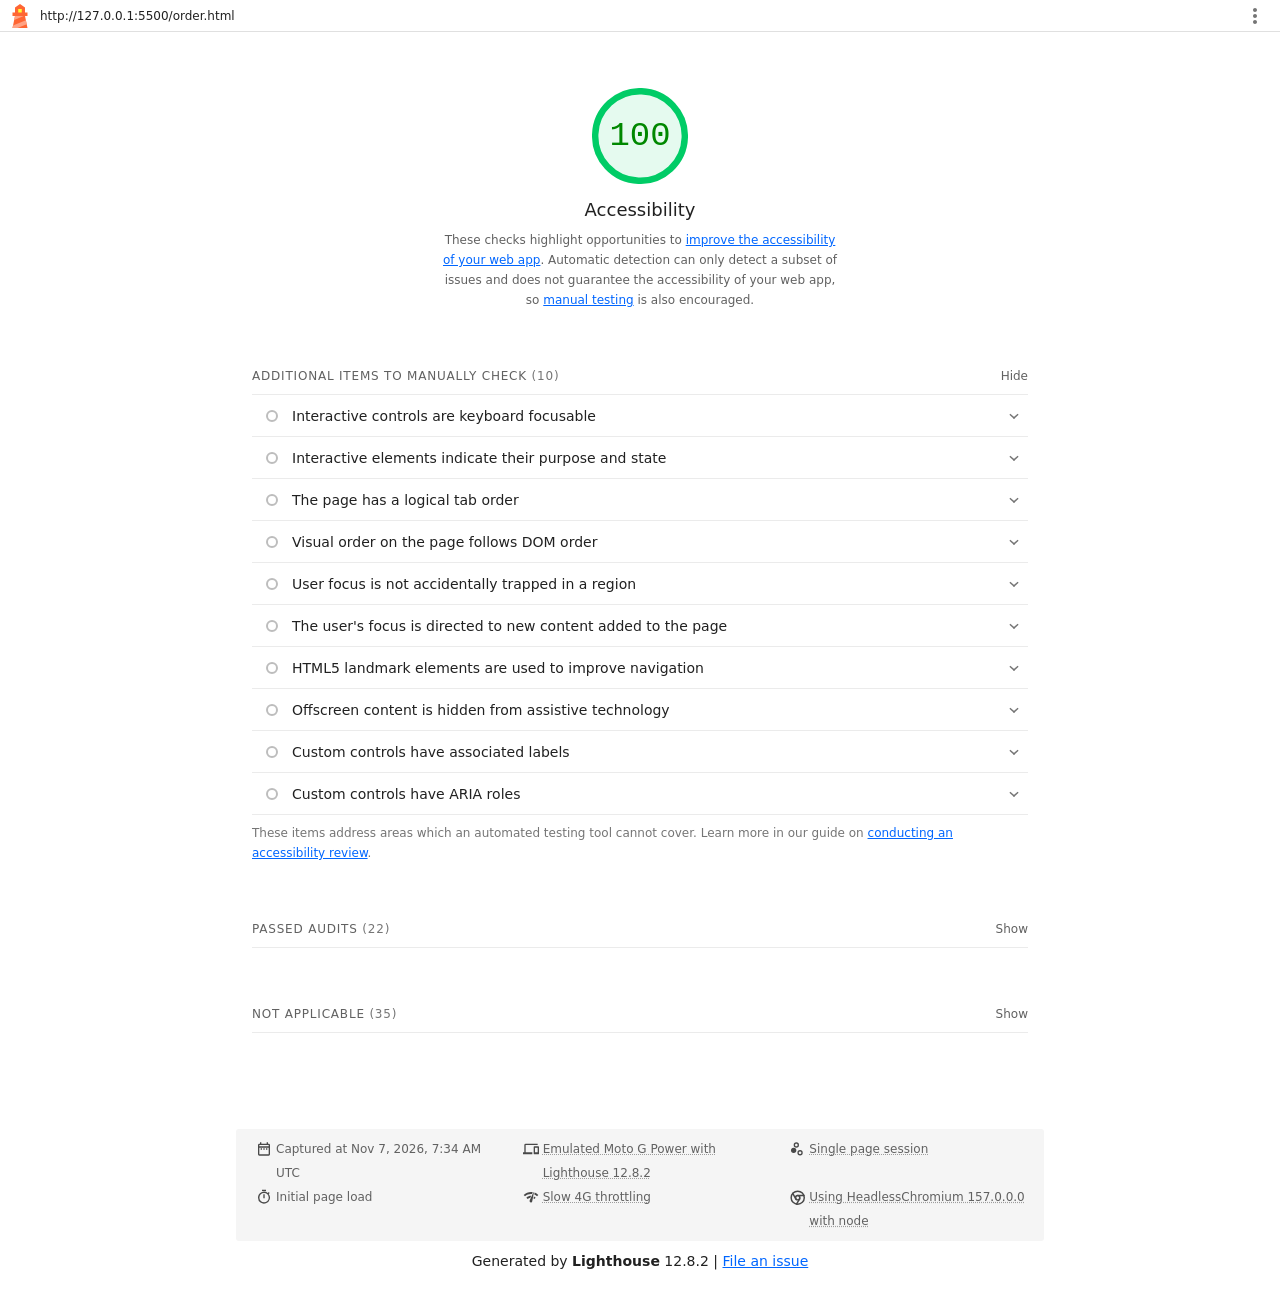
<file: lighthouse/order-accessibility.html>
<!--
@license
Copyright 2018 Google LLC
SPDX-License-Identifier: Apache-2.0
-->
<!doctype html>
<html lang="en">
<head>
  <meta charset="utf-8">
  <meta name="viewport" content="width=device-width, initial-scale=1, minimum-scale=1">
  <link rel="icon" href='data:image/svg+xml;utf8,<svg fill="none" xmlns="http://www.w3.org/2000/svg" viewBox="0 0 48 48"><path d="m14 7 10-7 10 7v10h5v7h-5l5 24H9l5-24H9v-7h5V7Z" fill="%23F63"/><path d="M31.561 24H14l-1.689 8.105L31.561 24ZM18.983 48H9l1.022-4.907L35.723 32.27l1.663 7.98L18.983 48Z" fill="%23FFA385"/><path fill="%23FF3" d="M20.5 10h7v7h-7z"/></svg>'>
  <title>Lighthouse Report</title>
  <style>body {margin: 0}</style>
</head>
<body>
  <noscript>Lighthouse report requires JavaScript. Please enable.</noscript>

  <div id="lh-log"></div>

  <script>window.__LIGHTHOUSE_JSON__ = {"lighthouseVersion":"12.8.2","requestedUrl":"http://127.0.0.1:5500/order.html","mainDocumentUrl":"http://127.0.0.1:5500/order.html","finalDisplayedUrl":"http://127.0.0.1:5500/order.html","finalUrl":"http://127.0.0.1:5500/order.html","fetchTime":"2026-11-07T07:34:17.479Z","gatherMode":"navigation","runWarnings":[],"userAgent":"Mozilla/5.0 (Macintosh; Intel Mac OS X 10_15_7) AppleWebKit/537.36 (KHTML, like Gecko) HeadlessChrome/157.0.0.0 Safari/537.36","environment":{"networkUserAgent":"Mozilla/5.0 (Linux; Android 11; moto g power (2022)) AppleWebKit/537.36 (KHTML, like Gecko) Chrome/136.0.0.0 Mobile Safari/537.36","hostUserAgent":"Mozilla/5.0 (Macintosh; Intel Mac OS X 10_15_7) AppleWebKit/537.36 (KHTML, like Gecko) HeadlessChrome/157.0.0.0 Safari/537.36","benchmarkIndex":4269.5,"credits":{"axe-core":"4.14.0"}},"audits":{"accesskeys":{"id":"accesskeys","title":"`[accesskey]` values are unique","description":"Access keys let users quickly focus a part of the page. For proper navigation, each access key must be unique. [Learn more about access keys](https://dequeuniversity.com/rules/axe/4.10/accesskeys).","score":null,"scoreDisplayMode":"notApplicable"},"aria-allowed-attr":{"id":"aria-allowed-attr","title":"`[aria-*]` attributes match their roles","description":"Each ARIA `role` supports a specific subset of `aria-*` attributes. Mismatching these invalidates the `aria-*` attributes. [Learn how to match ARIA attributes to their roles](https://dequeuniversity.com/rules/axe/4.10/aria-allowed-attr).","score":1,"scoreDisplayMode":"binary","details":{"type":"table","headings":[{"key":"node","valueType":"node","subItemsHeading":{"key":"relatedNode","valueType":"node"},"label":"Failing Elements"}],"items":[]}},"aria-allowed-role":{"id":"aria-allowed-role","title":"Uses ARIA roles only on compatible elements","description":"Many HTML elements can only be assigned certain ARIA roles. Using ARIA roles where they are not allowed can interfere with the accessibility of the web page. [Learn more about ARIA roles](https://dequeuniversity.com/rules/axe/4.10/aria-allowed-role).","score":1,"scoreDisplayMode":"binary","details":{"type":"table","headings":[{"key":"node","valueType":"node","subItemsHeading":{"key":"relatedNode","valueType":"node"},"label":"Failing Elements"}],"items":[]}},"aria-command-name":{"id":"aria-command-name","title":"`button`, `link`, and `menuitem` elements have accessible names","description":"When an element doesn't have an accessible name, screen readers announce it with a generic name, making it unusable for users who rely on screen readers. [Learn how to make command elements more accessible](https://dequeuniversity.com/rules/axe/4.10/aria-command-name).","score":null,"scoreDisplayMode":"notApplicable"},"aria-conditional-attr":{"id":"aria-conditional-attr","title":"ARIA attributes are used as specified for the element's role","description":"Some ARIA attributes are only allowed on an element under certain conditions. [Learn more about conditional ARIA attributes](https://dequeuniversity.com/rules/axe/4.10/aria-conditional-attr).","score":1,"scoreDisplayMode":"binary","details":{"type":"table","headings":[{"key":"node","valueType":"node","subItemsHeading":{"key":"relatedNode","valueType":"node"},"label":"Failing Elements"}],"items":[]}},"aria-deprecated-role":{"id":"aria-deprecated-role","title":"Deprecated ARIA roles were not used","description":"Deprecated ARIA roles may not be processed correctly by assistive technology. [Learn more about deprecated ARIA roles](https://dequeuniversity.com/rules/axe/4.10/aria-deprecated-role).","score":null,"scoreDisplayMode":"notApplicable"},"aria-dialog-name":{"id":"aria-dialog-name","title":"Elements with `role=\"dialog\"` or `role=\"alertdialog\"` have accessible names.","description":"ARIA dialog elements without accessible names may prevent screen readers users from discerning the purpose of these elements. [Learn how to make ARIA dialog elements more accessible](https://dequeuniversity.com/rules/axe/4.10/aria-dialog-name).","score":null,"scoreDisplayMode":"notApplicable"},"aria-hidden-body":{"id":"aria-hidden-body","title":"`[aria-hidden=\"true\"]` is not present on the document `\u003cbody>`","description":"Assistive technologies, like screen readers, work inconsistently when `aria-hidden=\"true\"` is set on the document `\u003cbody>`. [Learn how `aria-hidden` affects the document body](https://dequeuniversity.com/rules/axe/4.10/aria-hidden-body).","score":1,"scoreDisplayMode":"binary","details":{"type":"table","headings":[{"key":"node","valueType":"node","subItemsHeading":{"key":"relatedNode","valueType":"node"},"label":"Failing Elements"}],"items":[]}},"aria-hidden-focus":{"id":"aria-hidden-focus","title":"`[aria-hidden=\"true\"]` elements do not contain focusable descendents","description":"Focusable descendents within an `[aria-hidden=\"true\"]` element prevent those interactive elements from being available to users of assistive technologies like screen readers. [Learn how `aria-hidden` affects focusable elements](https://dequeuniversity.com/rules/axe/4.10/aria-hidden-focus).","score":null,"scoreDisplayMode":"notApplicable"},"aria-input-field-name":{"id":"aria-input-field-name","title":"ARIA input fields have accessible names","description":"When an input field doesn't have an accessible name, screen readers announce it with a generic name, making it unusable for users who rely on screen readers. [Learn more about input field labels](https://dequeuniversity.com/rules/axe/4.10/aria-input-field-name).","score":null,"scoreDisplayMode":"notApplicable"},"aria-meter-name":{"id":"aria-meter-name","title":"ARIA `meter` elements have accessible names","description":"When a meter element doesn't have an accessible name, screen readers announce it with a generic name, making it unusable for users who rely on screen readers. [Learn how to name `meter` elements](https://dequeuniversity.com/rules/axe/4.10/aria-meter-name).","score":null,"scoreDisplayMode":"notApplicable"},"aria-progressbar-name":{"id":"aria-progressbar-name","title":"ARIA `progressbar` elements have accessible names","description":"When a `progressbar` element doesn't have an accessible name, screen readers announce it with a generic name, making it unusable for users who rely on screen readers. [Learn how to label `progressbar` elements](https://dequeuniversity.com/rules/axe/4.10/aria-progressbar-name).","score":null,"scoreDisplayMode":"notApplicable"},"aria-prohibited-attr":{"id":"aria-prohibited-attr","title":"Elements use only permitted ARIA attributes","description":"Using ARIA attributes in roles where they are prohibited can mean that important information is not communicated to users of assistive technologies. [Learn more about prohibited ARIA roles](https://dequeuniversity.com/rules/axe/4.10/aria-prohibited-attr).","score":1,"scoreDisplayMode":"binary","details":{"type":"table","headings":[{"key":"node","valueType":"node","subItemsHeading":{"key":"relatedNode","valueType":"node"},"label":"Failing Elements"}],"items":[]}},"aria-required-attr":{"id":"aria-required-attr","title":"`[role]`s have all required `[aria-*]` attributes","description":"Some ARIA roles have required attributes that describe the state of the element to screen readers. [Learn more about roles and required attributes](https://dequeuniversity.com/rules/axe/4.10/aria-required-attr).","score":null,"scoreDisplayMode":"notApplicable"},"aria-required-children":{"id":"aria-required-children","title":"Elements with an ARIA `[role]` that require children to contain a specific `[role]` have all required children.","description":"Some ARIA parent roles must contain specific child roles to perform their intended accessibility functions. [Learn more about roles and required children elements](https://dequeuniversity.com/rules/axe/4.10/aria-required-children).","score":null,"scoreDisplayMode":"notApplicable"},"aria-required-parent":{"id":"aria-required-parent","title":"`[role]`s are contained by their required parent element","description":"Some ARIA child roles must be contained by specific parent roles to properly perform their intended accessibility functions. [Learn more about ARIA roles and required parent element](https://dequeuniversity.com/rules/axe/4.10/aria-required-parent).","score":null,"scoreDisplayMode":"notApplicable"},"aria-roles":{"id":"aria-roles","title":"`[role]` values are valid","description":"ARIA roles must have valid values in order to perform their intended accessibility functions. [Learn more about valid ARIA roles](https://dequeuniversity.com/rules/axe/4.10/aria-roles).","score":null,"scoreDisplayMode":"notApplicable"},"aria-text":{"id":"aria-text","title":"Elements with the `role=text` attribute do not have focusable descendents.","description":"Adding `role=text` around a text node split by markup enables VoiceOver to treat it as one phrase, but the element's focusable descendents will not be announced. [Learn more about the `role=text` attribute](https://dequeuniversity.com/rules/axe/4.10/aria-text).","score":null,"scoreDisplayMode":"notApplicable"},"aria-toggle-field-name":{"id":"aria-toggle-field-name","title":"ARIA toggle fields have accessible names","description":"When a toggle field doesn't have an accessible name, screen readers announce it with a generic name, making it unusable for users who rely on screen readers. [Learn more about toggle fields](https://dequeuniversity.com/rules/axe/4.10/aria-toggle-field-name).","score":null,"scoreDisplayMode":"notApplicable"},"aria-tooltip-name":{"id":"aria-tooltip-name","title":"ARIA `tooltip` elements have accessible names","description":"When a tooltip element doesn't have an accessible name, screen readers announce it with a generic name, making it unusable for users who rely on screen readers. [Learn how to name `tooltip` elements](https://dequeuniversity.com/rules/axe/4.10/aria-tooltip-name).","score":null,"scoreDisplayMode":"notApplicable"},"aria-treeitem-name":{"id":"aria-treeitem-name","title":"ARIA `treeitem` elements have accessible names","description":"When a `treeitem` element doesn't have an accessible name, screen readers announce it with a generic name, making it unusable for users who rely on screen readers. [Learn more about labeling `treeitem` elements](https://dequeuniversity.com/rules/axe/4.10/aria-treeitem-name).","score":null,"scoreDisplayMode":"notApplicable"},"aria-valid-attr-value":{"id":"aria-valid-attr-value","title":"`[aria-*]` attributes have valid values","description":"Assistive technologies, like screen readers, can't interpret ARIA attributes with invalid values. [Learn more about valid values for ARIA attributes](https://dequeuniversity.com/rules/axe/4.10/aria-valid-attr-value).","score":1,"scoreDisplayMode":"binary","details":{"type":"table","headings":[{"key":"node","valueType":"node","subItemsHeading":{"key":"relatedNode","valueType":"node"},"label":"Failing Elements"}],"items":[]}},"aria-valid-attr":{"id":"aria-valid-attr","title":"`[aria-*]` attributes are valid and not misspelled","description":"Assistive technologies, like screen readers, can't interpret ARIA attributes with invalid names. [Learn more about valid ARIA attributes](https://dequeuniversity.com/rules/axe/4.10/aria-valid-attr).","score":1,"scoreDisplayMode":"binary","details":{"type":"table","headings":[{"key":"node","valueType":"node","subItemsHeading":{"key":"relatedNode","valueType":"node"},"label":"Failing Elements"}],"items":[]}},"button-name":{"id":"button-name","title":"Buttons have an accessible name","description":"When a button doesn't have an accessible name, screen readers announce it as \"button\", making it unusable for users who rely on screen readers. [Learn how to make buttons more accessible](https://dequeuniversity.com/rules/axe/4.10/button-name).","score":1,"scoreDisplayMode":"binary","details":{"type":"table","headings":[{"key":"node","valueType":"node","subItemsHeading":{"key":"relatedNode","valueType":"node"},"label":"Failing Elements"}],"items":[]}},"bypass":{"id":"bypass","title":"The page contains a heading, skip link, or landmark region","description":"Adding ways to bypass repetitive content lets keyboard users navigate the page more efficiently. [Learn more about bypass blocks](https://dequeuniversity.com/rules/axe/4.10/bypass).","score":null,"scoreDisplayMode":"notApplicable"},"color-contrast":{"id":"color-contrast","title":"Background and foreground colors have a sufficient contrast ratio","description":"Low-contrast text is difficult or impossible for many users to read. [Learn how to provide sufficient color contrast](https://dequeuniversity.com/rules/axe/4.10/color-contrast).","score":1,"scoreDisplayMode":"binary","details":{"type":"table","headings":[{"key":"node","valueType":"node","subItemsHeading":{"key":"relatedNode","valueType":"node"},"label":"Failing Elements"}],"items":[]}},"definition-list":{"id":"definition-list","title":"`\u003cdl>`'s contain only properly-ordered `\u003cdt>` and `\u003cdd>` groups, `\u003cscript>`, `\u003ctemplate>` or `\u003cdiv>` elements.","description":"When definition lists are not properly marked up, screen readers may produce confusing or inaccurate output. [Learn how to structure definition lists correctly](https://dequeuniversity.com/rules/axe/4.10/definition-list).","score":null,"scoreDisplayMode":"notApplicable"},"dlitem":{"id":"dlitem","title":"Definition list items are wrapped in `\u003cdl>` elements","description":"Definition list items (`\u003cdt>` and `\u003cdd>`) must be wrapped in a parent `\u003cdl>` element to ensure that screen readers can properly announce them. [Learn how to structure definition lists correctly](https://dequeuniversity.com/rules/axe/4.10/dlitem).","score":null,"scoreDisplayMode":"notApplicable"},"document-title":{"id":"document-title","title":"Document has a `\u003ctitle>` element","description":"The title gives screen reader users an overview of the page, and search engine users rely on it heavily to determine if a page is relevant to their search. [Learn more about document titles](https://dequeuniversity.com/rules/axe/4.10/document-title).","score":1,"scoreDisplayMode":"binary","details":{"type":"table","headings":[{"key":"node","valueType":"node","subItemsHeading":{"key":"relatedNode","valueType":"node"},"label":"Failing Elements"}],"items":[]}},"duplicate-id-aria":{"id":"duplicate-id-aria","title":"ARIA IDs are unique","description":"The value of an ARIA ID must be unique to prevent other instances from being overlooked by assistive technologies. [Learn how to fix duplicate ARIA IDs](https://dequeuniversity.com/rules/axe/4.10/duplicate-id-aria).","score":null,"scoreDisplayMode":"notApplicable"},"empty-heading":{"id":"empty-heading","title":"All heading elements contain content.","description":"A heading with no content or inaccessible text prevent screen reader users from accessing information on the page's structure. [Learn more about headings](https://dequeuniversity.com/rules/axe/4.10/empty-heading).","score":null,"scoreDisplayMode":"notApplicable"},"form-field-multiple-labels":{"id":"form-field-multiple-labels","title":"No form fields have multiple labels","description":"Form fields with multiple labels can be confusingly announced by assistive technologies like screen readers which use either the first, the last, or all of the labels. [Learn how to use form labels](https://dequeuniversity.com/rules/axe/4.10/form-field-multiple-labels).","score":null,"scoreDisplayMode":"notApplicable"},"frame-title":{"id":"frame-title","title":"`\u003cframe>` or `\u003ciframe>` elements have a title","description":"Screen reader users rely on frame titles to describe the contents of frames. [Learn more about frame titles](https://dequeuniversity.com/rules/axe/4.10/frame-title).","score":null,"scoreDisplayMode":"notApplicable"},"heading-order":{"id":"heading-order","title":"Heading elements appear in a sequentially-descending order","description":"Properly ordered headings that do not skip levels convey the semantic structure of the page, making it easier to navigate and understand when using assistive technologies. [Learn more about heading order](https://dequeuniversity.com/rules/axe/4.10/heading-order).","score":1,"scoreDisplayMode":"binary","details":{"type":"table","headings":[{"key":"node","valueType":"node","subItemsHeading":{"key":"relatedNode","valueType":"node"},"label":"Failing Elements"}],"items":[]}},"html-has-lang":{"id":"html-has-lang","title":"`\u003chtml>` element has a `[lang]` attribute","description":"If a page doesn't specify a `lang` attribute, a screen reader assumes that the page is in the default language that the user chose when setting up the screen reader. If the page isn't actually in the default language, then the screen reader might not announce the page's text correctly. [Learn more about the `lang` attribute](https://dequeuniversity.com/rules/axe/4.10/html-has-lang).","score":1,"scoreDisplayMode":"binary","details":{"type":"table","headings":[{"key":"node","valueType":"node","subItemsHeading":{"key":"relatedNode","valueType":"node"},"label":"Failing Elements"}],"items":[]}},"html-lang-valid":{"id":"html-lang-valid","title":"`\u003chtml>` element has a valid value for its `[lang]` attribute","description":"Specifying a valid [BCP 47 language](https://www.w3.org/International/questions/qa-choosing-language-tags#question) helps screen readers announce text properly. [Learn how to use the `lang` attribute](https://dequeuniversity.com/rules/axe/4.10/html-lang-valid).","score":1,"scoreDisplayMode":"binary","details":{"type":"table","headings":[{"key":"node","valueType":"node","subItemsHeading":{"key":"relatedNode","valueType":"node"},"label":"Failing Elements"}],"items":[]}},"html-xml-lang-mismatch":{"id":"html-xml-lang-mismatch","title":"`\u003chtml>` element has an `[xml:lang]` attribute with the same base language as the `[lang]` attribute.","description":"If the webpage does not specify a consistent language, then the screen reader might not announce the page's text correctly. [Learn more about the `lang` attribute](https://dequeuniversity.com/rules/axe/4.10/html-xml-lang-mismatch).","score":null,"scoreDisplayMode":"notApplicable"},"identical-links-same-purpose":{"id":"identical-links-same-purpose","title":"Identical links have the same purpose.","description":"Links with the same destination should have the same description, to help users understand the link's purpose and decide whether to follow it. [Learn more about identical links](https://dequeuniversity.com/rules/axe/4.10/identical-links-same-purpose).","score":null,"scoreDisplayMode":"notApplicable"},"image-alt":{"id":"image-alt","title":"Image elements have `[alt]` attributes","description":"Informative elements should aim for short, descriptive alternate text. Decorative elements can be ignored with an empty alt attribute. [Learn more about the `alt` attribute](https://dequeuniversity.com/rules/axe/4.10/image-alt).","score":null,"scoreDisplayMode":"notApplicable"},"image-redundant-alt":{"id":"image-redundant-alt","title":"Image elements do not have `[alt]` attributes that are redundant text.","description":"Informative elements should aim for short, descriptive alternative text. Alternative text that is exactly the same as the text adjacent to the link or image is potentially confusing for screen reader users, because the text will be read twice. [Learn more about the `alt` attribute](https://dequeuniversity.com/rules/axe/4.10/image-redundant-alt).","score":null,"scoreDisplayMode":"notApplicable"},"input-button-name":{"id":"input-button-name","title":"Input buttons have discernible text.","description":"Adding discernable and accessible text to input buttons may help screen reader users understand the purpose of the input button. [Learn more about input buttons](https://dequeuniversity.com/rules/axe/4.10/input-button-name).","score":null,"scoreDisplayMode":"notApplicable"},"input-image-alt":{"id":"input-image-alt","title":"`\u003cinput type=\"image\">` elements have `[alt]` text","description":"When an image is being used as an `\u003cinput>` button, providing alternative text can help screen reader users understand the purpose of the button. [Learn about input image alt text](https://dequeuniversity.com/rules/axe/4.10/input-image-alt).","score":null,"scoreDisplayMode":"notApplicable"},"label-content-name-mismatch":{"id":"label-content-name-mismatch","title":"Elements with visible text labels have matching accessible names.","description":"Visible text labels that do not match the accessible name can result in a confusing experience for screen reader users. [Learn more about accessible names](https://dequeuniversity.com/rules/axe/4.10/label-content-name-mismatch).","score":1,"scoreDisplayMode":"binary","details":{"type":"table","headings":[{"key":"node","valueType":"node","subItemsHeading":{"key":"relatedNode","valueType":"node"},"label":"Failing Elements"}],"items":[]}},"label":{"id":"label","title":"Form elements have associated labels","description":"Labels ensure that form controls are announced properly by assistive technologies, like screen readers. [Learn more about form element labels](https://dequeuniversity.com/rules/axe/4.10/label).","score":1,"scoreDisplayMode":"binary","details":{"type":"table","headings":[{"key":"node","valueType":"node","subItemsHeading":{"key":"relatedNode","valueType":"node"},"label":"Failing Elements"}],"items":[]}},"landmark-one-main":{"id":"landmark-one-main","title":"Document has a main landmark.","description":"One main landmark helps screen reader users navigate a web page. [Learn more about landmarks](https://dequeuniversity.com/rules/axe/4.10/landmark-one-main).","score":null,"scoreDisplayMode":"notApplicable"},"link-name":{"id":"link-name","title":"Links have a discernible name","description":"Link text (and alternate text for images, when used as links) that is discernible, unique, and focusable improves the navigation experience for screen reader users. [Learn how to make links accessible](https://dequeuniversity.com/rules/axe/4.10/link-name).","score":1,"scoreDisplayMode":"binary","details":{"type":"table","headings":[{"key":"node","valueType":"node","subItemsHeading":{"key":"relatedNode","valueType":"node"},"label":"Failing Elements"}],"items":[]}},"link-in-text-block":{"id":"link-in-text-block","title":"Links are distinguishable without relying on color.","description":"Low-contrast text is difficult or impossible for many users to read. Link text that is discernible improves the experience for users with low vision. [Learn how to make links distinguishable](https://dequeuniversity.com/rules/axe/4.10/link-in-text-block).","score":null,"scoreDisplayMode":"notApplicable"},"list":{"id":"list","title":"Lists contain only `\u003cli>` elements and script supporting elements (`\u003cscript>` and `\u003ctemplate>`).","description":"Screen readers have a specific way of announcing lists. Ensuring proper list structure aids screen reader output. [Learn more about proper list structure](https://dequeuniversity.com/rules/axe/4.10/list).","score":1,"scoreDisplayMode":"binary","details":{"type":"table","headings":[{"key":"node","valueType":"node","subItemsHeading":{"key":"relatedNode","valueType":"node"},"label":"Failing Elements"}],"items":[]}},"listitem":{"id":"listitem","title":"List items (`\u003cli>`) are contained within `\u003cul>`, `\u003col>` or `\u003cmenu>` parent elements","description":"Screen readers require list items (`\u003cli>`) to be contained within a parent `\u003cul>`, `\u003col>` or `\u003cmenu>` to be announced properly. [Learn more about proper list structure](https://dequeuniversity.com/rules/axe/4.10/listitem).","score":1,"scoreDisplayMode":"binary","details":{"type":"table","headings":[{"key":"node","valueType":"node","subItemsHeading":{"key":"relatedNode","valueType":"node"},"label":"Failing Elements"}],"items":[]}},"meta-refresh":{"id":"meta-refresh","title":"The document does not use `\u003cmeta http-equiv=\"refresh\">`","description":"Users do not expect a page to refresh automatically, and doing so will move focus back to the top of the page. This may create a frustrating or confusing experience. [Learn more about the refresh meta tag](https://dequeuniversity.com/rules/axe/4.10/meta-refresh).","score":null,"scoreDisplayMode":"notApplicable"},"meta-viewport":{"id":"meta-viewport","title":"`[user-scalable=\"no\"]` is not used in the `\u003cmeta name=\"viewport\">` element and the `[maximum-scale]` attribute is not less than 5.","description":"Disabling zooming is problematic for users with low vision who rely on screen magnification to properly see the contents of a web page. [Learn more about the viewport meta tag](https://dequeuniversity.com/rules/axe/4.10/meta-viewport).","score":1,"scoreDisplayMode":"binary","details":{"type":"table","headings":[{"key":"node","valueType":"node","subItemsHeading":{"key":"relatedNode","valueType":"node"},"label":"Failing Elements"}],"items":[]}},"object-alt":{"id":"object-alt","title":"`\u003cobject>` elements have alternate text","description":"Screen readers cannot translate non-text content. Adding alternate text to `\u003cobject>` elements helps screen readers convey meaning to users. [Learn more about alt text for `object` elements](https://dequeuniversity.com/rules/axe/4.10/object-alt).","score":null,"scoreDisplayMode":"notApplicable"},"select-name":{"id":"select-name","title":"Select elements have associated label elements.","description":"Form elements without effective labels can create frustrating experiences for screen reader users. [Learn more about the `select` element](https://dequeuniversity.com/rules/axe/4.10/select-name).","score":1,"scoreDisplayMode":"binary","details":{"type":"table","headings":[{"key":"node","valueType":"node","subItemsHeading":{"key":"relatedNode","valueType":"node"},"label":"Failing Elements"}],"items":[]}},"skip-link":{"id":"skip-link","title":"Skip links are focusable.","description":"Including a skip link can help users skip to the main content to save time. [Learn more about skip links](https://dequeuniversity.com/rules/axe/4.10/skip-link).","score":1,"scoreDisplayMode":"binary","details":{"type":"table","headings":[{"key":"node","valueType":"node","subItemsHeading":{"key":"relatedNode","valueType":"node"},"label":"Failing Elements"}],"items":[]}},"tabindex":{"id":"tabindex","title":"No element has a `[tabindex]` value greater than 0","description":"A value greater than 0 implies an explicit navigation ordering. Although technically valid, this often creates frustrating experiences for users who rely on assistive technologies. [Learn more about the `tabindex` attribute](https://dequeuniversity.com/rules/axe/4.10/tabindex).","score":1,"scoreDisplayMode":"binary","details":{"type":"table","headings":[{"key":"node","valueType":"node","subItemsHeading":{"key":"relatedNode","valueType":"node"},"label":"Failing Elements"}],"items":[]}},"table-duplicate-name":{"id":"table-duplicate-name","title":"Tables have different content in the summary attribute and `\u003ccaption>`.","description":"The summary attribute should describe the table structure, while `\u003ccaption>` should have the onscreen title. Accurate table mark-up helps users of screen readers. [Learn more about summary and caption](https://dequeuniversity.com/rules/axe/4.10/table-duplicate-name).","score":null,"scoreDisplayMode":"notApplicable"},"table-fake-caption":{"id":"table-fake-caption","title":"Tables use `\u003ccaption>` instead of cells with the `[colspan]` attribute to indicate a caption.","description":"Screen readers have features to make navigating tables easier. Ensuring that tables use the actual caption element instead of cells with the `[colspan]` attribute may improve the experience for screen reader users. [Learn more about captions](https://dequeuniversity.com/rules/axe/4.10/table-fake-caption).","score":null,"scoreDisplayMode":"notApplicable"},"target-size":{"id":"target-size","title":"Touch targets have sufficient size and spacing.","description":"Touch targets with sufficient size and spacing help users who may have difficulty targeting small controls to activate the targets. [Learn more about touch targets](https://dequeuniversity.com/rules/axe/4.10/target-size).","score":1,"scoreDisplayMode":"binary","details":{"type":"table","headings":[{"key":"node","valueType":"node","subItemsHeading":{"key":"relatedNode","valueType":"node"},"label":"Failing Elements"}],"items":[]}},"td-has-header":{"id":"td-has-header","title":"`\u003ctd>` elements in a large `\u003ctable>` have one or more table headers.","description":"Screen readers have features to make navigating tables easier. Ensuring that `\u003ctd>` elements in a large table (3 or more cells in width and height) have an associated table header may improve the experience for screen reader users. [Learn more about table headers](https://dequeuniversity.com/rules/axe/4.10/td-has-header).","score":null,"scoreDisplayMode":"notApplicable"},"td-headers-attr":{"id":"td-headers-attr","title":"Cells in a `\u003ctable>` element that use the `[headers]` attribute refer to table cells within the same table.","description":"Screen readers have features to make navigating tables easier. Ensuring `\u003ctd>` cells using the `[headers]` attribute only refer to other cells in the same table may improve the experience for screen reader users. [Learn more about the `headers` attribute](https://dequeuniversity.com/rules/axe/4.10/td-headers-attr).","score":null,"scoreDisplayMode":"notApplicable"},"th-has-data-cells":{"id":"th-has-data-cells","title":"`\u003cth>` elements and elements with `[role=\"columnheader\"/\"rowheader\"]` have data cells they describe.","description":"Screen readers have features to make navigating tables easier. Ensuring table headers always refer to some set of cells may improve the experience for screen reader users. [Learn more about table headers](https://dequeuniversity.com/rules/axe/4.10/th-has-data-cells).","score":null,"scoreDisplayMode":"notApplicable"},"valid-lang":{"id":"valid-lang","title":"`[lang]` attributes have a valid value","description":"Specifying a valid [BCP 47 language](https://www.w3.org/International/questions/qa-choosing-language-tags#question) on elements helps ensure that text is pronounced correctly by a screen reader. [Learn how to use the `lang` attribute](https://dequeuniversity.com/rules/axe/4.10/valid-lang).","score":null,"scoreDisplayMode":"notApplicable"},"video-caption":{"id":"video-caption","title":"`\u003cvideo>` elements contain a `\u003ctrack>` element with `[kind=\"captions\"]`","description":"When a video provides a caption it is easier for deaf and hearing impaired users to access its information. [Learn more about video captions](https://dequeuniversity.com/rules/axe/4.10/video-caption).","score":null,"scoreDisplayMode":"notApplicable"},"custom-controls-labels":{"id":"custom-controls-labels","title":"Custom controls have associated labels","description":"Custom interactive controls have associated labels, provided by aria-label or aria-labelledby. [Learn more about custom controls and labels](https://developer.chrome.com/docs/lighthouse/accessibility/custom-controls-labels/).","score":null,"scoreDisplayMode":"manual"},"custom-controls-roles":{"id":"custom-controls-roles","title":"Custom controls have ARIA roles","description":"Custom interactive controls have appropriate ARIA roles. [Learn how to add roles to custom controls](https://developer.chrome.com/docs/lighthouse/accessibility/custom-control-roles/).","score":null,"scoreDisplayMode":"manual"},"focus-traps":{"id":"focus-traps","title":"User focus is not accidentally trapped in a region","description":"A user can tab into and out of any control or region without accidentally trapping their focus. [Learn how to avoid focus traps](https://developer.chrome.com/docs/lighthouse/accessibility/focus-traps/).","score":null,"scoreDisplayMode":"manual"},"focusable-controls":{"id":"focusable-controls","title":"Interactive controls are keyboard focusable","description":"Custom interactive controls are keyboard focusable and display a focus indicator. [Learn how to make custom controls focusable](https://developer.chrome.com/docs/lighthouse/accessibility/focusable-controls/).","score":null,"scoreDisplayMode":"manual"},"interactive-element-affordance":{"id":"interactive-element-affordance","title":"Interactive elements indicate their purpose and state","description":"Interactive elements, such as links and buttons, should indicate their state and be distinguishable from non-interactive elements. [Learn how to decorate interactive elements with affordance hints](https://developer.chrome.com/docs/lighthouse/accessibility/interactive-element-affordance/).","score":null,"scoreDisplayMode":"manual"},"logical-tab-order":{"id":"logical-tab-order","title":"The page has a logical tab order","description":"Tabbing through the page follows the visual layout. Users cannot focus elements that are offscreen. [Learn more about logical tab ordering](https://developer.chrome.com/docs/lighthouse/accessibility/logical-tab-order/).","score":null,"scoreDisplayMode":"manual"},"managed-focus":{"id":"managed-focus","title":"The user's focus is directed to new content added to the page","description":"If new content, such as a dialog, is added to the page, the user's focus is directed to it. [Learn how to direct focus to new content](https://developer.chrome.com/docs/lighthouse/accessibility/managed-focus/).","score":null,"scoreDisplayMode":"manual"},"offscreen-content-hidden":{"id":"offscreen-content-hidden","title":"Offscreen content is hidden from assistive technology","description":"Offscreen content is hidden with display: none or aria-hidden=true. [Learn how to properly hide offscreen content](https://developer.chrome.com/docs/lighthouse/accessibility/offscreen-content-hidden/).","score":null,"scoreDisplayMode":"manual"},"use-landmarks":{"id":"use-landmarks","title":"HTML5 landmark elements are used to improve navigation","description":"Landmark elements (`\u003cmain>`, `\u003cnav>`, etc.) are used to improve the keyboard navigation of the page for assistive technology. [Learn more about landmark elements](https://developer.chrome.com/docs/lighthouse/accessibility/use-landmarks/).","score":null,"scoreDisplayMode":"manual"},"visual-order-follows-dom":{"id":"visual-order-follows-dom","title":"Visual order on the page follows DOM order","description":"DOM order matches the visual order, improving navigation for assistive technology. [Learn more about DOM and visual ordering](https://developer.chrome.com/docs/lighthouse/accessibility/visual-order-follows-dom/).","score":null,"scoreDisplayMode":"manual"}},"configSettings":{"output":["html","json"],"maxWaitForFcp":30000,"maxWaitForLoad":45000,"pauseAfterFcpMs":1000,"pauseAfterLoadMs":1000,"networkQuietThresholdMs":1000,"cpuQuietThresholdMs":1000,"formFactor":"mobile","throttling":{"rttMs":150,"throughputKbps":1638.4,"requestLatencyMs":562.5,"downloadThroughputKbps":1474.5600000000002,"uploadThroughputKbps":675,"cpuSlowdownMultiplier":4},"throttlingMethod":"simulate","screenEmulation":{"mobile":true,"width":412,"height":823,"deviceScaleFactor":1.75,"disabled":false},"emulatedUserAgent":"Mozilla/5.0 (Linux; Android 11; moto g power (2022)) AppleWebKit/537.36 (KHTML, like Gecko) Chrome/136.0.0.0 Mobile Safari/537.36","auditMode":false,"gatherMode":false,"clearStorageTypes":["file_systems","shader_cache","service_workers","cache_storage"],"disableStorageReset":false,"debugNavigation":false,"channel":"node","usePassiveGathering":false,"disableFullPageScreenshot":false,"skipAboutBlank":false,"blankPage":"about:blank","ignoreStatusCode":false,"locale":"en-US","blockedUrlPatterns":null,"additionalTraceCategories":null,"extraHeaders":null,"precomputedLanternData":null,"onlyAudits":null,"onlyCategories":["accessibility"],"skipAudits":null},"categories":{"accessibility":{"title":"Accessibility","description":"These checks highlight opportunities to [improve the accessibility of your web app](https://developer.chrome.com/docs/lighthouse/accessibility/). Automatic detection can only detect a subset of issues and does not guarantee the accessibility of your web app, so [manual testing](https://web.dev/articles/how-to-review) is also encouraged.","manualDescription":"These items address areas which an automated testing tool cannot cover. Learn more in our guide on [conducting an accessibility review](https://web.dev/articles/how-to-review).","supportedModes":["navigation","snapshot"],"auditRefs":[{"id":"accesskeys","weight":0,"group":"a11y-navigation"},{"id":"aria-allowed-attr","weight":10,"group":"a11y-aria"},{"id":"aria-allowed-role","weight":1,"group":"a11y-aria"},{"id":"aria-command-name","weight":0,"group":"a11y-aria"},{"id":"aria-conditional-attr","weight":7,"group":"a11y-aria"},{"id":"aria-deprecated-role","weight":0,"group":"a11y-aria"},{"id":"aria-dialog-name","weight":0,"group":"a11y-aria"},{"id":"aria-hidden-body","weight":10,"group":"a11y-aria"},{"id":"aria-hidden-focus","weight":0,"group":"a11y-aria"},{"id":"aria-input-field-name","weight":0,"group":"a11y-aria"},{"id":"aria-meter-name","weight":0,"group":"a11y-aria"},{"id":"aria-progressbar-name","weight":0,"group":"a11y-aria"},{"id":"aria-prohibited-attr","weight":7,"group":"a11y-aria"},{"id":"aria-required-attr","weight":0,"group":"a11y-aria"},{"id":"aria-required-children","weight":0,"group":"a11y-aria"},{"id":"aria-required-parent","weight":0,"group":"a11y-aria"},{"id":"aria-roles","weight":0,"group":"a11y-aria"},{"id":"aria-text","weight":0,"group":"a11y-aria"},{"id":"aria-toggle-field-name","weight":0,"group":"a11y-aria"},{"id":"aria-tooltip-name","weight":0,"group":"a11y-aria"},{"id":"aria-treeitem-name","weight":0,"group":"a11y-aria"},{"id":"aria-valid-attr-value","weight":10,"group":"a11y-aria"},{"id":"aria-valid-attr","weight":10,"group":"a11y-aria"},{"id":"button-name","weight":10,"group":"a11y-names-labels"},{"id":"bypass","weight":0,"group":"a11y-navigation"},{"id":"color-contrast","weight":7,"group":"a11y-color-contrast"},{"id":"definition-list","weight":0,"group":"a11y-tables-lists"},{"id":"dlitem","weight":0,"group":"a11y-tables-lists"},{"id":"document-title","weight":7,"group":"a11y-names-labels"},{"id":"duplicate-id-aria","weight":0,"group":"a11y-aria"},{"id":"form-field-multiple-labels","weight":0,"group":"a11y-names-labels"},{"id":"frame-title","weight":0,"group":"a11y-names-labels"},{"id":"heading-order","weight":3,"group":"a11y-navigation"},{"id":"html-has-lang","weight":7,"group":"a11y-language"},{"id":"html-lang-valid","weight":7,"group":"a11y-language"},{"id":"html-xml-lang-mismatch","weight":0,"group":"a11y-language"},{"id":"image-alt","weight":0,"group":"a11y-names-labels"},{"id":"image-redundant-alt","weight":0,"group":"a11y-names-labels"},{"id":"input-button-name","weight":0,"group":"a11y-names-labels"},{"id":"input-image-alt","weight":0,"group":"a11y-names-labels"},{"id":"label","weight":7,"group":"a11y-names-labels"},{"id":"link-in-text-block","weight":0,"group":"a11y-color-contrast"},{"id":"link-name","weight":7,"group":"a11y-names-labels"},{"id":"list","weight":7,"group":"a11y-tables-lists"},{"id":"listitem","weight":7,"group":"a11y-tables-lists"},{"id":"meta-refresh","weight":0,"group":"a11y-best-practices"},{"id":"meta-viewport","weight":10,"group":"a11y-best-practices"},{"id":"object-alt","weight":0,"group":"a11y-names-labels"},{"id":"select-name","weight":7,"group":"a11y-names-labels"},{"id":"skip-link","weight":3,"group":"a11y-names-labels"},{"id":"tabindex","weight":7,"group":"a11y-navigation"},{"id":"table-duplicate-name","weight":0,"group":"a11y-tables-lists"},{"id":"target-size","weight":7,"group":"a11y-best-practices"},{"id":"td-headers-attr","weight":0,"group":"a11y-tables-lists"},{"id":"th-has-data-cells","weight":0,"group":"a11y-tables-lists"},{"id":"valid-lang","weight":0,"group":"a11y-language"},{"id":"video-caption","weight":0,"group":"a11y-audio-video"},{"id":"focusable-controls","weight":0},{"id":"interactive-element-affordance","weight":0},{"id":"logical-tab-order","weight":0},{"id":"visual-order-follows-dom","weight":0},{"id":"focus-traps","weight":0},{"id":"managed-focus","weight":0},{"id":"use-landmarks","weight":0},{"id":"offscreen-content-hidden","weight":0},{"id":"custom-controls-labels","weight":0},{"id":"custom-controls-roles","weight":0},{"id":"empty-heading","weight":0,"group":"hidden"},{"id":"identical-links-same-purpose","weight":0,"group":"hidden"},{"id":"landmark-one-main","weight":0,"group":"hidden"},{"id":"label-content-name-mismatch","weight":0,"group":"hidden"},{"id":"table-fake-caption","weight":0,"group":"hidden"},{"id":"td-has-header","weight":0,"group":"hidden"}],"id":"accessibility","score":1}},"categoryGroups":{"metrics":{"title":"Metrics"},"insights":{"title":"Insights","description":"These insights are also available in the Chrome DevTools Performance Panel - [record a trace](https://developer.chrome.com/docs/devtools/performance/reference) to view more detailed information."},"diagnostics":{"title":"Diagnostics","description":"More information about the performance of your application. These numbers don't [directly affect](https://developer.chrome.com/docs/lighthouse/performance/performance-scoring/) the Performance score."},"a11y-best-practices":{"title":"Best practices","description":"These items highlight common accessibility best practices."},"a11y-color-contrast":{"title":"Contrast","description":"These are opportunities to improve the legibility of your content."},"a11y-names-labels":{"title":"Names and labels","description":"These are opportunities to improve the semantics of the controls in your application. This may enhance the experience for users of assistive technology, like a screen reader."},"a11y-navigation":{"title":"Navigation","description":"These are opportunities to improve keyboard navigation in your application."},"a11y-aria":{"title":"ARIA","description":"These are opportunities to improve the usage of ARIA in your application which may enhance the experience for users of assistive technology, like a screen reader."},"a11y-language":{"title":"Internationalization and localization","description":"These are opportunities to improve the interpretation of your content by users in different locales."},"a11y-audio-video":{"title":"Audio and video","description":"These are opportunities to provide alternative content for audio and video. This may improve the experience for users with hearing or vision impairments."},"a11y-tables-lists":{"title":"Tables and lists","description":"These are opportunities to improve the experience of reading tabular or list data using assistive technology, like a screen reader."},"seo-mobile":{"title":"Mobile Friendly","description":"Make sure your pages are mobile friendly so users don’t have to pinch or zoom in order to read the content pages. [Learn how to make pages mobile-friendly](https://developers.google.com/search/mobile-sites/)."},"seo-content":{"title":"Content Best Practices","description":"Format your HTML in a way that enables crawlers to better understand your app’s content."},"seo-crawl":{"title":"Crawling and Indexing","description":"To appear in search results, crawlers need access to your app."},"best-practices-trust-safety":{"title":"Trust and Safety"},"best-practices-ux":{"title":"User Experience"},"best-practices-browser-compat":{"title":"Browser Compatibility"},"best-practices-general":{"title":"General"},"hidden":{"title":""}},"stackPacks":[],"entities":[{"name":"127.0.0.1","origins":["http://127.0.0.1:5500"],"isFirstParty":true,"isUnrecognized":true}],"fullPageScreenshot":{"screenshot":{"data":"[data-uri]","width":412,"height":1916},"nodes":{"1-0-A":{"id":"","top":1856,"bottom":1900,"left":184,"right":228,"width":44,"height":44}}},"timing":{"entries":[{"startTime":11248.16,"name":"lh:config","duration":66.2,"entryType":"measure"},{"startTime":11248.4,"name":"lh:config:resolveArtifactsToDefns","duration":0.58,"entryType":"measure"},{"startTime":11314.38,"name":"lh:runner:gather","duration":4644.89,"entryType":"measure"},{"startTime":11338.3,"name":"lh:driver:connect","duration":2.45,"entryType":"measure"},{"startTime":11340.77,"name":"lh:driver:navigate","duration":3.87,"entryType":"measure"},{"startTime":11344.71,"name":"lh:gather:getBenchmarkIndex","duration":1002.42,"entryType":"measure"},{"startTime":12347.15,"name":"lh:gather:getVersion","duration":0.36,"entryType":"measure"},{"startTime":12347.52,"name":"lh:gather:getDevicePixelRatio","duration":0.45,"entryType":"measure"},{"startTime":12347.99,"name":"lh:prepare:navigationMode","duration":15.67,"entryType":"measure"},{"startTime":12354.14,"name":"lh:storage:clearDataForOrigin","duration":3.2,"entryType":"measure"},{"startTime":12357.34,"name":"lh:storage:clearBrowserCaches","duration":5.84,"entryType":"measure"},{"startTime":12363.37,"name":"lh:gather:prepareThrottlingAndNetwork","duration":0.26,"entryType":"measure"},{"startTime":12366.92,"name":"lh:driver:navigate","duration":2356.31,"entryType":"measure"},{"startTime":14725.76,"name":"lh:computed:NetworkRecords","duration":0.38,"entryType":"measure"},{"startTime":14726.23,"name":"lh:gather:getArtifact:DevtoolsLog","duration":0.01,"entryType":"measure"},{"startTime":14726.25,"name":"lh:gather:getArtifact:Accessibility","duration":117.31,"entryType":"measure"},{"startTime":14843.59,"name":"lh:gather:getArtifact:NetworkUserAgent","duration":0.01,"entryType":"measure"},{"startTime":14843.6,"name":"lh:gather:getArtifact:Stacks","duration":4.01,"entryType":"measure"},{"startTime":14843.61,"name":"lh:gather:collectStacks","duration":4,"entryType":"measure"},{"startTime":14847.62,"name":"lh:gather:getArtifact:FullPageScreenshot","duration":1105.71,"entryType":"measure"},{"startTime":15959.33,"name":"lh:runner:audit","duration":51.28,"entryType":"measure"},{"startTime":15959.37,"name":"lh:runner:auditing","duration":51.2,"entryType":"measure"},{"startTime":15959.62,"name":"lh:audit:accesskeys","duration":0.28,"entryType":"measure"},{"startTime":15960.2,"name":"lh:audit:aria-allowed-attr","duration":1.05,"entryType":"measure"},{"startTime":15961.34,"name":"lh:audit:aria-allowed-role","duration":0.98,"entryType":"measure"},{"startTime":15962.4,"name":"lh:audit:aria-command-name","duration":0.28,"entryType":"measure"},{"startTime":15962.75,"name":"lh:audit:aria-conditional-attr","duration":0.98,"entryType":"measure"},{"startTime":15963.79,"name":"lh:audit:aria-deprecated-role","duration":0.27,"entryType":"measure"},{"startTime":15964.14,"name":"lh:audit:aria-dialog-name","duration":0.3,"entryType":"measure"},{"startTime":15964.51,"name":"lh:audit:aria-hidden-body","duration":0.93,"entryType":"measure"},{"startTime":15965.51,"name":"lh:audit:aria-hidden-focus","duration":0.31,"entryType":"measure"},{"startTime":15965.89,"name":"lh:audit:aria-input-field-name","duration":0.33,"entryType":"measure"},{"startTime":15966.31,"name":"lh:audit:aria-meter-name","duration":0.35,"entryType":"measure"},{"startTime":15966.73,"name":"lh:audit:aria-progressbar-name","duration":0.39,"entryType":"measure"},{"startTime":15967.18,"name":"lh:audit:aria-prohibited-attr","duration":0.91,"entryType":"measure"},{"startTime":15968.17,"name":"lh:audit:aria-required-attr","duration":0.37,"entryType":"measure"},{"startTime":15968.62,"name":"lh:audit:aria-required-children","duration":0.45,"entryType":"measure"},{"startTime":15969.15,"name":"lh:audit:aria-required-parent","duration":0.44,"entryType":"measure"},{"startTime":15969.65,"name":"lh:audit:aria-roles","duration":0.42,"entryType":"measure"},{"startTime":15970.14,"name":"lh:audit:aria-text","duration":0.52,"entryType":"measure"},{"startTime":15970.73,"name":"lh:audit:aria-toggle-field-name","duration":0.49,"entryType":"measure"},{"startTime":15971.29,"name":"lh:audit:aria-tooltip-name","duration":0.5,"entryType":"measure"},{"startTime":15971.86,"name":"lh:audit:aria-treeitem-name","duration":0.52,"entryType":"measure"},{"startTime":15972.45,"name":"lh:audit:aria-valid-attr-value","duration":0.9,"entryType":"measure"},{"startTime":15973.41,"name":"lh:audit:aria-valid-attr","duration":0.88,"entryType":"measure"},{"startTime":15974.35,"name":"lh:audit:button-name","duration":0.89,"entryType":"measure"},{"startTime":15975.3,"name":"lh:audit:bypass","duration":0.87,"entryType":"measure"},{"startTime":15976.23,"name":"lh:audit:color-contrast","duration":0.83,"entryType":"measure"},{"startTime":15977.12,"name":"lh:audit:definition-list","duration":0.55,"entryType":"measure"},{"startTime":15977.73,"name":"lh:audit:dlitem","duration":0.52,"entryType":"measure"},{"startTime":15978.32,"name":"lh:audit:document-title","duration":0.86,"entryType":"measure"},{"startTime":15979.24,"name":"lh:audit:duplicate-id-aria","duration":0.84,"entryType":"measure"},{"startTime":15980.13,"name":"lh:audit:empty-heading","duration":0.86,"entryType":"measure"},{"startTime":15981.06,"name":"lh:audit:form-field-multiple-labels","duration":0.87,"entryType":"measure"},{"startTime":15981.98,"name":"lh:audit:frame-title","duration":0.51,"entryType":"measure"},{"startTime":15982.55,"name":"lh:audit:heading-order","duration":0.85,"entryType":"measure"},{"startTime":15983.47,"name":"lh:audit:html-has-lang","duration":0.91,"entryType":"measure"},{"startTime":15984.45,"name":"lh:audit:html-lang-valid","duration":0.88,"entryType":"measure"},{"startTime":15985.39,"name":"lh:audit:html-xml-lang-mismatch","duration":0.59,"entryType":"measure"},{"startTime":15986.09,"name":"lh:audit:identical-links-same-purpose","duration":0.93,"entryType":"measure"},{"startTime":15987.09,"name":"lh:audit:image-alt","duration":0.54,"entryType":"measure"},{"startTime":15987.7,"name":"lh:audit:image-redundant-alt","duration":0.59,"entryType":"measure"},{"startTime":15988.37,"name":"lh:audit:input-button-name","duration":0.59,"entryType":"measure"},{"startTime":15989.02,"name":"lh:audit:input-image-alt","duration":0.58,"entryType":"measure"},{"startTime":15989.68,"name":"lh:audit:label-content-name-mismatch","duration":0.83,"entryType":"measure"},{"startTime":15990.56,"name":"lh:audit:label","duration":0.77,"entryType":"measure"},{"startTime":15991.39,"name":"lh:audit:landmark-one-main","duration":0.77,"entryType":"measure"},{"startTime":15992.22,"name":"lh:audit:link-name","duration":0.79,"entryType":"measure"},{"startTime":15993.07,"name":"lh:audit:link-in-text-block","duration":0.59,"entryType":"measure"},{"startTime":15993.72,"name":"lh:audit:list","duration":0.83,"entryType":"measure"},{"startTime":15994.61,"name":"lh:audit:listitem","duration":0.83,"entryType":"measure"},{"startTime":15995.5,"name":"lh:audit:meta-refresh","duration":0.62,"entryType":"measure"},{"startTime":15996.18,"name":"lh:audit:meta-viewport","duration":0.85,"entryType":"measure"},{"startTime":15997.09,"name":"lh:audit:object-alt","duration":0.65,"entryType":"measure"},{"startTime":15997.8,"name":"lh:audit:select-name","duration":0.78,"entryType":"measure"},{"startTime":15998.63,"name":"lh:audit:skip-link","duration":0.73,"entryType":"measure"},{"startTime":15999.42,"name":"lh:audit:tabindex","duration":0.75,"entryType":"measure"},{"startTime":16000.23,"name":"lh:audit:table-duplicate-name","duration":0.62,"entryType":"measure"},{"startTime":16000.9,"name":"lh:audit:table-fake-caption","duration":0.66,"entryType":"measure"},{"startTime":16001.62,"name":"lh:audit:target-size","duration":5.07,"entryType":"measure"},{"startTime":16006.76,"name":"lh:audit:td-has-header","duration":0.67,"entryType":"measure"},{"startTime":16007.49,"name":"lh:audit:td-headers-attr","duration":0.74,"entryType":"measure"},{"startTime":16008.29,"name":"lh:audit:th-has-data-cells","duration":0.71,"entryType":"measure"},{"startTime":16009.05,"name":"lh:audit:valid-lang","duration":0.71,"entryType":"measure"},{"startTime":16009.82,"name":"lh:audit:video-caption","duration":0.69,"entryType":"measure"},{"startTime":16010.52,"name":"lh:audit:custom-controls-labels","duration":0.01,"entryType":"measure"},{"startTime":16010.54,"name":"lh:audit:custom-controls-roles","duration":0,"entryType":"measure"},{"startTime":16010.54,"name":"lh:audit:focus-traps","duration":0,"entryType":"measure"},{"startTime":16010.54,"name":"lh:audit:focusable-controls","duration":0,"entryType":"measure"},{"startTime":16010.55,"name":"lh:audit:interactive-element-affordance","duration":0,"entryType":"measure"},{"startTime":16010.55,"name":"lh:audit:logical-tab-order","duration":0,"entryType":"measure"},{"startTime":16010.55,"name":"lh:audit:managed-focus","duration":0,"entryType":"measure"},{"startTime":16010.56,"name":"lh:audit:offscreen-content-hidden","duration":0,"entryType":"measure"},{"startTime":16010.56,"name":"lh:audit:use-landmarks","duration":0,"entryType":"measure"},{"startTime":16010.57,"name":"lh:audit:visual-order-follows-dom","duration":0,"entryType":"measure"},{"startTime":16010.58,"name":"lh:runner:generate","duration":0.04,"entryType":"measure"},{"startTime":16010.66,"name":"lh:computed:EntityClassification","duration":0.07,"entryType":"measure"}],"total":4696.17},"i18n":{"rendererFormattedStrings":{"calculatorLink":"See calculator.","collapseView":"Collapse view","crcInitialNavigation":"Initial Navigation","crcLongestDurationLabel":"Maximum critical path latency:","dropdownCopyJSON":"Copy JSON","dropdownDarkTheme":"Toggle Dark Theme","dropdownPrintExpanded":"Print Expanded","dropdownPrintSummary":"Print Summary","dropdownSaveGist":"Save as Gist","dropdownSaveHTML":"Save as HTML","dropdownSaveJSON":"Save as JSON","dropdownViewUnthrottledTrace":"View Unthrottled Trace","dropdownViewer":"Open in Viewer","errorLabel":"Error!","errorMissingAuditInfo":"Report error: no audit information","expandView":"Expand view","firstPartyChipLabel":"1st party","footerIssue":"File an issue","goBackToAudits":"Go back to audits","hide":"Hide","insightsNotice":"Later this year, insights will replace performance audits. [Learn more and provide feedback here](https://github.com/GoogleChrome/lighthouse/discussions/16462).","labDataTitle":"Lab Data","lsPerformanceCategoryDescription":"[Lighthouse](https://developers.google.com/web/tools/lighthouse/) analysis of the current page on an emulated mobile network. Values are estimated and may vary.","manualAuditsGroupTitle":"Additional items to manually check","notApplicableAuditsGroupTitle":"Not applicable","openInANewTabTooltip":"Open in a new tab","opportunityResourceColumnLabel":"Opportunity","opportunitySavingsColumnLabel":"Estimated Savings","passedAuditsGroupTitle":"Passed audits","runtimeAnalysisWindow":"Initial page load","runtimeAnalysisWindowSnapshot":"Point-in-time snapshot","runtimeAnalysisWindowTimespan":"User interactions timespan","runtimeCustom":"Custom throttling","runtimeDesktopEmulation":"Emulated Desktop","runtimeMobileEmulation":"Emulated Moto G Power","runtimeNoEmulation":"No emulation","runtimeSettingsAxeVersion":"Axe version","runtimeSettingsBenchmark":"Unthrottled CPU/Memory Power","runtimeSettingsCPUThrottling":"CPU throttling","runtimeSettingsDevice":"Device","runtimeSettingsNetworkThrottling":"Network throttling","runtimeSettingsScreenEmulation":"Screen emulation","runtimeSettingsUANetwork":"User agent (network)","runtimeSingleLoad":"Single page session","runtimeSingleLoadTooltip":"This data is taken from a single page session, as opposed to field data summarizing many sessions.","runtimeSlow4g":"Slow 4G throttling","runtimeUnknown":"Unknown","show":"Show","showRelevantAudits":"Show audits relevant to:","snippetCollapseButtonLabel":"Collapse snippet","snippetExpandButtonLabel":"Expand snippet","thirdPartyResourcesLabel":"Show 3rd-party resources","throttlingProvided":"Provided by environment","toplevelWarningsMessage":"There were issues affecting this run of Lighthouse:","tryInsights":"Try insights","unattributable":"Unattributable","varianceDisclaimer":"Values are estimated and may vary. The [performance score is calculated](https://developer.chrome.com/docs/lighthouse/performance/performance-scoring/) directly from these metrics.","viewTraceLabel":"View Trace","viewTreemapLabel":"View Treemap","warningAuditsGroupTitle":"Passed audits but with warnings","warningHeader":"Warnings: "},"icuMessagePaths":{"core/audits/accessibility/accesskeys.js | title":["audits.accesskeys.title"],"core/audits/accessibility/accesskeys.js | description":["audits.accesskeys.description"],"core/audits/accessibility/aria-allowed-attr.js | title":["audits[aria-allowed-attr].title"],"core/audits/accessibility/aria-allowed-attr.js | description":["audits[aria-allowed-attr].description"],"core/lib/i18n/i18n.js | columnFailingElem":["audits[aria-allowed-attr].details.headings[0].label","audits[aria-allowed-role].details.headings[0].label","audits[aria-conditional-attr].details.headings[0].label","audits[aria-hidden-body].details.headings[0].label","audits[aria-prohibited-attr].details.headings[0].label","audits[aria-valid-attr-value].details.headings[0].label","audits[aria-valid-attr].details.headings[0].label","audits[button-name].details.headings[0].label","audits[color-contrast].details.headings[0].label","audits[document-title].details.headings[0].label","audits[heading-order].details.headings[0].label","audits[html-has-lang].details.headings[0].label","audits[html-lang-valid].details.headings[0].label","audits[label-content-name-mismatch].details.headings[0].label","audits.label.details.headings[0].label","audits[link-name].details.headings[0].label","audits.list.details.headings[0].label","audits.listitem.details.headings[0].label","audits[meta-viewport].details.headings[0].label","audits[select-name].details.headings[0].label","audits[skip-link].details.headings[0].label","audits.tabindex.details.headings[0].label","audits[target-size].details.headings[0].label"],"core/audits/accessibility/aria-allowed-role.js | title":["audits[aria-allowed-role].title"],"core/audits/accessibility/aria-allowed-role.js | description":["audits[aria-allowed-role].description"],"core/audits/accessibility/aria-command-name.js | title":["audits[aria-command-name].title"],"core/audits/accessibility/aria-command-name.js | description":["audits[aria-command-name].description"],"core/audits/accessibility/aria-conditional-attr.js | title":["audits[aria-conditional-attr].title"],"core/audits/accessibility/aria-conditional-attr.js | description":["audits[aria-conditional-attr].description"],"core/audits/accessibility/aria-deprecated-role.js | title":["audits[aria-deprecated-role].title"],"core/audits/accessibility/aria-deprecated-role.js | description":["audits[aria-deprecated-role].description"],"core/audits/accessibility/aria-dialog-name.js | title":["audits[aria-dialog-name].title"],"core/audits/accessibility/aria-dialog-name.js | description":["audits[aria-dialog-name].description"],"core/audits/accessibility/aria-hidden-body.js | title":["audits[aria-hidden-body].title"],"core/audits/accessibility/aria-hidden-body.js | description":["audits[aria-hidden-body].description"],"core/audits/accessibility/aria-hidden-focus.js | title":["audits[aria-hidden-focus].title"],"core/audits/accessibility/aria-hidden-focus.js | description":["audits[aria-hidden-focus].description"],"core/audits/accessibility/aria-input-field-name.js | title":["audits[aria-input-field-name].title"],"core/audits/accessibility/aria-input-field-name.js | description":["audits[aria-input-field-name].description"],"core/audits/accessibility/aria-meter-name.js | title":["audits[aria-meter-name].title"],"core/audits/accessibility/aria-meter-name.js | description":["audits[aria-meter-name].description"],"core/audits/accessibility/aria-progressbar-name.js | title":["audits[aria-progressbar-name].title"],"core/audits/accessibility/aria-progressbar-name.js | description":["audits[aria-progressbar-name].description"],"core/audits/accessibility/aria-prohibited-attr.js | title":["audits[aria-prohibited-attr].title"],"core/audits/accessibility/aria-prohibited-attr.js | description":["audits[aria-prohibited-attr].description"],"core/audits/accessibility/aria-required-attr.js | title":["audits[aria-required-attr].title"],"core/audits/accessibility/aria-required-attr.js | description":["audits[aria-required-attr].description"],"core/audits/accessibility/aria-required-children.js | title":["audits[aria-required-children].title"],"core/audits/accessibility/aria-required-children.js | description":["audits[aria-required-children].description"],"core/audits/accessibility/aria-required-parent.js | title":["audits[aria-required-parent].title"],"core/audits/accessibility/aria-required-parent.js | description":["audits[aria-required-parent].description"],"core/audits/accessibility/aria-roles.js | title":["audits[aria-roles].title"],"core/audits/accessibility/aria-roles.js | description":["audits[aria-roles].description"],"core/audits/accessibility/aria-text.js | title":["audits[aria-text].title"],"core/audits/accessibility/aria-text.js | description":["audits[aria-text].description"],"core/audits/accessibility/aria-toggle-field-name.js | title":["audits[aria-toggle-field-name].title"],"core/audits/accessibility/aria-toggle-field-name.js | description":["audits[aria-toggle-field-name].description"],"core/audits/accessibility/aria-tooltip-name.js | title":["audits[aria-tooltip-name].title"],"core/audits/accessibility/aria-tooltip-name.js | description":["audits[aria-tooltip-name].description"],"core/audits/accessibility/aria-treeitem-name.js | title":["audits[aria-treeitem-name].title"],"core/audits/accessibility/aria-treeitem-name.js | description":["audits[aria-treeitem-name].description"],"core/audits/accessibility/aria-valid-attr-value.js | title":["audits[aria-valid-attr-value].title"],"core/audits/accessibility/aria-valid-attr-value.js | description":["audits[aria-valid-attr-value].description"],"core/audits/accessibility/aria-valid-attr.js | title":["audits[aria-valid-attr].title"],"core/audits/accessibility/aria-valid-attr.js | description":["audits[aria-valid-attr].description"],"core/audits/accessibility/button-name.js | title":["audits[button-name].title"],"core/audits/accessibility/button-name.js | description":["audits[button-name].description"],"core/audits/accessibility/bypass.js | title":["audits.bypass.title"],"core/audits/accessibility/bypass.js | description":["audits.bypass.description"],"core/audits/accessibility/color-contrast.js | title":["audits[color-contrast].title"],"core/audits/accessibility/color-contrast.js | description":["audits[color-contrast].description"],"core/audits/accessibility/definition-list.js | title":["audits[definition-list].title"],"core/audits/accessibility/definition-list.js | description":["audits[definition-list].description"],"core/audits/accessibility/dlitem.js | title":["audits.dlitem.title"],"core/audits/accessibility/dlitem.js | description":["audits.dlitem.description"],"core/audits/accessibility/document-title.js | title":["audits[document-title].title"],"core/audits/accessibility/document-title.js | description":["audits[document-title].description"],"core/audits/accessibility/duplicate-id-aria.js | title":["audits[duplicate-id-aria].title"],"core/audits/accessibility/duplicate-id-aria.js | description":["audits[duplicate-id-aria].description"],"core/audits/accessibility/empty-heading.js | title":["audits[empty-heading].title"],"core/audits/accessibility/empty-heading.js | description":["audits[empty-heading].description"],"core/audits/accessibility/form-field-multiple-labels.js | title":["audits[form-field-multiple-labels].title"],"core/audits/accessibility/form-field-multiple-labels.js | description":["audits[form-field-multiple-labels].description"],"core/audits/accessibility/frame-title.js | title":["audits[frame-title].title"],"core/audits/accessibility/frame-title.js | description":["audits[frame-title].description"],"core/audits/accessibility/heading-order.js | title":["audits[heading-order].title"],"core/audits/accessibility/heading-order.js | description":["audits[heading-order].description"],"core/audits/accessibility/html-has-lang.js | title":["audits[html-has-lang].title"],"core/audits/accessibility/html-has-lang.js | description":["audits[html-has-lang].description"],"core/audits/accessibility/html-lang-valid.js | title":["audits[html-lang-valid].title"],"core/audits/accessibility/html-lang-valid.js | description":["audits[html-lang-valid].description"],"core/audits/accessibility/html-xml-lang-mismatch.js | title":["audits[html-xml-lang-mismatch].title"],"core/audits/accessibility/html-xml-lang-mismatch.js | description":["audits[html-xml-lang-mismatch].description"],"core/audits/accessibility/identical-links-same-purpose.js | title":["audits[identical-links-same-purpose].title"],"core/audits/accessibility/identical-links-same-purpose.js | description":["audits[identical-links-same-purpose].description"],"core/audits/accessibility/image-alt.js | title":["audits[image-alt].title"],"core/audits/accessibility/image-alt.js | description":["audits[image-alt].description"],"core/audits/accessibility/image-redundant-alt.js | title":["audits[image-redundant-alt].title"],"core/audits/accessibility/image-redundant-alt.js | description":["audits[image-redundant-alt].description"],"core/audits/accessibility/input-button-name.js | title":["audits[input-button-name].title"],"core/audits/accessibility/input-button-name.js | description":["audits[input-button-name].description"],"core/audits/accessibility/input-image-alt.js | title":["audits[input-image-alt].title"],"core/audits/accessibility/input-image-alt.js | description":["audits[input-image-alt].description"],"core/audits/accessibility/label-content-name-mismatch.js | title":["audits[label-content-name-mismatch].title"],"core/audits/accessibility/label-content-name-mismatch.js | description":["audits[label-content-name-mismatch].description"],"core/audits/accessibility/label.js | title":["audits.label.title"],"core/audits/accessibility/label.js | description":["audits.label.description"],"core/audits/accessibility/landmark-one-main.js | title":["audits[landmark-one-main].title"],"core/audits/accessibility/landmark-one-main.js | description":["audits[landmark-one-main].description"],"core/audits/accessibility/link-name.js | title":["audits[link-name].title"],"core/audits/accessibility/link-name.js | description":["audits[link-name].description"],"core/audits/accessibility/link-in-text-block.js | title":["audits[link-in-text-block].title"],"core/audits/accessibility/link-in-text-block.js | description":["audits[link-in-text-block].description"],"core/audits/accessibility/list.js | title":["audits.list.title"],"core/audits/accessibility/list.js | description":["audits.list.description"],"core/audits/accessibility/listitem.js | title":["audits.listitem.title"],"core/audits/accessibility/listitem.js | description":["audits.listitem.description"],"core/audits/accessibility/meta-refresh.js | title":["audits[meta-refresh].title"],"core/audits/accessibility/meta-refresh.js | description":["audits[meta-refresh].description"],"core/audits/accessibility/meta-viewport.js | title":["audits[meta-viewport].title"],"core/audits/accessibility/meta-viewport.js | description":["audits[meta-viewport].description"],"core/audits/accessibility/object-alt.js | title":["audits[object-alt].title"],"core/audits/accessibility/object-alt.js | description":["audits[object-alt].description"],"core/audits/accessibility/select-name.js | title":["audits[select-name].title"],"core/audits/accessibility/select-name.js | description":["audits[select-name].description"],"core/audits/accessibility/skip-link.js | title":["audits[skip-link].title"],"core/audits/accessibility/skip-link.js | description":["audits[skip-link].description"],"core/audits/accessibility/tabindex.js | title":["audits.tabindex.title"],"core/audits/accessibility/tabindex.js | description":["audits.tabindex.description"],"core/audits/accessibility/table-duplicate-name.js | title":["audits[table-duplicate-name].title"],"core/audits/accessibility/table-duplicate-name.js | description":["audits[table-duplicate-name].description"],"core/audits/accessibility/table-fake-caption.js | title":["audits[table-fake-caption].title"],"core/audits/accessibility/table-fake-caption.js | description":["audits[table-fake-caption].description"],"core/audits/accessibility/target-size.js | title":["audits[target-size].title"],"core/audits/accessibility/target-size.js | description":["audits[target-size].description"],"core/audits/accessibility/td-has-header.js | title":["audits[td-has-header].title"],"core/audits/accessibility/td-has-header.js | description":["audits[td-has-header].description"],"core/audits/accessibility/td-headers-attr.js | title":["audits[td-headers-attr].title"],"core/audits/accessibility/td-headers-attr.js | description":["audits[td-headers-attr].description"],"core/audits/accessibility/th-has-data-cells.js | title":["audits[th-has-data-cells].title"],"core/audits/accessibility/th-has-data-cells.js | description":["audits[th-has-data-cells].description"],"core/audits/accessibility/valid-lang.js | title":["audits[valid-lang].title"],"core/audits/accessibility/valid-lang.js | description":["audits[valid-lang].description"],"core/audits/accessibility/video-caption.js | title":["audits[video-caption].title"],"core/audits/accessibility/video-caption.js | description":["audits[video-caption].description"],"core/config/default-config.js | a11yCategoryTitle":["categories.accessibility.title"],"core/config/default-config.js | a11yCategoryDescription":["categories.accessibility.description"],"core/config/default-config.js | a11yCategoryManualDescription":["categories.accessibility.manualDescription"],"core/config/default-config.js | metricGroupTitle":["categoryGroups.metrics.title"],"core/config/default-config.js | insightsGroupTitle":["categoryGroups.insights.title"],"core/config/default-config.js | insightsGroupDescription":["categoryGroups.insights.description"],"core/config/default-config.js | diagnosticsGroupTitle":["categoryGroups.diagnostics.title"],"core/config/default-config.js | diagnosticsGroupDescription":["categoryGroups.diagnostics.description"],"core/config/default-config.js | a11yBestPracticesGroupTitle":["categoryGroups[a11y-best-practices].title"],"core/config/default-config.js | a11yBestPracticesGroupDescription":["categoryGroups[a11y-best-practices].description"],"core/config/default-config.js | a11yColorContrastGroupTitle":["categoryGroups[a11y-color-contrast].title"],"core/config/default-config.js | a11yColorContrastGroupDescription":["categoryGroups[a11y-color-contrast].description"],"core/config/default-config.js | a11yNamesLabelsGroupTitle":["categoryGroups[a11y-names-labels].title"],"core/config/default-config.js | a11yNamesLabelsGroupDescription":["categoryGroups[a11y-names-labels].description"],"core/config/default-config.js | a11yNavigationGroupTitle":["categoryGroups[a11y-navigation].title"],"core/config/default-config.js | a11yNavigationGroupDescription":["categoryGroups[a11y-navigation].description"],"core/config/default-config.js | a11yAriaGroupTitle":["categoryGroups[a11y-aria].title"],"core/config/default-config.js | a11yAriaGroupDescription":["categoryGroups[a11y-aria].description"],"core/config/default-config.js | a11yLanguageGroupTitle":["categoryGroups[a11y-language].title"],"core/config/default-config.js | a11yLanguageGroupDescription":["categoryGroups[a11y-language].description"],"core/config/default-config.js | a11yAudioVideoGroupTitle":["categoryGroups[a11y-audio-video].title"],"core/config/default-config.js | a11yAudioVideoGroupDescription":["categoryGroups[a11y-audio-video].description"],"core/config/default-config.js | a11yTablesListsVideoGroupTitle":["categoryGroups[a11y-tables-lists].title"],"core/config/default-config.js | a11yTablesListsVideoGroupDescription":["categoryGroups[a11y-tables-lists].description"],"core/config/default-config.js | seoMobileGroupTitle":["categoryGroups[seo-mobile].title"],"core/config/default-config.js | seoMobileGroupDescription":["categoryGroups[seo-mobile].description"],"core/config/default-config.js | seoContentGroupTitle":["categoryGroups[seo-content].title"],"core/config/default-config.js | seoContentGroupDescription":["categoryGroups[seo-content].description"],"core/config/default-config.js | seoCrawlingGroupTitle":["categoryGroups[seo-crawl].title"],"core/config/default-config.js | seoCrawlingGroupDescription":["categoryGroups[seo-crawl].description"],"core/config/default-config.js | bestPracticesTrustSafetyGroupTitle":["categoryGroups[best-practices-trust-safety].title"],"core/config/default-config.js | bestPracticesUXGroupTitle":["categoryGroups[best-practices-ux].title"],"core/config/default-config.js | bestPracticesBrowserCompatGroupTitle":["categoryGroups[best-practices-browser-compat].title"],"core/config/default-config.js | bestPracticesGeneralGroupTitle":["categoryGroups[best-practices-general].title"]}}};</script>
  <script>"use strict";(()=>{var He=.8999999999999999,Re=.5,Ne=.49999999999999994;function Ue(o){let e=Math.sign(o);o=Math.abs(o);let t=.254829592,n=-.284496736,r=1.421413741,i=-1.453152027,a=1.061405429,s=1/(1+.3275911*o),c=s*(t+s*(n+s*(r+s*(i+s*a))));return e*(1-c*Math.exp(-o*o))}function fe({median:o,p10:e},t){if(o<=0)throw new Error("median must be greater than zero");if(e<=0)throw new Error("p10 must be greater than zero");if(e>=o)throw new Error("p10 must be less than the median");if(t<=0)return 1;let n=.9061938024368232,r=Math.max(Number.MIN_VALUE,t/o),i=Math.log(r),a=Math.max(Number.MIN_VALUE,e/o),l=-Math.log(a),s=i*n/l,c=(1-Ue(s))/2,d;return t<=e?d=Math.max(.9,Math.min(1,c)):t<=o?d=Math.max(Re,Math.min(He,c)):d=Math.max(0,Math.min(Ne,c)),d}var O="\u2026",Ve="\xA0",ve=.9,$e={PASS:{label:"pass",minScore:ve},AVERAGE:{label:"average",minScore:.5},FAIL:{label:"fail"},ERROR:{label:"error"}},Ge=["com","co","gov","edu","ac","org","go","gob","or","net","in","ne","nic","gouv","web","spb","blog","jus","kiev","mil","wi","qc","ca","bel","on"],E=class o{static get RATINGS(){return $e}static get PASS_THRESHOLD(){return ve}static get MS_DISPLAY_VALUE(){return`%10d${Ve}ms`}static getFinalDisplayedUrl(e){if(e.finalDisplayedUrl)return e.finalDisplayedUrl;if(e.finalUrl)return e.finalUrl;throw new Error("Could not determine final displayed URL")}static getMainDocumentUrl(e){return e.mainDocumentUrl||e.finalUrl}static getFullPageScreenshot(e){return e.fullPageScreenshot?e.fullPageScreenshot:e.audits["full-page-screenshot"]?.details}static getEntityFromUrl(e,t){return t&&t.find(r=>r.origins.find(i=>e.startsWith(i)))||o.getPseudoRootDomain(e)}static splitMarkdownCodeSpans(e){let t=[],n=e.split(/`(.*?)`/g);for(let r=0;r<n.length;r++){let i=n[r];if(!i)continue;let a=r%2!==0;t.push({isCode:a,text:i})}return t}static splitMarkdownLink(e){let t=[],n=e.split(/\[([^\]]+?)\]\((https?:\/\/.*?)\)/g);for(;n.length;){let[r,i,a]=n.splice(0,3);r&&t.push({isLink:!1,text:r}),i&&a&&t.push({isLink:!0,text:i,linkHref:a})}return t}static truncate(e,t,n="\u2026"){if(e.length<=t)return e;let i=new Intl.Segmenter(void 0,{granularity:"grapheme"}).segment(e)[Symbol.iterator](),a=0;for(let l=0;l<=t-n.length;l++){let s=i.next();if(s.done)return e;a=s.value.index}for(let l=0;l<n.length;l++)if(i.next().done)return e;return e.slice(0,a)+n}static getURLDisplayName(e,t){t=t||{numPathParts:void 0,preserveQuery:void 0,preserveHost:void 0};let n=t.numPathParts!==void 0?t.numPathParts:2,r=t.preserveQuery!==void 0?t.preserveQuery:!0,i=t.preserveHost||!1,a;if(e.protocol==="about:"||e.protocol==="data:")a=e.href;else{a=e.pathname;let s=a.split("/").filter(c=>c.length);n&&s.length>n&&(a=O+s.slice(-1*n).join("/")),i&&(a=`${e.host}/${a.replace(/^\//,"")}`),r&&(a=`${a}${e.search}`)}let l=64;if(e.protocol!=="data:"&&(a=a.slice(0,200),a=a.replace(/([a-f0-9]{7})[a-f0-9]{13}[a-f0-9]*/g,`$1${O}`),a=a.replace(/([a-zA-Z0-9-_]{9})(?=.*[a-z])(?=.*[A-Z])(?=.*[0-9])[a-zA-Z0-9-_]{10,}/g,`$1${O}`),a=a.replace(/(\d{3})\d{6,}/g,`$1${O}`),a=a.replace(/\u2026+/g,O),a.length>l&&a.includes("?")&&(a=a.replace(/\?([^=]*)(=)?.*/,`?$1$2${O}`),a.length>l&&(a=a.replace(/\?.*/,`?${O}`)))),a.length>l){let s=a.lastIndexOf(".");s>=0?a=a.slice(0,l-1-(a.length-s))+`${O}${a.slice(s)}`:a=a.slice(0,l-1)+O}return a}static getChromeExtensionOrigin(e){let t=new URL(e);return t.protocol+"//"+t.host}static parseURL(e){let t=new URL(e);return{file:o.getURLDisplayName(t),hostname:t.hostname,origin:t.protocol==="chrome-extension:"?o.getChromeExtensionOrigin(e):t.origin}}static createOrReturnURL(e){return e instanceof URL?e:new URL(e)}static getPseudoTld(e){let t=e.split(".").slice(-2);return Ge.includes(t[0])?`.${t.join(".")}`:`.${t[t.length-1]}`}static getPseudoRootDomain(e){let t=o.createOrReturnURL(e).hostname,r=o.getPseudoTld(t).split(".");return t.split(".").slice(-r.length).join(".")}static filterRelevantLines(e,t,n){if(t.length===0)return e.slice(0,n*2+1);let r=3,i=new Set;return t=t.sort((a,l)=>(a.lineNumber||0)-(l.lineNumber||0)),t.forEach(({lineNumber:a})=>{let l=a-n,s=a+n;for(;l<1;)l++,s++;i.has(l-r-1)&&(l-=r);for(let c=l;c<=s;c++){let d=c;i.add(d)}}),e.filter(a=>i.has(a.lineNumber))}static computeLogNormalScore(e,t){let n=fe(e,t);return n>.9&&(n+=.05*(n-.9)),Math.floor(n*100)/100}};function Be(o){let e=o.createFragment(),t=o.createElement("style");t.append(`
    .lh-3p-filter {
      color: var(--color-gray-600);
      float: right;
      padding: 6px var(--stackpack-padding-horizontal);
    }
    .lh-3p-filter-label, .lh-3p-filter-input {
      vertical-align: middle;
      user-select: none;
    }
    .lh-3p-filter-input:disabled + .lh-3p-ui-string {
      text-decoration: line-through;
    }
  `),e.append(t);let n=o.createElement("div","lh-3p-filter"),r=o.createElement("label","lh-3p-filter-label"),i=o.createElement("input","lh-3p-filter-input");i.setAttribute("type","checkbox"),i.setAttribute("checked","");let a=o.createElement("span","lh-3p-ui-string");a.append("Show 3rd party resources");let l=o.createElement("span","lh-3p-filter-count");return r.append(" ",i," ",a," (",l,") "),n.append(" ",r," "),e.append(n),e}function qe(o){let e=o.createFragment(),t=o.createElement("div","lh-audit"),n=o.createElement("details","lh-expandable-details"),r=o.createElement("summary"),i=o.createElement("div","lh-audit__header lh-expandable-details__summary"),a=o.createElement("span","lh-audit__score-icon"),l=o.createElement("span","lh-audit__title-and-text"),s=o.createElement("span","lh-audit__title"),c=o.createElement("span","lh-audit__display-text");l.append(" ",s," ",c," ");let d=o.createElement("div","lh-chevron-container");i.append(" ",a," ",l," ",d," "),r.append(" ",i," ");let h=o.createElement("div","lh-audit__description"),p=o.createElement("div","lh-audit__stackpacks");return n.append(" ",r," ",h," ",p," "),t.append(" ",n," "),e.append(t),e}function je(o){let e=o.createFragment(),t=o.createElement("div","lh-category-header"),n=o.createElement("div","lh-score__gauge");n.setAttribute("role","heading"),n.setAttribute("aria-level","2");let r=o.createElement("div","lh-category-header__description");return t.append(" ",n," ",r," "),e.append(t),e}function We(o){let e=o.createFragment(),t=o.createElementNS("http://www.w3.org/2000/svg","svg","lh-chevron");t.setAttribute("viewBox","0 0 100 100");let n=o.createElementNS("http://www.w3.org/2000/svg","g","lh-chevron__lines"),r=o.createElementNS("http://www.w3.org/2000/svg","path","lh-chevron__line lh-chevron__line-left");r.setAttribute("d","M10 50h40");let i=o.createElementNS("http://www.w3.org/2000/svg","path","lh-chevron__line lh-chevron__line-right");return i.setAttribute("d","M90 50H50"),n.append(" ",r," ",i," "),t.append(" ",n," "),e.append(t),e}function Ke(o){let e=o.createFragment(),t=o.createElement("div","lh-audit-group"),n=o.createElement("details","lh-clump"),r=o.createElement("summary"),i=o.createElement("div","lh-audit-group__summary"),a=o.createElement("div","lh-audit-group__header"),l=o.createElement("span","lh-audit-group__title"),s=o.createElement("span","lh-audit-group__itemcount");a.append(" ",l," ",s," "," "," ");let c=o.createElement("div","lh-clump-toggle"),d=o.createElement("span","lh-clump-toggletext--show"),h=o.createElement("span","lh-clump-toggletext--hide");return c.append(" ",d," ",h," "),i.append(" ",a," ",c," "),r.append(" ",i," "),n.append(" ",r," "),t.append(" "," ",n," "),e.append(t),e}function Ze(o){let e=o.createFragment(),t=o.createElement("div","lh-crc-container"),n=o.createElement("style");n.append(`
      .lh-crc .lh-tree-marker {
        width: 12px;
        height: 26px;
        display: block;
        float: left;
        background-position: top left;
      }
      .lh-crc .lh-horiz-down {
        background: url('data:image/svg+xml;utf8,<svg width="16" height="26" viewBox="0 0 16 26" xmlns="http://www.w3.org/2000/svg"><g fill="%23D8D8D8" fill-rule="evenodd"><path d="M16 12v2H-2v-2z"/><path d="M9 12v14H7V12z"/>\u003c/g>\u003c/svg>');
      }
      .lh-crc .lh-right {
        background: url('data:image/svg+xml;utf8,<svg width="16" height="26" viewBox="0 0 16 26" xmlns="http://www.w3.org/2000/svg"><path d="M16 12v2H0v-2z" fill="%23D8D8D8" fill-rule="evenodd"/>\u003c/svg>');
      }
      .lh-crc .lh-up-right {
        background: url('data:image/svg+xml;utf8,<svg width="16" height="26" viewBox="0 0 16 26" xmlns="http://www.w3.org/2000/svg"><path d="M7 0h2v14H7zm2 12h7v2H9z" fill="%23D8D8D8" fill-rule="evenodd"/>\u003c/svg>');
      }
      .lh-crc .lh-vert-right {
        background: url('data:image/svg+xml;utf8,<svg width="16" height="26" viewBox="0 0 16 26" xmlns="http://www.w3.org/2000/svg"><path d="M7 0h2v27H7zm2 12h7v2H9z" fill="%23D8D8D8" fill-rule="evenodd"/>\u003c/svg>');
      }
      .lh-crc .lh-vert {
        background: url('data:image/svg+xml;utf8,<svg width="16" height="26" viewBox="0 0 16 26" xmlns="http://www.w3.org/2000/svg"><path d="M7 0h2v26H7z" fill="%23D8D8D8" fill-rule="evenodd"/>\u003c/svg>');
      }
      .lh-crc .lh-crc-tree {
        font-size: 14px;
        width: 100%;
        overflow-x: auto;
      }
      .lh-crc .lh-crc-node {
        height: 26px;
        line-height: 26px;
        white-space: nowrap;
      }
      .lh-crc .lh-crc-node__longest {
        color: var(--color-average-secondary);
      }
      .lh-crc .lh-crc-node__tree-value {
        margin-left: 10px;
      }
      .lh-crc .lh-crc-node__tree-value div {
        display: inline;
      }
      .lh-crc .lh-crc-node__chain-duration {
        font-weight: 700;
      }
      .lh-crc .lh-crc-initial-nav {
        color: #595959;
        font-style: italic;
      }
      .lh-crc__summary-value {
        margin-bottom: 10px;
      }
    `);let r=o.createElement("div"),i=o.createElement("div","lh-crc__summary-value"),a=o.createElement("span","lh-crc__longest_duration_label"),l=o.createElement("b","lh-crc__longest_duration");i.append(" ",a," ",l," "),r.append(" ",i," ");let s=o.createElement("div","lh-crc"),c=o.createElement("div","lh-crc-initial-nav");return s.append(" ",c," "," "),t.append(" ",n," ",r," ",s," "),e.append(t),e}function Je(o){let e=o.createFragment(),t=o.createElement("div","lh-crc-node"),n=o.createElement("span","lh-crc-node__tree-marker"),r=o.createElement("span","lh-crc-node__tree-value");return t.append(" ",n," ",r," "),e.append(t),e}function Qe(o){let e=o.createFragment(),t=o.createElement("div","lh-element-screenshot"),n=o.createElement("div","lh-element-screenshot__content"),r=o.createElement("div","lh-element-screenshot__image"),i=o.createElement("div","lh-element-screenshot__mask"),a=o.createElementNS("http://www.w3.org/2000/svg","svg");a.setAttribute("height","0"),a.setAttribute("width","0");let l=o.createElementNS("http://www.w3.org/2000/svg","defs"),s=o.createElementNS("http://www.w3.org/2000/svg","clipPath");s.setAttribute("clipPathUnits","objectBoundingBox"),l.append(" ",s," "," "),a.append(" ",l," "),i.append(" ",a," ");let c=o.createElement("div","lh-element-screenshot__element-marker");return r.append(" ",i," ",c," "),n.append(" ",r," "),t.append(" ",n," "),e.append(t),e}function Ye(o){let e=o.createFragment(),t=o.createElement("div","lh-exp-gauge-component"),n=o.createElement("div","lh-exp-gauge__wrapper");n.setAttribute("target","_blank");let r=o.createElement("div","lh-exp-gauge__svg-wrapper"),i=o.createElementNS("http://www.w3.org/2000/svg","svg","lh-exp-gauge"),a=o.createElementNS("http://www.w3.org/2000/svg","g","lh-exp-gauge__inner"),l=o.createElementNS("http://www.w3.org/2000/svg","circle","lh-exp-gauge__bg"),s=o.createElementNS("http://www.w3.org/2000/svg","circle","lh-exp-gauge__base lh-exp-gauge--faded"),c=o.createElementNS("http://www.w3.org/2000/svg","circle","lh-exp-gauge__arc"),d=o.createElementNS("http://www.w3.org/2000/svg","text","lh-exp-gauge__percentage");a.append(" ",l," ",s," ",c," ",d," ");let h=o.createElementNS("http://www.w3.org/2000/svg","g","lh-exp-gauge__outer"),p=o.createElementNS("http://www.w3.org/2000/svg","circle","lh-cover");h.append(" ",p," ");let g=o.createElementNS("http://www.w3.org/2000/svg","text","lh-exp-gauge__label");return g.setAttribute("text-anchor","middle"),g.setAttribute("x","0"),g.setAttribute("y","60"),i.append(" ",a," ",h," ",g," "),r.append(" ",i," "),n.append(" ",r," "),t.append(" ",n," "),e.append(t),e}function Xe(o){let e=o.createFragment(),t=o.createElement("style");t.append(`
    .lh-footer {
      padding: var(--footer-padding-vertical) calc(var(--default-padding) * 2);
      max-width: var(--report-content-max-width);
      margin: 0 auto;
    }
    .lh-footer .lh-generated {
      text-align: center;
    }
  `),e.append(t);let n=o.createElement("footer","lh-footer"),r=o.createElement("ul","lh-meta__items");r.append(" ");let i=o.createElement("div","lh-generated"),a=o.createElement("b");a.append("Lighthouse");let l=o.createElement("span","lh-footer__version"),s=o.createElement("a","lh-footer__version_issue");return s.setAttribute("href","https://github.com/GoogleChrome/Lighthouse/issues"),s.setAttribute("target","_blank"),s.setAttribute("rel","noopener"),s.append("File an issue"),i.append(" "," Generated by ",a," ",l," | ",s," "),n.append(" ",r," ",i," "),e.append(n),e}function et(o){let e=o.createFragment(),t=o.createElement("a","lh-fraction__wrapper"),n=o.createElement("div","lh-fraction__content-wrapper"),r=o.createElement("div","lh-fraction__content"),i=o.createElement("div","lh-fraction__background");r.append(" ",i," "),n.append(" ",r," ");let a=o.createElement("div","lh-fraction__label");return t.append(" ",n," ",a," "),e.append(t),e}function tt(o){let e=o.createFragment(),t=o.createElement("a","lh-gauge__wrapper"),n=o.createElement("div","lh-gauge__svg-wrapper"),r=o.createElementNS("http://www.w3.org/2000/svg","svg","lh-gauge");r.setAttribute("viewBox","0 0 120 120");let i=o.createElementNS("http://www.w3.org/2000/svg","circle","lh-gauge-base");i.setAttribute("r","56"),i.setAttribute("cx","60"),i.setAttribute("cy","60"),i.setAttribute("stroke-width","8");let a=o.createElementNS("http://www.w3.org/2000/svg","circle","lh-gauge-arc");a.setAttribute("r","56"),a.setAttribute("cx","60"),a.setAttribute("cy","60"),a.setAttribute("stroke-width","8"),r.append(" ",i," ",a," "),n.append(" ",r," ");let l=o.createElement("div","lh-gauge__percentage"),s=o.createElement("div","lh-gauge__label");return t.append(" "," ",n," ",l," "," ",s," "),e.append(t),e}function nt(o){let e=o.createFragment(),t=o.createElement("style");t.append(`
    /* CSS Fireworks. Originally by Eddie Lin
       https://codepen.io/paulirish/pen/yEVMbP
    */
    .lh-pyro {
      display: none;
      z-index: 1;
      pointer-events: none;
    }
    .lh-score100 .lh-pyro {
      display: block;
    }
    .lh-score100 .lh-lighthouse stop:first-child {
      stop-color: hsla(200, 12%, 95%, 0);
    }
    .lh-score100 .lh-lighthouse stop:last-child {
      stop-color: hsla(65, 81%, 76%, 1);
    }

    .lh-pyro > .lh-pyro-before, .lh-pyro > .lh-pyro-after {
      position: absolute;
      width: 5px;
      height: 5px;
      border-radius: 2.5px;
      box-shadow: 0 0 #fff, 0 0 #fff, 0 0 #fff, 0 0 #fff, 0 0 #fff, 0 0 #fff, 0 0 #fff, 0 0 #fff, 0 0 #fff, 0 0 #fff, 0 0 #fff, 0 0 #fff, 0 0 #fff, 0 0 #fff, 0 0 #fff, 0 0 #fff, 0 0 #fff, 0 0 #fff, 0 0 #fff, 0 0 #fff, 0 0 #fff, 0 0 #fff, 0 0 #fff, 0 0 #fff, 0 0 #fff, 0 0 #fff, 0 0 #fff, 0 0 #fff, 0 0 #fff, 0 0 #fff, 0 0 #fff, 0 0 #fff, 0 0 #fff, 0 0 #fff, 0 0 #fff, 0 0 #fff, 0 0 #fff, 0 0 #fff, 0 0 #fff, 0 0 #fff, 0 0 #fff, 0 0 #fff, 0 0 #fff, 0 0 #fff, 0 0 #fff, 0 0 #fff, 0 0 #fff, 0 0 #fff, 0 0 #fff, 0 0 #fff, 0 0 #fff;
      animation: 1s bang ease-out infinite backwards,  1s gravity ease-in infinite backwards,  5s position linear infinite backwards;
      animation-delay: 1s, 1s, 1s;
    }

    .lh-pyro > .lh-pyro-after {
      animation-delay: 2.25s, 2.25s, 2.25s;
      animation-duration: 1.25s, 1.25s, 6.25s;
    }

    @keyframes bang {
      to {
        opacity: 1;
        box-shadow: -70px -115.67px #47ebbc, -28px -99.67px #eb47a4, 58px -31.67px #7eeb47, 13px -141.67px #eb47c5, -19px 6.33px #7347eb, -2px -74.67px #ebd247, 24px -151.67px #eb47e0, 57px -138.67px #b4eb47, -51px -104.67px #479eeb, 62px 8.33px #ebcf47, -93px 0.33px #d547eb, -16px -118.67px #47bfeb, 53px -84.67px #47eb83, 66px -57.67px #eb47bf, -93px -65.67px #91eb47, 30px -13.67px #86eb47, -2px -59.67px #83eb47, -44px 1.33px #eb47eb, 61px -58.67px #47eb73, 5px -22.67px #47e8eb, -66px -28.67px #ebe247, 42px -123.67px #eb5547, -75px 26.33px #7beb47, 15px -52.67px #a147eb, 36px -51.67px #eb8347, -38px -12.67px #eb5547, -46px -59.67px #47eb81, 78px -114.67px #eb47ba, 15px -156.67px #eb47bf, -36px 1.33px #eb4783, -72px -86.67px #eba147, 31px -46.67px #ebe247, -68px 29.33px #47e2eb, -55px 19.33px #ebe047, -56px 27.33px #4776eb, -13px -91.67px #eb5547, -47px -138.67px #47ebc7, -18px -96.67px #eb47ac, 11px -88.67px #4783eb, -67px -28.67px #47baeb, 53px 10.33px #ba47eb, 11px 19.33px #5247eb, -5px -11.67px #eb4791, -68px -4.67px #47eba7, 95px -37.67px #eb478b, -67px -162.67px #eb5d47, -54px -120.67px #eb6847, 49px -12.67px #ebe047, 88px 8.33px #47ebda, 97px 33.33px #eb8147, 6px -71.67px #ebbc47;
      }
    }
    @keyframes gravity {
      from {
        opacity: 1;
      }
      to {
        transform: translateY(80px);
        opacity: 0;
      }
    }
    @keyframes position {
      0%, 19.9% {
        margin-top: 4%;
        margin-left: 47%;
      }
      20%, 39.9% {
        margin-top: 7%;
        margin-left: 30%;
      }
      40%, 59.9% {
        margin-top: 6%;
        margin-left: 70%;
      }
      60%, 79.9% {
        margin-top: 3%;
        margin-left: 20%;
      }
      80%, 99.9% {
        margin-top: 3%;
        margin-left: 80%;
      }
    }
  `),e.append(t);let n=o.createElement("div","lh-header-container"),r=o.createElement("div","lh-scores-wrapper-placeholder");return n.append(" ",r," "),e.append(n),e}function rt(o){let e=o.createFragment(),t=o.createElement("div","lh-metric"),n=o.createElement("div","lh-metric__innerwrap"),r=o.createElement("div","lh-metric__icon"),i=o.createElement("span","lh-metric__title"),a=o.createElement("div","lh-metric__value"),l=o.createElement("div","lh-metric__description");return n.append(" ",r," ",i," ",a," ",l," "),t.append(" ",n," "),e.append(t),e}function ot(o){let e=o.createFragment(),t=o.createElement("div","lh-scorescale"),n=o.createElement("span","lh-scorescale-range lh-scorescale-range--fail");n.append("0\u201349");let r=o.createElement("span","lh-scorescale-range lh-scorescale-range--average");r.append("50\u201389");let i=o.createElement("span","lh-scorescale-range lh-scorescale-range--pass");return i.append("90\u2013100"),t.append(" ",n," ",r," ",i," "),e.append(t),e}function it(o){let e=o.createFragment(),t=o.createElement("style");t.append(`
    .lh-scores-container {
      display: flex;
      flex-direction: column;
      padding: var(--default-padding) 0;
      position: relative;
      width: 100%;
    }

    .lh-sticky-header {
      --gauge-circle-size: var(--gauge-circle-size-sm);
      --plugin-badge-size: 16px;
      --plugin-icon-size: 75%;
      --gauge-wrapper-width: 60px;
      --gauge-percentage-font-size: 13px;
      position: fixed;
      left: 0;
      right: 0;
      top: var(--topbar-height);
      font-weight: 500;
      display: none;
      justify-content: center;
      background-color: var(--sticky-header-background-color);
      border-bottom: 1px solid var(--color-gray-200);
      padding-top: var(--score-container-padding);
      padding-bottom: 4px;
      z-index: 2;
      pointer-events: none;
    }

    .lh-devtools .lh-sticky-header {
      /* The report within DevTools is placed in a container with overflow, which changes the placement of this header unless we change \`position\` to \`sticky.\` */
      position: sticky;
    }

    .lh-sticky-header--visible {
      display: grid;
      grid-auto-flow: column;
      pointer-events: auto;
    }

    /* Disable the gauge arc animation for the sticky header, so toggling display: none
       does not play the animation. */
    .lh-sticky-header .lh-gauge-arc {
      animation: none;
    }

    .lh-sticky-header .lh-gauge__label,
    .lh-sticky-header .lh-fraction__label {
      display: none;
    }

    .lh-highlighter {
      width: var(--gauge-wrapper-width);
      height: 1px;
      background-color: var(--highlighter-background-color);
      /* Position at bottom of first gauge in sticky header. */
      position: absolute;
      grid-column: 1;
      bottom: -1px;
      left: 0px;
      right: 0px;
    }
  `),e.append(t);let n=o.createElement("div","lh-scores-wrapper"),r=o.createElement("div","lh-scores-container"),i=o.createElement("div","lh-pyro"),a=o.createElement("div","lh-pyro-before"),l=o.createElement("div","lh-pyro-after");return i.append(" ",a," ",l," "),r.append(" ",i," "),n.append(" ",r," "),e.append(n),e}function at(o){let e=o.createFragment(),t=o.createElement("div","lh-snippet"),n=o.createElement("style");return n.append(`
          :root {
            --snippet-highlight-light: #fbf1f2;
            --snippet-highlight-dark: #ffd6d8;
          }

         .lh-snippet__header {
          position: relative;
          overflow: hidden;
          padding: 10px;
          border-bottom: none;
          color: var(--snippet-color);
          background-color: var(--snippet-background-color);
          border: 1px solid var(--report-border-color-secondary);
        }
        .lh-snippet__title {
          font-weight: bold;
          float: left;
        }
        .lh-snippet__node {
          float: left;
          margin-left: 4px;
        }
        .lh-snippet__toggle-expand {
          padding: 1px 7px;
          margin-top: -1px;
          margin-right: -7px;
          float: right;
          background: transparent;
          border: none;
          cursor: pointer;
          font-size: 14px;
          color: #0c50c7;
        }

        .lh-snippet__snippet {
          overflow: auto;
          border: 1px solid var(--report-border-color-secondary);
        }
        /* Container needed so that all children grow to the width of the scroll container */
        .lh-snippet__snippet-inner {
          display: inline-block;
          min-width: 100%;
        }

        .lh-snippet:not(.lh-snippet--expanded) .lh-snippet__show-if-expanded {
          display: none;
        }
        .lh-snippet.lh-snippet--expanded .lh-snippet__show-if-collapsed {
          display: none;
        }

        .lh-snippet__line {
          background: white;
          white-space: pre;
          display: flex;
        }
        .lh-snippet__line:not(.lh-snippet__line--message):first-child {
          padding-top: 4px;
        }
        .lh-snippet__line:not(.lh-snippet__line--message):last-child {
          padding-bottom: 4px;
        }
        .lh-snippet__line--content-highlighted {
          background: var(--snippet-highlight-dark);
        }
        .lh-snippet__line--message {
          background: var(--snippet-highlight-light);
        }
        .lh-snippet__line--message .lh-snippet__line-number {
          padding-top: 10px;
          padding-bottom: 10px;
        }
        .lh-snippet__line--message code {
          padding: 10px;
          padding-left: 5px;
          color: var(--color-fail);
          font-family: var(--report-font-family);
        }
        .lh-snippet__line--message code {
          white-space: normal;
        }
        .lh-snippet__line-icon {
          padding-top: 10px;
          display: none;
        }
        .lh-snippet__line--message .lh-snippet__line-icon {
          display: block;
        }
        .lh-snippet__line-icon:before {
          content: "";
          display: inline-block;
          vertical-align: middle;
          margin-right: 4px;
          width: var(--score-icon-size);
          height: var(--score-icon-size);
          background-image: var(--fail-icon-url);
        }
        .lh-snippet__line-number {
          flex-shrink: 0;
          width: 40px;
          text-align: right;
          font-family: monospace;
          padding-right: 5px;
          margin-right: 5px;
          color: var(--color-gray-600);
          user-select: none;
        }
    `),t.append(" ",n," "),e.append(t),e}function lt(o){let e=o.createFragment(),t=o.createElement("div","lh-snippet__snippet"),n=o.createElement("div","lh-snippet__snippet-inner");return t.append(" ",n," "),e.append(t),e}function st(o){let e=o.createFragment(),t=o.createElement("div","lh-snippet__header"),n=o.createElement("div","lh-snippet__title"),r=o.createElement("div","lh-snippet__node"),i=o.createElement("button","lh-snippet__toggle-expand"),a=o.createElement("span","lh-snippet__btn-label-collapse lh-snippet__show-if-expanded"),l=o.createElement("span","lh-snippet__btn-label-expand lh-snippet__show-if-collapsed");return i.append(" ",a," ",l," "),t.append(" ",n," ",r," ",i," "),e.append(t),e}function ct(o){let e=o.createFragment(),t=o.createElement("div","lh-snippet__line"),n=o.createElement("div","lh-snippet__line-number"),r=o.createElement("div","lh-snippet__line-icon"),i=o.createElement("code");return t.append(" ",n," ",r," ",i," "),e.append(t),e}function dt(o){let e=o.createFragment(),t=o.createElement("style");return t.append(`/**
 * @license
 * Copyright 2017 Google LLC
 * SPDX-License-Identifier: Apache-2.0
 */

/*
  Naming convention:

  If a variable is used for a specific component: --{component}-{property name}-{modifier}

  Both {component} and {property name} should be kebab-case. If the target is the entire page,
  use 'report' for the component. The property name should not be abbreviated. Use the
  property name the variable is intended for - if it's used for multiple, a common descriptor
  is fine (ex: 'size' for a variable applied to 'width' and 'height'). If a variable is shared
  across multiple components, either create more variables or just drop the "{component}-"
  part of the name. Append any modifiers at the end (ex: 'big', 'dark').

  For colors: --color-{hue}-{intensity}

  {intensity} is the Material Design tag - 700, A700, etc.
*/
.lh-vars {
  /* Palette using Material Design Colors
   * https://www.materialui.co/colors */
  --color-amber-50: #FFF8E1;
  --color-blue-200: #90CAF9;
  --color-blue-900: #0D47A1;
  --color-blue-A700: #2962FF;
  --color-blue-primary: #06f;
  --color-cyan-500: #00BCD4;
  --color-gray-100: #F5F5F5;
  --color-gray-300: #CFCFCF;
  --color-gray-200: #E0E0E0;
  --color-gray-400: #BDBDBD;
  --color-gray-50: #FAFAFA;
  --color-gray-500: #9E9E9E;
  --color-gray-600: #757575;
  --color-gray-700: #616161;
  --color-gray-800: #424242;
  --color-gray-900: #212121;
  --color-gray: #000000;
  --color-green-700: #080;
  --color-green: #0c6;
  --color-lime-400: #D3E156;
  --color-orange-50: #FFF3E0;
  --color-orange-700: #C33300;
  --color-orange: #fa3;
  --color-red-700: #c00;
  --color-red: #f33;
  --color-teal-600: #00897B;
  --color-white: #FFFFFF;

  /* Context-specific colors */
  --color-average-secondary: var(--color-orange-700);
  --color-average: var(--color-orange);
  --color-fail-secondary: var(--color-red-700);
  --color-fail: var(--color-red);
  --color-hover: var(--color-gray-50);
  --color-informative: var(--color-blue-900);
  --color-pass-secondary: var(--color-green-700);
  --color-pass: var(--color-green);
  --color-not-applicable: var(--color-gray-600);

  /* Component variables */
  --audit-description-padding-left: calc(var(--score-icon-size) + var(--score-icon-margin-left) + var(--score-icon-margin-right));
  --audit-explanation-line-height: 16px;
  --audit-group-margin-bottom: calc(var(--default-padding) * 6);
  --audit-group-padding-vertical: 8px;
  --audit-margin-horizontal: 5px;
  --audit-padding-vertical: 8px;
  --category-padding: calc(var(--default-padding) * 6) var(--edge-gap-padding) calc(var(--default-padding) * 4);
  --chevron-line-stroke: var(--color-gray-600);
  --chevron-size: 12px;
  --default-padding: 8px;
  --edge-gap-padding: calc(var(--default-padding) * 4);
  --env-item-background-color: var(--color-gray-100);
  --env-item-font-size: 28px;
  --env-item-line-height: 36px;
  --env-item-padding: 10px 0px;
  --env-name-min-width: 220px;
  --footer-padding-vertical: 16px;
  --gauge-circle-size-big: 96px;
  --gauge-circle-size: 48px;
  --gauge-circle-size-sm: 32px;
  --gauge-label-font-size-big: 18px;
  --gauge-label-font-size: var(--report-font-size-secondary);
  --gauge-label-line-height-big: 24px;
  --gauge-label-line-height: var(--report-line-height-secondary);
  --gauge-percentage-font-size-big: 38px;
  --gauge-percentage-font-size: var(--report-font-size-secondary);
  --gauge-wrapper-width: 120px;
  --header-line-height: 24px;
  --highlighter-background-color: var(--report-text-color);
  --icon-square-size: calc(var(--score-icon-size) * 0.88);
  --image-preview-size: 48px;
  --link-color: var(--color-blue-primary);
  --locale-selector-background-color: var(--color-white);
  --metric-toggle-lines-fill: #7F7F7F;
  --metric-value-font-size: calc(var(--report-font-size) * 1.8);
  --metrics-toggle-background-color: var(--color-gray-200);
  --plugin-badge-background-color: var(--color-white);
  --plugin-badge-size-big: calc(var(--gauge-circle-size-big) / 2.7);
  --plugin-badge-size: calc(var(--gauge-circle-size) / 2.7);
  --plugin-icon-size: 65%;
  --report-background-color: #fff;
  --report-border-color-secondary: #ebebeb;
  --report-font-family-monospace: monospace, 'Roboto Mono', 'Menlo', 'dejavu sans mono', 'Consolas', 'Lucida Console';
  --report-font-family: system-ui, Roboto, Helvetica, Arial, sans-serif;
  --report-font-size: 14px;
  --report-font-size-secondary: 12px;
  --report-icon-size: var(--score-icon-background-size);
  --report-line-height: 24px;
  --report-line-height-secondary: 20px;
  --report-monospace-font-size: calc(var(--report-font-size) * 0.85);
  --report-text-color-secondary: var(--color-gray-800);
  --report-text-color: var(--color-gray-900);
  --report-content-max-width: calc(60 * var(--report-font-size)); /* defaults to 840px */
  --report-content-min-width: 360px;
  --report-content-max-width-minus-edge-gap: calc(var(--report-content-max-width) - var(--edge-gap-padding) * 2);
  --score-container-padding: 8px;
  --score-icon-background-size: 24px;
  --score-icon-margin-left: 6px;
  --score-icon-margin-right: 14px;
  --score-icon-margin: 0 var(--score-icon-margin-right) 0 var(--score-icon-margin-left);
  --score-icon-size: 12px;
  --score-icon-size-big: 16px;
  --screenshot-overlay-background: rgba(0, 0, 0, 0.3);
  --section-padding-vertical: calc(var(--default-padding) * 6);
  --snippet-background-color: var(--color-gray-50);
  --snippet-color: #0938C2;
  --stackpack-padding-horizontal: 10px;
  --sticky-header-background-color: var(--report-background-color);
  --sticky-header-buffer: var(--topbar-height);
  --sticky-header-height: calc(var(--gauge-circle-size-sm) + var(--score-container-padding) * 2 + 1em);
  --table-group-header-background-color: #EEF1F4;
  --table-group-header-text-color: var(--color-gray-700);
  --table-higlight-background-color: #F5F7FA;
  --tools-icon-color: var(--color-gray-600);
  --topbar-background-color: var(--color-white);
  --topbar-height: 32px;
  --topbar-logo-size: 24px;
  --topbar-padding: 0 8px;
  --toplevel-warning-background-color: hsla(30, 100%, 75%, 10%);
  --toplevel-warning-message-text-color: var(--color-average-secondary);
  --toplevel-warning-padding: 18px;
  --toplevel-warning-text-color: var(--report-text-color);

  /* SVGs */
  --plugin-icon-url-dark: url('data:image/svg+xml;utf8,<svg xmlns="http://www.w3.org/2000/svg" width="24px" height="24px" viewBox="0 0 24 24" fill="%23FFFFFF"><path d="M0 0h24v24H0z" fill="none"/><path d="M20.5 11H19V7c0-1.1-.9-2-2-2h-4V3.5C13 2.12 11.88 1 10.5 1S8 2.12 8 3.5V5H4c-1.1 0-1.99.9-1.99 2v3.8H3.5c1.49 0 2.7 1.21 2.7 2.7s-1.21 2.7-2.7 2.7H2V20c0 1.1.9 2 2 2h3.8v-1.5c0-1.49 1.21-2.7 2.7-2.7 1.49 0 2.7 1.21 2.7 2.7V22H17c1.1 0 2-.9 2-2v-4h1.5c1.38 0 2.5-1.12 2.5-2.5S21.88 11 20.5 11z"/>\u003c/svg>');
  --plugin-icon-url: url('data:image/svg+xml;utf8,<svg xmlns="http://www.w3.org/2000/svg" width="24px" height="24px" viewBox="0 0 24 24" fill="%23757575"><path d="M0 0h24v24H0z" fill="none"/><path d="M20.5 11H19V7c0-1.1-.9-2-2-2h-4V3.5C13 2.12 11.88 1 10.5 1S8 2.12 8 3.5V5H4c-1.1 0-1.99.9-1.99 2v3.8H3.5c1.49 0 2.7 1.21 2.7 2.7s-1.21 2.7-2.7 2.7H2V20c0 1.1.9 2 2 2h3.8v-1.5c0-1.49 1.21-2.7 2.7-2.7 1.49 0 2.7 1.21 2.7 2.7V22H17c1.1 0 2-.9 2-2v-4h1.5c1.38 0 2.5-1.12 2.5-2.5S21.88 11 20.5 11z"/>\u003c/svg>');

  --pass-icon-url: url('data:image/svg+xml;utf8,<svg xmlns="http://www.w3.org/2000/svg" viewBox="0 0 48 48"><title>check\u003c/title><path fill="%23178239" d="M24 4C12.95 4 4 12.95 4 24c0 11.04 8.95 20 20 20 11.04 0 20-8.96 20-20 0-11.05-8.96-20-20-20zm-4 30L10 24l2.83-2.83L20 28.34l15.17-15.17L38 16 20 34z"/>\u003c/svg>');
  --average-icon-url: url('data:image/svg+xml;utf8,<svg xmlns="http://www.w3.org/2000/svg" viewBox="0 0 48 48"><title>info\u003c/title><path fill="%23E67700" d="M24 4C12.95 4 4 12.95 4 24s8.95 20 20 20 20-8.95 20-20S35.05 4 24 4zm2 30h-4V22h4v12zm0-16h-4v-4h4v4z"/>\u003c/svg>');
  --fail-icon-url: url('data:image/svg+xml;utf8,<svg xmlns="http://www.w3.org/2000/svg" viewBox="0 0 48 48"><title>warn\u003c/title><path fill="%23C7221F" d="M2 42h44L24 4 2 42zm24-6h-4v-4h4v4zm0-8h-4v-8h4v8z"/>\u003c/svg>');
  --error-icon-url: url('data:image/svg+xml;utf8,<svg xmlns="http://www.w3.org/2000/svg" viewBox="0 0 3 15"><title>error\u003c/title><path d="M0 15H 3V 12H 0V" fill="%23FF4E42"/><path d="M0 9H 3V 0H 0V" fill="%23FF4E42"/>\u003c/svg>');

  --swap-locale-icon-url: url('data:image/svg+xml;utf8,<svg xmlns="http://www.w3.org/2000/svg" height="24px" viewBox="0 0 24 24" width="24px" fill="%23000000"><path d="M0 0h24v24H0V0z" fill="none"/><path d="M12.87 15.07l-2.54-2.51.03-.03c1.74-1.94 2.98-4.17 3.71-6.53H17V4h-7V2H8v2H1v1.99h11.17C11.5 7.92 10.44 9.75 9 11.35 8.07 10.32 7.3 9.19 6.69 8h-2c.73 1.63 1.73 3.17 2.98 4.56l-5.09 5.02L4 19l5-5 3.11 3.11.76-2.04zM18.5 10h-2L12 22h2l1.12-3h4.75L21 22h2l-4.5-12zm-2.62 7l1.62-4.33L19.12 17h-3.24z"/>\u003c/svg>');

  --insights-icon-url: url('data:image/svg+xml;utf8,<svg xmlns="http://www.w3.org/2000/svg" viewBox="0 0 24 24" width="24" height="24" fill="%23000000"><path d="M18 13V11H22V13H18ZM19.2 20L16 17.6L17.2 16L20.4 18.4L19.2 20ZM17.2 8L16 6.4L19.2 4L20.4 5.6L17.2 8ZM5 19V15H4C3.45 15 2.975 14.8083 2.575 14.425C2.19167 14.025 2 13.55 2 13V11C2 10.45 2.19167 9.98333 2.575 9.6C2.975 9.2 3.45 9 4 9H8L13 6V18L8 15H7V19H5ZM11 14.45V9.55L8.55 11H4V13H8.55L11 14.45ZM14 15.35V8.65C14.45 9.05 14.8083 9.54167 15.075 10.125C15.3583 10.6917 15.5 11.3167 15.5 12C15.5 12.6833 15.3583 13.3167 15.075 13.9C14.8083 14.4667 14.45 14.95 14 15.35Z"/>\u003c/svg>');
  --insights-icon-url-dark: url('data:image/svg+xml;utf8,<svg xmlns="http://www.w3.org/2000/svg" viewBox="0 0 24 24" width="24" height="24" fill="%239e9e9e"><path d="M18 13V11H22V13H18ZM19.2 20L16 17.6L17.2 16L20.4 18.4L19.2 20ZM17.2 8L16 6.4L19.2 4L20.4 5.6L17.2 8ZM5 19V15H4C3.45 15 2.975 14.8083 2.575 14.425C2.19167 14.025 2 13.55 2 13V11C2 10.45 2.19167 9.98333 2.575 9.6C2.975 9.2 3.45 9 4 9H8L13 6V18L8 15H7V19H5ZM11 14.45V9.55L8.55 11H4V13H8.55L11 14.45ZM14 15.35V8.65C14.45 9.05 14.8083 9.54167 15.075 10.125C15.3583 10.6917 15.5 11.3167 15.5 12C15.5 12.6833 15.3583 13.3167 15.075 13.9C14.8083 14.4667 14.45 14.95 14 15.35Z"/>\u003c/svg>');
}

@media not print {
  .lh-dark {
    /* Pallete */
    --color-gray-200: var(--color-gray-800);
    --color-gray-300: #616161;
    --color-gray-400: var(--color-gray-600);
    --color-gray-700: var(--color-gray-400);
    --color-gray-50: #757575;
    --color-gray-600: var(--color-gray-500);
    --color-green-700: var(--color-green);
    --color-orange-700: var(--color-orange);
    --color-red-700: var(--color-red);
    --color-teal-600: var(--color-cyan-500);

    /* Context-specific colors */
    --color-hover: rgba(0, 0, 0, 0.2);
    --color-informative: var(--color-blue-200);

    /* Component variables */
    --env-item-background-color: #393535;
    --link-color: var(--color-blue-200);
    --locale-selector-background-color: var(--color-gray-200);
    --plugin-badge-background-color: var(--color-gray-800);
    --report-background-color: var(--color-gray-900);
    --report-border-color-secondary: var(--color-gray-200);
    --report-text-color-secondary: var(--color-gray-400);
    --report-text-color: var(--color-gray-100);
    --snippet-color: var(--color-cyan-500);
    --topbar-background-color: var(--color-gray);
    --toplevel-warning-background-color: hsl(33deg 14% 18%);
    --toplevel-warning-message-text-color: var(--color-orange-700);
    --toplevel-warning-text-color: var(--color-gray-100);
    --table-group-header-background-color: rgba(186, 196, 206, 0.15);
    --table-group-header-text-color: var(--color-gray-100);
    --table-higlight-background-color: rgba(186, 196, 206, 0.09);

    /* SVGs */
    --plugin-icon-url: var(--plugin-icon-url-dark);
  }
}

/**
* This media query is a temporary fallback for browsers that do not support \`@container query\`.
* TODO: remove this media query when \`@container query\` is fully supported by browsers
* See https://github.com/GoogleChrome/lighthouse/pull/16332
*/
@media only screen and (max-width: 480px) {
  .lh-vars {
    --audit-group-margin-bottom: 20px;
    --edge-gap-padding: var(--default-padding);
    --env-name-min-width: 120px;
    --gauge-circle-size-big: 96px;
    --gauge-circle-size: 72px;
    --gauge-label-font-size-big: 22px;
    --gauge-label-font-size: 14px;
    --gauge-label-line-height-big: 26px;
    --gauge-label-line-height: 20px;
    --gauge-percentage-font-size-big: 34px;
    --gauge-percentage-font-size: 26px;
    --gauge-wrapper-width: 112px;
    --header-padding: 16px 0 16px 0;
    --image-preview-size: 24px;
    --plugin-icon-size: 75%;
    --report-font-size: 14px;
    --report-line-height: 20px;
    --score-icon-margin-left: 2px;
    --score-icon-size: 10px;
    --topbar-height: 28px;
    --topbar-logo-size: 20px;
  }
}

@container lh-container (max-width: 480px) {
  .lh-vars {
    --audit-group-margin-bottom: 20px;
    --edge-gap-padding: var(--default-padding);
    --env-name-min-width: 120px;
    --gauge-circle-size-big: 96px;
    --gauge-circle-size: 72px;
    --gauge-label-font-size-big: 22px;
    --gauge-label-font-size: 14px;
    --gauge-label-line-height-big: 26px;
    --gauge-label-line-height: 20px;
    --gauge-percentage-font-size-big: 34px;
    --gauge-percentage-font-size: 26px;
    --gauge-wrapper-width: 112px;
    --header-padding: 16px 0 16px 0;
    --image-preview-size: 24px;
    --plugin-icon-size: 75%;
    --report-font-size: 14px;
    --report-line-height: 20px;
    --score-icon-margin-left: 2px;
    --score-icon-size: 10px;
    --topbar-height: 28px;
    --topbar-logo-size: 20px;
  }
}

.lh-vars.lh-devtools {
  --audit-explanation-line-height: 14px;
  --audit-group-margin-bottom: 20px;
  --audit-group-padding-vertical: 12px;
  --audit-padding-vertical: 4px;
  --category-padding: 12px;
  --default-padding: 12px;
  --env-name-min-width: 120px;
  --footer-padding-vertical: 8px;
  --gauge-circle-size-big: 72px;
  --gauge-circle-size: 64px;
  --gauge-label-font-size-big: 22px;
  --gauge-label-font-size: 14px;
  --gauge-label-line-height-big: 26px;
  --gauge-label-line-height: 20px;
  --gauge-percentage-font-size-big: 34px;
  --gauge-percentage-font-size: 26px;
  --gauge-wrapper-width: 97px;
  --header-line-height: 20px;
  --header-padding: 16px 0 16px 0;
  --screenshot-overlay-background: transparent;
  --plugin-icon-size: 75%;
  --report-font-size: 12px;
  --report-line-height: 20px;
  --score-icon-margin-left: 2px;
  --score-icon-size: 10px;
  --section-padding-vertical: 8px;
}

.lh-container:has(.lh-sticky-header) {
  --sticky-header-buffer: calc(var(--topbar-height) + var(--sticky-header-height));
}

.lh-container:not(.lh-topbar + .lh-container) {
  --topbar-height: 0;
  --sticky-header-height: 0;
  --sticky-header-buffer: 0;
}

.lh-max-viewport {
  display: flex;
  flex-direction: column;
  min-height: 100vh;
  width: 100%;
}

.lh-devtools.lh-root {
  height: 100%;
}
.lh-devtools.lh-root img {
  /* Override devtools default 'min-width: 0' so svg without size in a flexbox isn't collapsed. */
  min-width: auto;
}
.lh-devtools .lh-container {
  overflow-y: scroll;
  height: calc(100% - var(--topbar-height));
  /** The .lh-container is the scroll parent in DevTools so we exclude the topbar from the sticky header buffer. */
  --sticky-header-buffer: 0;
}
.lh-devtools .lh-container:has(.lh-sticky-header) {
  /** The .lh-container is the scroll parent in DevTools so we exclude the topbar from the sticky header buffer. */
  --sticky-header-buffer: var(--sticky-header-height);
}
@media print {
  .lh-devtools .lh-container {
    overflow: unset;
  }
}
.lh-devtools .lh-sticky-header {
  /* This is normally the height of the topbar, but we want it to stick to the top of our scroll container .lh-container\` */
  top: 0;
}
.lh-devtools .lh-element-screenshot__overlay {
  position: absolute;
}

@keyframes fadeIn {
  0% { opacity: 0;}
  100% { opacity: 0.6;}
}

.lh-root *, .lh-root *::before, .lh-root *::after {
  box-sizing: border-box;
}

.lh-root {
  font-family: var(--report-font-family);
  font-size: var(--report-font-size);
  margin: 0;
  line-height: var(--report-line-height);
  background: var(--report-background-color);
  color: var(--report-text-color);
}

.lh-root [hidden] {
  display: none !important;
}

.lh-root pre {
  margin: 0;
}

.lh-root pre,
.lh-root code {
  font-family: var(--report-font-family-monospace);
}

.lh-root details > summary {
  cursor: pointer;
}

.lh-hidden {
  display: none !important;
}

.lh-container {
  /*
  Text wrapping in the report is so much FUN!
  We have a \`word-break: break-word;\` globally here to prevent a few common scenarios, namely
  long non-breakable text (usually URLs) found in:
    1. The footer
    2. .lh-node (outerHTML)
    3. .lh-code

  With that sorted, the next challenge is appropriate column sizing and text wrapping inside our
  .lh-details tables. Even more fun.
    * We don't want table headers ("Est Savings (ms)") to wrap or their column values, but
      we'd be happy for the URL column to wrap if the URLs are particularly long.
    * We want the narrow columns to remain narrow, providing the most column width for URL
    * We don't want the table to extend past 100% width.
    * Long URLs in the URL column can wrap. Util.getURLDisplayName maxes them out at 64 characters,
      but they do not get any overflow:ellipsis treatment.
  */
  word-break: break-word;

  container-name: lh-container;
  container-type: inline-size;
}

.lh-audit-group a,
.lh-category-header__description a,
.lh-audit__description a,
.lh-warnings a,
.lh-footer a,
.lh-table-column--link a {
  color: var(--link-color);
}

.lh-audit__description, .lh-audit__stackpack, .lh-list-section__description {
  --inner-audit-padding-right: var(--stackpack-padding-horizontal);
  padding-left: var(--audit-description-padding-left);
  padding-right: var(--inner-audit-padding-right);
  padding-top: 8px;
  padding-bottom: 8px;
}

.lh-details {
  margin-top: var(--default-padding);
  margin-bottom: var(--default-padding);
  margin-left: var(--audit-description-padding-left);
}

.lh-audit__stackpack {
  display: flex;
  align-items: center;
}

.lh-audit__stackpack__img {
  max-width: 30px;
  margin-right: var(--default-padding)
}

/* Report header */

.lh-report-icon {
  display: flex;
  align-items: center;
  padding: 10px 12px;
  cursor: pointer;
}
.lh-report-icon[disabled] {
  opacity: 0.3;
  pointer-events: none;
}

.lh-report-icon::before {
  content: "";
  margin: 4px;
  background-repeat: no-repeat;
  width: var(--report-icon-size);
  height: var(--report-icon-size);
  opacity: 0.7;
  display: inline-block;
  vertical-align: middle;
}
.lh-report-icon:hover::before {
  opacity: 1;
}
.lh-dark .lh-report-icon::before {
  filter: invert(1);
}
.lh-report-icon--print::before {
  background-image: url('data:image/svg+xml;utf8,<svg xmlns="http://www.w3.org/2000/svg" width="24" height="24" viewBox="0 0 24 24"><path d="M19 8H5c-1.66 0-3 1.34-3 3v6h4v4h12v-4h4v-6c0-1.66-1.34-3-3-3zm-3 11H8v-5h8v5zm3-7c-.55 0-1-.45-1-1s.45-1 1-1 1 .45 1 1-.45 1-1 1zm-1-9H6v4h12V3z"/><path fill="none" d="M0 0h24v24H0z"/>\u003c/svg>');
}
.lh-report-icon--copy::before {
  background-image: url('data:image/svg+xml;utf8,<svg height="24" viewBox="0 0 24 24" width="24" xmlns="http://www.w3.org/2000/svg"><path d="M0 0h24v24H0z" fill="none"/><path d="M16 1H4c-1.1 0-2 .9-2 2v14h2V3h12V1zm3 4H8c-1.1 0-2 .9-2 2v14c0 1.1.9 2 2 2h11c1.1 0 2-.9 2-2V7c0-1.1-.9-2-2-2zm0 16H8V7h11v14z"/>\u003c/svg>');
}
.lh-report-icon--open::before {
  background-image: url('data:image/svg+xml;utf8,<svg height="24" viewBox="0 0 24 24" width="24" xmlns="http://www.w3.org/2000/svg"><path d="M0 0h24v24H0z" fill="none"/><path d="M19 4H5c-1.11 0-2 .9-2 2v12c0 1.1.89 2 2 2h4v-2H5V8h14v10h-4v2h4c1.1 0 2-.9 2-2V6c0-1.1-.89-2-2-2zm-7 6l-4 4h3v6h2v-6h3l-4-4z"/>\u003c/svg>');
}
.lh-report-icon--download::before {
  background-image: url('data:image/svg+xml;utf8,<svg height="24" viewBox="0 0 24 24" width="24" xmlns="http://www.w3.org/2000/svg"><path d="M19 9h-4V3H9v6H5l7 7 7-7zM5 18v2h14v-2H5z"/><path d="M0 0h24v24H0z" fill="none"/>\u003c/svg>');
}
.lh-report-icon--dark::before {
  background-image:url('data:image/svg+xml;utf8,<svg xmlns="http://www.w3.org/2000/svg" height="24" viewBox="0 0 100 125"><path d="M50 23.587c-16.27 0-22.799 12.574-22.799 21.417 0 12.917 10.117 22.451 12.436 32.471h20.726c2.32-10.02 12.436-19.554 12.436-32.471 0-8.843-6.528-21.417-22.799-21.417zM39.637 87.161c0 3.001 1.18 4.181 4.181 4.181h.426l.41 1.231C45.278 94.449 46.042 95 48.019 95h3.963c1.978 0 2.74-.551 3.365-2.427l.409-1.231h.427c3.002 0 4.18-1.18 4.18-4.181V80.91H39.637v6.251zM50 18.265c1.26 0 2.072-.814 2.072-2.073v-9.12C52.072 5.813 51.26 5 50 5c-1.259 0-2.072.813-2.072 2.073v9.12c0 1.259.813 2.072 2.072 2.072zM68.313 23.727c.994.774 2.135.634 2.91-.357l5.614-7.187c.776-.992.636-2.135-.356-2.909-.992-.776-2.135-.636-2.91.357l-5.613 7.186c-.778.993-.636 2.135.355 2.91zM91.157 36.373c-.306-1.222-1.291-1.815-2.513-1.51l-8.85 2.207c-1.222.305-1.814 1.29-1.51 2.512.305 1.223 1.291 1.814 2.513 1.51l8.849-2.206c1.223-.305 1.816-1.291 1.511-2.513zM86.757 60.48l-8.331-3.709c-1.15-.512-2.225-.099-2.736 1.052-.512 1.151-.1 2.224 1.051 2.737l8.33 3.707c1.15.514 2.225.101 2.736-1.05.513-1.149.1-2.223-1.05-2.737zM28.779 23.37c.775.992 1.917 1.131 2.909.357.992-.776 1.132-1.917.357-2.91l-5.615-7.186c-.775-.992-1.917-1.132-2.909-.357s-1.131 1.917-.356 2.909l5.614 7.187zM21.715 39.583c.305-1.223-.288-2.208-1.51-2.513l-8.849-2.207c-1.222-.303-2.208.289-2.513 1.511-.303 1.222.288 2.207 1.511 2.512l8.848 2.206c1.222.304 2.208-.287 2.513-1.509zM21.575 56.771l-8.331 3.711c-1.151.511-1.563 1.586-1.05 2.735.511 1.151 1.586 1.563 2.736 1.052l8.331-3.711c1.151-.511 1.563-1.586 1.05-2.735-.512-1.15-1.585-1.562-2.736-1.052z"/>\u003c/svg>');
}
.lh-report-icon--treemap::before {
  background-image: url('data:image/svg+xml;utf8,<svg xmlns="http://www.w3.org/2000/svg" height="24px" viewBox="0 0 24 24" width="24px" fill="black"><path d="M3 5v14h19V5H3zm2 2h15v4H5V7zm0 10v-4h4v4H5zm6 0v-4h9v4h-9z"/>\u003c/svg>');
}

.lh-report-icon--date::before {
  background-image: url('data:image/svg+xml;utf8,<svg xmlns="http://www.w3.org/2000/svg" viewBox="0 0 24 24"><path d="M7 11h2v2H7v-2zm14-5v14a2 2 0 01-2 2H5a2 2 0 01-2-2V6c0-1.1.9-2 2-2h1V2h2v2h8V2h2v2h1a2 2 0 012 2zM5 8h14V6H5v2zm14 12V10H5v10h14zm-4-7h2v-2h-2v2zm-4 0h2v-2h-2v2z"/>\u003c/svg>');
}
.lh-report-icon--devices::before {
  background-image: url('data:image/svg+xml;utf8,<svg xmlns="http://www.w3.org/2000/svg" viewBox="0 0 24 24"><path d="M4 6h18V4H4a2 2 0 00-2 2v11H0v3h14v-3H4V6zm19 2h-6a1 1 0 00-1 1v10c0 .6.5 1 1 1h6c.6 0 1-.5 1-1V9c0-.6-.5-1-1-1zm-1 9h-4v-7h4v7z"/>\u003c/svg>');
}
.lh-report-icon--world::before {
  background-image: url('data:image/svg+xml;utf8,<svg xmlns="http://www.w3.org/2000/svg" viewBox="0 0 24 24"><path d="M12 2a10 10 0 1 0 0 20 10 10 0 0 0 0-20zm7 6h-3c-.3-1.3-.8-2.5-1.4-3.6A8 8 0 0 1 18.9 8zm-7-4a14 14 0 0 1 2 4h-4a14 14 0 0 1 2-4zM4.3 14a8.2 8.2 0 0 1 0-4h3.3a16.5 16.5 0 0 0 0 4H4.3zm.8 2h3a14 14 0 0 0 1.3 3.6A8 8 0 0 1 5.1 16zm3-8H5a8 8 0 0 1 4.3-3.6L8 8zM12 20a14 14 0 0 1-2-4h4a14 14 0 0 1-2 4zm2.3-6H9.7a14.7 14.7 0 0 1 0-4h4.6a14.6 14.6 0 0 1 0 4zm.3 5.6c.6-1.2 1-2.4 1.4-3.6h3a8 8 0 0 1-4.4 3.6zm1.8-5.6a16.5 16.5 0 0 0 0-4h3.3a8.2 8.2 0 0 1 0 4h-3.3z"/>\u003c/svg>');
}
.lh-report-icon--stopwatch::before {
  background-image: url('data:image/svg+xml;utf8,<svg xmlns="http://www.w3.org/2000/svg" viewBox="0 0 24 24"><path d="M15 1H9v2h6V1zm-4 13h2V8h-2v6zm8.1-6.6L20.5 6l-1.4-1.4L17.7 6A9 9 0 0 0 3 13a9 9 0 1 0 16-5.6zm-7 12.6a7 7 0 1 1 0-14 7 7 0 0 1 0 14z"/>\u003c/svg>');
}
.lh-report-icon--networkspeed::before {
  background-image: url('data:image/svg+xml;utf8,<svg xmlns="http://www.w3.org/2000/svg" viewBox="0 0 24 24"><path d="M15.9 5c-.2 0-.3 0-.4.2v.2L10.1 17a2 2 0 0 0-.2 1 2 2 0 0 0 4 .4l2.4-12.9c0-.3-.2-.5-.5-.5zM1 9l2 2c2.9-2.9 6.8-4 10.5-3.6l1.2-2.7C10 3.8 4.7 5.3 1 9zm20 2 2-2a15.4 15.4 0 0 0-5.6-3.6L17 8.2c1.5.7 2.9 1.6 4.1 2.8zm-4 4 2-2a9.9 9.9 0 0 0-2.7-1.9l-.5 3 1.2.9zM5 13l2 2a7.1 7.1 0 0 1 4-2l1.3-2.9C9.7 10.1 7 11 5 13z"/>\u003c/svg>');
}
.lh-report-icon--samples-one::before {
  background-image: url('data:image/svg+xml;utf8,<svg xmlns="http://www.w3.org/2000/svg" viewBox="0 0 24 24"><circle cx="7" cy="14" r="3"/><path d="M7 18a4 4 0 1 1 0-8 4 4 0 0 1 0 8zm0-6c-1.1 0-2 .9-2 2s.9 2 2 2 2-.9 2-2-.9-2-2-2zm4-2a4 4 0 1 1 0-8 4 4 0 0 1 0 8zm0-6c-1.1 0-2 .9-2 2s.9 2 2 2 2-.9 2-2-.9-2-2-2zm5.6 17.6a4 4 0 1 1 0-8 4 4 0 0 1 0 8zm0-6c-1.1 0-2 .9-2 2s.9 2 2 2 2-.9 2-2-.9-2-2-2z"/>\u003c/svg>');
}
.lh-report-icon--samples-many::before {
  background-image: url('data:image/svg+xml;utf8,<svg xmlns="http://www.w3.org/2000/svg" viewBox="0 0 24 24"><path d="M7 18a4 4 0 1 1 0-8 4 4 0 0 1 0 8zm0-6c-1.1 0-2 .9-2 2s.9 2 2 2 2-.9 2-2-.9-2-2-2zm4-2a4 4 0 1 1 0-8 4 4 0 0 1 0 8zm0-6c-1.1 0-2 .9-2 2s.9 2 2 2 2-.9 2-2-.9-2-2-2zm5.6 17.6a4 4 0 1 1 0-8 4 4 0 0 1 0 8zm0-6c-1.1 0-2 .9-2 2s.9 2 2 2 2-.9 2-2-.9-2-2-2z"/><circle cx="7" cy="14" r="3"/><circle cx="11" cy="6" r="3"/>\u003c/svg>');
}
.lh-report-icon--chrome::before {
  background-image: url('data:image/svg+xml;utf8,<svg xmlns="http://www.w3.org/2000/svg" viewBox="-50 -50 562 562"><path d="M256 25.6v25.6a204 204 0 0 1 144.8 60 204 204 0 0 1 60 144.8 204 204 0 0 1-60 144.8 204 204 0 0 1-144.8 60 204 204 0 0 1-144.8-60 204 204 0 0 1-60-144.8 204 204 0 0 1 60-144.8 204 204 0 0 1 144.8-60V0a256 256 0 1 0 0 512 256 256 0 0 0 0-512v25.6z"/><path d="M256 179.2v25.6a51.3 51.3 0 0 1 0 102.4 51.3 51.3 0 0 1 0-102.4v-51.2a102.3 102.3 0 1 0-.1 204.7 102.3 102.3 0 0 0 .1-204.7v25.6z"/><path d="M256 204.8h217.6a25.6 25.6 0 0 0 0-51.2H256a25.6 25.6 0 0 0 0 51.2m44.3 76.8L191.5 470.1a25.6 25.6 0 1 0 44.4 25.6l108.8-188.5a25.6 25.6 0 1 0-44.4-25.6m-88.6 0L102.9 93.2a25.7 25.7 0 0 0-35-9.4 25.7 25.7 0 0 0-9.4 35l108.8 188.5a25.7 25.7 0 0 0 35 9.4 25.9 25.9 0 0 0 9.4-35.1"/>\u003c/svg>');
}
.lh-report-icon--external::before {
  background-image: url('data:image/svg+xml;utf8,<svg xmlns="http://www.w3.org/2000/svg"><path d="M3.15 11.9a1.01 1.01 0 0 1-.743-.307 1.01 1.01 0 0 1-.306-.743v-7.7c0-.292.102-.54.306-.744a1.01 1.01 0 0 1 .744-.306H7v1.05H3.15v7.7h7.7V7h1.05v3.85c0 .291-.103.54-.307.743a1.01 1.01 0 0 1-.743.307h-7.7Zm2.494-2.8-.743-.744 5.206-5.206H8.401V2.1h3.5v3.5h-1.05V3.893L5.644 9.1Z"/>\u003c/svg>');
}
.lh-report-icon--experiment::before {
  background-image: url('data:image/svg+xml;utf8,<svg xmlns="http://www.w3.org/2000/svg" viewBox="0 0 20 20" fill="none"><path d="M4.50002 17C3.86136 17 3.40302 16.7187 3.12502 16.156C2.84702 15.5933 2.90936 15.069 3.31202 14.583L7.50002 9.5V4.5H6.75002C6.54202 4.5 6.36502 4.427 6.21902 4.281C6.07302 4.135 6.00002 3.958 6.00002 3.75C6.00002 3.542 6.07302 3.365 6.21902 3.219C6.36502 3.073 6.54202 3 6.75002 3H13.25C13.458 3 13.635 3.073 13.781 3.219C13.927 3.365 14 3.542 14 3.75C14 3.958 13.927 4.135 13.781 4.281C13.635 4.427 13.458 4.5 13.25 4.5H12.5V9.5L16.688 14.583C17.0767 15.069 17.132 15.5933 16.854 16.156C16.5767 16.7187 16.1254 17 15.5 17H4.50002ZM4.50002 15.5H15.5L11 10V4.5H9.00002V10L4.50002 15.5Z" fill="black"/>\u003c/svg>');
}

/** These are still icons, but w/o the auto-color invert / opacity / etc. that come with .lh-report-icon */

.lh-report-plain-icon {
  display: flex;
  align-items: center;
}
.lh-report-plain-icon::before {
  content: "";
  background-repeat: no-repeat;
  width: var(--report-icon-size);
  height: var(--report-icon-size);
  display: inline-block;
  margin-right: 5px;
}

.lh-report-plain-icon--checklist-pass::before {
  --icon-url: url('data:image/svg+xml;utf8,<svg xmlns="http://www.w3.org/2000/svg" viewBox="0 0 20 20"><path d="M8.938 13L13.896 8.062L12.833 7L8.938 10.875L7.167 9.125L6.104 10.188L8.938 13ZM10 18C8.90267 18 7.868 17.7917 6.896 17.375C5.924 16.9583 5.07333 16.3853 4.344 15.656C3.61467 14.9267 3.04167 14.076 2.625 13.104C2.20833 12.132 2 11.0973 2 10C2 8.88867 2.20833 7.85033 2.625 6.885C3.04167 5.92033 3.61467 5.07333 4.344 4.344C5.07333 3.61467 5.924 3.04167 6.896 2.625C7.868 2.20833 8.90267 2 10 2C11.1113 2 12.1497 2.20833 13.115 2.625C14.0797 3.04167 14.9267 3.61467 15.656 4.344C16.3853 5.07333 16.9583 5.92033 17.375 6.885C17.7917 7.85033 18 8.88867 18 10C18 11.0973 17.7917 12.132 17.375 13.104C16.9583 14.076 16.3853 14.9267 15.656 15.656C14.9267 16.3853 14.0797 16.9583 13.115 17.375C12.1497 17.7917 11.1113 18 10 18ZM10 16.5C11.8053 16.5 13.34 15.868 14.604 14.604C15.868 13.34 16.5 11.8053 16.5 10C16.5 8.19467 15.868 6.66 14.604 5.396C13.34 4.132 11.8053 3.5 10 3.5C8.19467 3.5 6.66 4.132 5.396 5.396C4.132 6.66 3.5 8.19467 3.5 10C3.5 11.8053 4.132 13.34 5.396 14.604C6.66 15.868 8.19467 16.5 10 16.5Z" fill="black"/>\u003c/svg>');
  background-color: var(--color-pass);
  mask: var(--icon-url) center / contain no-repeat;
}
.lh-report-plain-icon--checklist-fail::before {
  --icon-url: url('data:image/svg+xml;utf8,<svg xmlns="http://www.w3.org/2000/svg" viewBox="0 0 20 20"><path fill-rule="evenodd" clip-rule="evenodd" d="M17.5 10C17.5 14.1421 14.1421 17.5 10 17.5C5.85786 17.5 2.5 14.1421 2.5 10C2.5 5.85786 5.85786 2.5 10 2.5C14.1421 2.5 17.5 5.85786 17.5 10ZM16 10C16 13.3137 13.3137 16 10 16C8.6135 16 7.33683 15.5297 6.32083 14.7399L14.7399 6.32083C15.5297 7.33683 16 8.6135 16 10ZM5.26016 13.6793L13.6793 5.26016C12.6633 4.47033 11.3866 4 10 4C6.68629 4 4 6.68629 4 10C4 11.3866 4.47033 12.6633 5.26016 13.6793Z" fill="black"/>\u003c/svg>');
  background-color: var(--color-fail);
  mask: var(--icon-url) center / contain no-repeat;
}

.lh-buttons {
  display: flex;
  flex-wrap: wrap;
  margin: var(--default-padding) 0;
}
.lh-button {
  height: 32px;
  border: 1px solid var(--report-border-color-secondary);
  border-radius: 3px;
  color: var(--link-color);
  background-color: var(--report-background-color);
  margin: 5px;
}

.lh-button:first-of-type {
  margin-left: 0;
}

/* Node */
.lh-node {
  display: flow-root;
}

.lh-node__snippet {
  font-family: var(--report-font-family-monospace);
  color: var(--snippet-color);
  font-size: var(--report-monospace-font-size);
  line-height: 20px;
}

.lh-checklist {
  list-style: none;
  padding: 0;
}

.lh-checklist-item {
  margin: 10px 0 10px 0;
}

/* Score */

.lh-audit__score-icon {
  width: var(--score-icon-size);
  height: var(--score-icon-size);
  margin: var(--score-icon-margin);
}

.lh-audit--pass .lh-audit__display-text {
  color: var(--color-pass-secondary);
}
.lh-audit--pass .lh-audit__score-icon,
.lh-scorescale-range--pass::before {
  border-radius: 100%;
  background: var(--color-pass);
}

.lh-audit--average .lh-audit__display-text {
  color: var(--color-average-secondary);
}
.lh-audit--average .lh-audit__score-icon,
.lh-scorescale-range--average::before {
  background: var(--color-average);
  width: var(--icon-square-size);
  height: var(--icon-square-size);
}

.lh-audit--fail .lh-audit__display-text {
  color: var(--color-fail-secondary);
}
.lh-audit--fail .lh-audit__score-icon,
.lh-audit--error .lh-audit__score-icon,
.lh-scorescale-range--fail::before {
  border-left: calc(var(--score-icon-size) / 2) solid transparent;
  border-right: calc(var(--score-icon-size) / 2) solid transparent;
  border-bottom: var(--score-icon-size) solid var(--color-fail);
}

.lh-audit--error .lh-audit__score-icon,
.lh-metric--error .lh-metric__icon {
  background-image: var(--error-icon-url);
  background-repeat: no-repeat;
  background-position: center;
  border: none;
}

.lh-gauge__wrapper--fail .lh-gauge--error {
  background-image: var(--error-icon-url);
  background-repeat: no-repeat;
  background-position: center;
  transform: scale(0.5);
  top: var(--score-container-padding);
}

.lh-audit--manual .lh-audit__display-text,
.lh-audit--notapplicable .lh-audit__display-text {
  color: var(--color-gray-600);
}
.lh-audit--manual .lh-audit__score-icon,
.lh-audit--notapplicable .lh-audit__score-icon {
  border: calc(0.2 * var(--score-icon-size)) solid var(--color-gray-400);
  border-radius: 100%;
  background: none;
}

.lh-audit--informative .lh-audit__display-text {
  color: var(--color-gray-600);
}

.lh-audit--informative .lh-audit__score-icon {
  border: calc(0.2 * var(--score-icon-size)) solid var(--color-gray-400);
  border-radius: 100%;
}

.lh-audit__description,
.lh-audit__stackpack {
  color: var(--report-text-color-secondary);
}
.lh-audit__adorn {
  border: 1px solid var(--color-gray-500);
  border-radius: 3px;
  margin: 0 3px;
  padding: 0 2px;
  line-height: 1.1;
  display: inline-block;
  font-size: 90%;
  color: var(--report-text-color-secondary);
}

.lh-category-header__description  {
  text-align: center;
  color: var(--color-gray-700);
  margin: 0px auto;
  max-width: 400px;
}


.lh-audit__display-text,
.lh-chevron-container {
  margin: 0 var(--audit-margin-horizontal);
}
.lh-chevron-container {
  margin-right: 0;
}

.lh-audit__title-and-text {
  flex: 1;
}

.lh-audit__title-and-text code {
  color: var(--snippet-color);
  font-size: var(--report-monospace-font-size);
}

/* Prepend display text with em dash separator. */
.lh-audit__display-text:not(:empty):before {
  content: '\u2014';
  margin-right: var(--audit-margin-horizontal);
}

/* Expandable Details (Audit Groups, Audits) */
.lh-audit__header {
  display: flex;
  align-items: center;
  padding: var(--default-padding);
}


.lh-metricfilter {
  display: grid;
  justify-content: end;
  align-items: center;
  grid-auto-flow: column;
  gap: 4px;
  color: var(--color-gray-700);
}

.lh-metricfilter__radio {
  /*
   * Instead of hiding, position offscreen so it's still accessible to screen readers
   * https://bugs.chromium.org/p/chromium/issues/detail?id=1439785
   */
  position: fixed;
  left: -9999px;
}
.lh-metricfilter input[type='radio']:focus-visible + label {
  outline: -webkit-focus-ring-color auto 1px;
}

.lh-metricfilter__label {
  display: inline-flex;
  padding: 0 4px;
  height: 16px;
  text-decoration: underline;
  align-items: center;
  cursor: pointer;
  font-size: 90%;
}

.lh-metricfilter__label--active {
  background: var(--color-blue-primary);
  color: var(--color-white);
  border-radius: 3px;
  text-decoration: none;
}
/* Give the 'All' choice a more muted display */
.lh-metricfilter__label--active[for="metric-All"] {
  background-color: var(--color-blue-200) !important;
  color: black !important;
}

.lh-metricfilter__text {
  margin-right: 8px;
}

/* If audits are filtered, hide the itemcount for Passed Audits\u2026 */
.lh-category--filtered .lh-audit-group .lh-audit-group__itemcount {
  display: none;
}


.lh-audit__header:hover {
  background-color: var(--color-hover);
}

/* We want to hide the browser's default arrow marker on summary elements. Admittedly, it's complicated. */
.lh-root details > summary {
  /* Blink 89+ and Firefox will hide the arrow when display is changed from (new) default of \`list-item\` to block.  https://chromestatus.com/feature/6730096436051968*/
  display: block;
}
/* Safari and Blink <=88 require using the -webkit-details-marker selector */
.lh-root details > summary::-webkit-details-marker {
  display: none;
}

/* Perf Metric */

.lh-metrics-container {
  display: grid;
  grid-auto-rows: 1fr;
  grid-template-columns: 1fr 1fr;
  grid-column-gap: var(--report-line-height);
  margin-bottom: var(--default-padding);
}

.lh-metric {
  border-top: 1px solid var(--report-border-color-secondary);
}

.lh-category:not(.lh--hoisted-meta) .lh-metric:nth-last-child(-n+2) {
  border-bottom: 1px solid var(--report-border-color-secondary);
}

.lh-metric__innerwrap {
  display: grid;
  /**
   * Icon -- Metric Name
   *      -- Metric Value
   */
  grid-template-columns: calc(var(--score-icon-size) + var(--score-icon-margin-left) + var(--score-icon-margin-right)) 1fr;
  align-items: center;
  padding: var(--default-padding);
}

.lh-metric__details {
  order: -1;
}

.lh-metric__title {
  flex: 1;
}

.lh-calclink {
  padding-left: calc(1ex / 3);
}

.lh-metric__description {
  display: none;
  grid-column-start: 2;
  grid-column-end: 4;
  color: var(--report-text-color-secondary);
}

.lh-metric__value {
  font-size: var(--metric-value-font-size);
  margin: calc(var(--default-padding) / 2) 0;
  white-space: nowrap; /* No wrapping between metric value and the icon */
  grid-column-start: 2;
}

/**
* This media query is a temporary fallback for browsers that do not support \`@container query\`.
* TODO: remove this media query when \`@container query\` is fully supported by browsers
* See https://github.com/GoogleChrome/lighthouse/pull/16332
*/
@media screen and (max-width: 535px) {
  .lh-metrics-container {
    display: block;
  }

  .lh-metric {
    border-bottom: none !important;
  }
  .lh-category:not(.lh--hoisted-meta) .lh-metric:nth-last-child(1) {
    border-bottom: 1px solid var(--report-border-color-secondary) !important;
  }

  /* Change the grid to 3 columns for narrow viewport. */
  .lh-metric__innerwrap {
  /**
   * Icon -- Metric Name -- Metric Value
   */
    grid-template-columns: calc(var(--score-icon-size) + var(--score-icon-margin-left) + var(--score-icon-margin-right)) 2fr 1fr;
  }
  .lh-metric__value {
    justify-self: end;
    grid-column-start: unset;
  }
}

@container lh-container (max-width: 535px) {
  .lh-metrics-container {
    display: block;
  }

  .lh-metric {
    border-bottom: none !important;
  }
  .lh-category:not(.lh--hoisted-meta) .lh-metric:nth-last-child(1) {
    border-bottom: 1px solid var(--report-border-color-secondary) !important;
  }

  /* Change the grid to 3 columns for narrow viewport. */
  .lh-metric__innerwrap {
  /**
   * Icon -- Metric Name -- Metric Value
   */
    grid-template-columns: calc(var(--score-icon-size) + var(--score-icon-margin-left) + var(--score-icon-margin-right)) 2fr 1fr;
  }
  .lh-metric__value {
    justify-self: end;
    grid-column-start: unset;
  }
}

/* No-JS toggle switch */
/* Keep this selector sync'd w/ \`magicSelector\` in report-ui-features-test.js */
 .lh-metrics-toggle__input:checked ~ .lh-metrics-container .lh-metric__description {
  display: block;
}

/* TODO get rid of the SVGS and clean up these some more */
.lh-metrics-toggle__input {
  opacity: 0;
  position: absolute;
  right: 0;
  top: 0px;
}

.lh-metrics-toggle__input + div > label > .lh-metrics-toggle__labeltext--hide,
.lh-metrics-toggle__input:checked + div > label > .lh-metrics-toggle__labeltext--show {
  display: none;
}
.lh-metrics-toggle__input:checked + div > label > .lh-metrics-toggle__labeltext--hide {
  display: inline;
}
.lh-metrics-toggle__input:focus + div > label {
  outline: -webkit-focus-ring-color auto 3px;
}

.lh-metrics-toggle__label {
  cursor: pointer;
  font-size: var(--report-font-size-secondary);
  line-height: var(--report-line-height-secondary);
  color: var(--color-gray-700);
}

/* Pushes the metric description toggle button to the right. */
.lh-audit-group--metrics .lh-audit-group__header {
  display: flex;
  justify-content: space-between;
}

.lh-metric__icon,
.lh-scorescale-range::before {
  content: '';
  width: var(--score-icon-size);
  height: var(--score-icon-size);
  display: inline-block;
  margin: var(--score-icon-margin);
}

.lh-metric--pass .lh-metric__value {
  color: var(--color-pass-secondary);
}
.lh-metric--pass .lh-metric__icon {
  border-radius: 100%;
  background: var(--color-pass);
}

.lh-metric--average .lh-metric__value {
  color: var(--color-average-secondary);
}
.lh-metric--average .lh-metric__icon {
  background: var(--color-average);
  width: var(--icon-square-size);
  height: var(--icon-square-size);
}

.lh-metric--fail .lh-metric__value {
  color: var(--color-fail-secondary);
}
.lh-metric--fail .lh-metric__icon {
  border-left: calc(var(--score-icon-size) / 2) solid transparent;
  border-right: calc(var(--score-icon-size) / 2) solid transparent;
  border-bottom: var(--score-icon-size) solid var(--color-fail);
}

.lh-metric--error .lh-metric__value,
.lh-metric--error .lh-metric__description {
  color: var(--color-fail-secondary);
}

/* Filmstrip */

.lh-filmstrip-container {
  /* smaller gap between metrics and filmstrip */
  margin: -8px auto 0 auto;
}

.lh-filmstrip {
  display: flex;
  justify-content: space-between;
  justify-items: center;
  margin-bottom: var(--default-padding);
  width: 100%;
}

.lh-filmstrip__frame {
  overflow: hidden;
  line-height: 0;
}

.lh-filmstrip__thumbnail {
  border: 1px solid var(--report-border-color-secondary);
  max-height: 150px;
  max-width: 120px;
}

/* Toggle Insights banner */
.lh-perf-insights-toggle {
  margin: calc(var(--default-padding) * 2) 0 var(--default-padding);
  display: flex;
  gap: var(--default-padding);
  align-items: center;
  background-color: rgba(30, 164, 70, 0.08);

  padding: var(--toplevel-warning-padding);
  border-radius: 8px;
}

.lh-perf-insights-toggle button {
  cursor: pointer;
  margin: 0;
  flex: 1;
}

.lh-perf-toggle-text {
  align-items: center;
  flex: 5;
}
.lh-dark .lh-perf-toggle-text {
  color: rgba(30, 164, 70, 1);
}

.lh-perf-toggle-text a {
  color: var(--link-color);
}

.lh-perf-insights-icon {
  margin: 4px;
  background-repeat: no-repeat;
  background-image: var(--insights-icon-url);
  width: var(--report-icon-size);
  height: var(--report-icon-size);
  display: inline-block;
  vertical-align: middle;
}

.lh-dark .lh-perf-insights-icon {
  background-image: var(--insights-icon-url-dark);
}

/* Audit */

.lh-audit {
  border-bottom: 1px solid var(--report-border-color-secondary);
}

/* Apply border-top to just the first audit. */
.lh-audit {
  border-top: 1px solid var(--report-border-color-secondary);
}
.lh-audit ~ .lh-audit {
  border-top: none;
}


.lh-audit--error .lh-audit__display-text {
  color: var(--color-fail-secondary);
}

/* Audit Group */

.lh-audit-group {
  margin-bottom: var(--audit-group-margin-bottom);
  position: relative;
}
.lh-audit-group--metrics {
  margin-bottom: calc(var(--audit-group-margin-bottom) / 2);
}

.lh-audit-group--metrics .lh-audit-group__summary {
  margin-top: 0;
  margin-bottom: 0;
}

.lh-audit-group__summary {
  display: flex;
  justify-content: space-between;
  align-items: center;
}

.lh-audit-group__header .lh-chevron {
  margin-top: calc((var(--report-line-height) - 5px) / 2);
}

.lh-audit-group__header {
  letter-spacing: 0.8px;
  padding: var(--default-padding);
  padding-left: 0;
}

.lh-audit-group__header, .lh-audit-group__summary {
  font-size: var(--report-font-size-secondary);
  line-height: var(--report-line-height-secondary);
  color: var(--color-gray-700);
}

.lh-audit-group__title {
  text-transform: uppercase;
  font-weight: 500;
}

.lh-audit-group__itemcount {
  color: var(--color-gray-600);
}

.lh-audit-group__footer {
  color: var(--color-gray-600);
  display: block;
  margin-top: var(--default-padding);
}

.lh-details,
.lh-category-header__description,
.lh-audit-group__footer {
  font-size: var(--report-font-size-secondary);
  line-height: var(--report-line-height-secondary);
}

.lh-audit-explanation {
  margin: var(--audit-padding-vertical) 0 calc(var(--audit-padding-vertical) / 2) var(--audit-margin-horizontal);
  line-height: var(--audit-explanation-line-height);
  display: inline-block;
}

.lh-audit--fail .lh-audit-explanation {
  color: var(--color-fail-secondary);
}

/* Report */
.lh-list {
  margin-right: calc(var(--default-padding) * 2);
}
.lh-list > :not(:last-child) {
  margin-bottom: calc(var(--default-padding) * 2);
  border-bottom: 1px solid #A8C7FA;
}
.lh-list-section {
  padding: calc(var(--default-padding) * 2) 0;
}
.lh-list-section__title {
  text-decoration: underline;
}

.lh-header-container {
  display: block;
  margin: 0 auto;
  position: relative;
  word-wrap: break-word;
}

.lh-header-container .lh-scores-wrapper {
  border-bottom: 1px solid var(--color-gray-200);
}


.lh-report {
  min-width: var(--report-content-min-width);
}

.lh-exception {
  font-size: large;
}

.lh-code {
  white-space: normal;
  margin-top: 0;
  font-size: var(--report-monospace-font-size);
}

.lh-warnings {
  --item-margin: calc(var(--report-line-height) / 6);
  color: var(--color-average-secondary);
  margin: var(--audit-padding-vertical) 0;
  padding: var(--default-padding)
    var(--default-padding)
    var(--default-padding)
    calc(var(--audit-description-padding-left));
  background-color: var(--toplevel-warning-background-color);
}
.lh-warnings span {
  font-weight: bold;
}

.lh-warnings--toplevel {
  --item-margin: calc(var(--header-line-height) / 4);
  color: var(--toplevel-warning-text-color);
  margin-left: auto;
  margin-right: auto;
  max-width: var(--report-content-max-width-minus-edge-gap);
  padding: var(--toplevel-warning-padding);
  border-radius: 8px;
}

.lh-warnings__msg {
  color: var(--toplevel-warning-message-text-color);
  margin: 0;
}

.lh-warnings ul {
  margin: 0;
}
.lh-warnings li {
  margin: var(--item-margin) 0;
}
.lh-warnings li:last-of-type {
  margin-bottom: 0;
}

.lh-scores-header {
  display: flex;
  flex-wrap: wrap;
  justify-content: center;
}
.lh-scores-header__solo {
  padding: 0;
  border: 0;
}

/* Gauge */

.lh-gauge__wrapper--pass {
  color: var(--color-pass-secondary);
  fill: var(--color-pass);
  stroke: var(--color-pass);
}

.lh-gauge__wrapper--average {
  color: var(--color-average-secondary);
  fill: var(--color-average);
  stroke: var(--color-average);
}

.lh-gauge__wrapper--fail {
  color: var(--color-fail-secondary);
  fill: var(--color-fail);
  stroke: var(--color-fail);
}

.lh-gauge__wrapper--not-applicable {
  color: var(--color-not-applicable);
  fill: var(--color-not-applicable);
  stroke: var(--color-not-applicable);
}

.lh-fraction__wrapper .lh-fraction__content::before {
  content: '';
  height: var(--score-icon-size);
  width: var(--score-icon-size);
  margin: var(--score-icon-margin);
  display: inline-block;
}
.lh-fraction__wrapper--pass .lh-fraction__content {
  color: var(--color-pass-secondary);
}
.lh-fraction__wrapper--pass .lh-fraction__background {
  background-color: var(--color-pass);
}
.lh-fraction__wrapper--pass .lh-fraction__content::before {
  background-color: var(--color-pass);
  border-radius: 50%;
}
.lh-fraction__wrapper--average .lh-fraction__content {
  color: var(--color-average-secondary);
}
.lh-fraction__wrapper--average .lh-fraction__background,
.lh-fraction__wrapper--average .lh-fraction__content::before {
  background-color: var(--color-average);
}
.lh-fraction__wrapper--fail .lh-fraction__content {
  color: var(--color-fail);
}
.lh-fraction__wrapper--fail .lh-fraction__background {
  background-color: var(--color-fail);
}
.lh-fraction__wrapper--fail .lh-fraction__content::before {
  border-left: calc(var(--score-icon-size) / 2) solid transparent;
  border-right: calc(var(--score-icon-size) / 2) solid transparent;
  border-bottom: var(--score-icon-size) solid var(--color-fail);
}
.lh-fraction__wrapper--null .lh-fraction__content {
  color: var(--color-gray-700);
}
.lh-fraction__wrapper--null .lh-fraction__background {
  background-color: var(--color-gray-700);
}
.lh-fraction__wrapper--null .lh-fraction__content::before {
  border-radius: 50%;
  border: calc(0.2 * var(--score-icon-size)) solid var(--color-gray-700);
}

.lh-fraction__background {
  position: absolute;
  height: 100%;
  width: 100%;
  border-radius: calc(var(--gauge-circle-size) / 2);
  opacity: 0.1;
  z-index: -1;
}

.lh-fraction__content-wrapper {
  height: var(--gauge-circle-size);
  display: flex;
  align-items: center;
}

.lh-fraction__content {
  display: flex;
  position: relative;
  align-items: center;
  justify-content: center;
  font-size: calc(0.3 * var(--gauge-circle-size));
  line-height: calc(0.4 * var(--gauge-circle-size));
  width: max-content;
  min-width: calc(1.5 * var(--gauge-circle-size));
  padding: calc(0.1 * var(--gauge-circle-size)) calc(0.2 * var(--gauge-circle-size));
  --score-icon-size: calc(0.21 * var(--gauge-circle-size));
  --score-icon-margin: 0 calc(0.15 * var(--gauge-circle-size)) 0 0;
}

.lh-gauge {
  stroke-linecap: round;
  width: var(--gauge-circle-size);
  height: var(--gauge-circle-size);
}

.lh-category .lh-gauge {
  --gauge-circle-size: var(--gauge-circle-size-big);
}

.lh-gauge-base {
  opacity: 0.1;
}

.lh-gauge-arc {
  fill: none;
  transform-origin: 50% 50%;
  animation: load-gauge var(--transition-length) ease both;
  animation-delay: 250ms;
}

.lh-gauge__svg-wrapper {
  position: relative;
  height: var(--gauge-circle-size);
}
.lh-category .lh-gauge__svg-wrapper,
.lh-category .lh-fraction__wrapper {
  --gauge-circle-size: var(--gauge-circle-size-big);
}

/* The plugin badge overlay */
.lh-gauge__wrapper--plugin .lh-gauge__svg-wrapper::before {
  width: var(--plugin-badge-size);
  height: var(--plugin-badge-size);
  background-color: var(--plugin-badge-background-color);
  background-image: var(--plugin-icon-url);
  background-repeat: no-repeat;
  background-size: var(--plugin-icon-size);
  background-position: 58% 50%;
  content: "";
  position: absolute;
  right: -6px;
  bottom: 0px;
  display: block;
  z-index: 100;
  box-shadow: 0 0 4px rgba(0,0,0,.2);
  border-radius: 25%;
}
.lh-category .lh-gauge__wrapper--plugin .lh-gauge__svg-wrapper::before {
  width: var(--plugin-badge-size-big);
  height: var(--plugin-badge-size-big);
}

@keyframes load-gauge {
  from { stroke-dasharray: 0 352; }
}

.lh-gauge__percentage {
  width: 100%;
  height: var(--gauge-circle-size);
  line-height: var(--gauge-circle-size);
  position: absolute;
  font-family: var(--report-font-family-monospace);
  font-size: calc(var(--gauge-circle-size) * 0.34 + 1.3px);
  text-align: center;
  top: var(--score-container-padding);
}

.lh-category .lh-gauge__percentage {
  --gauge-circle-size: var(--gauge-circle-size-big);
  --gauge-percentage-font-size: var(--gauge-percentage-font-size-big);
}

.lh-gauge__wrapper,
.lh-fraction__wrapper {
  position: relative;
  display: flex;
  align-items: center;
  flex-direction: column;
  text-decoration: none;
  padding: var(--score-container-padding);

  --transition-length: 1s;

  /* Contain the layout style paint & layers during animation*/
  contain: content;
  will-change: opacity; /* Only using for layer promotion */
}

.lh-gauge__label,
.lh-fraction__label {
  font-size: var(--gauge-label-font-size);
  font-weight: 500;
  line-height: var(--gauge-label-line-height);
  margin-top: 10px;
  text-align: center;
  color: var(--report-text-color);
  word-break: keep-all;
}

/* TODO(#8185) use more BEM (.lh-gauge__label--big) instead of relying on descendant selector */
.lh-category .lh-gauge__label,
.lh-category .lh-fraction__label {
  --gauge-label-font-size: var(--gauge-label-font-size-big);
  --gauge-label-line-height: var(--gauge-label-line-height-big);
  margin-top: 14px;
}

.lh-scores-header .lh-gauge__wrapper,
.lh-scores-header .lh-fraction__wrapper,
.lh-sticky-header .lh-gauge__wrapper,
.lh-sticky-header .lh-fraction__wrapper {
  width: var(--gauge-wrapper-width);
}

.lh-scorescale {
  display: inline-flex;

  gap: calc(var(--default-padding) * 4);
  margin: 16px auto 0 auto;
  font-size: var(--report-font-size-secondary);
  color: var(--color-gray-700);

}

.lh-scorescale-range {
  display: flex;
  align-items: center;
  font-family: var(--report-font-family-monospace);
  white-space: nowrap;
}

.lh-category-header__finalscreenshot .lh-scorescale {
  border: 0;
  display: flex;
  justify-content: center;
}

.lh-category-header__finalscreenshot .lh-scorescale-range {
  font-family: unset;
  font-size: 12px;
}

.lh-scorescale-wrap {
  display: contents;
}

/* Hide category score gauages if it's a single category report */
.lh-header--solo-category .lh-scores-wrapper {
  display: none;
}


.lh-categories {
  width: 100%;
}

.lh-category {
  padding: var(--category-padding);
  max-width: var(--report-content-max-width);
  margin: 0 auto;

  scroll-margin-top: calc(var(--sticky-header-buffer) - 1em);
}

.lh-category-wrapper {
  border-bottom: 1px solid var(--color-gray-200);
}
.lh-category-wrapper:last-of-type {
  border-bottom: 0;
}

.lh-category-header {
  margin-bottom: var(--section-padding-vertical);
}

.lh-category-header .lh-score__gauge {
  max-width: 400px;
  width: auto;
  margin: 0px auto;
}

.lh-category-header__finalscreenshot {
  display: grid;
  grid-template: none / 1fr 1px 1fr;
  justify-items: center;
  align-items: center;
  gap: var(--report-line-height);
  min-height: 288px;
  margin-bottom: var(--default-padding);
}

.lh-final-ss-image {
  /* constrain the size of the image to not be too large */
  max-height: calc(var(--gauge-circle-size-big) * 2.8);
  max-width: calc(var(--gauge-circle-size-big) * 3.5);
  border: 1px solid var(--color-gray-200);
  padding: 4px;
  border-radius: 3px;
  display: block;
}

.lh-category-headercol--separator {
  background: var(--color-gray-200);
  width: 1px;
  height: var(--gauge-circle-size-big);
}

/**
* This media query is a temporary fallback for browsers that do not support \`@container query\`.
* TODO: remove this media query when \`@container query\` is fully supported by browsers
* See https://github.com/GoogleChrome/lighthouse/pull/16332
*/
@media screen and (max-width: 780px) {
  .lh-category-header__finalscreenshot {
    grid-template: 1fr 1fr / none
  }
  .lh-category-headercol--separator {
    display: none;
  }
}

@container lh-container (max-width: 780px) {
  .lh-category-header__finalscreenshot {
    grid-template: 1fr 1fr / none
  }
  .lh-category-headercol--separator {
    display: none;
  }
}

/**
* This media query is a temporary fallback for browsers that do not support \`@container query\`.
* TODO: remove this media query when \`@container query\` is fully supported by browsers
* See https://github.com/GoogleChrome/lighthouse/pull/16332
*/
@media screen and (max-width: 964px) {
  .lh-report {
    margin-left: 0;
    width: 100%;
  }
}

/* 964 fits the min-width of the filmstrip */
@container lh-container (max-width: 964px) {
  .lh-report {
    margin-left: 0;
    width: 100%;
  }
}

@media print {
  body {
    -webkit-print-color-adjust: exact; /* print background colors */
  }
  .lh-container {
    display: block;
  }
  .lh-report {
    margin-left: 0;
    padding-top: 0;
  }
  .lh-categories {
    margin-top: 0;
  }
  .lh-buttons, .lh-highlighter {
    /* hide stickyheader marker when printing. crbug.com/41486992 */
    display: none;
  }
}

.lh-table {
  position: relative;
  border-collapse: separate;
  border-spacing: 0;
  /* Can't assign padding to table, so shorten the width instead. */
  width: calc(100% - var(--audit-description-padding-left) - var(--stackpack-padding-horizontal));
  border: 1px solid var(--report-border-color-secondary);
}

.lh-table thead th {
  position: sticky;
  top: var(--sticky-header-buffer);
  z-index: 1;
  background-color: var(--report-background-color);
  border-bottom: 1px solid var(--report-border-color-secondary);
  font-weight: normal;
  color: var(--color-gray-600);
  /* See text-wrapping comment on .lh-container. */
  word-break: normal;
}

.lh-row--group {
  background-color: var(--table-group-header-background-color);
}

.lh-row--group td {
  font-weight: bold;
  font-size: 1.05em;
  color: var(--table-group-header-text-color);
}

.lh-row--group td:first-child {
  display: block;
  min-width: max-content;
  font-weight: normal;
}

.lh-row--group .lh-text {
  color: inherit;
  text-decoration: none;
  display: inline-block;
}

.lh-row--group a.lh-link:hover {
  text-decoration: underline;
}

.lh-row--group .lh-audit__adorn {
  text-transform: capitalize;
  font-weight: normal;
  padding: 2px 3px 1px 3px;
}

.lh-row--group .lh-audit__adorn1p {
  color: var(--link-color);
  border-color: var(--link-color);
}

.lh-row--group .lh-report-icon--external::before {
  content: "";
  background-repeat: no-repeat;
  width: 14px;
  height: 16px;
  opacity: 0.7;
  display: inline-block;
  vertical-align: middle;
}

.lh-row--group .lh-report-icon--external {
  visibility: hidden;
}

.lh-row--group:hover .lh-report-icon--external {
  visibility: visible;
}

.lh-dark .lh-report-icon--external::before {
  filter: invert(1);
}

/** Manages indentation of two-level and three-level nested adjacent rows */

.lh-row--group ~ [data-entity]:not(.lh-row--group) td:first-child {
  padding-left: 20px;
}

.lh-row--group ~ [data-entity]:not(.lh-row--group) ~ .lh-sub-item-row td:first-child {
  margin-left: 20px;
  padding-left: 10px;
  border-left: 1px solid #A8C7FA;
  display: block;
}

.lh-row--even {
  background-color: var(--table-group-header-background-color);
}
.lh-row--hidden {
  display: none;
}

.lh-table th,
.lh-table td {
  padding: var(--default-padding);
}

.lh-table tr {
  vertical-align: middle;
}

.lh-table tr:hover {
  background-color: var(--table-higlight-background-color);
}

/* Looks unnecessary, but mostly for keeping the <th>s left-aligned */
.lh-table-column--text,
.lh-table-column--source-location,
.lh-table-column--url,
/* .lh-table-column--thumbnail, */
/* .lh-table-column--empty,*/
.lh-table-column--code,
.lh-table-column--node {
  text-align: left;
}

.lh-table-column--code {
  min-width: 100px;
}

.lh-table-column--bytes,
.lh-table-column--timespanMs,
.lh-table-column--ms,
.lh-table-column--numeric {
  text-align: right;
  word-break: normal;
}



.lh-table .lh-table-column--thumbnail {
  width: var(--image-preview-size);
}

.lh-table-column--url {
  min-width: 250px;
}

.lh-table-column--text {
  min-width: 80px;
}

/* Keep columns narrow if they follow the URL column */
/* 12% was determined to be a decent narrow width, but wide enough for column headings */
.lh-table-column--url + th.lh-table-column--bytes,
.lh-table-column--url + .lh-table-column--bytes + th.lh-table-column--bytes,
.lh-table-column--url + .lh-table-column--ms,
.lh-table-column--url + .lh-table-column--ms + th.lh-table-column--bytes,
.lh-table-column--url + .lh-table-column--bytes + th.lh-table-column--timespanMs {
  width: 12%;
}

/** Tweak styling for tables in insight audits. */
.lh-audit[id$="-insight"] .lh-table {
  border: none;
}

.lh-audit[id$="-insight"] .lh-table thead th {
  font-weight: bold;
  color: unset;
}

.lh-audit[id$="-insight"] .lh-table th,
.lh-audit[id$="-insight"] .lh-table td {
  padding: calc(var(--default-padding) / 2);
}

.lh-audit[id$="-insight"] .lh-table .lh-row--even,
.lh-audit[id$="-insight"] .lh-table tr:not(.lh-row--group):hover {
  background-color: unset;
}

.lh-text__url-host {
  display: inline;
}

.lh-text__url-host {
  margin-left: calc(var(--report-font-size) / 2);
  opacity: 0.6;
  font-size: 90%
}

.lh-thumbnail {
  object-fit: cover;
  width: var(--image-preview-size);
  height: var(--image-preview-size);
  display: block;
}

.lh-unknown pre {
  overflow: scroll;
  border: solid 1px var(--color-gray-200);
}

.lh-text__url > a {
  color: inherit;
  text-decoration: none;
}

.lh-text__url > a:hover {
  text-decoration: underline dotted #999;
}

.lh-sub-item-row {
  margin-left: 20px;
  margin-bottom: 0;
  color: var(--color-gray-700);
}

.lh-sub-item-row td {
  padding-top: 4px;
  padding-bottom: 4px;
  padding-left: 20px;
}

.lh-sub-item-row .lh-element-screenshot {
  zoom: 0.6;
}

/* Chevron
   https://codepen.io/paulirish/pen/LmzEmK
 */
.lh-chevron {
  --chevron-angle: 42deg;
  /* Edge doesn't support transform: rotate(calc(...)), so we define it here */
  --chevron-angle-right: -42deg;
  width: var(--chevron-size);
  height: var(--chevron-size);
  margin-top: calc((var(--report-line-height) - 12px) / 2);
}

.lh-chevron__lines {
  transition: transform 0.4s;
  transform: translateY(var(--report-line-height));
}
.lh-chevron__line {
 stroke: var(--chevron-line-stroke);
 stroke-width: var(--chevron-size);
 stroke-linecap: square;
 transform-origin: 50%;
 transform: rotate(var(--chevron-angle));
 transition: transform 300ms, stroke 300ms;
}

.lh-expandable-details .lh-chevron__line-right,
.lh-expandable-details[open] .lh-chevron__line-left {
 transform: rotate(var(--chevron-angle-right));
}

.lh-expandable-details[open] .lh-chevron__line-right {
  transform: rotate(var(--chevron-angle));
}


.lh-expandable-details[open]  .lh-chevron__lines {
 transform: translateY(calc(var(--chevron-size) * -1));
}

.lh-expandable-details[open] {
  animation: 300ms openDetails forwards;
  padding-bottom: var(--default-padding);
}

@keyframes openDetails {
  from {
    outline: 1px solid var(--report-background-color);
  }
  to {
   outline: 1px solid;
   box-shadow: 0 2px 4px rgba(0, 0, 0, .24);
  }
}

/**
* This media query is a temporary fallback for browsers that do not support \`@container query\`.
* TODO: remove this media query when \`@container query\` is fully supported by browsers
* See https://github.com/GoogleChrome/lighthouse/pull/16332
*/
@media screen and (max-width: 780px) {
  /* no black outline if we're not confident the entire table can be displayed within bounds */
  .lh-expandable-details[open] {
    animation: none;
  }
}

@container lh-container (max-width: 780px) {
  /* no black outline if we're not confident the entire table can be displayed within bounds */
  .lh-expandable-details[open] {
    animation: none;
  }
}

.lh-expandable-details[open] summary, details.lh-clump > summary {
  border-bottom: 1px solid var(--report-border-color-secondary);
}
details.lh-clump[open] > summary {
  border-bottom-width: 0;
}



details .lh-clump-toggletext--hide,
details[open] .lh-clump-toggletext--show { display: none; }
details[open] .lh-clump-toggletext--hide { display: block;}


/* Tooltip */
.lh-tooltip-boundary {
  position: relative;
}

.lh-tooltip {
  position: absolute;
  display: none; /* Don't retain these layers when not needed */
  opacity: 0;
  background: #ffffff;
  white-space: pre-line; /* Render newlines in the text */
  min-width: 246px;
  max-width: 275px;
  padding: 15px;
  border-radius: 5px;
  text-align: initial;
  line-height: 1.4;
}

/**
* This media query is a temporary fallback for browsers that do not support \`@container query\`.
* TODO: remove this media query when \`@container query\` is fully supported by browsers
* See https://github.com/GoogleChrome/lighthouse/pull/16332
*/
@media screen and (max-width: 535px) {
  .lh-tooltip {
    min-width: 45vw;
    padding: 3vw;
  }
}

/* shrink tooltips to not be cutoff on left edge of narrow container
   45vw is chosen to be ~= width of the left column of metrics
*/
@container lh-container (max-width: 535px) {
  .lh-tooltip {
    min-width: 45vw;
    padding: 3vw;
  }
}

.lh-tooltip-boundary:hover .lh-tooltip {
  display: block;
  animation: fadeInTooltip 250ms;
  animation-fill-mode: forwards;
  animation-delay: 850ms;
  bottom: 100%;
  z-index: 1;
  will-change: opacity;
  right: 0;
  pointer-events: none;
}

.lh-tooltip::before {
  content: "";
  border: solid transparent;
  border-bottom-color: #fff;
  border-width: 10px;
  position: absolute;
  bottom: -20px;
  right: 6px;
  transform: rotate(180deg);
  pointer-events: none;
}

@keyframes fadeInTooltip {
  0% { opacity: 0; }
  75% { opacity: 1; }
  100% { opacity: 1;  filter: drop-shadow(1px 0px 1px #aaa) drop-shadow(0px 2px 4px hsla(206, 6%, 25%, 0.15)); pointer-events: auto; }
}

/* Element screenshot */
.lh-element-screenshot {
  float: left;
  margin-right: 20px;
}
.lh-element-screenshot__content {
  overflow: hidden;
  min-width: 110px;
  display: flex;
  justify-content: center;
  background-color: var(--report-background-color);
}
.lh-element-screenshot__image {
  position: relative;
  /* Set by ElementScreenshotRenderer.installFullPageScreenshotCssVariable */
  background-image: var(--element-screenshot-url);
  outline: 2px solid #777;
  background-color: white;
  background-repeat: no-repeat;
}
.lh-element-screenshot__mask {
  position: absolute;
  background: #555;
  opacity: 0.8;
}
.lh-element-screenshot__element-marker {
  position: absolute;
  outline: 2px solid var(--color-lime-400);
}
.lh-element-screenshot__overlay {
  position: fixed;
  top: 0;
  left: 0;
  right: 0;
  bottom: 0;
  z-index: 2000; /* .lh-topbar is 1000 */
  background: var(--screenshot-overlay-background);
  display: flex;
  align-items: center;
  justify-content: center;
  cursor: zoom-out;
}

.lh-element-screenshot__overlay .lh-element-screenshot {
  margin-right: 0; /* clearing margin used in thumbnail case */
  outline: 1px solid var(--color-gray-700);
}

.lh-screenshot-overlay--enabled .lh-element-screenshot {
  cursor: zoom-out;
}
.lh-screenshot-overlay--enabled .lh-node .lh-element-screenshot {
  cursor: zoom-in;
}


.lh-meta__items {
  --meta-icon-size: calc(var(--report-icon-size) * 0.667);
  padding: var(--default-padding);
  display: grid;
  grid-template-columns: 1fr 1fr 1fr;
  background-color: var(--env-item-background-color);
  border-radius: 3px;
  margin: 0 0 var(--default-padding) 0;
  font-size: 12px;
  column-gap: var(--default-padding);
  color: var(--color-gray-700);
}

.lh-meta__item {
  display: block;
  list-style-type: none;
  position: relative;
  padding: 0 0 0 calc(var(--meta-icon-size) + var(--default-padding) * 2);
  cursor: unset; /* disable pointer cursor from report-icon */
}

.lh-meta__item.lh-tooltip-boundary {
  text-decoration: dotted underline var(--color-gray-500);
  cursor: help;
}

.lh-meta__item.lh-report-icon::before {
  position: absolute;
  left: var(--default-padding);
  width: var(--meta-icon-size);
  height: var(--meta-icon-size);
}

.lh-meta__item.lh-report-icon:hover::before {
  opacity: 0.7;
}

.lh-meta__item .lh-tooltip {
  color: var(--color-gray-800);
}

.lh-meta__item .lh-tooltip::before {
  right: auto; /* Set the tooltip arrow to the leftside */
  left: 6px;
}

/**
* This media query is a temporary fallback for browsers that do not support \`@container query\`.
* TODO: remove this media query when \`@container query\` is fully supported by browsers
* See https://github.com/GoogleChrome/lighthouse/pull/16332
*/
@media screen and (max-width: 640px) {
  .lh-meta__items {
    grid-template-columns: 1fr 1fr;
  }
}

/* Change the grid for narrow container */
@container lh-container (max-width: 640px) {
  .lh-meta__items {
    grid-template-columns: 1fr 1fr;
  }
}

/**
* This media query is a temporary fallback for browsers that do not support \`@container query\`.
* TODO: remove this media query when \`@container query\` is fully supported by browsers
* See https://github.com/GoogleChrome/lighthouse/pull/16332
*/
@media screen and (max-width: 535px) {
  .lh-meta__items {
    display: block;
  }
}

@container lh-container (max-width: 535px) {
  .lh-meta__items {
    display: block;
  }
}

/* Explodey gauge */

.lh-exp-gauge-component {
  margin-bottom: 10px;
}

.lh-exp-gauge-component circle {
  stroke: currentcolor;
  r: var(--radius);
}

.lh-exp-gauge-component text {
  font-size: calc(var(--radius) * 0.2);
}

.lh-exp-gauge-component .lh-exp-gauge {
  margin: 0 auto;
  width: 225px;
  stroke-width: var(--stroke-width);
  stroke-linecap: round;

  /* for better rendering perf */
  contain: strict;
  height: 225px;
  will-change: transform;
}
.lh-exp-gauge-component .lh-exp-gauge--faded {
  opacity: 0.1;
}
.lh-exp-gauge-component .lh-exp-gauge__wrapper {
  font-family: var(--report-font-family-monospace);
  text-align: center;
  text-decoration: none;
  transition: .3s;
}
.lh-exp-gauge-component .lh-exp-gauge__wrapper--pass {
  color: var(--color-pass);
}
.lh-exp-gauge-component .lh-exp-gauge__wrapper--average {
  color: var(--color-average);
}
.lh-exp-gauge-component .lh-exp-gauge__wrapper--fail {
  color: var(--color-fail);
}
.lh-exp-gauge-component .state--expanded {
  transition: color .3s;
}
.lh-exp-gauge-component .state--highlight {
  color: var(--color-highlight);
}
.lh-exp-gauge-component .lh-exp-gauge__svg-wrapper {
  display: flex;
  flex-direction: column-reverse;
}

.lh-exp-gauge-component .lh-exp-gauge__label {
  fill: var(--report-text-color);
  font-family: var(--report-font-family);
  font-size: 12px;
}

.lh-exp-gauge-component .lh-exp-gauge__cutout {
  opacity: .999;
  transition: opacity .3s;
}
.lh-exp-gauge-component .state--highlight .lh-exp-gauge__cutout {
  opacity: 0;
}

.lh-exp-gauge-component .lh-exp-gauge__inner {
  color: inherit;
}
.lh-exp-gauge-component .lh-exp-gauge__base {
  fill: currentcolor;
}


.lh-exp-gauge-component .lh-exp-gauge__arc {
  fill: none;
  transition: opacity .3s;
}
.lh-exp-gauge-component .lh-exp-gauge__arc--metric {
  color: var(--metric-color);
  stroke-dashoffset: var(--metric-offset);
  opacity: 0.3;
}
.lh-exp-gauge-component .lh-exp-gauge-hovertarget {
  color: currentcolor;
  opacity: 0.001;
  stroke-linecap: butt;
  stroke-width: 24;
  /* hack. move the hover target out of the center. ideally i tweak the r instead but that rquires considerably more math. */
  transform: scale(1.15);
}
.lh-exp-gauge-component .lh-exp-gauge__arc--metric.lh-exp-gauge--miniarc {
  opacity: 0;
  stroke-dasharray: 0 calc(var(--circle-meas) * var(--radius));
  transition: 0s .005s;
}
.lh-exp-gauge-component .state--expanded .lh-exp-gauge__arc--metric.lh-exp-gauge--miniarc {
  opacity: .999;
  stroke-dasharray: var(--metric-array);
  transition: 0.3s; /*  calc(.005s + var(--i)*.05s); entrace animation */
}
.lh-exp-gauge-component .state--expanded .lh-exp-gauge__inner .lh-exp-gauge__arc {
  opacity: 0;
}


.lh-exp-gauge-component .lh-exp-gauge__percentage {
  text-anchor: middle;
  dominant-baseline: middle;
  opacity: .999;
  font-size: calc(var(--radius) * 0.625);
  transition: opacity .3s ease-in;
}
.lh-exp-gauge-component .state--highlight .lh-exp-gauge__percentage {
  opacity: 0;
}

.lh-exp-gauge-component .lh-exp-gauge__wrapper--fail .lh-exp-gauge__percentage {
  fill: var(--color-fail);
}
.lh-exp-gauge-component .lh-exp-gauge__wrapper--average .lh-exp-gauge__percentage {
  fill: var(--color-average);
}
.lh-exp-gauge-component .lh-exp-gauge__wrapper--pass .lh-exp-gauge__percentage {
  fill: var(--color-pass);
}

.lh-exp-gauge-component .lh-cover {
  fill: none;
  opacity: .001;
  pointer-events: none;
}
.lh-exp-gauge-component .state--expanded .lh-cover {
  pointer-events: auto;
}

.lh-exp-gauge-component .metric {
  transform: scale(var(--scale-initial));
  opacity: 0;
  transition: transform .1s .2s ease-out,  opacity .3s ease-out;
  pointer-events: none;
}
.lh-exp-gauge-component .metric text {
  pointer-events: none;
}
.lh-exp-gauge-component .metric__value {
  fill: currentcolor;
  opacity: 0;
  transition: opacity 0.2s;
}
.lh-exp-gauge-component .state--expanded .metric {
  transform: scale(1);
  opacity: .999;
  transition: transform .3s ease-out,  opacity .3s ease-in,  stroke-width .1s ease-out;
  transition-delay: calc(var(--i)*.05s);
  pointer-events: auto;
}
.lh-exp-gauge-component .state--highlight .metric {
  opacity: .3;
}
.lh-exp-gauge-component .state--highlight .metric--highlight {
  opacity: .999;
  stroke-width: calc(1.5*var(--stroke-width));
}
.lh-exp-gauge-component .state--highlight .metric--highlight .metric__value {
  opacity: 0.999;
}


/*
 the initial first load peek
*/
.lh-exp-gauge-component .lh-exp-gauge__bg {  /* needed for the use zindex stacking w/ transparency */
  fill: var(--report-background-color);
  stroke: var(--report-background-color);
}
.lh-exp-gauge-component .state--peek .metric {
  transition-delay: 0ms;
  animation: peek var(--peek-dur) cubic-bezier(0.46, 0.03, 0.52, 0.96);
  animation-fill-mode: forwards;
}
.lh-exp-gauge-component .state--peek .lh-exp-gauge__inner .lh-exp-gauge__arc {
  opacity: 1;
}
.lh-exp-gauge-component .state--peek .lh-exp-gauge__arc.lh-exp-gauge--faded {
  opacity: 0.3; /* just a tad stronger cuz its fighting with a big solid arg */
}
/* do i need to set expanded and override this? */
.lh-exp-gauge-component .state--peek .lh-exp-gauge__arc--metric.lh-exp-gauge--miniarc {
  transition: opacity 0.3s;
}
.lh-exp-gauge-component .state--peek {
  color: unset;
}
.lh-exp-gauge-component .state--peek .metric__label {
  display: none;
}

.lh-exp-gauge-component .metric__label {
  fill: var(--report-text-color);
}

@keyframes peek {
  /* biggest it should go is 0.92. smallest is 0.8 */
  0% {
    transform: scale(0.8);
    opacity: 0.8;
  }

  50% {
    transform: scale(0.92);
    opacity: 1;
  }

  100% {
    transform: scale(0.8);
    opacity: 0.8;
  }
}

.lh-exp-gauge-component .wrapper {
  width: 620px;
}

/*# sourceURL=report-styles.css */
`),e.append(t),e}function ht(o){let e=o.createFragment(),t=o.createElement("style");t.append(`
    .lh-topbar {
      position: sticky;
      top: 0;
      left: 0;
      right: 0;
      z-index: 1000;
      display: flex;
      align-items: center;
      height: var(--topbar-height);
      padding: var(--topbar-padding);
      font-size: var(--report-font-size-secondary);
      background-color: var(--topbar-background-color);
      border-bottom: 1px solid var(--color-gray-200);
    }

    .lh-topbar__logo {
      width: var(--topbar-logo-size);
      height: var(--topbar-logo-size);
      user-select: none;
      flex: none;
    }

    .lh-topbar__url {
      margin: var(--topbar-padding);
      text-decoration: none;
      color: var(--report-text-color);
      text-overflow: ellipsis;
      overflow: hidden;
      white-space: nowrap;
    }

    .lh-tools {
      display: flex;
      align-items: center;
      margin-left: auto;
      will-change: transform;
      min-width: var(--report-icon-size);
    }
    .lh-tools__button {
      width: var(--report-icon-size);
      min-width: 24px;
      height: var(--report-icon-size);
      cursor: pointer;
      margin-right: 5px;
      /* This is actually a button element, but we want to style it like a transparent div. */
      display: flex;
      background: none;
      color: inherit;
      border: none;
      padding: 0;
      font: inherit;
      outline: inherit;
    }
    .lh-tools__button svg {
      fill: var(--tools-icon-color);
    }
    .lh-dark .lh-tools__button svg {
      filter: invert(1);
    }
    .lh-tools__button.lh-active + .lh-tools__dropdown {
      opacity: 1;
      clip: rect(-1px, 194px, 270px, -3px);
      visibility: visible;
    }
    .lh-tools__dropdown {
      position: absolute;
      background-color: var(--report-background-color);
      border: 1px solid var(--report-border-color);
      border-radius: 3px;
      padding: calc(var(--default-padding) / 2) 0;
      cursor: pointer;
      top: 36px;
      right: 0;
      box-shadow: 1px 1px 3px #ccc;
      min-width: 125px;
      clip: rect(0, 164px, 0, 0);
      visibility: hidden;
      opacity: 0;
      transition: all 200ms cubic-bezier(0,0,0.2,1);
    }
    .lh-tools__dropdown a {
      color: currentColor;
      text-decoration: none;
      white-space: nowrap;
      padding: 0 6px;
      line-height: 2;
    }
    .lh-tools__dropdown a:hover,
    .lh-tools__dropdown a:focus {
      background-color: var(--color-gray-200);
      outline: none;
    }
    /* save-gist option hidden in report. */
    .lh-tools__dropdown a[data-action='save-gist'] {
      display: none;
    }

    .lh-locale-selector {
      width: 100%;
      color: var(--report-text-color);
      background-color: var(--locale-selector-background-color);
      padding: 2px;
    }
    .lh-tools-locale {
      display: flex;
      align-items: center;
      flex-direction: row-reverse;
    }
    .lh-tools-locale__selector-wrapper {
      transition: opacity 0.15s;
      opacity: 0;
      max-width: 200px;
    }
    .lh-button.lh-tool-locale__button {
      height: var(--topbar-height);
      color: var(--tools-icon-color);
      padding: calc(var(--default-padding) / 2);
    }
    .lh-tool-locale__button.lh-active + .lh-tools-locale__selector-wrapper {
      opacity: 1;
      clip: rect(-1px, 255px, 242px, -3px);
      visibility: visible;
      margin: 0 4px;
    }

    /**
    * This media query is a temporary fallback for browsers that do not support \`@container query\`.
    * TODO: remove this media query when \`@container query\` is fully supported by browsers
    * See https://github.com/GoogleChrome/lighthouse/pull/16332
    */
    @media screen and (max-width: 964px) {
      .lh-tools__dropdown {
        right: 0;
        left: initial;
      }
    }

    @container lh-container (max-width: 964px) {
      .lh-tools__dropdown {
        right: 0;
        left: initial;
      }
    }

    @media print {
      .lh-topbar {
        position: static;
        margin-left: 0;
      }

      .lh-tools__dropdown {
        display: none;
      }
    }
  `),e.append(t);let n=o.createElement("div","lh-topbar"),r=o.createElementNS("http://www.w3.org/2000/svg","svg","lh-topbar__logo");r.setAttribute("role","img"),r.setAttribute("title","Lighthouse logo"),r.setAttribute("fill","none"),r.setAttribute("xmlns","http://www.w3.org/2000/svg"),r.setAttribute("viewBox","0 0 48 48");let i=o.createElementNS("http://www.w3.org/2000/svg","path");i.setAttribute("d","m14 7 10-7 10 7v10h5v7h-5l5 24H9l5-24H9v-7h5V7Z"),i.setAttribute("fill","#F63");let a=o.createElementNS("http://www.w3.org/2000/svg","path");a.setAttribute("d","M31.561 24H14l-1.689 8.105L31.561 24ZM18.983 48H9l1.022-4.907L35.723 32.27l1.663 7.98L18.983 48Z"),a.setAttribute("fill","#FFA385");let l=o.createElementNS("http://www.w3.org/2000/svg","path");l.setAttribute("fill","#FF3"),l.setAttribute("d","M20.5 10h7v7h-7z"),r.append(" ",i," ",a," ",l," ");let s=o.createElement("a","lh-topbar__url");s.setAttribute("href",""),s.setAttribute("target","_blank"),s.setAttribute("rel","noopener");let c=o.createElement("div","lh-tools"),d=o.createElement("div","lh-tools-locale lh-hidden"),h=o.createElement("button","lh-button lh-tool-locale__button");h.setAttribute("id","lh-button__swap-locales"),h.setAttribute("title","Show Language Picker"),h.setAttribute("aria-label","Toggle language picker"),h.setAttribute("aria-haspopup","menu"),h.setAttribute("aria-expanded","false"),h.setAttribute("aria-controls","lh-tools-locale__selector-wrapper");let p=o.createElementNS("http://www.w3.org/2000/svg","svg");p.setAttribute("width","20px"),p.setAttribute("height","20px"),p.setAttribute("viewBox","0 0 24 24"),p.setAttribute("fill","currentColor");let g=o.createElementNS("http://www.w3.org/2000/svg","path");g.setAttribute("d","M0 0h24v24H0V0z"),g.setAttribute("fill","none");let b=o.createElementNS("http://www.w3.org/2000/svg","path");b.setAttribute("d","M12.87 15.07l-2.54-2.51.03-.03c1.74-1.94 2.98-4.17 3.71-6.53H17V4h-7V2H8v2H1v1.99h11.17C11.5 7.92 10.44 9.75 9 11.35 8.07 10.32 7.3 9.19 6.69 8h-2c.73 1.63 1.73 3.17 2.98 4.56l-5.09 5.02L4 19l5-5 3.11 3.11.76-2.04zM18.5 10h-2L12 22h2l1.12-3h4.75L21 22h2l-4.5-12zm-2.62 7l1.62-4.33L19.12 17h-3.24z"),p.append(g,b),h.append(" ",p," ");let _=o.createElement("div","lh-tools-locale__selector-wrapper");_.setAttribute("id","lh-tools-locale__selector-wrapper"),_.setAttribute("role","menu"),_.setAttribute("aria-labelledby","lh-button__swap-locales"),_.setAttribute("aria-hidden","true"),_.append(" "," "),d.append(" ",h," ",_," ");let m=o.createElement("button","lh-tools__button");m.setAttribute("id","lh-tools-button"),m.setAttribute("title","Tools menu"),m.setAttribute("aria-label","Toggle report tools menu"),m.setAttribute("aria-haspopup","menu"),m.setAttribute("aria-expanded","false"),m.setAttribute("aria-controls","lh-tools-dropdown");let w=o.createElementNS("http://www.w3.org/2000/svg","svg");w.setAttribute("width","100%"),w.setAttribute("height","100%"),w.setAttribute("viewBox","0 0 24 24");let f=o.createElementNS("http://www.w3.org/2000/svg","path");f.setAttribute("d","M0 0h24v24H0z"),f.setAttribute("fill","none");let v=o.createElementNS("http://www.w3.org/2000/svg","path");v.setAttribute("d","M12 8c1.1 0 2-.9 2-2s-.9-2-2-2-2 .9-2 2 .9 2 2 2zm0 2c-1.1 0-2 .9-2 2s.9 2 2 2 2-.9 2-2-.9-2-2-2zm0 6c-1.1 0-2 .9-2 2s.9 2 2 2 2-.9 2-2-.9-2-2-2z"),w.append(" ",f," ",v," "),m.append(" ",w," ");let y=o.createElement("div","lh-tools__dropdown");y.setAttribute("id","lh-tools-dropdown"),y.setAttribute("role","menu"),y.setAttribute("aria-labelledby","lh-tools-button");let S=o.createElement("a","lh-report-icon lh-report-icon--print");S.setAttribute("role","menuitem"),S.setAttribute("tabindex","-1"),S.setAttribute("href","#"),S.setAttribute("data-i18n","dropdownPrintSummary"),S.setAttribute("data-action","print-summary");let C=o.createElement("a","lh-report-icon lh-report-icon--print");C.setAttribute("role","menuitem"),C.setAttribute("tabindex","-1"),C.setAttribute("href","#"),C.setAttribute("data-i18n","dropdownPrintExpanded"),C.setAttribute("data-action","print-expanded");let L=o.createElement("a","lh-report-icon lh-report-icon--copy");L.setAttribute("role","menuitem"),L.setAttribute("tabindex","-1"),L.setAttribute("href","#"),L.setAttribute("data-i18n","dropdownCopyJSON"),L.setAttribute("data-action","copy");let z=o.createElement("a","lh-report-icon lh-report-icon--download lh-hidden");z.setAttribute("role","menuitem"),z.setAttribute("tabindex","-1"),z.setAttribute("href","#"),z.setAttribute("data-i18n","dropdownSaveHTML"),z.setAttribute("data-action","save-html");let F=o.createElement("a","lh-report-icon lh-report-icon--download");F.setAttribute("role","menuitem"),F.setAttribute("tabindex","-1"),F.setAttribute("href","#"),F.setAttribute("data-i18n","dropdownSaveJSON"),F.setAttribute("data-action","save-json");let H=o.createElement("a","lh-report-icon lh-report-icon--open");H.setAttribute("role","menuitem"),H.setAttribute("tabindex","-1"),H.setAttribute("href","#"),H.setAttribute("data-i18n","dropdownViewer"),H.setAttribute("data-action","open-viewer");let R=o.createElement("a","lh-report-icon lh-report-icon--open");R.setAttribute("role","menuitem"),R.setAttribute("tabindex","-1"),R.setAttribute("href","#"),R.setAttribute("data-i18n","dropdownSaveGist"),R.setAttribute("data-action","save-gist");let I=o.createElement("a","lh-report-icon lh-report-icon--open lh-hidden");I.setAttribute("role","menuitem"),I.setAttribute("tabindex","-1"),I.setAttribute("href","#"),I.setAttribute("data-i18n","dropdownViewUnthrottledTrace"),I.setAttribute("data-action","view-unthrottled-trace");let N=o.createElement("a","lh-report-icon lh-report-icon--dark");return N.setAttribute("role","menuitem"),N.setAttribute("tabindex","-1"),N.setAttribute("href","#"),N.setAttribute("data-i18n","dropdownDarkTheme"),N.setAttribute("data-action","toggle-dark"),y.append(" ",S," ",C," ",L," "," ",z," ",F," ",H," ",R," "," ",I," ",N," "),c.append(" ",d," ",m," ",y," "),n.append(" "," ",r," ",s," ",c," "),e.append(n),e}function pt(o){let e=o.createFragment(),t=o.createElement("div","lh-warnings lh-warnings--toplevel"),n=o.createElement("p","lh-warnings__msg"),r=o.createElement("ul");return t.append(" ",n," ",r," "),e.append(t),e}function be(o,e){switch(e){case"3pFilter":return Be(o);case"audit":return qe(o);case"categoryHeader":return je(o);case"chevron":return We(o);case"clump":return Ke(o);case"crc":return Ze(o);case"crcChain":return Je(o);case"elementScreenshot":return Qe(o);case"explodeyGauge":return Ye(o);case"footer":return Xe(o);case"fraction":return et(o);case"gauge":return tt(o);case"heading":return nt(o);case"metric":return rt(o);case"scorescale":return ot(o);case"scoresWrapper":return it(o);case"snippet":return at(o);case"snippetContent":return lt(o);case"snippetHeader":return st(o);case"snippetLine":return ct(o);case"styles":return dt(o);case"topbar":return ht(o);case"warningsToplevel":return pt(o)}throw new Error("unexpected component: "+e)}var ee=class{constructor(e,t){this._document=e,this._lighthouseChannel="unknown",this._componentCache=new Map,this.rootEl=t,this._swappableSections=new WeakMap,this._onSwap=()=>{},this._onSwapHook=()=>{}}createElement(e,t){let n=this._document.createElement(e);if(t)for(let r of t.split(/\s+/))r&&n.classList.add(r);return n}createElementNS(e,t,n){let r=this._document.createElementNS(e,t);if(n)for(let i of n.split(/\s+/))i&&r.classList.add(i);return r}createSVGElement(e,t){return this._document.createElementNS("http://www.w3.org/2000/svg",e,t)}createFragment(){return this._document.createDocumentFragment()}createTextNode(e){return this._document.createTextNode(e)}createChildOf(e,t,n){let r=this.createElement(t,n);return e.append(r),r}createComponent(e){let t=this._componentCache.get(e);if(t){let r=t.cloneNode(!0);return this.findAll("style",r).forEach(i=>i.remove()),r}return t=be(this,e),this._componentCache.set(e,t),t.cloneNode(!0)}clearComponentCache(){this._componentCache.clear()}convertMarkdownLinkSnippets(e,t={}){let n=this.createElement("span");for(let r of E.splitMarkdownLink(e)){let i=r.text.includes("`")?this.convertMarkdownCodeSnippets(r.text):r.text;if(!r.isLink){n.append(i);continue}let a=new URL(r.linkHref);(["https://developers.google.com","https://web.dev","https://developer.chrome.com"].includes(a.origin)||t.alwaysAppendUtmSource)&&(a.searchParams.set("utm_source","lighthouse"),a.searchParams.set("utm_medium",this._lighthouseChannel));let s=this.createElement("a");s.rel="noopener",s.target="_blank",s.append(i),this.safelySetHref(s,a.href),n.append(s)}return n}safelySetHref(e,t){if(t=t||"",t.startsWith("#")){e.href=t;return}let n=["https:","http:"],r;try{r=new URL(t)}catch{}r&&n.includes(r.protocol)&&(e.href=r.href)}safelySetBlobHref(e,t){if(t.type!=="text/html"&&t.type!=="application/json")throw new Error("Unsupported blob type");let n=URL.createObjectURL(t);e.href=n}convertMarkdownCodeSnippets(e){let t=this.createElement("span");for(let n of E.splitMarkdownCodeSpans(e))if(n.isCode){let r=this.createElement("code");r.textContent=n.text,t.append(r)}else t.append(this._document.createTextNode(n.text));return t}setLighthouseChannel(e){this._lighthouseChannel=e}document(){return this._document}isDevTools(){return!!this._document.querySelector(".lh-devtools")}find(e,t=this.rootEl??this._document){let n=this.maybeFind(e,t);if(n===null)throw new Error(`query ${e} not found`);return n}maybeFind(e,t=this.rootEl??this._document){return t.querySelector(e)}findAll(e,t){return Array.from(t.querySelectorAll(e))}fireEventOn(e,t=this._document,n){let r=new CustomEvent(e,n?{detail:n}:void 0);t.dispatchEvent(r)}saveFile(e,t){let n=this.createElement("a");n.download=t,this.safelySetBlobHref(n,e),this._document.body.append(n),n.click(),this._document.body.removeChild(n),setTimeout(()=>URL.revokeObjectURL(n.href),500)}registerSwappableSections(e,t){this._swappableSections.set(e,t),this._swappableSections.set(t,e)}swapSectionIfPossible(e){let t=this._swappableSections.get(e);if(!t)return;let n=e.parentNode;if(!n)return;let r=e.querySelectorAll("style");t.append(...r),n.insertBefore(t,e),e.remove(),this._onSwap(),this._onSwapHook&&this._onSwapHook()}};var _e=0,u=class o{static i18n=null;static strings={};static reportJson=null;static apply(e){o.strings={...we,...e.providedStrings},o.i18n=e.i18n,o.reportJson=e.reportJson}static getUniqueSuffix(){return _e++}static resetUniqueSuffix(){_e=0}};var ye="data:image/jpeg;base64,";function xe(o){o.configSettings.locale||(o.configSettings.locale="en"),o.configSettings.formFactor||(o.configSettings.formFactor=o.configSettings.emulatedFormFactor),o.finalDisplayedUrl=E.getFinalDisplayedUrl(o),o.mainDocumentUrl=E.getMainDocumentUrl(o);for(let n of Object.values(o.audits))if((n.scoreDisplayMode==="not_applicable"||n.scoreDisplayMode==="not-applicable")&&(n.scoreDisplayMode="notApplicable"),n.scoreDisplayMode==="informative"&&(n.score=1),n.details){if((n.details.type===void 0||n.details.type==="diagnostic")&&(n.details.type="debugdata"),n.details.type==="filmstrip")for(let r of n.details.items)r.data.startsWith(ye)||(r.data=ye+r.data);if(n.details.type==="table")for(let r of n.details.headings){let{itemType:i,text:a}=r;i!==void 0&&(r.valueType=i,delete r.itemType),a!==void 0&&(r.label=a,delete r.text);let l=r.subItemsHeading?.itemType;r.subItemsHeading&&l!==void 0&&(r.subItemsHeading.valueType=l,delete r.subItemsHeading.itemType)}if(n.id==="third-party-summary"&&(n.details.type==="opportunity"||n.details.type==="table")){let{headings:r,items:i}=n.details;if(r[0].valueType==="link"){r[0].valueType="text";for(let a of i)typeof a.entity=="object"&&a.entity.type==="link"&&(a.entity=a.entity.text);n.details.isEntityGrouped=!0}}}let[e]=o.lighthouseVersion.split(".").map(Number),t=o.categories.performance;if(t){if(e<9){o.categoryGroups||(o.categoryGroups={}),o.categoryGroups.hidden={title:""};for(let n of t.auditRefs)n.group?n.group==="load-opportunities"&&(n.group="diagnostics"):n.group="hidden"}else if(e<12)for(let n of t.auditRefs)n.group||(n.group="diagnostics")}if(e<12&&t){let n=new Map;for(let r of t.auditRefs){let i=r.relevantAudits;if(!(!i||!r.acronym))for(let a of i){let l=n.get(a)||[];l.push(r.acronym),n.set(a,l)}}for(let[r,i]of n){if(!i.length)continue;let a=o.audits[r];if(a&&!a.metricSavings){a.metricSavings={};for(let l of i)a.metricSavings[l]=0}}}if(o.environment||(o.environment={benchmarkIndex:0,networkUserAgent:o.userAgent,hostUserAgent:o.userAgent}),o.configSettings.screenEmulation||(o.configSettings.screenEmulation={width:-1,height:-1,deviceScaleFactor:-1,mobile:/mobile/i.test(o.environment.hostUserAgent),disabled:!1}),o.i18n||(o.i18n={}),o.audits["full-page-screenshot"]){let n=o.audits["full-page-screenshot"].details;n?o.fullPageScreenshot={screenshot:n.screenshot,nodes:n.nodes}:o.fullPageScreenshot=null,delete o.audits["full-page-screenshot"]}}var V=E.RATINGS,k=class o{static prepareReportResult(e){let t=JSON.parse(JSON.stringify(e));xe(t);for(let r of Object.values(t.audits))r.details&&(r.details.type==="opportunity"||r.details.type==="table")&&!r.details.isEntityGrouped&&t.entities&&o.classifyEntities(t.entities,r.details);if(typeof t.categories!="object")throw new Error("No categories provided.");let n=new Map;for(let r of Object.values(t.categories))r.auditRefs.forEach(i=>{i.acronym&&n.set(i.acronym,i)}),r.auditRefs.forEach(i=>{let a=t.audits[i.id];i.result=a;let l=Object.keys(i.result.metricSavings||{});if(l.length){i.relevantMetrics=[];for(let s of l){let c=n.get(s);c&&i.relevantMetrics.push(c)}}if(t.stackPacks){let s=[i.id,...i.result.replacesAudits??[]];t.stackPacks.forEach(c=>{let d=s.find(h=>c.descriptions[h]);d&&c.descriptions[d]&&(i.stackPacks=i.stackPacks||[],i.stackPacks.push({title:c.title,iconDataURL:c.iconDataURL,description:c.descriptions[d]}))})}});return t}static getUrlLocatorFn(e){let t=e.find(r=>r.valueType==="url")?.key;if(t&&typeof t=="string")return r=>{let i=r[t];if(typeof i=="string")return i};let n=e.find(r=>r.valueType==="source-location")?.key;if(n)return r=>{let i=r[n];if(typeof i=="object"&&i.type==="source-location")return i.url}}static classifyEntities(e,t){let{items:n,headings:r}=t;if(!n.length||n.some(a=>a.entity))return;let i=o.getUrlLocatorFn(r);if(i)for(let a of n){let l=i(a);if(!l)continue;let s="";try{s=E.parseURL(l).origin}catch{}if(!s)continue;let c=e.find(d=>d.origins.includes(s));c&&(a.entity=c.name)}}static getTableItemSortComparator(e){return(t,n)=>{for(let r of e){let i=t[r],a=n[r];if((typeof i!=typeof a||!["number","string"].includes(typeof i))&&console.warn(`Warning: Attempting to sort unsupported value type: ${r}.`),typeof i=="number"&&typeof a=="number"&&i!==a)return a-i;if(typeof i=="string"&&typeof a=="string"&&i!==a)return i.localeCompare(a)}return 0}}static getEmulationDescriptions(e){let t,n,r,i=e.throttling,a=u.i18n,l=u.strings;switch(e.throttlingMethod){case"provided":r=n=t=l.throttlingProvided;break;case"devtools":{let{cpuSlowdownMultiplier:p,requestLatencyMs:g}=i;t=`${a.formatNumber(p)}x slowdown (DevTools)`,n=`${a.formatMilliseconds(g)} HTTP RTT, ${a.formatKbps(i.downloadThroughputKbps)} down, ${a.formatKbps(i.uploadThroughputKbps)} up (DevTools)`,r=g===150*3.75&&i.downloadThroughputKbps===1.6*1024*.9&&i.uploadThroughputKbps===750*.9?l.runtimeSlow4g:l.runtimeCustom;break}case"simulate":{let{cpuSlowdownMultiplier:p,rttMs:g,throughputKbps:b}=i;t=`${a.formatNumber(p)}x slowdown (Simulated)`,n=`${a.formatMilliseconds(g)} TCP RTT, ${a.formatKbps(b)} throughput (Simulated)`,r=g===150&&b===1.6*1024?l.runtimeSlow4g:l.runtimeCustom;break}default:r=t=n=l.runtimeUnknown}let s=e.channel==="devtools"?!1:e.screenEmulation.disabled,c=e.channel==="devtools"?e.formFactor==="mobile":e.screenEmulation.mobile,d=l.runtimeMobileEmulation;s?d=l.runtimeNoEmulation:c||(d=l.runtimeDesktopEmulation);let h=s?void 0:`${e.screenEmulation.width}x${e.screenEmulation.height}, DPR ${e.screenEmulation.deviceScaleFactor}`;return{deviceEmulation:d,screenEmulation:h,cpuThrottling:t,networkThrottling:n,summary:r}}static showAsPassed(e){switch(e.scoreDisplayMode){case"manual":case"notApplicable":return!0;case"error":case"informative":return!1;case"numeric":case"binary":default:return Number(e.score)>=V.PASS.minScore}}static calculateRating(e,t){if(t==="manual"||t==="notApplicable")return V.PASS.label;if(t==="error")return V.ERROR.label;if(e===null)return V.FAIL.label;let n=V.FAIL.label;return e>=V.PASS.minScore?n=V.PASS.label:e>=V.AVERAGE.minScore&&(n=V.AVERAGE.label),n}static calculateCategoryFraction(e){let t=0,n=0,r=0,i=0;for(let a of e.auditRefs){let l=o.showAsPassed(a.result);if(!(a.group==="hidden"||a.result.scoreDisplayMode==="manual"||a.result.scoreDisplayMode==="notApplicable")){if(a.result.scoreDisplayMode==="informative"){l||++r;continue}++t,i+=a.weight,l&&n++}}return{numPassed:n,numPassableAudits:t,numInformative:r,totalWeight:i}}static isPluginCategory(e){return e.startsWith("lighthouse-plugin-")}static shouldDisplayAsFraction(e){return e==="timespan"||e==="snapshot"}},we={varianceDisclaimer:"Values are estimated and may vary. The [performance score is calculated](https://developer.chrome.com/docs/lighthouse/performance/performance-scoring/) directly from these metrics.",calculatorLink:"See calculator.",showRelevantAudits:"Show audits relevant to:",opportunityResourceColumnLabel:"Opportunity",opportunitySavingsColumnLabel:"Estimated Savings",errorMissingAuditInfo:"Report error: no audit information",errorLabel:"Error!",warningHeader:"Warnings: ",warningAuditsGroupTitle:"Passed audits but with warnings",passedAuditsGroupTitle:"Passed audits",notApplicableAuditsGroupTitle:"Not applicable",manualAuditsGroupTitle:"Additional items to manually check",toplevelWarningsMessage:"There were issues affecting this run of Lighthouse:",crcInitialNavigation:"Initial Navigation",crcLongestDurationLabel:"Maximum critical path latency:",snippetExpandButtonLabel:"Expand snippet",snippetCollapseButtonLabel:"Collapse snippet",lsPerformanceCategoryDescription:"[Lighthouse](https://developers.google.com/web/tools/lighthouse/) analysis of the current page on an emulated mobile network. Values are estimated and may vary.",labDataTitle:"Lab Data",thirdPartyResourcesLabel:"Show 3rd-party resources",viewTreemapLabel:"View Treemap",viewTraceLabel:"View Trace",dropdownPrintSummary:"Print Summary",dropdownPrintExpanded:"Print Expanded",dropdownCopyJSON:"Copy JSON",dropdownSaveHTML:"Save as HTML",dropdownSaveJSON:"Save as JSON",dropdownViewer:"Open in Viewer",dropdownSaveGist:"Save as Gist",dropdownDarkTheme:"Toggle Dark Theme",dropdownViewUnthrottledTrace:"View Unthrottled Trace",runtimeSettingsDevice:"Device",runtimeSettingsNetworkThrottling:"Network throttling",runtimeSettingsCPUThrottling:"CPU throttling",runtimeSettingsUANetwork:"User agent (network)",runtimeSettingsBenchmark:"Unthrottled CPU/Memory Power",runtimeSettingsAxeVersion:"Axe version",runtimeSettingsScreenEmulation:"Screen emulation",footerIssue:"File an issue",runtimeNoEmulation:"No emulation",runtimeMobileEmulation:"Emulated Moto G Power",runtimeDesktopEmulation:"Emulated Desktop",runtimeUnknown:"Unknown",runtimeSingleLoad:"Single page session",runtimeAnalysisWindow:"Initial page load",runtimeAnalysisWindowTimespan:"User interactions timespan",runtimeAnalysisWindowSnapshot:"Point-in-time snapshot",runtimeSingleLoadTooltip:"This data is taken from a single page session, as opposed to field data summarizing many sessions.",throttlingProvided:"Provided by environment",show:"Show",hide:"Hide",expandView:"Expand view",collapseView:"Collapse view",runtimeSlow4g:"Slow 4G throttling",runtimeCustom:"Custom throttling",firstPartyChipLabel:"1st party",openInANewTabTooltip:"Open in a new tab",unattributable:"Unattributable",insightsNotice:"Later this year, insights will replace performance audits. [Learn more and provide feedback here](https://github.com/GoogleChrome/lighthouse/discussions/16462).",tryInsights:"Try insights",goBackToAudits:"Go back to audits"};var G=class{constructor(e,t){this.dom=e,this.detailsRenderer=t}get _clumpTitles(){return{warning:u.strings.warningAuditsGroupTitle,manual:u.strings.manualAuditsGroupTitle,passed:u.strings.passedAuditsGroupTitle,notApplicable:u.strings.notApplicableAuditsGroupTitle}}renderAudit(e){let t=u.strings,n=this.dom.createComponent("audit"),r=this.dom.find("div.lh-audit",n);r.id=e.result.id;let i=e.result.scoreDisplayMode;e.result.displayValue&&(this.dom.find(".lh-audit__display-text",r).textContent=e.result.displayValue);let a=this.dom.find(".lh-audit__title",r);a.append(this.dom.convertMarkdownCodeSnippets(e.result.title));let l=this.dom.find(".lh-audit__description",r);l.append(this.dom.convertMarkdownLinkSnippets(e.result.description));for(let p of e.relevantMetrics||[]){let g=this.dom.createChildOf(l,"span","lh-audit__adorn");g.title=`Relevant to ${p.result.title}`,g.textContent=p.acronym||p.id}e.stackPacks&&e.stackPacks.forEach(p=>{let g=this.dom.createElement("img","lh-audit__stackpack__img");g.src=p.iconDataURL,g.alt=p.title;let b=this.dom.convertMarkdownLinkSnippets(p.description,{alwaysAppendUtmSource:!0}),_=this.dom.createElement("div","lh-audit__stackpack");_.append(g,b),this.dom.find(".lh-audit__stackpacks",r).append(_)});let s=this.dom.find("details",r);if(e.result.details){let p=this.detailsRenderer.render(e.result.details);p&&(p.classList.add("lh-details"),s.append(p))}if(this.dom.find(".lh-chevron-container",r).append(this._createChevron()),this._setRatingClass(r,e.result.score,i),e.result.scoreDisplayMode==="error"){r.classList.add("lh-audit--error");let p=this.dom.find(".lh-audit__display-text",r);p.textContent=t.errorLabel,p.classList.add("lh-tooltip-boundary");let g=this.dom.createChildOf(p,"div","lh-tooltip lh-tooltip--error");g.textContent=e.result.errorMessage||t.errorMissingAuditInfo}else if(e.result.explanation){let p=this.dom.createChildOf(a,"div","lh-audit-explanation");p.textContent=e.result.explanation}let c=e.result.warnings;if(!c||c.length===0)return r;let d=this.dom.find("summary",s),h=this.dom.createChildOf(d,"div","lh-warnings");if(this.dom.createChildOf(h,"span").textContent=t.warningHeader,c.length===1)h.append(this.dom.createTextNode(c.join("")));else{let p=this.dom.createChildOf(h,"ul");for(let g of c){let b=this.dom.createChildOf(p,"li");b.textContent=g}}return r}injectFinalScreenshot(e,t,n){let r=t["final-screenshot"];if(!r||r.scoreDisplayMode==="error"||!r.details||r.details.type!=="screenshot")return null;let i=this.dom.createElement("img","lh-final-ss-image"),a=r.details.data;i.src=a,i.alt=r.title;let l=this.dom.find(".lh-category .lh-category-header",e),s=this.dom.createElement("div","lh-category-headercol"),c=this.dom.createElement("div","lh-category-headercol lh-category-headercol--separator"),d=this.dom.createElement("div","lh-category-headercol");s.append(...l.childNodes),s.append(n),d.append(i),l.append(s,c,d),l.classList.add("lh-category-header__finalscreenshot")}_createChevron(){let e=this.dom.createComponent("chevron");return this.dom.find("svg.lh-chevron",e)}_setRatingClass(e,t,n){let r=k.calculateRating(t,n);return e.classList.add(`lh-audit--${n.toLowerCase()}`),n!=="informative"&&e.classList.add(`lh-audit--${r}`),e}renderCategoryHeader(e,t,n){let r=this.dom.createComponent("categoryHeader"),i=this.dom.find(".lh-score__gauge",r),a=this.renderCategoryScore(e,t,n);if(i.append(a),e.description){let l=this.dom.convertMarkdownLinkSnippets(e.description);this.dom.find(".lh-category-header__description",r).append(l)}return r}renderAuditGroup(e){let t=this.dom.createElement("div","lh-audit-group"),n=this.dom.createElement("div","lh-audit-group__header");this.dom.createChildOf(n,"span","lh-audit-group__title").textContent=e.title,t.append(n);let r=null;return e.description&&(r=this.dom.convertMarkdownLinkSnippets(e.description),r.classList.add("lh-audit-group__description","lh-audit-group__footer"),t.append(r)),[t,r]}_renderGroupedAudits(e,t){let n=new Map,r="NotAGroup";n.set(r,[]);for(let a of e){let l=a.group||r,s=n.get(l)||[];s.push(a),n.set(l,s)}let i=[];for(let[a,l]of n){if(a===r){for(let h of l)i.push(this.renderAudit(h));continue}let s=t[a],[c,d]=this.renderAuditGroup(s);for(let h of l)c.insertBefore(this.renderAudit(h),d);c.classList.add(`lh-audit-group--${a}`),i.push(c)}return i}renderUnexpandableClump(e,t){let n=this.dom.createElement("div");return this._renderGroupedAudits(e,t).forEach(i=>n.append(i)),n}renderClump(e,{auditRefsOrEls:t,description:n,openByDefault:r}){let i=this.dom.createComponent("clump"),a=this.dom.find(".lh-clump",i);r&&a.setAttribute("open","");let l=this.dom.find(".lh-audit-group__header",a),s=this._clumpTitles[e];this.dom.find(".lh-audit-group__title",l).textContent=s;let c=this.dom.find(".lh-audit-group__itemcount",a);c.textContent=`(${t.length})`;let d=t.map(p=>p instanceof HTMLElement?p:this.renderAudit(p));a.append(...d);let h=this.dom.find(".lh-audit-group",i);if(n){let p=this.dom.convertMarkdownLinkSnippets(n);p.classList.add("lh-audit-group__description","lh-audit-group__footer"),h.append(p)}return this.dom.find(".lh-clump-toggletext--show",h).textContent=u.strings.show,this.dom.find(".lh-clump-toggletext--hide",h).textContent=u.strings.hide,a.classList.add(`lh-clump--${e.toLowerCase()}`),h}renderCategoryScore(e,t,n){let r;if(n&&k.shouldDisplayAsFraction(n.gatherMode)?r=this.renderCategoryFraction(e):r=this.renderScoreGauge(e,t),n?.omitLabel&&this.dom.find(".lh-gauge__label,.lh-fraction__label",r).remove(),n?.onPageAnchorRendered){let i=this.dom.find("a",r);n.onPageAnchorRendered(i)}return r}renderScoreGauge(e,t){let n=this.dom.createComponent("gauge"),r=this.dom.find("a.lh-gauge__wrapper",n);k.isPluginCategory(e.id)&&r.classList.add("lh-gauge__wrapper--plugin");let i=Number(e.score),a=this.dom.find(".lh-gauge",n),l=this.dom.find("circle.lh-gauge-arc",a);l&&this._setGaugeArc(l,i);let s=Math.round(i*100),c=this.dom.find("div.lh-gauge__percentage",n);return c.textContent=s.toString(),e.score===null&&(c.classList.add("lh-gauge--error"),c.textContent="",c.title=u.strings.errorLabel),e.auditRefs.length===0||this.hasApplicableAudits(e)?r.classList.add(`lh-gauge__wrapper--${k.calculateRating(e.score)}`):(r.classList.add("lh-gauge__wrapper--not-applicable"),c.textContent="-",c.title=u.strings.notApplicableAuditsGroupTitle),this.dom.find(".lh-gauge__label",n).textContent=e.title,n}renderCategoryFraction(e){let t=this.dom.createComponent("fraction"),n=this.dom.find("a.lh-fraction__wrapper",t),{numPassed:r,numPassableAudits:i,totalWeight:a}=k.calculateCategoryFraction(e),l=r/i,s=this.dom.find(".lh-fraction__content",t),c=this.dom.createElement("span");c.textContent=`${r}/${i}`,s.append(c);let d=k.calculateRating(l);return a===0&&(d="null"),n.classList.add(`lh-fraction__wrapper--${d}`),this.dom.find(".lh-fraction__label",t).textContent=e.title,t}hasApplicableAudits(e){return e.auditRefs.some(t=>t.result.scoreDisplayMode!=="notApplicable")}_setGaugeArc(e,t){let n=2*Math.PI*Number(e.getAttribute("r")),r=Number(e.getAttribute("stroke-width")),i=.25*r/n;e.style.transform=`rotate(${-90+i*360}deg)`;let a=t*n-r/2;t===0&&(e.style.opacity="0"),t===1&&(a=n),e.style.strokeDasharray=`${Math.max(a,0)} ${n}`}_auditHasWarning(e){return!!e.result.warnings?.length}_getClumpIdForAuditRef(e){let t=e.result.scoreDisplayMode;return t==="manual"||t==="notApplicable"?t:k.showAsPassed(e.result)?this._auditHasWarning(e)?"warning":"passed":"failed"}render(e,t={},n){let r=this.dom.createElement("div","lh-category");r.id=e.id,r.append(this.renderCategoryHeader(e,t,n));let i=new Map;i.set("failed",[]),i.set("warning",[]),i.set("manual",[]),i.set("passed",[]),i.set("notApplicable",[]);for(let l of e.auditRefs){if(l.group==="hidden")continue;let s=this._getClumpIdForAuditRef(l),c=i.get(s);c.push(l),i.set(s,c)}for(let l of i.values())l.sort((s,c)=>c.weight-s.weight);let a=i.get("failed")?.length;for(let[l,s]of i){if(s.length===0)continue;if(l==="failed"){let p=this.renderUnexpandableClump(s,t);p.classList.add("lh-clump--failed"),r.append(p);continue}let c=l==="manual"?e.manualDescription:void 0,d=l==="warning"||l==="manual"&&a===0,h=this.renderClump(l,{auditRefsOrEls:s,description:c,openByDefault:d});r.append(h)}return r}};var Y=class{static createSegment(e,t,n,r){let i=e[t],a=Object.keys(e),l=a.indexOf(t)===a.length-1,s=!!i.children&&Object.keys(i.children).length>0,c=Array.isArray(n)?n.slice(0):[];return typeof r<"u"&&c.push(!r),{node:i,isLastChild:l,hasChildren:s,treeMarkers:c}}static createChainNode(e,t,n){let r=e.createComponent("crcChain"),i,a,l,s,c;"request"in t.node?(a=t.node.request.transferSize,l=t.node.request.url,i=(t.node.request.endTime-t.node.request.startTime)*1e3,s=!1):(a=t.node.transferSize,l=t.node.url,i=t.node.navStartToEndTime,s=!0,c=t.node.isLongest);let d=e.find(".lh-crc-node",r);d.setAttribute("title",l),c&&d.classList.add("lh-crc-node__longest");let h=e.find(".lh-crc-node__tree-marker",r);t.treeMarkers.forEach(m=>{let w=m?"lh-tree-marker lh-vert":"lh-tree-marker";h.append(e.createElement("span",w),e.createElement("span","lh-tree-marker"))});let p=t.isLastChild?"lh-tree-marker lh-up-right":"lh-tree-marker lh-vert-right",g=t.hasChildren?"lh-tree-marker lh-horiz-down":"lh-tree-marker lh-right";h.append(e.createElement("span",p),e.createElement("span","lh-tree-marker lh-right"),e.createElement("span",g));let b=n.renderTextURL(l),_=e.find(".lh-crc-node__tree-value",r);if(_.append(b),!t.hasChildren||s){let m=e.createElement("span","lh-crc-node__chain-duration");m.textContent=" - "+u.i18n.formatMilliseconds(i)+", ";let w=e.createElement("span","lh-crc-node__chain-size");w.textContent=u.i18n.formatBytesToKiB(a,.01),_.append(m,w)}return r}static buildTree(e,t,n,r){if(n.append(Q.createChainNode(e,t,r)),t.node.children)for(let i of Object.keys(t.node.children)){let a=Q.createSegment(t.node.children,i,t.treeMarkers,t.isLastChild);Q.buildTree(e,a,n,r)}}static render(e,t,n){let r=e.createComponent("crc"),i=e.find(".lh-crc",r);e.find(".lh-crc-initial-nav",r).textContent=u.strings.crcInitialNavigation,e.find(".lh-crc__longest_duration_label",r).textContent=u.strings.crcLongestDurationLabel,e.find(".lh-crc__longest_duration",r).textContent=u.i18n.formatMilliseconds(t.longestChain.duration);let a=t.chains;for(let l of Object.keys(a)){let s=Q.createSegment(a,l);Q.buildTree(e,s,i,n)}return e.find(".lh-crc-container",r)}},Q=Y;function gt(o,e){return e.left<=o.width&&0<=e.right&&e.top<=o.height&&0<=e.bottom}function ke(o,e,t){return o<e?e:o>t?t:o}function ut(o){return{x:o.left+o.width/2,y:o.top+o.height/2}}var $=class o{static getScreenshotPositions(e,t,n){let r=ut(e),i=ke(r.x-t.width/2,0,n.width-t.width),a=ke(r.y-t.height/2,0,n.height-t.height);return{screenshot:{left:i,top:a},clip:{left:e.left-i,top:e.top-a}}}static renderClipPathInScreenshot(e,t,n,r,i){let a=e.find("clipPath",t),l=`clip-${u.getUniqueSuffix()}`;a.id=l,t.style.clipPath=`url(#${l})`;let s=n.top/i.height,c=s+r.height/i.height,d=n.left/i.width,h=d+r.width/i.width,p=[`0,0             1,0            1,${s}          0,${s}`,`0,${c}     1,${c}    1,1               0,1`,`0,${s}        ${d},${s} ${d},${c} 0,${c}`,`${h},${s} 1,${s}       1,${c}       ${h},${c}`];for(let g of p){let b=e.createElementNS("http://www.w3.org/2000/svg","polygon");b.setAttribute("points",g),a.append(b)}}static installFullPageScreenshot(e,t){e.style.setProperty("--element-screenshot-url",`url('${t.data}')`)}static installOverlayFeature(e){let{dom:t,rootEl:n,overlayContainerEl:r,fullPageScreenshot:i}=e,a="lh-screenshot-overlay--enabled";n.classList.contains(a)||(n.classList.add(a),n.addEventListener("click",l=>{let s=l.target;if(!s)return;let c=s.closest(".lh-node > .lh-element-screenshot");if(!c)return;let d=t.createElement("div","lh-element-screenshot__overlay");r.append(d);let h={width:d.clientWidth*.95,height:d.clientHeight*.8},p={width:Number(c.dataset.rectWidth),height:Number(c.dataset.rectHeight),left:Number(c.dataset.rectLeft),right:Number(c.dataset.rectLeft)+Number(c.dataset.rectWidth),top:Number(c.dataset.rectTop),bottom:Number(c.dataset.rectTop)+Number(c.dataset.rectHeight)},g=o.render(t,i.screenshot,p,h);if(!g){d.remove();return}d.append(g),d.addEventListener("click",()=>d.remove())}))}static _computeZoomFactor(e,t){let r={x:t.width/e.width,y:t.height/e.height},i=.75*Math.min(r.x,r.y);return Math.min(1,i)}static render(e,t,n,r){if(!gt(t,n))return null;let i=e.createComponent("elementScreenshot"),a=e.find("div.lh-element-screenshot",i);a.dataset.rectWidth=n.width.toString(),a.dataset.rectHeight=n.height.toString(),a.dataset.rectLeft=n.left.toString(),a.dataset.rectTop=n.top.toString();let l=this._computeZoomFactor(n,r),s={width:r.width/l,height:r.height/l};s.width=Math.min(t.width,s.width),s.height=Math.min(t.height,s.height);let c={width:s.width*l,height:s.height*l},d=o.getScreenshotPositions(n,s,{width:t.width,height:t.height}),h=e.find("div.lh-element-screenshot__image",a);h.style.width=c.width+"px",h.style.height=c.height+"px",h.style.backgroundPositionY=-(d.screenshot.top*l)+"px",h.style.backgroundPositionX=-(d.screenshot.left*l)+"px",h.style.backgroundSize=`${t.width*l}px ${t.height*l}px`;let p=e.find("div.lh-element-screenshot__element-marker",a);p.style.width=n.width*l+"px",p.style.height=n.height*l+"px",p.style.left=d.clip.left*l+"px",p.style.top=d.clip.top*l+"px";let g=e.find("div.lh-element-screenshot__mask",a);return g.style.width=c.width+"px",g.style.height=c.height+"px",o.renderClipPathInScreenshot(e,g,d.clip,n,s),a}};var mt=["http://","https://","data:"],ft=["bytes","numeric","ms","timespanMs"],X=class{constructor(e,t={}){this._dom=e,this._fullPageScreenshot=t.fullPageScreenshot,this._entities=t.entities}render(e){switch(e.type){case"filmstrip":return this._renderFilmstrip(e);case"list":return this._renderList(e);case"checklist":return this._renderChecklist(e);case"table":case"opportunity":return this._renderTable(e);case"network-tree":case"criticalrequestchain":return Y.render(this._dom,e,this);case"screenshot":case"debugdata":case"treemap-data":return null;default:return this._renderUnknown(e.type,e)}}_renderBytes(e){let t=u.i18n.formatBytesToKiB(e.value,e.granularity||.1),n=this._renderText(t);return n.title=u.i18n.formatBytes(e.value),n}_renderMilliseconds(e){let t;return e.displayUnit==="duration"?t=u.i18n.formatDuration(e.value):t=u.i18n.formatMilliseconds(e.value,e.granularity||10),this._renderText(t)}renderTextURL(e){let t=e,n,r,i;try{let l=E.parseURL(t);n=l.file==="/"?l.origin:l.file,r=l.file==="/"||l.hostname===""?"":`(${l.hostname})`,i=t}catch{n=t}let a=this._dom.createElement("div","lh-text__url");if(a.append(this._renderLink({text:n,url:t})),r){let l=this._renderText(r);l.classList.add("lh-text__url-host"),a.append(l)}return i&&(a.title=t,a.dataset.url=t),a}_renderLink(e){let t=this._dom.createElement("a");if(this._dom.safelySetHref(t,e.url),!t.href){let n=this._renderText(e.text);return n.classList.add("lh-link"),n}return t.rel="noopener",t.target="_blank",t.textContent=e.text,t.classList.add("lh-link"),t}_renderText(e){let t=this._dom.createElement("div","lh-text");return t.textContent=e,t}_renderNumeric(e){let t=u.i18n.formatNumber(e.value,e.granularity||.1),n=this._dom.createElement("div","lh-numeric");return n.textContent=t,n}_renderThumbnail(e){let t=this._dom.createElement("img","lh-thumbnail"),n=e;return t.src=n,t.title=n,t.alt="",t}_renderUnknown(e,t){console.error(`Unknown details type: ${e}`,t);let n=this._dom.createElement("details","lh-unknown");return this._dom.createChildOf(n,"summary").textContent=`We don't know how to render audit details of type \`${e}\`. The Lighthouse version that collected this data is likely newer than the Lighthouse version of the report renderer. Expand for the raw JSON.`,this._dom.createChildOf(n,"pre").textContent=JSON.stringify(t,null,2),n}_renderTableValue(e,t){if(e==null)return null;if(typeof e=="object")switch(e.type){case"code":return this._renderCode(e.value);case"link":return this._renderLink(e);case"node":return this.renderNode(e);case"numeric":return this._renderNumeric(e);case"text":return this._renderText(e.value);case"source-location":return this.renderSourceLocation(e);case"url":return this.renderTextURL(e.value);default:return this._renderUnknown(e.type,e)}switch(t.valueType){case"bytes":{let n=Number(e);return this._renderBytes({value:n,granularity:t.granularity})}case"code":{let n=String(e);return this._renderCode(n)}case"ms":{let n={value:Number(e),granularity:t.granularity,displayUnit:t.displayUnit};return this._renderMilliseconds(n)}case"numeric":{let n=Number(e);return this._renderNumeric({value:n,granularity:t.granularity})}case"text":{let n=String(e);return this._renderText(n)}case"thumbnail":{let n=String(e);return this._renderThumbnail(n)}case"timespanMs":{let n=Number(e);return this._renderMilliseconds({value:n})}case"url":{let n=String(e);return mt.some(r=>n.startsWith(r))?this.renderTextURL(n):this._renderCode(n)}default:return this._renderUnknown(t.valueType,e)}}_getDerivedSubItemsHeading(e){return e.subItemsHeading?{key:e.subItemsHeading.key||"",valueType:e.subItemsHeading.valueType||e.valueType,granularity:e.subItemsHeading.granularity||e.granularity,displayUnit:e.subItemsHeading.displayUnit||e.displayUnit,label:""}:null}_renderTableRow(e,t){let n=this._dom.createElement("tr");for(let r of t){if(!r||!r.key){this._dom.createChildOf(n,"td","lh-table-column--empty");continue}let i=e[r.key],a;if(i!=null&&(a=this._renderTableValue(i,r)),a){let l=`lh-table-column--${r.valueType}`;this._dom.createChildOf(n,"td",l).append(a)}else this._dom.createChildOf(n,"td","lh-table-column--empty")}return n}_renderTableRowsFromItem(e,t){let n=this._dom.createFragment();if(n.append(this._renderTableRow(e,t)),!e.subItems)return n;let r=t.map(this._getDerivedSubItemsHeading);if(!r.some(Boolean))return n;for(let i of e.subItems.items){let a=this._renderTableRow(i,r);a.classList.add("lh-sub-item-row"),n.append(a)}return n}_adornEntityGroupRow(e){let t=e.dataset.entity;if(!t)return;let n=this._entities?.find(i=>i.name===t);if(!n)return;let r=this._dom.find("td",e);if(n.category){let i=this._dom.createElement("span");i.classList.add("lh-audit__adorn"),i.textContent=n.category,r.append(" ",i)}if(n.isFirstParty){let i=this._dom.createElement("span");i.classList.add("lh-audit__adorn","lh-audit__adorn1p"),i.textContent=u.strings.firstPartyChipLabel,r.append(" ",i)}if(n.homepage){let i=this._dom.createElement("a");i.href=n.homepage,i.target="_blank",i.title=u.strings.openInANewTabTooltip,i.classList.add("lh-report-icon--external"),r.append(" ",i)}}_renderEntityGroupRow(e,t){let n={...t[0]};n.valueType="text";let r=[n,...t.slice(1)],i=this._dom.createFragment();return i.append(this._renderTableRow(e,r)),this._dom.find("tr",i).classList.add("lh-row--group"),i}_getEntityGroupItems(e){let{items:t,headings:n,sortedBy:r}=e;if(!t.length||e.isEntityGrouped||!t.some(d=>d.entity))return[];let i=new Set(e.skipSumming||[]),a=[];for(let d of n)!d.key||i.has(d.key)||ft.includes(d.valueType)&&a.push(d.key);let l=n[0].key;if(!l)return[];let s=new Map;for(let d of t){let h=typeof d.entity=="string"?d.entity:void 0,p=s.get(h)||{[l]:h||u.strings.unattributable,entity:h};for(let g of a)p[g]=Number(p[g]||0)+Number(d[g]||0);s.set(h,p)}let c=[...s.values()];return r&&c.sort(k.getTableItemSortComparator(r)),c}_renderTable(e){if(!e.items.length)return this._dom.createElement("span");let t=this._dom.createElement("table","lh-table"),n=this._dom.createChildOf(t,"thead"),r=this._dom.createChildOf(n,"tr");for(let l of e.headings){let c=`lh-table-column--${l.valueType||"text"}`,d=this._dom.createElement("div","lh-text");d.textContent=l.label,this._dom.createChildOf(r,"th",c).append(d)}let i=this._getEntityGroupItems(e),a=this._dom.createChildOf(t,"tbody");if(i.length)for(let l of i){let s=typeof l.entity=="string"?l.entity:void 0,c=this._renderEntityGroupRow(l,e.headings);for(let h of e.items.filter(p=>p.entity===s))c.append(this._renderTableRowsFromItem(h,e.headings));let d=this._dom.findAll("tr",c);s&&d.length&&(d.forEach(h=>h.dataset.entity=s),this._adornEntityGroupRow(d[0])),a.append(c)}else{let l=!0;for(let s of e.items){let c=this._renderTableRowsFromItem(s,e.headings),d=this._dom.findAll("tr",c),h=d[0];if(typeof s.entity=="string"&&(h.dataset.entity=s.entity),e.isEntityGrouped&&s.entity)h.classList.add("lh-row--group"),this._adornEntityGroupRow(h);else for(let p of d)p.classList.add(l?"lh-row--even":"lh-row--odd");l=!l,a.append(c)}}return t}_renderListValue(e){return e.type==="node"?this.renderNode(e):e.type==="text"?this._renderText(e.value):this.render(e)}_renderList(e){let t=this._dom.createElement("div","lh-list");return e.items.forEach(n=>{if(n.type==="list-section"){let i=this._dom.createElement("div","lh-list-section");n.title&&this._dom.createChildOf(i,"div","lh-list-section__title").append(this._dom.convertMarkdownLinkSnippets(n.title)),n.description&&this._dom.createChildOf(i,"div","lh-list-section__description").append(this._dom.convertMarkdownLinkSnippets(n.description));let a=this._renderListValue(n.value);a&&i.append(a),t.append(i);return}let r=this._renderListValue(n);r&&t.append(r)}),t}_renderChecklist(e){let t=this._dom.createElement("ul","lh-checklist");return Object.values(e.items).forEach(n=>{let r=this._dom.createChildOf(t,"li","lh-checklist-item"),i=n.value?"lh-report-plain-icon--checklist-pass":"lh-report-plain-icon--checklist-fail";this._dom.createChildOf(r,"span",`lh-report-plain-icon ${i}`).textContent=n.label}),t}renderNode(e){let t=this._dom.createElement("span","lh-node");if(e.nodeLabel){let a=this._dom.createElement("div");a.textContent=e.nodeLabel,t.append(a)}if(e.snippet){let a=this._dom.createElement("div");a.classList.add("lh-node__snippet"),a.textContent=e.snippet,t.append(a)}if(e.selector&&(t.title=e.selector),e.path&&t.setAttribute("data-path",e.path),e.selector&&t.setAttribute("data-selector",e.selector),e.snippet&&t.setAttribute("data-snippet",e.snippet),!this._fullPageScreenshot)return t;let n=e.lhId&&this._fullPageScreenshot.nodes[e.lhId];if(!n||n.width===0||n.height===0)return t;let r={width:147,height:100},i=$.render(this._dom,this._fullPageScreenshot.screenshot,n,r);return i&&t.prepend(i),t}renderSourceLocation(e){if(!e.url)return null;let t=`${e.url}:${e.line+1}:${e.column}`,n;e.original&&(n=`${e.original.file||"<unmapped>"}:${e.original.line+1}:${e.original.column}`);let r;if(e.urlProvider==="network"&&n)r=this._renderLink({url:e.url,text:n}),r.title=`maps to generated location ${t}`;else if(e.urlProvider==="network"&&!n)r=this.renderTextURL(e.url),this._dom.find(".lh-link",r).textContent+=`:${e.line+1}:${e.column}`;else if(e.urlProvider==="comment"&&n)r=this._renderText(`${n} (from source map)`),r.title=`${t} (from sourceURL)`;else if(e.urlProvider==="comment"&&!n)r=this._renderText(`${t} (from sourceURL)`);else return null;return r.classList.add("lh-source-location"),r.setAttribute("data-source-url",e.url),r.setAttribute("data-source-line",String(e.line)),r.setAttribute("data-source-column",String(e.column)),r}_renderFilmstrip(e){let t=this._dom.createElement("div","lh-filmstrip");for(let n of e.items){let r=this._dom.createChildOf(t,"div","lh-filmstrip__frame"),i=this._dom.createChildOf(r,"img","lh-filmstrip__thumbnail");i.src=n.data,i.alt="Screenshot"}return t}_renderCode(e){let t=this._dom.createElement("pre","lh-code");return t.textContent=e,t}};var te=class{constructor(e){e==="en-XA"&&(e="de"),this._locale=e,this._cachedNumberFormatters=new Map}_formatNumberWithGranularity(e,t,n={}){if(t!==void 0){let a=-Math.log10(t);Number.isInteger(a)||(console.warn(`granularity of ${t} is invalid. Using 1 instead`),t=1),t<1&&(n={...n},n.minimumFractionDigits=n.maximumFractionDigits=Math.ceil(a)),e=Math.round(e/t)*t,Object.is(e,-0)&&(e=0)}else Math.abs(e)<5e-4&&(e=0);let r,i=[n.minimumFractionDigits,n.maximumFractionDigits,n.style,n.unit,n.unitDisplay,this._locale].join("");return r=this._cachedNumberFormatters.get(i),r||(r=new Intl.NumberFormat(this._locale,n),this._cachedNumberFormatters.set(i,r)),r.format(e).replace(" ","\xA0")}formatNumber(e,t){return this._formatNumberWithGranularity(e,t)}formatInteger(e){return this._formatNumberWithGranularity(e,1)}formatPercent(e){return new Intl.NumberFormat(this._locale,{style:"percent"}).format(e)}formatBytesToKiB(e,t=void 0){return this._formatNumberWithGranularity(e/1024,t)+"\xA0KiB"}formatBytesToMiB(e,t=void 0){return this._formatNumberWithGranularity(e/1048576,t)+"\xA0MiB"}formatBytes(e,t=1){return this._formatNumberWithGranularity(e,t,{style:"unit",unit:"byte",unitDisplay:"long"})}formatBytesWithBestUnit(e,t=.1){return e>=1048576?this.formatBytesToMiB(e,t):e>=1024?this.formatBytesToKiB(e,t):this._formatNumberWithGranularity(e,t,{style:"unit",unit:"byte",unitDisplay:"narrow"})}formatKbps(e,t=void 0){return this._formatNumberWithGranularity(e,t,{style:"unit",unit:"kilobit-per-second",unitDisplay:"short"})}formatMilliseconds(e,t=void 0){return this._formatNumberWithGranularity(e,t,{style:"unit",unit:"millisecond",unitDisplay:"short"})}formatSeconds(e,t=void 0){return this._formatNumberWithGranularity(e/1e3,t,{style:"unit",unit:"second",unitDisplay:"narrow"})}formatDateTime(e){let t={month:"short",day:"numeric",year:"numeric",hour:"numeric",minute:"numeric",timeZoneName:"short"},n;try{n=new Intl.DateTimeFormat(this._locale,t)}catch{t.timeZone="UTC",n=new Intl.DateTimeFormat(this._locale,t)}return n.format(new Date(e))}formatDuration(e){let t=e/1e3;if(Math.round(t)===0)return"None";let n=[],r={day:3600*24,hour:3600,minute:60,second:1};return Object.keys(r).forEach(i=>{let a=r[i],l=Math.floor(t/a);if(l>0){t-=l*a;let s=this._formatNumberWithGranularity(l,1,{style:"unit",unit:i,unitDisplay:"narrow"});n.push(s)}}),n.join(" ")}};function Ee(o){let e=o.createComponent("explodeyGauge");return o.find(".lh-exp-gauge-component",e)}function Se(o,e,t){let n=o.find("div.lh-exp-gauge__wrapper",e);n.className="",n.classList.add("lh-exp-gauge__wrapper",`lh-exp-gauge__wrapper--${k.calculateRating(t.score)}`),bt(o,n,t)}function vt(o,e,t){t=t||o/32;let n=o/t,r=.5*t,i=n+r+t,a=2*Math.PI*n,l=Math.acos(1-.5*Math.pow(.5*t/n,2))*n,s=2*Math.PI*i,c=Math.acos(1-.5*Math.pow(.5*t/i,2))*i;return{radiusInner:n,radiusOuter:i,circumferenceInner:a,circumferenceOuter:s,getArcLength:()=>Math.max(0,Number(e*a)),getMetricArcLength:(d,h=!1)=>{let p=h?0:2*c;return Math.max(0,Number(d*s-r-p))},endDiffInner:l,endDiffOuter:c,strokeWidth:t,strokeGap:r}}function bt(o,e,t){let i=Number(t.score),{radiusInner:a,radiusOuter:l,circumferenceInner:s,circumferenceOuter:c,getArcLength:d,getMetricArcLength:h,endDiffInner:p,endDiffOuter:g,strokeWidth:b,strokeGap:_}=vt(128,i),m=o.find("svg.lh-exp-gauge",e);o.find(".lh-exp-gauge__label",m).textContent=t.title,m.setAttribute("viewBox",[-64,-64/2,128,128/2].join(" ")),m.style.setProperty("--stroke-width",`${b}px`),m.style.setProperty("--circle-meas",(2*Math.PI).toFixed(4));let w=o.find("g.lh-exp-gauge__outer",e),f=o.find("g.lh-exp-gauge__inner",e),v=o.find("circle.lh-cover",w),y=o.find("circle.lh-exp-gauge__arc",f),S=o.find("text.lh-exp-gauge__percentage",f);w.style.setProperty("--scale-initial",String(a/l)),w.style.setProperty("--radius",`${l}px`),v.style.setProperty("--radius",`${.5*(a+l)}px`),v.setAttribute("stroke-width",String(_)),m.style.setProperty("--radius",`${a}px`),y.setAttribute("stroke-dasharray",`${d()} ${(s-d()).toFixed(4)}`),y.setAttribute("stroke-dashoffset",String(.25*s-p)),S.textContent=Math.round(i*100).toString();let C=l+b,L=l-b,z=t.auditRefs.filter(x=>x.group==="metrics"&&x.weight),F=z.reduce((x,A)=>x+=A.weight,0),H=.25*c-g-.5*_,R=-.5*Math.PI;w.querySelectorAll(".metric").forEach(x=>{z.map(D=>`metric--${D.id}`).find(D=>x.classList.contains(D))||x.remove()}),z.forEach((x,A)=>{let T=x.acronym??x.id,D=!w.querySelector(`.metric--${T}`),M=o.maybeFind(`g.metric--${T}`,w)||o.createSVGElement("g"),B=o.maybeFind(`.metric--${T} circle.lh-exp-gauge--faded`,w)||o.createSVGElement("circle"),K=o.maybeFind(`.metric--${T} circle.lh-exp-gauge--miniarc`,w)||o.createSVGElement("circle"),q=o.maybeFind(`.metric--${T} circle.lh-exp-gauge-hovertarget`,w)||o.createSVGElement("circle"),P=o.maybeFind(`.metric--${T} text.metric__label`,w)||o.createSVGElement("text"),U=o.maybeFind(`.metric--${T} text.metric__value`,w)||o.createSVGElement("text");M.classList.add("metric",`metric--${T}`),B.classList.add("lh-exp-gauge__arc","lh-exp-gauge__arc--metric","lh-exp-gauge--faded"),K.classList.add("lh-exp-gauge__arc","lh-exp-gauge__arc--metric","lh-exp-gauge--miniarc"),q.classList.add("lh-exp-gauge__arc","lh-exp-gauge__arc--metric","lh-exp-gauge-hovertarget");let j=x.weight/F,de=h(j),he=x.result.score?x.result.score*j:0,pe=h(he),Pe=j*c,ge=h(j,!0),ue=k.calculateRating(x.result.score,x.result.scoreDisplayMode);M.style.setProperty("--metric-rating",ue),M.style.setProperty("--metric-color",`var(--color-${ue})`),M.style.setProperty("--metric-offset",`${H}`),M.style.setProperty("--i",A.toString()),B.setAttribute("stroke-dasharray",`${de} ${c-de}`),K.style.setProperty("--metric-array",`${pe} ${c-pe}`),q.setAttribute("stroke-dasharray",`${ge} ${c-ge-g}`),P.classList.add("metric__label"),U.classList.add("metric__value"),P.textContent=T,U.textContent=`+${Math.round(he*100)}`;let me=R+j*Math.PI,Z=Math.cos(me),J=Math.sin(me);switch(!0){case Z>0:U.setAttribute("text-anchor","end");break;case Z<0:P.setAttribute("text-anchor","end");break;case Z===0:P.setAttribute("text-anchor","middle"),U.setAttribute("text-anchor","middle");break}switch(!0){case J>0:P.setAttribute("dominant-baseline","hanging");break;case J<0:U.setAttribute("dominant-baseline","hanging");break;case J===0:P.setAttribute("dominant-baseline","middle"),U.setAttribute("dominant-baseline","middle");break}P.setAttribute("x",(C*Z).toFixed(2)),P.setAttribute("y",(C*J).toFixed(2)),U.setAttribute("x",(L*Z).toFixed(2)),U.setAttribute("y",(L*J).toFixed(2)),D&&(M.appendChild(B),M.appendChild(K),M.appendChild(q),M.appendChild(P),M.appendChild(U),w.appendChild(M)),H-=Pe,R+=j*2*Math.PI});let I=w.querySelector(".lh-exp-gauge-underhovertarget")||o.createSVGElement("circle");I.classList.add("lh-exp-gauge__arc","lh-exp-gauge__arc--metric","lh-exp-gauge-hovertarget","lh-exp-gauge-underhovertarget");let N=h(1,!0);if(I.setAttribute("stroke-dasharray",`${N} ${c-N-g}`),I.isConnected||w.prepend(I),m.dataset.listenersSetup)return;m.dataset.listenersSetup=!0,Ie(m),m.addEventListener("pointerover",x=>{if(x.target===m&&m.classList.contains("state--expanded")){m.classList.remove("state--expanded"),m.classList.contains("state--highlight")&&(m.classList.remove("state--highlight"),o.find(".metric--highlight",m).classList.remove("metric--highlight"));return}if(!(x.target instanceof Element))return;let A=x.target.parentNode;if(A instanceof SVGElement){if(A&&A===f){m.classList.contains("state--expanded")?m.classList.contains("state--highlight")&&(m.classList.remove("state--highlight"),o.find(".metric--highlight",m).classList.remove("metric--highlight")):m.classList.add("state--expanded");return}if(A&&A.classList&&A.classList.contains("metric")){let T=A.style.getPropertyValue("--metric-rating");if(e.style.setProperty("--color-highlight",`var(--color-${T}-secondary)`),!m.classList.contains("state--highlight"))m.classList.add("state--highlight"),A.classList.add("metric--highlight");else{let D=o.find(".metric--highlight",m);A!==D&&(D.classList.remove("metric--highlight"),A.classList.add("metric--highlight"))}}}}),m.addEventListener("mouseleave",()=>{m.classList.remove("state--highlight"),m.querySelector(".metric--highlight")?.classList.remove("metric--highlight")});async function Ie(x){if(await new Promise(P=>setTimeout(P,1e3)),x.classList.contains("state--expanded"))return;let A=o.find(".lh-exp-gauge__inner",x),T=`uniq-${Math.random()}`;A.setAttribute("id",T);let D=o.createSVGElement("use");D.setAttribute("href",`#${T}`),x.appendChild(D);let M=2.5;x.style.setProperty("--peek-dur",`${M}s`),x.classList.add("state--peek","state--expanded");let B=()=>{x.classList.remove("state--peek","state--expanded"),D.remove()},K=setTimeout(()=>{x.removeEventListener("mouseenter",q),B()},M*1e3*1.5);function q(){clearTimeout(K),B()}x.addEventListener("mouseenter",q,{once:!0})}}var Ce="__lh__insights_audits_toggle_state_2",ne=class extends G{_memoryInsightToggleState="DEFAULT";_renderMetric(e){let t=this.dom.createComponent("metric"),n=this.dom.find(".lh-metric",t);n.id=e.result.id;let r=k.calculateRating(e.result.score,e.result.scoreDisplayMode);n.classList.add(`lh-metric--${r}`);let i=this.dom.find(".lh-metric__title",t);i.textContent=e.result.title;let a=this.dom.find(".lh-metric__value",t);a.textContent=e.result.displayValue||"";let l=this.dom.find(".lh-metric__description",t);if(l.append(this.dom.convertMarkdownLinkSnippets(e.result.description)),e.result.scoreDisplayMode==="error"){l.textContent="",a.textContent="Error!";let s=this.dom.createChildOf(l,"span");s.textContent=e.result.errorMessage||"Report error: no metric information"}else e.result.scoreDisplayMode==="notApplicable"&&(a.textContent="--");return n}_getScoringCalculatorHref(e){let t=e.filter(h=>h.group==="metrics"),n=e.find(h=>h.id==="interactive"),r=e.find(h=>h.id==="first-cpu-idle"),i=e.find(h=>h.id==="first-meaningful-paint");n&&t.push(n),r&&t.push(r),i&&typeof i.result.score=="number"&&t.push(i);let a=h=>Math.round(h*100)/100,s=[...t.map(h=>{let p;return typeof h.result.numericValue=="number"?(p=h.id==="cumulative-layout-shift"?a(h.result.numericValue):Math.round(h.result.numericValue),p=p.toString()):p="null",[h.acronym||h.id,p]})];u.reportJson&&(s.push(["device",u.reportJson.configSettings.formFactor]),s.push(["version",u.reportJson.lighthouseVersion]));let c=new URLSearchParams(s),d=new URL("https://googlechrome.github.io/lighthouse/scorecalc/");return d.hash=c.toString(),d.href}overallImpact(e,t){if(!e.result.metricSavings)return{overallImpact:0,overallLinearImpact:0};let n=0,r=0;for(let[i,a]of Object.entries(e.result.metricSavings)){if(a===void 0)continue;let l=t.find(g=>g.acronym===i);if(!l||l.result.score===null)continue;let s=l.result.numericValue;if(!s)continue;let c=a/s*l.weight;r+=c;let d=l.result.scoringOptions;if(!d)continue;let p=(E.computeLogNormalScore(d,s-a)-l.result.score)*l.weight;n+=p}return{overallImpact:n,overallLinearImpact:r}}_persistInsightToggleToStorage(e){try{window.localStorage.setItem(Ce,e)}finally{this._memoryInsightToggleState=e}}_getInsightToggleState(){let e=this._getRawInsightToggleState();return e==="DEFAULT"&&(e="INSIGHTS"),e}_getRawInsightToggleState(){try{let e=window.localStorage.getItem(Ce);if(e==="AUDITS"||e==="INSIGHTS")return e}catch{return this._memoryInsightToggleState}return"DEFAULT"}_setInsightToggleButtonText(e){let t=this._getInsightToggleState();e.innerText=t==="AUDITS"?u.strings.tryInsights:u.strings.goBackToAudits}_renderInsightsToggle(e){let t=this.dom.createChildOf(e,"div","lh-perf-insights-toggle"),n=this.dom.createChildOf(t,"span","lh-perf-toggle-text"),r=this.dom.createElement("span","lh-perf-insights-icon insights-icon-url");n.appendChild(r),n.appendChild(this.dom.convertMarkdownLinkSnippets(u.strings.insightsNotice));let a=this.dom.createChildOf(t,"button","lh-button lh-button-insight-toggle");this._setInsightToggleButtonText(a),a.addEventListener("click",l=>{l.preventDefault();let s=this.dom.maybeFind(".lh-perf-audits--swappable");s&&this.dom.swapSectionIfPossible(s);let d=this._getInsightToggleState()==="AUDITS"?"INSIGHTS":"AUDITS";this.dom.fireEventOn("lh-analytics",this.dom.document(),{name:"toggle_insights",data:{newState:d}}),this._persistInsightToggleToStorage(d),this._setInsightToggleButtonText(a)}),t.appendChild(a)}render(e,t,n){let r=u.strings,i=this.dom.createElement("div","lh-category");i.id=e.id,i.append(this.renderCategoryHeader(e,t,n));let a=e.auditRefs.filter(g=>g.group==="metrics");if(a.length){let[g,b]=this.renderAuditGroup(t.metrics),_=this.dom.createElement("input","lh-metrics-toggle__input"),m=`lh-metrics-toggle${u.getUniqueSuffix()}`;_.setAttribute("aria-label","Toggle the display of metric descriptions"),_.type="checkbox",_.id=m,g.prepend(_);let w=this.dom.find(".lh-audit-group__header",g),f=this.dom.createChildOf(w,"label","lh-metrics-toggle__label");f.htmlFor=m;let v=this.dom.createChildOf(f,"span","lh-metrics-toggle__labeltext--show"),y=this.dom.createChildOf(f,"span","lh-metrics-toggle__labeltext--hide");v.textContent=u.strings.expandView,y.textContent=u.strings.collapseView;let S=this.dom.createElement("div","lh-metrics-container");if(g.insertBefore(S,b),a.forEach(C=>{S.append(this._renderMetric(C))}),i.querySelector(".lh-gauge__wrapper")){let C=this.dom.find(".lh-category-header__description",i),L=this.dom.createChildOf(C,"div","lh-metrics__disclaimer"),z=this.dom.convertMarkdownLinkSnippets(r.varianceDisclaimer);L.append(z);let F=this.dom.createChildOf(L,"a","lh-calclink");F.target="_blank",F.textContent=r.calculatorLink,this.dom.safelySetHref(F,this._getScoringCalculatorHref(e.auditRefs))}g.classList.add("lh-audit-group--metrics"),i.append(g)}let l=this.dom.createChildOf(i,"div","lh-filmstrip-container"),c=e.auditRefs.find(g=>g.id==="screenshot-thumbnails")?.result;if(c?.details){l.id=c.id;let g=this.detailsRenderer.render(c.details);g&&l.append(g)}this._renderInsightsToggle(i);let d=this.renderFilterableSection(e,t,["diagnostics"],a);d?.classList.add("lh-perf-audits--swappable","lh-perf-audits--legacy");let h=this.renderFilterableSection(e,t,["insights","diagnostics"],a);if(h?.classList.add("lh-perf-audits--swappable","lh-perf-audits--experimental"),d&&(i.append(d),h&&this.dom.registerSwappableSections(d,h)),this._getInsightToggleState()==="INSIGHTS"&&requestAnimationFrame(()=>{let g=this.dom.maybeFind(".lh-perf-audits--swappable");g&&this.dom.swapSectionIfPossible(g)}),this.dom.fireEventOn("lh-analytics",this.dom.document(),{name:"initial_insights_state",data:{state:this._getRawInsightToggleState()}}),(!n||n?.gatherMode==="navigation")&&e.score!==null){let g=Ee(this.dom);Se(this.dom,g,e),this.dom.find(".lh-score__gauge",i).replaceWith(g)}return i}renderFilterableSection(e,t,n,r){if(n.some(f=>!t[f]))return null;let i=this.dom.createElement("div"),a=new Set,l=f=>f.id.endsWith("-insight")?"insights":f.group??"",s=e.auditRefs.filter(f=>n.includes(l(f)));for(let f of s)f.result.replacesAudits?.forEach(v=>{a.add(v)});let c=s.filter(f=>!a.has(f.id)).map(f=>{let{overallImpact:v,overallLinearImpact:y}=this.overallImpact(f,r),S=f.result.guidanceLevel||1,C=this.renderAudit(f);return{auditRef:f,auditEl:C,overallImpact:v,overallLinearImpact:y,guidanceLevel:S}}),d=c.filter(f=>!k.showAsPassed(f.auditRef.result)),h=c.filter(f=>k.showAsPassed(f.auditRef.result)),p={};for(let f of n){let v=this.renderAuditGroup(t[f]);v[0].classList.add(`lh-audit-group--${f}`),p[f]=v}function g(f){for(let v of c)if(f==="All")v.auditEl.hidden=!1;else{let y=v.auditRef.result.metricSavings?.[f]===void 0;v.auditEl.hidden=y}d.sort((v,y)=>{let S=v.auditRef.result.score||0,C=y.auditRef.result.score||0;if(S!==C)return S-C;if(f!=="All"){let L=v.auditRef.result.metricSavings?.[f]??-1,z=y.auditRef.result.metricSavings?.[f]??-1;if(L!==z)return z-L}return v.overallImpact!==y.overallImpact?y.overallImpact*y.guidanceLevel-v.overallImpact*v.guidanceLevel:v.overallImpact===0&&y.overallImpact===0&&v.overallLinearImpact!==y.overallLinearImpact?y.overallLinearImpact*y.guidanceLevel-v.overallLinearImpact*v.guidanceLevel:y.guidanceLevel-v.guidanceLevel});for(let v of d){if(!v.auditRef.group)continue;let y=p[l(v.auditRef)];if(!y)continue;let[S,C]=y;S.insertBefore(v.auditEl,C)}}let b=new Set;for(let f of d){let v=f.auditRef.result.metricSavings||{};for(let[y,S]of Object.entries(v))typeof S=="number"&&b.add(y)}let _=r.filter(f=>f.acronym&&b.has(f.acronym));_.length&&this.renderMetricAuditFilter(_,i,g),g("All");for(let f of n)if(d.some(v=>l(v.auditRef)===f)){let v=p[f];if(!v)continue;i.append(v[0])}if(!h.length)return i;let m={auditRefsOrEls:h.map(f=>f.auditEl),groupDefinitions:t},w=this.renderClump("passed",m);return i.append(w),i}renderMetricAuditFilter(e,t,n){let r=this.dom.createElement("div","lh-metricfilter"),i=this.dom.createChildOf(r,"span","lh-metricfilter__text");i.textContent=u.strings.showRelevantAudits;let a=[{acronym:"All",id:"All"},...e],l=u.getUniqueSuffix();for(let s of a){let c=`metric-${s.acronym}-${l}`,d=this.dom.createChildOf(r,"input","lh-metricfilter__radio");d.type="radio",d.name=`metricsfilter-${l}`,d.id=c;let h=this.dom.createChildOf(r,"label","lh-metricfilter__label");h.htmlFor=c,h.title="result"in s?s.result.title:"",h.textContent=s.acronym||s.id,s.acronym==="All"&&(d.checked=!0,h.classList.add("lh-metricfilter__label--active")),t.append(r),d.addEventListener("input",p=>{for(let b of t.querySelectorAll("label.lh-metricfilter__label"))b.classList.toggle("lh-metricfilter__label--active",b.htmlFor===c);t.classList.toggle("lh-category--filtered",s.acronym!=="All"),n(s.acronym||"All");let g=t.querySelectorAll("div.lh-audit-group, details.lh-audit-group");for(let b of g){b.hidden=!1;let _=Array.from(b.querySelectorAll("div.lh-audit")),m=!!_.length&&_.every(w=>w.hidden);b.hidden=m}})}}};var re=class{constructor(e){this._dom=e,this._opts={}}renderReport(e,t,n){if(!this._dom.rootEl&&t){console.warn("Please adopt the new report API in renderer/api.js.");let i=t.closest(".lh-root");i?this._dom.rootEl=i:(t.classList.add("lh-root","lh-vars"),this._dom.rootEl=t)}else this._dom.rootEl&&t&&(this._dom.rootEl=t);n&&(this._opts=n),this._dom.setLighthouseChannel(e.configSettings.channel||"unknown");let r=k.prepareReportResult(e);return this._dom.rootEl.textContent="",this._dom.rootEl.append(this._renderReport(r)),this._opts.occupyEntireViewport&&this._dom.rootEl.classList.add("lh-max-viewport"),this._dom.rootEl}_renderReportTopbar(e){let t=this._dom.createComponent("topbar"),n=this._dom.find("a.lh-topbar__url",t);return n.textContent=e.finalDisplayedUrl,n.title=e.finalDisplayedUrl,this._dom.safelySetHref(n,e.finalDisplayedUrl),t}_renderReportHeader(){let e=this._dom.createComponent("heading"),t=this._dom.createComponent("scoresWrapper");return this._dom.find(".lh-scores-wrapper-placeholder",e).replaceWith(t),e}_renderReportFooter(e){let t=this._dom.createComponent("footer");return this._renderMetaBlock(e,t),this._dom.find(".lh-footer__version_issue",t).textContent=u.strings.footerIssue,this._dom.find(".lh-footer__version",t).textContent=e.lighthouseVersion,t}_renderMetaBlock(e,t){let n=k.getEmulationDescriptions(e.configSettings||{}),r=e.userAgent.match(/(\w*Chrome\/[\d.]+)/),i=Array.isArray(r)?r[1].replace("/"," ").replace("Chrome","Chromium"):"Chromium",a=e.configSettings.channel,l=e.environment.benchmarkIndex.toFixed(0),s=e.environment.credits?.["axe-core"],c=[`${u.strings.runtimeSettingsBenchmark}: ${l}`,`${u.strings.runtimeSettingsCPUThrottling}: ${n.cpuThrottling}`];n.screenEmulation&&c.push(`${u.strings.runtimeSettingsScreenEmulation}: ${n.screenEmulation}`),s&&c.push(`${u.strings.runtimeSettingsAxeVersion}: ${s}`);let d=u.strings.runtimeAnalysisWindow;e.gatherMode==="timespan"?d=u.strings.runtimeAnalysisWindowTimespan:e.gatherMode==="snapshot"&&(d=u.strings.runtimeAnalysisWindowSnapshot);let h=[["date",`Captured at ${u.i18n.formatDateTime(e.fetchTime)}`],["devices",`${n.deviceEmulation} with Lighthouse ${e.lighthouseVersion}`,c.join(`
`)],["samples-one",u.strings.runtimeSingleLoad,u.strings.runtimeSingleLoadTooltip],["stopwatch",d],["networkspeed",`${n.summary}`,`${u.strings.runtimeSettingsNetworkThrottling}: ${n.networkThrottling}`],["chrome",`Using ${i}`+(a?` with ${a}`:""),`${u.strings.runtimeSettingsUANetwork}: "${e.environment.networkUserAgent}"`]],p=this._dom.find(".lh-meta__items",t);for(let[g,b,_]of h){let m=this._dom.createChildOf(p,"li","lh-meta__item");if(m.textContent=b,_){m.classList.add("lh-tooltip-boundary");let w=this._dom.createChildOf(m,"div","lh-tooltip");w.textContent=_}m.classList.add("lh-report-icon",`lh-report-icon--${g}`)}}_renderReportWarnings(e){if(!e.runWarnings||e.runWarnings.length===0)return this._dom.createElement("div");let t=this._dom.createComponent("warningsToplevel"),n=this._dom.find(".lh-warnings__msg",t);n.textContent=u.strings.toplevelWarningsMessage;let r=[];for(let i of e.runWarnings){let a=this._dom.createElement("li");a.append(this._dom.convertMarkdownLinkSnippets(i)),r.push(a)}return this._dom.find("ul",t).append(...r),t}_renderScoreGauges(e,t,n){let r=[],i=[];for(let a of Object.values(e.categories)){let s=(n[a.id]||t).renderCategoryScore(a,e.categoryGroups||{},{gatherMode:e.gatherMode}),c=this._dom.find("a.lh-gauge__wrapper, a.lh-fraction__wrapper",s);c&&(this._dom.safelySetHref(c,`#${a.id}`),c.addEventListener("click",d=>{if(!c.matches('[href^="#"]'))return;let h=c.getAttribute("href"),p=this._dom.rootEl;if(!h||!p)return;let g=this._dom.find(h,p);d.preventDefault(),g.scrollIntoView()}),this._opts.onPageAnchorRendered?.(c)),k.isPluginCategory(a.id)?i.push(s):r.push(s)}return[...r,...i]}_renderReport(e){u.apply({providedStrings:e.i18n.rendererFormattedStrings,i18n:new te(e.configSettings.locale),reportJson:e});let t=new X(this._dom,{fullPageScreenshot:e.fullPageScreenshot??void 0,entities:e.entities}),n=new G(this._dom,t),r={performance:new ne(this._dom,t)},i=this._dom.createElement("div");i.append(this._renderReportHeader());let a=this._dom.createElement("div","lh-container"),l=this._dom.createElement("div","lh-report");l.append(this._renderReportWarnings(e));let s;Object.keys(e.categories).length===1?i.classList.add("lh-header--solo-category"):s=this._dom.createElement("div","lh-scores-header");let d=this._dom.createElement("div");if(d.classList.add("lh-scorescale-wrap"),d.append(this._dom.createComponent("scorescale")),s){let b=this._dom.find(".lh-scores-container",i);s.append(...this._renderScoreGauges(e,n,r)),b.append(s,d);let _=this._dom.createElement("div","lh-sticky-header");_.append(...this._renderScoreGauges(e,n,r)),a.append(_)}let h=this._dom.createElement("div","lh-categories");l.append(h);let p={gatherMode:e.gatherMode};for(let b of Object.values(e.categories)){let _=r[b.id]||n;_.dom.createChildOf(h,"div","lh-category-wrapper").append(_.render(b,e.categoryGroups,p))}n.injectFinalScreenshot(h,e.audits,d);let g=this._dom.createFragment();return this._opts.omitGlobalStyles||g.append(this._dom.createComponent("styles")),this._opts.omitTopbar||g.append(this._renderReportTopbar(e)),g.append(a),l.append(this._renderReportFooter(e)),a.append(i,l),e.fullPageScreenshot&&$.installFullPageScreenshot(this._dom.rootEl,e.fullPageScreenshot.screenshot),g}};function W(o,e){let t=o.rootEl;typeof e>"u"?t.classList.toggle("lh-dark"):t.classList.toggle("lh-dark",e)}var _t=typeof btoa<"u"?btoa:o=>Buffer.from(o).toString("base64"),wt=typeof atob<"u"?atob:o=>Buffer.from(o,"base64").toString();async function yt(o,e){let t=new TextEncoder().encode(o);if(e.gzip)if(typeof CompressionStream<"u"){let i=new CompressionStream("gzip"),a=i.writable.getWriter();a.write(t),a.close();let l=await new Response(i.readable).arrayBuffer();t=new Uint8Array(l)}else t=window.pako.gzip(o);let n="",r=5e3;for(let i=0;i<t.length;i+=r)n+=String.fromCharCode(...t.subarray(i,i+r));return _t(n)}function xt(o,e){let t=wt(o),n=Uint8Array.from(t,r=>r.charCodeAt(0));return e.gzip?window.pako.ungzip(n,{to:"string"}):new TextDecoder().decode(n)}var Ae={toBase64:yt,fromBase64:xt};function se(){let o=window.location.host.endsWith(".vercel.app"),e=new URLSearchParams(window.location.search).has("dev");return o?`https://${window.location.host}/gh-pages`:e?"http://localhost:7333":"https://googlechrome.github.io/lighthouse"}function ce(o){let e=o.generatedTime,t=o.fetchTime||e;return`${o.lighthouseVersion}-${o.finalDisplayedUrl}-${t}`}function kt(o,e,t){let n=new URL(e).origin;window.addEventListener("message",function i(a){a.origin===n&&r&&a.data.opened&&(r.postMessage(o,n),window.removeEventListener("message",i))});let r=window.open(e,t)}async function Le(o,e,t){let n=new URL(e),r=!!window.CompressionStream;n.hash=await Ae.toBase64(JSON.stringify(o),{gzip:r}),r&&n.searchParams.set("gzip","1"),window.open(n.toString(),t)}async function ze(o){let e="viewer-"+ce(o),t=se()+"/viewer/";await Le({lhr:o},t,e)}async function Te(o){let e="viewer-"+ce(o),t=se()+"/viewer/";kt({lhr:o},t,e)}function Me(o){if(!o.audits["script-treemap-data"].details)throw new Error("no script treemap data found");let t={lhr:{mainDocumentUrl:o.mainDocumentUrl,finalUrl:o.finalUrl,finalDisplayedUrl:o.finalDisplayedUrl,audits:{"script-treemap-data":o.audits["script-treemap-data"]},configSettings:{locale:o.configSettings.locale}}},n=se()+"/treemap/",r="treemap-"+ce(o);Le(t,n,r)}var oe=class{constructor(e){this._dom=e,this._toggleEl,this._menuEl,this.onDocumentKeyDown=this.onDocumentKeyDown.bind(this),this.onToggleClick=this.onToggleClick.bind(this),this.onToggleKeydown=this.onToggleKeydown.bind(this),this.onMenuFocusOut=this.onMenuFocusOut.bind(this),this.onMenuKeydown=this.onMenuKeydown.bind(this),this._getNextMenuItem=this._getNextMenuItem.bind(this),this._getNextSelectableNode=this._getNextSelectableNode.bind(this),this._getPreviousMenuItem=this._getPreviousMenuItem.bind(this)}setup(e){this._toggleEl=this._dom.find(".lh-topbar button.lh-tools__button",this._dom.rootEl),this._toggleEl.addEventListener("click",this.onToggleClick),this._toggleEl.addEventListener("keydown",this.onToggleKeydown),this._menuEl=this._dom.find(".lh-topbar div.lh-tools__dropdown",this._dom.rootEl),this._menuEl.addEventListener("keydown",this.onMenuKeydown),this._menuEl.addEventListener("click",e)}close(){this._toggleEl.classList.remove("lh-active"),this._toggleEl.setAttribute("aria-expanded","false"),this._menuEl.contains(this._dom.document().activeElement)&&this._toggleEl.focus(),this._menuEl.removeEventListener("focusout",this.onMenuFocusOut),this._dom.document().removeEventListener("keydown",this.onDocumentKeyDown)}open(e){this._toggleEl.classList.contains("lh-active")?e.focus():this._menuEl.addEventListener("transitionend",()=>{e.focus()},{once:!0}),this._toggleEl.classList.add("lh-active"),this._toggleEl.setAttribute("aria-expanded","true"),this._menuEl.addEventListener("focusout",this.onMenuFocusOut),this._dom.document().addEventListener("keydown",this.onDocumentKeyDown)}onToggleClick(e){e.preventDefault(),e.stopImmediatePropagation(),this._toggleEl.classList.contains("lh-active")?this.close():this.open(this._getNextMenuItem())}onToggleKeydown(e){switch(e.code){case"ArrowUp":e.preventDefault(),this.open(this._getPreviousMenuItem());break;case"ArrowDown":case"Enter":case" ":e.preventDefault(),this.open(this._getNextMenuItem());break;default:}}onMenuKeydown(e){let t=e.target;switch(e.code){case"ArrowUp":e.preventDefault(),this._getPreviousMenuItem(t).focus();break;case"ArrowDown":e.preventDefault(),this._getNextMenuItem(t).focus();break;case"Home":e.preventDefault(),this._getNextMenuItem().focus();break;case"End":e.preventDefault(),this._getPreviousMenuItem().focus();break;default:}}onDocumentKeyDown(e){e.keyCode===27&&this.close()}onMenuFocusOut(e){let t=e.relatedTarget;this._menuEl.contains(t)||this.close()}_getNextSelectableNode(e,t){let n=e.filter(i=>i instanceof HTMLElement).filter(i=>!(i.hasAttribute("disabled")||window.getComputedStyle(i).display==="none")),r=t?n.indexOf(t)+1:0;return r>=n.length&&(r=0),n[r]}_getNextMenuItem(e){let t=Array.from(this._menuEl.childNodes);return this._getNextSelectableNode(t,e)}_getPreviousMenuItem(e){let t=Array.from(this._menuEl.childNodes).reverse();return this._getNextSelectableNode(t,e)}};var ie=class{constructor(e,t){this.lhr,this._reportUIFeatures=e,this._dom=t,this._dropDownMenu=new oe(this._dom),this._copyAttempt=!1,this.topbarEl,this.categoriesEl,this.stickyHeaderEl,this.highlightEl,this.onDropDownMenuClick=this.onDropDownMenuClick.bind(this),this.onKeyUp=this.onKeyUp.bind(this),this.onCopy=this.onCopy.bind(this),this.collapseAllDetails=this.collapseAllDetails.bind(this)}enable(e){this.lhr=e,this._dom.rootEl.addEventListener("keyup",this.onKeyUp),this._dom.document().addEventListener("copy",this.onCopy),this._dropDownMenu.setup(this.onDropDownMenuClick),this._setUpCollapseDetailsAfterPrinting(),this._dom.find(".lh-topbar__logo",this._dom.rootEl).addEventListener("click",()=>W(this._dom)),this._setupStickyHeader()}onDropDownMenuClick(e){e.preventDefault();let t=e.target;if(!(!t||!t.hasAttribute("data-action"))){switch(t.getAttribute("data-action")){case"copy":this.onCopyButtonClick();break;case"print-summary":this.collapseAllDetails(),this._print();break;case"print-expanded":this.expandAllDetails(),this._print();break;case"save-json":{let n=JSON.stringify(this.lhr,null,2);this._reportUIFeatures._saveFile(new Blob([n],{type:"application/json"}));break}case"save-html":{let n=this._reportUIFeatures.getReportHtml();try{this._reportUIFeatures._saveFile(new Blob([n],{type:"text/html"}))}catch(r){this._dom.fireEventOn("lh-log",this._dom.document(),{cmd:"error",msg:"Could not export as HTML. "+r.message})}break}case"open-viewer":{this._dom.isDevTools()?ze(this.lhr):Te(this.lhr);break}case"save-gist":{this._reportUIFeatures.saveAsGist();break}case"toggle-dark":{W(this._dom);break}case"view-unthrottled-trace":this._reportUIFeatures._opts.onViewTrace?.()}this._dropDownMenu.close()}}onCopy(e){this._copyAttempt&&e.clipboardData&&(e.preventDefault(),e.clipboardData.setData("text/plain",JSON.stringify(this.lhr,null,2)),this._dom.fireEventOn("lh-log",this._dom.document(),{cmd:"log",msg:"Report JSON copied to clipboard"})),this._copyAttempt=!1}onCopyButtonClick(){this._dom.fireEventOn("lh-analytics",this._dom.document(),{name:"copy"});try{this._dom.document().queryCommandSupported("copy")&&(this._copyAttempt=!0,this._dom.document().execCommand("copy")||(this._copyAttempt=!1,this._dom.fireEventOn("lh-log",this._dom.document(),{cmd:"warn",msg:"Your browser does not support copy to clipboard."})))}catch(e){this._copyAttempt=!1,this._dom.fireEventOn("lh-log",this._dom.document(),{cmd:"log",msg:e.message})}}onKeyUp(e){(e.ctrlKey||e.metaKey)&&e.keyCode===80&&this._dropDownMenu.close()}expandAllDetails(){this._dom.findAll(".lh-categories details",this._dom.rootEl).map(t=>t.open=!0)}collapseAllDetails(){this._dom.findAll(".lh-categories details",this._dom.rootEl).map(t=>t.open=!1)}_print(){this._reportUIFeatures._opts.onPrintOverride?this._reportUIFeatures._opts.onPrintOverride(this._dom.rootEl):self.print()}resetUIState(){this._dropDownMenu.close()}_getScrollParent(e){let{overflowY:t}=window.getComputedStyle(e);return t!=="visible"&&t!=="hidden"?e:e.parentElement?this._getScrollParent(e.parentElement):document}_setUpCollapseDetailsAfterPrinting(){"onbeforeprint"in self?self.addEventListener("afterprint",this.collapseAllDetails):self.matchMedia("print").addListener(t=>{t.matches?this.expandAllDetails():this.collapseAllDetails()})}_setupStickyHeader(){this.topbarEl=this._dom.find("div.lh-topbar",this._dom.rootEl),this.categoriesEl=this._dom.find("div.lh-categories",this._dom.rootEl),requestAnimationFrame(()=>requestAnimationFrame(()=>{try{this.stickyHeaderEl=this._dom.find("div.lh-sticky-header",this._dom.rootEl)}catch{return}this.highlightEl=this._dom.createChildOf(this.stickyHeaderEl,"div","lh-highlighter");let e=this._getScrollParent(this._dom.find(".lh-container",this._dom.rootEl));e.addEventListener("scroll",()=>this._updateStickyHeader());let t=e instanceof window.Document?document.documentElement:e;new window.ResizeObserver(()=>this._updateStickyHeader()).observe(t)}))}_updateStickyHeader(){if(!this.stickyHeaderEl)return;let e=this.topbarEl.getBoundingClientRect().bottom,t=this.categoriesEl.getBoundingClientRect().top,n=e>=t,i=Array.from(this._dom.rootEl.querySelectorAll(".lh-category")).filter(h=>h.getBoundingClientRect().top-window.innerHeight/2<0),a=i.length>0?i.length-1:0,l=this.stickyHeaderEl.querySelectorAll(".lh-gauge__wrapper, .lh-fraction__wrapper"),s=l[a],c=l[0].getBoundingClientRect().left,d=s.getBoundingClientRect().left-c;this.highlightEl.style.transform=`translate(${d}px)`,this.stickyHeaderEl.classList.toggle("lh-sticky-header--visible",n)}};function Et(o,e){let t=e?new Date(e):new Date,n=t.toLocaleTimeString("en-US",{hour12:!1}),r=t.toLocaleDateString("en-US",{year:"numeric",month:"2-digit",day:"2-digit"}).split("/");r.unshift(r.pop());let i=r.join("-");return`${o}_${i}_${n}`.replace(/[/?<>\\:*|"]/g,"-")}function Fe(o){let e=new URL(o.finalDisplayedUrl).hostname;return Et(e,o.fetchTime)}function St(o){return Array.from(o.tBodies[0].rows)}var ae=class{constructor(e,t={}){this.json,this._dom=e,this._opts=t,this._topbar=t.omitTopbar?null:new ie(this,e),this._tablesHandledFor3p=new WeakSet,this.onMediaQueryChange=this.onMediaQueryChange.bind(this)}initFeatures(e){this.json=e,this._fullPageScreenshot=E.getFullPageScreenshot(e),this._topbar&&(this._topbar.enable(e),this._topbar.resetUIState()),this._setupMediaQueryListeners(),this._setupThirdPartyFilter(),this._setupElementScreenshotOverlay(this._dom.rootEl),this._dom._onSwap=()=>this._setupThirdPartyFilter();let t=this._dom.isDevTools()||this._opts.disableDarkMode||this._opts.disableAutoDarkModeAndFireworks;!t&&window.matchMedia("(prefers-color-scheme: dark)").matches&&W(this._dom,!0);let r=["performance","accessibility","best-practices","seo"].every(s=>{let c=e.categories[s];return c&&c.score===1}),i=this._opts.disableFireworks||this._opts.disableAutoDarkModeAndFireworks;if(r&&!i&&(this._enableFireworks(),t||W(this._dom,!0)),e.categories.performance&&e.categories.performance.auditRefs.some(s=>!!(s.group==="metrics"&&e.audits[s.id].errorMessage))){let s=this._dom.find("input.lh-metrics-toggle__input",this._dom.rootEl);s.checked=!0}this.json.audits["script-treemap-data"]&&this.json.audits["script-treemap-data"].details&&this.addButton({text:u.strings.viewTreemapLabel,icon:"treemap",onClick:()=>Me(this.json)}),this._opts.onViewTrace&&(e.configSettings.throttlingMethod==="simulate"?this._dom.find('a[data-action="view-unthrottled-trace"]',this._dom.rootEl).classList.remove("lh-hidden"):this.addButton({text:u.strings.viewTraceLabel,onClick:()=>this._opts.onViewTrace?.()})),this._opts.getStandaloneReportHTML&&this._dom.find('a[data-action="save-html"]',this._dom.rootEl).classList.remove("lh-hidden");for(let s of this._dom.findAll("[data-i18n]",this._dom.rootEl)){let d=s.getAttribute("data-i18n");s.textContent=u.strings[d]}}addButton(e){let t=this._dom.rootEl.querySelector(".lh-audit-group--metrics");if(!t)return;let n=t.querySelector(".lh-buttons");n||(n=this._dom.createChildOf(t,"div","lh-buttons"));let r=["lh-button"];e.icon&&(r.push("lh-report-icon"),r.push(`lh-report-icon--${e.icon}`));let i=this._dom.createChildOf(n,"button",r.join(" "));return i.textContent=e.text,i.addEventListener("click",e.onClick),i}resetUIState(){this._topbar&&this._topbar.resetUIState()}getReportHtml(){if(!this._opts.getStandaloneReportHTML)throw new Error("`getStandaloneReportHTML` is not set");return this.resetUIState(),this._opts.getStandaloneReportHTML()}saveAsGist(){throw new Error("Cannot save as gist from base report")}_enableFireworks(){this._dom.find(".lh-scores-container",this._dom.rootEl).classList.add("lh-score100")}_setupMediaQueryListeners(){let e=self.matchMedia("(max-width: 500px)");e.addListener(this.onMediaQueryChange),this.onMediaQueryChange(e)}_resetUIState(){this._topbar&&this._topbar.resetUIState()}onMediaQueryChange(e){this._dom.rootEl.classList.toggle("lh-narrow",e.matches)}_setupThirdPartyFilter(){let e=["uses-rel-preconnect","third-party-facades","network-dependency-tree-insight"],t=["legacy-javascript","legacy-javascript-insight"];Array.from(this._dom.rootEl.querySelectorAll("table.lh-table")).filter(i=>i.querySelector("td.lh-table-column--url, td.lh-table-column--source-location")).filter(i=>{let a=i.closest(".lh-audit");if(!a)throw new Error(".lh-table not within audit");return!e.includes(a.id)}).forEach(i=>{if(this._tablesHandledFor3p.has(i))return;this._tablesHandledFor3p.add(i);let a=St(i),l=a.filter(m=>!m.classList.contains("lh-sub-item-row")),s=this._getThirdPartyRows(l,E.getFinalDisplayedUrl(this.json)),c=a.some(m=>m.classList.contains("lh-row--even")),d=this._dom.createComponent("3pFilter"),h=this._dom.find("input",d);h.addEventListener("change",m=>{let w=m.target instanceof HTMLInputElement&&!m.target.checked,f=!0,v=l[0];for(;v;){let y=w&&s.includes(v);do v.classList.toggle("lh-row--hidden",y),c&&(v.classList.toggle("lh-row--even",!y&&f),v.classList.toggle("lh-row--odd",!y&&!f)),v=v.nextElementSibling;while(v&&v.classList.contains("lh-sub-item-row"));y||(f=!f)}});let p=s.filter(m=>!m.classList.contains("lh-row--group")).length;this._dom.find(".lh-3p-filter-count",d).textContent=`${p}`,this._dom.find(".lh-3p-ui-string",d).textContent=u.strings.thirdPartyResourcesLabel;let g=s.length===l.length,b=!s.length;if((g||b)&&(this._dom.find("div.lh-3p-filter",d).hidden=!0),!i.parentNode)return;i.parentNode.insertBefore(d,i);let _=i.closest(".lh-audit");if(!_)throw new Error(".lh-table not within audit");t.includes(_.id)&&!g&&h.click()})}_setupElementScreenshotOverlay(e){this._fullPageScreenshot&&$.installOverlayFeature({dom:this._dom,rootEl:e,overlayContainerEl:e,fullPageScreenshot:this._fullPageScreenshot})}_getThirdPartyRows(e,t){let n=E.getEntityFromUrl(t,this.json.entities),r=this.json.entities?.find(a=>a.isFirstParty===!0)?.name,i=[];for(let a of e){if(r){if(!a.dataset.entity||a.dataset.entity===r)continue}else{let l=a.querySelector("div.lh-text__url");if(!l)continue;let s=l.dataset.url;if(!s||!(E.getEntityFromUrl(s,this.json.entities)!==n))continue}i.push(a)}return i}_saveFile(e){let t=e.type.match("json")?".json":".html",n=Fe({finalDisplayedUrl:E.getFinalDisplayedUrl(this.json),fetchTime:this.json.fetchTime})+t;this._opts.onSaveFileOverride?this._opts.onSaveFileOverride(e,n):this._dom.saveFile(e,n)}};function De(o,e={}){let t=document.createElement("article");t.classList.add("lh-root","lh-vars");let n=new ee(t.ownerDocument,t),r=new re(n);return e._onSwapHook&&(n._onSwapHook=e._onSwapHook),r.renderReport(o,t,e),new ae(n,e).initFeatures(o),t}var le=class{constructor(e){this.el=e;let t=document.createElement("style");if(t.textContent=`
      #lh-log {
        position: fixed;
        background-color: #323232;
        color: #fff;
        min-height: 48px;
        min-width: 288px;
        padding: 16px 24px;
        box-shadow: 0 2px 5px 0 rgba(0, 0, 0, 0.26);
        border-radius: 2px;
        margin: 12px;
        font-size: 14px;
        cursor: default;
        transition: transform 0.3s, opacity 0.3s;
        transform: translateY(100px);
        opacity: 0;
        bottom: 0;
        left: 0;
        z-index: 3;
        display: flex;
        flex-direction: row;
        justify-content: center;
        align-items: center;
      }
      
      #lh-log.lh-show {
        opacity: 1;
        transform: translateY(0);
      }
    `,!this.el.parentNode)throw new Error("element needs to be in the DOM");this.el.parentNode.insertBefore(t,this.el),this._id=void 0}log(e,t=!0){this._id&&clearTimeout(this._id),this.el.textContent=e,this.el.classList.add("lh-show"),t&&(this._id=setTimeout(()=>{this.el.classList.remove("lh-show")},7e3))}warn(e){this.log("Warning: "+e)}error(e){this.log(e),setTimeout(()=>{throw new Error(e)},0)}hide(){this._id&&clearTimeout(this._id),this.el.classList.remove("lh-show")}};function Ct(){let o=window.__LIGHTHOUSE_JSON__,e=De(o,{occupyEntireViewport:!0,getStandaloneReportHTML(){return document.documentElement.outerHTML}});document.body.append(e),document.addEventListener("lh-analytics",t=>{let n=t;"gtag"in window&&window.gtag("event",n.detail.name,n.detail.data??{})}),document.addEventListener("lh-log",t=>{let n=document.querySelector("div#lh-log");if(!n)return;let r=new le(n),i=t.detail;switch(i.cmd){case"log":r.log(i.msg);break;case"warn":r.warn(i.msg);break;case"error":r.error(i.msg);break;case"hide":r.hide();break}})}window.__initLighthouseReport__=Ct;})();
/**
 * @license
 * Copyright 2017 Google LLC
 * SPDX-License-Identifier: Apache-2.0
 */
/**
 * @license
 * Copyright 2023 Google LLC
 * SPDX-License-Identifier: Apache-2.0
 */
/**
 * @license
 * Copyright 2020 Google LLC
 * SPDX-License-Identifier: Apache-2.0
 */
/**
 * @license Copyright 2023 The Lighthouse Authors. All Rights Reserved.
 * Licensed under the Apache License, Version 2.0 (the "License"); you may not use this file except in compliance with the License. You may obtain a copy of the License at http://www.apache.org/licenses/LICENSE-2.0
 * Unless required by applicable law or agreed to in writing, software distributed under the License is distributed on an "AS IS" BASIS, WITHOUT WARRANTIES OR CONDITIONS OF ANY KIND, either express or implied. See the License for the specific language governing permissions and limitations under the License.
*/
/**
 * @license
 * Copyright 2018 Google LLC
 * SPDX-License-Identifier: Apache-2.0
 */
/**
 * @license
 * Copyright 2017 Google LLC
 * SPDX-License-Identifier: Apache-2.0
 *
 * Dummy text for ensuring report robustness: <\/script> pre$`post %%LIGHTHOUSE_JSON%%
 * (this is handled by terser)
 */
/**
 * @license
 * Copyright 2021 Google LLC
 * SPDX-License-Identifier: Apache-2.0
 */

  __initLighthouseReport__();
  //# sourceURL=compiled-reportrenderer.js
  </script>
  <script>console.log('window.__LIGHTHOUSE_JSON__', __LIGHTHOUSE_JSON__);</script>
</body>
</html>
</file>
<file: css/style.css>
/* ===============================
   1. Переменные проекта
   =============================== */

:root {
  /* Основные цвета проекта */
  color-scheme: dark;

  --color-bg: #0b0b0d;
  --color-text: #f3f3f1;
  --color-muted: #aaaab1;

  --color-primary: #d7d7da;
  --color-primary-dark: #ffffff;

  --color-border: #353539;
  --color-input-border: #888891;

  --color-surface: #141416;
  --color-header-footer: #101012;
  --color-surface-accent: #171719;

  --color-backdrop: rgba(0, 0, 0, 0.75);

  --color-danger: #ff8a96;
  --color-success: #a7d6b0;
  --color-success-bg: #17251b;

  --color-white: #ffffff;

  /* Отступы */
  --space-xs: 4px;
  --space-sm: 8px;
  --space-md: 16px;
  --space-lg: 24px;
  --space-xl: 32px;

  /* Дополнительные отступы текущего оформления */
  --space-6: 6px;
  --space-10: 10px;
  --space-12: 12px;
  --space-20: 20px;

  /* Скругления */
  --radius-sm: 3px;
  --radius-md: 4px;
  --radius-lg: 6px;
  --radius-card: 22px;
  --radius-button: 14px;

  /* Размеры */
  --container-width: 1100px;
}

/* ===============================
   2. Базовые стили
   =============================== */

/*
Универсальное правило для всех элементов.
border-box делает расчёт размеров более понятным:
width включает content, padding и border.
*/
* {
  box-sizing: border-box;
}

/*
Убираем стандартный внешний отступ браузера у body.
Без этого вокруг страницы может появиться белая рамка.
*/
body {
  margin: 0;
  font-family: Arial, sans-serif;
  line-height: 1.5;
  color: var(--color-text);
  background-color: var(--color-bg);
  min-height: 100vh;
  display: flex;
  flex-direction: column;
}

/* ===============================
   3. Общие элементы интерфейса
   =============================== */

/* Общие состояния ссылок. */
a {
  color: var(--color-primary);
}

a:hover {
  color: var(--color-primary-dark);
}

a:focus-visible {
  outline: 2px solid var(--color-primary);
  outline-offset: 3px;
}

/* Единое оформление ссылок-кнопок и кнопок формы. */
.button {
  display: inline-block;
  padding: var(--space-sm) var(--space-md);
  text-decoration: none;
  border: none;
  border-radius: var(--radius-sm);
  font: inherit;
  cursor: pointer;
}

/*
Состояние наведения для кнопки.
*/
.button--primary:hover:not(:disabled) {
  color: var(--color-white);
  background-color: var(--color-primary-dark);
}

.button:focus-visible {
  outline: 2px solid var(--color-primary);
  outline-offset: 3px;
}

.button:disabled,
.button--disabled {
  opacity: 0.6;
  cursor: not-allowed;
}

/* ===============================
   4. Компоненты страницы
   =============================== */

/*
Задаём внутренние отступы для основных областей страницы.
*/
.site-header,
.site-main,
.site-footer {
  padding: var(--space-20);
}

/*
Оформляем шапку страницы.
*/
.site-header {
  background-color: var(--color-header-footer);
}

/*
Оформляем подвал страницы.
*/
.site-footer {
  background-color: var(--color-header-footer);
}

/*
Ограничиваем ширину содержимого шапки.
*/
.site-header__inner {
  max-width: var(--container-width);
  margin: 0 auto;
}

/*
Оформляем текстовый логотип.
*/
.site-header__logo {
  font-weight: bold;
  text-decoration: none;
  color: var(--color-text);
}

/*
Убираем стандартные отступы и маркеры списка навигации.
*/
.site-nav__list {
  display: flex;
  flex-wrap: wrap;
  justify-content: center;
  align-items: center;
  gap: var(--space-md);
  padding: 0;
  margin: var(--space-md) 0 0;
  list-style: none;
}

/*
Оформляем ссылки меню.
*/
.site-nav__link {
  display: inline-block;
  padding: var(--space-sm) var(--space-md);
  color: var(--color-primary);
  text-decoration: none;
  border-radius: var(--radius-sm);
}

/*
При наведении мыши меняем цвет текста и фон ссылки.
*/

.site-nav__link:hover {
  color: var(--color-white);
  background-color: var(--color-primary);
}

/*
Hero-блок — первый крупный блок страницы.
*/
.hero {
  max-width: 100%;
  margin: 0 auto var(--space-xl);
  padding: var(--space-xl) var(--space-lg);
  background-color: var(--color-surface-accent);
  border-radius: var(--radius-lg);
}

/*
Общий класс для разделов страницы.
*/
.section {
  max-width: var(--container-width);
  margin: 0 auto var(--space-xl);
}

/*
Убираем лишний верхний отступ у заголовков разделов.
*/
.section__title:where(h2) {
  margin-top: 0;
}

.product-output {
  padding: var(--space-md);
  color: var(--color-text);
  background-color: var(--color-surface);
  border: 1px solid var(--color-border);
  border-radius: var(--radius-card);
  font: inherit;
  white-space: pre-wrap;
}

/* Сетка карточек с тремя равными колонками. */
.products-grid {
  display: grid;
  grid-template-columns: repeat(3, 1fr);
  gap: var(--space-lg);
}

/*
Карточка товара — самостоятельный блок.
*/
.product-card {
  display: flex;
  flex-direction: column;
  gap: var(--space-sm);
  margin-bottom: 0;
  padding: var(--space-md);
  border: 1px solid var(--color-border);
  border-radius: var(--radius-md);
  background-color: var(--color-bg);
}

.product-card__button {
  margin-top: auto;
  align-self: flex-start;
}

.product-card:hover {
  border-color: var(--color-primary);
}

/*
Убираем лишний верхний отступ у заголовка карточки.
*/
.product-card__title {
  margin-top: 0;
}

/* Каталог: фильтры слева, Модели часов справа. */
.catalog-layout {
  max-width: var(--container-width);
  margin: 0 auto var(--space-xl);
  display: grid;
  grid-template-columns: 260px 1fr;
  grid-template-areas: "filters products";
  gap: var(--space-lg);
}

.catalog-filters {
  grid-area: filters;
  padding: var(--space-md);
  border: 1px solid var(--color-border);
  border-radius: var(--radius-md);
  background-color: var(--color-surface);
}

.catalog-layout__products {
  grid-area: products;
}

.catalog-filters__form {
  display: grid;
  gap: var(--space-md);
}

.catalog-filters__group {
  margin: 0;
  padding: var(--space-md);
  border: 1px solid var(--color-border);
  border-radius: var(--radius-sm);
}

.catalog-filters__legend {
  font-weight: 700;
}

.catalog-filters__label {
  display: block;
  margin-bottom: var(--space-sm);
}

.catalog-filters__input {
  width: 100%;
  padding: 8px 10px;
  border: 1px solid var(--color-border);
  border-radius: var(--radius-sm);
  font: inherit;
}

/*
Дополнительный информационный блок.
*/
.student-info {
  max-width: var(--container-width);
  margin: 0 auto var(--space-xl);
  padding: var(--space-md);
  border-left: 4px solid var(--color-primary);
  background-color: var(--color-surface);
}

/* ===============================
   5. Форма и модальное окно
   =============================== */

/*
  Модальное окно.
  Элемент dialog сам умеет открываться поверх страницы.
*/
.order-dialog {
  width: min(100% - var(--space-xl), 560px);
  padding: var(--space-lg);
  border: none;
  border-radius: var(--radius-lg);
}

/*
  Затемнение фона за модальным окном.
*/
.order-dialog::backdrop {
  background-color: var(--color-backdrop);
}

/*
  Поле формы.
  Каждый блок получает нижний отступ.
*/
.order-form__field {
  margin-bottom: var(--space-md);
}

/*
  Подпись поля.
*/
.order-form__label {
  display: block;
  margin-bottom: var(--space-xs);
}

/*
  Основные поля формы.
*/
.order-form__input,
.order-form__checkbox,
.order-form__select,
.order-form__textarea {
  width: 100%;
  padding: var(--space-10) var(--space-12);
  border: 1px solid var(--color-border);
  border-radius: var(--radius-sm);
  font: inherit;
}

/*
  Checkbox не должен занимать всю ширину.
*/
.order-form__checkbox {
  width: auto;
}

/*
  Подсказка под полем телефона.
*/
.order-form__hint {
  display: block;
  margin-top: var(--space-xs);
  color: var(--color-muted);
}

/* Низкая специфичность состояний сохраняет приоритет модификатора ошибки. */
.order-form__input:where(:not(:disabled):hover, :focus),
.order-form__checkbox:where(:not(:disabled):hover, :focus),
.order-form__select:where(:not(:disabled):hover, :focus),
.order-form__textarea:where(:not(:disabled):hover, :focus) {
  border-color: var(--color-primary);
}

/*
  Видимый фокус для клавиатурной навигации.
*/
.order-form__input:focus-visible,
.order-form__checkbox:focus-visible,
.order-form__select:focus-visible,
.order-form__textarea:focus-visible {
  outline: 2px solid var(--color-primary);
  outline-offset: 3px;
}

/*
  Подсветка ошибочных полей.
  JavaScript добавляет БЭМ-модификатор ошибки и aria-invalid.
  Ошибка сохраняет свой цвет при наведении и фокусе.
*/
.order-form__input--error,
.order-form__checkbox--error,
.order-form__select--error,
.order-form__textarea--error {
  border-color: var(--color-danger);
}

/* Видимая ошибка у нативного флажка согласия. */
.order-form__checkbox--error {
  outline: 2px solid var(--color-danger);
  outline-offset: 3px;
}

/*
  Кнопки формы.
*/
.order-form__actions {
  display: flex;
  gap: var(--space-12);
  margin-top: var(--space-20);
}

/*
  Сообщение об успешной отправке.
*/
.success-message {
  max-width: var(--container-width);
  margin: var(--space-lg) auto;
  padding: var(--space-md);
  border-left: 4px solid var(--color-success);
  background-color: var(--color-success-bg);
}

/* ===============================
   6. Хлебные крошки и якорные ссылки
   =============================== */

.breadcrumbs {
  max-width: var(--container-width);
  margin: 0 auto var(--space-md);
  font-size: 14px;
  color: var(--color-muted);
}

.breadcrumbs__link {
  color: var(--color-primary);
}

.breadcrumbs__current::before {
  content: " / ";
  color: var(--color-muted);
}

html {
  scroll-behavior: smooth;
}

:target {
  outline: 2px dashed var(--color-primary);
  outline-offset: 4px;
}

@media (prefers-reduced-motion: reduce) {
  html {
    scroll-behavior: auto;
  }
}


/* Варианты и состояния БЭМ-компонентов. */
.button--primary {
  color: var(--color-white);
  background-color: var(--color-primary);
}

.button--secondary {
  color: var(--color-primary);
  background-color: transparent;
  border: 1px solid var(--color-primary);
}

.button--secondary:hover:not(:disabled) {
  color: var(--color-white);
  background-color: var(--color-primary);
}

.site-nav__link--active {
  color: var(--color-white);
  background-color: var(--color-primary);
}

.site-nav__link:focus-visible {
  outline: 2px solid var(--color-primary);
  outline-offset: 3px;
}

.product-card--featured {
  border-color: var(--color-primary);
}

.product-card--discount {
  border-color: var(--color-danger);
}

.product-card--discount .product-card__price {
  color: var(--color-danger);
}

.order-dialog__title {
  margin-top: 0;
}

/* Витрина одежды и самостоятельные компоненты. */
.site-header {
  position: sticky;
  top: 0;
  z-index: 10;
  border-bottom: 1px solid var(--color-border);
  background: var(--color-bg);
}

.site-header__inner {
  display: flex;
  align-items: center;
  justify-content: space-between;
  gap: var(--space-lg);
}

.site-header__logo {
  font-size: 24px;
  letter-spacing: .12em;
}

.site-nav__list {
  margin: 0;
  gap: var(--space-xs);
}

.site-nav__link {
  font-size: 14px;
}

.site-main {
  padding-top: var(--space-xl);
}

.hero {
  padding: 64px 40px;
}

.hero__title {
  font-size: clamp(32px, 5vw, 60px);
  line-height: 1.1;
  max-width: 700px;
  margin: 0;
}

.hero__description {
  max-width: 580px;
  margin-bottom: 28px;
}

.product-card {
  position: relative;
  padding-top: 44px;
}

.product-card__badge {
  position: absolute;
  top: 12px;
  right: 12px;
  background: var(--color-text);
  color: white;
  font-size: 11px;
  text-transform: uppercase;
  letter-spacing: .08em;
  padding: 3px 8px;
}

.catalog-layout {
  grid-template-columns: 220px minmax(0, 1fr);
}

.catalog-filters {
  align-self: start;
}

.info-grid {
  display: grid;
  grid-template-columns: repeat(3, 1fr);
  gap: var(--space-lg);
}

.info-block {
  border-top: 1px solid var(--color-border);
  padding-top: var(--space-md);
}

.site-footer__inner {
  max-width: var(--container-width);
  margin: auto;
  display: flex;
  flex-wrap: wrap;
  align-items: center;
  gap: var(--space-lg);
}

.back-to-top {
  position: fixed;
  right: 20px;
  bottom: 20px;
  z-index: 11;
  display: grid;
  place-items: center;
  width: 44px;
  height: 44px;
  color: white;
  background: var(--color-text);
  text-decoration: none;
}

.back-to-top:hover {
  color: white;
  background: var(--color-primary-dark);
}

.product-detail {
  display: grid;
  grid-template-columns: 1fr 1fr;
  gap: 40px;
}

.product-detail__visual {
  min-height: 400px;
  background: var(--color-surface);
  padding: 40px;
  display: flex;
  flex-direction: column;
  justify-content: space-between;
}

.product-detail__category,
.eyebrow {
  font-size: 12px;
  letter-spacing: .1em;
  text-transform: uppercase;
}

.product-detail__visual-title {
  font-size: 32px;
  line-height: 1.2;
}

.product-detail__price {
  font-size: 28px;
  font-weight: 700;
}

.product-table {
  width: 100%;
  border-collapse: collapse;
}

.product-table caption {
  text-align: left;
  margin-bottom: 12px;
  color: var(--color-muted);
}

.product-table th,
.product-table td {
  text-align: left;
  padding: 12px 16px;
  border: 1px solid var(--color-border);
}

.product-table thead {
  background: var(--color-surface);
}

.table-scroll {
  overflow-x: auto;
}

.order-page {
  max-width: 720px;
}

.order-dialog {
  max-height: 85vh;
  overflow-y: auto;
}

[hidden] {
  display: none !important;
}

:target {
  scroll-margin-top: 120px;
}





/* Согласованные фотографии коллекции. */
.site-header__logo-image {
  display: block;
  width: 210px;
  height: 58px;
  object-fit: cover;
}

.product-card {
  padding: 12px;
  gap: 10px;
}

.product-card__image-link {
  display: block;
  background: #fff;
}

.product-card__image {
  display: block;
  width: 100%;
  height: auto;
  aspect-ratio: 3 / 4;
  object-fit: contain;
}

.product-card__badge {
  z-index: 1;
}

.product-card__title {
  font-size: 18px;
  line-height: 1.3;
  margin: 0;
}

.product-card__title a {
  color: var(--color-text);
  text-decoration: none;
}

.product-card__title a:hover {
  text-decoration: underline;
}

.product-card__description {
  font-size: 14px;
  margin: 0;
}

.product-card__price {
  margin: 4px 0;
  font-weight: 700;
}

.product-card__actions {
  margin-top: auto;
  display: flex;
  align-items: center;
  justify-content: space-between;
  flex-wrap: wrap;
  gap: 8px;
}

.product-card__button {
  margin-top: 0;
}

.product-detail__visual {
  background: #fff;
  padding: 0;
  min-height: 0;
  justify-content: center;
}

.product-detail__image {
  display: block;
  width: 100%;
  height: auto;
  aspect-ratio: 3 / 4;
  object-fit: contain;
  max-height: 620px;
}

/* Простой список преимуществ и товар со скидкой. */
.advantages {
  max-width: var(--container-width);
  margin: 0 auto var(--space-xl);
  padding-left: 24px;
}

.advantages__item {
  margin-bottom: 8px;
}

.advantages-title {
  margin-bottom: 12px;
}

.product-detail__price--discount {
  color: var(--color-danger);
}

.site-main {
  flex-grow: 1;
}

.contacts-photo {
  display: block;
  width: 100%;
  max-width: 100%;
  height: auto;
  margin-top: var(--space-lg);
  border-radius: var(--radius-lg);
}

/* Оформление NOIR */

.site-header__logo {
  font-size: 36px;
  font-weight: 700;
  letter-spacing: -0.06em;
  color: var(--color-text);
}

.site-header__logo:hover {
  color: var(--color-primary);
}

.button--primary,
.site-nav__link--active,
.site-nav__link:hover {
  color: var(--color-bg);
  background-color: var(--color-primary);
}

.button--primary:hover:not(:disabled),
.button--secondary:hover:not(:disabled) {
  color: var(--color-bg);
  background-color: var(--color-primary-dark);
}

.product-card__badge {
  color: var(--color-bg);
  background-color: var(--color-primary);
}

.back-to-top {
  color: var(--color-bg);
  background-color: var(--color-primary);
}

.back-to-top:hover {
  color: var(--color-bg);
  background-color: var(--color-primary-dark);
}

.order-dialog {
  color: var(--color-text);
  background-color: var(--color-surface);
}

.order-form__input,
.order-form__select,
.order-form__textarea,
.catalog-filters__input {
  color: var(--color-text);
  background-color: var(--color-bg);
}

.hero__eyebrow {
  margin: 0;
  font-size: 12px;
  letter-spacing: 0.14em;
  text-transform: uppercase;
  color: var(--color-muted);
}

.hero__title {
  font-weight: 400;
  letter-spacing: -0.05em;
}

.hero__description {
  color: var(--color-muted);
}

.hero__media {
  background: radial-gradient(ellipse at center,
      #303034 0%,
      #171719 55%,
      #101012 100%);
}

/* Изображения коллекции NOIR */

.product-card__image-link,
.product-detail__visual {
  background-color: var(--color-surface);
}

.product-card__image,
.product-detail__image {
  aspect-ratio: 4 / 5;
  object-fit: contain;
}

.product-detail__content {
  min-width: 0;
}

.product-detail__content>p {
  color: var(--color-muted);
}

.product-detail__content>.product-detail__price {
  color: var(--color-text);
}

/* Практическая №13: доступность клавиатурной навигации и форм. */
.skip-link {
  position: absolute;
  top: 12px;
  left: 16px;
  z-index: 1000;
  max-width: calc(100% - 32px);
  padding: 12px 16px;
  color: #111111;
  background: #ffffff;
  border-radius: 4px;
  transform: translateY(calc(-100% - 20px));
}

.skip-link:focus {
  transform: translateY(0);
}

:focus-visible {
  outline: 3px solid #ffffff;
  outline-offset: 4px;
}

/* Двухцветный фокус различим и на светлых кнопках, и на тёмном фоне. */
a:focus-visible,
button:focus-visible,
input:focus-visible,
select:focus-visible,
textarea:focus-visible,
[tabindex]:focus-visible {
  outline: 3px solid #ffffff;
  outline-offset: 4px;
  box-shadow: 0 0 0 4px #0b0b0d;
}

.order-form__input,
.order-form__select,
.order-form__textarea,
.catalog-filters__input {
  border-color: var(--color-input-border);
}

.order-form__input--error,
.order-form__select--error,
.order-form__textarea--error {
  border-color: var(--color-danger);
}

input::placeholder,
textarea::placeholder {
  color: var(--color-muted);
  opacity: 1;
}

.form-error {
  color: var(--color-danger);
  margin: 6px 0 0;
  font-size: 14px;
}

.order-dialog__title:focus {
  outline-offset: 4px;
}

/* Практическая №14: фотографии и адаптивные элементы NOIR. */
.site-header {
  border-color: #29292c;
}

.section__description {
  color: var(--color-muted);
  max-width: 58ch;
}

.hero {
  position: relative;
  overflow: hidden;
  border: 0;
  background: var(--color-bg);
}

.hero__content {
  position: relative;
  z-index: 2;
}

.hero__media {
  position: relative;
  isolation: isolate;
  background: var(--color-bg);
}

/* низ изображения */
.hero__media::before {
  content: '';
  position: absolute;
  z-index: 1;
  inset: 0;
  pointer-events: none;
  -webkit-backdrop-filter: blur(14px);
  backdrop-filter: blur(14px);
  -webkit-mask-image: linear-gradient(to bottom, transparent 48%, #000 90%);
  mask-image: linear-gradient(to bottom, transparent 48%, #000 90%);
}

.hero__media::after {
  content: '';
  position: absolute;
  z-index: 2;
  inset: 0;
  pointer-events: none;
  background: linear-gradient(90deg, var(--color-bg), transparent 22%, transparent 78%, var(--color-bg)), linear-gradient(to bottom, var(--color-bg) 0%, transparent 14%, transparent 54%, rgb(11 11 13 / 28%) 72%, rgb(11 11 13 / 78%) 90%, var(--color-bg) 100%);
}

.hero__media .hero__image {
  mix-blend-mode: lighten;
  -webkit-mask-image: linear-gradient(to bottom, transparent, #000 12%, #000 68%, transparent 100%);
  mask-image: linear-gradient(to bottom, transparent, #000 12%, #000 68%, transparent 100%);
}

.hero__image {
  object-fit: cover;
}

.watch-gallery {
  min-width: 0;
  background: #000;
  color-scheme: dark;
  position: relative;
}

.watch-gallery img {
  display: block;
  width: 100%;
  aspect-ratio: 1;
  object-fit: contain;
}

.watch-gallery__controls {
  display: none;
  position: absolute;
  inset: 0;
  align-items: center;
  justify-content: space-between;
  padding: 0 8px;
  pointer-events: none;
}

.js-ready .watch-gallery__controls {
  display: flex;
}

.watch-gallery__arrow {
  width: 44px;
  height: 44px;
  pointer-events: auto;
  border: 0;
  border-radius: var(--radius-sm);
  background: transparent;
  color: #18181a;
  font: inherit;
  font-size: 25px;
  cursor: pointer;
}

.watch-gallery__arrow:hover {
  background: rgb(255 255 255 / 12%);
}

/* Сообщение о ракурсе доступно диктору, но не занимает место на фотографии */
.watch-gallery__status {
  position: absolute;
  width: 1px;
  height: 1px;
  padding: 0;
  margin: -1px;
  overflow: hidden;
  clip-path: inset(50%);
  white-space: nowrap;
  border: 0;
}

.menu-toggle {
  min-height: 44px;
  margin-left: auto;
}

.filter-disclosure summary {
  display: flex;
  justify-content: space-between;
  align-items: center;
  cursor: pointer;
  min-height: 48px;
  font-size: 17px;
}

.filter-disclosure[open] summary {
  margin-bottom: 20px;
}

.catalog-filters {
  border-radius: var(--radius-card);
  padding: 20px;
}

.catalog-filters__title {
  font-size: 15px;
  color: var(--color-muted);
  font-weight: 400;
}

.catalog-filters__group {
  border-radius: var(--radius-button);
  padding: 12px;
}

.catalog-filters__label:has(input) {
  display: flex;
  gap: 10px;
  align-items: center;
  min-height: 44px;
  margin: 0;
  font-size: 14px;
}

.catalog-filters__checkbox {
  width: 18px;
  height: 18px;
  accent-color: #ddd;
}

.catalog-filters__input {
  margin-block: 6px;
}

.catalog-filters .catalog-filters__input {
  border-radius: var(--radius-button);
}

.catalog-toolbar {
  display: flex;
  align-items: center;
  justify-content: space-between;
  flex-wrap: wrap;
  gap: 12px;
  margin-bottom: 24px;
}

.catalog-toolbar p,
.catalog-toolbar label {
  color: var(--color-muted);
  font-size: 14px;
}

.catalog-toolbar select {
  width: auto;
  display: block;
}

.cart-items {
  padding: 0;
  list-style: none;
}

.cart-item {
  display: grid;
  grid-template-columns: clamp(4rem, 20%, 15rem) minmax(0, 1fr);
  gap: var(--space-md) clamp(0.75rem, 3%, 2rem);
  padding-block: var(--space-md);
  border-bottom: 1px solid var(--color-border);
}

.cart-item__photo {
  display: block;
  inline-size: 100%;
  block-size: auto;
  aspect-ratio: 1;
  object-fit: contain;
}

.cart-item__description {
  overflow-wrap: anywhere;
}

.cart-item__title {
  font-weight: 700;
}

.cart-item__description p {
  margin-block: var(--space-sm) 0;
  color: var(--color-muted);
}

.cart-item__actions {
  grid-column: 2;
  justify-self: end;
  display: flex;
  flex-wrap: wrap;
  align-items: center;
  justify-content: flex-end;
  gap: var(--space-sm);
  font-weight: 700;
}

.cart-item__actions .button {
  min-block-size: 44px;
}

.cart-promo__fields,
.cart-checkout {
  display: flex;
  align-items: center;
  flex-wrap: wrap;
  gap: var(--space-sm);
}

.cart-promo__fields {
  margin-block-start: var(--space-sm);
}

.cart-promo__fields .order-form__input {
  inline-size: min(100%, 14rem);
}

.cart-promo__fields .order-form__input[aria-invalid="true"] {
  border-color: var(--color-danger);
}

.cart-promo__fields .button,
.cart-checkout .button {
  min-block-size: 44px;
}

.spec-cards {
  margin: 0;
}

.spec-cards>div {
  padding: 18px;
  border-bottom: 1px solid #54545a;
  background: var(--color-surface);
}

.spec-cards dt {
  font-size: 12px;
  color: var(--color-muted);
  margin-bottom: 6px;
}

.spec-cards dd {
  margin: 0;
}

.site-footer {
  border-top: 1px solid var(--color-border);
}

.product-card:hover,
.product-card:focus-within {
  border-color: var(--color-primary);
  box-shadow: none;
}

.watch-gallery {
  border-radius: var(--radius-sm);
  overflow: hidden;
}

/* Чёрная карточка и растянутая ссылка: кнопки остаются самостоятельными. */
.product-card {
  background: #000;
  color: #fff;
  border-color: #353539;
  color-scheme: dark;
}

.product-card__title a {
  color: #fff;
}

.product-card__description {
  color: #fff;
}

.product-card__title a::after {
  content: '';
  position: absolute;
  inset: 0;
  z-index: 1;
  border-radius: inherit;
}

.product-card__actions button {
  position: relative;
  z-index: 2;
}

.product-card .button--primary {
  background: #fff;
  color: #000;
}

.product-card .button--primary:hover {
  background: #dedede;
  color: #000;
}

.product-card:hover,
.product-card:focus-within {
  border-color: #fff;
  box-shadow: none;
}

.watch-gallery__controls {
  z-index: 3;
}

.watch-gallery__arrow {
  display: grid;
  place-items: center;
}

.watch-gallery .watch-gallery__icon {
  width: 24px;
  height: 24px;
  aspect-ratio: auto;
}

.hero__eyebrow {
  text-transform: none;
}

.watch-gallery__arrow {
  color: #fff;
}

.watch-gallery__arrow:focus-visible {
  background: rgb(255 255 255 / 12%);
}

/* Галерея на странице товара сливается с фоном блока описания. */
.product-detail__visual,
.product-detail__visual .watch-gallery {
  background: var(--color-bg);
}

/* Преимущества: текст слева, стеклянный предмет справа. */
.advantages {
  display: grid;
  gap: 24px;
  padding: 0;
  list-style: none;
}

.advantages__item {
  position: relative;
  min-width: 0;
  min-height: 220px;
  margin: 0;
  padding: 22px;
  overflow: hidden;
  border: 1px solid var(--color-border);
  border-radius: var(--radius-md);
  background: #000;
}

.advantages__content {
  position: relative;
  z-index: 1;
  width: 56%;
}

.advantages__title {
  margin: 0 0 18px;
  font-size: 22px;
  line-height: 1.15;
  font-weight: 700;
  letter-spacing: -.035em;
  overflow-wrap: normal;
}

.advantages__description {
  margin: 0;
  color: #aaaab1;
  font-size: 15px;
  line-height: 1.5;
}

.advantages__image {
  position: absolute;
  right: -16px;
  bottom: 0;
  width: 47%;
  height: 87%;
  object-fit: contain;
  pointer-events: none;
}

/* Плавные скругления карточек и основных элементов управления. */
.product-card,
.advantages__item {
  border-radius: var(--radius-card);
}

.button,
.site-nav__link,
.back-to-top {
  border-radius: var(--radius-button);
}

.product-card .watch-gallery {
  border-radius: 14px;
}

.product-detail__visual,
.product-detail__visual .watch-gallery {
  border-radius: var(--radius-card);
}
</file>
<file: css/responsive.css>
/* Предсказуемый расчёт размеров. */
*,
*::before,
*::after {
  box-sizing: border-box;
}

/* Изображения не выходят за ширину родителя. */
img {
  max-width: 100%;
  height: auto;
}

/* Общие отступы основной области. */
.site-main {
  padding: 16px;
}

/* На телефоне высокая закреплённая шапка мешает чтению. */
.site-header {
  position: static;
}

/* Сначала мобильная раскладка шапки. */
.site-header__inner {
  display: flex;
  flex-direction: column;
  align-items: flex-start;
  gap: 16px;
}

.site-nav {
  width: 100%;
}

.site-nav__list {
  display: flex;
  flex-wrap: wrap;
  justify-content: flex-start;
  gap: 4px;
  margin: 0;
}

.site-nav__link {
  display: flex;
  align-items: center;
  min-height: 44px;
  padding: 10px 12px;
}

/* Первый экран: одна колонка на телефоне. */
.hero {
  display: grid;
  grid-template-columns: minmax(0, 1fr);
  align-items: center;
  gap: 24px;

  width: min(100%, var(--container-width));
  height: auto;
  margin-inline: auto;
  padding: 24px;

  background-image: none;
}

.hero__content {
  display: flex;
  flex-direction: column;
  align-items: flex-start;
  gap: 24px;
  min-width: 0;
}

.hero__title {
  margin: 0;
  font-size: clamp(32px, 5vw, 64px);
  line-height: 1.05;
  overflow-wrap: anywhere;
}

.hero__description {
  max-width: 48ch;
  margin: 0;
}

.hero__button {
  display: inline-flex;
  align-items: center;
  justify-content: center;
  min-height: 44px;
  max-width: 100%;
}

.hero__media {
  display: block;
  min-width: 0;
}

.hero__image {
  display: block;
  width: 100%;
  height: auto;
  aspect-ratio: 4 / 5;
  object-fit: contain;
}


@media (min-width: 900px) {
  .hero {
    grid-template-columns: repeat(2, minmax(0, 1fr));
  }
}

/* На широком экране логотип и навигация идут в строку. */
@media (min-width: 1200px) {
  .site-header__inner {
    flex-direction: row;
    align-items: center;
    justify-content: space-between;
  }

  .site-nav {
    width: auto;
  }
}

/* Mobile First: каталог, товар, формы и таблица. */
.section, .catalog-layout, .breadcrumbs, .success-message { width: 100%; }
.product-card__title, .product-card__description, .product-detail__content,
.site-footer__text { overflow-wrap: anywhere; }
.products-grid, .catalog-layout .products-grid {
  grid-template-columns: minmax(0, 1fr);
  gap: 24px;
}
.product-card { min-width: 0; }
.product-card__actions { gap: 12px; }
.product-card__button {
  min-height: 44px;
  display: inline-flex;
  align-items: center;
}

@media (min-width: 48rem) {
  .cart-item {
    grid-template-columns: clamp(4rem, 20%, 15rem) minmax(0, 1fr) max-content;
  }

  .cart-item__actions {
    grid-column: 3;
    align-self: end;
  }
}
.catalog-layout {
  display: grid;
  grid-template-columns: minmax(0, 1fr);
  grid-template-areas: "filters" "products";
  gap: 24px;
}
.catalog-filters, .catalog-layout__products, .catalog-filters__group { min-width: 0; }
.catalog-filters__input { width: 100%; min-width: 0; min-height: 44px; }
.product-detail { grid-template-columns: minmax(0, 1fr); gap: 24px; }
.product-detail__visual, .product-detail__content { min-width: 0; }
.product-detail__visual { min-height: 0; padding: 0; }
.product-detail__image { width: 100%; height: auto; object-fit: contain; }
.info-grid { grid-template-columns: minmax(0, 1fr); gap: 24px; }

/* Отдельная форма расширяется до двух колонок; диалог остаётся одноколоночным. */
.order-page .order-form {
  display: grid;
  grid-template-columns: minmax(0, 1fr);
  gap: 20px;
}
.order-page .order-form__field { min-width: 0; margin-bottom: 0; }
.order-form__input, .order-form__select, .order-form__textarea {
  width: 100%; min-width: 0; min-height: 44px;
}
.order-form__textarea { min-height: 120px; resize: vertical; }
.order-form__checkbox { width: auto; }
.order-form__field--checkbox .order-form__label { min-height: 44px; }
.order-form__actions { display: flex; flex-direction: column; gap: 12px; }
.order-form__actions .button { min-height: 44px; text-align: center; }
.order-dialog {
  width: min(calc(100% - 32px), 560px);
  max-width: calc(100% - 32px);
  max-height: calc(100vh - 32px);
  max-height: calc(100dvh - 32px);
  padding: 20px;
  overflow-y: auto;
}

/* Прокрутка ограничена областью таблицы. */
.table-scroll { width: 100%; max-width: 100%; overflow-x: auto; }
.table-scroll:focus-visible { outline: 2px solid var(--color-primary); outline-offset: 4px; }
.product-table { width: 100%; min-width: 640px; }
.site-footer__inner { display: flex; flex-direction: column; align-items: flex-start; gap: 16px; }
/* На телефоне кнопка не закрывает содержимое. */
.back-to-top { position: static; margin: 16px auto; flex-shrink: 0; }

@media (min-width: 640px) {
  .products-grid, .catalog-layout .products-grid {
    grid-template-columns: repeat(2, minmax(0, 1fr));
  }
}
@media (min-width: 768px) {
  .order-page .order-form { grid-template-columns: repeat(2, minmax(0, 1fr)); }
  .order-page .order-form__field--wide,
  .order-page .order-form__field--checkbox,
  .order-page .order-form > .order-form__hint,
  .order-page .order-form__actions { grid-column: 1 / -1; }
  .order-form__actions { flex-direction: row; flex-wrap: wrap; }
  .site-footer__inner { flex-direction: row; flex-wrap: wrap; align-items: center; }
}
@media (min-width: 900px) {
  .product-detail { grid-template-columns: repeat(2, minmax(0, 1fr)); align-items: start; gap: 32px; }
  .info-grid { grid-template-columns: repeat(3, minmax(0, 1fr)); }
}
@media (min-width: 1024px) {
  .products-grid { grid-template-columns: repeat(3, minmax(0, 1fr)); }
  .catalog-layout {
    grid-template-columns: 220px minmax(0, 1fr);
    grid-template-areas: "filters products";
    align-items: start;
  }
  .catalog-layout .products-grid { grid-template-columns: repeat(2, minmax(0, 1fr)); }
}
@media (min-width: 1280px) {
  .catalog-layout .products-grid { grid-template-columns: repeat(3, minmax(0, 1fr)); }
  .back-to-top { position: fixed; right: 16px; bottom: 16px; margin: 0; }
}

/* Финальная адаптация №14: Mobile First. */
.site-header__inner { flex-direction: row; flex-wrap: wrap; align-items: center; gap: 12px; }
.site-nav { flex-basis: 100%; }
.site-nav__list { flex-direction: column; align-items: stretch; }
.hero__image { aspect-ratio: 3 / 2; }
.advantages { grid-template-columns: minmax(0, 1fr); }
.product-detail__visual { display: block; }
.product-detail__image { max-height: none; }
.table-scroll { display: none; }
.spec-cards { display: block; }
.catalog-filters__form { gap: 16px; }
@media (min-width: 768px) {
 .advantages { grid-template-columns: repeat(3, minmax(0, 1fr)); }
 .table-scroll { display: block; }
 .spec-cards { display: none; }
}

@media (min-width: 1024px) {
 .catalog-layout { grid-template-columns: 240px minmax(0, 1fr); gap: 32px; }
}
@media (min-width: 1200px) {
 .site-nav { flex-basis: auto; }
 .site-nav__list { flex-direction: row; }
 .site-header__inner { flex-wrap: nowrap; }
}

/* Увеличенный первый экран и более крупные пункты навигации. */
.site-nav__link { min-height: 48px; padding: 12px 18px; font-size: 16px; }
.menu-toggle { min-height: 48px; padding: 12px 18px; font-size: 16px; }
.hero { width: min(100%, var(--container-width)); padding: 32px 0; }
@media (min-width: 900px) {
 .hero { grid-template-columns: minmax(0, .9fr) minmax(0, 1.2fr); min-height: 600px; padding: 36px 0; gap: 24px; }
 .hero__image { aspect-ratio: 1.15; }
}

/* Общие боковые поля шапки, первого экрана и разделов. */
.site-header { padding-inline: 16px; }

/* Преимущества сохраняют читаемый текст и отдельную область изображения. */
.advantages { grid-template-columns: minmax(0, 1fr); }
@media (min-width: 640px) {
 .advantages { grid-template-columns: repeat(2, minmax(0, 1fr)); }
}
@media (min-width: 1024px) {
 .advantages { grid-template-columns: repeat(3, minmax(0, 1fr)); }
 .advantages__item { min-height: 240px; }
}
</file>
